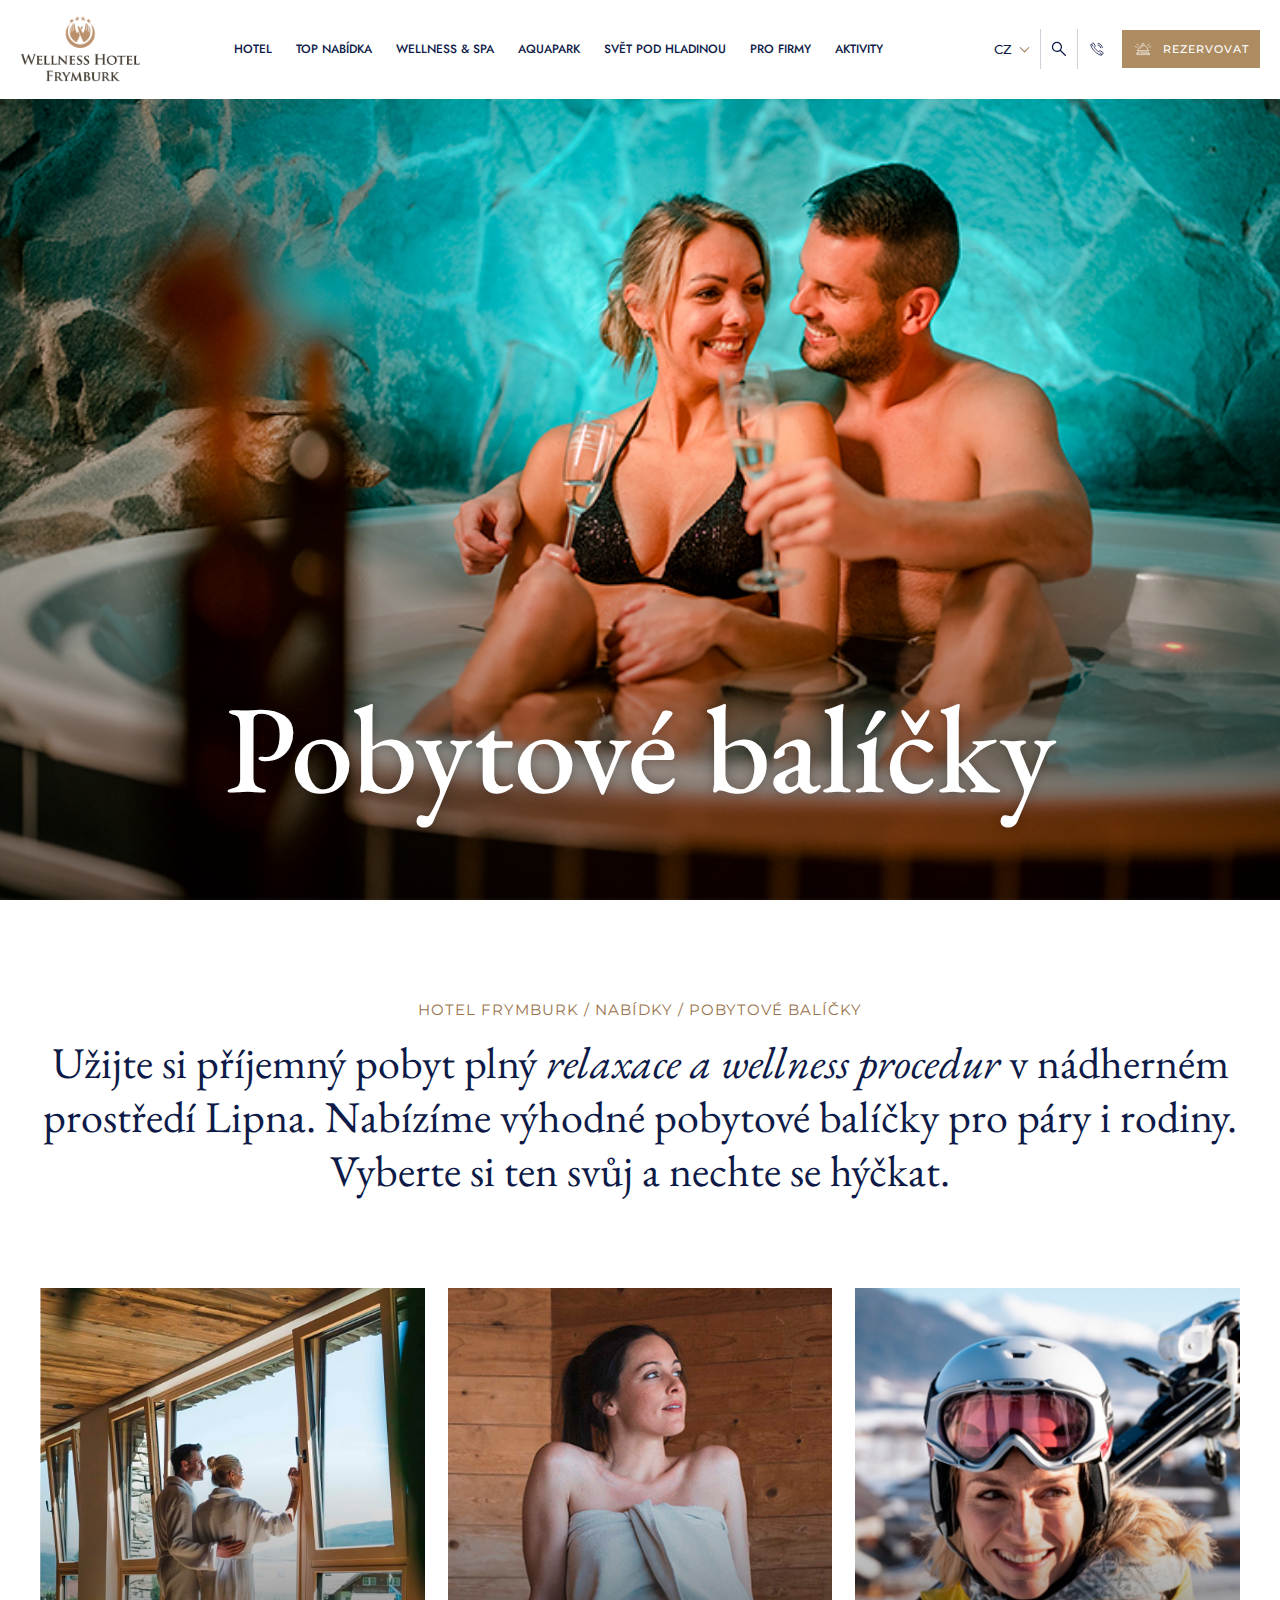
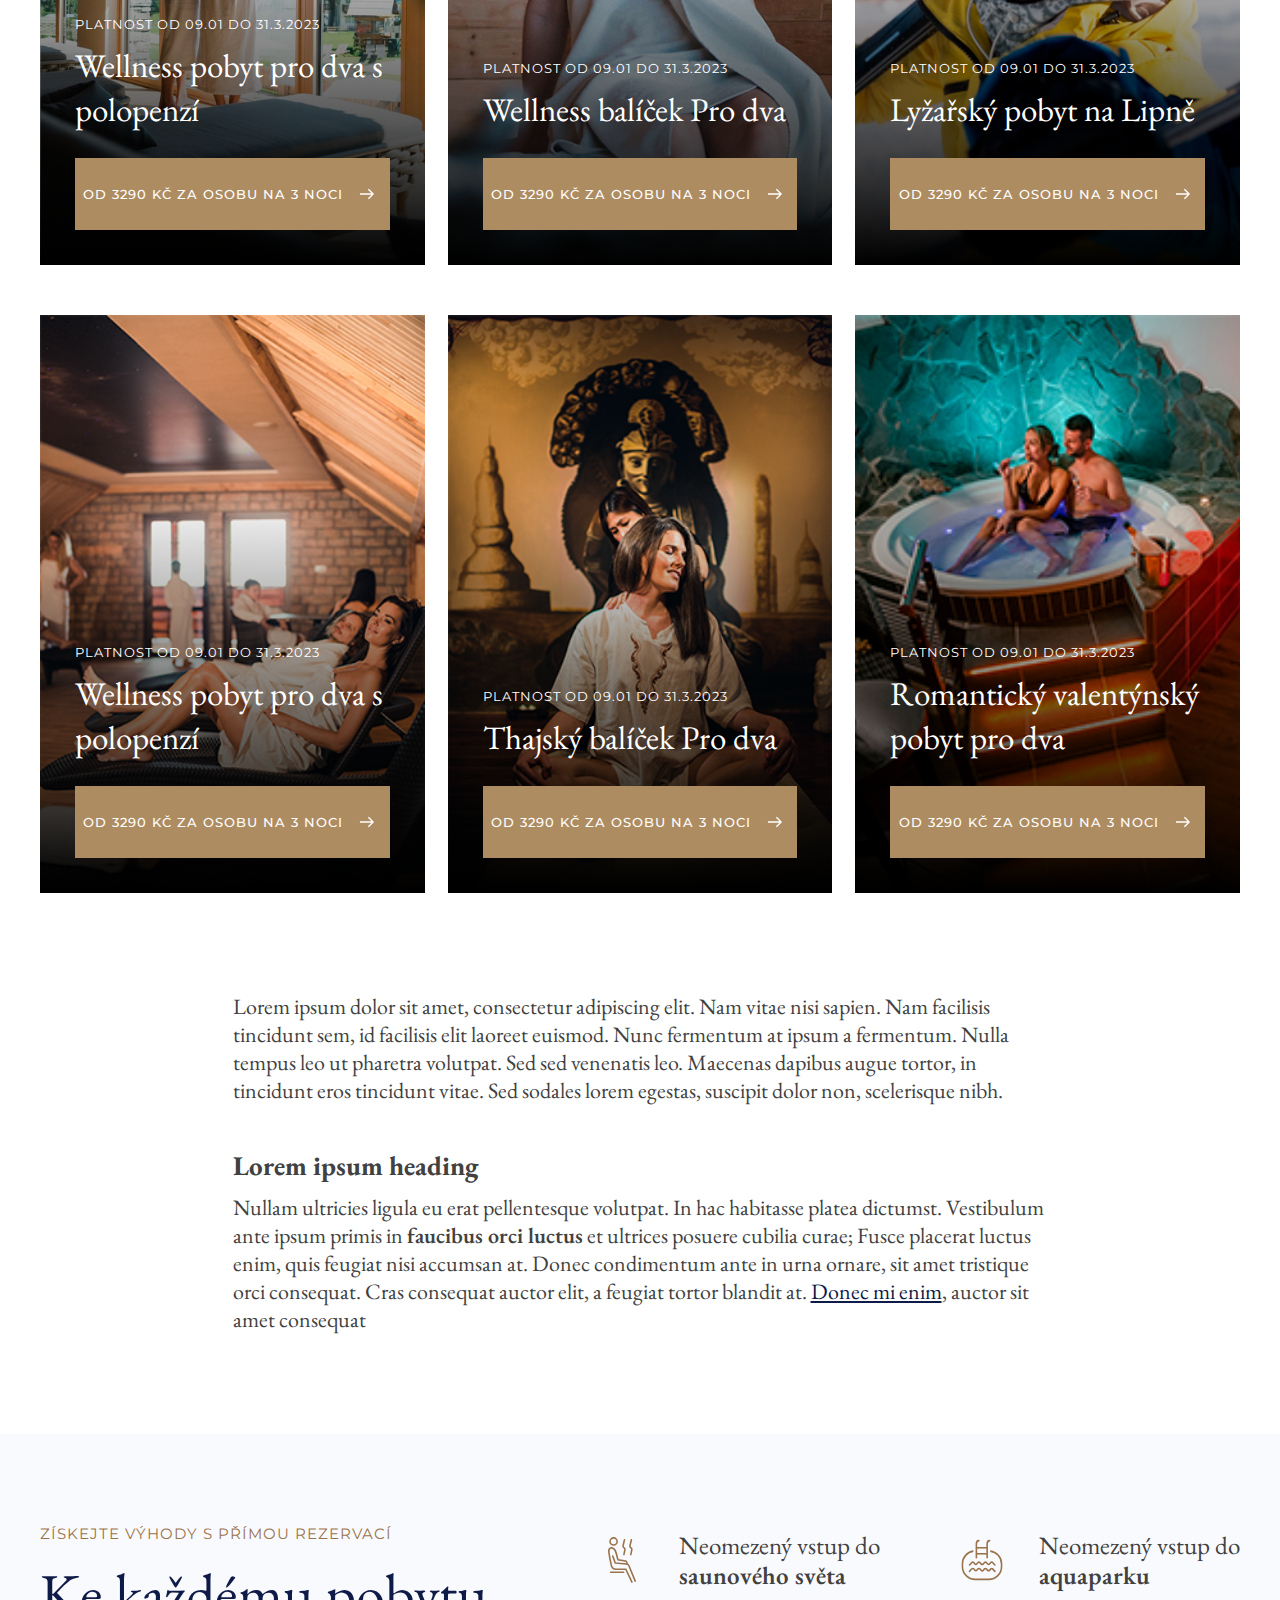
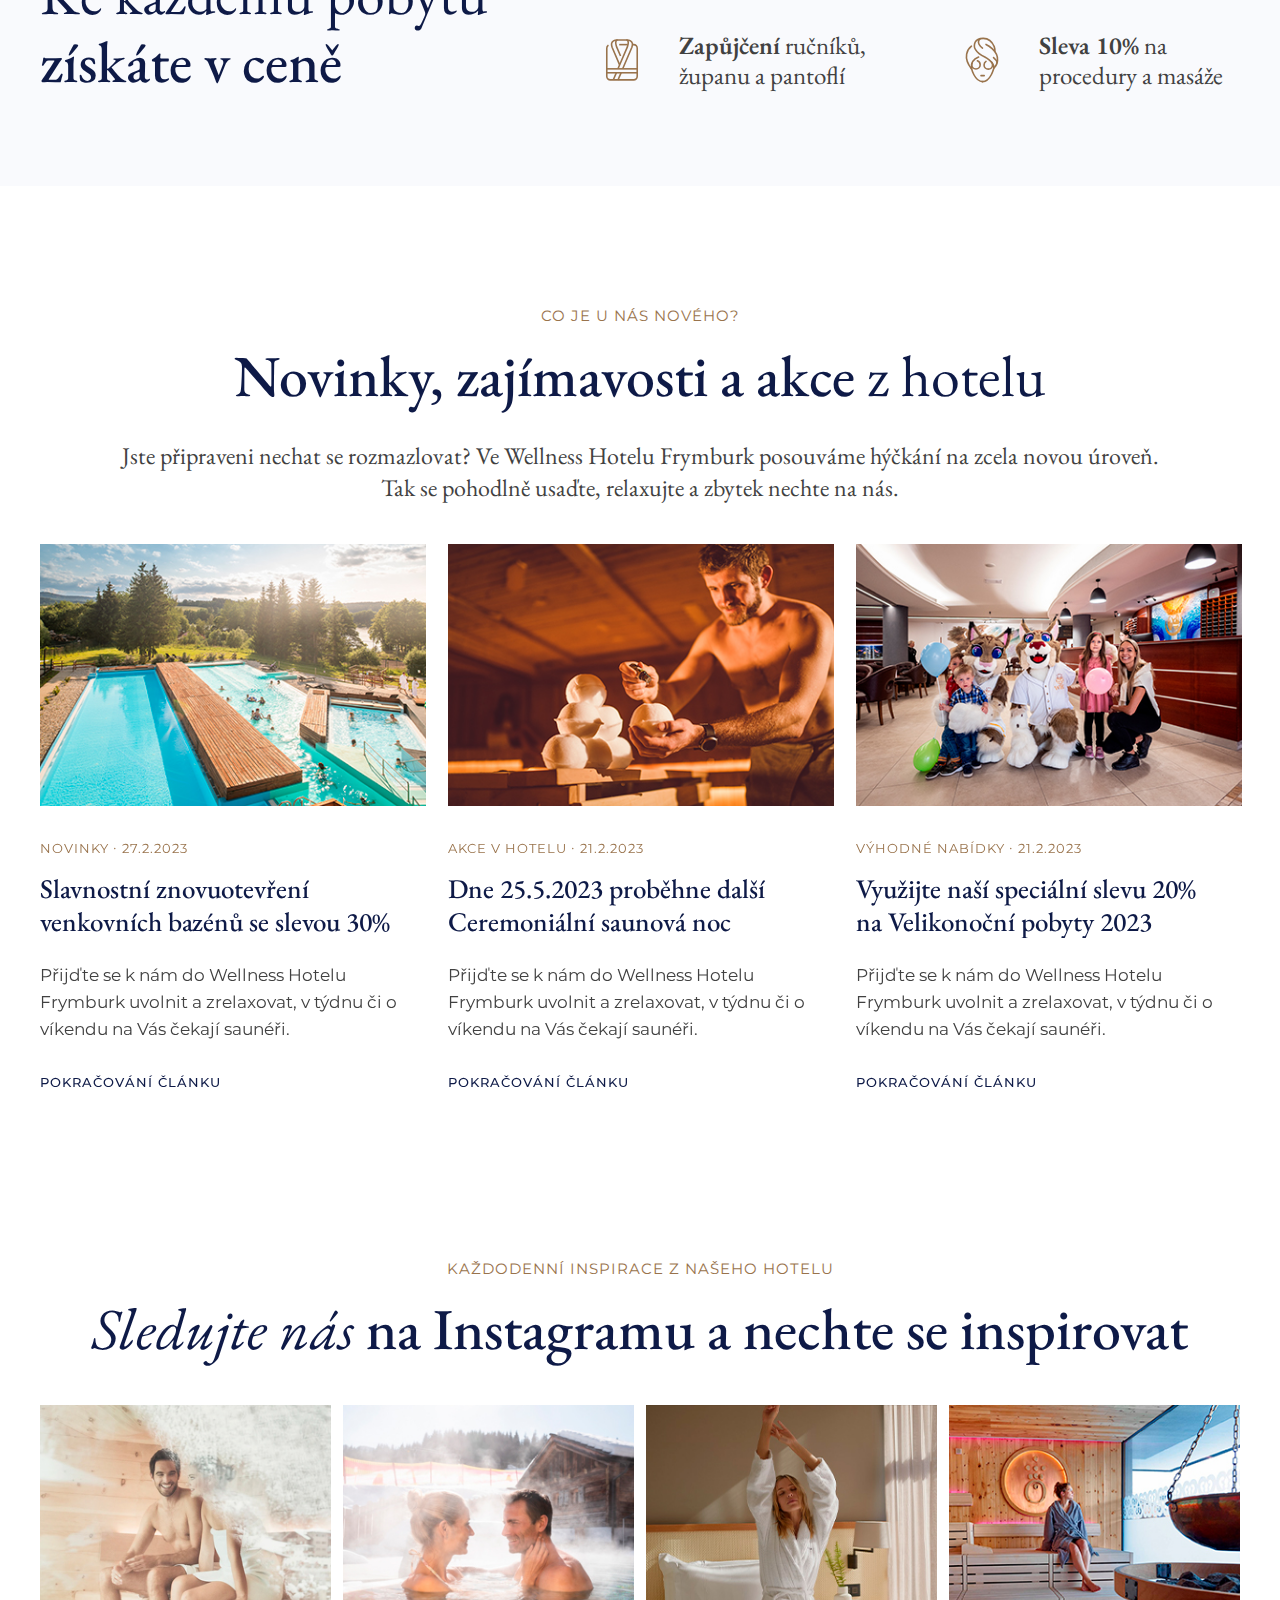
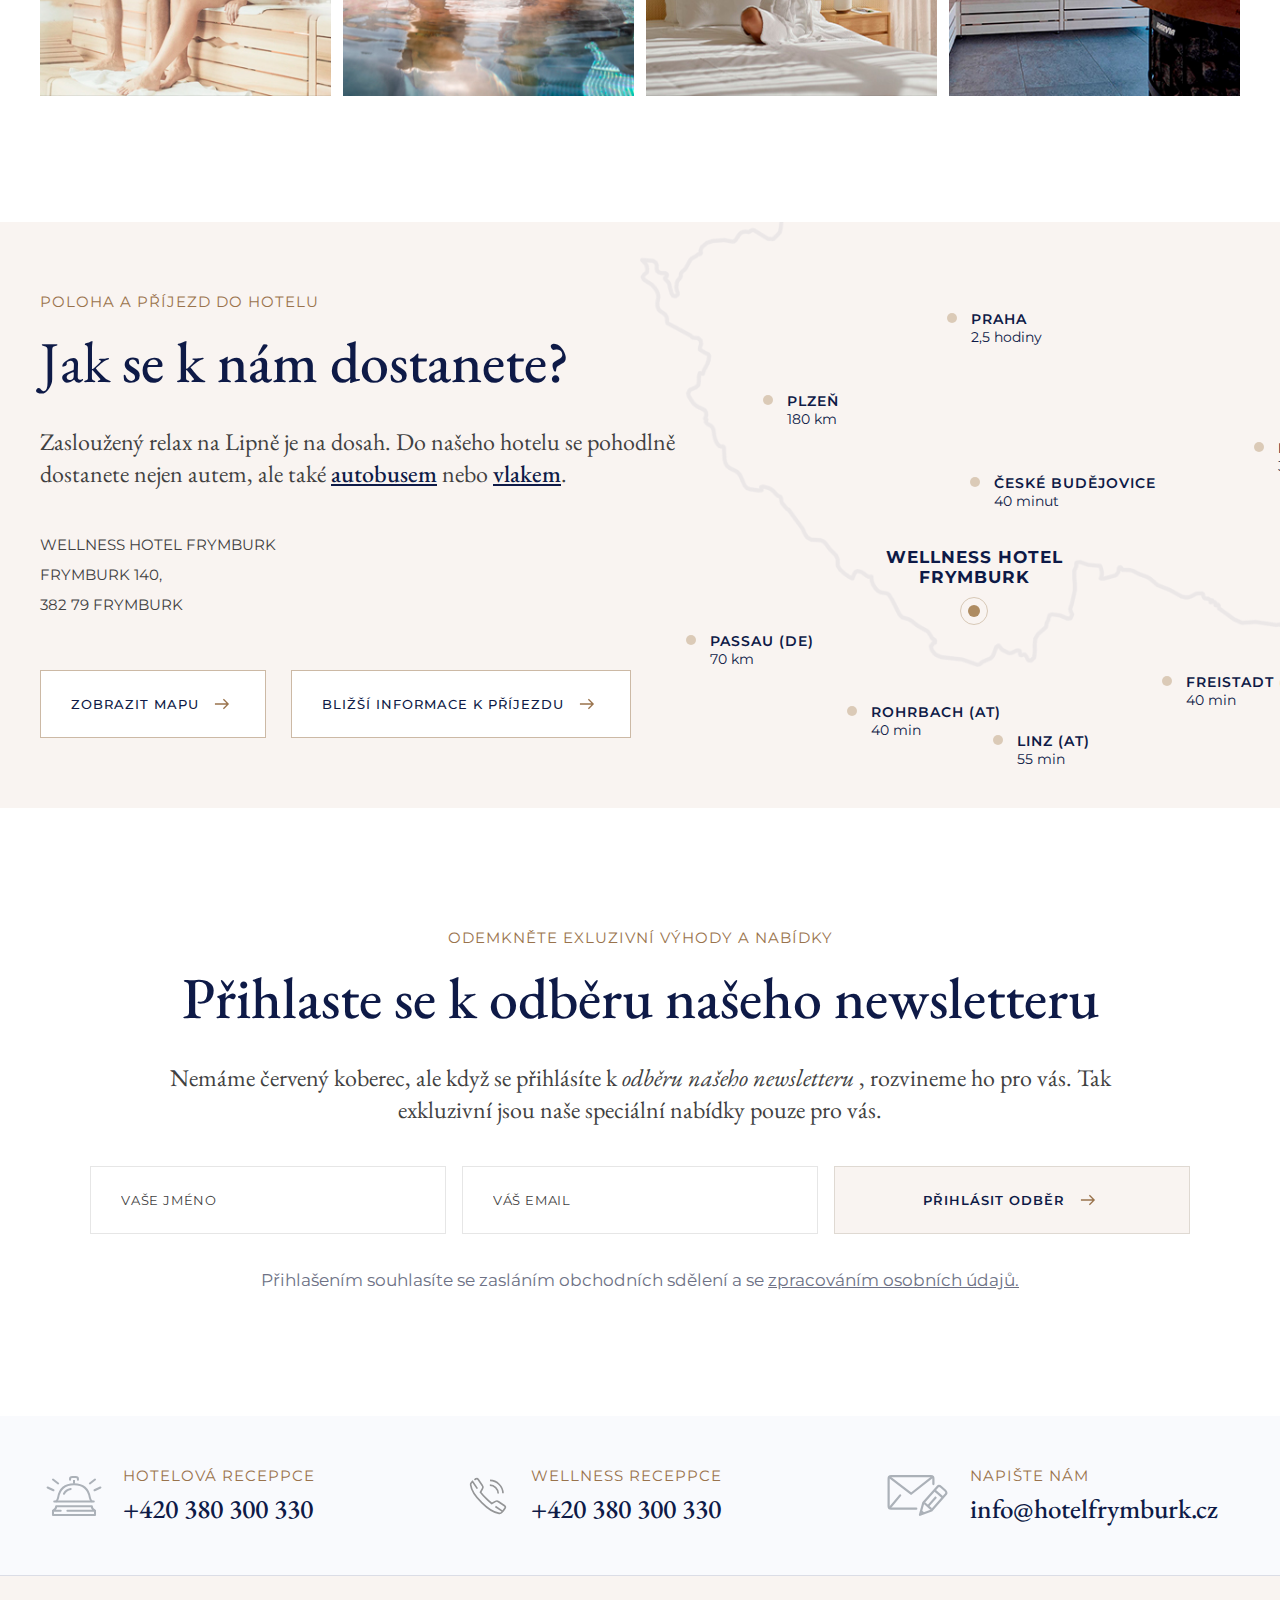
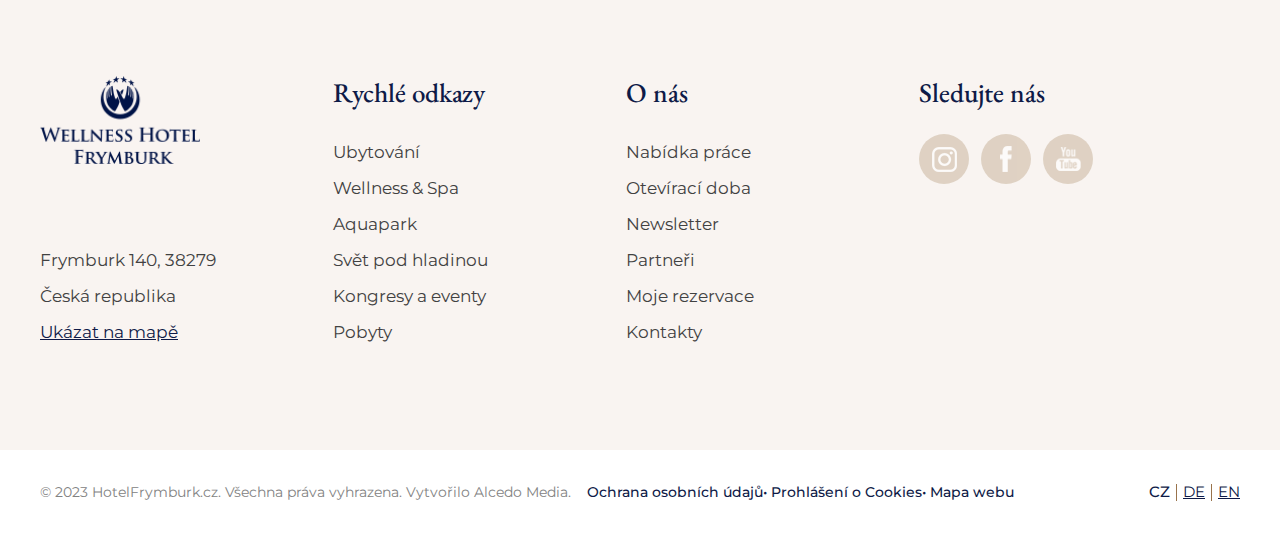
<file: accommodation.html>
<!DOCTYPE html>
<html lang="en">

<head>
    <meta charset="UTF-8" />
    <meta http-equiv="X-UA-Compatible" content="IE=edge" />
    <meta name="viewport" content="width=device-width, initial-scale=1.0" />
    <link rel="preconnect" href="https://fonts.googleapis.com">
    <link rel="preconnect" href="https://fonts.gstatic.com" crossorigin>
    <link
        href="https://fonts.googleapis.com/css2?family=EB+Garamond:ital,wght@0,400;0,500;0,600;0,700;0,800;1,400;1,500;1,600;1,700;1,800&family=Jost:wght@400;500;700&family=Montserrat:ital,wght@0,300;0,400;0,500;0,600;0,700;0,800;0,900;1,300;1,400;1,500;1,600;1,700;1,800;1,900&display=swap"
        rel="stylesheet">
    <link rel="stylesheet" href="css/main.css" />
    <title>Pobytové balíčky</title>
</head>

<body>
    <main class="main sm">
        <!-- header start
    =========================================== -->
        <header class="header light" id="header">
            <div class="headerMenu" id="headerMenu">
            </div>
            <div class="headerSearch low" id="searchMenu">
                <div class="headerSearch__inner">
                    <form action="" class="headerSearch__inner-form">
                        <span id="searchClose">
                            zavřít
                        </span>
                        <label for="searchInput">Prohledat web:</label>
                        <div class="headerSearch__inner-row">
                            <div class="input">
                                <input type="text" placeholder="Hledaný výraz..." id="searchInput">
                            </div>
                            <button type="submit" class="button secondary">
                                <span>
                                    <svg>
                                        <use xlink:href="#searchIcon"></use>
                                    </svg>
                                </span>
                                vyhledat
                            </button>
                        </div>
                    </form>
                </div>
            </div>
            <div class="auto__container">
                <div class="header__inner">
                    <a href="index.html" class="header__inner-logo">
                        <img class="light" src="./images/logo.png" alt="" />
                        <img class="dark" src="./images/logo-dark.png" alt="" />
                    </a>
                    <nav class="nav" id="menu">
                        <ul class="nav__inner">
                            <li>
                                <a id="navMenuBtn">
                                    hotel
                                </a>
                            </li>
                            <li>
                                <a href="#">
                                    top nabídka
                                </a>
                            </li>
                            <li>
                                <a href="spa.html">
                                    Wellness & spa
                                </a>
                            </li>
                            <li>
                                <a href="#">
                                    Aquapark
                                </a>
                            </li>
                            <li>
                                <a href="#">
                                    Svět pod hladinou
                                </a>
                            </li>
                            <li>
                                <a href="#">
                                    pro firmy
                                </a>
                            </li>
                            <li>
                                <a href="activity.html">
                                    aktivity
                                </a>
                            </li>
                            <div class="nav__inner-buttons">
                                <a href="tel:+420 374 768 687" class="button light">
                                    +420 374 768 687
                                </a>
                                <a href="#" class="button light">
                                    rezervovat
                                </a>
                                <div class="nav__inner-lang">
                                    <a href="#">
                                        deutsch
                                    </a>
                                    <hr>
                                    <a href="#">
                                        english
                                    </a>
                                </div>
                            </div>
                        </ul>
                        <div class="navMenu" id="navMenu">
                            <div class="navMenu__inner">
                                <div class="navMenu__inner-col">
                                    <a href="rooms.html">
                                        Naše pokoje
                                    </a>
                                    <a href="#">
                                        Ceník ubytování
                                    </a>
                                    <a href="#">
                                        Fotogalerie
                                    </a>
                                    <a href="#">
                                        Areál hotelu
                                    </a>
                                    <a href="#">
                                        Bezbariérový přístup
                                    </a>
                                </div>
                                <div class="navMenu__inner-col">
                                    <div class="navMenu__item">
                                        <h5 class="title5 navMenu__item-btn">
                                            Kongresy a firemní akce
                                        </h5>
                                        <div class="navMenu__item-dropdown">
                                            <a href="#">
                                                Multifunkční sály
                                            </a>
                                            <a href="#">
                                                Catering
                                            </a>
                                            <a href="#">
                                                Teambuilding
                                            </a>
                                        </div>
                                    </div>
                                    <a href="#">
                                        Pro školy
                                    </a>
                                </div>
                                <div class="navMenu__inner-col">
                                    <div class="navMenu__item">
                                        <h5 class="title5 navMenu__item-btn">
                                            Pro rodiny s dětmi
                                        </h5>
                                        <div class="navMenu__item-dropdown">
                                            <a href="water-world.html">
                                                Dětský vodní svět
                                            </a>
                                            <a href="#">
                                                Dětské masáže
                                            </a>
                                            <a href="#">
                                                Animační programy
                                            </a>
                                        </div>
                                    </div>
                                </div>
                            </div>
                        </div>
                    </nav>
                    <div class="header__inner-buttons">
                        <div class="lang">
                            <span>
                                cz
                            </span>
                            <div class="lang__menu">
                                <a href="#">EN</a>
                                <a href="#">DE</a>
                            </div>
                        </div>
                        <button class="header__inner-search" id="searchBtn">
                            <span>
                                <svg>
                                    <use xlink:href="#searchIcon"></use>
                                </svg>
                            </span>
                        </button>
                        <a href="#" class="header__inner-call">
                            <span>
                                <svg>
                                    <use xlink:href="#phone"></use>
                                </svg>
                            </span>
                        </a>
                        <a href="#" class="button uniq">
                            <span>
                                <svg>
                                    <use xlink:href="#bell"></use>
                                </svg>
                            </span>
                            rezervovat
                        </a>
                        <p class="header__inner-text">
                            MENU
                        </p>
                        <div class="burger" id="menuBtn">
                            <span></span>
                        </div>
                    </div>
                </div>
            </div>
        </header>
        <!-- header end
    =========================================== -->
        <!-- hero start
    =========================================== -->
        <section class="hero dark">
            <div class="hero__bg">
                <img src="./images/accomodation.jpg" alt="">
            </div>
            <div class="auto__container">
                <div class="hero__inner">
                    <div class="hero__inner-title">
                        <h1 class="title1 big">
                            Pobytové balíčky
                        </h1>
                    </div>
                </div>
            </div>
        </section>
        <!-- hero end
    =========================================== -->
        <!-- intro start
    =========================================== -->
        <section class="intro sm">
            <div class="auto__container">
                <div class="intro__inner">
                    <div class="intro__inner-title">
                        <h6 class="title6">
                            <a href="#">
                                hotel frymburk
                            </a>
                            /
                            <a href="#">
                                nabídky
                            </a>
                            /
                            <a href="#">
                                pobytové balíčky
                            </a>
                        </h6>
                        <h3 class="title3">
                            Užijte si příjemný pobyt plný <i>relaxace a wellness procedur</i> v nádherném prostředí
                            Lipna. Nabízíme výhodné pobytové balíčky pro páry i rodiny. Vyberte si ten svůj a nechte se
                            hýčkat.
                        </h3>
                    </div>
                    <div class="stay__inner-grid">
                        <div class="stayItem">
                            <div class="stayItem__inner">
                                <div class="stayItem__image">
                                    <img src="./images/stay/1.jpg" alt="">
                                </div>
                                <div class="stayItem__content">
                                    <h6 class="title6">
                                        Platnost od 09.01 do 31.3.2023
                                    </h6>
                                    <h4 class="title4">
                                        Wellness pobyt pro dva
                                        s polopenzí
                                    </h4>
                                    <ul>
                                        <li>
                                            skipas pro dva na Hochfichtu v ceně
                                        </li>
                                        <li>
                                            sportovní masáž pro dva
                                        </li>
                                        <li>
                                            polopenze pro dva v ceně
                                        </li>
                                    </ul>
                                    <a href="#" class="button secondary">
                                        od 3290 Kč za osobu na 3 noci
                                        <span>
                                            <svg>
                                                <use xlink:href="#arrow-long"></use>
                                            </svg>
                                        </span>
                                    </a>
                                </div>
                            </div>
                        </div>
                        <div class="stayItem">
                            <div class="stayItem__inner">
                                <div class="stayItem__image">
                                    <img src="./images/stay/2.jpg" alt="">
                                </div>
                                <div class="stayItem__content">
                                    <h6 class="title6">
                                        Platnost od 09.01 do 31.3.2023
                                    </h6>
                                    <h4 class="title4">
                                        Wellness balíček Pro dva
                                    </h4>
                                    <ul>
                                        <li>
                                            skipas pro dva na Hochfichtu v ceně
                                        </li>
                                        <li>
                                            sportovní masáž pro dva
                                        </li>
                                        <li>
                                            polopenze pro dva v ceně
                                        </li>
                                    </ul>
                                    <a href="#" class="button secondary">
                                        od 3290 Kč za osobu na 3 noci
                                        <span>
                                            <svg>
                                                <use xlink:href="#arrow-long"></use>
                                            </svg>
                                        </span>
                                    </a>
                                </div>
                            </div>
                        </div>
                        <div class="stayItem">
                            <div class="stayItem__inner">
                                <div class="stayItem__image">
                                    <img src="./images/stay/3.jpg" alt="">
                                </div>
                                <div class="stayItem__content">
                                    <h6 class="title6">
                                        Platnost od 09.01 do 31.3.2023
                                    </h6>
                                    <h4 class="title4">
                                        Lyžařský pobyt na Lipně
                                    </h4>
                                    <ul>
                                        <li>
                                            skipas pro dva na Hochfichtu v ceně
                                        </li>
                                        <li>
                                            sportovní masáž pro dva
                                        </li>
                                        <li>
                                            polopenze pro dva v ceně
                                        </li>
                                    </ul>
                                    <a href="#" class="button secondary">
                                        od 3290 Kč za osobu na 3 noci
                                        <span>
                                            <svg>
                                                <use xlink:href="#arrow-long"></use>
                                            </svg>
                                        </span>
                                    </a>
                                </div>
                            </div>
                        </div>
                        <div class="stayItem">
                            <div class="stayItem__inner">
                                <div class="stayItem__image">
                                    <img src="./images/stay/4.jpg" alt="">
                                </div>
                                <div class="stayItem__content">
                                    <h6 class="title6">
                                        Platnost od 09.01 do 31.3.2023
                                    </h6>
                                    <h4 class="title4">
                                        Wellness pobyt pro dva
                                        s polopenzí
                                    </h4>
                                    <ul>
                                        <li>
                                            skipas pro dva na Hochfichtu v ceně
                                        </li>
                                        <li>
                                            sportovní masáž pro dva
                                        </li>
                                        <li>
                                            polopenze pro dva v ceně
                                        </li>
                                    </ul>
                                    <a href="#" class="button secondary">
                                        od 3290 Kč za osobu na 3 noci
                                        <span>
                                            <svg>
                                                <use xlink:href="#arrow-long"></use>
                                            </svg>
                                        </span>
                                    </a>
                                </div>
                            </div>
                        </div>
                        <div class="stayItem">
                            <div class="stayItem__inner">
                                <div class="stayItem__image">
                                    <img src="./images/stay/5.jpg" alt="">
                                </div>
                                <div class="stayItem__content">
                                    <h6 class="title6">
                                        Platnost od 09.01 do 31.3.2023
                                    </h6>
                                    <h4 class="title4">
                                        Thajský balíček Pro dva
                                    </h4>
                                    <ul>
                                        <li>
                                            skipas pro dva na Hochfichtu v ceně
                                        </li>
                                        <li>
                                            sportovní masáž pro dva
                                        </li>
                                        <li>
                                            polopenze pro dva v ceně
                                        </li>
                                    </ul>
                                    <a href="#" class="button secondary">
                                        od 3290 Kč za osobu na 3 noci
                                        <span>
                                            <svg>
                                                <use xlink:href="#arrow-long"></use>
                                            </svg>
                                        </span>
                                    </a>
                                </div>
                            </div>
                        </div>
                        <div class="stayItem">
                            <div class="stayItem__inner">
                                <div class="stayItem__image big">
                                    <img src="./images/stay/6.jpg" alt="">
                                </div>
                                <div class="stayItem__content">
                                    <h6 class="title6">
                                        Platnost od 09.01 do 31.3.2023
                                    </h6>
                                    <h4 class="title4">
                                        Romantický valentýnský
                                        pobyt pro dva
                                    </h4>
                                    <ul>
                                        <li>
                                            skipas pro dva na Hochfichtu v ceně
                                        </li>
                                        <li>
                                            sportovní masáž pro dva
                                        </li>
                                        <li>
                                            polopenze pro dva v ceně
                                        </li>
                                    </ul>
                                    <a href="#" class="button secondary">
                                        od 3290 Kč za osobu na 3 noci
                                        <span>
                                            <svg>
                                                <use xlink:href="#arrow-long"></use>
                                            </svg>
                                        </span>
                                    </a>
                                </div>
                            </div>
                        </div>
                    </div>
                    <div class="intro__inner-text">
                        <p class="paragraph">
                            Lorem ipsum dolor sit amet, consectetur adipiscing elit. Nam vitae nisi sapien. Nam
                            facilisis tincidunt sem, id facilisis elit laoreet euismod. Nunc fermentum at ipsum a
                            fermentum. Nulla tempus leo ut pharetra volutpat. Sed sed venenatis leo. Maecenas dapibus
                            augue tortor, in tincidunt eros tincidunt vitae. Sed sodales lorem egestas, suscipit dolor
                            non, scelerisque nibh.
                        </p>
                        <h5 class="title5">
                            Lorem ipsum heading
                        </h5>
                        <p class="paragraph">
                            Nullam ultricies ligula eu erat pellentesque volutpat. In hac habitasse platea dictumst.
                            Vestibulum ante ipsum primis in <b>faucibus orci luctus</b> et ultrices posuere cubilia
                            curae; Fusce placerat luctus enim, quis feugiat nisi accumsan at. Donec condimentum ante in
                            urna ornare, sit amet tristique orci consequat. Cras consequat auctor elit, a feugiat tortor
                            blandit at.
                            <a href="#">
                                Donec mi enim</a>, auctor sit amet consequat
                        </p>
                    </div>
                </div>
            </div>
        </section>
        <!-- intro end
=========================================== -->
        <!-- benefits start
    =========================================== -->
        <section class="benefits">
            <div class="auto__container">
                <div class="benefits__inner">
                    <div class="benefits__inner-content">
                        <h6 class="title6">
                            získejte výhody s přímou rezervací
                        </h6>
                        <h2 class="title2">
                            Ke každému pobytu <strong>získáte v ceně</strong>
                        </h2>
                    </div>
                    <div class="benefits__inner-row">
                        <div class="benefitsItem">
                            <div class="benefitsItem__icon">
                                <img src="./images/benefits/sauna.svg" alt="">
                            </div>
                            <p class="paragraph">
                                Neomezený vstup do <br> <strong>saunového světa</strong>
                            </p>
                        </div>
                        <div class="benefitsItem">
                            <div class="benefitsItem__icon big">
                                <img src="./images/benefits/pool.svg" alt="">
                            </div>
                            <p class="paragraph">
                                Neomezený vstup <br>
                                do <strong>aquaparku</strong>
                            </p>
                        </div>
                        <div class="benefitsItem">
                            <div class="benefitsItem__icon">
                                <img src="./images/benefits/dress.svg" alt="">
                            </div>
                            <p class="paragraph">
                                <strong>Zapůjčení</strong> ručníků, <br>
                                županu a pantoflí
                            </p>
                        </div>
                        <div class="benefitsItem">
                            <div class="benefitsItem__icon">
                                <img src="./images/benefits/faceMask.svg" alt="">
                            </div>
                            <p class="paragraph">
                                <strong>Sleva 10%</strong> na <br>
                                procedury a masáže
                            </p>
                        </div>
                    </div>
                </div>
            </div>
        </section>
        <!-- benefits end
    =========================================== -->
        <!-- news start
    =========================================== -->
        <section class="news">
            <div class="auto__container">
                <div class="news__inner">
                    <div class="news__inner-title">
                        <h6 class="title6">
                            co je u nás nového?
                        </h6>
                        <h2 class="title2">
                            <strong>Novinky, zajímavosti a akce</strong> z hotelu
                        </h2>
                        <p class="paragraph big">
                            Jste připraveni nechat se rozmazlovat? Ve Wellness Hotelu Frymburk posouváme hýčkání na
                            zcela novou
                            úroveň. <br> Tak se pohodlně usaďte, relaxujte a zbytek nechte na nás.
                        </p>
                    </div>
                    <div class="news__inner-row-wrapper">
                        <div class="news__inner-row">
                            <div class="newsItem">
                                <div class="newsItem__inner">
                                    <a href="#" class="newsItem__image">
                                        <img src="./images/news/1.jpg" alt="">
                                    </a>
                                    <div class="newsItem__content">
                                        <h6 class="title6">
                                            novinky ∙ 27.2.2023
                                        </h6>
                                        <h5 class="title5">
                                            <a href="#">
                                                Slavnostní znovuotevření venkovních bazénů se slevou 30%
                                            </a>
                                        </h5>
                                        <p class="paragraph sm">
                                            Přijďte se k nám do Wellness Hotelu Frymburk uvolnit a zrelaxovat, v týdnu
                                            či o víkendu na Vás
                                            čekají saunéři.
                                        </p>
                                        <a href="#">
                                            pokračování článku
                                        </a>
                                    </div>
                                </div>
                            </div>
                            <div class="newsItem">
                                <div class="newsItem__inner">
                                    <a href="#" class="newsItem__image">
                                        <img src="./images/news/2.jpg" alt="">
                                    </a>
                                    <div class="newsItem__content">
                                        <h6 class="title6">
                                            akce v hotelu ∙ 21.2.2023
                                        </h6>
                                        <h5 class="title5">
                                            <a href="#">
                                                Dne 25.5.2023 proběhne další Ceremoniální saunová noc
                                            </a>
                                        </h5>
                                        <p class="paragraph sm">
                                            Přijďte se k nám do Wellness Hotelu Frymburk uvolnit a zrelaxovat, v týdnu
                                            či o víkendu na Vás
                                            čekají saunéři.
                                        </p>
                                        <a href="#">
                                            pokračování článku
                                        </a>
                                    </div>
                                </div>
                            </div>
                            <div class="newsItem">
                                <div class="newsItem__inner">
                                    <a href="#" class="newsItem__image">
                                        <img src="./images/news/3.jpg" alt="">
                                    </a>
                                    <div class="newsItem__content">
                                        <h6 class="title6">
                                            výhodné nabídky ∙ 21.2.2023
                                        </h6>
                                        <h5 class="title5">
                                            <a href="#">
                                                Využijte naší speciální slevu 20% na Velikonoční pobyty 2023
                                            </a>
                                        </h5>
                                        <p class="paragraph sm">
                                            Přijďte se k nám do Wellness Hotelu Frymburk uvolnit a zrelaxovat, v týdnu
                                            či o víkendu na Vás
                                            čekají saunéři.
                                        </p>
                                        <a href="#">
                                            pokračování článku
                                        </a>
                                    </div>
                                </div>
                            </div>
                        </div>
                        <div class="arrows">
                            <button type="button" class="prev">
                                <svg>
                                    <use xlink:href="#arrow-right"></use>
                                </svg>
                            </button type="button">
                            <button type="button" class="next">
                                <svg>
                                    <use xlink:href="#arrow-right"></use>
                                </svg>
                            </button type="button">
                        </div>
                    </div>
                </div>
            </div>
        </section>
        <!-- news end
    =========================================== -->
        <!-- follow start
    =========================================== -->
        <section class="follow">
            <div class="auto__container">
                <div class="follow__inner">
                    <div class="follow__inner-title">
                        <h6 class="title6">
                            každodenní inspirace z našeho hotelu
                        </h6>
                        <h2 class="title2">
                            <i>Sledujte nás</i> <strong> na Instagramu a nechte se inspirovat</strong>
                        </h2>
                    </div>
                    <div class="follow__inner-row">
                        <a href="#" class="followItem">
                            <div class="followItem__image">
                                <img src="./images/follow/1.jpg" alt="">
                            </div>
                            <div class="followItem__content">
                                <div class="followItem__content-icon">
                                    <img src="./images/icons/social/instagram.png" alt="">
                                </div>
                            </div>
                        </a>
                        <a href="#" class="followItem">
                            <div class="followItem__image">
                                <img src="./images/follow/2.jpg" alt="">
                            </div>
                            <div class="followItem__content">
                                <div class="followItem__content-icon">
                                    <img src="./images/icons/social/instagram.png" alt="">
                                </div>
                            </div>
                        </a>
                        <a href="#" class="followItem">
                            <div class="followItem__image">
                                <img src="./images/follow/3.jpg" alt="">
                            </div>
                            <div class="followItem__content">
                                <div class="followItem__content-icon">
                                    <img src="./images/icons/social/instagram.png" alt="">
                                </div>
                            </div>
                        </a>
                        <a href="#" class="followItem">
                            <div class="followItem__image">
                                <img src="./images/follow/4.jpg" alt="">
                            </div>
                            <div class="followItem__content">
                                <div class="followItem__content-icon">
                                    <img src="./images/icons/social/instagram.png" alt="">
                                </div>
                            </div>
                        </a>
                    </div>
                </div>
            </div>
        </section>
        <!-- follow end
    =========================================== -->
        <!-- location start
    =========================================== -->
        <section class="location">
            <div class="auto__container">
                <div class="location__inner">
                    <div class="location__inner-content">
                        <h6 class="title6">
                            Poloha a příjezd do hotelu
                        </h6>
                        <h2 class="title2">
                            Jak <strong>se k nám dostanete?</strong>
                        </h2>
                        <p class="paragraph big">
                            Zasloužený relax na Lipně je na dosah. Do našeho hotelu se pohodlně dostanete nejen autem,
                            ale také <a href="#">autobusem</a> nebo <a href="#">vlakem</a>.
                        </p>
                        <p class="paragraph sm">
                            Wellness Hotel Frymburk <br>
                            Frymburk 140, <br>
                            382 79 FRYMBURK
                        </p>
                        <div class="location__inner-buttons">
                            <a href="#" class="button light">
                                zobrazit mapu
                                <span>
                                    <svg>
                                        <use xlink:href="#arrow-long"></use>
                                    </svg>
                                </span>
                            </a>
                            <a href="#" class="button light">
                                bližší informace k příjezdu
                                <span>
                                    <svg>
                                        <use xlink:href="#arrow-long"></use>
                                    </svg>
                                </span>
                            </a>
                        </div>
                    </div>
                    <div class="location__inner-map">
                        <img src="./images/map.png" alt="">
                        <div class="locationItem__wrapper">
                            <div class="locationItem">
                                <h6 class="title6">
                                    praha
                                </h6>
                                <p class="paragraph">
                                    2,5 hodiny
                                </p>
                            </div>
                            <div class="locationItem">
                                <h6 class="title6">
                                    plzeň
                                </h6>
                                <p class="paragraph">
                                    180 km
                                </p>
                            </div>
                            <div class="locationItem">
                                <h6 class="title6">
                                    české budějovice
                                </h6>
                                <p class="paragraph">
                                    40 minut
                                </p>
                            </div>
                            <div class="locationItem">
                                <h6 class="title6">
                                    brno
                                </h6>
                                <p class="paragraph">
                                    3,5 hodiny
                                </p>
                            </div>
                            <div class="locationItem main">
                                <h6 class="title6">
                                    Wellness hotel <br> frymburk
                                </h6>
                                <span></span>
                            </div>
                            <div class="locationItem">
                                <h6 class="title6">
                                    Passau (DE)
                                </h6>
                                <p class="paragraph">
                                    70 km
                                </p>
                            </div>
                            <div class="locationItem">
                                <h6 class="title6">
                                    rohrbach (AT)
                                </h6>
                                <p class="paragraph">
                                    40 min
                                </p>
                            </div>
                            <div class="locationItem">
                                <h6 class="title6">
                                    Linz (AT)
                                </h6>
                                <p class="paragraph">
                                    55 min
                                </p>
                            </div>
                            <div class="locationItem">
                                <h6 class="title6">
                                    freistadt (AT)
                                </h6>
                                <p class="paragraph">
                                    40 min
                                </p>
                            </div>
                        </div>

                    </div>
                </div>
            </div>
        </section>
        <!-- location end
    =========================================== -->
        <!-- newsletter start
    =========================================== -->
        <section class="newsletter">
            <div class="auto__container">
                <div class="newsletter__inner">
                    <div class="newsletter__inner-title">
                        <h6 class="title6">
                            odemkněte exluzivní výhody a nabídky
                        </h6>
                        <h2 class="title2">
                            Přihlaste se k odběru našeho newsletteru
                        </h2>
                        <p class="paragraph big">
                            Nemáme červený koberec, ale když se přihlásíte k <i>odběru našeho newsletteru</i> ,
                            rozvineme ho pro vás.
                            Tak exkluzivní jsou naše speciální nabídky pouze pro vás.
                        </p>
                    </div>
                    <form action="" class="newsletter__inner-form">
                        <div class="input">
                            <input type="text" placeholder="vaše jméno">
                        </div>
                        <div class="input">
                            <input type="email" placeholder="váš email">
                        </div>
                        <button type="submit" class="button light">
                            přihlásit odběr
                            <span>
                                <svg>
                                    <use xlink:href="#arrow-long"></use>
                                </svg>
                            </span>
                        </button>
                    </form>
                    <p class="paragraph">
                        Přihlašením souhlasíte se zasláním obchodních sdělení a se
                        <a href="#">zpracováním osobních údajů.</a>
                    </p>
                </div>
            </div>
        </section>
        <!-- newsletter end
    =========================================== -->
        <!-- contact start
    =========================================== -->
        <section class="contact">
            <div class="auto__container">
                <div class="contact__inner">
                    <a href="tel:+420 380 300 330" class="contactItem">
                        <div class="contactItem__icon big">
                            <img src="./images/icons/bell.svg" alt="">
                        </div>
                        <div class="contactItem__content">
                            <h6 class="title6">
                                Hotelová receppce
                            </h6>
                            <h5 class="title5">
                                +420 380 300 330
                            </h5>
                        </div>
                    </a>
                    <a href="tel:+420 380 300 330" class="contactItem">
                        <div class="contactItem__icon">
                            <img src="./images/icons/phone.svg" alt="">
                        </div>
                        <div class="contactItem__content">
                            <h6 class="title6">
                                wellness receppce
                            </h6>
                            <h5 class="title5">
                                +420 380 300 330
                            </h5>
                        </div>
                    </a>
                    <a href="mailto:info@hotelfrymburk.cz" class="contactItem">
                        <div class="contactItem__icon ex">
                            <img src="./images/icons/mail.svg" alt="">
                        </div>
                        <div class="contactItem__content">
                            <h6 class="title6">
                                napište nám
                            </h6>
                            <h5 class="title5">
                                info@hotelfrymburk.cz
                            </h5>
                        </div>
                    </a>
                </div>
            </div>
        </section>
        <!-- contact end
    =========================================== -->
        <!-- footer start
    =========================================== -->
        <footer class="footer">
            <div class="auto__container">
                <div class="footer__inner">
                    <div class="footer__inner-col">
                        <div class="footer__inner-logo">
                            <img src="./images/footer-logo.png" alt="">
                        </div>
                        <p class="paragraph sm">
                            Frymburk 140, 38279 <br>
                            Česká republika <br>
                            <a href="#">
                                Ukázat na mapě
                            </a>
                        </p>
                    </div>
                    <div class="footer__inner-col">
                        <h5 class="title5">
                            Rychlé odkazy
                        </h5>
                        <a href="#">
                            Ubytování
                        </a>
                        <a href="#">
                            Wellness & Spa
                        </a>
                        <a href="#">
                            Aquapark
                        </a>
                        <a href="#">
                            Svět pod hladinou
                        </a>
                        <a href="#">
                            Kongresy a eventy
                        </a>
                        <a href="#">
                            Pobyty
                        </a>
                    </div>
                    <div class="footer__inner-col">
                        <h5 class="title5">
                            O nás
                        </h5>
                        <a href="#">
                            Nabídka práce
                        </a>
                        <a href="#">
                            Otevírací doba
                        </a>
                        <a href="#">
                            Newsletter
                        </a>
                        <a href="#">
                            Partneři
                        </a>
                        <a href="#">
                            Moje rezervace
                        </a>
                        <a href="#">
                            Kontakty
                        </a>
                    </div>
                    <div class="footer__inner-col">
                        <h5 class="title5">
                            Sledujte nás
                        </h5>
                        <div class="footer__inner-social">
                            <a href="#">
                                <img src="./images/icons/social/instagram.png" alt="">
                            </a>
                            <a href="#" class="thin">
                                <img src="./images/icons/social/facebook.png" alt="">
                            </a>
                            <a href="#">
                                <img src="./images/icons/social/youtube.png" alt="">
                            </a>
                        </div>
                    </div>
                </div>
            </div>
        </footer>
        <div class="copy">
            <div class="auto__container">
                <div class="copy__inner">
                    <div class="copy__inner-text">
                        <p class="paragraph">
                            © 2023 HotelFrymburk.cz. Všechna práva vyhrazena. Vytvořilo Alcedo Media.
                        </p>
                        <div class="copy__inner-links">
                            <a href="#">
                                Ochrana osobních údajů
                            </a>
                            <a href="#">
                                <b>•</b> Prohlášení o Cookies
                            </a>
                            <a href="#">
                                <b>•</b> Mapa webu
                            </a>
                        </div>
                    </div>
                    <div class="copy__inner-lang">
                        <a href="#" class="active">
                            cz
                        </a>
                        <hr>
                        <a href="#">
                            DE
                        </a>
                        <hr>
                        <a href="#">
                            EN
                        </a>
                    </div>
                </div>
            </div>
        </div>
        <!-- footer end
    =========================================== -->
    </main>
    <!-- Sprites
    =========================================== -->
    <svg style="display: none">
        <symbol id="arrow-right" viewBox="0 96 960 960">
            <g>
                <path
                    d="m480 880.614-42.768-42.153 232.462-232.462H175.386v-59.998h494.308L437.232 313.539 480 271.386 784.614 576 480 880.614Z" />
            </g>
        </symbol>
        <symbol id="arrow-long" viewBox="0 96 960 960">
            <g>
                <path
                    d="m561.923 802.153-42.153-43.384 152.77-152.77H171.924v-59.998H672.54l-152.77-152.77 42.153-43.384L788.076 576 561.923 802.153Z" />
            </g>
        </symbol>
        <symbol id="searchIcon" viewBox="0 96 960 960">
            <g>
                <path
                    d="M781.692 919.076 530.461 667.845q-30 24.769-69 38.769t-80.692 14q-102.55 0-173.582-71.014t-71.032-173.537q0-102.524 71.014-173.601 71.014-71.076 173.538-71.076 102.523 0 173.6 71.032T625.384 476q0 42.846-14.385 81.846-14.385 39-38.385 67.846l251.231 251.231-42.153 42.153Zm-400.923-258.46q77.308 0 130.962-53.654Q565.385 553.308 565.385 476q0-77.308-53.654-130.962-53.654-53.654-130.962-53.654-77.308 0-130.962 53.654Q196.154 398.692 196.154 476q0 77.308 53.653 130.962 53.654 53.654 130.962 53.654Z" />
            </g>
        </symbol>
        <symbol id="bell" viewBox="0 0 85 85">
            <g>
                <g>
                    <line fill="none" stroke="currentColor" stroke-linecap="round" stroke-miterlimit="10"
                        stroke-width="2.5" x1="17.793" x2="67.208" y1="49.275" y2="49.275" />
                    <line fill="none" stroke="currentColor" stroke-miterlimit="10" stroke-width="2.5" x1="42.5"
                        x2="42.5" y1="27.057" y2="22.39" />
                    <g>
                        <g>
                            <line fill="none" stroke="currentColor" stroke-linecap="round" stroke-miterlimit="10"
                                stroke-width="2.5" x1="62.311" x2="68.764" y1="26.871" y2="21.934" />
                            <line fill="none" stroke="currentColor" stroke-linecap="round" stroke-miterlimit="10"
                                stroke-width="2.5" x1="68.152" x2="75.51" y1="35.323" y2="31.876" />
                        </g>
                        <g>
                            <line fill="none" stroke="currentColor" stroke-linecap="round" stroke-miterlimit="10"
                                stroke-width="2.5" x1="22.689" x2="16.236" y1="26.871" y2="21.934" />
                            <line fill="none" stroke="currentColor" stroke-linecap="round" stroke-miterlimit="10"
                                stroke-width="2.5" x1="16.848" x2="9.491" y1="35.323" y2="31.876" />
                        </g>
                    </g>
                    <g>
                        <path
                            d="     M68.779,66.394v-5.577c-4-1.397-4-5.418-4-5.418H20.221c0,0,0,4.021-4,5.418v5.577H68.779z"
                            fill="none" stroke="currentColor" stroke-linecap="round" stroke-linejoin="round"
                            stroke-miterlimit="10" stroke-width="2.5" />
                    </g>
                    <path
                        d="M64.707,49.131    c-1.666-1.846-2.183-3.607-2.356-4.668c-1.558-9.495-6.845-16.738-19.851-16.738c-13.005,0-18.292,7.243-19.85,16.738    c-0.174,1.061-0.69,2.822-2.356,4.668"
                        fill="none" stroke="currentColor" stroke-linecap="round" stroke-miterlimit="10"
                        stroke-width="2.5" />
                    <path d="M38.374,33.73    c-4.025,0.728-6.749,2.665-8.433,6.032" fill="none" stroke="currentColor"
                        stroke-linecap="round" stroke-miterlimit="10" stroke-width="2.5" />
                    <line fill="none" stroke="currentColor" stroke-linecap="round" stroke-linejoin="round"
                        stroke-miterlimit="10" stroke-width="2.5" x1="68.236" x2="34.208" y1="60.88" y2="60.88" />
                    <line fill="none" stroke="currentColor" stroke-linecap="round" stroke-linejoin="round"
                        stroke-miterlimit="10" stroke-width="2.5" x1="25.874" x2="16.875" y1="60.88" y2="60.88" />
                </g>
                <path
                    d="   M37.567,22.255c0,0,0-0.097,0-1.357s1.275-2.292,2.835-2.292H44.6c1.559,0,2.834,1.031,2.834,2.292s0,1.357,0,1.357"
                    fill="none" stroke="CurrentColor" stroke-linecap="round" stroke-linejoin="round"
                    stroke-miterlimit="10" stroke-width="2.5" />
            </g>
        </symbol>
        <symbol id="phone" viewBox="0 0 85 85">
            <path d="M45.301,26.104     c3.199,0.076,6.383,1.326,8.844,3.752c2.48,2.447,3.777,5.645,3.881,8.874"
                fill="none" stroke="currentColor" stroke-width="3.5" />
            <path d="M45.547,18.86     c4.957,0.136,9.877,2.079,13.688,5.835c3.807,3.754,5.818,8.64,6.027,13.591"
                fill="none" stroke="currentColor" stroke-width="3.5" />

            <path d="M64.701,65.86l-10.947-7.339" fill="none" stroke="currentColor" stroke-width="3.5" />
            <path
                d="M26.326,31.296l-7.271-10.917    c-0.476,0.427-0.773,0.707-0.773,0.707c-2.731,2.433-2.124,4.56-2.124,4.56C18.002,38.65,31.692,51.18,32.738,52.27    c1.413,1.312,13.641,14.723,26.648,16.553c0,0,2.127,0.605,4.559-2.13l0.756-0.832c0.936-1.235,4.146-5.39,4.176-6.084    c0,0,0.305-1.364-1.293-2.503l-9.574-6.375c0,0-1.672-1.52-4.025-0.227l-5.771,3.193c0,0-5.791-4.596-9.001-8.076    c-3.483-3.205-8.087-8.99-8.087-8.99l3.188-5.773C35.603,28.67,34.083,27,34.083,27l-6.388-9.566    c-1.139-1.593-2.506-1.29-2.506-1.29c-0.705,0.032-1.968,0.844-3.222,1.802"
                fill="none" stroke="currentColor" stroke-width="3.5" />
        </symbol>
        <symbol id="minus" viewBox="0 96 960 960" fill="currentColor">
            <path d="M200 616v-80h560v80H200Z" />
        </symbol>
        <symbol id="add" viewBox="0 96 960 960" fill="currentColor">
            <path d="M440 856V616H200v-80h240V296h80v240h240v80H520v240h-80Z" />
        </symbol>
        <symbol id="chevronBot" viewBox="0 96 960 960" fill="currentColor">
            <path d="M480 711 240 471l56-56 184 184 184-184 56 56-240 240Z" />
        </symbol>
    </svg>
    <!-- js
    =========================================== -->
    <script src="./js/jquery.js"></script>
    <script src="./js/slick.min.js"></script>
    <script src="./js/main.js"></script>
</body>

</html>
</file>
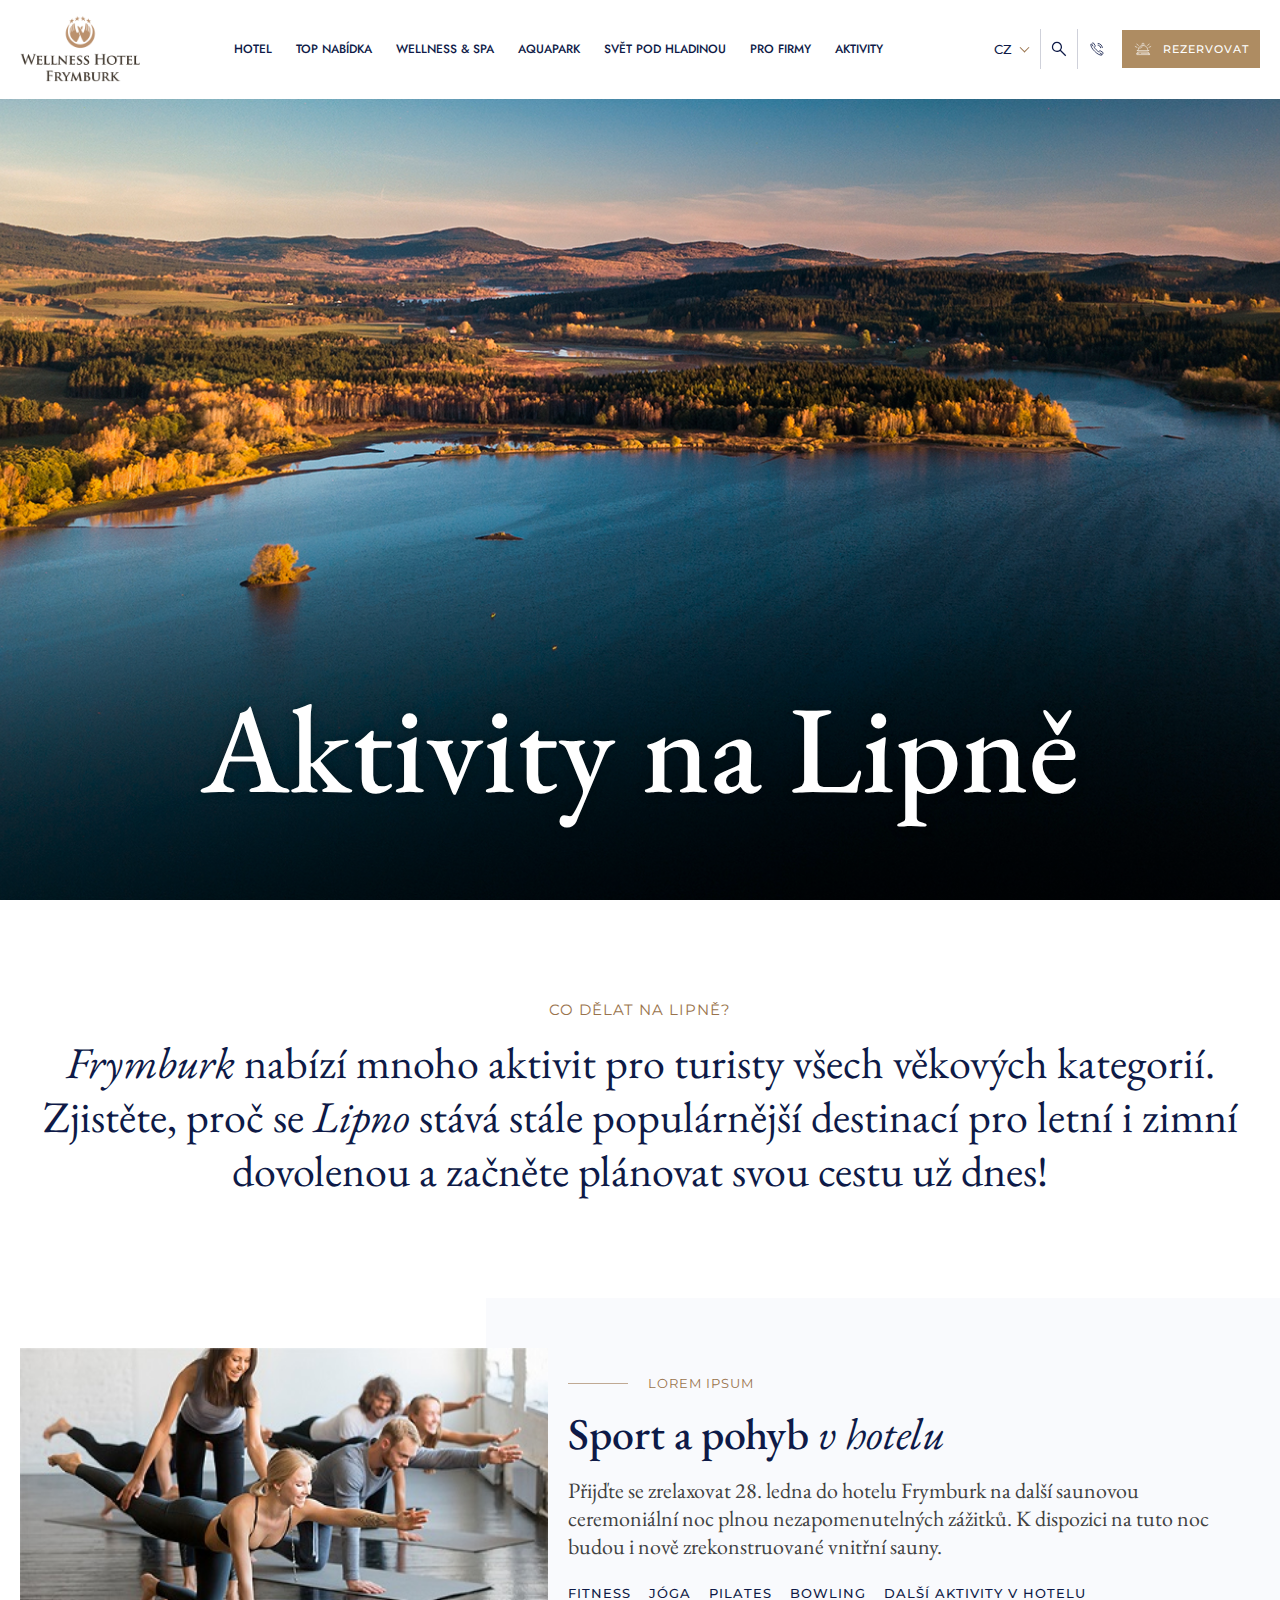
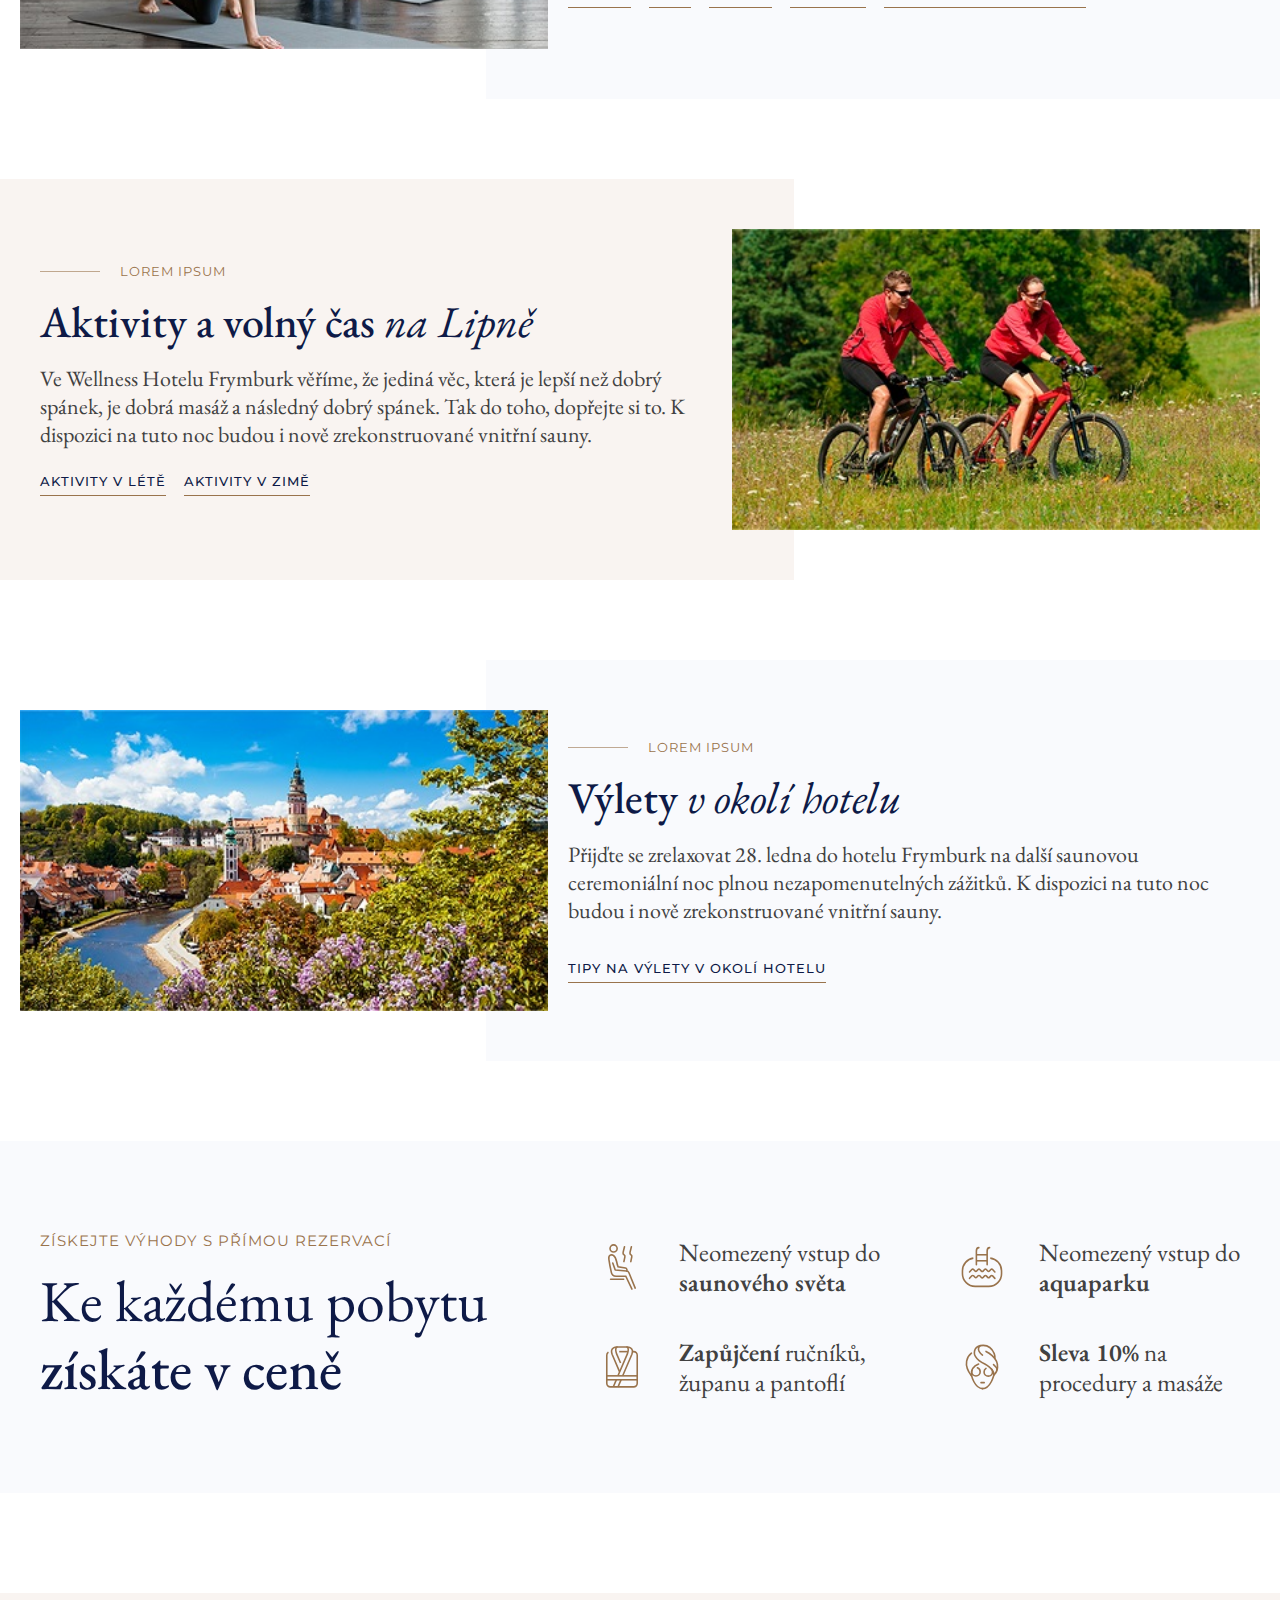
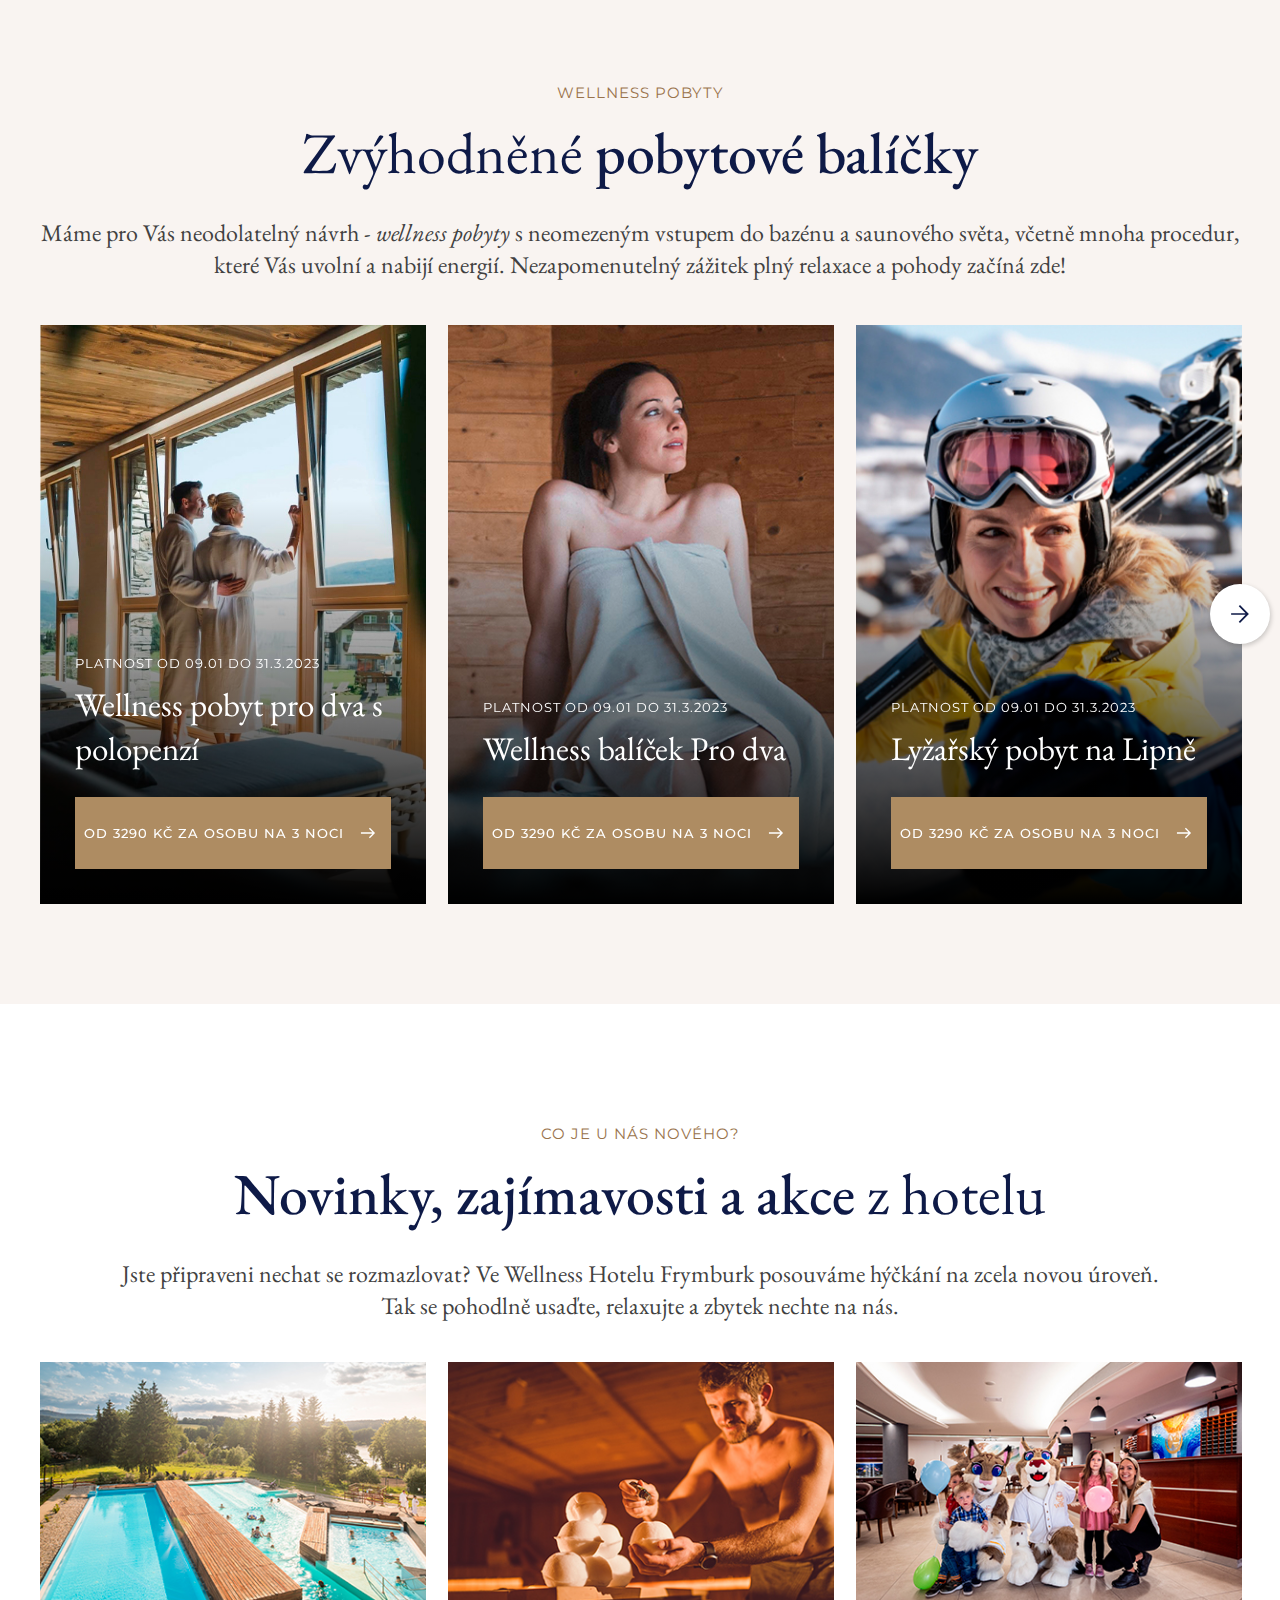
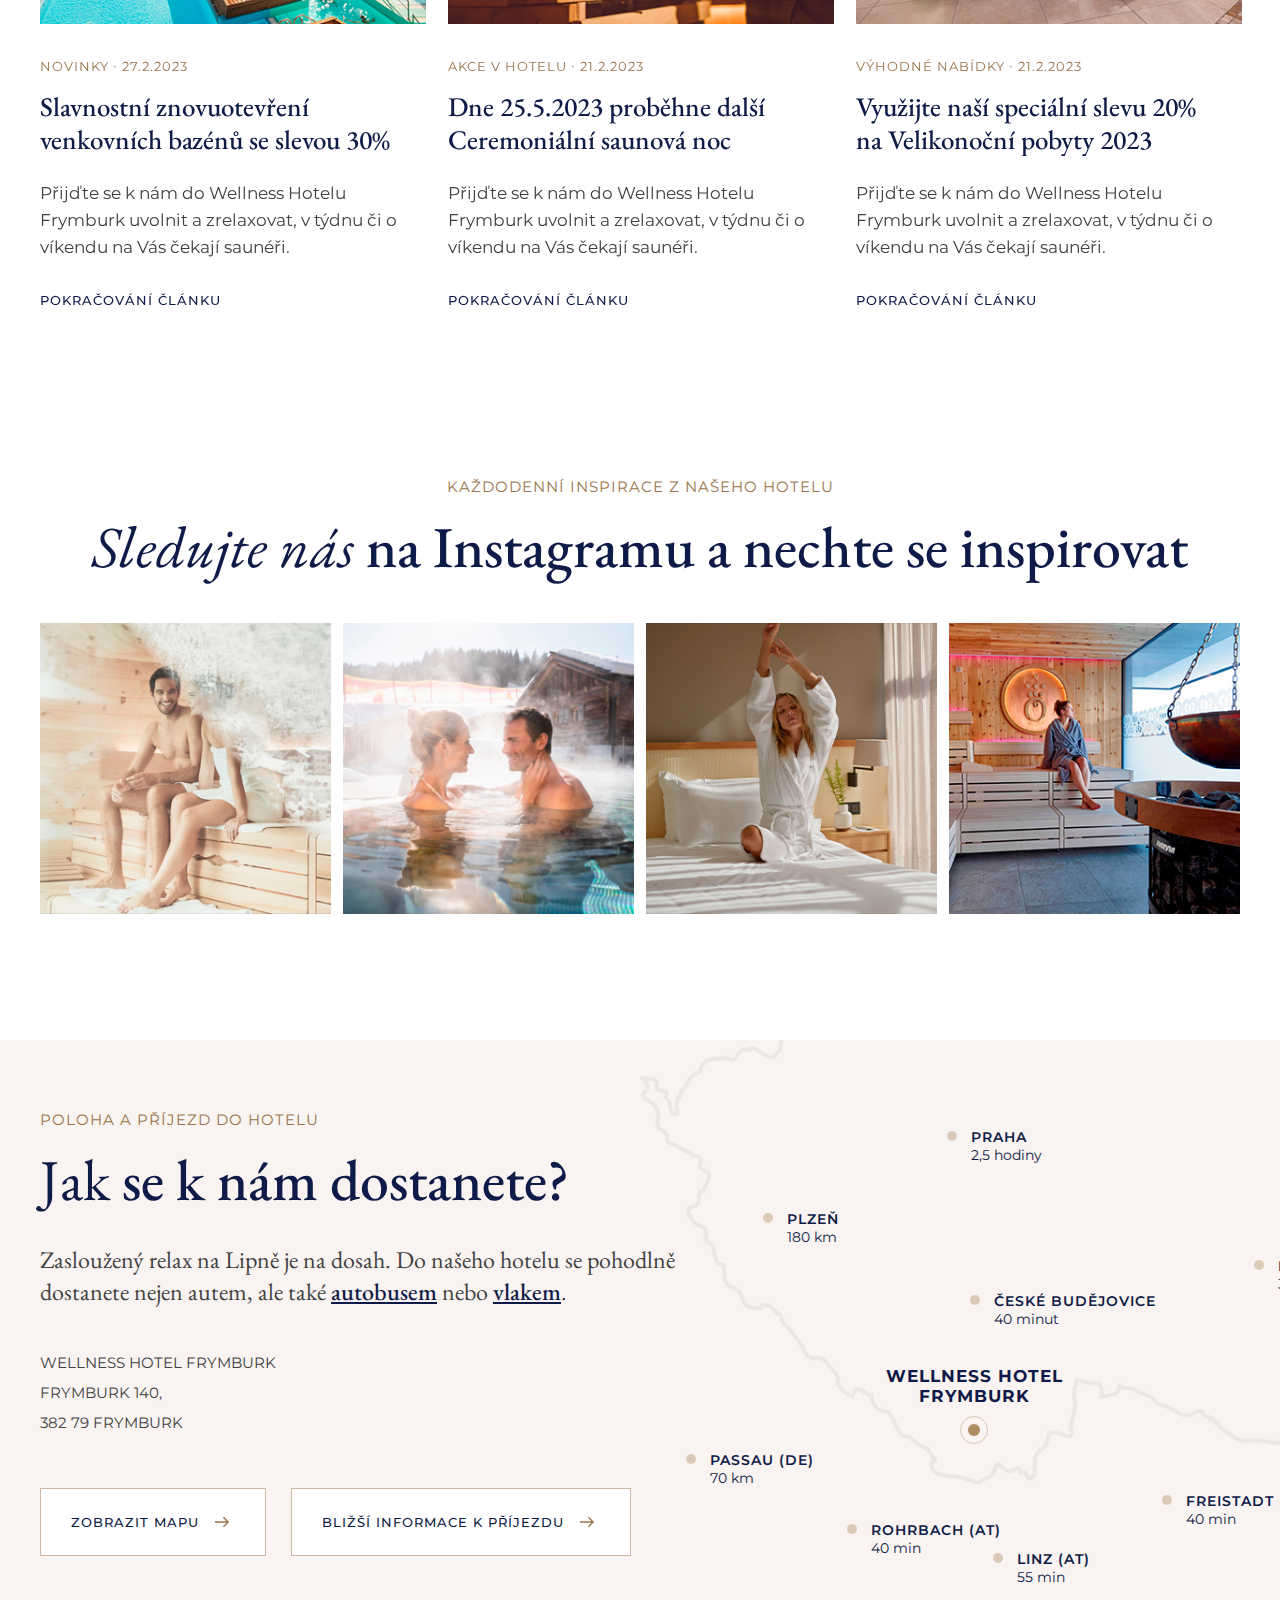
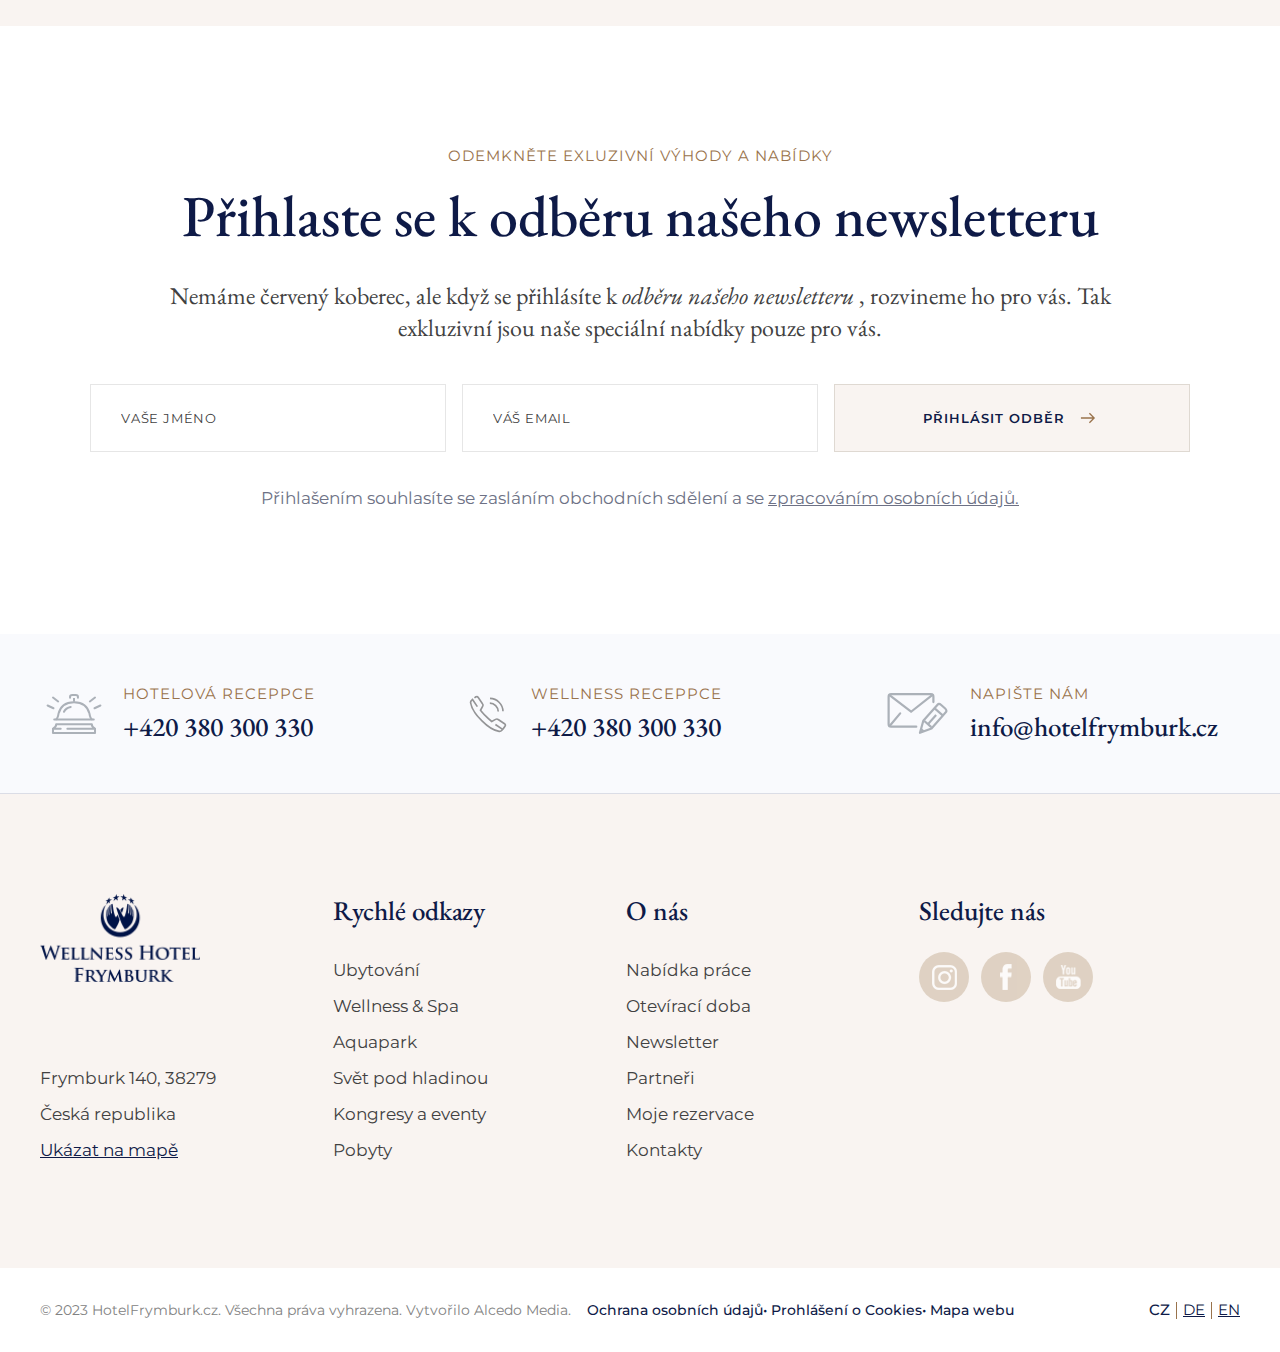
<file: activity.html>
<!DOCTYPE html>
<html lang="en">

<head>
    <meta charset="UTF-8" />
    <meta http-equiv="X-UA-Compatible" content="IE=edge" />
    <meta name="viewport" content="width=device-width, initial-scale=1.0" />
    <link rel="preconnect" href="https://fonts.googleapis.com">
    <link rel="preconnect" href="https://fonts.gstatic.com" crossorigin>
    <link
        href="https://fonts.googleapis.com/css2?family=EB+Garamond:ital,wght@0,400;0,500;0,600;0,700;0,800;1,400;1,500;1,600;1,700;1,800&family=Jost:wght@400;500;700&family=Montserrat:ital,wght@0,300;0,400;0,500;0,600;0,700;0,800;0,900;1,300;1,400;1,500;1,600;1,700;1,800;1,900&display=swap"
        rel="stylesheet">
    <link rel="stylesheet" href="css/main.css" />
    <title>Activity</title>
</head>

<body>
    <main class="main sm">
        <!-- header start
    =========================================== -->
        <header class="header light" id="header">
            <div class="headerMenu" id="headerMenu">
            </div>
            <div class="headerSearch low" id="searchMenu">
                <div class="headerSearch__inner">
                    <form action="" class="headerSearch__inner-form">
                        <span id="searchClose">
                            zavřít
                        </span>
                        <label for="searchInput">Prohledat web:</label>
                        <div class="headerSearch__inner-row">
                            <div class="input">
                                <input type="text" placeholder="Hledaný výraz..." id="searchInput">
                            </div>
                            <button type="submit" class="button secondary">
                                <span>
                                    <svg>
                                        <use xlink:href="#searchIcon"></use>
                                    </svg>
                                </span>
                                vyhledat
                            </button>
                        </div>
                    </form>
                </div>
            </div>
            <div class="auto__container">
                <div class="header__inner">
                    <a href="index.html" class="header__inner-logo">
                        <img class="light" src="./images/logo.png" alt="" />
                        <img class="dark" src="./images/logo-dark.png" alt="" />
                    </a>
                    <nav class="nav" id="menu">
                        <ul class="nav__inner">
                            <li>
                                <a id="navMenuBtn">
                                    hotel
                                </a>
                            </li>
                            <li>
                                <a href="#">
                                    top nabídka
                                </a>
                            </li>
                            <li>
                                <a href="spa.html">
                                    Wellness & spa
                                </a>
                            </li>
                            <li>
                                <a href="#">
                                    Aquapark
                                </a>
                            </li>
                            <li>
                                <a href="#">
                                    Svět pod hladinou
                                </a>
                            </li>
                            <li>
                                <a href="#">
                                    pro firmy
                                </a>
                            </li>
                            <li>
                                <a href="activity.html">
                                    aktivity
                                </a>
                            </li>
                            <div class="nav__inner-buttons">
                                <a href="tel:+420 374 768 687" class="button light">
                                    +420 374 768 687
                                </a>
                                <a href="#" class="button light">
                                    rezervovat
                                </a>
                                <div class="nav__inner-lang">
                                    <a href="#">
                                        deutsch
                                    </a>
                                    <hr>
                                    <a href="#">
                                        english
                                    </a>
                                </div>
                            </div>
                        </ul>
                        <div class="navMenu" id="navMenu">
                            <div class="navMenu__inner">
                                <div class="navMenu__inner-col">
                                    <a href="rooms.html">
                                        Naše pokoje
                                    </a>
                                    <a href="#">
                                        Ceník ubytování
                                    </a>
                                    <a href="#">
                                        Fotogalerie
                                    </a>
                                    <a href="#">
                                        Areál hotelu
                                    </a>
                                    <a href="#">
                                        Bezbariérový přístup
                                    </a>
                                </div>
                                <div class="navMenu__inner-col">
                                    <div class="navMenu__item">
                                        <h5 class="title5 navMenu__item-btn">
                                            Kongresy a firemní akce
                                        </h5>
                                        <div class="navMenu__item-dropdown">
                                            <a href="#">
                                                Multifunkční sály
                                            </a>
                                            <a href="#">
                                                Catering
                                            </a>
                                            <a href="#">
                                                Teambuilding
                                            </a>
                                        </div>
                                    </div>
                                    <a href="#">
                                        Pro školy
                                    </a>
                                </div>
                                <div class="navMenu__inner-col">
                                    <div class="navMenu__item">
                                        <h5 class="title5 navMenu__item-btn">
                                            Pro rodiny s dětmi
                                        </h5>
                                        <div class="navMenu__item-dropdown">
                                            <a href="water-world.html">
                                                Dětský vodní svět
                                            </a>
                                            <a href="#">
                                                Dětské masáže
                                            </a>
                                            <a href="#">
                                                Animační programy
                                            </a>
                                        </div>
                                    </div>
                                </div>
                            </div>
                        </div>
                    </nav>
                    <div class="header__inner-buttons">
                        <div class="lang">
                            <span>
                                cz
                            </span>
                            <div class="lang__menu">
                                <a href="#">EN</a>
                                <a href="#">DE</a>
                            </div>
                        </div>
                        <button class="header__inner-search" id="searchBtn">
                            <span>
                                <svg>
                                    <use xlink:href="#searchIcon"></use>
                                </svg>
                            </span>
                        </button>
                        <a href="#" class="header__inner-call">
                            <span>
                                <svg>
                                    <use xlink:href="#phone"></use>
                                </svg>
                            </span>
                        </a>
                        <a href="#" class="button uniq">
                            <span>
                                <svg>
                                    <use xlink:href="#bell"></use>
                                </svg>
                            </span>
                            rezervovat
                        </a>
                        <p class="header__inner-text">
                            MENU
                        </p>
                        <div class="burger" id="menuBtn">
                            <span></span>
                        </div>
                    </div>
                </div>
            </div>
        </header>
        <!-- header end
    =========================================== -->
        <!-- hero start
    =========================================== -->
        <section class="hero dark">
            <div class="hero__bg">
                <img src="./images/activity-bg.jpg" alt="">
            </div>
            <div class="auto__container">
                <div class="hero__inner">
                    <div class="hero__inner-title">
                        <h1 class="title1 big">
                            Aktivity na Lipně
                        </h1>
                    </div>
                </div>
            </div>
        </section>
        <!-- hero end
    =========================================== -->
        <!-- intro start
    =========================================== -->
        <section class="intro sm">
            <div class="auto__container">
                <div class="intro__inner">
                    <div class="intro__inner-title">
                        <h6 class="title6">
                            co dělat na Lipně?
                        </h6>
                        <h3 class="title3">
                            <i>Frymburk</i> nabízí mnoho aktivit pro turisty všech věkových kategorií. Zjistěte, proč se 
                            <i>Lipno</i>
                            stává stále populárnější destinací pro letní i zimní dovolenou a začněte plánovat svou cestu už dnes!
                        </h3>
                    </div>
                </div>
            </div>
        </section>
        <!-- intro end
=========================================== -->
        <!-- activity start
    =========================================== -->
        <section class="activity">
            <div class="auto__container">
                <div class="activity__inner">
                    <div class="activity__inner-image">
                        <img src="./images/activity/activity-page/1.jpg" alt="">
                    </div>
                    <div class="activity__inner-content">
                        <h6 class="title6">
                            lorem ipsum
                        </h6>
                        <h3 class="title3">
                            <strong>Sport a pohyb</strong> <i>v hotelu</i>
                        </h3>
                        <p class="paragraph">
                            Přijďte se zrelaxovat 28. ledna do hotelu Frymburk na další saunovou ceremoniální noc plnou
                            nezapomenutelných zážitků. K dispozici na tuto noc budou i nově zrekonstruované vnitřní
                            sauny.
                        </p>
                        <div class="activity__inner-links">
                            <a href="#">
                                Fitness
                            </a>
                            <a href="#">
                                jóga
                            </a>
                            <a href="#">
                                pilates
                            </a>
                            <a href="#">
                                bowling
                            </a>
                            <a href="#">
                                další aktivity v hotelu
                            </a>
                        </div>
                    </div>
                </div>
            </div>
        </section>
        <!-- activity end
      =========================================== -->
        <!-- activity start
      =========================================== -->
        <section class="activity rev">
            <div class="auto__container">
                <div class="activity__inner">
                    <div class="activity__inner-content">
                        <h6 class="title6">
                            lorem ipsum
                        </h6>
                        <h3 class="title3">
                            <strong>Aktivity a volný čas</strong> <i>na Lipně</i>
                        </h3>
                        <p class="paragraph">
                            Ve Wellness Hotelu Frymburk věříme, že jediná věc, která je lepší než dobrý spánek, je dobrá masáž a následný dobrý spánek. Tak do toho, dopřejte si to.
                            K dispozici na tuto noc budou i nově zrekonstruované vnitřní sauny. 
                        </p>
                        <div class="activity__inner-links sm">
                            <a href="#">
                                aktivity v létě
                            </a>
                            <a href="#">
                                aktivity v zimě
                            </a>
                        </div>
                    </div>
                    <div class="activity__inner-image">
                        <img src="./images/activity/activity-page/2.jpg" alt="">
                    </div>
                </div>
            </div>
        </section>
        <!-- activity end
      =========================================== -->
        <!-- activity start
      =========================================== -->
        <section class="activity">
            <div class="auto__container">
                <div class="activity__inner">
                    <div class="activity__inner-image">
                        <img src="./images/activity/activity-page/3.jpg" alt="">
                    </div>
                    <div class="activity__inner-content">
                        <h6 class="title6">
                            lorem ipsum
                        </h6>
                        <h3 class="title3">
                            <strong>Výlety</strong> <i>v okolí hotelu</i>
                        </h3>
                        <p class="paragraph">
                            Přijďte se zrelaxovat 28. ledna do hotelu Frymburk na další saunovou ceremoniální noc plnou nezapomenutelných zážitků. K dispozici na tuto noc budou i nově zrekonstruované vnitřní sauny. 
                        </p>
                        <a href="#">
                            tipy na výlety v okolí hotelu
                        </a>
                    </div>
                </div>
            </div>
        </section>
        <!-- activity end
      =========================================== -->
        <!-- benefits start
    =========================================== -->
        <section class="benefits ex">
            <div class="auto__container">
                <div class="benefits__inner">
                    <div class="benefits__inner-content">
                        <h6 class="title6">
                            získejte výhody s přímou rezervací
                        </h6>
                        <h2 class="title2">
                            Ke každému pobytu <strong>získáte v ceně</strong>
                        </h2>
                    </div>
                    <div class="benefits__inner-row">
                        <div class="benefitsItem">
                            <div class="benefitsItem__icon">
                                <img src="./images/benefits/sauna.svg" alt="">
                            </div>
                            <p class="paragraph">
                                Neomezený vstup do <br> <strong>saunového světa</strong>
                            </p>
                        </div>
                        <div class="benefitsItem">
                            <div class="benefitsItem__icon big">
                                <img src="./images/benefits/pool.svg" alt="">
                            </div>
                            <p class="paragraph">
                                Neomezený vstup <br>
                                do <strong>aquaparku</strong>
                            </p>
                        </div>
                        <div class="benefitsItem">
                            <div class="benefitsItem__icon">
                                <img src="./images/benefits/dress.svg" alt="">
                            </div>
                            <p class="paragraph">
                                <strong>Zapůjčení</strong> ručníků, <br>
                                županu a pantoflí
                            </p>
                        </div>
                        <div class="benefitsItem">
                            <div class="benefitsItem__icon">
                                <img src="./images/benefits/faceMask.svg" alt="">
                            </div>
                            <p class="paragraph">
                                <strong>Sleva 10%</strong> na <br>
                                procedury a masáže
                            </p>
                        </div>
                    </div>
                </div>
            </div>
        </section>
        <!-- benefits end
    =========================================== -->
        <!-- stay start
    =========================================== -->
        <section class="stay">
            <div class="auto__container">
                <div class="stay__inner">
                    <div class="stay__inner-title">
                        <h6 class="title6">
                            wellness pobyty
                        </h6>
                        <h2 class="title2">
                            Zvýhodněné <strong>pobytové balíčky</strong>
                        </h2>
                        <p class="paragraph big">
                            Máme pro Vás neodolatelný návrh - <i>wellness pobyty</i> s neomezeným vstupem do bazénu a
                            saunového světa,
                            včetně
                            mnoha procedur, které Vás uvolní a nabijí energií. Nezapomenutelný zážitek plný relaxace a
                            pohody začíná
                            zde!
                        </p>
                    </div>
                    <div class="stay__inner-row-wrapper">
                        <div class="stay__inner-row">
                            <div class="stayItem">
                                <div class="stayItem__inner">
                                    <div class="stayItem__image">
                                        <img src="./images/stay/1.jpg" alt="">
                                    </div>
                                    <div class="stayItem__content">
                                        <h6 class="title6">
                                            Platnost od 09.01 do 31.3.2023
                                        </h6>
                                        <h4 class="title4">
                                            Wellness pobyt pro dva
                                            s polopenzí
                                        </h4>
                                        <ul>
                                            <li>
                                                skipas pro dva na Hochfichtu v ceně
                                            </li>
                                            <li>
                                                sportovní masáž pro dva
                                            </li>
                                            <li>
                                                polopenze pro dva v ceně
                                            </li>
                                        </ul>
                                        <a href="#" class="button secondary">
                                            od 3290 Kč za osobu na 3 noci
                                            <span>
                                                <svg>
                                                    <use xlink:href="#arrow-long"></use>
                                                </svg>
                                            </span>
                                        </a>
                                    </div>
                                </div>
                            </div>
                            <div class="stayItem">
                                <div class="stayItem__inner">
                                    <div class="stayItem__image">
                                        <img src="./images/stay/2.jpg" alt="">
                                    </div>
                                    <div class="stayItem__content">
                                        <h6 class="title6">
                                            Platnost od 09.01 do 31.3.2023
                                        </h6>
                                        <h4 class="title4">
                                            Wellness balíček Pro dva
                                        </h4>
                                        <ul>
                                            <li>
                                                skipas pro dva na Hochfichtu v ceně
                                            </li>
                                            <li>
                                                sportovní masáž pro dva
                                            </li>
                                            <li>
                                                polopenze pro dva v ceně
                                            </li>
                                        </ul>
                                        <a href="#" class="button secondary">
                                            od 3290 Kč za osobu na 3 noci
                                            <span>
                                                <svg>
                                                    <use xlink:href="#arrow-long"></use>
                                                </svg>
                                            </span>
                                        </a>
                                    </div>
                                </div>
                            </div>
                            <div class="stayItem">
                                <div class="stayItem__inner">
                                    <div class="stayItem__image">
                                        <img src="./images/stay/3.jpg" alt="">
                                    </div>
                                    <div class="stayItem__content">
                                        <h6 class="title6">
                                            Platnost od 09.01 do 31.3.2023
                                        </h6>
                                        <h4 class="title4">
                                            Lyžařský pobyt na Lipně
                                        </h4>
                                        <ul>
                                            <li>
                                                skipas pro dva na Hochfichtu v ceně
                                            </li>
                                            <li>
                                                sportovní masáž pro dva
                                            </li>
                                            <li>
                                                polopenze pro dva v ceně
                                            </li>
                                        </ul>
                                        <a href="#" class="button secondary">
                                            od 3290 Kč za osobu na 3 noci
                                            <span>
                                                <svg>
                                                    <use xlink:href="#arrow-long"></use>
                                                </svg>
                                            </span>
                                        </a>
                                    </div>
                                </div>
                            </div>
                            <div class="stayItem">
                                <div class="stayItem__inner">
                                    <div class="stayItem__image">
                                        <img src="./images/stay/1.jpg" alt="">
                                    </div>
                                    <div class="stayItem__content">
                                        <h6 class="title6">
                                            Platnost od 09.01 do 31.3.2023
                                        </h6>
                                        <h4 class="title4">
                                            Wellness pobyt pro dva
                                            s polopenzí
                                        </h4>
                                        <ul>
                                            <li>
                                                skipas pro dva na Hochfichtu v ceně
                                            </li>
                                            <li>
                                                sportovní masáž pro dva
                                            </li>
                                            <li>
                                                polopenze pro dva v ceně
                                            </li>
                                        </ul>
                                        <a href="#" class="button secondary">
                                            od 3290 Kč za osobu na 3 noci
                                            <span>
                                                <svg>
                                                    <use xlink:href="#arrow-long"></use>
                                                </svg>
                                            </span>
                                        </a>
                                    </div>
                                </div>
                            </div>
                        </div>
                        <div class="arrows">
                            <button type="button" class="prev">
                                <svg>
                                    <use xlink:href="#arrow-right"></use>
                                </svg>
                            </button type="button">
                            <button type="button" class="next">
                                <svg>
                                    <use xlink:href="#arrow-right"></use>
                                </svg>
                            </button type="button">
                        </div>
                    </div>
                </div>
            </div>
        </section>
        <!-- stay end
    =========================================== -->
        <!-- news start
    =========================================== -->
        <section class="news">
            <div class="auto__container">
                <div class="news__inner">
                    <div class="news__inner-title">
                        <h6 class="title6">
                            co je u nás nového?
                        </h6>
                        <h2 class="title2">
                            <strong>Novinky, zajímavosti a akce</strong> z hotelu
                        </h2>
                        <p class="paragraph big">
                            Jste připraveni nechat se rozmazlovat? Ve Wellness Hotelu Frymburk posouváme hýčkání na
                            zcela novou
                            úroveň. <br> Tak se pohodlně usaďte, relaxujte a zbytek nechte na nás.
                        </p>
                    </div>
                    <div class="news__inner-row-wrapper">
                        <div class="news__inner-row">
                            <div class="newsItem">
                                <div class="newsItem__inner">
                                    <a href="#" class="newsItem__image">
                                        <img src="./images/news/1.jpg" alt="">
                                    </a>
                                    <div class="newsItem__content">
                                        <h6 class="title6">
                                            novinky ∙ 27.2.2023
                                        </h6>
                                        <h5 class="title5">
                                            <a href="#">
                                                Slavnostní znovuotevření venkovních bazénů se slevou 30%
                                            </a>
                                        </h5>
                                        <p class="paragraph sm">
                                            Přijďte se k nám do Wellness Hotelu Frymburk uvolnit a zrelaxovat, v týdnu
                                            či o víkendu na Vás
                                            čekají saunéři.
                                        </p>
                                        <a href="#">
                                            pokračování článku
                                        </a>
                                    </div>
                                </div>
                            </div>
                            <div class="newsItem">
                                <div class="newsItem__inner">
                                    <a href="#" class="newsItem__image">
                                        <img src="./images/news/2.jpg" alt="">
                                    </a>
                                    <div class="newsItem__content">
                                        <h6 class="title6">
                                            akce v hotelu ∙ 21.2.2023
                                        </h6>
                                        <h5 class="title5">
                                            <a href="#">
                                                Dne 25.5.2023 proběhne další Ceremoniální saunová noc
                                            </a>
                                        </h5>
                                        <p class="paragraph sm">
                                            Přijďte se k nám do Wellness Hotelu Frymburk uvolnit a zrelaxovat, v týdnu
                                            či o víkendu na Vás
                                            čekají saunéři.
                                        </p>
                                        <a href="#">
                                            pokračování článku
                                        </a>
                                    </div>
                                </div>
                            </div>
                            <div class="newsItem">
                                <div class="newsItem__inner">
                                    <a href="#" class="newsItem__image">
                                        <img src="./images/news/3.jpg" alt="">
                                    </a>
                                    <div class="newsItem__content">
                                        <h6 class="title6">
                                            výhodné nabídky ∙ 21.2.2023
                                        </h6>
                                        <h5 class="title5">
                                            <a href="#">
                                                Využijte naší speciální slevu 20% na Velikonoční pobyty 2023
                                            </a>
                                        </h5>
                                        <p class="paragraph sm">
                                            Přijďte se k nám do Wellness Hotelu Frymburk uvolnit a zrelaxovat, v týdnu
                                            či o víkendu na Vás
                                            čekají saunéři.
                                        </p>
                                        <a href="#">
                                            pokračování článku
                                        </a>
                                    </div>
                                </div>
                            </div>
                        </div>
                        <div class="arrows">
                            <button type="button" class="prev">
                                <svg>
                                    <use xlink:href="#arrow-right"></use>
                                </svg>
                            </button type="button">
                            <button type="button" class="next">
                                <svg>
                                    <use xlink:href="#arrow-right"></use>
                                </svg>
                            </button type="button">
                        </div>
                    </div>
                </div>
            </div>
        </section>
        <!-- news end
    =========================================== -->
        <!-- follow start
    =========================================== -->
        <section class="follow">
            <div class="auto__container">
                <div class="follow__inner">
                    <div class="follow__inner-title">
                        <h6 class="title6">
                            každodenní inspirace z našeho hotelu
                        </h6>
                        <h2 class="title2">
                            <i>Sledujte nás</i> <strong> na Instagramu a nechte se inspirovat</strong>
                        </h2>
                    </div>
                    <div class="follow__inner-row">
                        <a href="#" class="followItem">
                            <div class="followItem__image">
                                <img src="./images/follow/1.jpg" alt="">
                            </div>
                            <div class="followItem__content">
                                <div class="followItem__content-icon">
                                    <img src="./images/icons/social/instagram.png" alt="">
                                </div>
                            </div>
                        </a>
                        <a href="#" class="followItem">
                            <div class="followItem__image">
                                <img src="./images/follow/2.jpg" alt="">
                            </div>
                            <div class="followItem__content">
                                <div class="followItem__content-icon">
                                    <img src="./images/icons/social/instagram.png" alt="">
                                </div>
                            </div>
                        </a>
                        <a href="#" class="followItem">
                            <div class="followItem__image">
                                <img src="./images/follow/3.jpg" alt="">
                            </div>
                            <div class="followItem__content">
                                <div class="followItem__content-icon">
                                    <img src="./images/icons/social/instagram.png" alt="">
                                </div>
                            </div>
                        </a>
                        <a href="#" class="followItem">
                            <div class="followItem__image">
                                <img src="./images/follow/4.jpg" alt="">
                            </div>
                            <div class="followItem__content">
                                <div class="followItem__content-icon">
                                    <img src="./images/icons/social/instagram.png" alt="">
                                </div>
                            </div>
                        </a>
                    </div>
                </div>
            </div>
        </section>
        <!-- follow end
    =========================================== -->
        <!-- location start
    =========================================== -->
        <section class="location">
            <div class="auto__container">
                <div class="location__inner">
                    <div class="location__inner-content">
                        <h6 class="title6">
                            Poloha a příjezd do hotelu
                        </h6>
                        <h2 class="title2">
                            Jak <strong>se k nám dostanete?</strong>
                        </h2>
                        <p class="paragraph big">
                            Zasloužený relax na Lipně je na dosah. Do našeho hotelu se pohodlně dostanete nejen autem,
                            ale také <a href="#">autobusem</a> nebo <a href="#">vlakem</a>.
                        </p>
                        <p class="paragraph sm">
                            Wellness Hotel Frymburk <br>
                            Frymburk 140, <br>
                            382 79 FRYMBURK
                        </p>
                        <div class="location__inner-buttons">
                            <a href="#" class="button light">
                                zobrazit mapu
                                <span>
                                    <svg>
                                        <use xlink:href="#arrow-long"></use>
                                    </svg>
                                </span>
                            </a>
                            <a href="#" class="button light">
                                bližší informace k příjezdu
                                <span>
                                    <svg>
                                        <use xlink:href="#arrow-long"></use>
                                    </svg>
                                </span>
                            </a>
                        </div>
                    </div>
                    <div class="location__inner-map">
                        <img src="./images/map.png" alt="">
                        <div class="locationItem__wrapper">
                            <div class="locationItem">
                                <h6 class="title6">
                                    praha
                                </h6>
                                <p class="paragraph">
                                    2,5 hodiny
                                </p>
                            </div>
                            <div class="locationItem">
                                <h6 class="title6">
                                    plzeň
                                </h6>
                                <p class="paragraph">
                                    180 km
                                </p>
                            </div>
                            <div class="locationItem">
                                <h6 class="title6">
                                    české budějovice
                                </h6>
                                <p class="paragraph">
                                    40 minut
                                </p>
                            </div>
                            <div class="locationItem">
                                <h6 class="title6">
                                    brno
                                </h6>
                                <p class="paragraph">
                                    3,5 hodiny
                                </p>
                            </div>
                            <div class="locationItem main">
                                <h6 class="title6">
                                    Wellness hotel <br> frymburk
                                </h6>
                                <span></span>
                            </div>
                            <div class="locationItem">
                                <h6 class="title6">
                                    Passau (DE)
                                </h6>
                                <p class="paragraph">
                                    70 km
                                </p>
                            </div>
                            <div class="locationItem">
                                <h6 class="title6">
                                    rohrbach (AT)
                                </h6>
                                <p class="paragraph">
                                    40 min
                                </p>
                            </div>
                            <div class="locationItem">
                                <h6 class="title6">
                                    Linz (AT)
                                </h6>
                                <p class="paragraph">
                                    55 min
                                </p>
                            </div>
                            <div class="locationItem">
                                <h6 class="title6">
                                    freistadt (AT)
                                </h6>
                                <p class="paragraph">
                                    40 min
                                </p>
                            </div>
                        </div>

                    </div>
                </div>
            </div>
        </section>
        <!-- location end
    =========================================== -->
        <!-- newsletter start
    =========================================== -->
        <section class="newsletter">
            <div class="auto__container">
                <div class="newsletter__inner">
                    <div class="newsletter__inner-title">
                        <h6 class="title6">
                            odemkněte exluzivní výhody a nabídky
                        </h6>
                        <h2 class="title2">
                            Přihlaste se k odběru našeho newsletteru
                        </h2>
                        <p class="paragraph big">
                            Nemáme červený koberec, ale když se přihlásíte k <i>odběru našeho newsletteru</i> ,
                            rozvineme ho pro vás.
                            Tak exkluzivní jsou naše speciální nabídky pouze pro vás.
                        </p>
                    </div>
                    <form action="" class="newsletter__inner-form">
                        <div class="input">
                            <input type="text" placeholder="vaše jméno">
                        </div>
                        <div class="input">
                            <input type="email" placeholder="váš email">
                        </div>
                        <button type="submit" class="button light">
                            přihlásit odběr
                            <span>
                                <svg>
                                    <use xlink:href="#arrow-long"></use>
                                </svg>
                            </span>
                        </button>
                    </form>
                    <p class="paragraph">
                        Přihlašením souhlasíte se zasláním obchodních sdělení a se
                        <a href="#">zpracováním osobních údajů.</a>
                    </p>
                </div>
            </div>
        </section>
        <!-- newsletter end
    =========================================== -->
        <!-- contact start
    =========================================== -->
        <section class="contact">
            <div class="auto__container">
                <div class="contact__inner">
                    <a href="tel:+420 380 300 330" class="contactItem">
                        <div class="contactItem__icon big">
                            <img src="./images/icons/bell.svg" alt="">
                        </div>
                        <div class="contactItem__content">
                            <h6 class="title6">
                                Hotelová receppce
                            </h6>
                            <h5 class="title5">
                                +420 380 300 330
                            </h5>
                        </div>
                    </a>
                    <a href="tel:+420 380 300 330" class="contactItem">
                        <div class="contactItem__icon">
                            <img src="./images/icons/phone.svg" alt="">
                        </div>
                        <div class="contactItem__content">
                            <h6 class="title6">
                                wellness receppce
                            </h6>
                            <h5 class="title5">
                                +420 380 300 330
                            </h5>
                        </div>
                    </a>
                    <a href="mailto:info@hotelfrymburk.cz" class="contactItem">
                        <div class="contactItem__icon ex">
                            <img src="./images/icons/mail.svg" alt="">
                        </div>
                        <div class="contactItem__content">
                            <h6 class="title6">
                                napište nám
                            </h6>
                            <h5 class="title5">
                                info@hotelfrymburk.cz
                            </h5>
                        </div>
                    </a>
                </div>
            </div>
        </section>
        <!-- contact end
    =========================================== -->
        <!-- footer start
    =========================================== -->
        <footer class="footer">
            <div class="auto__container">
                <div class="footer__inner">
                    <div class="footer__inner-col">
                        <div class="footer__inner-logo">
                            <img src="./images/footer-logo.png" alt="">
                        </div>
                        <p class="paragraph sm">
                            Frymburk 140, 38279 <br>
                            Česká republika <br>
                            <a href="#">
                                Ukázat na mapě
                            </a>
                        </p>
                    </div>
                    <div class="footer__inner-col">
                        <h5 class="title5">
                            Rychlé odkazy
                        </h5>
                        <a href="#">
                            Ubytování
                        </a>
                        <a href="#">
                            Wellness & Spa
                        </a>
                        <a href="#">
                            Aquapark
                        </a>
                        <a href="#">
                            Svět pod hladinou
                        </a>
                        <a href="#">
                            Kongresy a eventy
                        </a>
                        <a href="#">
                            Pobyty
                        </a>
                    </div>
                    <div class="footer__inner-col">
                        <h5 class="title5">
                            O nás
                        </h5>
                        <a href="#">
                            Nabídka práce
                        </a>
                        <a href="#">
                            Otevírací doba
                        </a>
                        <a href="#">
                            Newsletter
                        </a>
                        <a href="#">
                            Partneři
                        </a>
                        <a href="#">
                            Moje rezervace
                        </a>
                        <a href="#">
                            Kontakty
                        </a>
                    </div>
                    <div class="footer__inner-col">
                        <h5 class="title5">
                            Sledujte nás
                        </h5>
                        <div class="footer__inner-social">
                            <a href="#">
                                <img src="./images/icons/social/instagram.png" alt="">
                            </a>
                            <a href="#" class="thin">
                                <img src="./images/icons/social/facebook.png" alt="">
                            </a>
                            <a href="#">
                                <img src="./images/icons/social/youtube.png" alt="">
                            </a>
                        </div>
                    </div>
                </div>
            </div>
        </footer>
        <div class="copy">
            <div class="auto__container">
                <div class="copy__inner">
                    <div class="copy__inner-text">
                        <p class="paragraph">
                            © 2023 HotelFrymburk.cz. Všechna práva vyhrazena. Vytvořilo Alcedo Media.
                        </p>
                        <div class="copy__inner-links">
                            <a href="#">
                                Ochrana osobních údajů
                            </a>
                            <a href="#">
                                <b>•</b> Prohlášení o Cookies
                            </a>
                            <a href="#">
                                <b>•</b> Mapa webu
                            </a>
                        </div>
                    </div>
                    <div class="copy__inner-lang">
                        <a href="#" class="active">
                            cz
                        </a>
                        <hr>
                        <a href="#">
                            DE
                        </a>
                        <hr>
                        <a href="#">
                            EN
                        </a>
                    </div>
                </div>
            </div>
        </div>
        <!-- footer end
    =========================================== -->
    </main>
    <!-- Sprites
    =========================================== -->
    <svg style="display: none">
        <symbol id="arrow-right" viewBox="0 96 960 960">
            <g>
                <path
                    d="m480 880.614-42.768-42.153 232.462-232.462H175.386v-59.998h494.308L437.232 313.539 480 271.386 784.614 576 480 880.614Z" />
            </g>
        </symbol>
        <symbol id="arrow-long" viewBox="0 96 960 960">
            <g>
                <path
                    d="m561.923 802.153-42.153-43.384 152.77-152.77H171.924v-59.998H672.54l-152.77-152.77 42.153-43.384L788.076 576 561.923 802.153Z" />
            </g>
        </symbol>
        <symbol id="searchIcon" viewBox="0 96 960 960">
            <g>
                <path
                    d="M781.692 919.076 530.461 667.845q-30 24.769-69 38.769t-80.692 14q-102.55 0-173.582-71.014t-71.032-173.537q0-102.524 71.014-173.601 71.014-71.076 173.538-71.076 102.523 0 173.6 71.032T625.384 476q0 42.846-14.385 81.846-14.385 39-38.385 67.846l251.231 251.231-42.153 42.153Zm-400.923-258.46q77.308 0 130.962-53.654Q565.385 553.308 565.385 476q0-77.308-53.654-130.962-53.654-53.654-130.962-53.654-77.308 0-130.962 53.654Q196.154 398.692 196.154 476q0 77.308 53.653 130.962 53.654 53.654 130.962 53.654Z" />
            </g>
        </symbol>
        <symbol id="bell" viewBox="0 0 85 85">
            <g>
                <g>
                    <line fill="none" stroke="currentColor" stroke-linecap="round" stroke-miterlimit="10"
                        stroke-width="2.5" x1="17.793" x2="67.208" y1="49.275" y2="49.275" />
                    <line fill="none" stroke="currentColor" stroke-miterlimit="10" stroke-width="2.5" x1="42.5"
                        x2="42.5" y1="27.057" y2="22.39" />
                    <g>
                        <g>
                            <line fill="none" stroke="currentColor" stroke-linecap="round" stroke-miterlimit="10"
                                stroke-width="2.5" x1="62.311" x2="68.764" y1="26.871" y2="21.934" />
                            <line fill="none" stroke="currentColor" stroke-linecap="round" stroke-miterlimit="10"
                                stroke-width="2.5" x1="68.152" x2="75.51" y1="35.323" y2="31.876" />
                        </g>
                        <g>
                            <line fill="none" stroke="currentColor" stroke-linecap="round" stroke-miterlimit="10"
                                stroke-width="2.5" x1="22.689" x2="16.236" y1="26.871" y2="21.934" />
                            <line fill="none" stroke="currentColor" stroke-linecap="round" stroke-miterlimit="10"
                                stroke-width="2.5" x1="16.848" x2="9.491" y1="35.323" y2="31.876" />
                        </g>
                    </g>
                    <g>
                        <path
                            d="     M68.779,66.394v-5.577c-4-1.397-4-5.418-4-5.418H20.221c0,0,0,4.021-4,5.418v5.577H68.779z"
                            fill="none" stroke="currentColor" stroke-linecap="round" stroke-linejoin="round"
                            stroke-miterlimit="10" stroke-width="2.5" />
                    </g>
                    <path
                        d="M64.707,49.131    c-1.666-1.846-2.183-3.607-2.356-4.668c-1.558-9.495-6.845-16.738-19.851-16.738c-13.005,0-18.292,7.243-19.85,16.738    c-0.174,1.061-0.69,2.822-2.356,4.668"
                        fill="none" stroke="currentColor" stroke-linecap="round" stroke-miterlimit="10"
                        stroke-width="2.5" />
                    <path d="M38.374,33.73    c-4.025,0.728-6.749,2.665-8.433,6.032" fill="none" stroke="currentColor"
                        stroke-linecap="round" stroke-miterlimit="10" stroke-width="2.5" />
                    <line fill="none" stroke="currentColor" stroke-linecap="round" stroke-linejoin="round"
                        stroke-miterlimit="10" stroke-width="2.5" x1="68.236" x2="34.208" y1="60.88" y2="60.88" />
                    <line fill="none" stroke="currentColor" stroke-linecap="round" stroke-linejoin="round"
                        stroke-miterlimit="10" stroke-width="2.5" x1="25.874" x2="16.875" y1="60.88" y2="60.88" />
                </g>
                <path
                    d="   M37.567,22.255c0,0,0-0.097,0-1.357s1.275-2.292,2.835-2.292H44.6c1.559,0,2.834,1.031,2.834,2.292s0,1.357,0,1.357"
                    fill="none" stroke="CurrentColor" stroke-linecap="round" stroke-linejoin="round"
                    stroke-miterlimit="10" stroke-width="2.5" />
            </g>
        </symbol>
        <symbol id="phone" viewBox="0 0 85 85">
            <path d="M45.301,26.104     c3.199,0.076,6.383,1.326,8.844,3.752c2.48,2.447,3.777,5.645,3.881,8.874"
                fill="none" stroke="currentColor" stroke-width="3.5" />
            <path d="M45.547,18.86     c4.957,0.136,9.877,2.079,13.688,5.835c3.807,3.754,5.818,8.64,6.027,13.591"
                fill="none" stroke="currentColor" stroke-width="3.5" />

            <path d="M64.701,65.86l-10.947-7.339" fill="none" stroke="currentColor" stroke-width="3.5" />
            <path
                d="M26.326,31.296l-7.271-10.917    c-0.476,0.427-0.773,0.707-0.773,0.707c-2.731,2.433-2.124,4.56-2.124,4.56C18.002,38.65,31.692,51.18,32.738,52.27    c1.413,1.312,13.641,14.723,26.648,16.553c0,0,2.127,0.605,4.559-2.13l0.756-0.832c0.936-1.235,4.146-5.39,4.176-6.084    c0,0,0.305-1.364-1.293-2.503l-9.574-6.375c0,0-1.672-1.52-4.025-0.227l-5.771,3.193c0,0-5.791-4.596-9.001-8.076    c-3.483-3.205-8.087-8.99-8.087-8.99l3.188-5.773C35.603,28.67,34.083,27,34.083,27l-6.388-9.566    c-1.139-1.593-2.506-1.29-2.506-1.29c-0.705,0.032-1.968,0.844-3.222,1.802"
                fill="none" stroke="currentColor" stroke-width="3.5" />
        </symbol>
        <symbol id="minus" viewBox="0 96 960 960" fill="currentColor">
            <path d="M200 616v-80h560v80H200Z" />
        </symbol>
        <symbol id="add" viewBox="0 96 960 960" fill="currentColor">
            <path d="M440 856V616H200v-80h240V296h80v240h240v80H520v240h-80Z" />
        </symbol>
        <symbol id="chevronBot" viewBox="0 96 960 960" fill="currentColor">
            <path d="M480 711 240 471l56-56 184 184 184-184 56 56-240 240Z" />
        </symbol>
    </svg>
    <!-- js
    =========================================== -->
    <script src="./js/jquery.js"></script>
    <script src="./js/slick.min.js"></script>
    <script src="./js/main.js"></script>
</body>

</html>
</file>
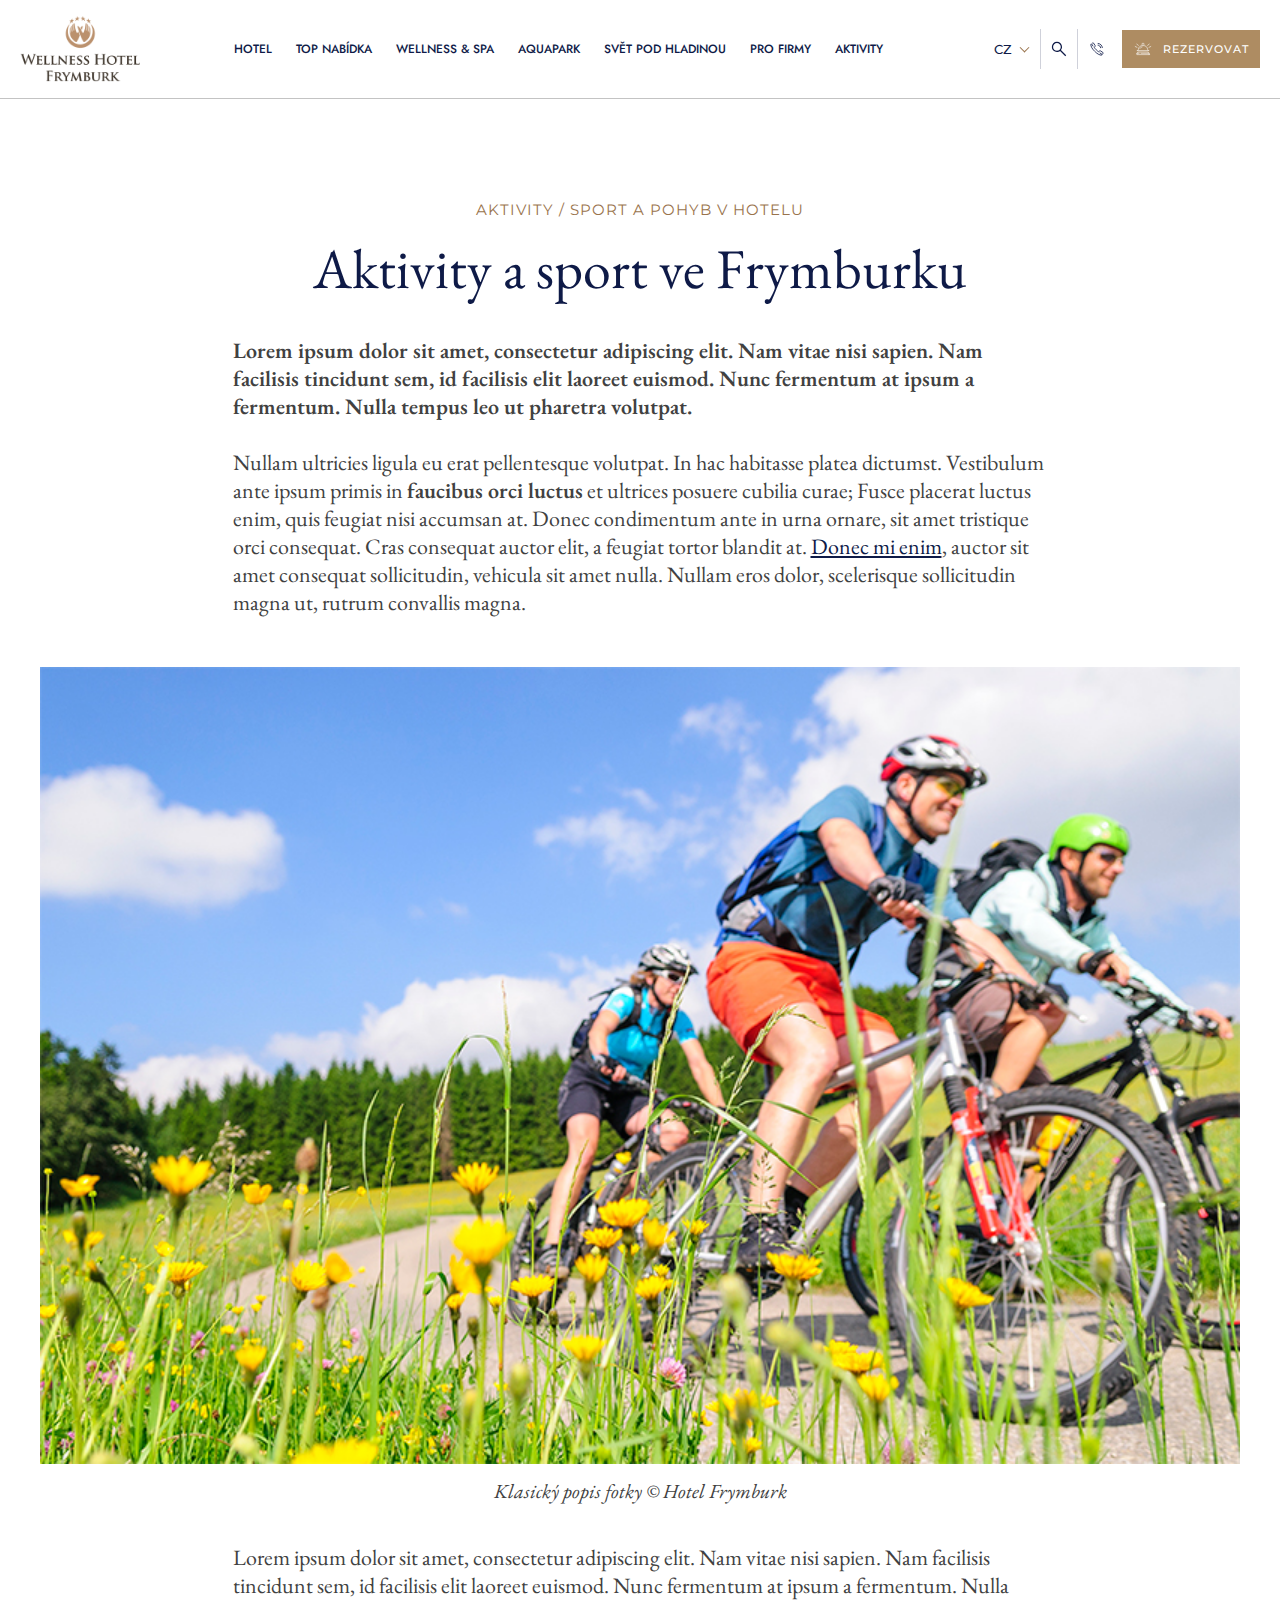
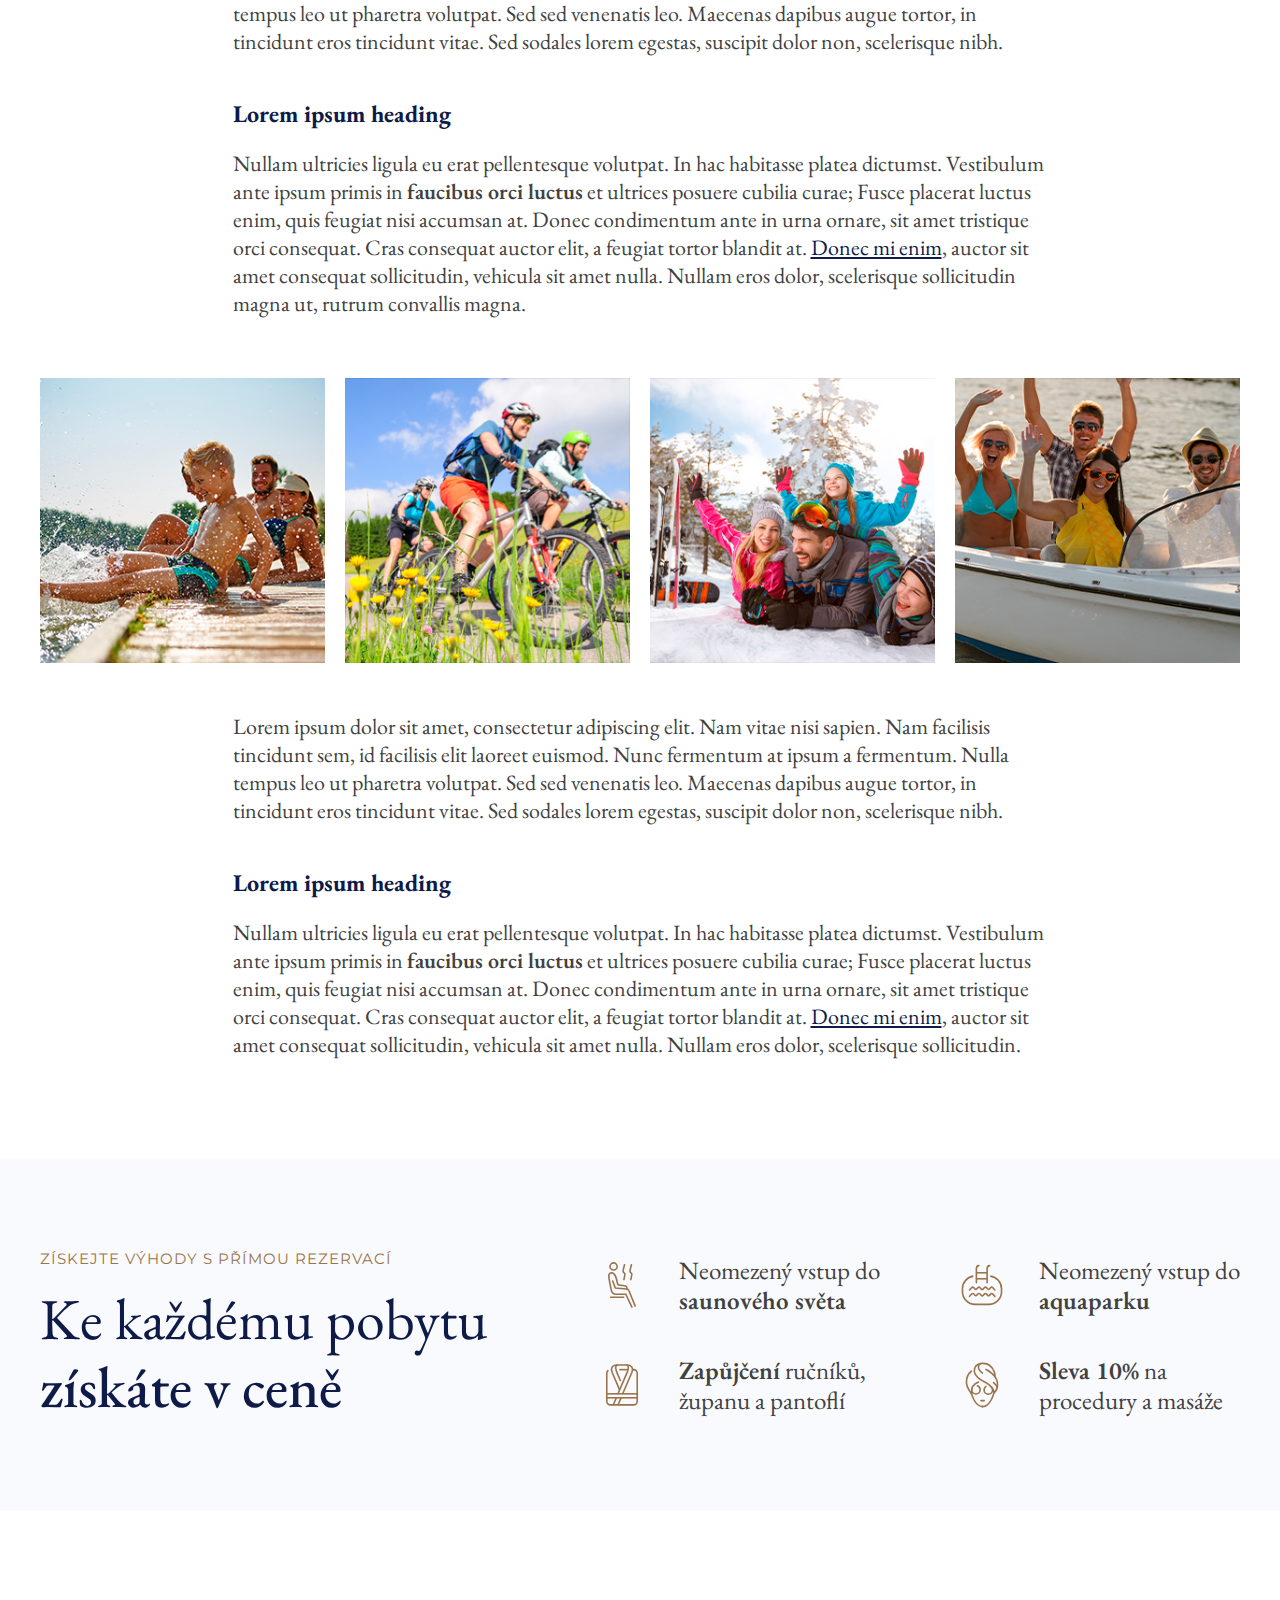
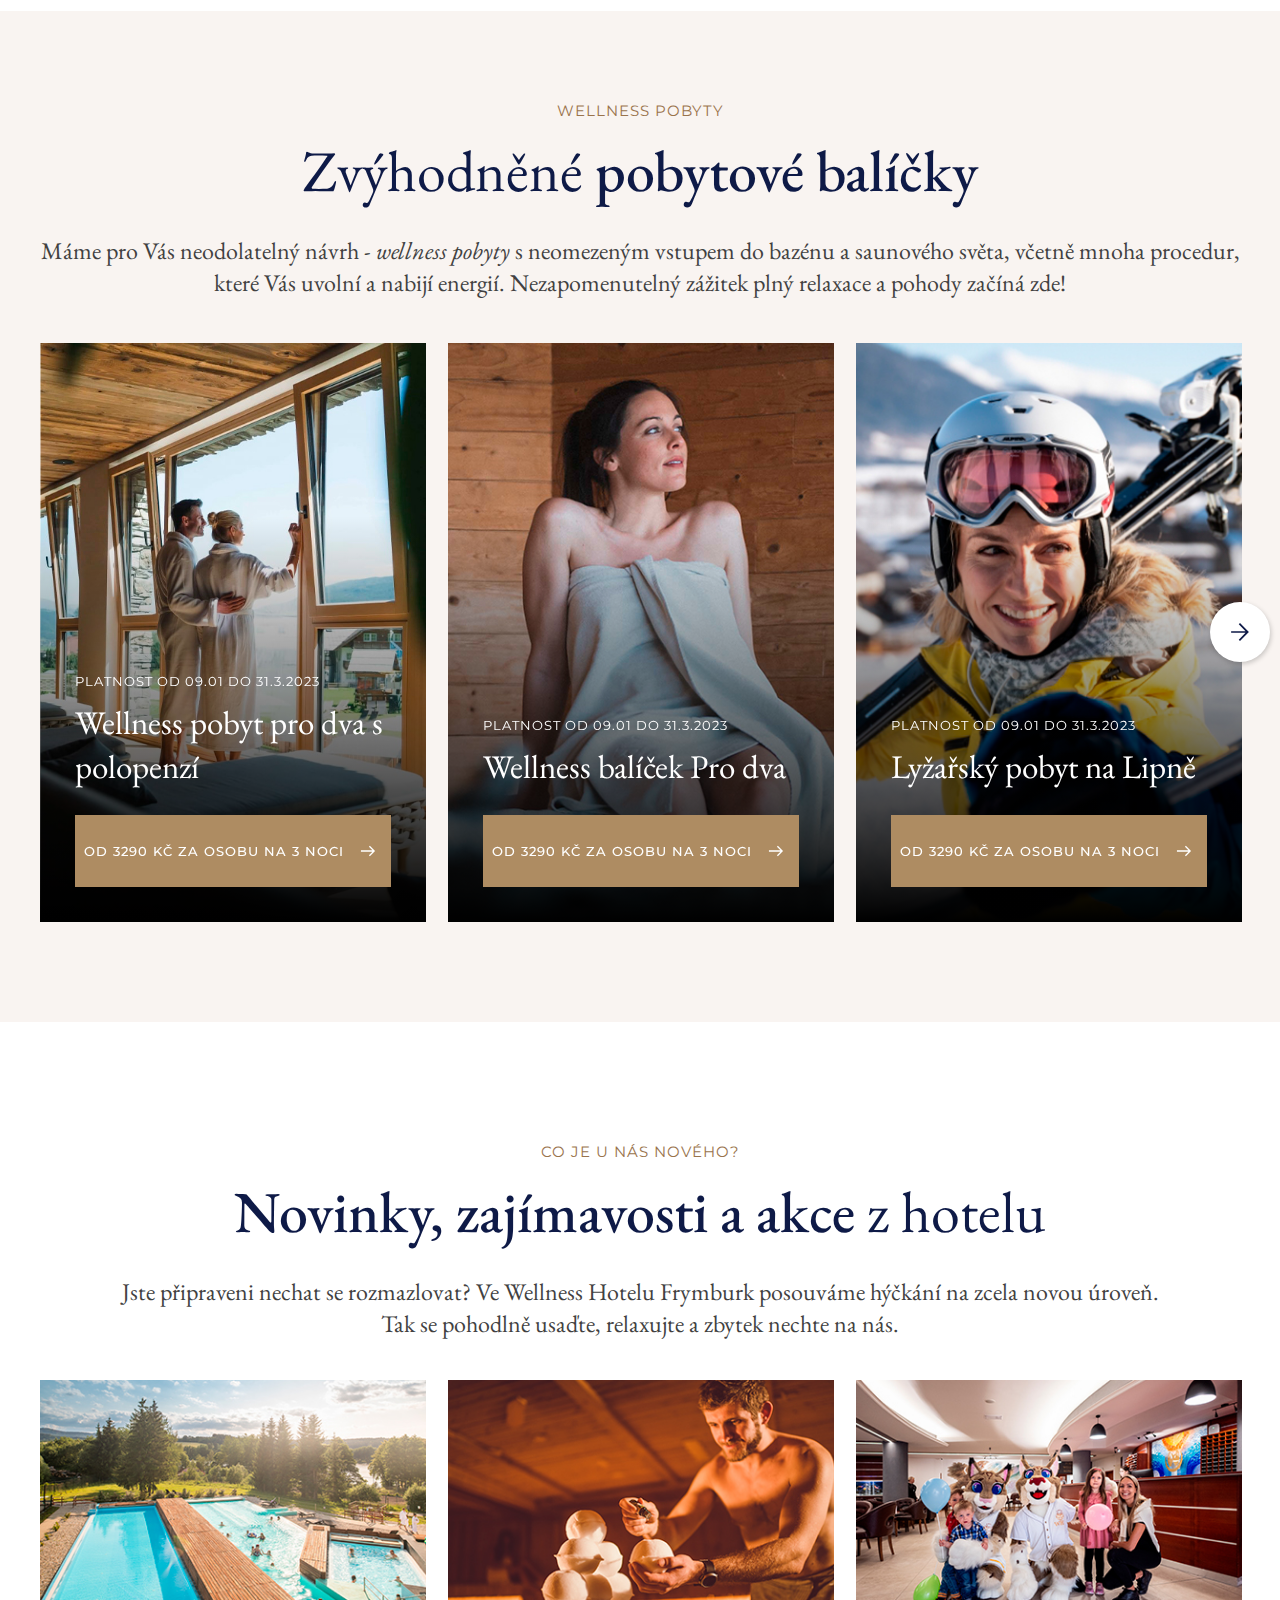
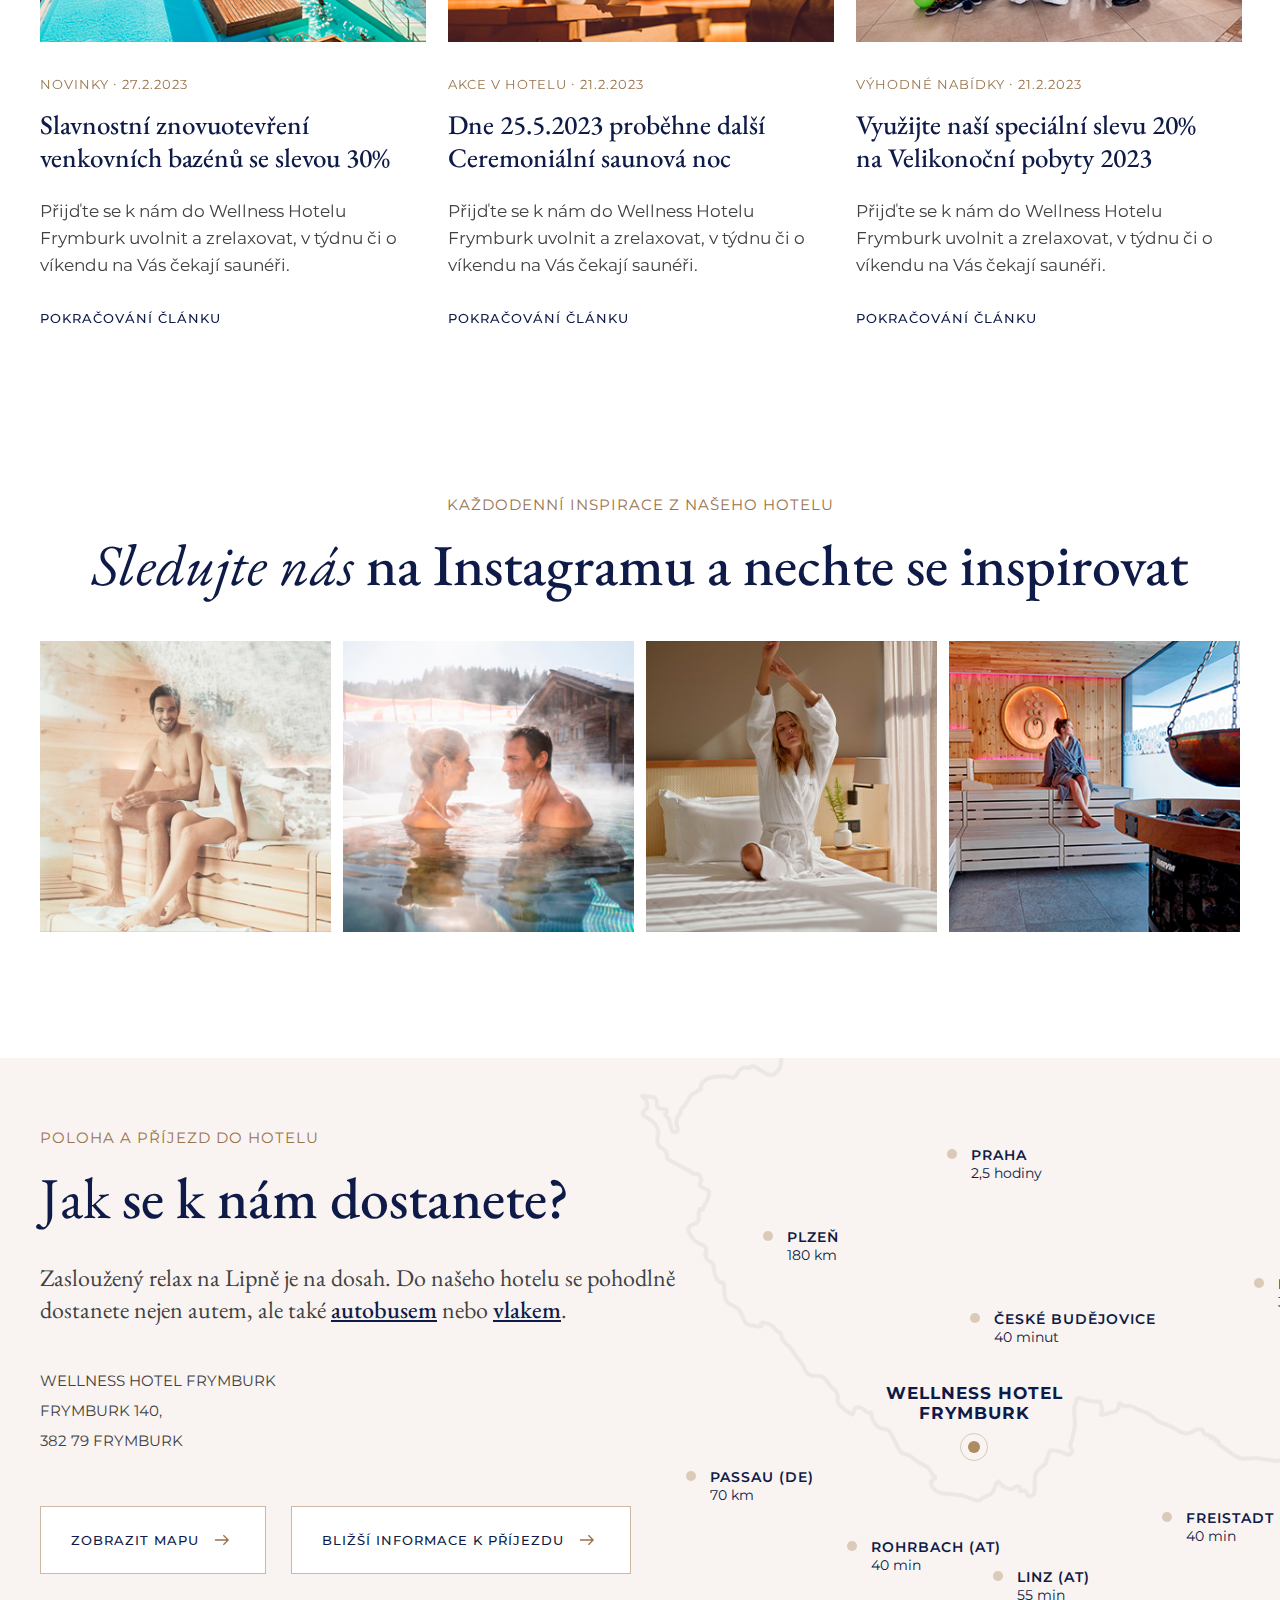
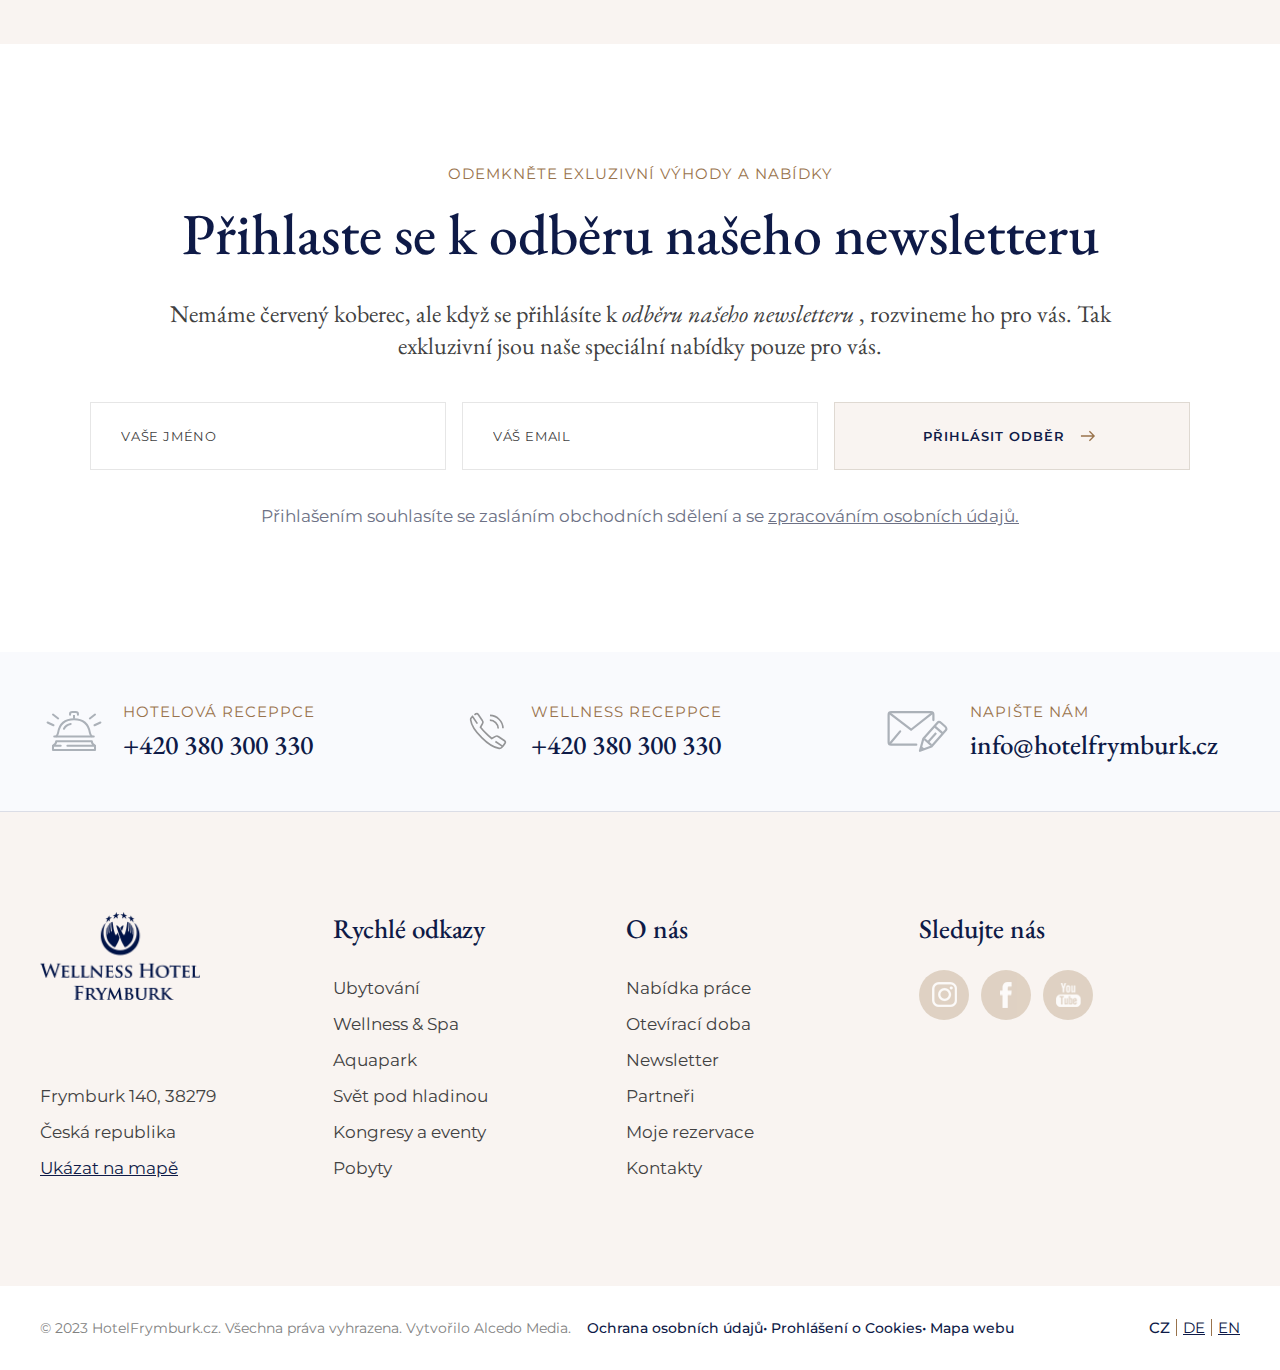
<file: article.html>
<!DOCTYPE html>
<html lang="en">

<head>
    <meta charset="UTF-8" />
    <meta http-equiv="X-UA-Compatible" content="IE=edge" />
    <meta name="viewport" content="width=device-width, initial-scale=1.0" />
    <link rel="preconnect" href="https://fonts.googleapis.com">
    <link rel="preconnect" href="https://fonts.gstatic.com" crossorigin>
    <link
        href="https://fonts.googleapis.com/css2?family=EB+Garamond:ital,wght@0,400;0,500;0,600;0,700;0,800;1,400;1,500;1,600;1,700;1,800&family=Jost:wght@400;500;700&family=Montserrat:ital,wght@0,300;0,400;0,500;0,600;0,700;0,800;0,900;1,300;1,400;1,500;1,600;1,700;1,800;1,900&display=swap"
        rel="stylesheet">
    <link rel="stylesheet" href="css/main.css" />
    <title>Clanek</title>
</head>

<body>
    <main class="main">
        <!-- header start
    =========================================== -->
        <header class="header light lined" id="header">
            <div class="headerMenu" id="headerMenu">
            </div>
            <div class="headerSearch low" id="searchMenu">
                <div class="headerSearch__inner">
                    <form action="" class="headerSearch__inner-form">
                        <span id="searchClose">
                            zavřít
                        </span>
                        <label for="searchInput">Prohledat web:</label>
                        <div class="headerSearch__inner-row">
                            <div class="input">
                                <input type="text" placeholder="Hledaný výraz..." id="searchInput">
                            </div>
                            <button type="submit" class="button secondary">
                                <span>
                                    <svg>
                                        <use xlink:href="#searchIcon"></use>
                                    </svg>
                                </span>
                                vyhledat
                            </button>
                        </div>
                    </form>
                </div>
            </div>
            <div class="auto__container">
                <div class="header__inner">
                    <a href="index.html" class="header__inner-logo">
                        <img class="light" src="./images/logo.png" alt="" />
                        <img class="dark" src="./images/logo-dark.png" alt="" />
                    </a>
                    <nav class="nav" id="menu">
                        <ul class="nav__inner">
                            <li>
                                <a id="navMenuBtn">
                                    hotel
                                </a>
                            </li>
                            <li>
                                <a href="#">
                                    top nabídka
                                </a>
                            </li>
                            <li>
                                <a href="spa.html">
                                    Wellness & spa
                                </a>
                            </li>
                            <li>
                                <a href="#">
                                    Aquapark
                                </a>
                            </li>
                            <li>
                                <a href="#">
                                    Svět pod hladinou
                                </a>
                            </li>
                            <li>
                                <a href="#">
                                    pro firmy
                                </a>
                            </li>
                            <li>
                                <a href="activity.html">
                                    aktivity
                                </a>
                            </li>
                            <div class="nav__inner-buttons">
                                <a href="tel:+420 374 768 687" class="button light">
                                    +420 374 768 687
                                </a>
                                <a href="#" class="button light">
                                    rezervovat
                                </a>
                                <div class="nav__inner-lang">
                                    <a href="#">
                                        deutsch
                                    </a>
                                    <hr>
                                    <a href="#">
                                        english
                                    </a>
                                </div>
                            </div>
                        </ul>
                        <div class="navMenu" id="navMenu">
                            <div class="navMenu__inner">
                                <div class="navMenu__inner-col">
                                    <a href="rooms.html">
                                        Naše pokoje
                                    </a>
                                    <a href="#">
                                        Ceník ubytování
                                    </a>
                                    <a href="#">
                                        Fotogalerie
                                    </a>
                                    <a href="#">
                                        Areál hotelu
                                    </a>
                                    <a href="#">
                                        Bezbariérový přístup
                                    </a>
                                </div>
                                <div class="navMenu__inner-col">
                                    <div class="navMenu__item">
                                        <h5 class="title5 navMenu__item-btn">
                                            Kongresy a firemní akce
                                        </h5>
                                        <div class="navMenu__item-dropdown">
                                            <a href="#">
                                                Multifunkční sály
                                            </a>
                                            <a href="#">
                                                Catering
                                            </a>
                                            <a href="#">
                                                Teambuilding
                                            </a>
                                        </div>
                                    </div>
                                    <a href="#">
                                        Pro školy
                                    </a>
                                </div>
                                <div class="navMenu__inner-col">
                                    <div class="navMenu__item">
                                        <h5 class="title5 navMenu__item-btn">
                                            Pro rodiny s dětmi
                                        </h5>
                                        <div class="navMenu__item-dropdown">
                                            <a href="water-world.html">
                                                Dětský vodní svět
                                            </a>
                                            <a href="#">
                                                Dětské masáže
                                            </a>
                                            <a href="#">
                                                Animační programy
                                            </a>
                                        </div>
                                    </div>
                                </div>
                            </div>
                        </div>
                    </nav>
                    <div class="header__inner-buttons">
                        <div class="lang">
                            <span>
                                cz
                            </span>
                            <div class="lang__menu">
                                <a href="#">EN</a>
                                <a href="#">DE</a>
                            </div>
                        </div>
                        <button class="header__inner-search" id="searchBtn">
                            <span>
                                <svg>
                                    <use xlink:href="#searchIcon"></use>
                                </svg>
                            </span>
                        </button>
                        <a href="#" class="header__inner-call">
                            <span>
                                <svg>
                                    <use xlink:href="#phone"></use>
                                </svg>
                            </span>
                        </a>
                        <a href="#" class="button uniq">
                            <span>
                                <svg>
                                    <use xlink:href="#bell"></use>
                                </svg>
                            </span>
                            rezervovat
                        </a>
                        <p class="header__inner-text">
                            MENU
                        </p>
                        <div class="burger" id="menuBtn">
                            <span></span>
                        </div>
                    </div>
                </div>
            </div>
        </header>
        <!-- header end
    =========================================== -->
        <!-- article start
    =========================================== -->
        <section class="article">
            <div class="auto__container">
                <div class="article__inner">
                    <div class="article__inner-title">
                        <h6 class="title6">
                            <a href="#">
                                aktivity</a>
                            /
                            <a href="#">
                                sport a pohyb v hotelu
                            </a>
                        </h6>
                        <h2 class="title2 ex">
                            Aktivity a sport ve Frymburku
                        </h2>
                    </div>
                    <div class="article__inner-text">
                        <p class="paragraph">
                            <b>
                                Lorem ipsum dolor sit amet, consectetur adipiscing elit. Nam vitae nisi sapien. Nam
                                facilisis tincidunt sem, id facilisis elit laoreet euismod. Nunc fermentum at ipsum a
                                fermentum. Nulla tempus leo ut pharetra volutpat.
                            </b> <br> <br>
                            Nullam ultricies ligula eu erat pellentesque volutpat. In hac habitasse platea dictumst.
                            Vestibulum ante ipsum primis in <b>faucibus orci luctus</b> et ultrices posuere cubilia
                            curae; Fusce placerat luctus enim, quis feugiat nisi accumsan at. Donec condimentum ante in
                            urna ornare, sit amet tristique orci consequat. Cras consequat auctor elit, a feugiat tortor
                            blandit at. 
                            <a href="#">
                            Donec mi enim</a>, auctor sit amet consequat sollicitudin, vehicula sit amet nulla. Nullam eros dolor, scelerisque sollicitudin magna ut, rutrum convallis magna.
                        </p>
                    </div>
                    <div class="article__inner-image">
                        <img src="./images/article/2-big.jpg" alt="">
                        <a href="#">
                            Klasický popis fotky © Hotel Frymburk
                        </a>
                    </div>
                    <div class="article__inner-text">
                        <p class="paragraph">
                            Lorem ipsum dolor sit amet, consectetur adipiscing elit. Nam vitae nisi sapien. Nam
                            facilisis tincidunt sem, id facilisis elit laoreet euismod. Nunc fermentum at ipsum a
                            fermentum. Nulla tempus leo ut pharetra volutpat. Sed sed venenatis leo. Maecenas dapibus
                            augue tortor, in tincidunt eros tincidunt vitae. Sed sodales lorem egestas, suscipit dolor
                            non, scelerisque nibh.
                        </p>
                        <h5 class="title5">
                            Lorem ipsum heading
                        </h5>
                        <p class="paragraph">
                            Nullam ultricies ligula eu erat pellentesque volutpat. In hac habitasse platea dictumst.
                            Vestibulum ante ipsum primis in <b>faucibus orci luctus</b> et ultrices posuere cubilia
                            curae; Fusce placerat luctus enim, quis feugiat nisi accumsan at. Donec condimentum ante in
                            urna ornare, sit amet tristique orci consequat. Cras consequat auctor elit, a feugiat tortor
                            blandit at. 
                            <a href="#">
                            Donec mi enim</a>, auctor sit amet consequat sollicitudin, vehicula sit amet nulla. Nullam eros dolor, scelerisque sollicitudin magna ut, rutrum convallis magna.
                        </p>
                    </div>
                    <div class="article__inner-row" id="lightgallery">
                        <a href="./images/article/1-big.jpg" class="articleItem">
                            <div class="articleItem__image">
                                <img src="./images/article/1.jpg" alt="">
                            </div>
                            <span>
                                <img src="./images/icons/search.png" alt="">
                            </span>
                        </a>
                        <a href="./images/article/2-big.jpg" class="articleItem">
                            <div class="articleItem__image">
                                <img src="./images/article/2.jpg" alt="">
                            </div>
                            <span>
                                <img src="./images/icons/search.png" alt="">
                            </span>
                        </a>
                        <a href="./images/article/3-big.jpg" class="articleItem">
                            <div class="articleItem__image">
                                <img src="./images/article/3.jpg" alt="">
                            </div>
                            <span>
                                <img src="./images/icons/search.png" alt="">
                            </span>
                        </a>
                        <a href="./images/article/4-big.jpg" class="articleItem">
                            <div class="articleItem__image">
                                <img src="./images/article/4.jpg" alt="">
                            </div>
                            <span>
                                <img src="./images/icons/search.png" alt="">
                            </span>
                        </a>
                    </div>
                    <div class="article__inner-text">
                        <p class="paragraph">
                            Lorem ipsum dolor sit amet, consectetur adipiscing elit. Nam vitae nisi sapien. Nam
                            facilisis tincidunt sem, id facilisis elit laoreet euismod. Nunc fermentum at ipsum a
                            fermentum. Nulla tempus leo ut pharetra volutpat. Sed sed venenatis leo. Maecenas dapibus
                            augue tortor, in tincidunt eros tincidunt vitae. Sed sodales lorem egestas, suscipit dolor
                            non, scelerisque nibh.
                        </p>
                        <h5 class="title5">
                            Lorem ipsum heading
                        </h5>
                        <p class="paragraph">
                            Nullam ultricies ligula eu erat pellentesque volutpat. In hac habitasse platea dictumst.
                            Vestibulum ante ipsum primis in <b>faucibus orci luctus</b> et ultrices posuere cubilia
                            curae; Fusce placerat luctus enim, quis feugiat nisi accumsan at. Donec condimentum ante in
                            urna ornare, sit amet tristique orci consequat. Cras consequat auctor elit, a feugiat tortor
                            blandit at. 
                            <a href="#">
                            Donec mi enim</a>, auctor sit amet consequat sollicitudin, vehicula sit amet nulla. Nullam eros dolor,
                            scelerisque sollicitudin.
                        </p>
                    </div>
                </div>
            </div>
        </section>
        <!-- intro end
    =========================================== -->
        <!-- benefits start
    =========================================== -->
        <section class="benefits ex">
            <div class="auto__container">
                <div class="benefits__inner">
                    <div class="benefits__inner-content">
                        <h6 class="title6">
                            získejte výhody s přímou rezervací
                        </h6>
                        <h2 class="title2">
                            Ke každému pobytu <strong>získáte v ceně</strong>
                        </h2>
                    </div>
                    <div class="benefits__inner-row">
                        <div class="benefitsItem">
                            <div class="benefitsItem__icon">
                                <img src="./images/benefits/sauna.svg" alt="">
                            </div>
                            <p class="paragraph">
                                Neomezený vstup do <br> <strong>saunového světa</strong>
                            </p>
                        </div>
                        <div class="benefitsItem">
                            <div class="benefitsItem__icon big">
                                <img src="./images/benefits/pool.svg" alt="">
                            </div>
                            <p class="paragraph">
                                Neomezený vstup <br>
                                do <strong>aquaparku</strong>
                            </p>
                        </div>
                        <div class="benefitsItem">
                            <div class="benefitsItem__icon">
                                <img src="./images/benefits/dress.svg" alt="">
                            </div>
                            <p class="paragraph">
                                <strong>Zapůjčení</strong> ručníků, <br>
                                županu a pantoflí
                            </p>
                        </div>
                        <div class="benefitsItem">
                            <div class="benefitsItem__icon">
                                <img src="./images/benefits/faceMask.svg" alt="">
                            </div>
                            <p class="paragraph">
                                <strong>Sleva 10%</strong> na <br>
                                procedury a masáže
                            </p>
                        </div>
                    </div>
                </div>
            </div>
        </section>
        <!-- benefits end
    =========================================== -->
        <!-- stay start
    =========================================== -->
        <section class="stay">
            <div class="auto__container">
                <div class="stay__inner">
                    <div class="stay__inner-title">
                        <h6 class="title6">
                            wellness pobyty
                        </h6>
                        <h2 class="title2">
                            Zvýhodněné <strong>pobytové balíčky</strong>
                        </h2>
                        <p class="paragraph big">
                            Máme pro Vás neodolatelný návrh - <i>wellness pobyty</i> s neomezeným vstupem do bazénu a
                            saunového světa,
                            včetně
                            mnoha procedur, které Vás uvolní a nabijí energií. Nezapomenutelný zážitek plný relaxace a
                            pohody začíná
                            zde!
                        </p>
                    </div>
                    <div class="stay__inner-row-wrapper">
                        <div class="stay__inner-row">
                            <div class="stayItem">
                                <div class="stayItem__inner">
                                    <div class="stayItem__image">
                                        <img src="./images/stay/1.jpg" alt="">
                                    </div>
                                    <div class="stayItem__content">
                                        <h6 class="title6">
                                            Platnost od 09.01 do 31.3.2023
                                        </h6>
                                        <h4 class="title4">
                                            Wellness pobyt pro dva
                                            s polopenzí
                                        </h4>
                                        <ul>
                                            <li>
                                                skipas pro dva na Hochfichtu v ceně
                                            </li>
                                            <li>
                                                sportovní masáž pro dva
                                            </li>
                                            <li>
                                                polopenze pro dva v ceně
                                            </li>
                                        </ul>
                                        <a href="#" class="button secondary">
                                            od 3290 Kč za osobu na 3 noci
                                            <span>
                                                <svg>
                                                    <use xlink:href="#arrow-long"></use>
                                                </svg>
                                            </span>
                                        </a>
                                    </div>
                                </div>
                            </div>
                            <div class="stayItem">
                                <div class="stayItem__inner">
                                    <div class="stayItem__image">
                                        <img src="./images/stay/2.jpg" alt="">
                                    </div>
                                    <div class="stayItem__content">
                                        <h6 class="title6">
                                            Platnost od 09.01 do 31.3.2023
                                        </h6>
                                        <h4 class="title4">
                                            Wellness balíček Pro dva
                                        </h4>
                                        <ul>
                                            <li>
                                                skipas pro dva na Hochfichtu v ceně
                                            </li>
                                            <li>
                                                sportovní masáž pro dva
                                            </li>
                                            <li>
                                                polopenze pro dva v ceně
                                            </li>
                                        </ul>
                                        <a href="#" class="button secondary">
                                            od 3290 Kč za osobu na 3 noci
                                            <span>
                                                <svg>
                                                    <use xlink:href="#arrow-long"></use>
                                                </svg>
                                            </span>
                                        </a>
                                    </div>
                                </div>
                            </div>
                            <div class="stayItem">
                                <div class="stayItem__inner">
                                    <div class="stayItem__image">
                                        <img src="./images/stay/3.jpg" alt="">
                                    </div>
                                    <div class="stayItem__content">
                                        <h6 class="title6">
                                            Platnost od 09.01 do 31.3.2023
                                        </h6>
                                        <h4 class="title4">
                                            Lyžařský pobyt na Lipně
                                        </h4>
                                        <ul>
                                            <li>
                                                skipas pro dva na Hochfichtu v ceně
                                            </li>
                                            <li>
                                                sportovní masáž pro dva
                                            </li>
                                            <li>
                                                polopenze pro dva v ceně
                                            </li>
                                        </ul>
                                        <a href="#" class="button secondary">
                                            od 3290 Kč za osobu na 3 noci
                                            <span>
                                                <svg>
                                                    <use xlink:href="#arrow-long"></use>
                                                </svg>
                                            </span>
                                        </a>
                                    </div>
                                </div>
                            </div>
                            <div class="stayItem">
                                <div class="stayItem__inner">
                                    <div class="stayItem__image">
                                        <img src="./images/stay/1.jpg" alt="">
                                    </div>
                                    <div class="stayItem__content">
                                        <h6 class="title6">
                                            Platnost od 09.01 do 31.3.2023
                                        </h6>
                                        <h4 class="title4">
                                            Wellness pobyt pro dva
                                            s polopenzí
                                        </h4>
                                        <ul>
                                            <li>
                                                skipas pro dva na Hochfichtu v ceně
                                            </li>
                                            <li>
                                                sportovní masáž pro dva
                                            </li>
                                            <li>
                                                polopenze pro dva v ceně
                                            </li>
                                        </ul>
                                        <a href="#" class="button secondary">
                                            od 3290 Kč za osobu na 3 noci
                                            <span>
                                                <svg>
                                                    <use xlink:href="#arrow-long"></use>
                                                </svg>
                                            </span>
                                        </a>
                                    </div>
                                </div>
                            </div>
                        </div>
                        <div class="arrows">
                            <button type="button" class="prev">
                                <svg>
                                    <use xlink:href="#arrow-right"></use>
                                </svg>
                            </button type="button">
                            <button type="button" class="next">
                                <svg>
                                    <use xlink:href="#arrow-right"></use>
                                </svg>
                            </button type="button">
                        </div>
                    </div>
                </div>
            </div>
        </section>
        <!-- stay end
    =========================================== -->
        <!-- news start
    =========================================== -->
        <section class="news">
            <div class="auto__container">
                <div class="news__inner">
                    <div class="news__inner-title">
                        <h6 class="title6">
                            co je u nás nového?
                        </h6>
                        <h2 class="title2">
                            <strong>Novinky, zajímavosti a akce</strong> z hotelu
                        </h2>
                        <p class="paragraph big">
                            Jste připraveni nechat se rozmazlovat? Ve Wellness Hotelu Frymburk posouváme hýčkání na
                            zcela novou
                            úroveň. <br> Tak se pohodlně usaďte, relaxujte a zbytek nechte na nás.
                        </p>
                    </div>
                    <div class="news__inner-row-wrapper">
                        <div class="news__inner-row">
                            <div class="newsItem">
                                <div class="newsItem__inner">
                                    <a href="#" class="newsItem__image">
                                        <img src="./images/news/1.jpg" alt="">
                                    </a>
                                    <div class="newsItem__content">
                                        <h6 class="title6">
                                            novinky ∙ 27.2.2023
                                        </h6>
                                        <h5 class="title5">
                                            <a href="#">
                                                Slavnostní znovuotevření venkovních bazénů se slevou 30%
                                            </a>
                                        </h5>
                                        <p class="paragraph sm">
                                            Přijďte se k nám do Wellness Hotelu Frymburk uvolnit a zrelaxovat, v týdnu
                                            či o víkendu na Vás
                                            čekají saunéři.
                                        </p>
                                        <a href="#">
                                            pokračování článku
                                        </a>
                                    </div>
                                </div>
                            </div>
                            <div class="newsItem">
                                <div class="newsItem__inner">
                                    <a href="#" class="newsItem__image">
                                        <img src="./images/news/2.jpg" alt="">
                                    </a>
                                    <div class="newsItem__content">
                                        <h6 class="title6">
                                            akce v hotelu ∙ 21.2.2023
                                        </h6>
                                        <h5 class="title5">
                                            <a href="#">
                                                Dne 25.5.2023 proběhne další Ceremoniální saunová noc
                                            </a>
                                        </h5>
                                        <p class="paragraph sm">
                                            Přijďte se k nám do Wellness Hotelu Frymburk uvolnit a zrelaxovat, v týdnu
                                            či o víkendu na Vás
                                            čekají saunéři.
                                        </p>
                                        <a href="#">
                                            pokračování článku
                                        </a>
                                    </div>
                                </div>
                            </div>
                            <div class="newsItem">
                                <div class="newsItem__inner">
                                    <a href="#" class="newsItem__image">
                                        <img src="./images/news/3.jpg" alt="">
                                    </a>
                                    <div class="newsItem__content">
                                        <h6 class="title6">
                                            výhodné nabídky ∙ 21.2.2023
                                        </h6>
                                        <h5 class="title5">
                                            <a href="#">
                                                Využijte naší speciální slevu 20% na Velikonoční pobyty 2023
                                            </a>
                                        </h5>
                                        <p class="paragraph sm">
                                            Přijďte se k nám do Wellness Hotelu Frymburk uvolnit a zrelaxovat, v týdnu
                                            či o víkendu na Vás
                                            čekají saunéři.
                                        </p>
                                        <a href="#">
                                            pokračování článku
                                        </a>
                                    </div>
                                </div>
                            </div>
                        </div>
                        <div class="arrows">
                            <button type="button" class="prev">
                                <svg>
                                    <use xlink:href="#arrow-right"></use>
                                </svg>
                            </button type="button">
                            <button type="button" class="next">
                                <svg>
                                    <use xlink:href="#arrow-right"></use>
                                </svg>
                            </button type="button">
                        </div>
                    </div>
                </div>
            </div>
        </section>
        <!-- news end
    =========================================== -->
        <!-- follow start
    =========================================== -->
        <section class="follow">
            <div class="auto__container">
                <div class="follow__inner">
                    <div class="follow__inner-title">
                        <h6 class="title6">
                            každodenní inspirace z našeho hotelu
                        </h6>
                        <h2 class="title2">
                            <i>Sledujte nás</i> <strong> na Instagramu a nechte se inspirovat</strong>
                        </h2>
                    </div>
                    <div class="follow__inner-row">
                        <a href="#" class="followItem">
                            <div class="followItem__image">
                                <img src="./images/follow/1.jpg" alt="">
                            </div>
                            <div class="followItem__content">
                                <div class="followItem__content-icon">
                                    <img src="./images/icons/social/instagram.png" alt="">
                                </div>
                            </div>
                        </a>
                        <a href="#" class="followItem">
                            <div class="followItem__image">
                                <img src="./images/follow/2.jpg" alt="">
                            </div>
                            <div class="followItem__content">
                                <div class="followItem__content-icon">
                                    <img src="./images/icons/social/instagram.png" alt="">
                                </div>
                            </div>
                        </a>
                        <a href="#" class="followItem">
                            <div class="followItem__image">
                                <img src="./images/follow/3.jpg" alt="">
                            </div>
                            <div class="followItem__content">
                                <div class="followItem__content-icon">
                                    <img src="./images/icons/social/instagram.png" alt="">
                                </div>
                            </div>
                        </a>
                        <a href="#" class="followItem">
                            <div class="followItem__image">
                                <img src="./images/follow/4.jpg" alt="">
                            </div>
                            <div class="followItem__content">
                                <div class="followItem__content-icon">
                                    <img src="./images/icons/social/instagram.png" alt="">
                                </div>
                            </div>
                        </a>
                    </div>
                </div>
            </div>
        </section>
        <!-- follow end
    =========================================== -->
        <!-- location start
    =========================================== -->
        <section class="location">
            <div class="auto__container">
                <div class="location__inner">
                    <div class="location__inner-content">
                        <h6 class="title6">
                            Poloha a příjezd do hotelu
                        </h6>
                        <h2 class="title2">
                            Jak <strong>se k nám dostanete?</strong>
                        </h2>
                        <p class="paragraph big">
                            Zasloužený relax na Lipně je na dosah. Do našeho hotelu se pohodlně dostanete nejen autem,
                            ale také <a href="#">autobusem</a> nebo <a href="#">vlakem</a>.
                        </p>
                        <p class="paragraph sm">
                            Wellness Hotel Frymburk <br>
                            Frymburk 140, <br>
                            382 79 FRYMBURK
                        </p>
                        <div class="location__inner-buttons">
                            <a href="#" class="button light">
                                zobrazit mapu
                                <span>
                                    <svg>
                                        <use xlink:href="#arrow-long"></use>
                                    </svg>
                                </span>
                            </a>
                            <a href="#" class="button light">
                                bližší informace k příjezdu
                                <span>
                                    <svg>
                                        <use xlink:href="#arrow-long"></use>
                                    </svg>
                                </span>
                            </a>
                        </div>
                    </div>
                    <div class="location__inner-map">
                        <img src="./images/map.png" alt="">
                        <div class="locationItem__wrapper">
                            <div class="locationItem">
                                <h6 class="title6">
                                    praha
                                </h6>
                                <p class="paragraph">
                                    2,5 hodiny
                                </p>
                            </div>
                            <div class="locationItem">
                                <h6 class="title6">
                                    plzeň
                                </h6>
                                <p class="paragraph">
                                    180 km
                                </p>
                            </div>
                            <div class="locationItem">
                                <h6 class="title6">
                                    české budějovice
                                </h6>
                                <p class="paragraph">
                                    40 minut
                                </p>
                            </div>
                            <div class="locationItem">
                                <h6 class="title6">
                                    brno
                                </h6>
                                <p class="paragraph">
                                    3,5 hodiny
                                </p>
                            </div>
                            <div class="locationItem main">
                                <h6 class="title6">
                                    Wellness hotel <br> frymburk
                                </h6>
                                <span></span>
                            </div>
                            <div class="locationItem">
                                <h6 class="title6">
                                    Passau (DE)
                                </h6>
                                <p class="paragraph">
                                    70 km
                                </p>
                            </div>
                            <div class="locationItem">
                                <h6 class="title6">
                                    rohrbach (AT)
                                </h6>
                                <p class="paragraph">
                                    40 min
                                </p>
                            </div>
                            <div class="locationItem">
                                <h6 class="title6">
                                    Linz (AT)
                                </h6>
                                <p class="paragraph">
                                    55 min
                                </p>
                            </div>
                            <div class="locationItem">
                                <h6 class="title6">
                                    freistadt (AT)
                                </h6>
                                <p class="paragraph">
                                    40 min
                                </p>
                            </div>
                        </div>

                    </div>
                </div>
            </div>
        </section>
        <!-- location end
    =========================================== -->
        <!-- newsletter start
    =========================================== -->
        <section class="newsletter">
            <div class="auto__container">
                <div class="newsletter__inner">
                    <div class="newsletter__inner-title">
                        <h6 class="title6">
                            odemkněte exluzivní výhody a nabídky
                        </h6>
                        <h2 class="title2">
                            Přihlaste se k odběru našeho newsletteru
                        </h2>
                        <p class="paragraph big">
                            Nemáme červený koberec, ale když se přihlásíte k <i>odběru našeho newsletteru</i> ,
                            rozvineme ho pro vás.
                            Tak exkluzivní jsou naše speciální nabídky pouze pro vás.
                        </p>
                    </div>
                    <form action="" class="newsletter__inner-form">
                        <div class="input">
                            <input type="text" placeholder="vaše jméno">
                        </div>
                        <div class="input">
                            <input type="email" placeholder="váš email">
                        </div>
                        <button type="submit" class="button light">
                            přihlásit odběr
                            <span>
                                <svg>
                                    <use xlink:href="#arrow-long"></use>
                                </svg>
                            </span>
                        </button>
                    </form>
                    <p class="paragraph">
                        Přihlašením souhlasíte se zasláním obchodních sdělení a se
                        <a href="#">zpracováním osobních údajů.</a>
                    </p>
                </div>
            </div>
        </section>
        <!-- newsletter end
    =========================================== -->
        <!-- contact start
    =========================================== -->
        <section class="contact">
            <div class="auto__container">
                <div class="contact__inner">
                    <a href="tel:+420 380 300 330" class="contactItem">
                        <div class="contactItem__icon big">
                            <img src="./images/icons/bell.svg" alt="">
                        </div>
                        <div class="contactItem__content">
                            <h6 class="title6">
                                Hotelová receppce
                            </h6>
                            <h5 class="title5">
                                +420 380 300 330
                            </h5>
                        </div>
                    </a>
                    <a href="tel:+420 380 300 330" class="contactItem">
                        <div class="contactItem__icon">
                            <img src="./images/icons/phone.svg" alt="">
                        </div>
                        <div class="contactItem__content">
                            <h6 class="title6">
                                wellness receppce
                            </h6>
                            <h5 class="title5">
                                +420 380 300 330
                            </h5>
                        </div>
                    </a>
                    <a href="mailto:info@hotelfrymburk.cz" class="contactItem">
                        <div class="contactItem__icon ex">
                            <img src="./images/icons/mail.svg" alt="">
                        </div>
                        <div class="contactItem__content">
                            <h6 class="title6">
                                napište nám
                            </h6>
                            <h5 class="title5">
                                info@hotelfrymburk.cz
                            </h5>
                        </div>
                    </a>
                </div>
            </div>
        </section>
        <!-- contact end
    =========================================== -->
        <!-- footer start
    =========================================== -->
        <footer class="footer">
            <div class="auto__container">
                <div class="footer__inner">
                    <div class="footer__inner-col">
                        <div class="footer__inner-logo">
                            <img src="./images/footer-logo.png" alt="">
                        </div>
                        <p class="paragraph sm">
                            Frymburk 140, 38279 <br>
                            Česká republika <br>
                            <a href="#">
                                Ukázat na mapě
                            </a>
                        </p>
                    </div>
                    <div class="footer__inner-col">
                        <h5 class="title5">
                            Rychlé odkazy
                        </h5>
                        <a href="#">
                            Ubytování
                        </a>
                        <a href="#">
                            Wellness & Spa
                        </a>
                        <a href="#">
                            Aquapark
                        </a>
                        <a href="#">
                            Svět pod hladinou
                        </a>
                        <a href="#">
                            Kongresy a eventy
                        </a>
                        <a href="#">
                            Pobyty
                        </a>
                    </div>
                    <div class="footer__inner-col">
                        <h5 class="title5">
                            O nás
                        </h5>
                        <a href="#">
                            Nabídka práce
                        </a>
                        <a href="#">
                            Otevírací doba
                        </a>
                        <a href="#">
                            Newsletter
                        </a>
                        <a href="#">
                            Partneři
                        </a>
                        <a href="#">
                            Moje rezervace
                        </a>
                        <a href="#">
                            Kontakty
                        </a>
                    </div>
                    <div class="footer__inner-col">
                        <h5 class="title5">
                            Sledujte nás
                        </h5>
                        <div class="footer__inner-social">
                            <a href="#">
                                <img src="./images/icons/social/instagram.png" alt="">
                            </a>
                            <a href="#" class="thin">
                                <img src="./images/icons/social/facebook.png" alt="">
                            </a>
                            <a href="#">
                                <img src="./images/icons/social/youtube.png" alt="">
                            </a>
                        </div>
                    </div>
                </div>
            </div>
        </footer>
        <div class="copy">
            <div class="auto__container">
                <div class="copy__inner">
                    <div class="copy__inner-text">
                        <p class="paragraph">
                            © 2023 HotelFrymburk.cz. Všechna práva vyhrazena. Vytvořilo Alcedo Media.
                        </p>
                        <div class="copy__inner-links">
                            <a href="#">
                                Ochrana osobních údajů
                            </a>
                            <a href="#">
                                <b>•</b> Prohlášení o Cookies
                            </a>
                            <a href="#">
                                <b>•</b> Mapa webu
                            </a>
                        </div>
                    </div>
                    <div class="copy__inner-lang">
                        <a href="#" class="active">
                            cz
                        </a>
                        <hr>
                        <a href="#">
                            DE
                        </a>
                        <hr>
                        <a href="#">
                            EN
                        </a>
                    </div>
                </div>
            </div>
        </div>
        <!-- footer end
    =========================================== -->
    </main>
    <!-- Sprites
    =========================================== -->
    <svg style="display: none">
        <symbol id="arrow-right" viewBox="0 96 960 960">
            <g>
                <path
                    d="m480 880.614-42.768-42.153 232.462-232.462H175.386v-59.998h494.308L437.232 313.539 480 271.386 784.614 576 480 880.614Z" />
            </g>
        </symbol>
        <symbol id="arrow-long" viewBox="0 96 960 960">
            <g>
                <path
                    d="m561.923 802.153-42.153-43.384 152.77-152.77H171.924v-59.998H672.54l-152.77-152.77 42.153-43.384L788.076 576 561.923 802.153Z" />
            </g>
        </symbol>
        <symbol id="searchIcon" viewBox="0 96 960 960">
            <g>
                <path
                    d="M781.692 919.076 530.461 667.845q-30 24.769-69 38.769t-80.692 14q-102.55 0-173.582-71.014t-71.032-173.537q0-102.524 71.014-173.601 71.014-71.076 173.538-71.076 102.523 0 173.6 71.032T625.384 476q0 42.846-14.385 81.846-14.385 39-38.385 67.846l251.231 251.231-42.153 42.153Zm-400.923-258.46q77.308 0 130.962-53.654Q565.385 553.308 565.385 476q0-77.308-53.654-130.962-53.654-53.654-130.962-53.654-77.308 0-130.962 53.654Q196.154 398.692 196.154 476q0 77.308 53.653 130.962 53.654 53.654 130.962 53.654Z" />
            </g>
        </symbol>
        <symbol id="bell" viewBox="0 0 85 85">
            <g>
                <g>
                    <line fill="none" stroke="currentColor" stroke-linecap="round" stroke-miterlimit="10"
                        stroke-width="2.5" x1="17.793" x2="67.208" y1="49.275" y2="49.275" />
                    <line fill="none" stroke="currentColor" stroke-miterlimit="10" stroke-width="2.5" x1="42.5"
                        x2="42.5" y1="27.057" y2="22.39" />
                    <g>
                        <g>
                            <line fill="none" stroke="currentColor" stroke-linecap="round" stroke-miterlimit="10"
                                stroke-width="2.5" x1="62.311" x2="68.764" y1="26.871" y2="21.934" />
                            <line fill="none" stroke="currentColor" stroke-linecap="round" stroke-miterlimit="10"
                                stroke-width="2.5" x1="68.152" x2="75.51" y1="35.323" y2="31.876" />
                        </g>
                        <g>
                            <line fill="none" stroke="currentColor" stroke-linecap="round" stroke-miterlimit="10"
                                stroke-width="2.5" x1="22.689" x2="16.236" y1="26.871" y2="21.934" />
                            <line fill="none" stroke="currentColor" stroke-linecap="round" stroke-miterlimit="10"
                                stroke-width="2.5" x1="16.848" x2="9.491" y1="35.323" y2="31.876" />
                        </g>
                    </g>
                    <g>
                        <path
                            d="     M68.779,66.394v-5.577c-4-1.397-4-5.418-4-5.418H20.221c0,0,0,4.021-4,5.418v5.577H68.779z"
                            fill="none" stroke="currentColor" stroke-linecap="round" stroke-linejoin="round"
                            stroke-miterlimit="10" stroke-width="2.5" />
                    </g>
                    <path
                        d="M64.707,49.131    c-1.666-1.846-2.183-3.607-2.356-4.668c-1.558-9.495-6.845-16.738-19.851-16.738c-13.005,0-18.292,7.243-19.85,16.738    c-0.174,1.061-0.69,2.822-2.356,4.668"
                        fill="none" stroke="currentColor" stroke-linecap="round" stroke-miterlimit="10"
                        stroke-width="2.5" />
                    <path d="M38.374,33.73    c-4.025,0.728-6.749,2.665-8.433,6.032" fill="none" stroke="currentColor"
                        stroke-linecap="round" stroke-miterlimit="10" stroke-width="2.5" />
                    <line fill="none" stroke="currentColor" stroke-linecap="round" stroke-linejoin="round"
                        stroke-miterlimit="10" stroke-width="2.5" x1="68.236" x2="34.208" y1="60.88" y2="60.88" />
                    <line fill="none" stroke="currentColor" stroke-linecap="round" stroke-linejoin="round"
                        stroke-miterlimit="10" stroke-width="2.5" x1="25.874" x2="16.875" y1="60.88" y2="60.88" />
                </g>
                <path
                    d="   M37.567,22.255c0,0,0-0.097,0-1.357s1.275-2.292,2.835-2.292H44.6c1.559,0,2.834,1.031,2.834,2.292s0,1.357,0,1.357"
                    fill="none" stroke="CurrentColor" stroke-linecap="round" stroke-linejoin="round"
                    stroke-miterlimit="10" stroke-width="2.5" />
            </g>
        </symbol>
        <symbol id="phone" viewBox="0 0 85 85">
            <path d="M45.301,26.104     c3.199,0.076,6.383,1.326,8.844,3.752c2.48,2.447,3.777,5.645,3.881,8.874"
                fill="none" stroke="currentColor" stroke-width="3.5" />
            <path d="M45.547,18.86     c4.957,0.136,9.877,2.079,13.688,5.835c3.807,3.754,5.818,8.64,6.027,13.591"
                fill="none" stroke="currentColor" stroke-width="3.5" />

            <path d="M64.701,65.86l-10.947-7.339" fill="none" stroke="currentColor" stroke-width="3.5" />
            <path
                d="M26.326,31.296l-7.271-10.917    c-0.476,0.427-0.773,0.707-0.773,0.707c-2.731,2.433-2.124,4.56-2.124,4.56C18.002,38.65,31.692,51.18,32.738,52.27    c1.413,1.312,13.641,14.723,26.648,16.553c0,0,2.127,0.605,4.559-2.13l0.756-0.832c0.936-1.235,4.146-5.39,4.176-6.084    c0,0,0.305-1.364-1.293-2.503l-9.574-6.375c0,0-1.672-1.52-4.025-0.227l-5.771,3.193c0,0-5.791-4.596-9.001-8.076    c-3.483-3.205-8.087-8.99-8.087-8.99l3.188-5.773C35.603,28.67,34.083,27,34.083,27l-6.388-9.566    c-1.139-1.593-2.506-1.29-2.506-1.29c-0.705,0.032-1.968,0.844-3.222,1.802"
                fill="none" stroke="currentColor" stroke-width="3.5" />
        </symbol>
        <symbol id="minus" viewBox="0 96 960 960" fill="currentColor">
            <path d="M200 616v-80h560v80H200Z" />
        </symbol>
        <symbol id="add" viewBox="0 96 960 960" fill="currentColor">
            <path d="M440 856V616H200v-80h240V296h80v240h240v80H520v240h-80Z" />
        </symbol>
        <symbol id="chevronBot" viewBox="0 96 960 960" fill="currentColor">
            <path d="M480 711 240 471l56-56 184 184 184-184 56 56-240 240Z" />
        </symbol>
    </svg>
    <!-- js
    =========================================== -->
    <script src="./js/jquery.js"></script>
    <script src="./js/slick.min.js"></script>
    <script src="js/lightgallery.min.js"></script>
    <script src="js/lg-thumbnail.min.js"></script>
    <script src="js/lg-zoom.min.js"></script>
    <script src="./js/main.js"></script>
    <script type="text/javascript">
        lightGallery(document.getElementById('lightgallery'), {
            plugins: [lgZoom, lgThumbnail],
            licenseKey: 'your_license_key',
            speed: 500,
            zoomFromOrigin: false,
            // ... other settings
        });
    </script>
</body>

</html>
</file>
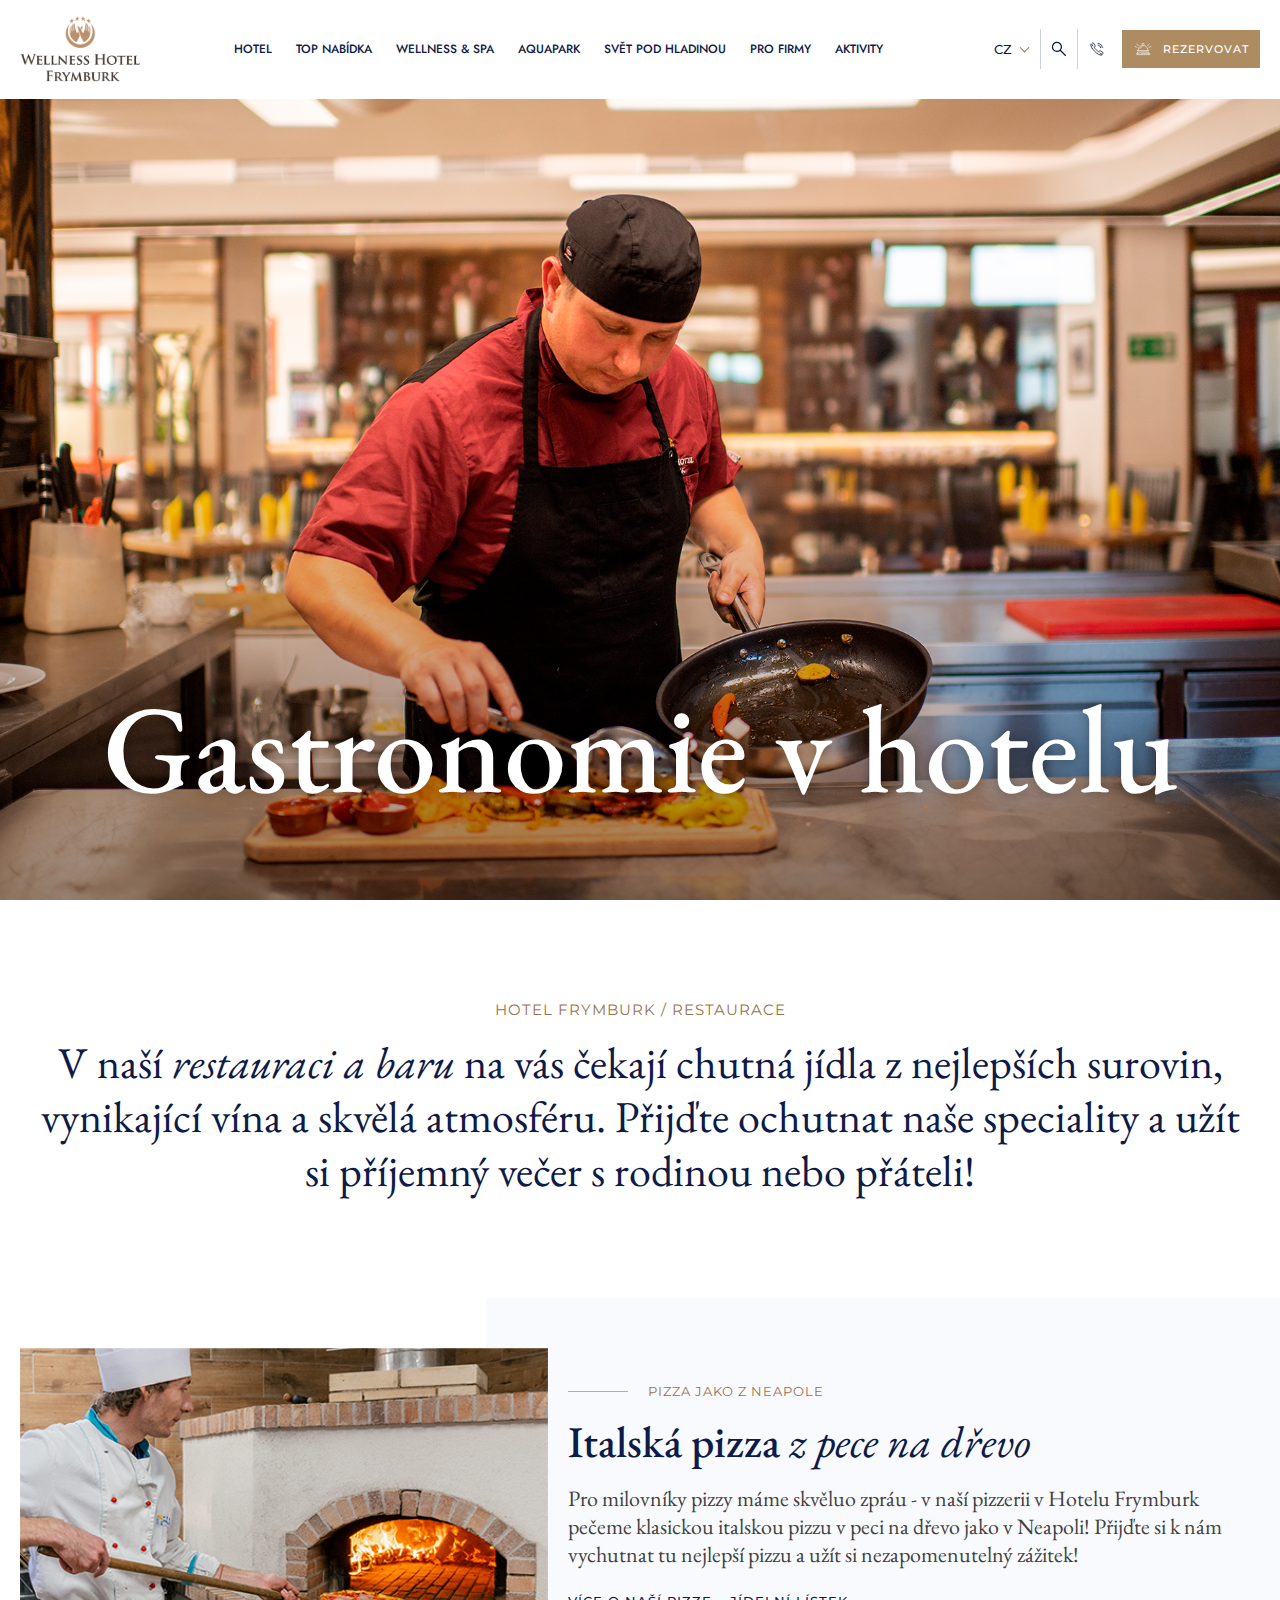
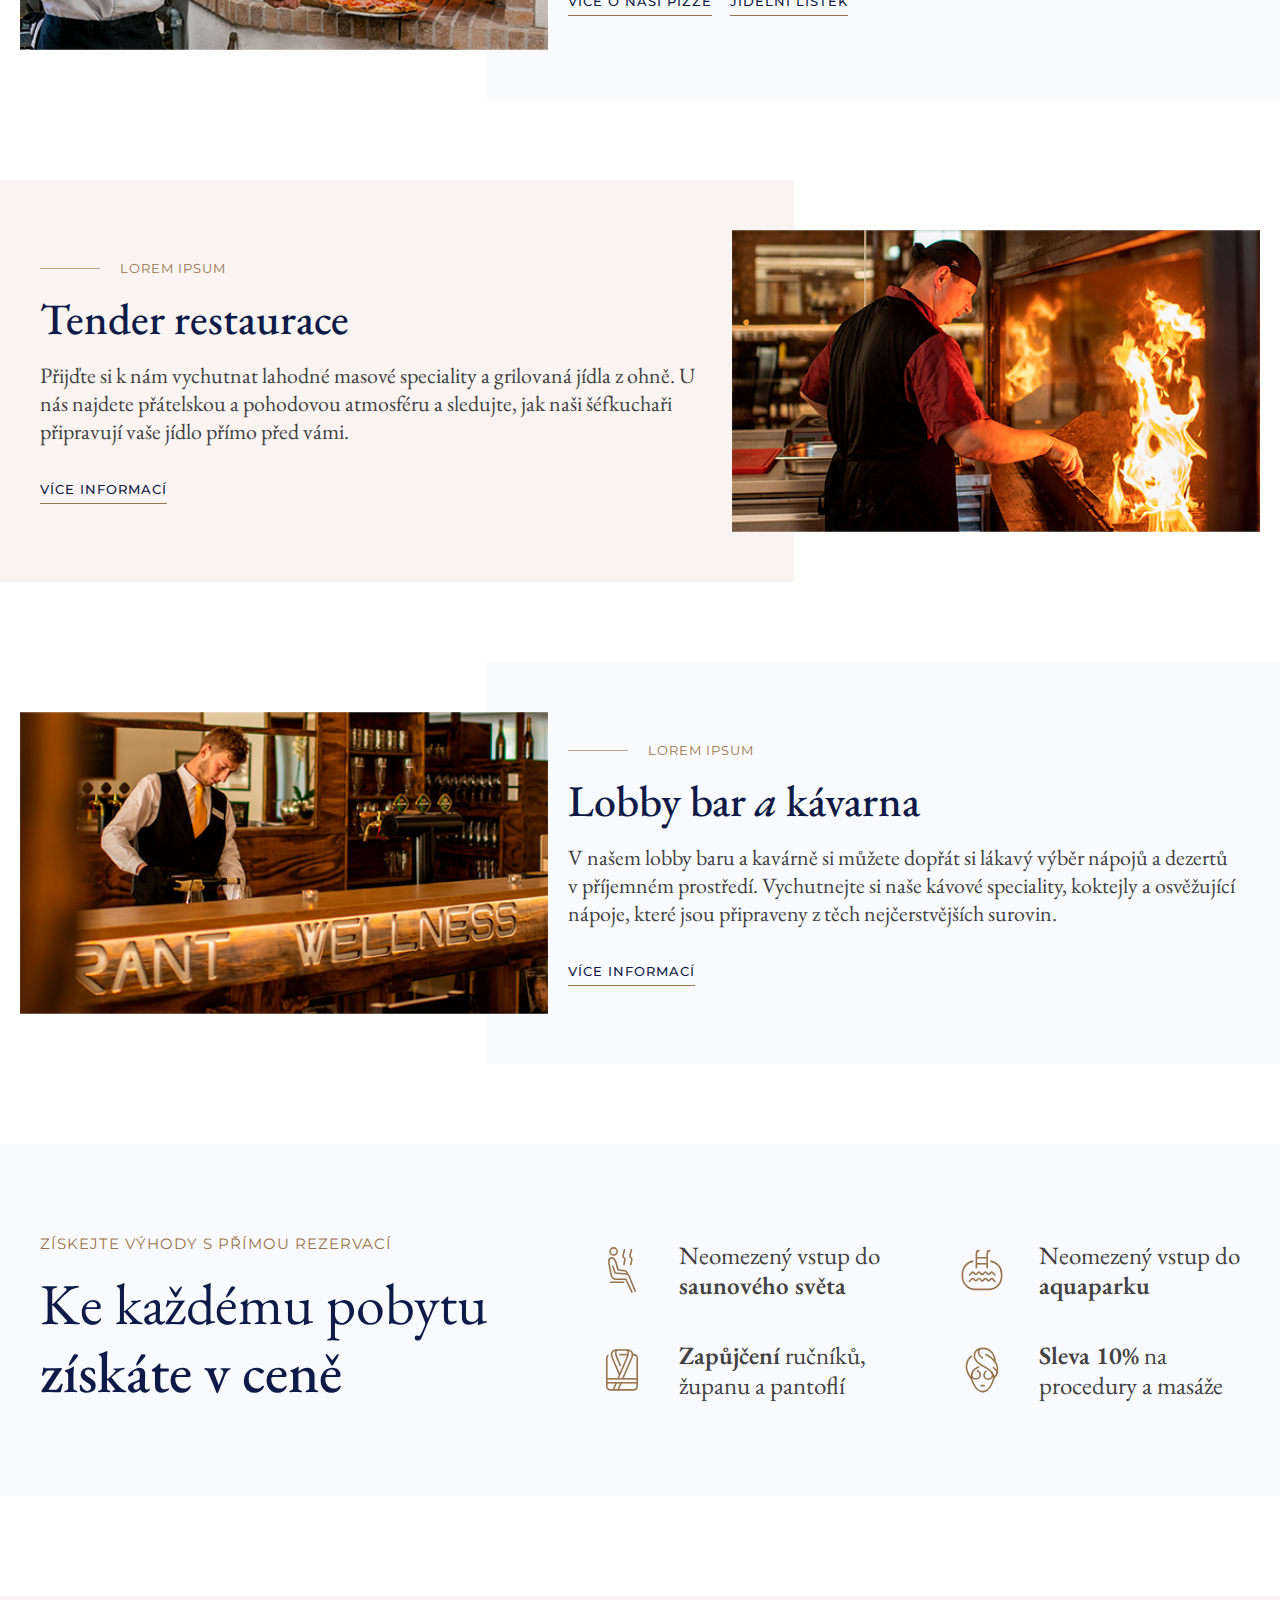
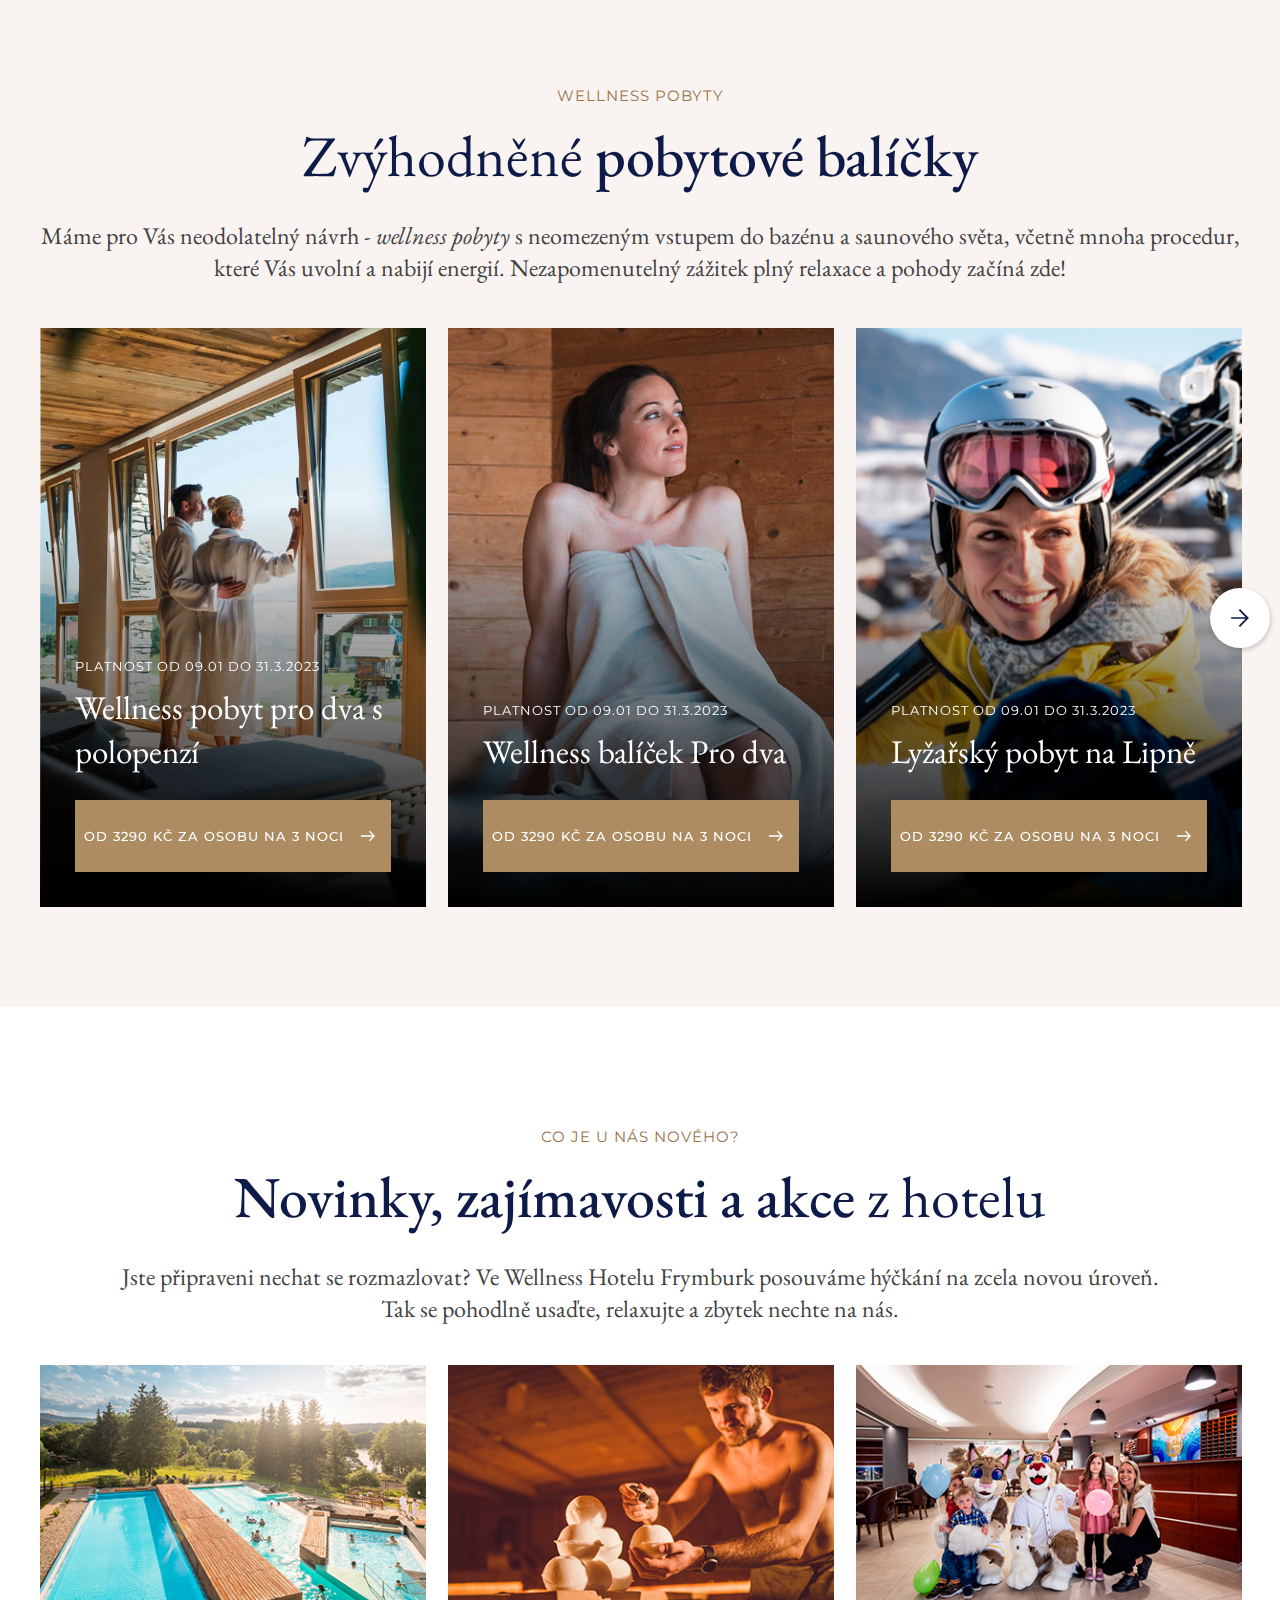
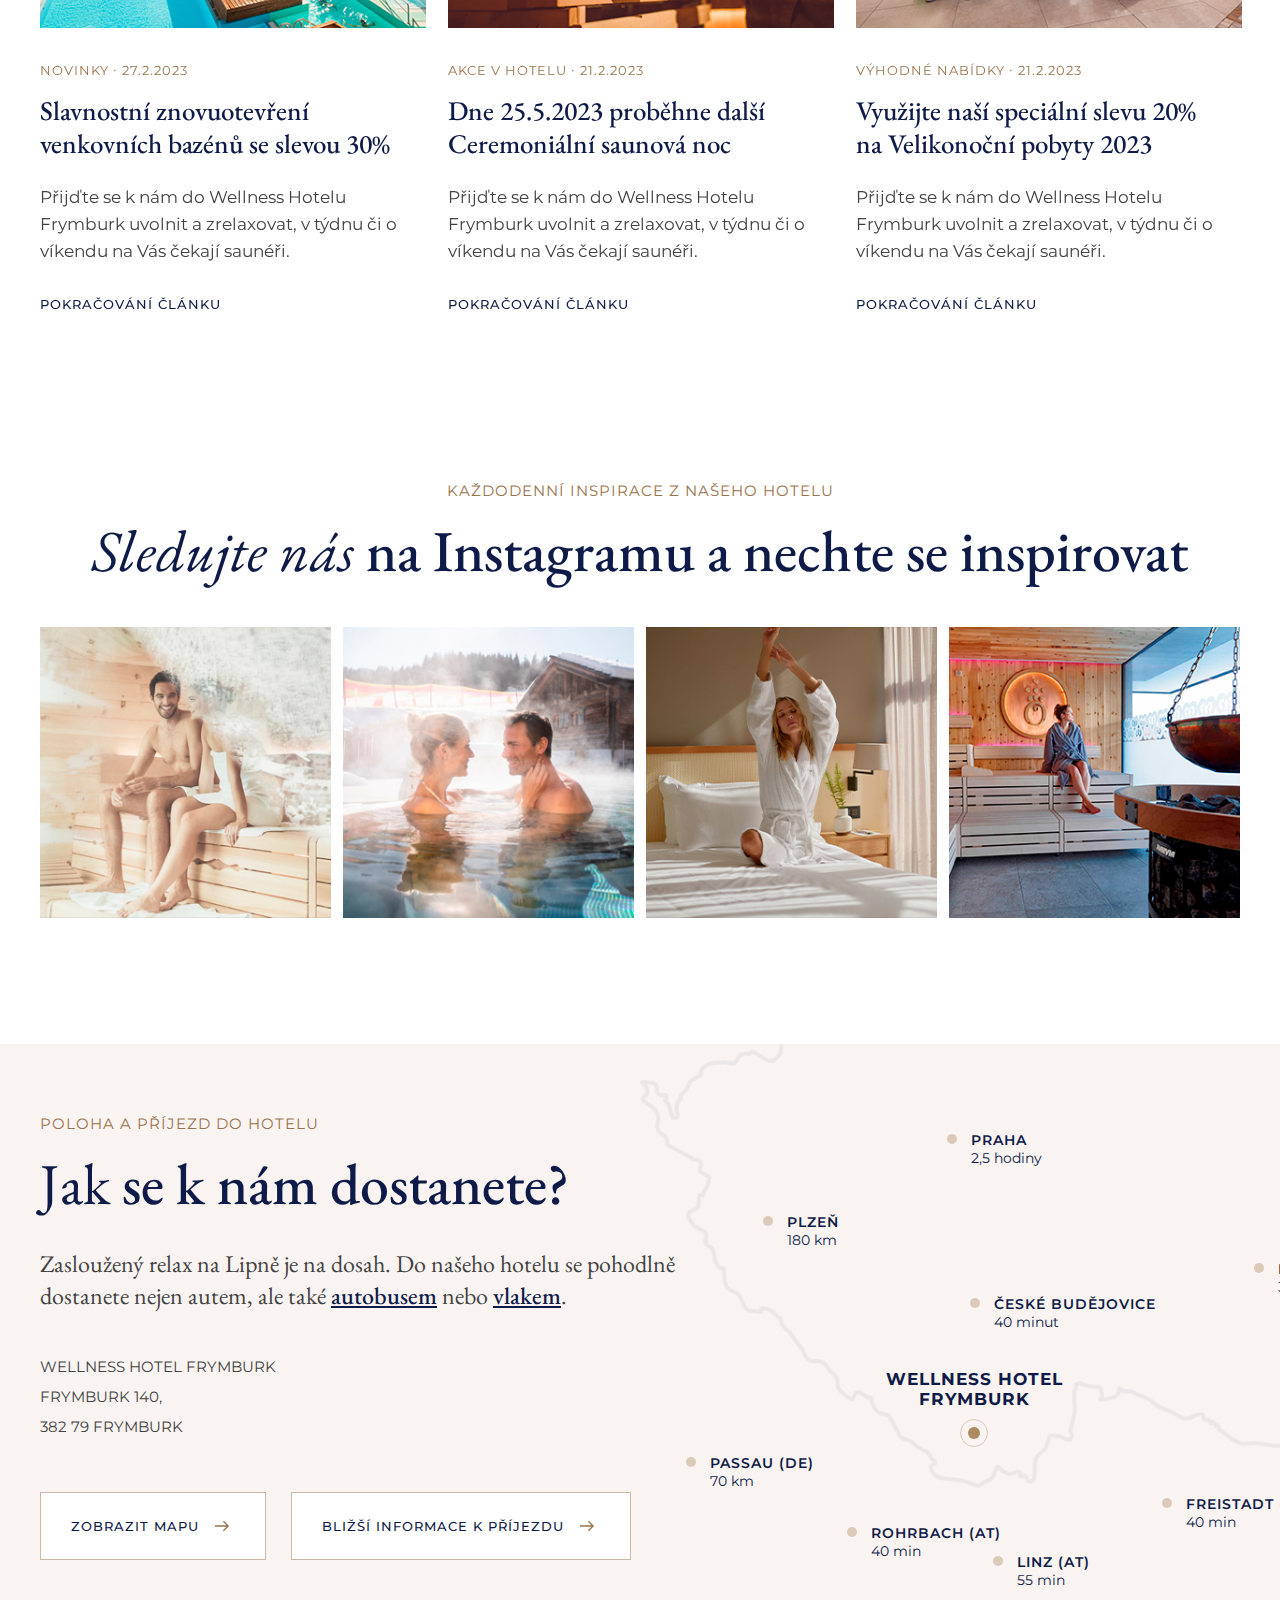
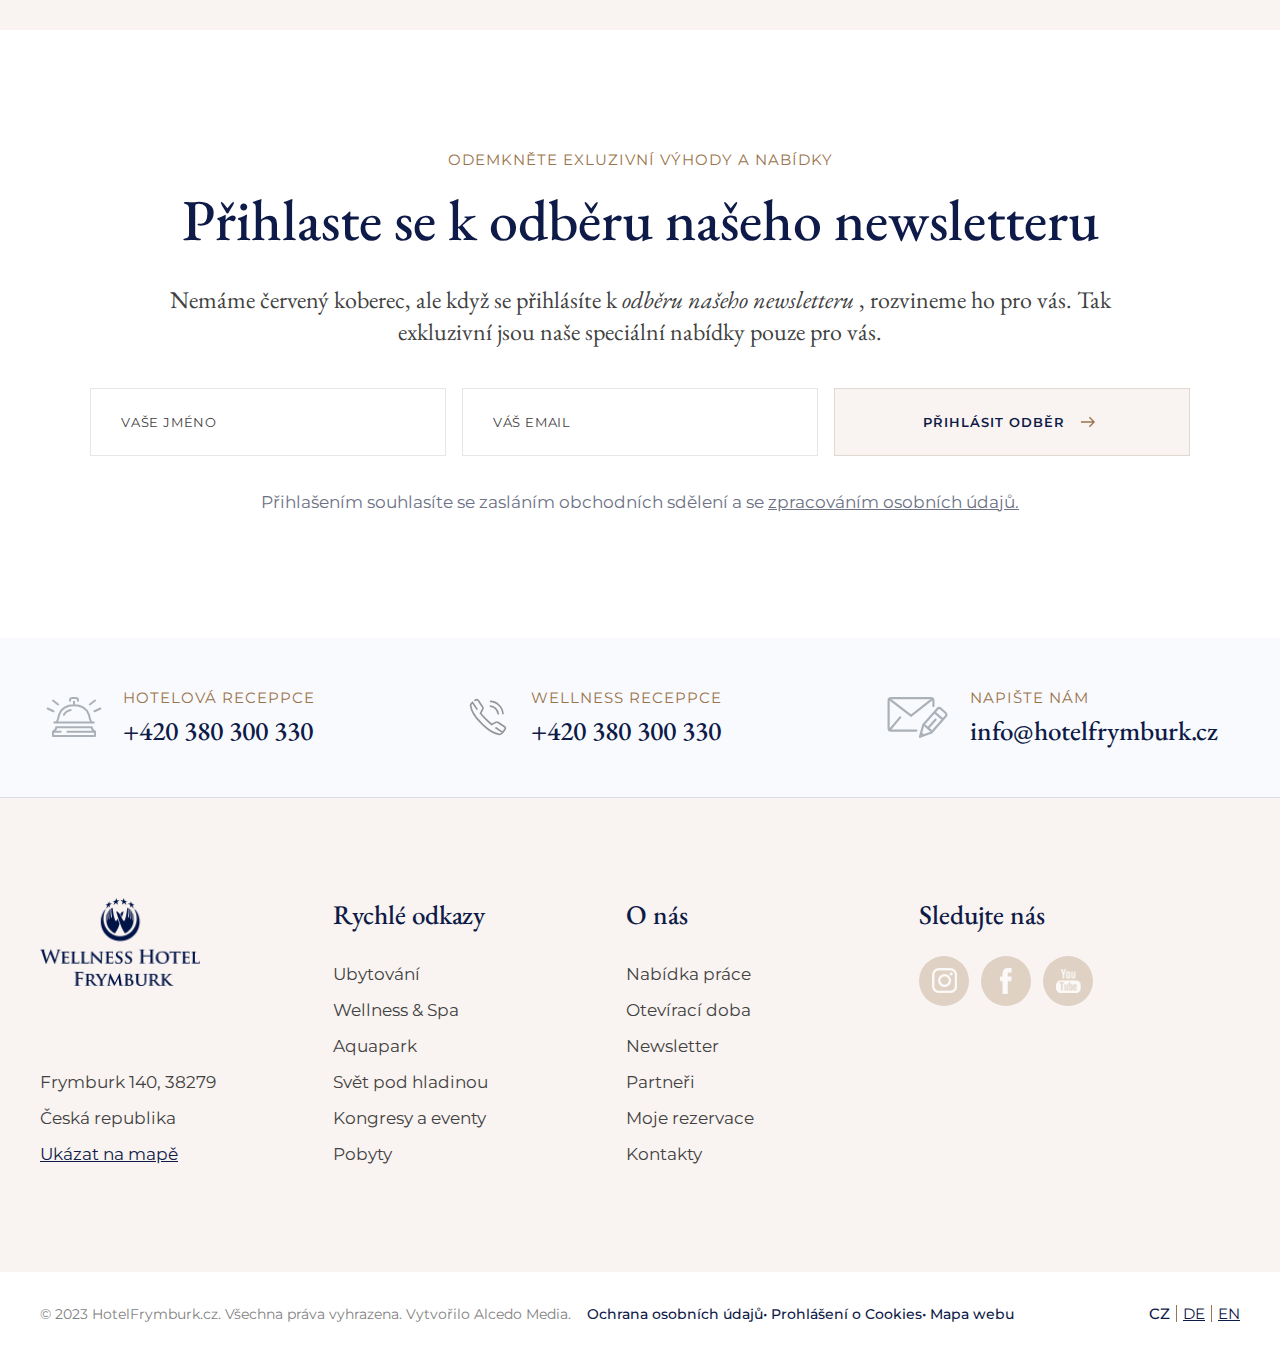
<file: gastronomy.html>
<!DOCTYPE html>
<html lang="en">

<head>
    <meta charset="UTF-8" />
    <meta http-equiv="X-UA-Compatible" content="IE=edge" />
    <meta name="viewport" content="width=device-width, initial-scale=1.0" />
    <link rel="preconnect" href="https://fonts.googleapis.com">
    <link rel="preconnect" href="https://fonts.gstatic.com" crossorigin>
    <link
        href="https://fonts.googleapis.com/css2?family=EB+Garamond:ital,wght@0,400;0,500;0,600;0,700;0,800;1,400;1,500;1,600;1,700;1,800&family=Jost:wght@400;500;700&family=Montserrat:ital,wght@0,300;0,400;0,500;0,600;0,700;0,800;0,900;1,300;1,400;1,500;1,600;1,700;1,800;1,900&display=swap"
        rel="stylesheet">
    <link rel="stylesheet" href="css/main.css" />
    <title>Gastronomie v hotelu</title>
</head>

<body>
    <main class="main sm">
        <!-- header start
    =========================================== -->
        <header class="header light" id="header">
            <div class="headerMenu" id="headerMenu">
            </div>
            <div class="headerSearch low" id="searchMenu">
                <div class="headerSearch__inner">
                    <form action="" class="headerSearch__inner-form">
                        <span id="searchClose">
                            zavřít
                        </span>
                        <label for="searchInput">Prohledat web:</label>
                        <div class="headerSearch__inner-row">
                            <div class="input">
                                <input type="text" placeholder="Hledaný výraz..." id="searchInput">
                            </div>
                            <button type="submit" class="button secondary">
                                <span>
                                    <svg>
                                        <use xlink:href="#searchIcon"></use>
                                    </svg>
                                </span>
                                vyhledat
                            </button>
                        </div>
                    </form>
                </div>
            </div>
            <div class="auto__container">
                <div class="header__inner">
                    <a href="index.html" class="header__inner-logo">
                        <img class="light" src="./images/logo.png" alt="" />
                        <img class="dark" src="./images/logo-dark.png" alt="" />
                    </a>
                    <nav class="nav" id="menu">
                        <ul class="nav__inner">
                            <li>
                                <a id="navMenuBtn">
                                    hotel
                                </a>
                            </li>
                            <li>
                                <a href="#">
                                    top nabídka
                                </a>
                            </li>
                            <li>
                                <a href="spa.html">
                                    Wellness & spa
                                </a>
                            </li>
                            <li>
                                <a href="#">
                                    Aquapark
                                </a>
                            </li>
                            <li>
                                <a href="#">
                                    Svět pod hladinou
                                </a>
                            </li>
                            <li>
                                <a href="#">
                                    pro firmy
                                </a>
                            </li>
                            <li>
                                <a href="activity.html">
                                    aktivity
                                </a>
                            </li>
                            <div class="nav__inner-buttons">
                                <a href="tel:+420 374 768 687" class="button light">
                                    +420 374 768 687
                                </a>
                                <a href="#" class="button light">
                                    rezervovat
                                </a>
                                <div class="nav__inner-lang">
                                    <a href="#">
                                        deutsch
                                    </a>
                                    <hr>
                                    <a href="#">
                                        english
                                    </a>
                                </div>
                            </div>
                        </ul>
                        <div class="navMenu" id="navMenu">
                            <div class="navMenu__inner">
                                <div class="navMenu__inner-col">
                                    <a href="rooms.html">
                                        Naše pokoje
                                    </a>
                                    <a href="#">
                                        Ceník ubytování
                                    </a>
                                    <a href="#">
                                        Fotogalerie
                                    </a>
                                    <a href="#">
                                        Areál hotelu
                                    </a>
                                    <a href="#">
                                        Bezbariérový přístup
                                    </a>
                                </div>
                                <div class="navMenu__inner-col">
                                    <div class="navMenu__item">
                                        <h5 class="title5 navMenu__item-btn">
                                            Kongresy a firemní akce
                                        </h5>
                                        <div class="navMenu__item-dropdown">
                                            <a href="#">
                                                Multifunkční sály
                                            </a>
                                            <a href="#">
                                                Catering
                                            </a>
                                            <a href="#">
                                                Teambuilding
                                            </a>
                                        </div>
                                    </div>
                                    <a href="#">
                                        Pro školy
                                    </a>
                                </div>
                                <div class="navMenu__inner-col">
                                    <div class="navMenu__item">
                                        <h5 class="title5 navMenu__item-btn">
                                            Pro rodiny s dětmi
                                        </h5>
                                        <div class="navMenu__item-dropdown">
                                            <a href="water-world.html">
                                                Dětský vodní svět
                                            </a>
                                            <a href="#">
                                                Dětské masáže
                                            </a>
                                            <a href="#">
                                                Animační programy
                                            </a>
                                        </div>
                                    </div>
                                </div>
                            </div>
                        </div>
                    </nav>
                    <div class="header__inner-buttons">
                        <div class="lang">
                            <span>
                                cz
                            </span>
                            <div class="lang__menu">
                                <a href="#">EN</a>
                                <a href="#">DE</a>
                            </div>
                        </div>
                        <button class="header__inner-search" id="searchBtn">
                            <span>
                                <svg>
                                    <use xlink:href="#searchIcon"></use>
                                </svg>
                            </span>
                        </button>
                        <a href="#" class="header__inner-call">
                            <span>
                                <svg>
                                    <use xlink:href="#phone"></use>
                                </svg>
                            </span>
                        </a>
                        <a href="#" class="button uniq">
                            <span>
                                <svg>
                                    <use xlink:href="#bell"></use>
                                </svg>
                            </span>
                            rezervovat
                        </a>
                        <p class="header__inner-text">
                            MENU
                        </p>
                        <div class="burger" id="menuBtn">
                            <span></span>
                        </div>
                    </div>
                </div>
            </div>
        </header>
        <!-- header end
    =========================================== -->
        <!-- hero start
    =========================================== -->
        <section class="hero dark">
            <div class="hero__bg">
                <img src="./images/gastronomy-bg.jpg" alt="">
            </div>
            <div class="auto__container">
                <div class="hero__inner">
                    <div class="hero__inner-title">
                        <h1 class="title1 big">
                            Gastronomie <br> v hotelu
                        </h1>
                    </div>
                </div>
            </div>
        </section>
        <!-- hero end
    =========================================== -->
        <!-- intro start
    =========================================== -->
        <section class="intro sm">
            <div class="auto__container">
                <div class="intro__inner">
                    <div class="intro__inner-title">
                        <h6 class="title6">
                            <a href="#">hotel frymburk</a>
                            /
                            <a href="#">
                                restaurace
                            </a>
                        </h6>
                        <h3 class="title3">
                            V naší
                            <i>restauraci a baru</i> na vás čekají chutná jídla z nejlepších surovin, vynikající vína a
                            skvělá atmosféru. Přijďte ochutnat naše speciality a užít si příjemný večer s rodinou nebo
                            přáteli!
                        </h3>
                    </div>
                </div>
            </div>
        </section>
        <!-- intro end
=========================================== -->
        <!-- activity start
      =========================================== -->
        <section class="activity">
            <div class="auto__container">
                <div class="activity__inner">
                    <div class="activity__inner-image">
                        <img src="./images/gastronomy/1.jpg" alt="">
                    </div>
                    <div class="activity__inner-content">
                        <h6 class="title6">
                            pizza jako z Neapole
                        </h6>
                        <h3 class="title3">
                            <strong>Italská pizza</strong> <i>z pece na dřevo</i>
                        </h3>
                        <p class="paragraph">
                            Pro milovníky pizzy máme skvěluo zpráu - v naší pizzerii v Hotelu Frymburk pečeme klasickou
                            italskou pizzu v peci na dřevo jako v Neapoli! Přijďte si k nám vychutnat tu nejlepší pizzu
                            a užít si nezapomenutelný zážitek!
                        </p>
                        <div class="activity__inner-links sm">
                            <a href="#">
                                více o naší pizze
                            </a>
                            <a href="#">
                                jídelní lístek
                            </a>
                        </div>
                    </div>
                </div>
            </div>
        </section>
        <!-- activity end
  =========================================== -->
        <!-- activity start
      =========================================== -->
        <section class="activity rev">
            <div class="auto__container">
                <div class="activity__inner">
                    <div class="activity__inner-content">
                        <h6 class="title6">
                            lorem ipsum
                        </h6>
                        <h3 class="title3">
                            <strong>Tender restaurace</strong>
                        </h3>
                        <p class="paragraph">
                            Přijďte si k nám vychutnat lahodné masové speciality a grilovaná jídla z ohně. U nás najdete přátelskou a pohodovou atmosféru a sledujte, jak naši šéfkuchaři připravují vaše jídlo přímo před vámi. 
                        </p>
                        <a href="#">
                            více informací
                        </a>
                    </div>
                    <div class="activity__inner-image">
                        <img src="./images/gastronomy/2.jpg" alt="">
                    </div>
                </div>
            </div>
        </section>
        <!-- activity end
  =========================================== -->
        <!-- activity start
    =========================================== -->
        <section class="activity">
            <div class="auto__container">
                <div class="activity__inner">
                    <div class="activity__inner-image">
                        <img src="./images/gastronomy/3.jpg" alt="">
                    </div>
                    <div class="activity__inner-content">
                        <h6 class="title6">
                            lorem ipsum
                        </h6>
                        <h3 class="title3">
                            <strong>Lobby bar <i>a</i> kávarna</strong>
                        </h3>
                        <p class="paragraph">
                            V našem lobby baru a kavárně si můžete dopřát si lákavý výběr nápojů a dezertů v příjemném prostředí. Vychutnejte si naše kávové speciality, koktejly a osvěžující nápoje, které jsou připraveny z těch nejčerstvějších surovin.
                        </p>
                        <a href="#">
                            více informací
                        </a>
                    </div>
                </div>
            </div>
        </section>
        <!-- activity end
      =========================================== -->
        <!-- benefits start
    =========================================== -->
        <section class="benefits ex">
            <div class="auto__container">
                <div class="benefits__inner">
                    <div class="benefits__inner-content">
                        <h6 class="title6">
                            získejte výhody s přímou rezervací
                        </h6>
                        <h2 class="title2">
                            Ke každému pobytu <strong>získáte v ceně</strong>
                        </h2>
                    </div>
                    <div class="benefits__inner-row">
                        <div class="benefitsItem">
                            <div class="benefitsItem__icon">
                                <img src="./images/benefits/sauna.svg" alt="">
                            </div>
                            <p class="paragraph">
                                Neomezený vstup do <br> <strong>saunového světa</strong>
                            </p>
                        </div>
                        <div class="benefitsItem">
                            <div class="benefitsItem__icon big">
                                <img src="./images/benefits/pool.svg" alt="">
                            </div>
                            <p class="paragraph">
                                Neomezený vstup <br>
                                do <strong>aquaparku</strong>
                            </p>
                        </div>
                        <div class="benefitsItem">
                            <div class="benefitsItem__icon">
                                <img src="./images/benefits/dress.svg" alt="">
                            </div>
                            <p class="paragraph">
                                <strong>Zapůjčení</strong> ručníků, <br>
                                županu a pantoflí
                            </p>
                        </div>
                        <div class="benefitsItem">
                            <div class="benefitsItem__icon">
                                <img src="./images/benefits/faceMask.svg" alt="">
                            </div>
                            <p class="paragraph">
                                <strong>Sleva 10%</strong> na <br>
                                procedury a masáže
                            </p>
                        </div>
                    </div>
                </div>
            </div>
        </section>
        <!-- benefits end
    =========================================== -->
        <!-- stay start
    =========================================== -->
        <section class="stay">
            <div class="auto__container">
                <div class="stay__inner">
                    <div class="stay__inner-title">
                        <h6 class="title6">
                            wellness pobyty
                        </h6>
                        <h2 class="title2">
                            Zvýhodněné <strong>pobytové balíčky</strong>
                        </h2>
                        <p class="paragraph big">
                            Máme pro Vás neodolatelný návrh - <i>wellness pobyty</i> s neomezeným vstupem do bazénu a
                            saunového světa,
                            včetně
                            mnoha procedur, které Vás uvolní a nabijí energií. Nezapomenutelný zážitek plný relaxace a
                            pohody začíná
                            zde!
                        </p>
                    </div>
                    <div class="stay__inner-row-wrapper">
                        <div class="stay__inner-row">
                            <div class="stayItem">
                                <div class="stayItem__inner">
                                    <div class="stayItem__image">
                                        <img src="./images/stay/1.jpg" alt="">
                                    </div>
                                    <div class="stayItem__content">
                                        <h6 class="title6">
                                            Platnost od 09.01 do 31.3.2023
                                        </h6>
                                        <h4 class="title4">
                                            Wellness pobyt pro dva
                                            s polopenzí
                                        </h4>
                                        <ul>
                                            <li>
                                                skipas pro dva na Hochfichtu v ceně
                                            </li>
                                            <li>
                                                sportovní masáž pro dva
                                            </li>
                                            <li>
                                                polopenze pro dva v ceně
                                            </li>
                                        </ul>
                                        <a href="#" class="button secondary">
                                            od 3290 Kč za osobu na 3 noci
                                            <span>
                                                <svg>
                                                    <use xlink:href="#arrow-long"></use>
                                                </svg>
                                            </span>
                                        </a>
                                    </div>
                                </div>
                            </div>
                            <div class="stayItem">
                                <div class="stayItem__inner">
                                    <div class="stayItem__image">
                                        <img src="./images/stay/2.jpg" alt="">
                                    </div>
                                    <div class="stayItem__content">
                                        <h6 class="title6">
                                            Platnost od 09.01 do 31.3.2023
                                        </h6>
                                        <h4 class="title4">
                                            Wellness balíček Pro dva
                                        </h4>
                                        <ul>
                                            <li>
                                                skipas pro dva na Hochfichtu v ceně
                                            </li>
                                            <li>
                                                sportovní masáž pro dva
                                            </li>
                                            <li>
                                                polopenze pro dva v ceně
                                            </li>
                                        </ul>
                                        <a href="#" class="button secondary">
                                            od 3290 Kč za osobu na 3 noci
                                            <span>
                                                <svg>
                                                    <use xlink:href="#arrow-long"></use>
                                                </svg>
                                            </span>
                                        </a>
                                    </div>
                                </div>
                            </div>
                            <div class="stayItem">
                                <div class="stayItem__inner">
                                    <div class="stayItem__image">
                                        <img src="./images/stay/3.jpg" alt="">
                                    </div>
                                    <div class="stayItem__content">
                                        <h6 class="title6">
                                            Platnost od 09.01 do 31.3.2023
                                        </h6>
                                        <h4 class="title4">
                                            Lyžařský pobyt na Lipně
                                        </h4>
                                        <ul>
                                            <li>
                                                skipas pro dva na Hochfichtu v ceně
                                            </li>
                                            <li>
                                                sportovní masáž pro dva
                                            </li>
                                            <li>
                                                polopenze pro dva v ceně
                                            </li>
                                        </ul>
                                        <a href="#" class="button secondary">
                                            od 3290 Kč za osobu na 3 noci
                                            <span>
                                                <svg>
                                                    <use xlink:href="#arrow-long"></use>
                                                </svg>
                                            </span>
                                        </a>
                                    </div>
                                </div>
                            </div>
                            <div class="stayItem">
                                <div class="stayItem__inner">
                                    <div class="stayItem__image">
                                        <img src="./images/stay/1.jpg" alt="">
                                    </div>
                                    <div class="stayItem__content">
                                        <h6 class="title6">
                                            Platnost od 09.01 do 31.3.2023
                                        </h6>
                                        <h4 class="title4">
                                            Wellness pobyt pro dva
                                            s polopenzí
                                        </h4>
                                        <ul>
                                            <li>
                                                skipas pro dva na Hochfichtu v ceně
                                            </li>
                                            <li>
                                                sportovní masáž pro dva
                                            </li>
                                            <li>
                                                polopenze pro dva v ceně
                                            </li>
                                        </ul>
                                        <a href="#" class="button secondary">
                                            od 3290 Kč za osobu na 3 noci
                                            <span>
                                                <svg>
                                                    <use xlink:href="#arrow-long"></use>
                                                </svg>
                                            </span>
                                        </a>
                                    </div>
                                </div>
                            </div>
                        </div>
                        <div class="arrows">
                            <button type="button" class="prev">
                                <svg>
                                    <use xlink:href="#arrow-right"></use>
                                </svg>
                            </button type="button">
                            <button type="button" class="next">
                                <svg>
                                    <use xlink:href="#arrow-right"></use>
                                </svg>
                            </button type="button">
                        </div>
                    </div>
                </div>
            </div>
        </section>
        <!-- stay end
    =========================================== -->
        <!-- news start
    =========================================== -->
        <section class="news">
            <div class="auto__container">
                <div class="news__inner">
                    <div class="news__inner-title">
                        <h6 class="title6">
                            co je u nás nového?
                        </h6>
                        <h2 class="title2">
                            <strong>Novinky, zajímavosti a akce</strong> z hotelu
                        </h2>
                        <p class="paragraph big">
                            Jste připraveni nechat se rozmazlovat? Ve Wellness Hotelu Frymburk posouváme hýčkání na
                            zcela novou
                            úroveň. <br> Tak se pohodlně usaďte, relaxujte a zbytek nechte na nás.
                        </p>
                    </div>
                    <div class="news__inner-row-wrapper">
                        <div class="news__inner-row">
                            <div class="newsItem">
                                <div class="newsItem__inner">
                                    <a href="#" class="newsItem__image">
                                        <img src="./images/news/1.jpg" alt="">
                                    </a>
                                    <div class="newsItem__content">
                                        <h6 class="title6">
                                            novinky ∙ 27.2.2023
                                        </h6>
                                        <h5 class="title5">
                                            <a href="#">
                                                Slavnostní znovuotevření venkovních bazénů se slevou 30%
                                            </a>
                                        </h5>
                                        <p class="paragraph sm">
                                            Přijďte se k nám do Wellness Hotelu Frymburk uvolnit a zrelaxovat, v týdnu
                                            či o víkendu na Vás
                                            čekají saunéři.
                                        </p>
                                        <a href="#">
                                            pokračování článku
                                        </a>
                                    </div>
                                </div>
                            </div>
                            <div class="newsItem">
                                <div class="newsItem__inner">
                                    <a href="#" class="newsItem__image">
                                        <img src="./images/news/2.jpg" alt="">
                                    </a>
                                    <div class="newsItem__content">
                                        <h6 class="title6">
                                            akce v hotelu ∙ 21.2.2023
                                        </h6>
                                        <h5 class="title5">
                                            <a href="#">
                                                Dne 25.5.2023 proběhne další Ceremoniální saunová noc
                                            </a>
                                        </h5>
                                        <p class="paragraph sm">
                                            Přijďte se k nám do Wellness Hotelu Frymburk uvolnit a zrelaxovat, v týdnu
                                            či o víkendu na Vás
                                            čekají saunéři.
                                        </p>
                                        <a href="#">
                                            pokračování článku
                                        </a>
                                    </div>
                                </div>
                            </div>
                            <div class="newsItem">
                                <div class="newsItem__inner">
                                    <a href="#" class="newsItem__image">
                                        <img src="./images/news/3.jpg" alt="">
                                    </a>
                                    <div class="newsItem__content">
                                        <h6 class="title6">
                                            výhodné nabídky ∙ 21.2.2023
                                        </h6>
                                        <h5 class="title5">
                                            <a href="#">
                                                Využijte naší speciální slevu 20% na Velikonoční pobyty 2023
                                            </a>
                                        </h5>
                                        <p class="paragraph sm">
                                            Přijďte se k nám do Wellness Hotelu Frymburk uvolnit a zrelaxovat, v týdnu
                                            či o víkendu na Vás
                                            čekají saunéři.
                                        </p>
                                        <a href="#">
                                            pokračování článku
                                        </a>
                                    </div>
                                </div>
                            </div>
                        </div>
                        <div class="arrows">
                            <button type="button" class="prev">
                                <svg>
                                    <use xlink:href="#arrow-right"></use>
                                </svg>
                            </button type="button">
                            <button type="button" class="next">
                                <svg>
                                    <use xlink:href="#arrow-right"></use>
                                </svg>
                            </button type="button">
                        </div>
                    </div>
                </div>
            </div>
        </section>
        <!-- news end
    =========================================== -->
        <!-- follow start
    =========================================== -->
        <section class="follow">
            <div class="auto__container">
                <div class="follow__inner">
                    <div class="follow__inner-title">
                        <h6 class="title6">
                            každodenní inspirace z našeho hotelu
                        </h6>
                        <h2 class="title2">
                            <i>Sledujte nás</i> <strong> na Instagramu a nechte se inspirovat</strong>
                        </h2>
                    </div>
                    <div class="follow__inner-row">
                        <a href="#" class="followItem">
                            <div class="followItem__image">
                                <img src="./images/follow/1.jpg" alt="">
                            </div>
                            <div class="followItem__content">
                                <div class="followItem__content-icon">
                                    <img src="./images/icons/social/instagram.png" alt="">
                                </div>
                            </div>
                        </a>
                        <a href="#" class="followItem">
                            <div class="followItem__image">
                                <img src="./images/follow/2.jpg" alt="">
                            </div>
                            <div class="followItem__content">
                                <div class="followItem__content-icon">
                                    <img src="./images/icons/social/instagram.png" alt="">
                                </div>
                            </div>
                        </a>
                        <a href="#" class="followItem">
                            <div class="followItem__image">
                                <img src="./images/follow/3.jpg" alt="">
                            </div>
                            <div class="followItem__content">
                                <div class="followItem__content-icon">
                                    <img src="./images/icons/social/instagram.png" alt="">
                                </div>
                            </div>
                        </a>
                        <a href="#" class="followItem">
                            <div class="followItem__image">
                                <img src="./images/follow/4.jpg" alt="">
                            </div>
                            <div class="followItem__content">
                                <div class="followItem__content-icon">
                                    <img src="./images/icons/social/instagram.png" alt="">
                                </div>
                            </div>
                        </a>
                    </div>
                </div>
            </div>
        </section>
        <!-- follow end
    =========================================== -->
        <!-- location start
    =========================================== -->
        <section class="location">
            <div class="auto__container">
                <div class="location__inner">
                    <div class="location__inner-content">
                        <h6 class="title6">
                            Poloha a příjezd do hotelu
                        </h6>
                        <h2 class="title2">
                            Jak <strong>se k nám dostanete?</strong>
                        </h2>
                        <p class="paragraph big">
                            Zasloužený relax na Lipně je na dosah. Do našeho hotelu se pohodlně dostanete nejen autem,
                            ale také <a href="#">autobusem</a> nebo <a href="#">vlakem</a>.
                        </p>
                        <p class="paragraph sm">
                            Wellness Hotel Frymburk <br>
                            Frymburk 140, <br>
                            382 79 FRYMBURK
                        </p>
                        <div class="location__inner-buttons">
                            <a href="#" class="button light">
                                zobrazit mapu
                                <span>
                                    <svg>
                                        <use xlink:href="#arrow-long"></use>
                                    </svg>
                                </span>
                            </a>
                            <a href="#" class="button light">
                                bližší informace k příjezdu
                                <span>
                                    <svg>
                                        <use xlink:href="#arrow-long"></use>
                                    </svg>
                                </span>
                            </a>
                        </div>
                    </div>
                    <div class="location__inner-map">
                        <img src="./images/map.png" alt="">
                        <div class="locationItem__wrapper">
                            <div class="locationItem">
                                <h6 class="title6">
                                    praha
                                </h6>
                                <p class="paragraph">
                                    2,5 hodiny
                                </p>
                            </div>
                            <div class="locationItem">
                                <h6 class="title6">
                                    plzeň
                                </h6>
                                <p class="paragraph">
                                    180 km
                                </p>
                            </div>
                            <div class="locationItem">
                                <h6 class="title6">
                                    české budějovice
                                </h6>
                                <p class="paragraph">
                                    40 minut
                                </p>
                            </div>
                            <div class="locationItem">
                                <h6 class="title6">
                                    brno
                                </h6>
                                <p class="paragraph">
                                    3,5 hodiny
                                </p>
                            </div>
                            <div class="locationItem main">
                                <h6 class="title6">
                                    Wellness hotel <br> frymburk
                                </h6>
                                <span></span>
                            </div>
                            <div class="locationItem">
                                <h6 class="title6">
                                    Passau (DE)
                                </h6>
                                <p class="paragraph">
                                    70 km
                                </p>
                            </div>
                            <div class="locationItem">
                                <h6 class="title6">
                                    rohrbach (AT)
                                </h6>
                                <p class="paragraph">
                                    40 min
                                </p>
                            </div>
                            <div class="locationItem">
                                <h6 class="title6">
                                    Linz (AT)
                                </h6>
                                <p class="paragraph">
                                    55 min
                                </p>
                            </div>
                            <div class="locationItem">
                                <h6 class="title6">
                                    freistadt (AT)
                                </h6>
                                <p class="paragraph">
                                    40 min
                                </p>
                            </div>
                        </div>

                    </div>
                </div>
            </div>
        </section>
        <!-- location end
    =========================================== -->
        <!-- newsletter start
    =========================================== -->
        <section class="newsletter">
            <div class="auto__container">
                <div class="newsletter__inner">
                    <div class="newsletter__inner-title">
                        <h6 class="title6">
                            odemkněte exluzivní výhody a nabídky
                        </h6>
                        <h2 class="title2">
                            Přihlaste se k odběru našeho newsletteru
                        </h2>
                        <p class="paragraph big">
                            Nemáme červený koberec, ale když se přihlásíte k <i>odběru našeho newsletteru</i> ,
                            rozvineme ho pro vás.
                            Tak exkluzivní jsou naše speciální nabídky pouze pro vás.
                        </p>
                    </div>
                    <form action="" class="newsletter__inner-form">
                        <div class="input">
                            <input type="text" placeholder="vaše jméno">
                        </div>
                        <div class="input">
                            <input type="email" placeholder="váš email">
                        </div>
                        <button type="submit" class="button light">
                            přihlásit odběr
                            <span>
                                <svg>
                                    <use xlink:href="#arrow-long"></use>
                                </svg>
                            </span>
                        </button>
                    </form>
                    <p class="paragraph">
                        Přihlašením souhlasíte se zasláním obchodních sdělení a se
                        <a href="#">zpracováním osobních údajů.</a>
                    </p>
                </div>
            </div>
        </section>
        <!-- newsletter end
    =========================================== -->
        <!-- contact start
    =========================================== -->
        <section class="contact">
            <div class="auto__container">
                <div class="contact__inner">
                    <a href="tel:+420 380 300 330" class="contactItem">
                        <div class="contactItem__icon big">
                            <img src="./images/icons/bell.svg" alt="">
                        </div>
                        <div class="contactItem__content">
                            <h6 class="title6">
                                Hotelová receppce
                            </h6>
                            <h5 class="title5">
                                +420 380 300 330
                            </h5>
                        </div>
                    </a>
                    <a href="tel:+420 380 300 330" class="contactItem">
                        <div class="contactItem__icon">
                            <img src="./images/icons/phone.svg" alt="">
                        </div>
                        <div class="contactItem__content">
                            <h6 class="title6">
                                wellness receppce
                            </h6>
                            <h5 class="title5">
                                +420 380 300 330
                            </h5>
                        </div>
                    </a>
                    <a href="mailto:info@hotelfrymburk.cz" class="contactItem">
                        <div class="contactItem__icon ex">
                            <img src="./images/icons/mail.svg" alt="">
                        </div>
                        <div class="contactItem__content">
                            <h6 class="title6">
                                napište nám
                            </h6>
                            <h5 class="title5">
                                info@hotelfrymburk.cz
                            </h5>
                        </div>
                    </a>
                </div>
            </div>
        </section>
        <!-- contact end
    =========================================== -->
        <!-- footer start
    =========================================== -->
        <footer class="footer">
            <div class="auto__container">
                <div class="footer__inner">
                    <div class="footer__inner-col">
                        <div class="footer__inner-logo">
                            <img src="./images/footer-logo.png" alt="">
                        </div>
                        <p class="paragraph sm">
                            Frymburk 140, 38279 <br>
                            Česká republika <br>
                            <a href="#">
                                Ukázat na mapě
                            </a>
                        </p>
                    </div>
                    <div class="footer__inner-col">
                        <h5 class="title5">
                            Rychlé odkazy
                        </h5>
                        <a href="#">
                            Ubytování
                        </a>
                        <a href="#">
                            Wellness & Spa
                        </a>
                        <a href="#">
                            Aquapark
                        </a>
                        <a href="#">
                            Svět pod hladinou
                        </a>
                        <a href="#">
                            Kongresy a eventy
                        </a>
                        <a href="#">
                            Pobyty
                        </a>
                    </div>
                    <div class="footer__inner-col">
                        <h5 class="title5">
                            O nás
                        </h5>
                        <a href="#">
                            Nabídka práce
                        </a>
                        <a href="#">
                            Otevírací doba
                        </a>
                        <a href="#">
                            Newsletter
                        </a>
                        <a href="#">
                            Partneři
                        </a>
                        <a href="#">
                            Moje rezervace
                        </a>
                        <a href="#">
                            Kontakty
                        </a>
                    </div>
                    <div class="footer__inner-col">
                        <h5 class="title5">
                            Sledujte nás
                        </h5>
                        <div class="footer__inner-social">
                            <a href="#">
                                <img src="./images/icons/social/instagram.png" alt="">
                            </a>
                            <a href="#" class="thin">
                                <img src="./images/icons/social/facebook.png" alt="">
                            </a>
                            <a href="#">
                                <img src="./images/icons/social/youtube.png" alt="">
                            </a>
                        </div>
                    </div>
                </div>
            </div>
        </footer>
        <div class="copy">
            <div class="auto__container">
                <div class="copy__inner">
                    <div class="copy__inner-text">
                        <p class="paragraph">
                            © 2023 HotelFrymburk.cz. Všechna práva vyhrazena. Vytvořilo Alcedo Media.
                        </p>
                        <div class="copy__inner-links">
                            <a href="#">
                                Ochrana osobních údajů
                            </a>
                            <a href="#">
                                <b>•</b> Prohlášení o Cookies
                            </a>
                            <a href="#">
                                <b>•</b> Mapa webu
                            </a>
                        </div>
                    </div>
                    <div class="copy__inner-lang">
                        <a href="#" class="active">
                            cz
                        </a>
                        <hr>
                        <a href="#">
                            DE
                        </a>
                        <hr>
                        <a href="#">
                            EN
                        </a>
                    </div>
                </div>
            </div>
        </div>
        <!-- footer end
    =========================================== -->
    </main>
    <!-- Sprites
    =========================================== -->
    <svg style="display: none">
        <symbol id="arrow-right" viewBox="0 96 960 960">
            <g>
                <path
                    d="m480 880.614-42.768-42.153 232.462-232.462H175.386v-59.998h494.308L437.232 313.539 480 271.386 784.614 576 480 880.614Z" />
            </g>
        </symbol>
        <symbol id="arrow-long" viewBox="0 96 960 960">
            <g>
                <path
                    d="m561.923 802.153-42.153-43.384 152.77-152.77H171.924v-59.998H672.54l-152.77-152.77 42.153-43.384L788.076 576 561.923 802.153Z" />
            </g>
        </symbol>
        <symbol id="searchIcon" viewBox="0 96 960 960">
            <g>
                <path
                    d="M781.692 919.076 530.461 667.845q-30 24.769-69 38.769t-80.692 14q-102.55 0-173.582-71.014t-71.032-173.537q0-102.524 71.014-173.601 71.014-71.076 173.538-71.076 102.523 0 173.6 71.032T625.384 476q0 42.846-14.385 81.846-14.385 39-38.385 67.846l251.231 251.231-42.153 42.153Zm-400.923-258.46q77.308 0 130.962-53.654Q565.385 553.308 565.385 476q0-77.308-53.654-130.962-53.654-53.654-130.962-53.654-77.308 0-130.962 53.654Q196.154 398.692 196.154 476q0 77.308 53.653 130.962 53.654 53.654 130.962 53.654Z" />
            </g>
        </symbol>
        <symbol id="bell" viewBox="0 0 85 85">
            <g>
                <g>
                    <line fill="none" stroke="currentColor" stroke-linecap="round" stroke-miterlimit="10"
                        stroke-width="2.5" x1="17.793" x2="67.208" y1="49.275" y2="49.275" />
                    <line fill="none" stroke="currentColor" stroke-miterlimit="10" stroke-width="2.5" x1="42.5"
                        x2="42.5" y1="27.057" y2="22.39" />
                    <g>
                        <g>
                            <line fill="none" stroke="currentColor" stroke-linecap="round" stroke-miterlimit="10"
                                stroke-width="2.5" x1="62.311" x2="68.764" y1="26.871" y2="21.934" />
                            <line fill="none" stroke="currentColor" stroke-linecap="round" stroke-miterlimit="10"
                                stroke-width="2.5" x1="68.152" x2="75.51" y1="35.323" y2="31.876" />
                        </g>
                        <g>
                            <line fill="none" stroke="currentColor" stroke-linecap="round" stroke-miterlimit="10"
                                stroke-width="2.5" x1="22.689" x2="16.236" y1="26.871" y2="21.934" />
                            <line fill="none" stroke="currentColor" stroke-linecap="round" stroke-miterlimit="10"
                                stroke-width="2.5" x1="16.848" x2="9.491" y1="35.323" y2="31.876" />
                        </g>
                    </g>
                    <g>
                        <path
                            d="     M68.779,66.394v-5.577c-4-1.397-4-5.418-4-5.418H20.221c0,0,0,4.021-4,5.418v5.577H68.779z"
                            fill="none" stroke="currentColor" stroke-linecap="round" stroke-linejoin="round"
                            stroke-miterlimit="10" stroke-width="2.5" />
                    </g>
                    <path
                        d="M64.707,49.131    c-1.666-1.846-2.183-3.607-2.356-4.668c-1.558-9.495-6.845-16.738-19.851-16.738c-13.005,0-18.292,7.243-19.85,16.738    c-0.174,1.061-0.69,2.822-2.356,4.668"
                        fill="none" stroke="currentColor" stroke-linecap="round" stroke-miterlimit="10"
                        stroke-width="2.5" />
                    <path d="M38.374,33.73    c-4.025,0.728-6.749,2.665-8.433,6.032" fill="none" stroke="currentColor"
                        stroke-linecap="round" stroke-miterlimit="10" stroke-width="2.5" />
                    <line fill="none" stroke="currentColor" stroke-linecap="round" stroke-linejoin="round"
                        stroke-miterlimit="10" stroke-width="2.5" x1="68.236" x2="34.208" y1="60.88" y2="60.88" />
                    <line fill="none" stroke="currentColor" stroke-linecap="round" stroke-linejoin="round"
                        stroke-miterlimit="10" stroke-width="2.5" x1="25.874" x2="16.875" y1="60.88" y2="60.88" />
                </g>
                <path
                    d="   M37.567,22.255c0,0,0-0.097,0-1.357s1.275-2.292,2.835-2.292H44.6c1.559,0,2.834,1.031,2.834,2.292s0,1.357,0,1.357"
                    fill="none" stroke="CurrentColor" stroke-linecap="round" stroke-linejoin="round"
                    stroke-miterlimit="10" stroke-width="2.5" />
            </g>
        </symbol>
        <symbol id="phone" viewBox="0 0 85 85">
            <path d="M45.301,26.104     c3.199,0.076,6.383,1.326,8.844,3.752c2.48,2.447,3.777,5.645,3.881,8.874"
                fill="none" stroke="currentColor" stroke-width="3.5" />
            <path d="M45.547,18.86     c4.957,0.136,9.877,2.079,13.688,5.835c3.807,3.754,5.818,8.64,6.027,13.591"
                fill="none" stroke="currentColor" stroke-width="3.5" />

            <path d="M64.701,65.86l-10.947-7.339" fill="none" stroke="currentColor" stroke-width="3.5" />
            <path
                d="M26.326,31.296l-7.271-10.917    c-0.476,0.427-0.773,0.707-0.773,0.707c-2.731,2.433-2.124,4.56-2.124,4.56C18.002,38.65,31.692,51.18,32.738,52.27    c1.413,1.312,13.641,14.723,26.648,16.553c0,0,2.127,0.605,4.559-2.13l0.756-0.832c0.936-1.235,4.146-5.39,4.176-6.084    c0,0,0.305-1.364-1.293-2.503l-9.574-6.375c0,0-1.672-1.52-4.025-0.227l-5.771,3.193c0,0-5.791-4.596-9.001-8.076    c-3.483-3.205-8.087-8.99-8.087-8.99l3.188-5.773C35.603,28.67,34.083,27,34.083,27l-6.388-9.566    c-1.139-1.593-2.506-1.29-2.506-1.29c-0.705,0.032-1.968,0.844-3.222,1.802"
                fill="none" stroke="currentColor" stroke-width="3.5" />
        </symbol>
        <symbol id="minus" viewBox="0 96 960 960" fill="currentColor">
            <path d="M200 616v-80h560v80H200Z" />
        </symbol>
        <symbol id="add" viewBox="0 96 960 960" fill="currentColor">
            <path d="M440 856V616H200v-80h240V296h80v240h240v80H520v240h-80Z" />
        </symbol>
        <symbol id="chevronBot" viewBox="0 96 960 960" fill="currentColor">
            <path d="M480 711 240 471l56-56 184 184 184-184 56 56-240 240Z" />
        </symbol>
    </svg>
    <!-- js
    =========================================== -->
    <script src="./js/jquery.js"></script>
    <script src="./js/slick.min.js"></script>
    <script src="./js/main.js"></script>
</body>

</html>
</file>
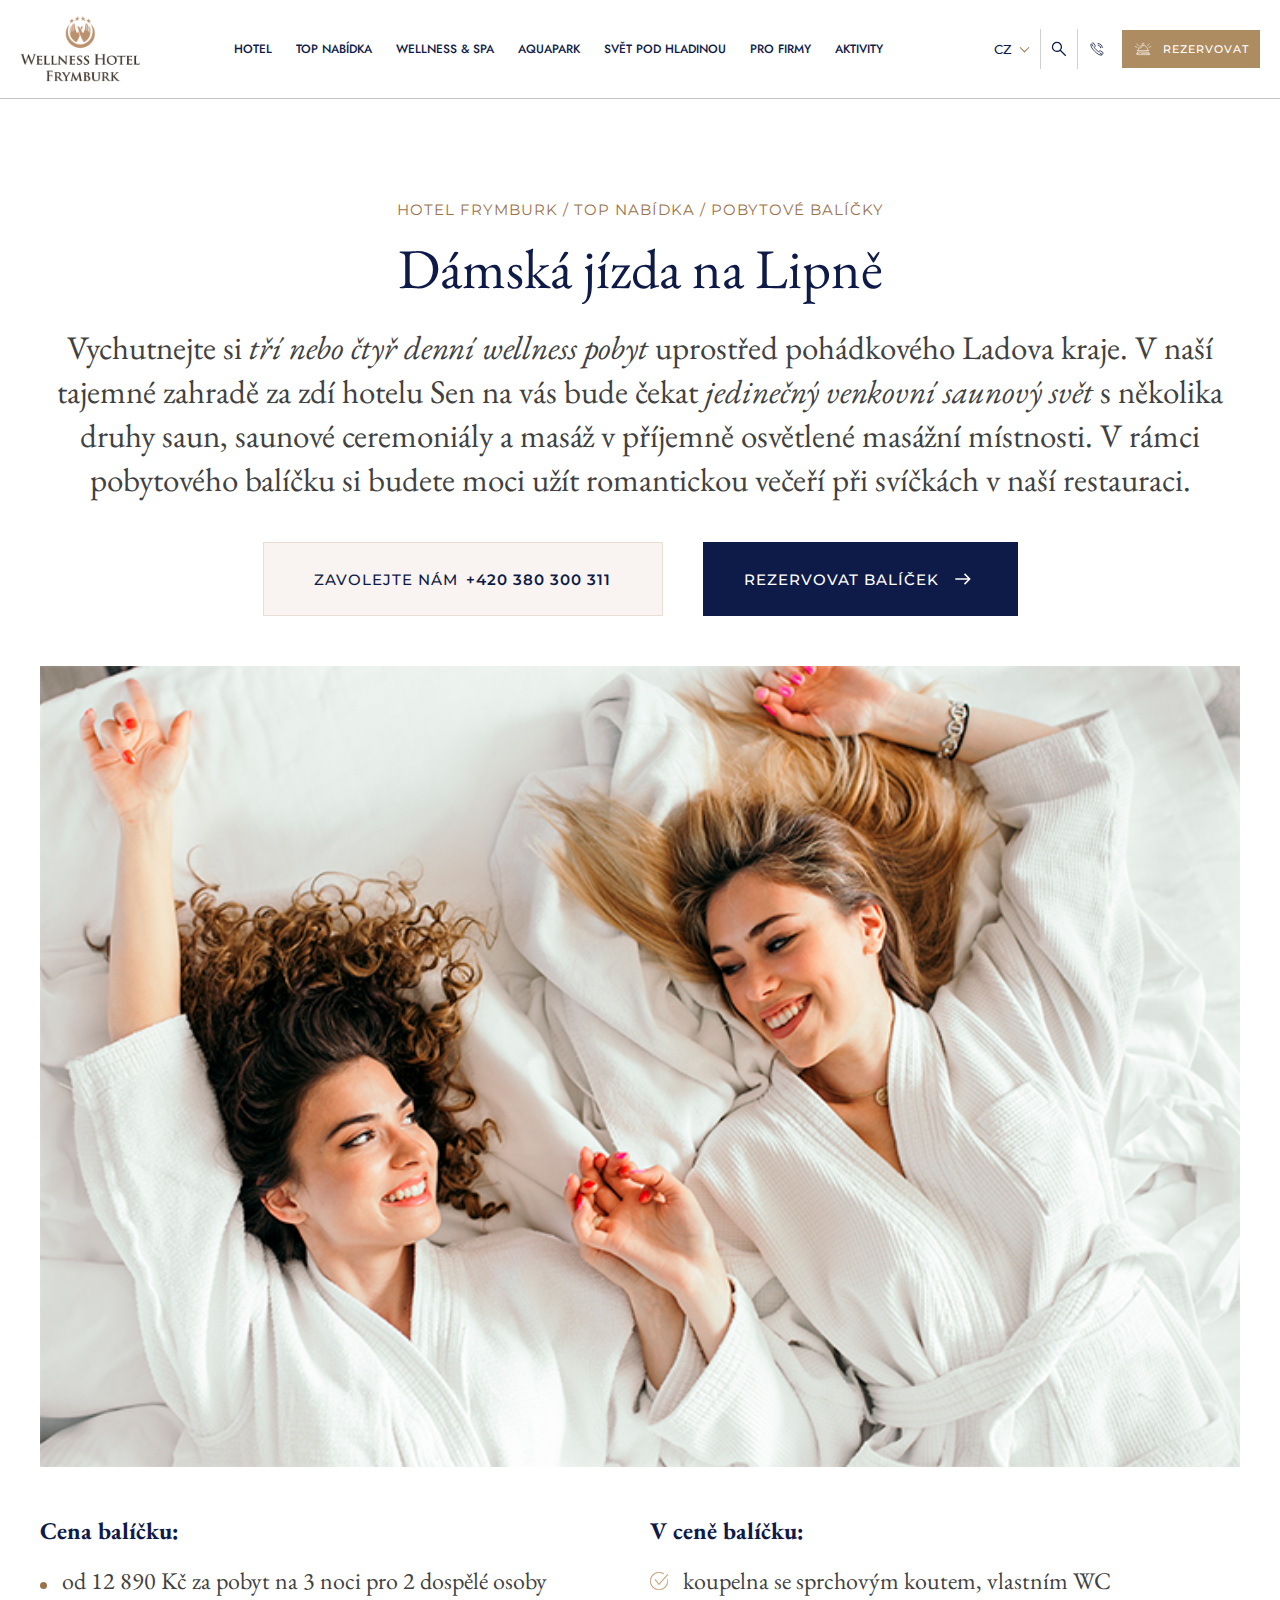
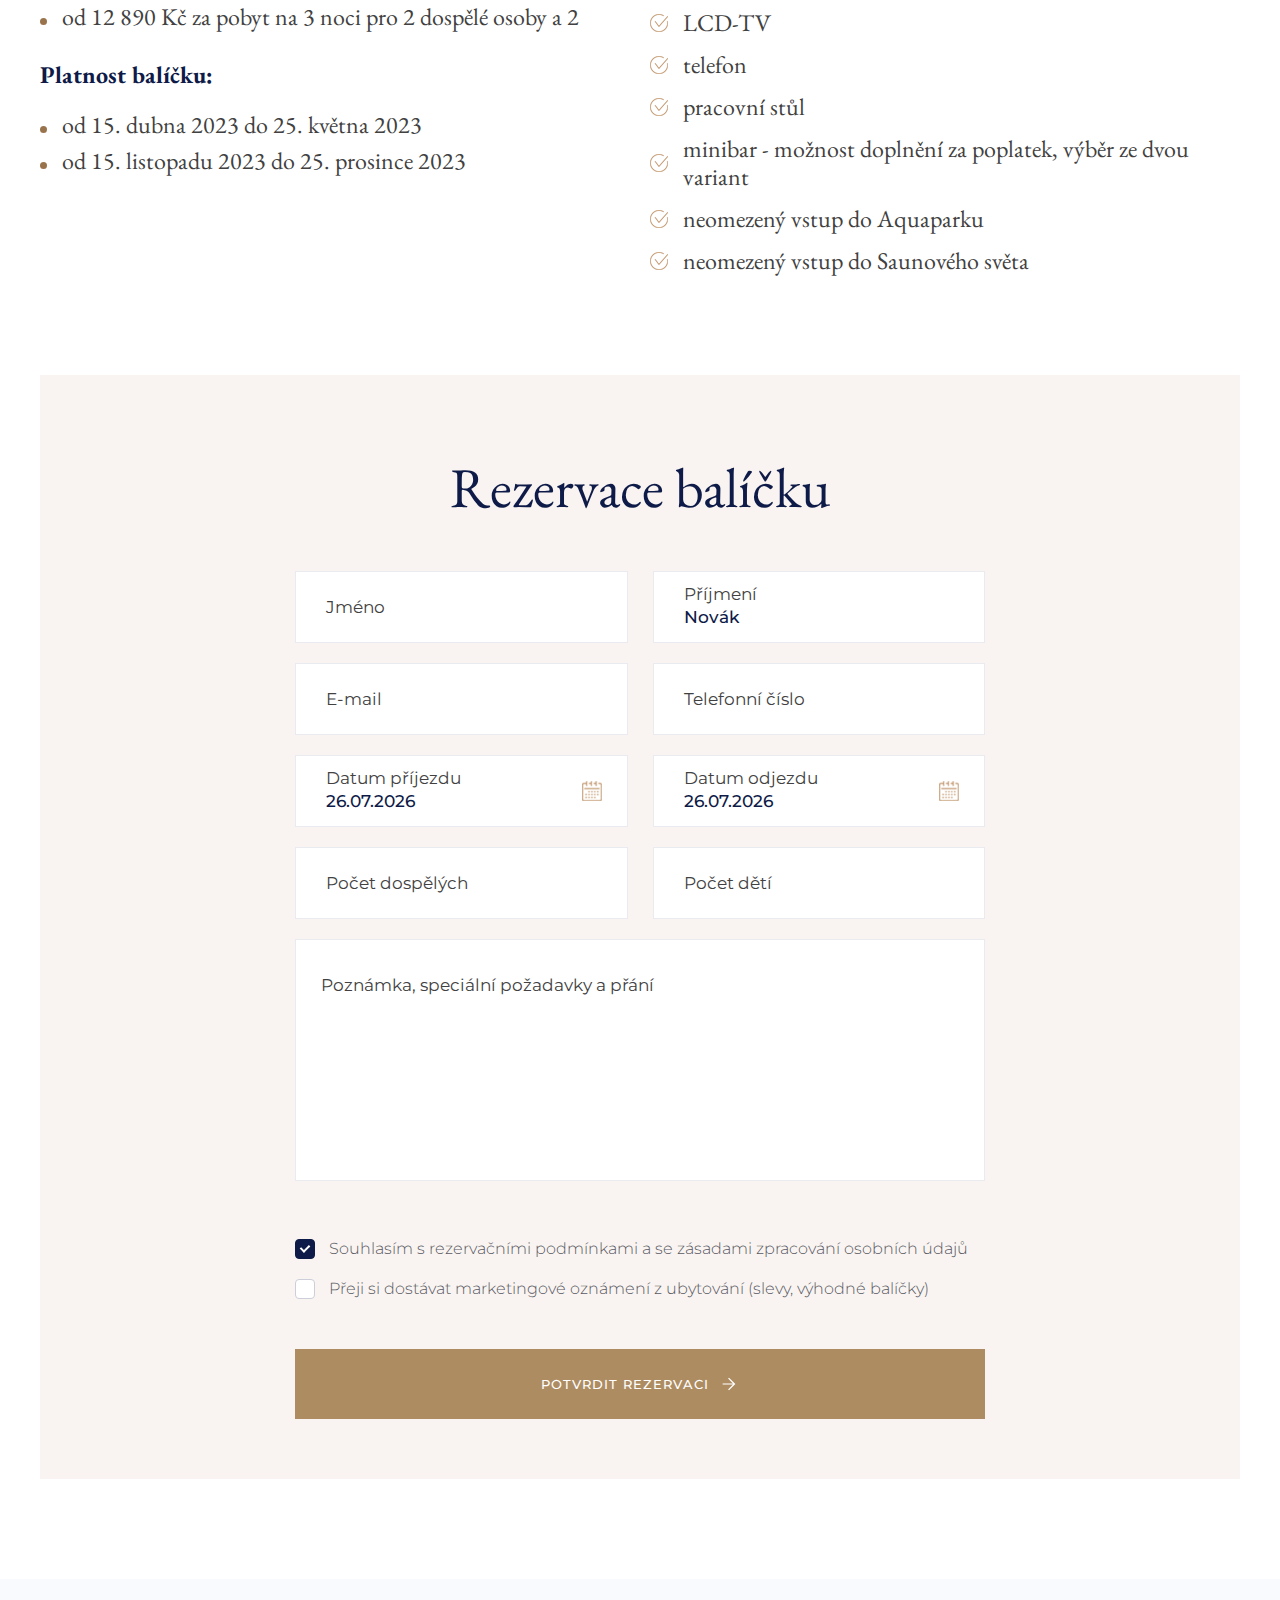
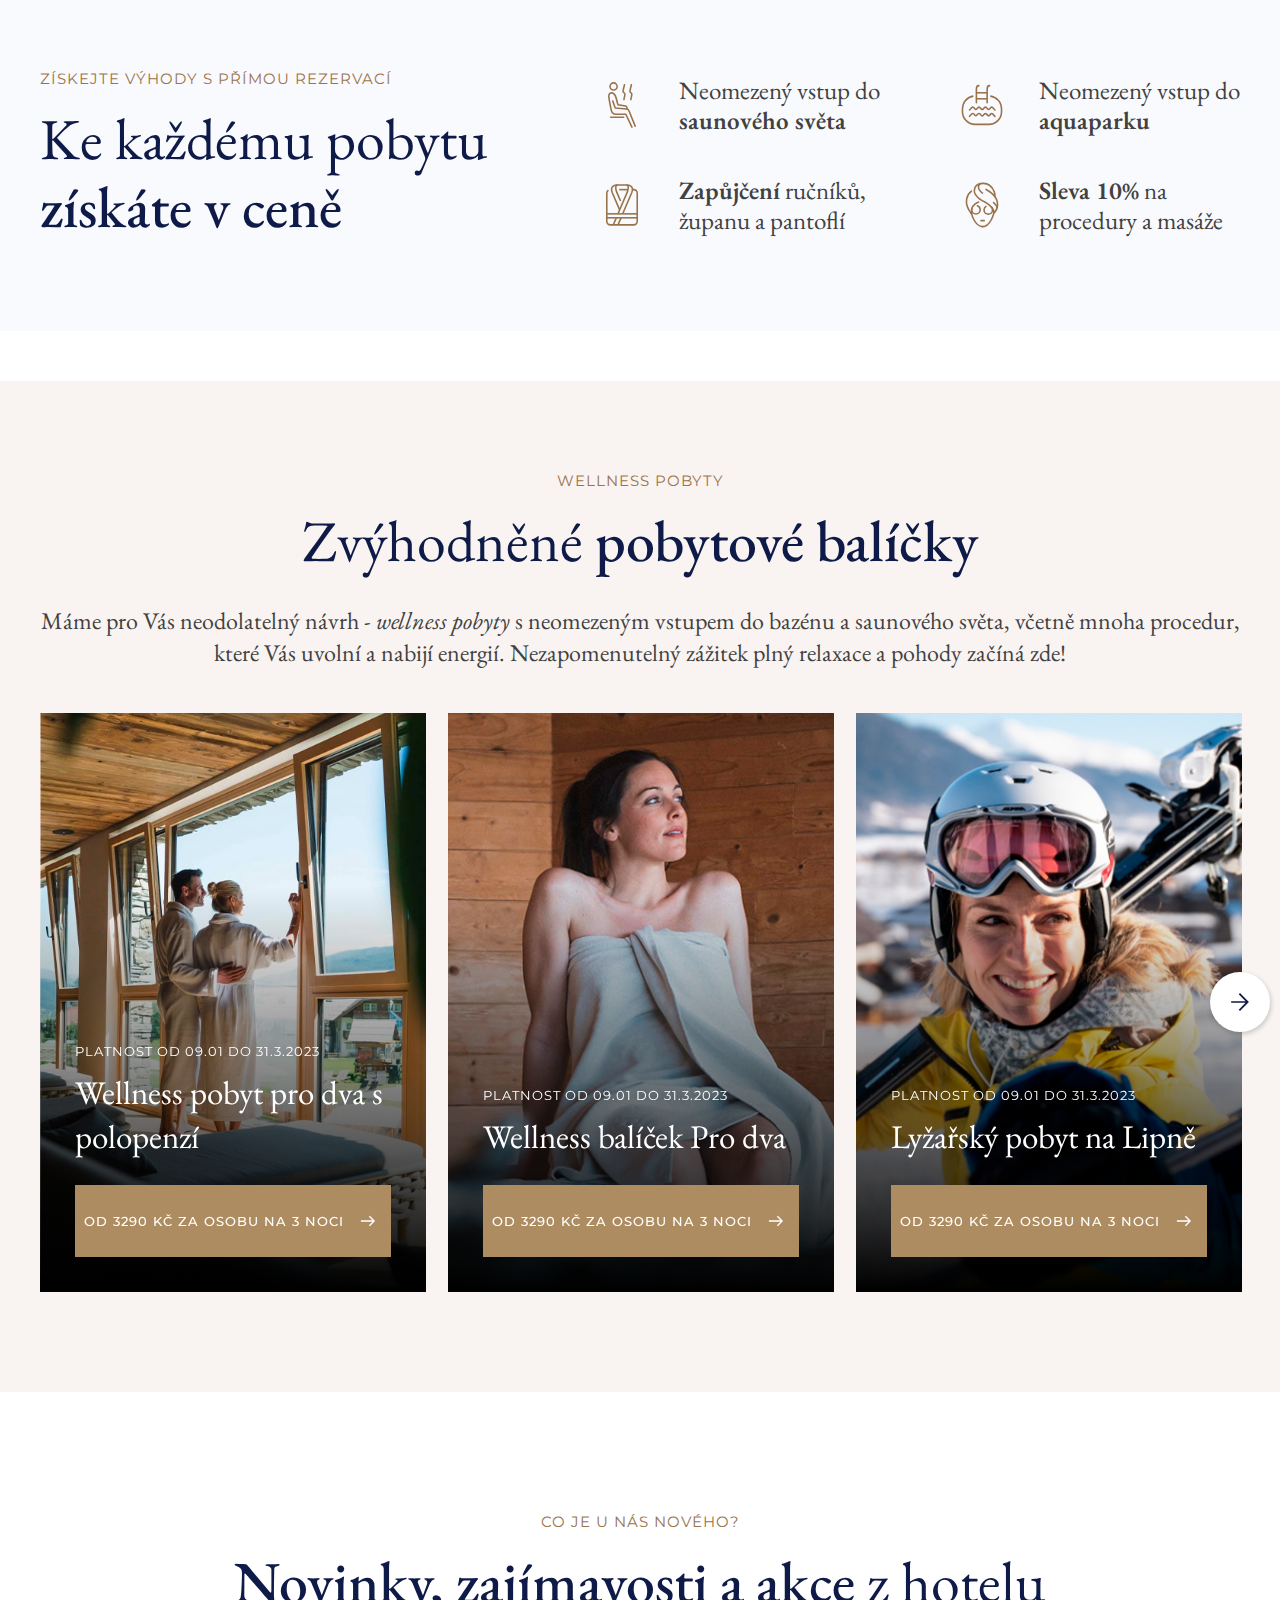
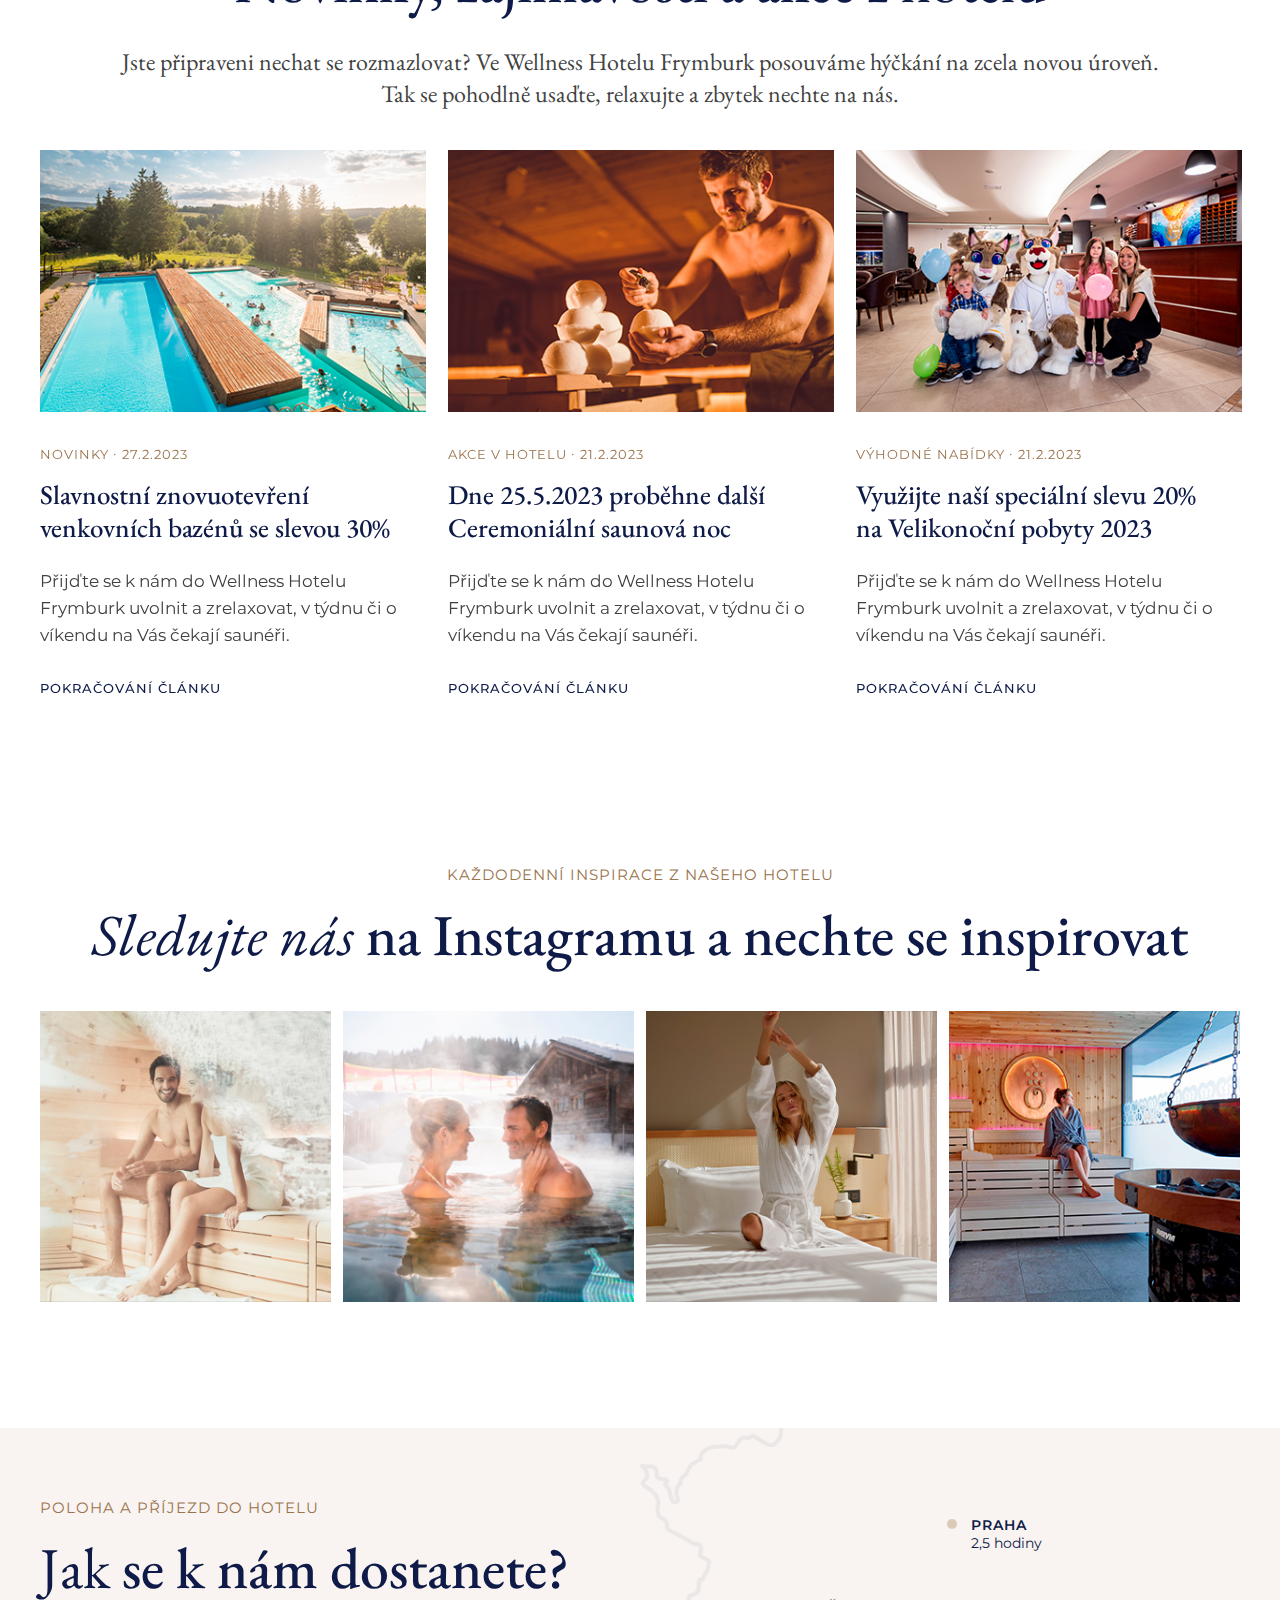
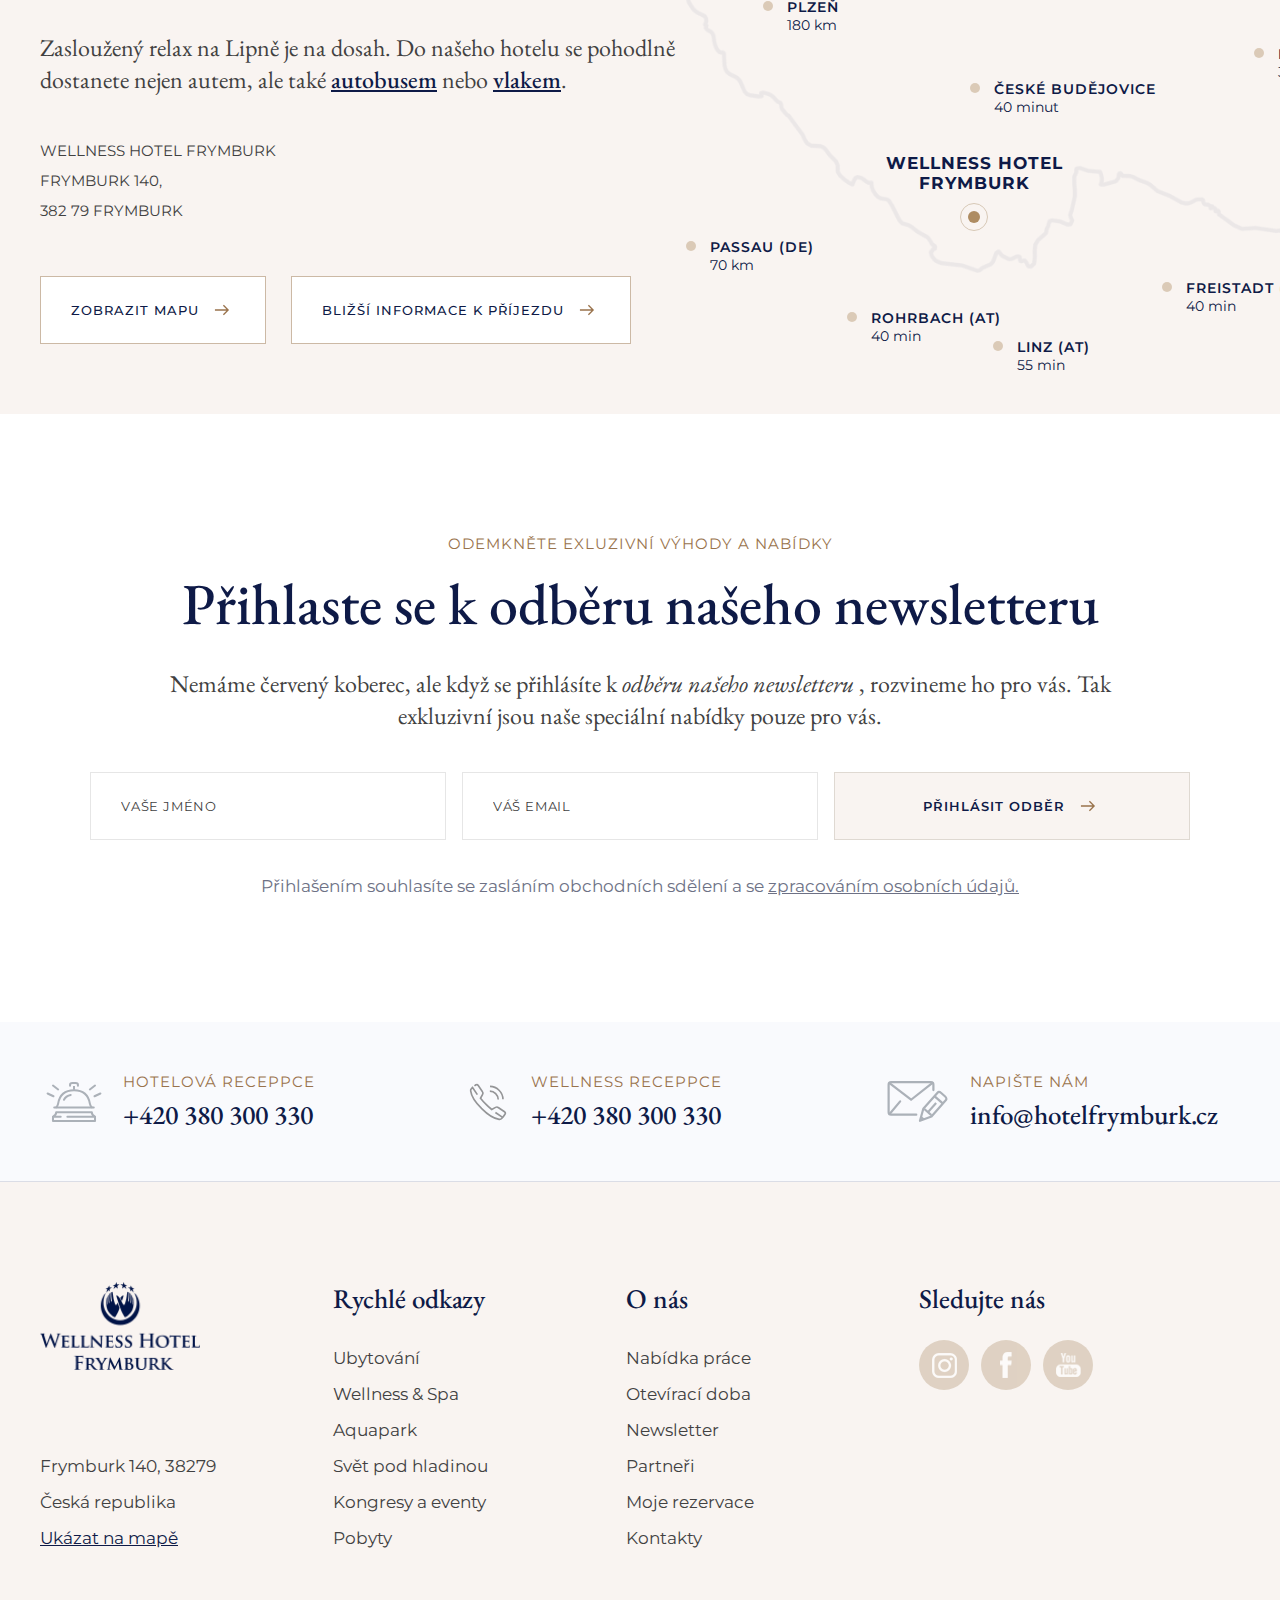
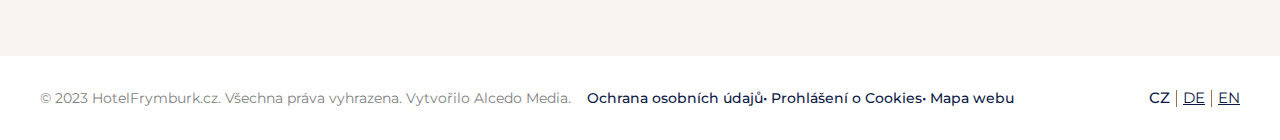
<file: package.html>
<!DOCTYPE html>
<html lang="en">

<head>
    <meta charset="UTF-8" />
    <meta http-equiv="X-UA-Compatible" content="IE=edge" />
    <meta name="viewport" content="width=device-width, initial-scale=1.0" />
    <link rel="preconnect" href="https://fonts.googleapis.com">
    <link rel="preconnect" href="https://fonts.gstatic.com" crossorigin>
    <link
        href="https://fonts.googleapis.com/css2?family=EB+Garamond:ital,wght@0,400;0,500;0,600;0,700;0,800;1,400;1,500;1,600;1,700;1,800&family=Jost:wght@400;500;700&family=Montserrat:ital,wght@0,300;0,400;0,500;0,600;0,700;0,800;0,900;1,300;1,400;1,500;1,600;1,700;1,800;1,900&display=swap"
        rel="stylesheet">
    <link rel="stylesheet" href="css/main.css" />
    <title>Balicek</title>
</head>

<body>
    <main class="main">
        <!-- header start
    =========================================== -->
        <header class="header light lined" id="header">
            <div class="headerMenu" id="headerMenu">
            </div>
            <div class="headerSearch low" id="searchMenu">
                <div class="headerSearch__inner">
                    <form action="" class="headerSearch__inner-form">
                        <span id="searchClose">
                            zavřít
                        </span>
                        <label for="searchInput">Prohledat web:</label>
                        <div class="headerSearch__inner-row">
                            <div class="input">
                                <input type="text" placeholder="Hledaný výraz..." id="searchInput">
                            </div>
                            <button type="submit" class="button secondary">
                                <span>
                                    <svg>
                                        <use xlink:href="#searchIcon"></use>
                                    </svg>
                                </span>
                                vyhledat
                            </button>
                        </div>
                    </form>
                </div>
            </div>
            <div class="auto__container">
                <div class="header__inner">
                    <a href="index.html" class="header__inner-logo">
                        <img class="light" src="./images/logo.png" alt="" />
                        <img class="dark" src="./images/logo-dark.png" alt="" />
                    </a>
                    <nav class="nav" id="menu">
                        <ul class="nav__inner">
                            <li>
                                <a id="navMenuBtn">
                                    hotel
                                </a>
                            </li>
                            <li>
                                <a href="#">
                                    top nabídka
                                </a>
                            </li>
                            <li>
                                <a href="spa.html">
                                    Wellness & spa
                                </a>
                            </li>
                            <li>
                                <a href="#">
                                    Aquapark
                                </a>
                            </li>
                            <li>
                                <a href="#">
                                    Svět pod hladinou
                                </a>
                            </li>
                            <li>
                                <a href="#">
                                    pro firmy
                                </a>
                            </li>
                            <li>
                                <a href="activity.html">
                                    aktivity
                                </a>
                            </li>
                            <div class="nav__inner-buttons">
                                <a href="tel:+420 374 768 687" class="button light">
                                    +420 374 768 687
                                </a>
                                <a href="#" class="button light">
                                    rezervovat
                                </a>
                                <div class="nav__inner-lang">
                                    <a href="#">
                                        deutsch
                                    </a>
                                    <hr>
                                    <a href="#">
                                        english
                                    </a>
                                </div>
                            </div>
                        </ul>
                        <div class="navMenu" id="navMenu">
                            <div class="navMenu__inner">
                                <div class="navMenu__inner-col">
                                    <a href="rooms.html">
                                        Naše pokoje
                                    </a>
                                    <a href="#">
                                        Ceník ubytování
                                    </a>
                                    <a href="#">
                                        Fotogalerie
                                    </a>
                                    <a href="#">
                                        Areál hotelu
                                    </a>
                                    <a href="#">
                                        Bezbariérový přístup
                                    </a>
                                </div>
                                <div class="navMenu__inner-col">
                                    <div class="navMenu__item">
                                        <h5 class="title5 navMenu__item-btn">
                                            Kongresy a firemní akce
                                        </h5>
                                        <div class="navMenu__item-dropdown">
                                            <a href="#">
                                                Multifunkční sály
                                            </a>
                                            <a href="#">
                                                Catering
                                            </a>
                                            <a href="#">
                                                Teambuilding
                                            </a>
                                        </div>
                                    </div>
                                    <a href="#">
                                        Pro školy
                                    </a>
                                </div>
                                <div class="navMenu__inner-col">
                                    <div class="navMenu__item">
                                        <h5 class="title5 navMenu__item-btn">
                                            Pro rodiny s dětmi
                                        </h5>
                                        <div class="navMenu__item-dropdown">
                                            <a href="water-world.html">
                                                Dětský vodní svět
                                            </a>
                                            <a href="#">
                                                Dětské masáže
                                            </a>
                                            <a href="#">
                                                Animační programy
                                            </a>
                                        </div>
                                    </div>
                                </div>
                            </div>
                        </div>
                    </nav>
                    <div class="header__inner-buttons">
                        <div class="lang">
                            <span>
                                cz
                            </span>
                            <div class="lang__menu">
                                <a href="#">EN</a>
                                <a href="#">DE</a>
                            </div>
                        </div>
                        <button class="header__inner-search" id="searchBtn">
                            <span>
                                <svg>
                                    <use xlink:href="#searchIcon"></use>
                                </svg>
                            </span>
                        </button>
                        <a href="#" class="header__inner-call">
                            <span>
                                <svg>
                                    <use xlink:href="#phone"></use>
                                </svg>
                            </span>
                        </a>
                        <a href="#" class="button uniq">
                            <span>
                                <svg>
                                    <use xlink:href="#bell"></use>
                                </svg>
                            </span>
                            rezervovat
                        </a>
                        <p class="header__inner-text">
                            MENU
                        </p>
                        <div class="burger" id="menuBtn">
                            <span></span>
                        </div>
                    </div>
                </div>
            </div>
        </header>
        <!-- header end
    =========================================== -->
        <!-- article start
    =========================================== -->
        <section class="article">
            <div class="auto__container">
                <div class="article__inner">
                    <div class="article__inner-title">
                        <h2 class="title6">
                            <a href="#">
                                hotel frymburk</a>
                            /
                            <a href="#">
                                top nabídka
                            </a> <br>
                            <b>/</b>
                            <a href="#">
                                pobytové balíčky
                            </a>
                        </h2>
                        <h1 class="title2 ex">
                            Dámská jízda na Lipně
                        </h1>
                        <p class="title4">
                            Vychutnejte si <i>tří nebo čtyř denní wellness pobyt</i> uprostřed pohádkového Ladova kraje.
                            V naší tajemné zahradě za zdí hotelu Sen na vás bude čekat <i>jedinečný venkovní saunový
                                svět</i> s několika druhy saun, saunové ceremoniály a masáž v příjemně osvětlené masážní
                            místnosti. V rámci pobytového balíčku si budete moci užít romantickou večeří při svíčkách v
                            naší restauraci.
                        </p>
                        <div class="button__row">
                            <a href="tel:+420 380 300 311" class="button light">
                                zavolejte nám <b>+420 380 300 311</b> 
                            </a>
                            <a href="#" class="button primary">
                                rezervovat balíček
                                <span>
                                    <svg>
                                        <use xlink:href="#arrow-long"></use>
                                    </svg>
                                </span>
                            </a>
                        </div>
                    </div>
                    <div class="article__inner-image sm">
                        <img src="./images/package.jpg" alt="">
                    </div>
                    <div class="article__inner-list">
                        <div class="article__inner-list-col">
                            <h5 class="title5">
                                Cena balíčku:
                            </h5>
                            <ul>
                                <li>
                                    od 12 890 Kč za pobyt na 3 noci pro 2 dospělé osoby
                                </li>
                                <li>
                                    od 12 890 Kč za pobyt na 3 noci pro 2 dospělé osoby a 2
                                </li>
                            </ul>
                            <h5 class="title5">
                                Platnost balíčku:
                            </h5>
                            <ul>
                                <li>
                                    od 15. dubna 2023 do 25. května 2023
                                </li>
                                <li>
                                    od 15. listopadu 2023 do 25. prosince 2023
                                </li>
                            </ul>
                        </div>
                        <div class="article__inner-list-col">
                            <h5 class="title5">
                                V ceně balíčku:
                            </h5>
                            <ul class="tick">
                                <li>
                                    <span>
                                        <img src="./images/icons/list-tick.png" alt="">
                                    </span>
                                    <b>
                                        koupelna se sprchovým koutem, vlastním WC
                                    </b>
                                </li>
                                <li>
                                    <span>
                                        <img src="./images/icons/list-tick.png" alt="">
                                    </span>
                                    <b>
                                        LCD-TV
                                    </b>
                                </li>
                                <li>
                                    <span>
                                        <img src="./images/icons/list-tick.png" alt="">
                                    </span>
                                    <b>
                                        telefon
                                    </b>
                                </li>
                                <li>
                                    <span>
                                        <img src="./images/icons/list-tick.png" alt="">
                                    </span>
                                    <b>
                                        pracovní stůl
                                    </b>
                                </li>
                                <li>
                                    <span>
                                        <img src="./images/icons/list-tick.png" alt="">
                                    </span>
                                    <b>
                                        minibar - možnost doplnění za poplatek, výběr ze dvou variant
                                    </b>
                                </li>
                                <li>
                                    <span>
                                        <img src="./images/icons/list-tick.png" alt="">
                                    </span>
                                    <b>
                                        neomezený vstup do Aquaparku
                                    </b>
                                </li>
                                <li>
                                    <span>
                                        <img src="./images/icons/list-tick.png" alt="">
                                    </span>
                                    <b>
                                        neomezený vstup do Saunového světa
                                    </b>
                                </li>
                            </ul>
                        </div>
                    </div>
                </div>
            </div>
        </section>
        <!-- article end
    =========================================== -->
        <section class="booking">
            <div class="auto__container">
                <div class="booking__inner">
                    <h2 class="title2 ex">
                        Rezervace balíčku
                    </h2>
                    <form action="" class="bookingForm" id="bookingForm">
                        <div class="bookingForm__row">
                            <div class="bookingForm__input">
                                <input type="text" value="" />
                                <label>Jméno</label>
                            </div>
                            <div class="bookingForm__input">
                                <input type="text" value="Novák" />
                                <label>Příjmení</label>
                            </div>
                        </div>
                        <div class="bookingForm__row">
                            <div class="bookingForm__input">
                                <input type="email" value="" />
                                <label>E-mail</label>
                            </div>
                            <div class="bookingForm__input">
                                <input type="tel" value="" />
                                <label>Telefonní číslo</label>
                            </div>
                        </div>
                        <div class="bookingForm__row">
                            <div class="bookingForm__input">
                                <label for="">Datum příjezdu</label>
                                <input value=" " id="checkin" />
                                <div class="bookingForm__input-icon">
                                    <img src="./images/icons/calendar.png" alt="">
                                </div>
                            </div>
                            <div class="bookingForm__input">
                                <label for="">Datum odjezdu</label>
                                <input value=" " id="checkout" />
                                <div class="bookingForm__input-icon">
                                    <img src="./images/icons/calendar.png" alt="">
                                </div>
                            </div>
                        </div>
                        <div class="bookingForm__row">
                            <div class="bookingForm__input">
                                <input type="number" value="" />
                                <label>Počet dospělých</label>
                            </div>
                            <div class="bookingForm__input">
                                <input type="number" value="" />
                                <label>Počet dětí</label>
                            </div>
                        </div>
                        <textarea name="" id="" rows="6" value="">Poznámka, speciální požadavky a přání</textarea>
                        <div class="bookingForm__checkboxes">
                            <div class="checkbox">
                                <input type="checkbox" checked />
                                <label for=""></label>
                                <span>Souhlasím s rezervačními podmínkami a se zásadami zpracování osobních údajů</span>
                            </div>
                            <div class="checkbox">
                                <input type="checkbox" />
                                <label for=""></label>
                                <span>
                                    Přeji si dostávat marketingové oznámení z ubytování (slevy, výhodné balíčky)
                                </span>
                            </div>
                        </div>
                        <button type="submit" class="button secondary">
                            potvrdit rezervaci
                            <span>
                                <svg>
                                    <use xlink:href="#arrow-right"></use>
                                </svg>
                            </span>
                        </button>
                    </form>
                </div>
            </div>
        </section>
        <!-- benefits start
    =========================================== -->
        <section class="benefits big">
            <div class="auto__container">
                <div class="benefits__inner">
                    <div class="benefits__inner-content">
                        <h6 class="title6">
                            získejte výhody s přímou rezervací
                        </h6>
                        <h2 class="title2">
                            Ke každému pobytu <strong>získáte v ceně</strong>
                        </h2>
                    </div>
                    <div class="benefits__inner-row">
                        <div class="benefitsItem">
                            <div class="benefitsItem__icon">
                                <img src="./images/benefits/sauna.svg" alt="">
                            </div>
                            <p class="paragraph">
                                Neomezený vstup do <br> <strong>saunového světa</strong>
                            </p>
                        </div>
                        <div class="benefitsItem">
                            <div class="benefitsItem__icon big">
                                <img src="./images/benefits/pool.svg" alt="">
                            </div>
                            <p class="paragraph">
                                Neomezený vstup <br>
                                do <strong>aquaparku</strong>
                            </p>
                        </div>
                        <div class="benefitsItem">
                            <div class="benefitsItem__icon">
                                <img src="./images/benefits/dress.svg" alt="">
                            </div>
                            <p class="paragraph">
                                <strong>Zapůjčení</strong> ručníků, <br>
                                županu a pantoflí
                            </p>
                        </div>
                        <div class="benefitsItem">
                            <div class="benefitsItem__icon">
                                <img src="./images/benefits/faceMask.svg" alt="">
                            </div>
                            <p class="paragraph">
                                <strong>Sleva 10%</strong> na <br>
                                procedury a masáže
                            </p>
                        </div>
                    </div>
                </div>
            </div>
        </section>
        <!-- benefits end
    =========================================== -->
        <!-- stay start
    =========================================== -->
        <section class="stay">
            <div class="auto__container">
                <div class="stay__inner">
                    <div class="stay__inner-title">
                        <h6 class="title6">
                            wellness pobyty
                        </h6>
                        <h2 class="title2">
                            Zvýhodněné <strong>pobytové balíčky</strong>
                        </h2>
                        <p class="paragraph big">
                            Máme pro Vás neodolatelný návrh - <i>wellness pobyty</i> s neomezeným vstupem do bazénu a
                            saunového světa,
                            včetně
                            mnoha procedur, které Vás uvolní a nabijí energií. Nezapomenutelný zážitek plný relaxace a
                            pohody začíná
                            zde!
                        </p>
                    </div>
                    <div class="stay__inner-row-wrapper">
                        <div class="stay__inner-row">
                            <div class="stayItem">
                                <div class="stayItem__inner">
                                    <div class="stayItem__image">
                                        <img src="./images/stay/1.jpg" alt="">
                                    </div>
                                    <div class="stayItem__content">
                                        <h6 class="title6">
                                            Platnost od 09.01 do 31.3.2023
                                        </h6>
                                        <h4 class="title4">
                                            Wellness pobyt pro dva
                                            s polopenzí
                                        </h4>
                                        <ul>
                                            <li>
                                                skipas pro dva na Hochfichtu v ceně
                                            </li>
                                            <li>
                                                sportovní masáž pro dva
                                            </li>
                                            <li>
                                                polopenze pro dva v ceně
                                            </li>
                                        </ul>
                                        <a href="#" class="button secondary">
                                            od 3290 Kč za osobu na 3 noci
                                            <span>
                                                <svg>
                                                    <use xlink:href="#arrow-long"></use>
                                                </svg>
                                            </span>
                                        </a>
                                    </div>
                                </div>
                            </div>
                            <div class="stayItem">
                                <div class="stayItem__inner">
                                    <div class="stayItem__image">
                                        <img src="./images/stay/2.jpg" alt="">
                                    </div>
                                    <div class="stayItem__content">
                                        <h6 class="title6">
                                            Platnost od 09.01 do 31.3.2023
                                        </h6>
                                        <h4 class="title4">
                                            Wellness balíček Pro dva
                                        </h4>
                                        <ul>
                                            <li>
                                                skipas pro dva na Hochfichtu v ceně
                                            </li>
                                            <li>
                                                sportovní masáž pro dva
                                            </li>
                                            <li>
                                                polopenze pro dva v ceně
                                            </li>
                                        </ul>
                                        <a href="#" class="button secondary">
                                            od 3290 Kč za osobu na 3 noci
                                            <span>
                                                <svg>
                                                    <use xlink:href="#arrow-long"></use>
                                                </svg>
                                            </span>
                                        </a>
                                    </div>
                                </div>
                            </div>
                            <div class="stayItem">
                                <div class="stayItem__inner">
                                    <div class="stayItem__image">
                                        <img src="./images/stay/3.jpg" alt="">
                                    </div>
                                    <div class="stayItem__content">
                                        <h6 class="title6">
                                            Platnost od 09.01 do 31.3.2023
                                        </h6>
                                        <h4 class="title4">
                                            Lyžařský pobyt na Lipně
                                        </h4>
                                        <ul>
                                            <li>
                                                skipas pro dva na Hochfichtu v ceně
                                            </li>
                                            <li>
                                                sportovní masáž pro dva
                                            </li>
                                            <li>
                                                polopenze pro dva v ceně
                                            </li>
                                        </ul>
                                        <a href="#" class="button secondary">
                                            od 3290 Kč za osobu na 3 noci
                                            <span>
                                                <svg>
                                                    <use xlink:href="#arrow-long"></use>
                                                </svg>
                                            </span>
                                        </a>
                                    </div>
                                </div>
                            </div>
                            <div class="stayItem">
                                <div class="stayItem__inner">
                                    <div class="stayItem__image">
                                        <img src="./images/stay/1.jpg" alt="">
                                    </div>
                                    <div class="stayItem__content">
                                        <h6 class="title6">
                                            Platnost od 09.01 do 31.3.2023
                                        </h6>
                                        <h4 class="title4">
                                            Wellness pobyt pro dva
                                            s polopenzí
                                        </h4>
                                        <ul>
                                            <li>
                                                skipas pro dva na Hochfichtu v ceně
                                            </li>
                                            <li>
                                                sportovní masáž pro dva
                                            </li>
                                            <li>
                                                polopenze pro dva v ceně
                                            </li>
                                        </ul>
                                        <a href="#" class="button secondary">
                                            od 3290 Kč za osobu na 3 noci
                                            <span>
                                                <svg>
                                                    <use xlink:href="#arrow-long"></use>
                                                </svg>
                                            </span>
                                        </a>
                                    </div>
                                </div>
                            </div>
                        </div>
                        <div class="arrows">
                            <button type="button" class="prev">
                                <svg>
                                    <use xlink:href="#arrow-right"></use>
                                </svg>
                            </button type="button">
                            <button type="button" class="next">
                                <svg>
                                    <use xlink:href="#arrow-right"></use>
                                </svg>
                            </button type="button">
                        </div>
                    </div>
                </div>
            </div>
        </section>
        <!-- stay end
    =========================================== -->
        <!-- news start
    =========================================== -->
        <section class="news">
            <div class="auto__container">
                <div class="news__inner">
                    <div class="news__inner-title">
                        <h6 class="title6">
                            co je u nás nového?
                        </h6>
                        <h2 class="title2">
                            <strong>Novinky, zajímavosti a akce</strong> z hotelu
                        </h2>
                        <p class="paragraph big">
                            Jste připraveni nechat se rozmazlovat? Ve Wellness Hotelu Frymburk posouváme hýčkání na
                            zcela novou
                            úroveň. <br> Tak se pohodlně usaďte, relaxujte a zbytek nechte na nás.
                        </p>
                    </div>
                    <div class="news__inner-row-wrapper">
                        <div class="news__inner-row">
                            <div class="newsItem">
                                <div class="newsItem__inner">
                                    <a href="#" class="newsItem__image">
                                        <img src="./images/news/1.jpg" alt="">
                                    </a>
                                    <div class="newsItem__content">
                                        <h6 class="title6">
                                            novinky ∙ 27.2.2023
                                        </h6>
                                        <h5 class="title5">
                                            <a href="#">
                                                Slavnostní znovuotevření venkovních bazénů se slevou 30%
                                            </a>
                                        </h5>
                                        <p class="paragraph sm">
                                            Přijďte se k nám do Wellness Hotelu Frymburk uvolnit a zrelaxovat, v týdnu
                                            či o víkendu na Vás
                                            čekají saunéři.
                                        </p>
                                        <a href="#">
                                            pokračování článku
                                        </a>
                                    </div>
                                </div>
                            </div>
                            <div class="newsItem">
                                <div class="newsItem__inner">
                                    <a href="#" class="newsItem__image">
                                        <img src="./images/news/2.jpg" alt="">
                                    </a>
                                    <div class="newsItem__content">
                                        <h6 class="title6">
                                            akce v hotelu ∙ 21.2.2023
                                        </h6>
                                        <h5 class="title5">
                                            <a href="#">
                                                Dne 25.5.2023 proběhne další Ceremoniální saunová noc
                                            </a>
                                        </h5>
                                        <p class="paragraph sm">
                                            Přijďte se k nám do Wellness Hotelu Frymburk uvolnit a zrelaxovat, v týdnu
                                            či o víkendu na Vás
                                            čekají saunéři.
                                        </p>
                                        <a href="#">
                                            pokračování článku
                                        </a>
                                    </div>
                                </div>
                            </div>
                            <div class="newsItem">
                                <div class="newsItem__inner">
                                    <a href="#" class="newsItem__image">
                                        <img src="./images/news/3.jpg" alt="">
                                    </a>
                                    <div class="newsItem__content">
                                        <h6 class="title6">
                                            výhodné nabídky ∙ 21.2.2023
                                        </h6>
                                        <h5 class="title5">
                                            <a href="#">
                                                Využijte naší speciální slevu 20% na Velikonoční pobyty 2023
                                            </a>
                                        </h5>
                                        <p class="paragraph sm">
                                            Přijďte se k nám do Wellness Hotelu Frymburk uvolnit a zrelaxovat, v týdnu
                                            či o víkendu na Vás
                                            čekají saunéři.
                                        </p>
                                        <a href="#">
                                            pokračování článku
                                        </a>
                                    </div>
                                </div>
                            </div>
                        </div>
                        <div class="arrows">
                            <button type="button" class="prev">
                                <svg>
                                    <use xlink:href="#arrow-right"></use>
                                </svg>
                            </button type="button">
                            <button type="button" class="next">
                                <svg>
                                    <use xlink:href="#arrow-right"></use>
                                </svg>
                            </button type="button">
                        </div>
                    </div>
                </div>
            </div>
        </section>
        <!-- news end
    =========================================== -->
        <!-- follow start
    =========================================== -->
        <section class="follow">
            <div class="auto__container">
                <div class="follow__inner">
                    <div class="follow__inner-title">
                        <h6 class="title6">
                            každodenní inspirace z našeho hotelu
                        </h6>
                        <h2 class="title2">
                            <i>Sledujte nás</i> <strong> na Instagramu a nechte se inspirovat</strong>
                        </h2>
                    </div>
                    <div class="follow__inner-row">
                        <a href="#" class="followItem">
                            <div class="followItem__image">
                                <img src="./images/follow/1.jpg" alt="">
                            </div>
                            <div class="followItem__content">
                                <div class="followItem__content-icon">
                                    <img src="./images/icons/social/instagram.png" alt="">
                                </div>
                            </div>
                        </a>
                        <a href="#" class="followItem">
                            <div class="followItem__image">
                                <img src="./images/follow/2.jpg" alt="">
                            </div>
                            <div class="followItem__content">
                                <div class="followItem__content-icon">
                                    <img src="./images/icons/social/instagram.png" alt="">
                                </div>
                            </div>
                        </a>
                        <a href="#" class="followItem">
                            <div class="followItem__image">
                                <img src="./images/follow/3.jpg" alt="">
                            </div>
                            <div class="followItem__content">
                                <div class="followItem__content-icon">
                                    <img src="./images/icons/social/instagram.png" alt="">
                                </div>
                            </div>
                        </a>
                        <a href="#" class="followItem">
                            <div class="followItem__image">
                                <img src="./images/follow/4.jpg" alt="">
                            </div>
                            <div class="followItem__content">
                                <div class="followItem__content-icon">
                                    <img src="./images/icons/social/instagram.png" alt="">
                                </div>
                            </div>
                        </a>
                    </div>
                </div>
            </div>
        </section>
        <!-- follow end
    =========================================== -->
        <!-- location start
    =========================================== -->
        <section class="location">
            <div class="auto__container">
                <div class="location__inner">
                    <div class="location__inner-content">
                        <h6 class="title6">
                            Poloha a příjezd do hotelu
                        </h6>
                        <h2 class="title2">
                            Jak <strong>se k nám dostanete?</strong>
                        </h2>
                        <p class="paragraph big">
                            Zasloužený relax na Lipně je na dosah. Do našeho hotelu se pohodlně dostanete nejen autem,
                            ale také <a href="#">autobusem</a> nebo <a href="#">vlakem</a>.
                        </p>
                        <p class="paragraph sm">
                            Wellness Hotel Frymburk <br>
                            Frymburk 140, <br>
                            382 79 FRYMBURK
                        </p>
                        <div class="location__inner-buttons">
                            <a href="#" class="button light">
                                zobrazit mapu
                                <span>
                                    <svg>
                                        <use xlink:href="#arrow-long"></use>
                                    </svg>
                                </span>
                            </a>
                            <a href="#" class="button light">
                                bližší informace k příjezdu
                                <span>
                                    <svg>
                                        <use xlink:href="#arrow-long"></use>
                                    </svg>
                                </span>
                            </a>
                        </div>
                    </div>
                    <div class="location__inner-map">
                        <img src="./images/map.png" alt="">
                        <div class="locationItem__wrapper">
                            <div class="locationItem">
                                <h6 class="title6">
                                    praha
                                </h6>
                                <p class="paragraph">
                                    2,5 hodiny
                                </p>
                            </div>
                            <div class="locationItem">
                                <h6 class="title6">
                                    plzeň
                                </h6>
                                <p class="paragraph">
                                    180 km
                                </p>
                            </div>
                            <div class="locationItem">
                                <h6 class="title6">
                                    české budějovice
                                </h6>
                                <p class="paragraph">
                                    40 minut
                                </p>
                            </div>
                            <div class="locationItem">
                                <h6 class="title6">
                                    brno
                                </h6>
                                <p class="paragraph">
                                    3,5 hodiny
                                </p>
                            </div>
                            <div class="locationItem main">
                                <h6 class="title6">
                                    Wellness hotel <br> frymburk
                                </h6>
                                <span></span>
                            </div>
                            <div class="locationItem">
                                <h6 class="title6">
                                    Passau (DE)
                                </h6>
                                <p class="paragraph">
                                    70 km
                                </p>
                            </div>
                            <div class="locationItem">
                                <h6 class="title6">
                                    rohrbach (AT)
                                </h6>
                                <p class="paragraph">
                                    40 min
                                </p>
                            </div>
                            <div class="locationItem">
                                <h6 class="title6">
                                    Linz (AT)
                                </h6>
                                <p class="paragraph">
                                    55 min
                                </p>
                            </div>
                            <div class="locationItem">
                                <h6 class="title6">
                                    freistadt (AT)
                                </h6>
                                <p class="paragraph">
                                    40 min
                                </p>
                            </div>
                        </div>

                    </div>
                </div>
            </div>
        </section>
        <!-- location end
    =========================================== -->
        <!-- newsletter start
    =========================================== -->
        <section class="newsletter">
            <div class="auto__container">
                <div class="newsletter__inner">
                    <div class="newsletter__inner-title">
                        <h6 class="title6">
                            odemkněte exluzivní výhody a nabídky
                        </h6>
                        <h2 class="title2">
                            Přihlaste se k odběru našeho newsletteru
                        </h2>
                        <p class="paragraph big">
                            Nemáme červený koberec, ale když se přihlásíte k <i>odběru našeho newsletteru</i> ,
                            rozvineme ho pro vás.
                            Tak exkluzivní jsou naše speciální nabídky pouze pro vás.
                        </p>
                    </div>
                    <form action="" class="newsletter__inner-form">
                        <div class="input">
                            <input type="text" placeholder="vaše jméno">
                        </div>
                        <div class="input">
                            <input type="email" placeholder="váš email">
                        </div>
                        <button type="submit" class="button light">
                            přihlásit odběr
                            <span>
                                <svg>
                                    <use xlink:href="#arrow-long"></use>
                                </svg>
                            </span>
                        </button>
                    </form>
                    <p class="paragraph">
                        Přihlašením souhlasíte se zasláním obchodních sdělení a se
                        <a href="#">zpracováním osobních údajů.</a>
                    </p>
                </div>
            </div>
        </section>
        <!-- newsletter end
    =========================================== -->
        <!-- contact start
    =========================================== -->
        <section class="contact">
            <div class="auto__container">
                <div class="contact__inner">
                    <a href="tel:+420 380 300 330" class="contactItem">
                        <div class="contactItem__icon big">
                            <img src="./images/icons/bell.svg" alt="">
                        </div>
                        <div class="contactItem__content">
                            <h6 class="title6">
                                Hotelová receppce
                            </h6>
                            <h5 class="title5">
                                +420 380 300 330
                            </h5>
                        </div>
                    </a>
                    <a href="tel:+420 380 300 330" class="contactItem">
                        <div class="contactItem__icon">
                            <img src="./images/icons/phone.svg" alt="">
                        </div>
                        <div class="contactItem__content">
                            <h6 class="title6">
                                wellness receppce
                            </h6>
                            <h5 class="title5">
                                +420 380 300 330
                            </h5>
                        </div>
                    </a>
                    <a href="mailto:info@hotelfrymburk.cz" class="contactItem">
                        <div class="contactItem__icon ex">
                            <img src="./images/icons/mail.svg" alt="">
                        </div>
                        <div class="contactItem__content">
                            <h6 class="title6">
                                napište nám
                            </h6>
                            <h5 class="title5">
                                info@hotelfrymburk.cz
                            </h5>
                        </div>
                    </a>
                </div>
            </div>
        </section>
        <!-- contact end
    =========================================== -->
        <!-- footer start
    =========================================== -->
        <footer class="footer">
            <div class="auto__container">
                <div class="footer__inner">
                    <div class="footer__inner-col">
                        <div class="footer__inner-logo">
                            <img src="./images/footer-logo.png" alt="">
                        </div>
                        <p class="paragraph sm">
                            Frymburk 140, 38279 <br>
                            Česká republika <br>
                            <a href="#">
                                Ukázat na mapě
                            </a>
                        </p>
                    </div>
                    <div class="footer__inner-col">
                        <h5 class="title5">
                            Rychlé odkazy
                        </h5>
                        <a href="#">
                            Ubytování
                        </a>
                        <a href="#">
                            Wellness & Spa
                        </a>
                        <a href="#">
                            Aquapark
                        </a>
                        <a href="#">
                            Svět pod hladinou
                        </a>
                        <a href="#">
                            Kongresy a eventy
                        </a>
                        <a href="#">
                            Pobyty
                        </a>
                    </div>
                    <div class="footer__inner-col">
                        <h5 class="title5">
                            O nás
                        </h5>
                        <a href="#">
                            Nabídka práce
                        </a>
                        <a href="#">
                            Otevírací doba
                        </a>
                        <a href="#">
                            Newsletter
                        </a>
                        <a href="#">
                            Partneři
                        </a>
                        <a href="#">
                            Moje rezervace
                        </a>
                        <a href="#">
                            Kontakty
                        </a>
                    </div>
                    <div class="footer__inner-col">
                        <h5 class="title5">
                            Sledujte nás
                        </h5>
                        <div class="footer__inner-social">
                            <a href="#">
                                <img src="./images/icons/social/instagram.png" alt="">
                            </a>
                            <a href="#" class="thin">
                                <img src="./images/icons/social/facebook.png" alt="">
                            </a>
                            <a href="#">
                                <img src="./images/icons/social/youtube.png" alt="">
                            </a>
                        </div>
                    </div>
                </div>
            </div>
        </footer>
        <div class="copy">
            <div class="auto__container">
                <div class="copy__inner">
                    <div class="copy__inner-text">
                        <p class="paragraph">
                            © 2023 HotelFrymburk.cz. Všechna práva vyhrazena. Vytvořilo Alcedo Media.
                        </p>
                        <div class="copy__inner-links">
                            <a href="#">
                                Ochrana osobních údajů
                            </a>
                            <a href="#">
                                <b>•</b> Prohlášení o Cookies
                            </a>
                            <a href="#">
                                <b>•</b> Mapa webu
                            </a>
                        </div>
                    </div>
                    <div class="copy__inner-lang">
                        <a href="#" class="active">
                            cz
                        </a>
                        <hr>
                        <a href="#">
                            DE
                        </a>
                        <hr>
                        <a href="#">
                            EN
                        </a>
                    </div>
                </div>
            </div>
        </div>
        <!-- footer end
    =========================================== -->
    </main>
    <!-- Sprites
    =========================================== -->
    <svg style="display: none">
        <symbol id="arrow-right" viewBox="0 96 960 960">
            <g>
                <path
                    d="m480 880.614-42.768-42.153 232.462-232.462H175.386v-59.998h494.308L437.232 313.539 480 271.386 784.614 576 480 880.614Z" />
            </g>
        </symbol>
        <symbol id="arrow-long" viewBox="0 96 960 960">
            <g>
                <path
                    d="m561.923 802.153-42.153-43.384 152.77-152.77H171.924v-59.998H672.54l-152.77-152.77 42.153-43.384L788.076 576 561.923 802.153Z" />
            </g>
        </symbol>
        <symbol id="searchIcon" viewBox="0 96 960 960">
            <g>
                <path
                    d="M781.692 919.076 530.461 667.845q-30 24.769-69 38.769t-80.692 14q-102.55 0-173.582-71.014t-71.032-173.537q0-102.524 71.014-173.601 71.014-71.076 173.538-71.076 102.523 0 173.6 71.032T625.384 476q0 42.846-14.385 81.846-14.385 39-38.385 67.846l251.231 251.231-42.153 42.153Zm-400.923-258.46q77.308 0 130.962-53.654Q565.385 553.308 565.385 476q0-77.308-53.654-130.962-53.654-53.654-130.962-53.654-77.308 0-130.962 53.654Q196.154 398.692 196.154 476q0 77.308 53.653 130.962 53.654 53.654 130.962 53.654Z" />
            </g>
        </symbol>
        <symbol id="bell" viewBox="0 0 85 85">
            <g>
                <g>
                    <line fill="none" stroke="currentColor" stroke-linecap="round" stroke-miterlimit="10"
                        stroke-width="2.5" x1="17.793" x2="67.208" y1="49.275" y2="49.275" />
                    <line fill="none" stroke="currentColor" stroke-miterlimit="10" stroke-width="2.5" x1="42.5"
                        x2="42.5" y1="27.057" y2="22.39" />
                    <g>
                        <g>
                            <line fill="none" stroke="currentColor" stroke-linecap="round" stroke-miterlimit="10"
                                stroke-width="2.5" x1="62.311" x2="68.764" y1="26.871" y2="21.934" />
                            <line fill="none" stroke="currentColor" stroke-linecap="round" stroke-miterlimit="10"
                                stroke-width="2.5" x1="68.152" x2="75.51" y1="35.323" y2="31.876" />
                        </g>
                        <g>
                            <line fill="none" stroke="currentColor" stroke-linecap="round" stroke-miterlimit="10"
                                stroke-width="2.5" x1="22.689" x2="16.236" y1="26.871" y2="21.934" />
                            <line fill="none" stroke="currentColor" stroke-linecap="round" stroke-miterlimit="10"
                                stroke-width="2.5" x1="16.848" x2="9.491" y1="35.323" y2="31.876" />
                        </g>
                    </g>
                    <g>
                        <path
                            d="     M68.779,66.394v-5.577c-4-1.397-4-5.418-4-5.418H20.221c0,0,0,4.021-4,5.418v5.577H68.779z"
                            fill="none" stroke="currentColor" stroke-linecap="round" stroke-linejoin="round"
                            stroke-miterlimit="10" stroke-width="2.5" />
                    </g>
                    <path
                        d="M64.707,49.131    c-1.666-1.846-2.183-3.607-2.356-4.668c-1.558-9.495-6.845-16.738-19.851-16.738c-13.005,0-18.292,7.243-19.85,16.738    c-0.174,1.061-0.69,2.822-2.356,4.668"
                        fill="none" stroke="currentColor" stroke-linecap="round" stroke-miterlimit="10"
                        stroke-width="2.5" />
                    <path d="M38.374,33.73    c-4.025,0.728-6.749,2.665-8.433,6.032" fill="none" stroke="currentColor"
                        stroke-linecap="round" stroke-miterlimit="10" stroke-width="2.5" />
                    <line fill="none" stroke="currentColor" stroke-linecap="round" stroke-linejoin="round"
                        stroke-miterlimit="10" stroke-width="2.5" x1="68.236" x2="34.208" y1="60.88" y2="60.88" />
                    <line fill="none" stroke="currentColor" stroke-linecap="round" stroke-linejoin="round"
                        stroke-miterlimit="10" stroke-width="2.5" x1="25.874" x2="16.875" y1="60.88" y2="60.88" />
                </g>
                <path
                    d="   M37.567,22.255c0,0,0-0.097,0-1.357s1.275-2.292,2.835-2.292H44.6c1.559,0,2.834,1.031,2.834,2.292s0,1.357,0,1.357"
                    fill="none" stroke="CurrentColor" stroke-linecap="round" stroke-linejoin="round"
                    stroke-miterlimit="10" stroke-width="2.5" />
            </g>
        </symbol>
        <symbol id="phone" viewBox="0 0 85 85">
            <path d="M45.301,26.104     c3.199,0.076,6.383,1.326,8.844,3.752c2.48,2.447,3.777,5.645,3.881,8.874"
                fill="none" stroke="currentColor" stroke-width="3.5" />
            <path d="M45.547,18.86     c4.957,0.136,9.877,2.079,13.688,5.835c3.807,3.754,5.818,8.64,6.027,13.591"
                fill="none" stroke="currentColor" stroke-width="3.5" />

            <path d="M64.701,65.86l-10.947-7.339" fill="none" stroke="currentColor" stroke-width="3.5" />
            <path
                d="M26.326,31.296l-7.271-10.917    c-0.476,0.427-0.773,0.707-0.773,0.707c-2.731,2.433-2.124,4.56-2.124,4.56C18.002,38.65,31.692,51.18,32.738,52.27    c1.413,1.312,13.641,14.723,26.648,16.553c0,0,2.127,0.605,4.559-2.13l0.756-0.832c0.936-1.235,4.146-5.39,4.176-6.084    c0,0,0.305-1.364-1.293-2.503l-9.574-6.375c0,0-1.672-1.52-4.025-0.227l-5.771,3.193c0,0-5.791-4.596-9.001-8.076    c-3.483-3.205-8.087-8.99-8.087-8.99l3.188-5.773C35.603,28.67,34.083,27,34.083,27l-6.388-9.566    c-1.139-1.593-2.506-1.29-2.506-1.29c-0.705,0.032-1.968,0.844-3.222,1.802"
                fill="none" stroke="currentColor" stroke-width="3.5" />
        </symbol>
        <symbol id="minus" viewBox="0 96 960 960" fill="currentColor">
            <path d="M200 616v-80h560v80H200Z" />
        </symbol>
        <symbol id="add" viewBox="0 96 960 960" fill="currentColor">
            <path d="M440 856V616H200v-80h240V296h80v240h240v80H520v240h-80Z" />
        </symbol>
        <symbol id="chevronBot" viewBox="0 96 960 960" fill="currentColor">
            <path d="M480 711 240 471l56-56 184 184 184-184 56 56-240 240Z" />
        </symbol>
    </svg>
    <!-- js
    =========================================== -->
    <script src="./js/jquery.js"></script>
    <script src="./js/slick.min.js"></script>
    <script src="./js/easypick.js"></script>
    <script src="./js/steps.js"></script>
    <script src="./js/main.js"></script>
</body>

</html>
</file>
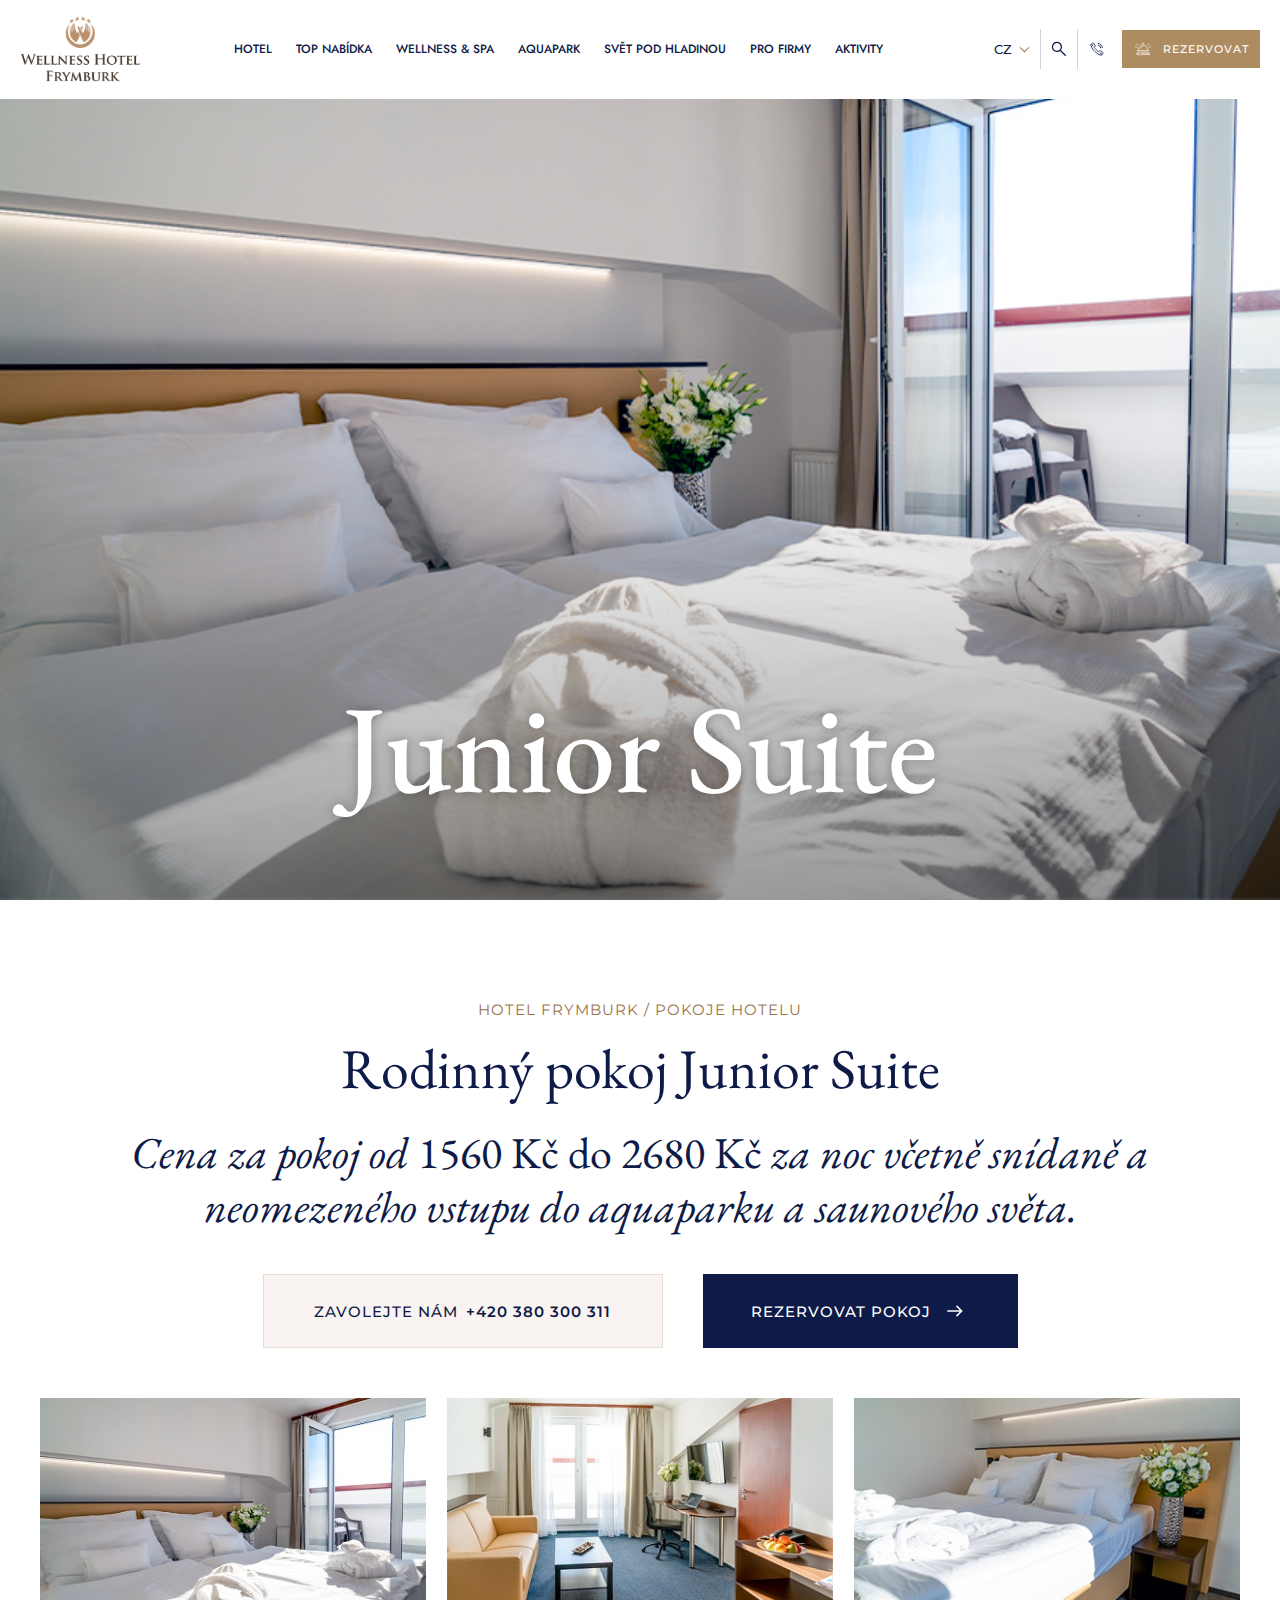
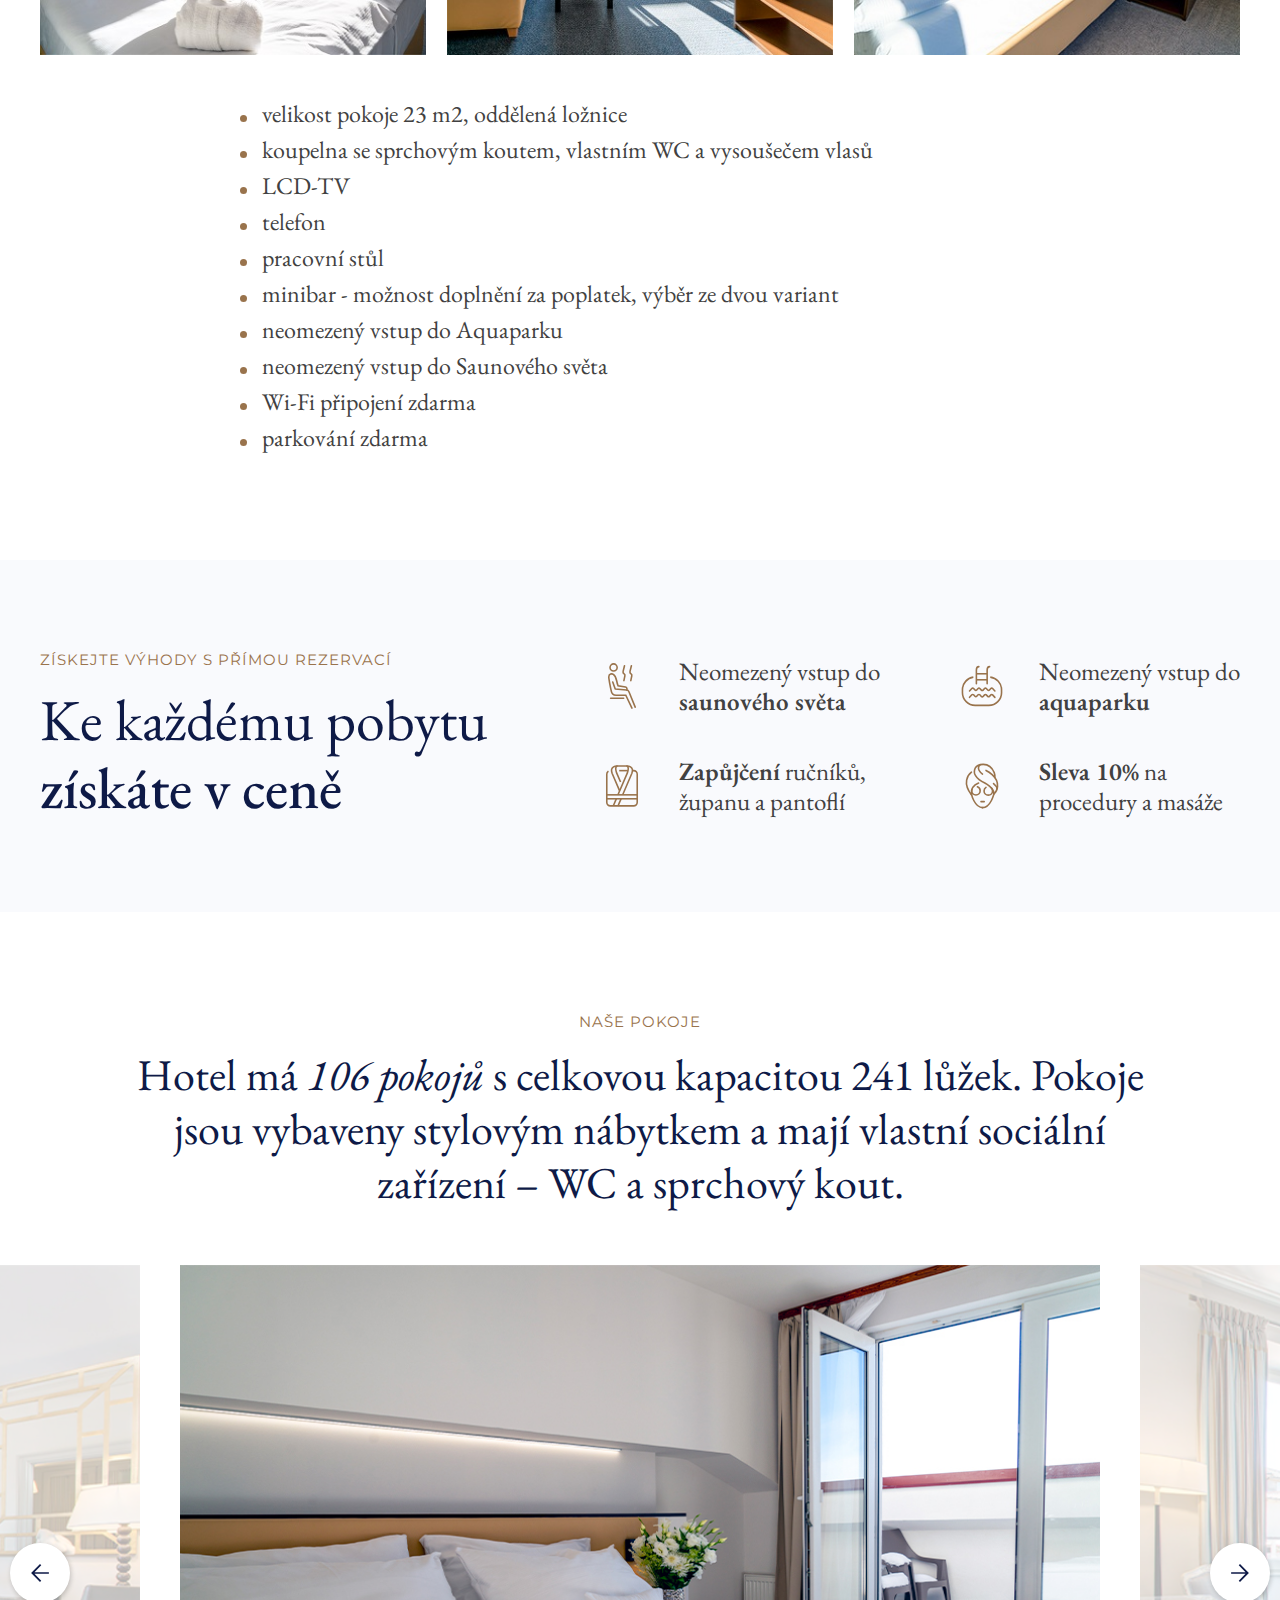
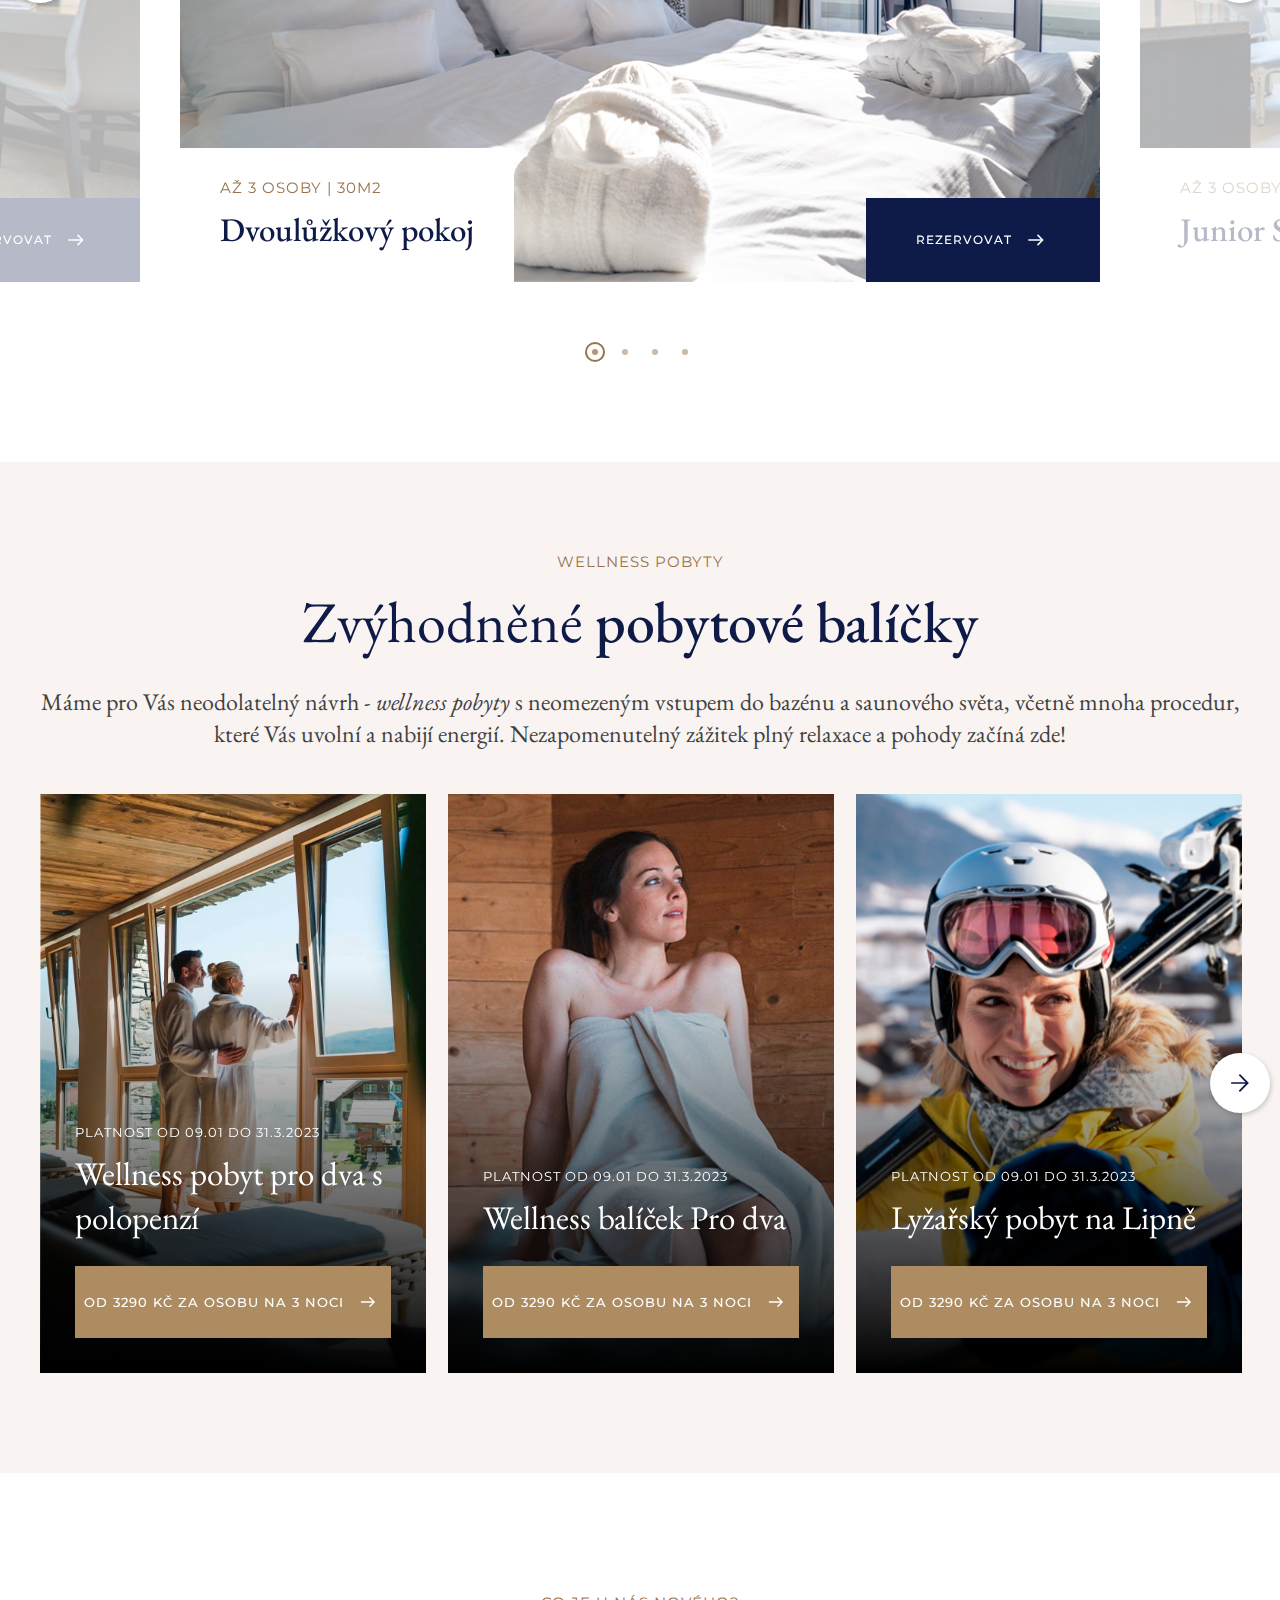
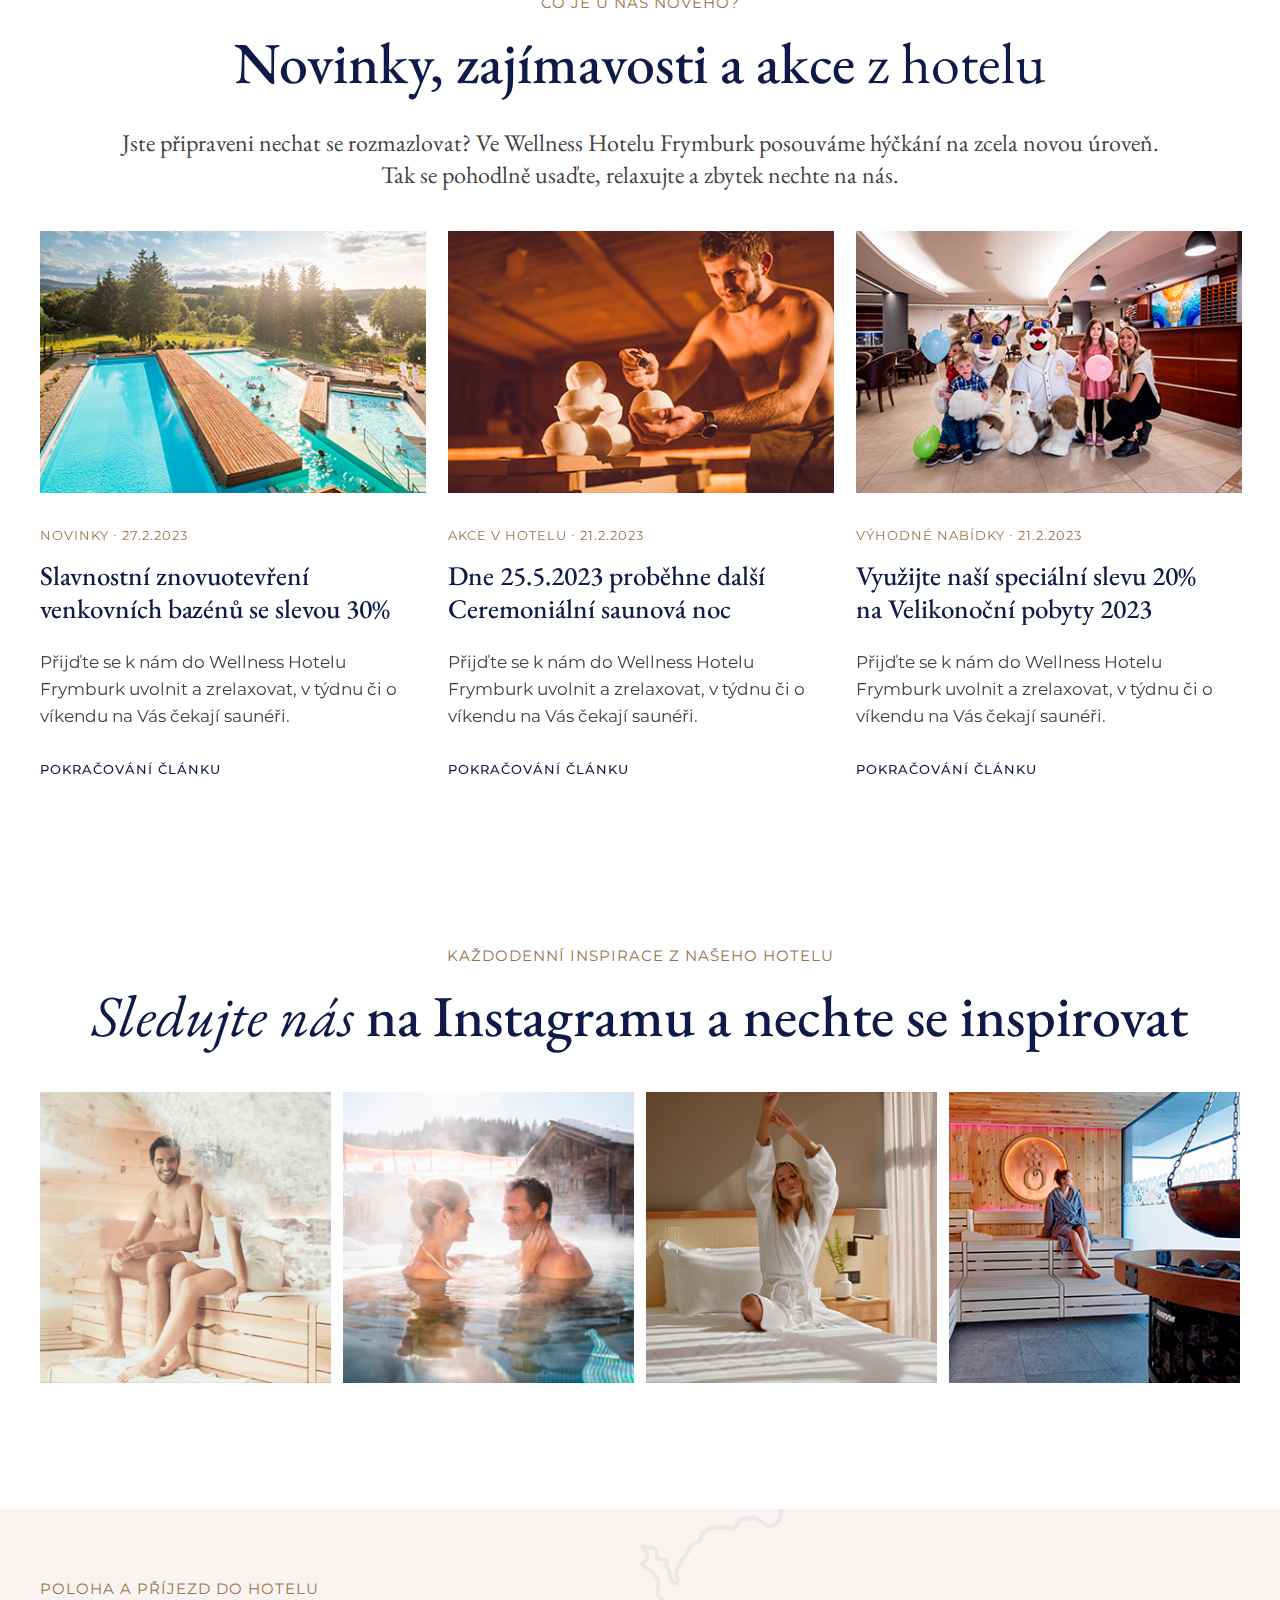
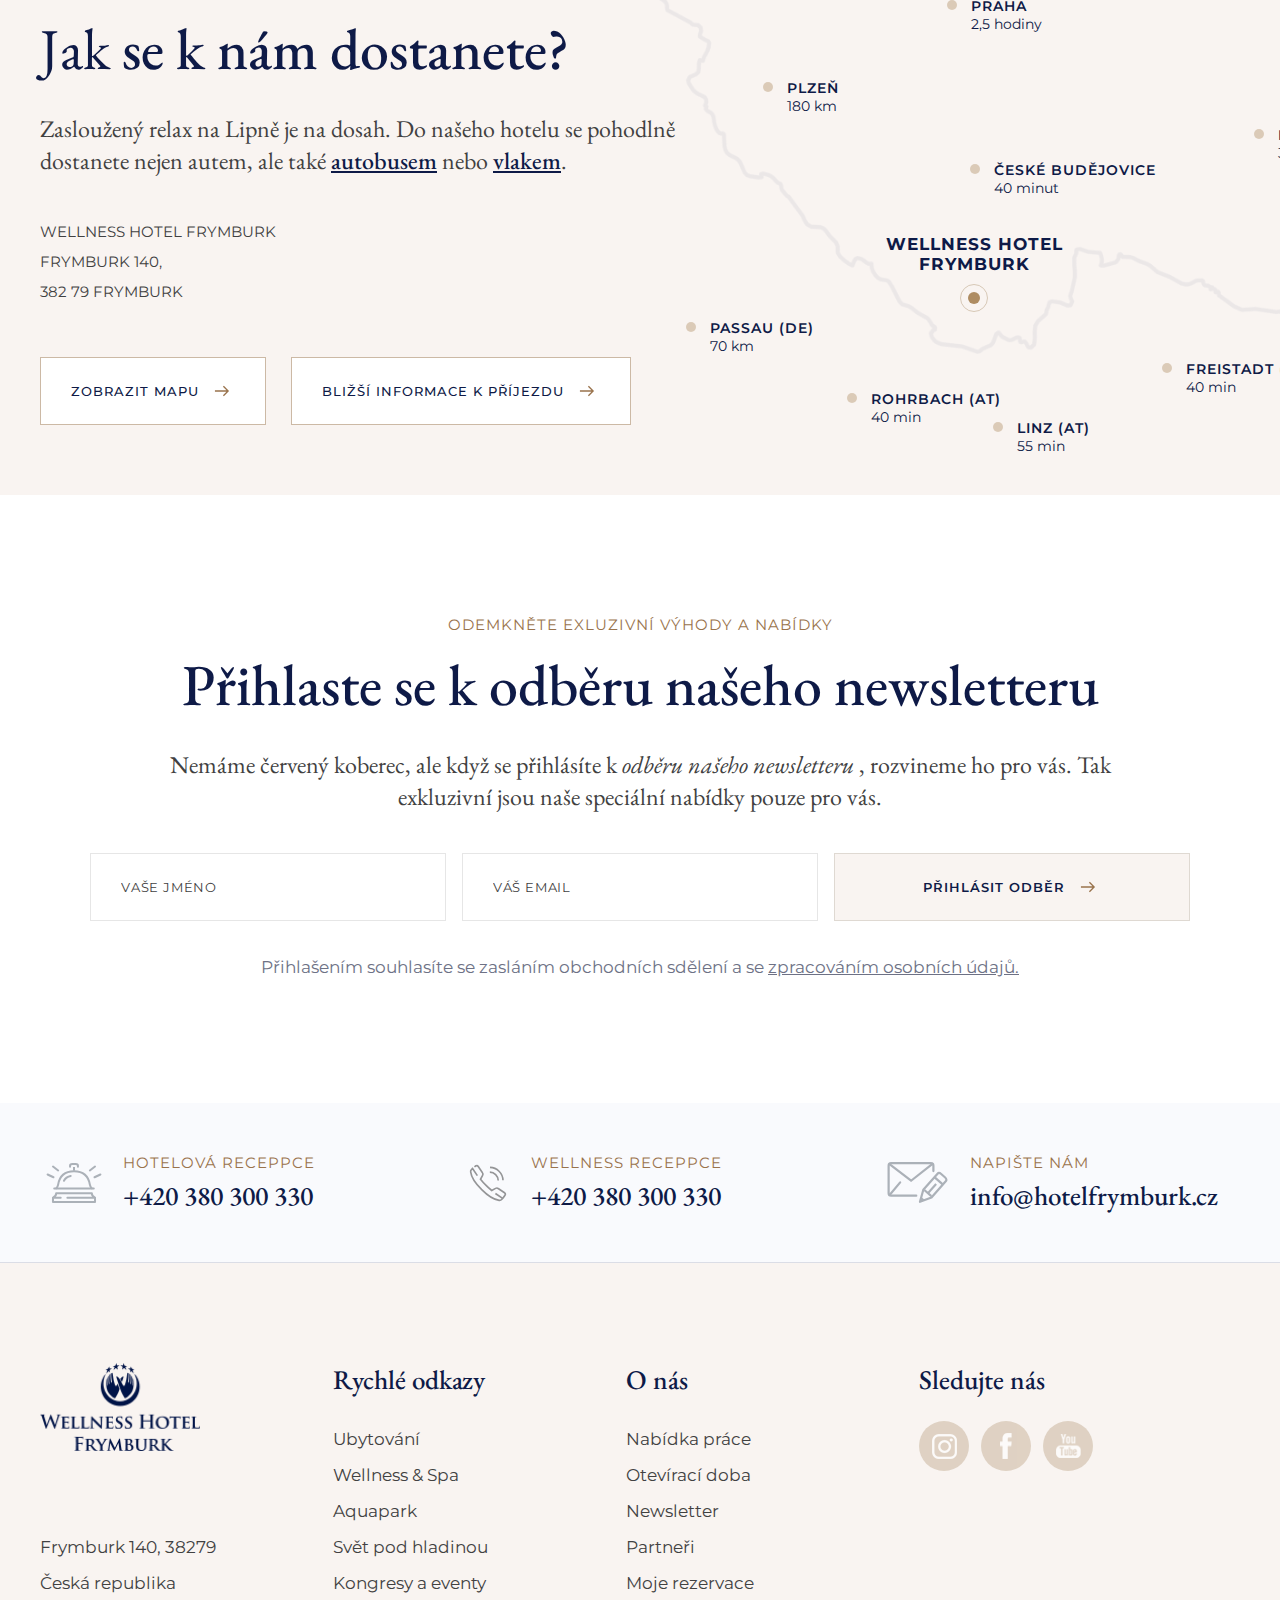
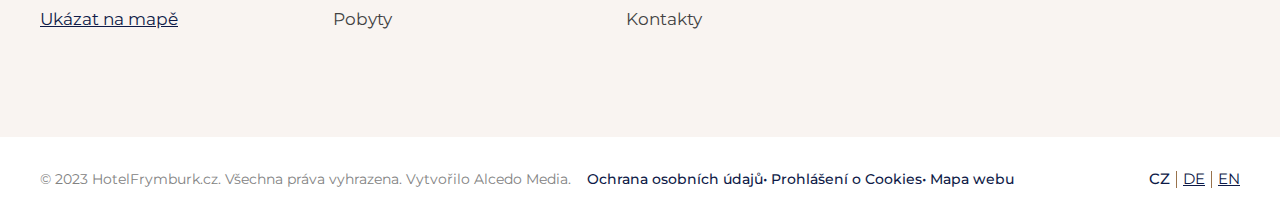
<file: room-detail.html>
<!DOCTYPE html>
<html lang="en">

<head>
    <meta charset="UTF-8" />
    <meta http-equiv="X-UA-Compatible" content="IE=edge" />
    <meta name="viewport" content="width=device-width, initial-scale=1.0" />
    <link rel="preconnect" href="https://fonts.googleapis.com">
    <link rel="preconnect" href="https://fonts.gstatic.com" crossorigin>
    <link
        href="https://fonts.googleapis.com/css2?family=EB+Garamond:ital,wght@0,400;0,500;0,600;0,700;0,800;1,400;1,500;1,600;1,700;1,800&family=Jost:wght@400;500;700&family=Montserrat:ital,wght@0,300;0,400;0,500;0,600;0,700;0,800;0,900;1,300;1,400;1,500;1,600;1,700;1,800;1,900&display=swap"
        rel="stylesheet">
    <link rel="stylesheet" href="css/main.css" />
    <title>Pokoj-detail</title>
</head>

<body>
    <main class="main sm">
        <!-- header start
    =========================================== -->
        <header class="header light" id="header">
            <div class="headerMenu" id="headerMenu">
            </div>
            <div class="headerSearch low" id="searchMenu">
                <div class="headerSearch__inner">
                    <form action="" class="headerSearch__inner-form">
                        <span id="searchClose">
                            zavřít
                        </span>
                        <label for="searchInput">Prohledat web:</label>
                        <div class="headerSearch__inner-row">
                            <div class="input">
                                <input type="text" placeholder="Hledaný výraz..." id="searchInput">
                            </div>
                            <button type="submit" class="button secondary">
                                <span>
                                    <svg>
                                        <use xlink:href="#searchIcon"></use>
                                    </svg>
                                </span>
                                vyhledat
                            </button>
                        </div>
                    </form>
                </div>
            </div>
            <div class="auto__container">
                <div class="header__inner">
                    <a href="index.html" class="header__inner-logo">
                        <img class="light" src="./images/logo.png" alt="" />
                        <img class="dark" src="./images/logo-dark.png" alt="" />
                    </a>
                    <nav class="nav" id="menu">
                        <ul class="nav__inner">
                            <li>
                                <a id="navMenuBtn">
                                    hotel
                                </a>
                            </li>
                            <li>
                                <a href="#">
                                    top nabídka
                                </a>
                            </li>
                            <li>
                                <a href="spa.html">
                                    Wellness & spa
                                </a>
                            </li>
                            <li>
                                <a href="#">
                                    Aquapark
                                </a>
                            </li>
                            <li>
                                <a href="#">
                                    Svět pod hladinou
                                </a>
                            </li>
                            <li>
                                <a href="#">
                                    pro firmy
                                </a>
                            </li>
                            <li>
                                <a href="activity.html">
                                    aktivity
                                </a>
                            </li>
                            <div class="nav__inner-buttons">
                                <a href="tel:+420 374 768 687" class="button light">
                                    +420 374 768 687
                                </a>
                                <a href="#" class="button light">
                                    rezervovat
                                </a>
                                <div class="nav__inner-lang">
                                    <a href="#">
                                        deutsch
                                    </a>
                                    <hr>
                                    <a href="#">
                                        english
                                    </a>
                                </div>
                            </div>
                        </ul>
                        <div class="navMenu" id="navMenu">
                            <div class="navMenu__inner">
                                <div class="navMenu__inner-col">
                                    <a href="rooms.html">
                                        Naše pokoje
                                    </a>
                                    <a href="#">
                                        Ceník ubytování
                                    </a>
                                    <a href="#">
                                        Fotogalerie
                                    </a>
                                    <a href="#">
                                        Areál hotelu
                                    </a>
                                    <a href="#">
                                        Bezbariérový přístup
                                    </a>
                                </div>
                                <div class="navMenu__inner-col">
                                    <div class="navMenu__item">
                                        <h5 class="title5 navMenu__item-btn">
                                            Kongresy a firemní akce
                                        </h5>
                                        <div class="navMenu__item-dropdown">
                                            <a href="#">
                                                Multifunkční sály
                                            </a>
                                            <a href="#">
                                                Catering
                                            </a>
                                            <a href="#">
                                                Teambuilding
                                            </a>
                                        </div>
                                    </div>
                                    <a href="#">
                                        Pro školy
                                    </a>
                                </div>
                                <div class="navMenu__inner-col">
                                    <div class="navMenu__item">
                                        <h5 class="title5 navMenu__item-btn">
                                            Pro rodiny s dětmi
                                        </h5>
                                        <div class="navMenu__item-dropdown">
                                            <a href="water-world.html">
                                                Dětský vodní svět
                                            </a>
                                            <a href="#">
                                                Dětské masáže
                                            </a>
                                            <a href="#">
                                                Animační programy
                                            </a>
                                        </div>
                                    </div>
                                </div>
                            </div>
                        </div>
                    </nav>
                    <div class="header__inner-buttons">
                        <div class="lang">
                            <span>
                                cz
                            </span>
                            <div class="lang__menu">
                                <a href="#">EN</a>
                                <a href="#">DE</a>
                            </div>
                        </div>
                        <button class="header__inner-search" id="searchBtn">
                            <span>
                                <svg>
                                    <use xlink:href="#searchIcon"></use>
                                </svg>
                            </span>
                        </button>
                        <a href="#" class="header__inner-call">
                            <span>
                                <svg>
                                    <use xlink:href="#phone"></use>
                                </svg>
                            </span>
                        </a>
                        <a href="#" class="button uniq">
                            <span>
                                <svg>
                                    <use xlink:href="#bell"></use>
                                </svg>
                            </span>
                            rezervovat
                        </a>
                        <p class="header__inner-text">
                            MENU
                        </p>
                        <div class="burger" id="menuBtn">
                            <span></span>
                        </div>
                    </div>
                </div>
            </div>
        </header>
        <!-- header end
    =========================================== -->
        <!-- hero start
    =========================================== -->
        <section class="hero dark">
            <div class="hero__bg">
                <img src="./images/rooms/1.jpg" alt="">
            </div>
            <div class="auto__container">
                <div class="hero__inner">
                    <div class="hero__inner-title">
                        <h1 class="title1 big">
                            Junior Suite
                        </h1>
                    </div>
                </div>
            </div>
        </section>
        <!-- hero end
    =========================================== -->
        <!-- gallery start
    =========================================== -->
        <section class="gallery">
            <div class="auto__container">
                <div class="gallery__inner">
                    <div class="gallery__inner-title">
                        <h6 class="title6">
                            <a href="#">
                                hotel frymburk
                            </a>  / 
                            <a href="#">
                                pokoje hotelu
                            </a>
                        </h6>
                        <h2 class="title2 ex">
                            Rodinný pokoj Junior Suite
                        </h2>
                        <h3 class="title3">
                            <i>Cena za pokoj od</i> 1560 Kč do 2680 Kč <i>
                                za noc včetně snídaně a neomezeného vstupu do aquaparku a saunového světa.
                            </i>
                        </h3>
                        <div class="button__row">
                            <a href="tel:+420 380 300 311" class="button light">
                                zavolejte nám <b> +420 380 300 311</b> 
                            </a>
                            <a href="#" class="button primary">
                                rezervovat pokoj
                                <span>
                                    <svg>
                                        <use xlink:href="#arrow-long"></use>
                                    </svg>
                                </span>
                            </a>
                        </div>
                    </div>
                    <div class="gallery__inner-row" id="lightgallery">
                        <a href="./images/room-detail/1-big.jpg" class="galleryItem"
                            data-lg-size="1024-800">
                            <div class="galleryItem__image">
                                <img src="./images/room-detail/1.jpg" alt="">
                            </div>
                            <span>
                                <img src="./images/icons/search.png" alt="">
                            </span>
                        </a>
                        <a href="./images/room-detail/2-big.jpg" class="galleryItem">
                            <div class="galleryItem__image">
                                <img src="./images/room-detail/2.jpg" alt="">
                            </div>
                            <span>
                                <img src="./images/icons/search.png" alt="">
                            </span>
                        </a>
                        <a href="./images/room-detail/3-big.jpg" class="galleryItem">
                            <div class="galleryItem__image">
                                <img src="./images/room-detail/3.jpg" alt="">
                            </div>
                            <span>
                                <img src="./images/icons/search.png" alt="">
                            </span>
                        </a>
                    </div>
                    <ul class="gallery__inner-list">
                        <li>
                            velikost pokoje 23 m2, oddělená ložnice
                        </li>
                        <li>
                            koupelna se sprchovým koutem, vlastním WC a vysoušečem vlasů
                        </li>
                        <li>
                            LCD-TV
                        </li>
                        <li>
                            telefon
                        </li>
                        <li>
                            pracovní stůl
                        </li>
                        <li>
                            minibar - možnost doplnění za poplatek, výběr ze dvou variant
                        </li>
                        <li>
                            neomezený vstup do Aquaparku
                        </li>
                        <li>
                            neomezený vstup do Saunového světa
                        </li>
                        <li>
                            Wi-Fi připojení zdarma
                        </li>
                        <li>
                            parkování zdarma
                        </li>
                    </ul>
                </div>
            </div>
        </section>
        <!-- gallery end
    =========================================== -->
        <!-- benefits start
    =========================================== -->
        <section class="benefits">
            <div class="auto__container">
                <div class="benefits__inner">
                    <div class="benefits__inner-content">
                        <h6 class="title6">
                            získejte výhody s přímou rezervací
                        </h6>
                        <h2 class="title2">
                            Ke každému pobytu <strong>získáte v ceně</strong>
                        </h2>
                    </div>
                    <div class="benefits__inner-row">
                        <div class="benefitsItem">
                            <div class="benefitsItem__icon">
                                <img src="./images/benefits/sauna.svg" alt="">
                            </div>
                            <p class="paragraph">
                                Neomezený vstup do <br> <strong>saunového světa</strong>
                            </p>
                        </div>
                        <div class="benefitsItem">
                            <div class="benefitsItem__icon big">
                                <img src="./images/benefits/pool.svg" alt="">
                            </div>
                            <p class="paragraph">
                                Neomezený vstup <br>
                                do <strong>aquaparku</strong>
                            </p>
                        </div>
                        <div class="benefitsItem">
                            <div class="benefitsItem__icon">
                                <img src="./images/benefits/dress.svg" alt="">
                            </div>
                            <p class="paragraph">
                                <strong>Zapůjčení</strong> ručníků, <br>
                                županu a pantoflí
                            </p>
                        </div>
                        <div class="benefitsItem">
                            <div class="benefitsItem__icon">
                                <img src="./images/benefits/faceMask.svg" alt="">
                            </div>
                            <p class="paragraph">
                                <strong>Sleva 10%</strong> na <br>
                                procedury a masáže
                            </p>
                        </div>
                    </div>
                </div>
            </div>
        </section>
        <!-- benefits end
    =========================================== -->
        <!-- rooms start
    =========================================== -->
        <section class="rooms">
            <div class="auto__container">
                <div class="rooms__inner">
                    <div class="rooms__inner-title">
                        <h6 class="title6">
                            naše pokoje
                        </h6>
                        <h3 class="title3">
                            Hotel má <i>106 pokojů</i> s celkovou kapacitou 241 lůžek.
                            Pokoje jsou vybaveny stylovým nábytkem a mají vlastní sociální zařízení – WC a sprchový
                            kout.
                        </h3>
                    </div>
                    <div class="rooms__inner-slider-wrapper">
                        <div class="rooms__inner-slider">
                            <div class="roomsItem">
                                <div class="roomsItem__inner">
                                    <a href="#" class="roomsItem__image">
                                        <img src="./images/rooms/1.jpg" alt="">
                                    </a>
                                    <div class="roomsItem__content">
                                        <div class="roomsItem__content-title">
                                            <h6 class="title6">
                                                až 3 osoby | 30m2
                                            </h6>
                                            <h4 class="title4">
                                                <a href="#"> Dvoulůžkový pokoj</a>
                                            </h4>
                                        </div>
                                        <a href="#" class="button primary">
                                            rezervovat
                                            <span>
                                                <svg>
                                                    <use xlink:href="#arrow-long"></use>
                                                </svg>
                                            </span>
                                        </a>
                                    </div>
                                </div>
                            </div>
                            <div class="roomsItem">
                                <div class="roomsItem__inner">
                                    <a href="#" class="roomsItem__image">
                                        <img src="./images/rooms/2.jpg" alt="">
                                    </a>
                                    <div class="roomsItem__content">
                                        <div class="roomsItem__content-title">
                                            <h6 class="title6">
                                                až 3 osoby | 30m2
                                            </h6>
                                            <h4 class="title4">
                                                <a href="#">Junior Suite</a>
                                            </h4>
                                        </div>
                                        <a href="#" class="button primary">
                                            rezervovat
                                            <span>
                                                <svg>
                                                    <use xlink:href="#arrow-long"></use>
                                                </svg>
                                            </span>
                                        </a>
                                    </div>
                                </div>
                            </div>
                            <div class="roomsItem">
                                <div class="roomsItem__inner">
                                    <a href="#" class="roomsItem__image">
                                        <img src="./images/rooms/1.jpg" alt="">
                                    </a>
                                    <div class="roomsItem__content">
                                        <div class="roomsItem__content-title">
                                            <h6 class="title6">
                                                až 3 osoby | 30m2
                                            </h6>
                                            <h4 class="title4">
                                                <a href="#"> Dvoulůžkový pokoj</a>
                                            </h4>
                                        </div>
                                        <a href="#" class="button primary">
                                            rezervovat
                                            <span>
                                                <svg>
                                                    <use xlink:href="#arrow-long"></use>
                                                </svg>
                                            </span>
                                        </a>
                                    </div>
                                </div>
                            </div>
                            <div class="roomsItem">
                                <div class="roomsItem__inner">
                                    <a href="#" class="roomsItem__image">
                                        <img src="./images/rooms/2.jpg" alt="">
                                    </a>
                                    <div class="roomsItem__content">
                                        <div class="roomsItem__content-title">
                                            <h6 class="title6">
                                                až 3 osoby | 30m2
                                            </h6>
                                            <h4 class="title4">
                                                <a href="#">Junior Suite</a>
                                            </h4>
                                        </div>
                                        <a href="#" class="button primary">
                                            rezervovat
                                            <span>
                                                <svg>
                                                    <use xlink:href="#arrow-long"></use>
                                                </svg>
                                            </span>
                                        </a>
                                    </div>
                                </div>
                            </div>
                        </div>
                        <div class="arrows">
                            <button type="button" class="prev">
                                <svg>
                                    <use xlink:href="#arrow-right"></use>
                                </svg>
                            </button>
                            <button type="button" class="next">
                                <svg>
                                    <use xlink:href="#arrow-right"></use>
                                </svg>
                            </button>
                        </div>
                    </div>
                </div>
            </div>
        </section>
        <!-- rooms end
      =========================================== -->
        <!-- stay start
    =========================================== -->
        <section class="stay">
            <div class="auto__container">
                <div class="stay__inner">
                    <div class="stay__inner-title">
                        <h6 class="title6">
                            wellness pobyty
                        </h6>
                        <h2 class="title2">
                            Zvýhodněné <strong>pobytové balíčky</strong>
                        </h2>
                        <p class="paragraph big">
                            Máme pro Vás neodolatelný návrh - <i>wellness pobyty</i> s neomezeným vstupem do bazénu a
                            saunového světa,
                            včetně
                            mnoha procedur, které Vás uvolní a nabijí energií. Nezapomenutelný zážitek plný relaxace a
                            pohody začíná
                            zde!
                        </p>
                    </div>
                    <div class="stay__inner-row-wrapper">
                        <div class="stay__inner-row">
                            <div class="stayItem">
                                <div class="stayItem__inner">
                                    <div class="stayItem__image">
                                        <img src="./images/stay/1.jpg" alt="">
                                    </div>
                                    <div class="stayItem__content">
                                        <h6 class="title6">
                                            Platnost od 09.01 do 31.3.2023
                                        </h6>
                                        <h4 class="title4">
                                            Wellness pobyt pro dva
                                            s polopenzí
                                        </h4>
                                        <ul>
                                            <li>
                                                skipas pro dva na Hochfichtu v ceně
                                            </li>
                                            <li>
                                                sportovní masáž pro dva
                                            </li>
                                            <li>
                                                polopenze pro dva v ceně
                                            </li>
                                        </ul>
                                        <a href="#" class="button secondary">
                                            od 3290 Kč za osobu na 3 noci
                                            <span>
                                                <svg>
                                                    <use xlink:href="#arrow-long"></use>
                                                </svg>
                                            </span>
                                        </a>
                                    </div>
                                </div>
                            </div>
                            <div class="stayItem">
                                <div class="stayItem__inner">
                                    <div class="stayItem__image">
                                        <img src="./images/stay/2.jpg" alt="">
                                    </div>
                                    <div class="stayItem__content">
                                        <h6 class="title6">
                                            Platnost od 09.01 do 31.3.2023
                                        </h6>
                                        <h4 class="title4">
                                            Wellness balíček Pro dva
                                        </h4>
                                        <ul>
                                            <li>
                                                skipas pro dva na Hochfichtu v ceně
                                            </li>
                                            <li>
                                                sportovní masáž pro dva
                                            </li>
                                            <li>
                                                polopenze pro dva v ceně
                                            </li>
                                        </ul>
                                        <a href="#" class="button secondary">
                                            od 3290 Kč za osobu na 3 noci
                                            <span>
                                                <svg>
                                                    <use xlink:href="#arrow-long"></use>
                                                </svg>
                                            </span>
                                        </a>
                                    </div>
                                </div>
                            </div>
                            <div class="stayItem">
                                <div class="stayItem__inner">
                                    <div class="stayItem__image">
                                        <img src="./images/stay/3.jpg" alt="">
                                    </div>
                                    <div class="stayItem__content">
                                        <h6 class="title6">
                                            Platnost od 09.01 do 31.3.2023
                                        </h6>
                                        <h4 class="title4">
                                            Lyžařský pobyt na Lipně
                                        </h4>
                                        <ul>
                                            <li>
                                                skipas pro dva na Hochfichtu v ceně
                                            </li>
                                            <li>
                                                sportovní masáž pro dva
                                            </li>
                                            <li>
                                                polopenze pro dva v ceně
                                            </li>
                                        </ul>
                                        <a href="#" class="button secondary">
                                            od 3290 Kč za osobu na 3 noci
                                            <span>
                                                <svg>
                                                    <use xlink:href="#arrow-long"></use>
                                                </svg>
                                            </span>
                                        </a>
                                    </div>
                                </div>
                            </div>
                            <div class="stayItem">
                                <div class="stayItem__inner">
                                    <div class="stayItem__image">
                                        <img src="./images/stay/1.jpg" alt="">
                                    </div>
                                    <div class="stayItem__content">
                                        <h6 class="title6">
                                            Platnost od 09.01 do 31.3.2023
                                        </h6>
                                        <h4 class="title4">
                                            Wellness pobyt pro dva
                                            s polopenzí
                                        </h4>
                                        <ul>
                                            <li>
                                                skipas pro dva na Hochfichtu v ceně
                                            </li>
                                            <li>
                                                sportovní masáž pro dva
                                            </li>
                                            <li>
                                                polopenze pro dva v ceně
                                            </li>
                                        </ul>
                                        <a href="#" class="button secondary">
                                            od 3290 Kč za osobu na 3 noci
                                            <span>
                                                <svg>
                                                    <use xlink:href="#arrow-long"></use>
                                                </svg>
                                            </span>
                                        </a>
                                    </div>
                                </div>
                            </div>
                        </div>
                        <div class="arrows">
                            <button type="button" class="prev">
                                <svg>
                                    <use xlink:href="#arrow-right"></use>
                                </svg>
                            </button type="button">
                            <button type="button" class="next">
                                <svg>
                                    <use xlink:href="#arrow-right"></use>
                                </svg>
                            </button type="button">
                        </div>
                    </div>
                </div>
            </div>
        </section>
        <!-- stay end
    =========================================== -->
        <!-- news start
    =========================================== -->
        <section class="news">
            <div class="auto__container">
                <div class="news__inner">
                    <div class="news__inner-title">
                        <h6 class="title6">
                            co je u nás nového?
                        </h6>
                        <h2 class="title2">
                            <strong>Novinky, zajímavosti a akce</strong> z hotelu
                        </h2>
                        <p class="paragraph big">
                            Jste připraveni nechat se rozmazlovat? Ve Wellness Hotelu Frymburk posouváme hýčkání na
                            zcela novou
                            úroveň. <br> Tak se pohodlně usaďte, relaxujte a zbytek nechte na nás.
                        </p>
                    </div>
                    <div class="news__inner-row-wrapper">
                        <div class="news__inner-row">
                            <div class="newsItem">
                                <div class="newsItem__inner">
                                    <a href="#" class="newsItem__image">
                                        <img src="./images/news/1.jpg" alt="">
                                    </a>
                                    <div class="newsItem__content">
                                        <h6 class="title6">
                                            novinky ∙ 27.2.2023
                                        </h6>
                                        <h5 class="title5">
                                            <a href="#">
                                                Slavnostní znovuotevření venkovních bazénů se slevou 30%
                                            </a>
                                        </h5>
                                        <p class="paragraph sm">
                                            Přijďte se k nám do Wellness Hotelu Frymburk uvolnit a zrelaxovat, v týdnu
                                            či o víkendu na Vás
                                            čekají saunéři.
                                        </p>
                                        <a href="#">
                                            pokračování článku
                                        </a>
                                    </div>
                                </div>
                            </div>
                            <div class="newsItem">
                                <div class="newsItem__inner">
                                    <a href="#" class="newsItem__image">
                                        <img src="./images/news/2.jpg" alt="">
                                    </a>
                                    <div class="newsItem__content">
                                        <h6 class="title6">
                                            akce v hotelu ∙ 21.2.2023
                                        </h6>
                                        <h5 class="title5">
                                            <a href="#">
                                                Dne 25.5.2023 proběhne další Ceremoniální saunová noc
                                            </a>
                                        </h5>
                                        <p class="paragraph sm">
                                            Přijďte se k nám do Wellness Hotelu Frymburk uvolnit a zrelaxovat, v týdnu
                                            či o víkendu na Vás
                                            čekají saunéři.
                                        </p>
                                        <a href="#">
                                            pokračování článku
                                        </a>
                                    </div>
                                </div>
                            </div>
                            <div class="newsItem">
                                <div class="newsItem__inner">
                                    <a href="#" class="newsItem__image">
                                        <img src="./images/news/3.jpg" alt="">
                                    </a>
                                    <div class="newsItem__content">
                                        <h6 class="title6">
                                            výhodné nabídky ∙ 21.2.2023
                                        </h6>
                                        <h5 class="title5">
                                            <a href="#">
                                                Využijte naší speciální slevu 20% na Velikonoční pobyty 2023
                                            </a>
                                        </h5>
                                        <p class="paragraph sm">
                                            Přijďte se k nám do Wellness Hotelu Frymburk uvolnit a zrelaxovat, v týdnu
                                            či o víkendu na Vás
                                            čekají saunéři.
                                        </p>
                                        <a href="#">
                                            pokračování článku
                                        </a>
                                    </div>
                                </div>
                            </div>
                        </div>
                        <div class="arrows">
                            <button type="button" class="prev">
                                <svg>
                                    <use xlink:href="#arrow-right"></use>
                                </svg>
                            </button type="button">
                            <button type="button" class="next">
                                <svg>
                                    <use xlink:href="#arrow-right"></use>
                                </svg>
                            </button type="button">
                        </div>
                    </div>
                </div>
            </div>
        </section>
        <!-- news end
    =========================================== -->
        <!-- follow start
    =========================================== -->
        <section class="follow">
            <div class="auto__container">
                <div class="follow__inner">
                    <div class="follow__inner-title">
                        <h6 class="title6">
                            každodenní inspirace z našeho hotelu
                        </h6>
                        <h2 class="title2">
                            <i>Sledujte nás</i> <strong> na Instagramu a nechte se inspirovat</strong>
                        </h2>
                    </div>
                    <div class="follow__inner-row">
                        <a href="#" class="followItem">
                            <div class="followItem__image">
                                <img src="./images/follow/1.jpg" alt="">
                            </div>
                            <div class="followItem__content">
                                <div class="followItem__content-icon">
                                    <img src="./images/icons/social/instagram.png" alt="">
                                </div>
                            </div>
                        </a>
                        <a href="#" class="followItem">
                            <div class="followItem__image">
                                <img src="./images/follow/2.jpg" alt="">
                            </div>
                            <div class="followItem__content">
                                <div class="followItem__content-icon">
                                    <img src="./images/icons/social/instagram.png" alt="">
                                </div>
                            </div>
                        </a>
                        <a href="#" class="followItem">
                            <div class="followItem__image">
                                <img src="./images/follow/3.jpg" alt="">
                            </div>
                            <div class="followItem__content">
                                <div class="followItem__content-icon">
                                    <img src="./images/icons/social/instagram.png" alt="">
                                </div>
                            </div>
                        </a>
                        <a href="#" class="followItem">
                            <div class="followItem__image">
                                <img src="./images/follow/4.jpg" alt="">
                            </div>
                            <div class="followItem__content">
                                <div class="followItem__content-icon">
                                    <img src="./images/icons/social/instagram.png" alt="">
                                </div>
                            </div>
                        </a>
                    </div>
                </div>
            </div>
        </section>
        <!-- follow end
    =========================================== -->
        <!-- location start
    =========================================== -->
        <section class="location">
            <div class="auto__container">
                <div class="location__inner">
                    <div class="location__inner-content">
                        <h6 class="title6">
                            Poloha a příjezd do hotelu
                        </h6>
                        <h2 class="title2">
                            Jak <strong>se k nám dostanete?</strong>
                        </h2>
                        <p class="paragraph big">
                            Zasloužený relax na Lipně je na dosah. Do našeho hotelu se pohodlně dostanete nejen autem,
                            ale také <a href="#">autobusem</a> nebo <a href="#">vlakem</a>.
                        </p>
                        <p class="paragraph sm">
                            Wellness Hotel Frymburk <br>
                            Frymburk 140, <br>
                            382 79 FRYMBURK
                        </p>
                        <div class="location__inner-buttons">
                            <a href="#" class="button light">
                                zobrazit mapu
                                <span>
                                    <svg>
                                        <use xlink:href="#arrow-long"></use>
                                    </svg>
                                </span>
                            </a>
                            <a href="#" class="button light">
                                bližší informace k příjezdu
                                <span>
                                    <svg>
                                        <use xlink:href="#arrow-long"></use>
                                    </svg>
                                </span>
                            </a>
                        </div>
                    </div>
                    <div class="location__inner-map">
                        <img src="./images/map.png" alt="">
                        <div class="locationItem__wrapper">
                            <div class="locationItem">
                                <h6 class="title6">
                                    praha
                                </h6>
                                <p class="paragraph">
                                    2,5 hodiny
                                </p>
                            </div>
                            <div class="locationItem">
                                <h6 class="title6">
                                    plzeň
                                </h6>
                                <p class="paragraph">
                                    180 km
                                </p>
                            </div>
                            <div class="locationItem">
                                <h6 class="title6">
                                    české budějovice
                                </h6>
                                <p class="paragraph">
                                    40 minut
                                </p>
                            </div>
                            <div class="locationItem">
                                <h6 class="title6">
                                    brno
                                </h6>
                                <p class="paragraph">
                                    3,5 hodiny
                                </p>
                            </div>
                            <div class="locationItem main">
                                <h6 class="title6">
                                    Wellness hotel <br> frymburk
                                </h6>
                                <span></span>
                            </div>
                            <div class="locationItem">
                                <h6 class="title6">
                                    Passau (DE)
                                </h6>
                                <p class="paragraph">
                                    70 km
                                </p>
                            </div>
                            <div class="locationItem">
                                <h6 class="title6">
                                    rohrbach (AT)
                                </h6>
                                <p class="paragraph">
                                    40 min
                                </p>
                            </div>
                            <div class="locationItem">
                                <h6 class="title6">
                                    Linz (AT)
                                </h6>
                                <p class="paragraph">
                                    55 min
                                </p>
                            </div>
                            <div class="locationItem">
                                <h6 class="title6">
                                    freistadt (AT)
                                </h6>
                                <p class="paragraph">
                                    40 min
                                </p>
                            </div>
                        </div>

                    </div>
                </div>
            </div>
        </section>
        <!-- location end
    =========================================== -->
        <!-- newsletter start
    =========================================== -->
        <section class="newsletter">
            <div class="auto__container">
                <div class="newsletter__inner">
                    <div class="newsletter__inner-title">
                        <h6 class="title6">
                            odemkněte exluzivní výhody a nabídky
                        </h6>
                        <h2 class="title2">
                            Přihlaste se k odběru našeho newsletteru
                        </h2>
                        <p class="paragraph big">
                            Nemáme červený koberec, ale když se přihlásíte k <i>odběru našeho newsletteru</i> ,
                            rozvineme ho pro vás.
                            Tak exkluzivní jsou naše speciální nabídky pouze pro vás.
                        </p>
                    </div>
                    <form action="" class="newsletter__inner-form">
                        <div class="input">
                            <input type="text" placeholder="vaše jméno">
                        </div>
                        <div class="input">
                            <input type="email" placeholder="váš email">
                        </div>
                        <button type="submit" class="button light">
                            přihlásit odběr
                            <span>
                                <svg>
                                    <use xlink:href="#arrow-long"></use>
                                </svg>
                            </span>
                        </button>
                    </form>
                    <p class="paragraph">
                        Přihlašením souhlasíte se zasláním obchodních sdělení a se
                        <a href="#">zpracováním osobních údajů.</a>
                    </p>
                </div>
            </div>
        </section>
        <!-- newsletter end
    =========================================== -->
        <!-- contact start
    =========================================== -->
        <section class="contact">
            <div class="auto__container">
                <div class="contact__inner">
                    <a href="tel:+420 380 300 330" class="contactItem">
                        <div class="contactItem__icon big">
                            <img src="./images/icons/bell.svg" alt="">
                        </div>
                        <div class="contactItem__content">
                            <h6 class="title6">
                                Hotelová receppce
                            </h6>
                            <h5 class="title5">
                                +420 380 300 330
                            </h5>
                        </div>
                    </a>
                    <a href="tel:+420 380 300 330" class="contactItem">
                        <div class="contactItem__icon">
                            <img src="./images/icons/phone.svg" alt="">
                        </div>
                        <div class="contactItem__content">
                            <h6 class="title6">
                                wellness receppce
                            </h6>
                            <h5 class="title5">
                                +420 380 300 330
                            </h5>
                        </div>
                    </a>
                    <a href="mailto:info@hotelfrymburk.cz" class="contactItem">
                        <div class="contactItem__icon ex">
                            <img src="./images/icons/mail.svg" alt="">
                        </div>
                        <div class="contactItem__content">
                            <h6 class="title6">
                                napište nám
                            </h6>
                            <h5 class="title5">
                                info@hotelfrymburk.cz
                            </h5>
                        </div>
                    </a>
                </div>
            </div>
        </section>
        <!-- contact end
    =========================================== -->
        <!-- footer start
    =========================================== -->
        <footer class="footer">
            <div class="auto__container">
                <div class="footer__inner">
                    <div class="footer__inner-col">
                        <div class="footer__inner-logo">
                            <img src="./images/footer-logo.png" alt="">
                        </div>
                        <p class="paragraph sm">
                            Frymburk 140, 38279 <br>
                            Česká republika <br>
                            <a href="#">
                                Ukázat na mapě
                            </a>
                        </p>
                    </div>
                    <div class="footer__inner-col">
                        <h5 class="title5">
                            Rychlé odkazy
                        </h5>
                        <a href="#">
                            Ubytování
                        </a>
                        <a href="#">
                            Wellness & Spa
                        </a>
                        <a href="#">
                            Aquapark
                        </a>
                        <a href="#">
                            Svět pod hladinou
                        </a>
                        <a href="#">
                            Kongresy a eventy
                        </a>
                        <a href="#">
                            Pobyty
                        </a>
                    </div>
                    <div class="footer__inner-col">
                        <h5 class="title5">
                            O nás
                        </h5>
                        <a href="#">
                            Nabídka práce
                        </a>
                        <a href="#">
                            Otevírací doba
                        </a>
                        <a href="#">
                            Newsletter
                        </a>
                        <a href="#">
                            Partneři
                        </a>
                        <a href="#">
                            Moje rezervace
                        </a>
                        <a href="#">
                            Kontakty
                        </a>
                    </div>
                    <div class="footer__inner-col">
                        <h5 class="title5">
                            Sledujte nás
                        </h5>
                        <div class="footer__inner-social">
                            <a href="#">
                                <img src="./images/icons/social/instagram.png" alt="">
                            </a>
                            <a href="#" class="thin">
                                <img src="./images/icons/social/facebook.png" alt="">
                            </a>
                            <a href="#">
                                <img src="./images/icons/social/youtube.png" alt="">
                            </a>
                        </div>
                    </div>
                </div>
            </div>
        </footer>
        <div class="copy">
            <div class="auto__container">
                <div class="copy__inner">
                    <div class="copy__inner-text">
                        <p class="paragraph">
                            © 2023 HotelFrymburk.cz. Všechna práva vyhrazena. Vytvořilo Alcedo Media.
                        </p>
                        <div class="copy__inner-links">
                            <a href="#">
                                Ochrana osobních údajů
                            </a>
                            <a href="#">
                                <b>•</b> Prohlášení o Cookies
                            </a>
                            <a href="#">
                                <b>•</b> Mapa webu
                            </a>
                        </div>
                    </div>
                    <div class="copy__inner-lang">
                        <a href="#" class="active">
                            cz
                        </a>
                        <hr>
                        <a href="#">
                            DE
                        </a>
                        <hr>
                        <a href="#">
                            EN
                        </a>
                    </div>
                </div>
            </div>
        </div>
        <!-- footer end
    =========================================== -->
    </main>
    <!-- Sprites
    =========================================== -->
    <svg style="display: none">
        <symbol id="arrow-right" viewBox="0 96 960 960">
            <g>
                <path
                    d="m480 880.614-42.768-42.153 232.462-232.462H175.386v-59.998h494.308L437.232 313.539 480 271.386 784.614 576 480 880.614Z" />
            </g>
        </symbol>
        <symbol id="arrow-long" viewBox="0 96 960 960">
            <g>
                <path
                    d="m561.923 802.153-42.153-43.384 152.77-152.77H171.924v-59.998H672.54l-152.77-152.77 42.153-43.384L788.076 576 561.923 802.153Z" />
            </g>
        </symbol>
        <symbol id="searchIcon" viewBox="0 96 960 960">
            <g>
                <path
                    d="M781.692 919.076 530.461 667.845q-30 24.769-69 38.769t-80.692 14q-102.55 0-173.582-71.014t-71.032-173.537q0-102.524 71.014-173.601 71.014-71.076 173.538-71.076 102.523 0 173.6 71.032T625.384 476q0 42.846-14.385 81.846-14.385 39-38.385 67.846l251.231 251.231-42.153 42.153Zm-400.923-258.46q77.308 0 130.962-53.654Q565.385 553.308 565.385 476q0-77.308-53.654-130.962-53.654-53.654-130.962-53.654-77.308 0-130.962 53.654Q196.154 398.692 196.154 476q0 77.308 53.653 130.962 53.654 53.654 130.962 53.654Z" />
            </g>
        </symbol>
        <symbol id="bell" viewBox="0 0 85 85">
            <g>
                <g>
                    <line fill="none" stroke="currentColor" stroke-linecap="round" stroke-miterlimit="10"
                        stroke-width="2.5" x1="17.793" x2="67.208" y1="49.275" y2="49.275" />
                    <line fill="none" stroke="currentColor" stroke-miterlimit="10" stroke-width="2.5" x1="42.5"
                        x2="42.5" y1="27.057" y2="22.39" />
                    <g>
                        <g>
                            <line fill="none" stroke="currentColor" stroke-linecap="round" stroke-miterlimit="10"
                                stroke-width="2.5" x1="62.311" x2="68.764" y1="26.871" y2="21.934" />
                            <line fill="none" stroke="currentColor" stroke-linecap="round" stroke-miterlimit="10"
                                stroke-width="2.5" x1="68.152" x2="75.51" y1="35.323" y2="31.876" />
                        </g>
                        <g>
                            <line fill="none" stroke="currentColor" stroke-linecap="round" stroke-miterlimit="10"
                                stroke-width="2.5" x1="22.689" x2="16.236" y1="26.871" y2="21.934" />
                            <line fill="none" stroke="currentColor" stroke-linecap="round" stroke-miterlimit="10"
                                stroke-width="2.5" x1="16.848" x2="9.491" y1="35.323" y2="31.876" />
                        </g>
                    </g>
                    <g>
                        <path
                            d="     M68.779,66.394v-5.577c-4-1.397-4-5.418-4-5.418H20.221c0,0,0,4.021-4,5.418v5.577H68.779z"
                            fill="none" stroke="currentColor" stroke-linecap="round" stroke-linejoin="round"
                            stroke-miterlimit="10" stroke-width="2.5" />
                    </g>
                    <path
                        d="M64.707,49.131    c-1.666-1.846-2.183-3.607-2.356-4.668c-1.558-9.495-6.845-16.738-19.851-16.738c-13.005,0-18.292,7.243-19.85,16.738    c-0.174,1.061-0.69,2.822-2.356,4.668"
                        fill="none" stroke="currentColor" stroke-linecap="round" stroke-miterlimit="10"
                        stroke-width="2.5" />
                    <path d="M38.374,33.73    c-4.025,0.728-6.749,2.665-8.433,6.032" fill="none" stroke="currentColor"
                        stroke-linecap="round" stroke-miterlimit="10" stroke-width="2.5" />
                    <line fill="none" stroke="currentColor" stroke-linecap="round" stroke-linejoin="round"
                        stroke-miterlimit="10" stroke-width="2.5" x1="68.236" x2="34.208" y1="60.88" y2="60.88" />
                    <line fill="none" stroke="currentColor" stroke-linecap="round" stroke-linejoin="round"
                        stroke-miterlimit="10" stroke-width="2.5" x1="25.874" x2="16.875" y1="60.88" y2="60.88" />
                </g>
                <path
                    d="   M37.567,22.255c0,0,0-0.097,0-1.357s1.275-2.292,2.835-2.292H44.6c1.559,0,2.834,1.031,2.834,2.292s0,1.357,0,1.357"
                    fill="none" stroke="CurrentColor" stroke-linecap="round" stroke-linejoin="round"
                    stroke-miterlimit="10" stroke-width="2.5" />
            </g>
        </symbol>
        <symbol id="phone" viewBox="0 0 85 85">
            <path d="M45.301,26.104     c3.199,0.076,6.383,1.326,8.844,3.752c2.48,2.447,3.777,5.645,3.881,8.874"
                fill="none" stroke="currentColor" stroke-width="3.5" />
            <path d="M45.547,18.86     c4.957,0.136,9.877,2.079,13.688,5.835c3.807,3.754,5.818,8.64,6.027,13.591"
                fill="none" stroke="currentColor" stroke-width="3.5" />

            <path d="M64.701,65.86l-10.947-7.339" fill="none" stroke="currentColor" stroke-width="3.5" />
            <path
                d="M26.326,31.296l-7.271-10.917    c-0.476,0.427-0.773,0.707-0.773,0.707c-2.731,2.433-2.124,4.56-2.124,4.56C18.002,38.65,31.692,51.18,32.738,52.27    c1.413,1.312,13.641,14.723,26.648,16.553c0,0,2.127,0.605,4.559-2.13l0.756-0.832c0.936-1.235,4.146-5.39,4.176-6.084    c0,0,0.305-1.364-1.293-2.503l-9.574-6.375c0,0-1.672-1.52-4.025-0.227l-5.771,3.193c0,0-5.791-4.596-9.001-8.076    c-3.483-3.205-8.087-8.99-8.087-8.99l3.188-5.773C35.603,28.67,34.083,27,34.083,27l-6.388-9.566    c-1.139-1.593-2.506-1.29-2.506-1.29c-0.705,0.032-1.968,0.844-3.222,1.802"
                fill="none" stroke="currentColor" stroke-width="3.5" />
        </symbol>
        <symbol id="minus" viewBox="0 96 960 960" fill="currentColor">
            <path d="M200 616v-80h560v80H200Z" />
        </symbol>
        <symbol id="add" viewBox="0 96 960 960" fill="currentColor">
            <path d="M440 856V616H200v-80h240V296h80v240h240v80H520v240h-80Z" />
        </symbol>
        <symbol id="chevronBot" viewBox="0 96 960 960" fill="currentColor">
            <path d="M480 711 240 471l56-56 184 184 184-184 56 56-240 240Z" />
        </symbol>
    </svg>
    <!-- js
    =========================================== -->
    <script src="./js/jquery.js"></script>
    <script src="./js/slick.min.js"></script>
    <script src="js/lightgallery.min.js"></script>
    <script src="js/lg-thumbnail.min.js"></script>
    <script src="js/lg-zoom.min.js"></script>
    <script src="./js/main.js"></script>
    <script type="text/javascript">
        lightGallery(document.getElementById('lightgallery'), {
            plugins: [lgZoom, lgThumbnail],
            licenseKey: 'your_license_key',
            speed: 500,
            zoomFromOrigin: false,
            // ... other settings
        });
    </script>
</body>

</html>
</file>
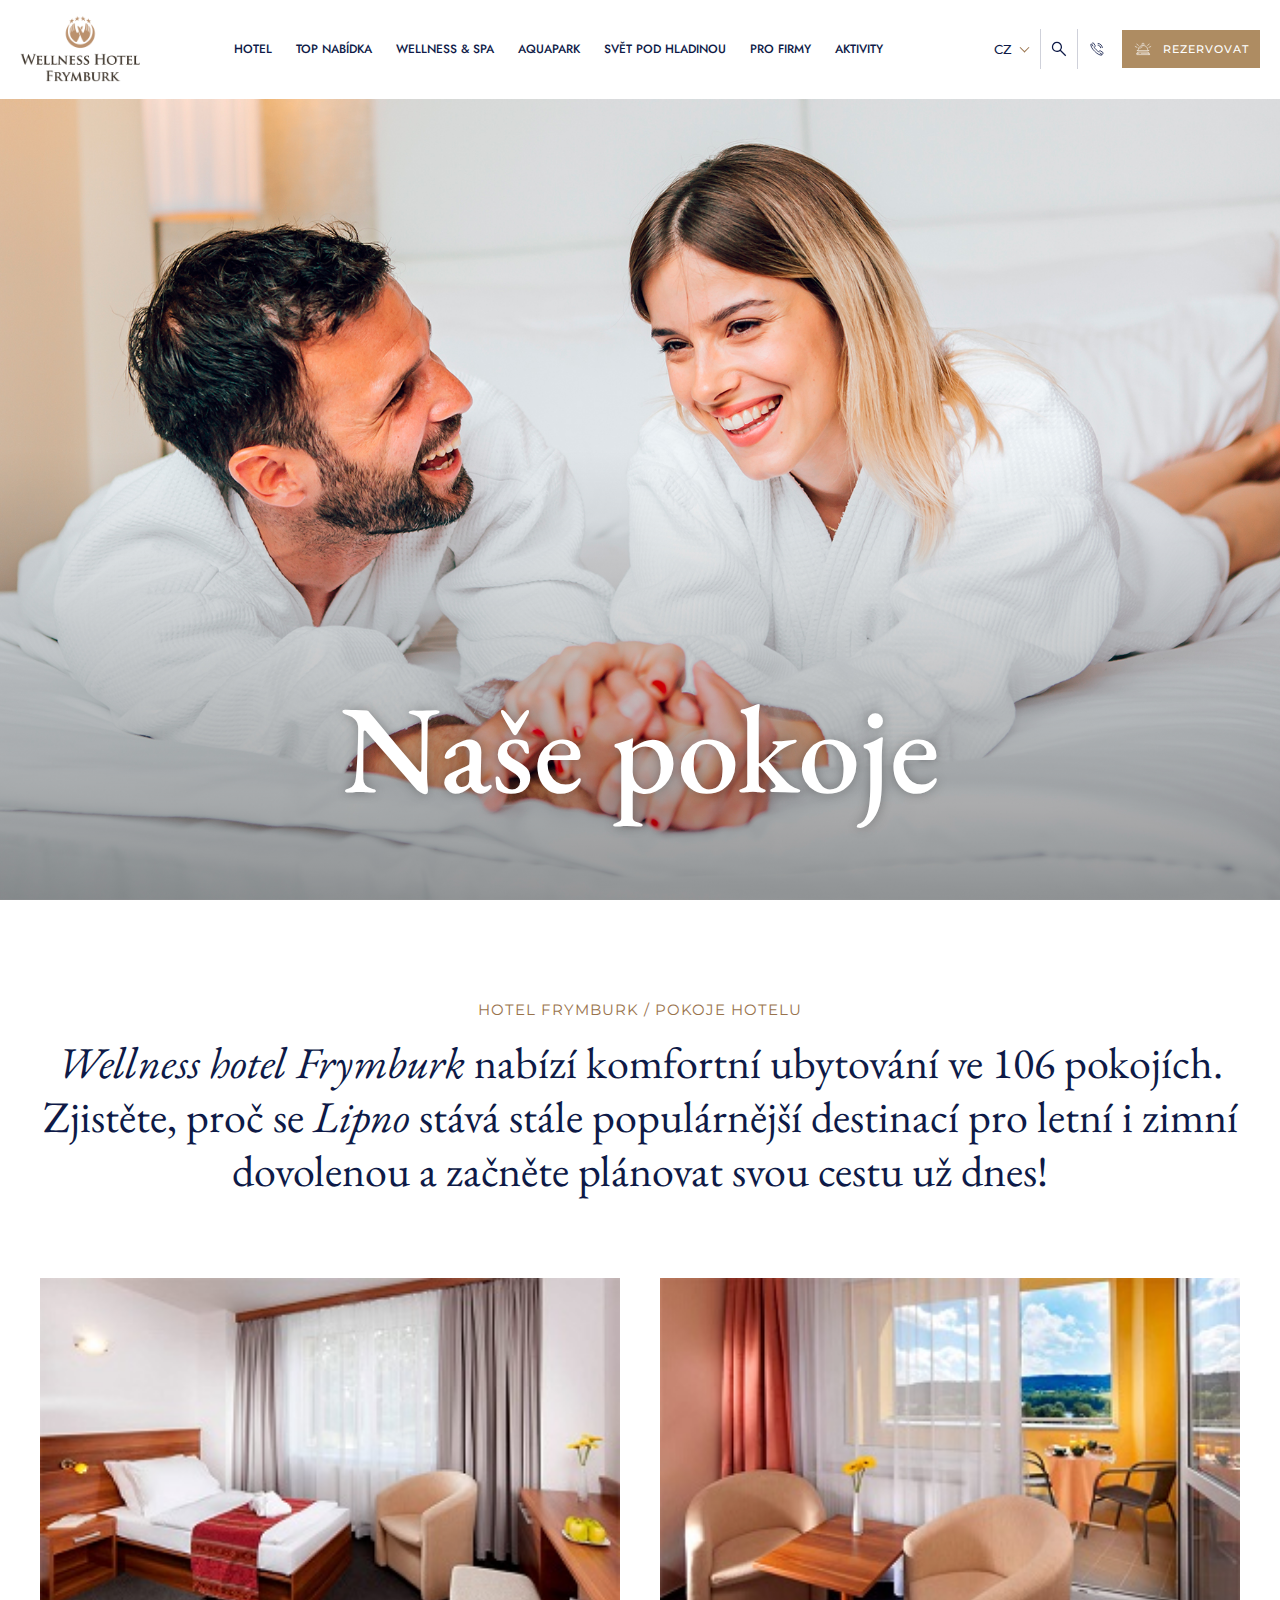
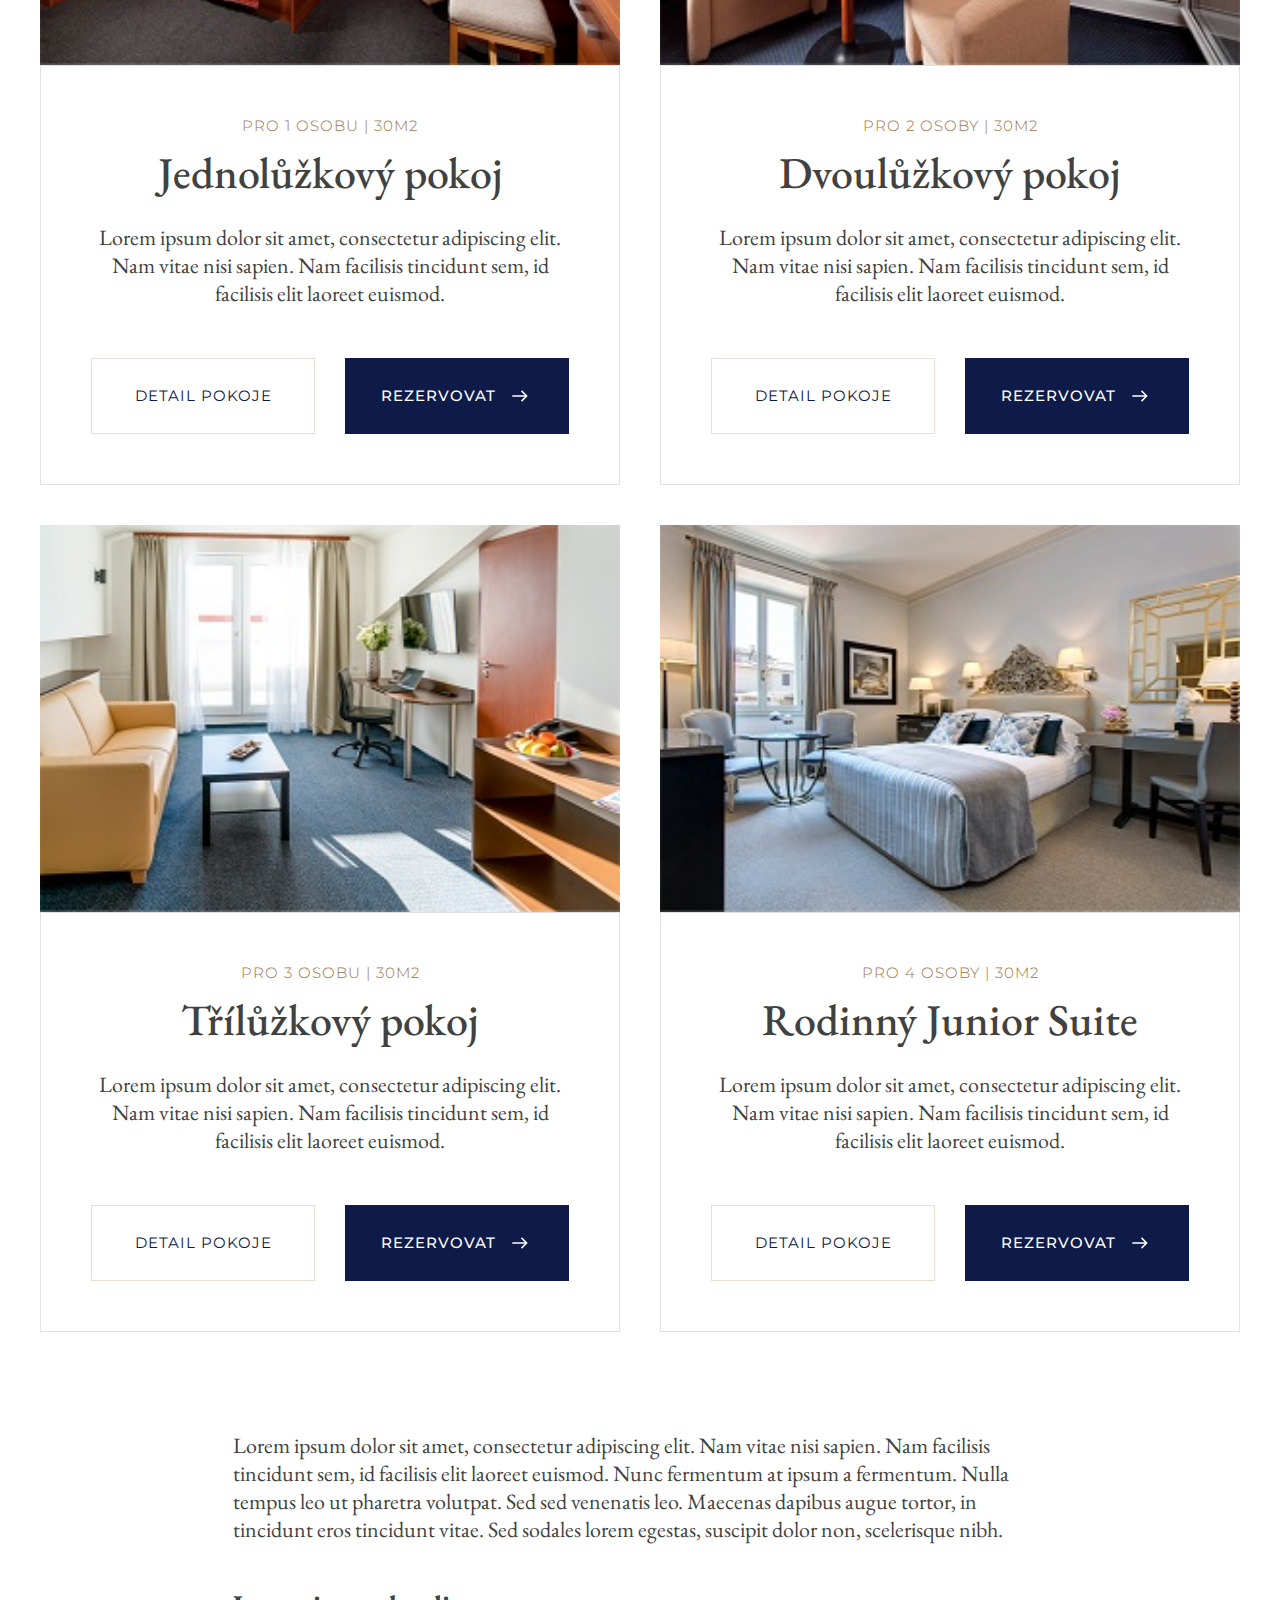
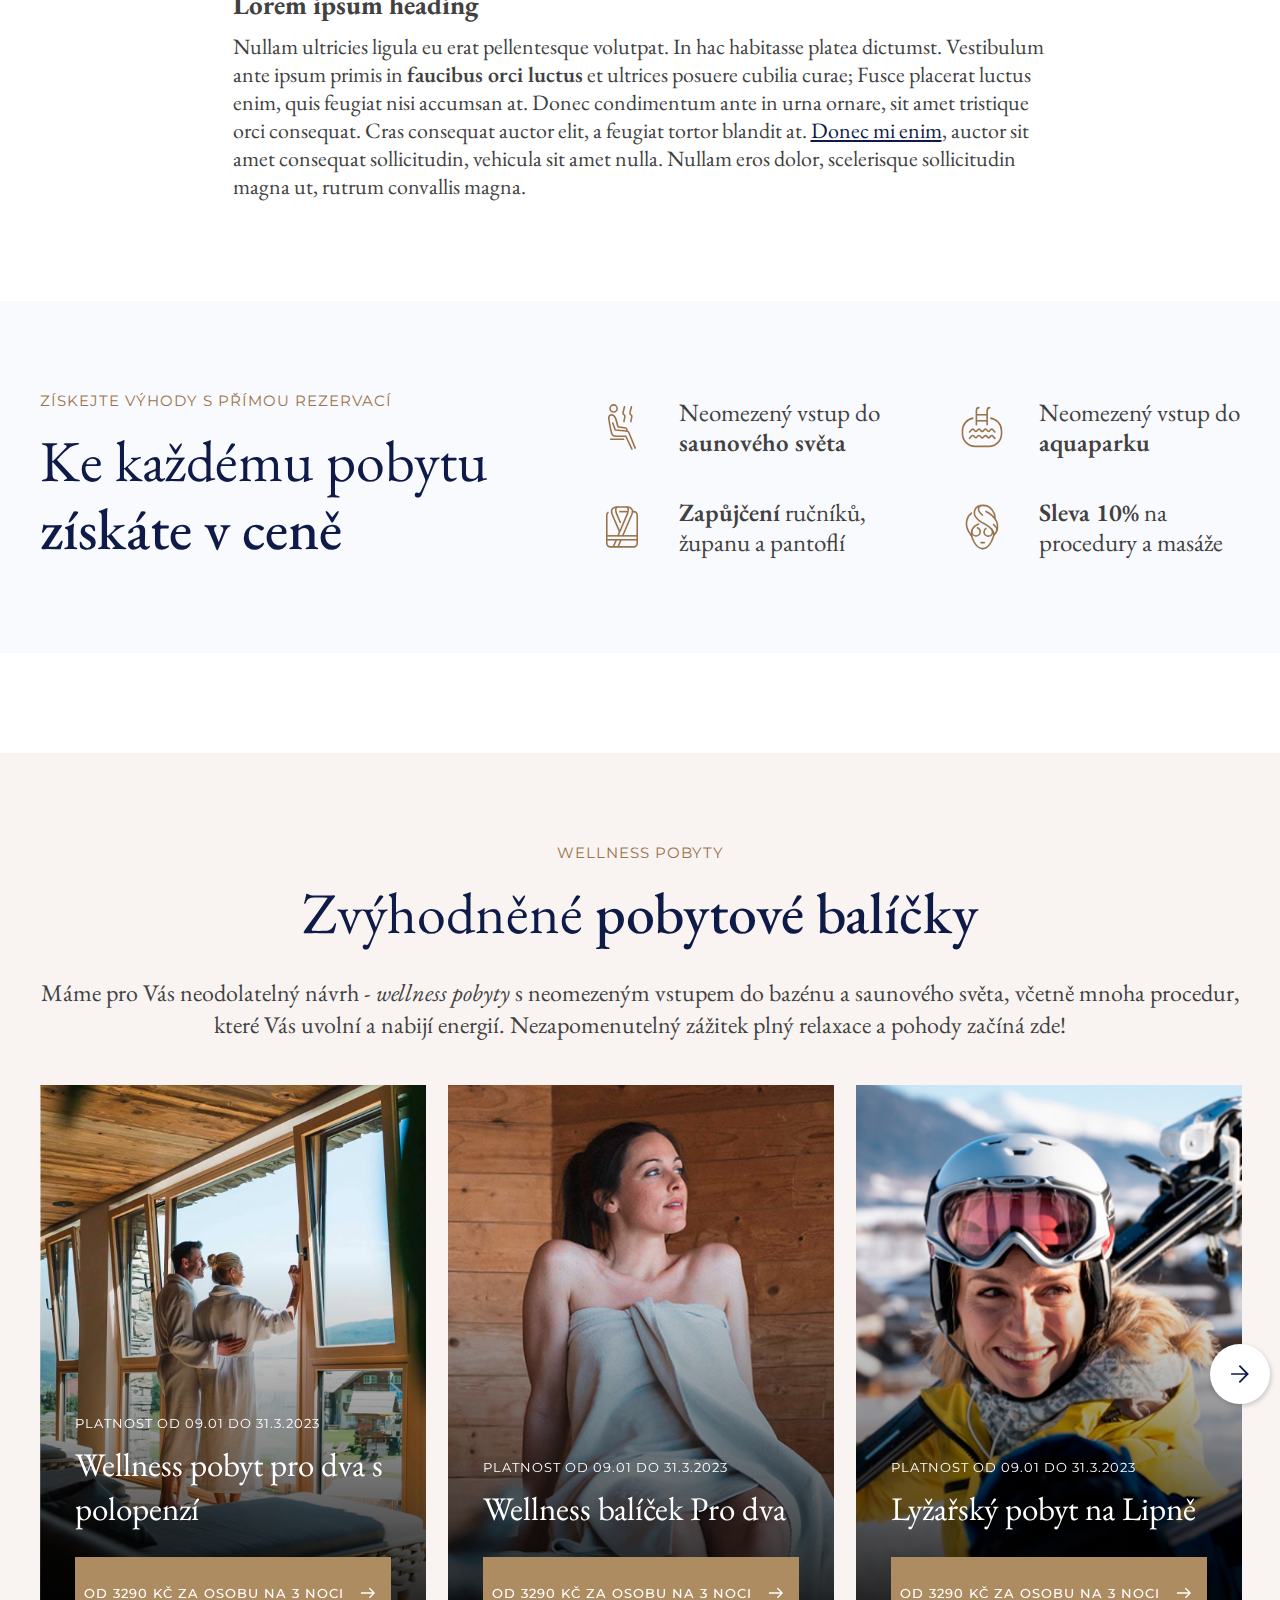
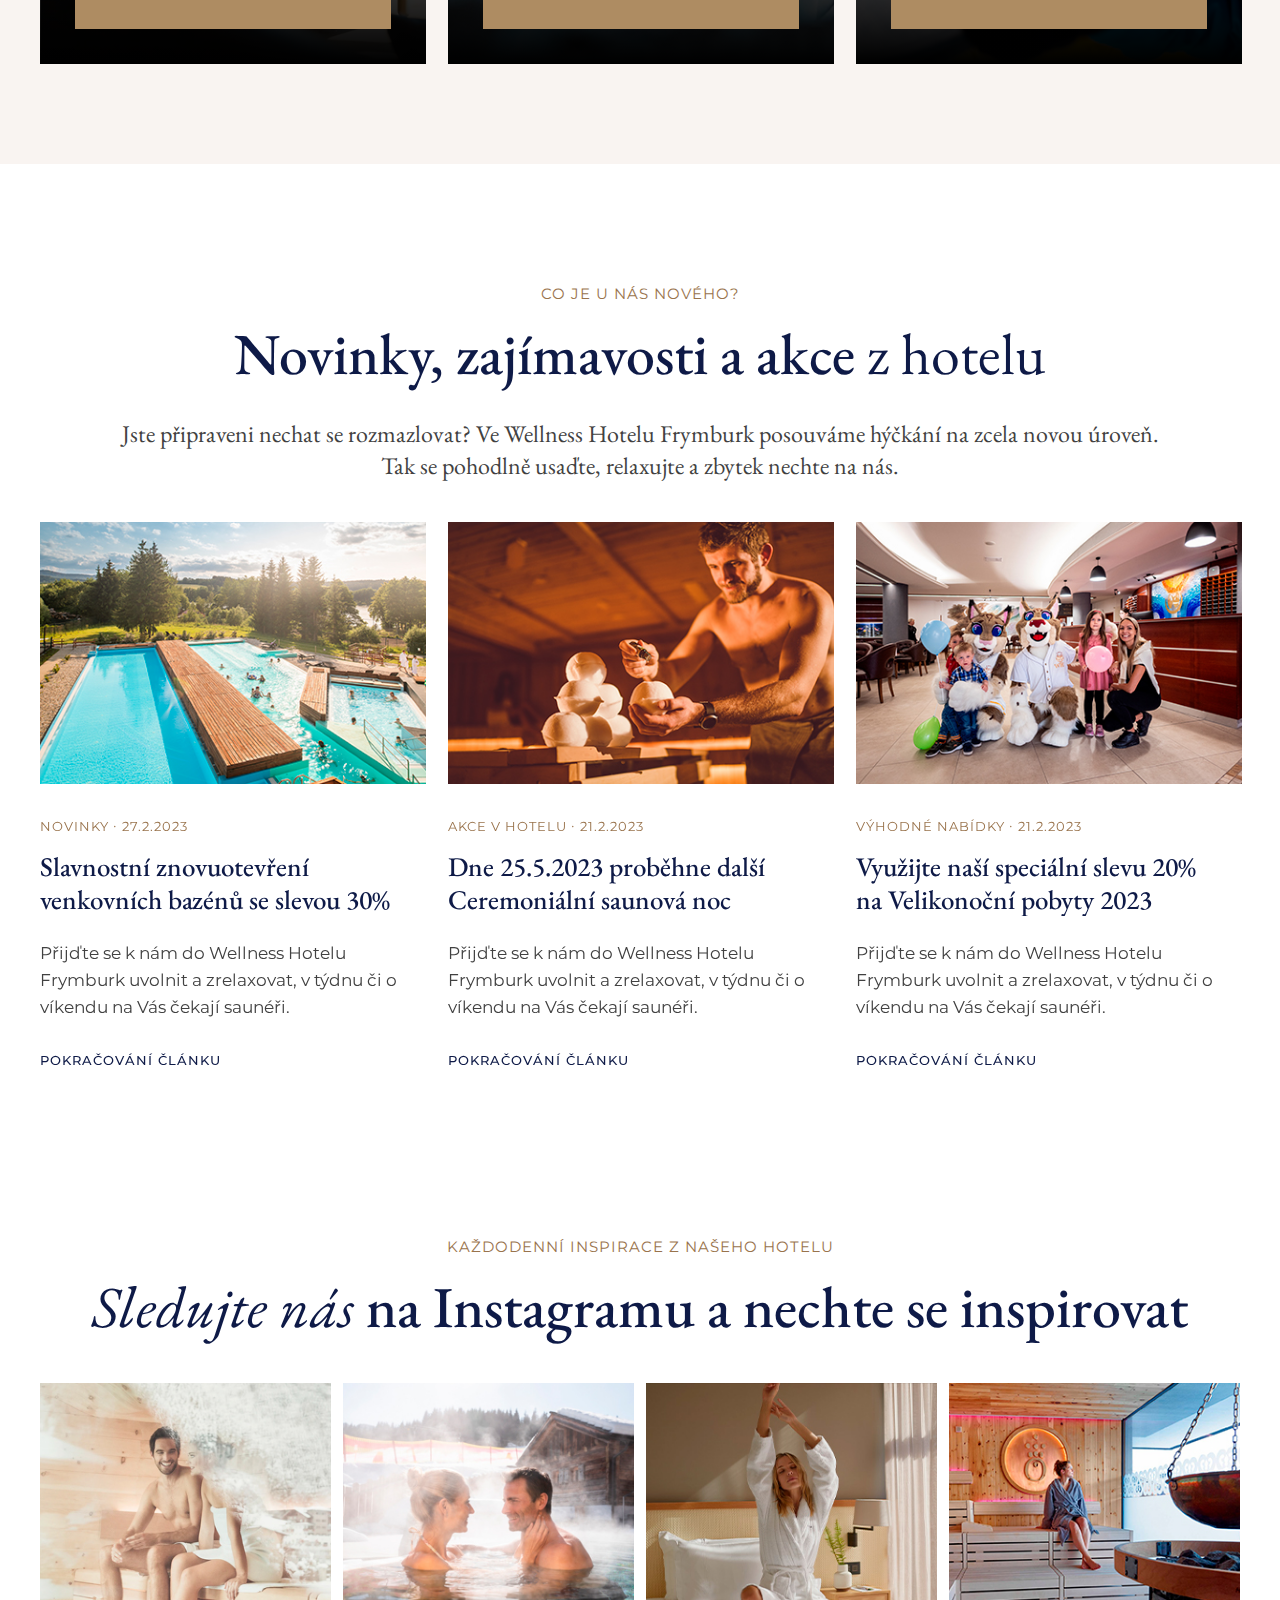
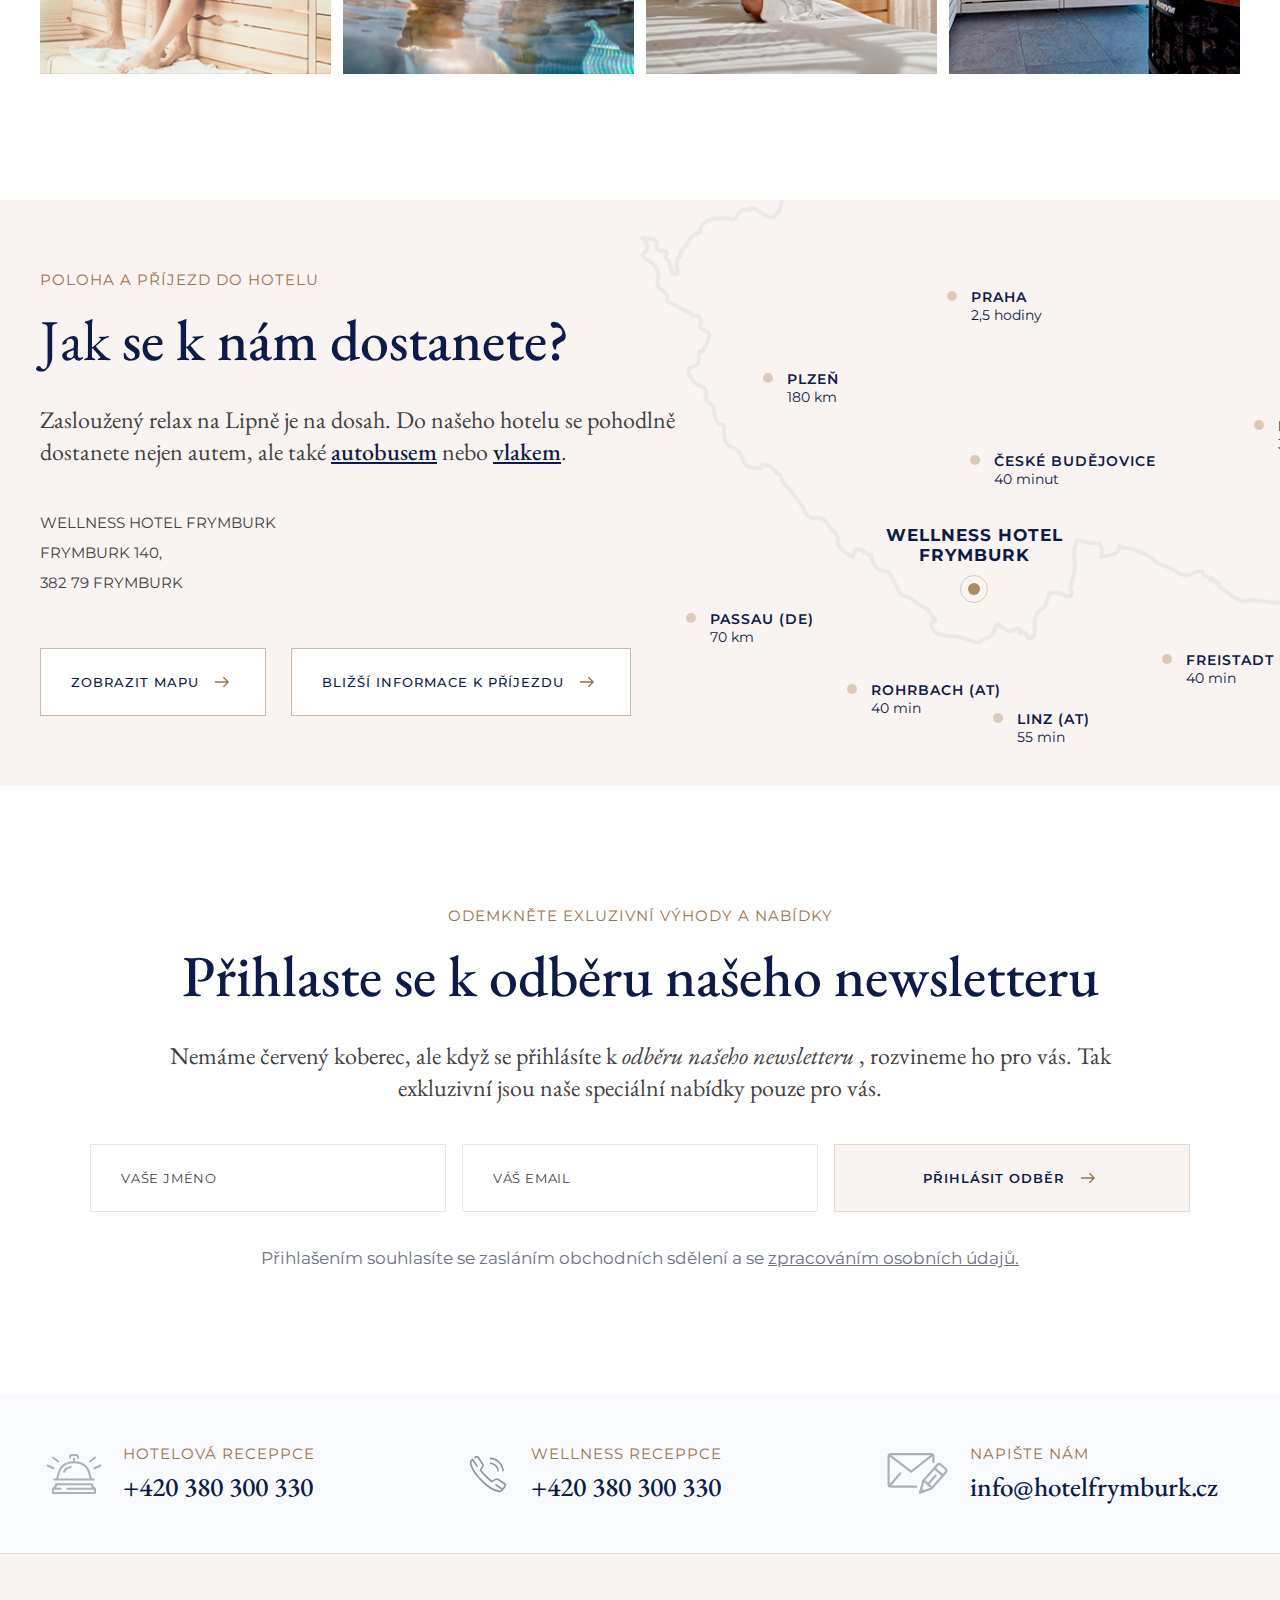
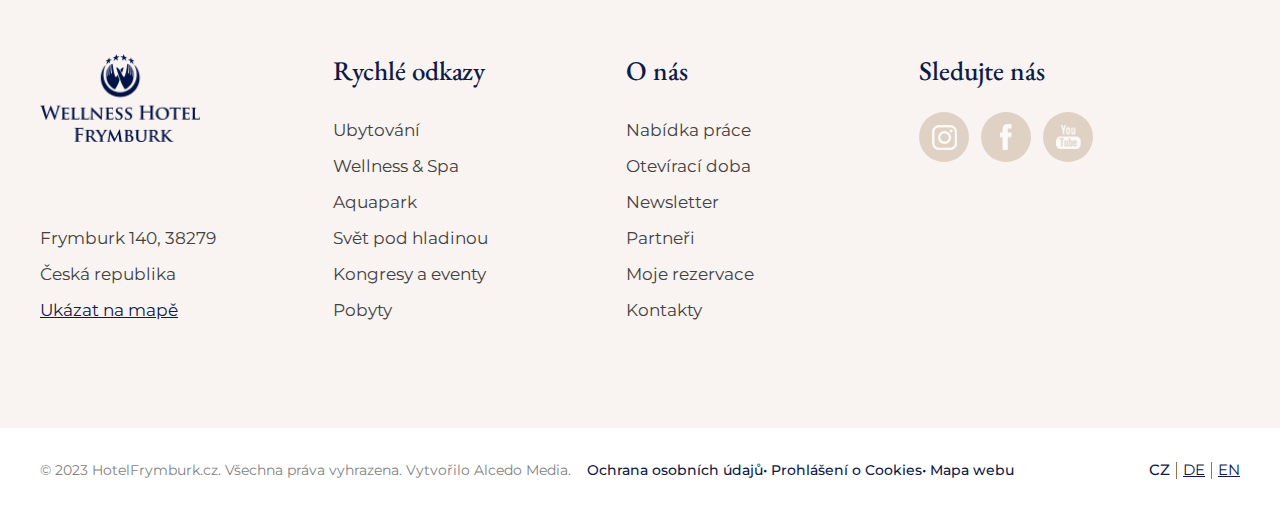
<file: rooms.html>
<!DOCTYPE html>
<html lang="en">

<head>
    <meta charset="UTF-8" />
    <meta http-equiv="X-UA-Compatible" content="IE=edge" />
    <meta name="viewport" content="width=device-width, initial-scale=1.0" />
    <link rel="preconnect" href="https://fonts.googleapis.com">
    <link rel="preconnect" href="https://fonts.gstatic.com" crossorigin>
    <link
        href="https://fonts.googleapis.com/css2?family=EB+Garamond:ital,wght@0,400;0,500;0,600;0,700;0,800;1,400;1,500;1,600;1,700;1,800&family=Jost:wght@400;500;700&family=Montserrat:ital,wght@0,300;0,400;0,500;0,600;0,700;0,800;0,900;1,300;1,400;1,500;1,600;1,700;1,800;1,900&display=swap"
        rel="stylesheet">
    <link rel="stylesheet" href="css/main.css" />
    <title>Naše pokoje</title>
</head>

<body>
    <main class="main sm">
        <!-- header start
    =========================================== -->
        <header class="header light" id="header">
            <div class="headerMenu" id="headerMenu">
            </div>
            <div class="headerSearch low" id="searchMenu">
                <div class="headerSearch__inner">
                    <form action="" class="headerSearch__inner-form">
                        <span id="searchClose">
                            zavřít
                        </span>
                        <label for="searchInput">Prohledat web:</label>
                        <div class="headerSearch__inner-row">
                            <div class="input">
                                <input type="text" placeholder="Hledaný výraz..." id="searchInput">
                            </div>
                            <button type="submit" class="button secondary">
                                <span>
                                    <svg>
                                        <use xlink:href="#searchIcon"></use>
                                    </svg>
                                </span>
                                vyhledat
                            </button>
                        </div>
                    </form>
                </div>
            </div>
            <div class="auto__container">
                <div class="header__inner">
                    <a href="index.html" class="header__inner-logo">
                        <img class="light" src="./images/logo.png" alt="" />
                        <img class="dark" src="./images/logo-dark.png" alt="" />
                    </a>
                    <nav class="nav" id="menu">
                        <ul class="nav__inner">
                            <li>
                                <a id="navMenuBtn">
                                    hotel
                                </a>
                            </li>
                            <li>
                                <a href="#">
                                    top nabídka
                                </a>
                            </li>
                            <li>
                                <a href="spa.html">
                                    Wellness & spa
                                </a>
                            </li>
                            <li>
                                <a href="#">
                                    Aquapark
                                </a>
                            </li>
                            <li>
                                <a href="#">
                                    Svět pod hladinou
                                </a>
                            </li>
                            <li>
                                <a href="#">
                                    pro firmy
                                </a>
                            </li>
                            <li>
                                <a href="activity.html">
                                    aktivity
                                </a>
                            </li>
                            <div class="nav__inner-buttons">
                                <a href="tel:+420 374 768 687" class="button light">
                                    +420 374 768 687
                                </a>
                                <a href="#" class="button light">
                                    rezervovat
                                </a>
                                <div class="nav__inner-lang">
                                    <a href="#">
                                        deutsch
                                    </a>
                                    <hr>
                                    <a href="#">
                                        english
                                    </a>
                                </div>
                            </div>
                        </ul>
                        <div class="navMenu" id="navMenu">
                            <div class="navMenu__inner">
                                <div class="navMenu__inner-col">
                                    <a href="rooms.html">
                                        Naše pokoje
                                    </a>
                                    <a href="#">
                                        Ceník ubytování
                                    </a>
                                    <a href="#">
                                        Fotogalerie
                                    </a>
                                    <a href="#">
                                        Areál hotelu
                                    </a>
                                    <a href="#">
                                        Bezbariérový přístup
                                    </a>
                                </div>
                                <div class="navMenu__inner-col">
                                    <div class="navMenu__item">
                                        <h5 class="title5 navMenu__item-btn">
                                            Kongresy a firemní akce
                                        </h5>
                                        <div class="navMenu__item-dropdown">
                                            <a href="#">
                                                Multifunkční sály
                                            </a>
                                            <a href="#">
                                                Catering
                                            </a>
                                            <a href="#">
                                                Teambuilding
                                            </a>
                                        </div>
                                    </div>
                                    <a href="#">
                                        Pro školy
                                    </a>
                                </div>
                                <div class="navMenu__inner-col">
                                    <div class="navMenu__item">
                                        <h5 class="title5 navMenu__item-btn">
                                            Pro rodiny s dětmi
                                        </h5>
                                        <div class="navMenu__item-dropdown">
                                            <a href="water-world.html">
                                                Dětský vodní svět
                                            </a>
                                            <a href="#">
                                                Dětské masáže
                                            </a>
                                            <a href="#">
                                                Animační programy
                                            </a>
                                        </div>
                                    </div>
                                </div>
                            </div>
                        </div>
                    </nav>
                    <div class="header__inner-buttons">
                        <div class="lang">
                            <span>
                                cz
                            </span>
                            <div class="lang__menu">
                                <a href="#">EN</a>
                                <a href="#">DE</a>
                            </div>
                        </div>
                        <button class="header__inner-search" id="searchBtn">
                            <span>
                                <svg>
                                    <use xlink:href="#searchIcon"></use>
                                </svg>
                            </span>
                        </button>
                        <a href="#" class="header__inner-call">
                            <span>
                                <svg>
                                    <use xlink:href="#phone"></use>
                                </svg>
                            </span>
                        </a>
                        <a href="#" class="button uniq">
                            <span>
                                <svg>
                                    <use xlink:href="#bell"></use>
                                </svg>
                            </span>
                            rezervovat
                        </a>
                        <p class="header__inner-text">
                            MENU
                        </p>
                        <div class="burger" id="menuBtn">
                            <span></span>
                        </div>
                    </div>
                </div>
            </div>
        </header>
        <!-- header end
    =========================================== -->
        <!-- hero start
    =========================================== -->
        <section class="hero dark">
            <div class="hero__bg">
                <img src="./images/rooms.jpg" alt="">
            </div>
            <div class="auto__container">
                <div class="hero__inner">
                    <div class="hero__inner-title">
                        <h1 class="title1 big">
                            Naše pokoje
                        </h1>
                    </div>
                </div>
            </div>
        </section>
        <!-- hero end
    =========================================== -->
        <!-- intro start
    =========================================== -->
        <section class="intro">
            <div class="auto__container">
                <div class="intro__inner">
                    <div class="intro__inner-title">
                        <h6 class="title6">
                            hotel frymburk / pokoje hotelu
                        </h6>
                        <h3 class="title3">
                            <i>Wellness hotel Frymburk</i>  nabízí komfortní ubytování ve 106 pokojích. Zjistěte, proč se <i>Lipno</i>
                            stává stále populárnější destinací pro letní i zimní dovolenou a začněte plánovat svou cestu
                            už dnes!
                        </h3>
                    </div>
                    <div class="intro__inner-row" id="lightgallery">
                        <div class="introCard">
                            <div class="introCard__image lightItem" data-src="./images/rooms/rooms-page/1-big.jpg">
                                <img src="./images/rooms/rooms-page/1.jpg" alt="">
                                <span>
                                    <img src="./images/icons/search.png" alt="">
                                </span>
                            </div>
                            <div class="introCard__content">
                                <h6 class="title6">
                                    pro 1 osobu | 30m2
                                </h6>
                                <h3 class="title3">
                                    Jednolůžkový pokoj
                                </h3>
                                <p class="paragraph">
                                    Lorem ipsum dolor sit amet, consectetur adipiscing elit. Nam vitae nisi sapien. Nam
                                    facilisis tincidunt sem, id facilisis elit laoreet euismod.
                                </p>
                                <div class="button__row">
                                    <a href="room-detail.html" data-src="" class="button light">
                                        detail pokoje
                                    </a>
                                    <a href="#" class="button primary">
                                        rezervovat
                                        <span>
                                            <svg>
                                                <use xlink:href="#arrow-long"></use>
                                            </svg>
                                        </span>
                                    </a>
                                </div>
                            </div>
                        </div>
                        <div class="introCard">
                            <div class="introCard__image lightItem" data-src="./images/rooms/rooms-page/2-big.jpg">
                                <img src="./images/rooms/rooms-page/2.jpg" alt="">
                                <span>
                                    <img src="./images/icons/search.png" alt="">
                                </span>
                            </div>
                            <div class="introCard__content">
                                <h6 class="title6">
                                    pro 2 osoby | 30m2
                                </h6>
                                <h3 class="title3">
                                    Dvoulůžkový pokoj
                                </h3>
                                <p class="paragraph">
                                    Lorem ipsum dolor sit amet, consectetur adipiscing elit. Nam vitae nisi sapien. Nam
                                    facilisis tincidunt sem, id facilisis elit laoreet euismod.
                                </p>
                                <div class="button__row">
                                    <a href="room-detail.html" class="button light">
                                        detail pokoje
                                    </a>
                                    <a href="#" class="button primary">
                                        rezervovat
                                        <span>
                                            <svg>
                                                <use xlink:href="#arrow-long"></use>
                                            </svg>
                                        </span>
                                    </a>
                                </div>
                            </div>
                        </div>
                        <div class="introCard">
                            <div class="introCard__image lightItem" data-src="./images/rooms/rooms-page/3-big.jpg">
                                <img src="./images/rooms/rooms-page/3.jpg" alt="">
                                <span>
                                    <img src="./images/icons/search.png" alt="">
                                </span>
                            </div>
                            <div class="introCard__content">
                                <h6 class="title6">
                                    pro 3 osobu | 30m2
                                </h6>
                                <h3 class="title3">
                                    Třílůžkový pokoj
                                </h3>
                                <p class="paragraph">
                                    Lorem ipsum dolor sit amet, consectetur adipiscing elit. Nam vitae nisi sapien. Nam
                                    facilisis tincidunt sem, id facilisis elit laoreet euismod.
                                </p>
                                <div class="button__row">
                                    <a href="room-detail.html" class="button light">
                                        detail pokoje
                                    </a>
                                    <a href="#" class="button primary">
                                        rezervovat
                                        <span>
                                            <svg>
                                                <use xlink:href="#arrow-long"></use>
                                            </svg>
                                        </span>
                                    </a>
                                </div>
                            </div>
                        </div>
                        <div class="introCard">
                            <div class="introCard__image lightItem" data-src="./images/rooms/rooms-page/4-big.jpg">
                                <img src="./images/rooms/rooms-page/4.jpg" alt="">
                                <span>
                                    <img src="./images/icons/search.png" alt="">
                                </span>
                            </div>
                            <div class="introCard__content">
                                <h6 class="title6">
                                    pro 4 osoby | 30m2
                                </h6>
                                <h3 class="title3">
                                    Rodinný Junior Suite
                                </h3>
                                <p class="paragraph">
                                    Lorem ipsum dolor sit amet, consectetur adipiscing elit. Nam vitae nisi sapien. Nam
                                    facilisis tincidunt sem, id facilisis elit laoreet euismod.
                                </p>
                                <div class="button__row">
                                    <a href="room-detail.html" class="button light">
                                        detail pokoje
                                    </a>
                                    <a href="#" class="button primary">
                                        rezervovat
                                        <span>
                                            <svg>
                                                <use xlink:href="#arrow-long"></use>
                                            </svg>
                                        </span>
                                    </a>
                                </div>
                            </div>
                        </div>
                    </div>
                    <div class="intro__inner-text">
                        <p class="paragraph">
                            Lorem ipsum dolor sit amet, consectetur adipiscing elit. Nam vitae nisi sapien. Nam facilisis tincidunt sem, id facilisis elit laoreet euismod. Nunc fermentum at ipsum a fermentum. Nulla tempus leo ut pharetra volutpat. Sed sed venenatis leo. Maecenas dapibus augue tortor, in tincidunt eros tincidunt vitae. Sed sodales lorem egestas, suscipit dolor non, scelerisque nibh. 
                        </p>
                        <h5 class="title5">
                            Lorem ipsum heading
                        </h5>
                        <p class="paragraph">
                            Nullam ultricies ligula eu erat pellentesque volutpat. In hac habitasse platea dictumst.
                            Vestibulum ante ipsum primis in <b>faucibus orci luctus</b> et ultrices posuere cubilia
                            curae; Fusce placerat luctus enim, quis feugiat nisi accumsan at. Donec condimentum ante in
                            urna ornare, sit amet tristique orci consequat. Cras consequat auctor elit, a feugiat tortor
                            blandit at. 
                            <a href="#">
                            Donec mi enim</a>, auctor sit amet consequat sollicitudin, vehicula sit amet nulla. Nullam eros dolor, scelerisque sollicitudin magna ut, rutrum convallis magna.
                        </p>
                    </div>
                </div>
            </div>
        </section>
        <!-- intro end
    =========================================== -->
        <!-- benefits start
    =========================================== -->
        <section class="benefits ex">
            <div class="auto__container">
                <div class="benefits__inner">
                    <div class="benefits__inner-content">
                        <h6 class="title6">
                            získejte výhody s přímou rezervací
                        </h6>
                        <h2 class="title2">
                            Ke každému pobytu <strong>získáte v ceně</strong>
                        </h2>
                    </div>
                    <div class="benefits__inner-row">
                        <div class="benefitsItem">
                            <div class="benefitsItem__icon">
                                <img src="./images/benefits/sauna.svg" alt="">
                            </div>
                            <p class="paragraph">
                                Neomezený vstup do <br> <strong>saunového světa</strong>
                            </p>
                        </div>
                        <div class="benefitsItem">
                            <div class="benefitsItem__icon big">
                                <img src="./images/benefits/pool.svg" alt="">
                            </div>
                            <p class="paragraph">
                                Neomezený vstup <br>
                                do <strong>aquaparku</strong>
                            </p>
                        </div>
                        <div class="benefitsItem">
                            <div class="benefitsItem__icon">
                                <img src="./images/benefits/dress.svg" alt="">
                            </div>
                            <p class="paragraph">
                                <strong>Zapůjčení</strong> ručníků, <br>
                                županu a pantoflí
                            </p>
                        </div>
                        <div class="benefitsItem">
                            <div class="benefitsItem__icon">
                                <img src="./images/benefits/faceMask.svg" alt="">
                            </div>
                            <p class="paragraph">
                                <strong>Sleva 10%</strong> na <br>
                                procedury a masáže
                            </p>
                        </div>
                    </div>
                </div>
            </div>
        </section>
        <!-- benefits end
    =========================================== -->
        <!-- stay start
    =========================================== -->
        <section class="stay">
            <div class="auto__container">
                <div class="stay__inner">
                    <div class="stay__inner-title">
                        <h6 class="title6">
                            wellness pobyty
                        </h6>
                        <h2 class="title2">
                            Zvýhodněné <strong>pobytové balíčky</strong>
                        </h2>
                        <p class="paragraph big">
                            Máme pro Vás neodolatelný návrh - <i>wellness pobyty</i> s neomezeným vstupem do bazénu a
                            saunového světa,
                            včetně
                            mnoha procedur, které Vás uvolní a nabijí energií. Nezapomenutelný zážitek plný relaxace a
                            pohody začíná
                            zde!
                        </p>
                    </div>
                    <div class="stay__inner-row-wrapper">
                        <div class="stay__inner-row">
                            <div class="stayItem">
                                <div class="stayItem__inner">
                                    <div class="stayItem__image">
                                        <img src="./images/stay/1.jpg" alt="">
                                    </div>
                                    <div class="stayItem__content">
                                        <h6 class="title6">
                                            Platnost od 09.01 do 31.3.2023
                                        </h6>
                                        <h4 class="title4">
                                            Wellness pobyt pro dva
                                            s polopenzí
                                        </h4>
                                        <ul>
                                            <li>
                                                skipas pro dva na Hochfichtu v ceně
                                            </li>
                                            <li>
                                                sportovní masáž pro dva
                                            </li>
                                            <li>
                                                polopenze pro dva v ceně
                                            </li>
                                        </ul>
                                        <a href="#" class="button secondary">
                                            od 3290 Kč za osobu na 3 noci
                                            <span>
                                                <svg>
                                                    <use xlink:href="#arrow-long"></use>
                                                </svg>
                                            </span>
                                        </a>
                                    </div>
                                </div>
                            </div>
                            <div class="stayItem">
                                <div class="stayItem__inner">
                                    <div class="stayItem__image">
                                        <img src="./images/stay/2.jpg" alt="">
                                    </div>
                                    <div class="stayItem__content">
                                        <h6 class="title6">
                                            Platnost od 09.01 do 31.3.2023
                                        </h6>
                                        <h4 class="title4">
                                            Wellness balíček Pro dva
                                        </h4>
                                        <ul>
                                            <li>
                                                skipas pro dva na Hochfichtu v ceně
                                            </li>
                                            <li>
                                                sportovní masáž pro dva
                                            </li>
                                            <li>
                                                polopenze pro dva v ceně
                                            </li>
                                        </ul>
                                        <a href="#" class="button secondary">
                                            od 3290 Kč za osobu na 3 noci
                                            <span>
                                                <svg>
                                                    <use xlink:href="#arrow-long"></use>
                                                </svg>
                                            </span>
                                        </a>
                                    </div>
                                </div>
                            </div>
                            <div class="stayItem">
                                <div class="stayItem__inner">
                                    <div class="stayItem__image">
                                        <img src="./images/stay/3.jpg" alt="">
                                    </div>
                                    <div class="stayItem__content">
                                        <h6 class="title6">
                                            Platnost od 09.01 do 31.3.2023
                                        </h6>
                                        <h4 class="title4">
                                            Lyžařský pobyt na Lipně
                                        </h4>
                                        <ul>
                                            <li>
                                                skipas pro dva na Hochfichtu v ceně
                                            </li>
                                            <li>
                                                sportovní masáž pro dva
                                            </li>
                                            <li>
                                                polopenze pro dva v ceně
                                            </li>
                                        </ul>
                                        <a href="#" class="button secondary">
                                            od 3290 Kč za osobu na 3 noci
                                            <span>
                                                <svg>
                                                    <use xlink:href="#arrow-long"></use>
                                                </svg>
                                            </span>
                                        </a>
                                    </div>
                                </div>
                            </div>
                            <div class="stayItem">
                                <div class="stayItem__inner">
                                    <div class="stayItem__image">
                                        <img src="./images/stay/1.jpg" alt="">
                                    </div>
                                    <div class="stayItem__content">
                                        <h6 class="title6">
                                            Platnost od 09.01 do 31.3.2023
                                        </h6>
                                        <h4 class="title4">
                                            Wellness pobyt pro dva
                                            s polopenzí
                                        </h4>
                                        <ul>
                                            <li>
                                                skipas pro dva na Hochfichtu v ceně
                                            </li>
                                            <li>
                                                sportovní masáž pro dva
                                            </li>
                                            <li>
                                                polopenze pro dva v ceně
                                            </li>
                                        </ul>
                                        <a href="#" class="button secondary">
                                            od 3290 Kč za osobu na 3 noci
                                            <span>
                                                <svg>
                                                    <use xlink:href="#arrow-long"></use>
                                                </svg>
                                            </span>
                                        </a>
                                    </div>
                                </div>
                            </div>
                        </div>
                        <div class="arrows">
                            <button type="button" class="prev">
                                <svg>
                                    <use xlink:href="#arrow-right"></use>
                                </svg>
                            </button type="button">
                            <button type="button" class="next">
                                <svg>
                                    <use xlink:href="#arrow-right"></use>
                                </svg>
                            </button type="button">
                        </div>
                    </div>
                </div>
            </div>
        </section>
        <!-- stay end
    =========================================== -->
        <!-- news start
    =========================================== -->
        <section class="news">
            <div class="auto__container">
                <div class="news__inner">
                    <div class="news__inner-title">
                        <h6 class="title6">
                            co je u nás nového?
                        </h6>
                        <h2 class="title2">
                            <strong>Novinky, zajímavosti a akce</strong> z hotelu
                        </h2>
                        <p class="paragraph big">
                            Jste připraveni nechat se rozmazlovat? Ve Wellness Hotelu Frymburk posouváme hýčkání na
                            zcela novou
                            úroveň. <br> Tak se pohodlně usaďte, relaxujte a zbytek nechte na nás.
                        </p>
                    </div>
                    <div class="news__inner-row-wrapper">
                        <div class="news__inner-row">
                            <div class="newsItem">
                                <div class="newsItem__inner">
                                    <a href="#" class="newsItem__image">
                                        <img src="./images/news/1.jpg" alt="">
                                    </a>
                                    <div class="newsItem__content">
                                        <h6 class="title6">
                                            novinky ∙ 27.2.2023
                                        </h6>
                                        <h5 class="title5">
                                            <a href="#">
                                                Slavnostní znovuotevření venkovních bazénů se slevou 30%
                                            </a>
                                        </h5>
                                        <p class="paragraph sm">
                                            Přijďte se k nám do Wellness Hotelu Frymburk uvolnit a zrelaxovat, v týdnu
                                            či o víkendu na Vás
                                            čekají saunéři.
                                        </p>
                                        <a href="#">
                                            pokračování článku
                                        </a>
                                    </div>
                                </div>
                            </div>
                            <div class="newsItem">
                                <div class="newsItem__inner">
                                    <a href="#" class="newsItem__image">
                                        <img src="./images/news/2.jpg" alt="">
                                    </a>
                                    <div class="newsItem__content">
                                        <h6 class="title6">
                                            akce v hotelu ∙ 21.2.2023
                                        </h6>
                                        <h5 class="title5">
                                            <a href="#">
                                                Dne 25.5.2023 proběhne další Ceremoniální saunová noc
                                            </a>
                                        </h5>
                                        <p class="paragraph sm">
                                            Přijďte se k nám do Wellness Hotelu Frymburk uvolnit a zrelaxovat, v týdnu
                                            či o víkendu na Vás
                                            čekají saunéři.
                                        </p>
                                        <a href="#">
                                            pokračování článku
                                        </a>
                                    </div>
                                </div>
                            </div>
                            <div class="newsItem">
                                <div class="newsItem__inner">
                                    <a href="#" class="newsItem__image">
                                        <img src="./images/news/3.jpg" alt="">
                                    </a>
                                    <div class="newsItem__content">
                                        <h6 class="title6">
                                            výhodné nabídky ∙ 21.2.2023
                                        </h6>
                                        <h5 class="title5">
                                            <a href="#">
                                                Využijte naší speciální slevu 20% na Velikonoční pobyty 2023
                                            </a>
                                        </h5>
                                        <p class="paragraph sm">
                                            Přijďte se k nám do Wellness Hotelu Frymburk uvolnit a zrelaxovat, v týdnu
                                            či o víkendu na Vás
                                            čekají saunéři.
                                        </p>
                                        <a href="#">
                                            pokračování článku
                                        </a>
                                    </div>
                                </div>
                            </div>
                        </div>
                        <div class="arrows">
                            <button type="button" class="prev">
                                <svg>
                                    <use xlink:href="#arrow-right"></use>
                                </svg>
                            </button type="button">
                            <button type="button" class="next">
                                <svg>
                                    <use xlink:href="#arrow-right"></use>
                                </svg>
                            </button type="button">
                        </div>
                    </div>
                </div>
            </div>
        </section>
        <!-- news end
    =========================================== -->
        <!-- follow start
    =========================================== -->
        <section class="follow">
            <div class="auto__container">
                <div class="follow__inner">
                    <div class="follow__inner-title">
                        <h6 class="title6">
                            každodenní inspirace z našeho hotelu
                        </h6>
                        <h2 class="title2">
                            <i>Sledujte nás</i> <strong> na Instagramu a nechte se inspirovat</strong>
                        </h2>
                    </div>
                    <div class="follow__inner-row">
                        <a href="#" class="followItem">
                            <div class="followItem__image">
                                <img src="./images/follow/1.jpg" alt="">
                            </div>
                            <div class="followItem__content">
                                <div class="followItem__content-icon">
                                    <img src="./images/icons/social/instagram.png" alt="">
                                </div>
                            </div>
                        </a>
                        <a href="#" class="followItem">
                            <div class="followItem__image">
                                <img src="./images/follow/2.jpg" alt="">
                            </div>
                            <div class="followItem__content">
                                <div class="followItem__content-icon">
                                    <img src="./images/icons/social/instagram.png" alt="">
                                </div>
                            </div>
                        </a>
                        <a href="#" class="followItem">
                            <div class="followItem__image">
                                <img src="./images/follow/3.jpg" alt="">
                            </div>
                            <div class="followItem__content">
                                <div class="followItem__content-icon">
                                    <img src="./images/icons/social/instagram.png" alt="">
                                </div>
                            </div>
                        </a>
                        <a href="#" class="followItem">
                            <div class="followItem__image">
                                <img src="./images/follow/4.jpg" alt="">
                            </div>
                            <div class="followItem__content">
                                <div class="followItem__content-icon">
                                    <img src="./images/icons/social/instagram.png" alt="">
                                </div>
                            </div>
                        </a>
                    </div>
                </div>
            </div>
        </section>
        <!-- follow end
    =========================================== -->
        <!-- location start
    =========================================== -->
        <section class="location">
            <div class="auto__container">
                <div class="location__inner">
                    <div class="location__inner-content">
                        <h6 class="title6">
                            Poloha a příjezd do hotelu
                        </h6>
                        <h2 class="title2">
                            Jak <strong>se k nám dostanete?</strong>
                        </h2>
                        <p class="paragraph big">
                            Zasloužený relax na Lipně je na dosah. Do našeho hotelu se pohodlně dostanete nejen autem,
                            ale také <a href="#">autobusem</a> nebo <a href="#">vlakem</a>.
                        </p>
                        <p class="paragraph sm">
                            Wellness Hotel Frymburk <br>
                            Frymburk 140, <br>
                            382 79 FRYMBURK
                        </p>
                        <div class="location__inner-buttons">
                            <a href="#" class="button light">
                                zobrazit mapu
                                <span>
                                    <svg>
                                        <use xlink:href="#arrow-long"></use>
                                    </svg>
                                </span>
                            </a>
                            <a href="#" class="button light">
                                bližší informace k příjezdu
                                <span>
                                    <svg>
                                        <use xlink:href="#arrow-long"></use>
                                    </svg>
                                </span>
                            </a>
                        </div>
                    </div>
                    <div class="location__inner-map">
                        <img src="./images/map.png" alt="">
                        <div class="locationItem__wrapper">
                            <div class="locationItem">
                                <h6 class="title6">
                                    praha
                                </h6>
                                <p class="paragraph">
                                    2,5 hodiny
                                </p>
                            </div>
                            <div class="locationItem">
                                <h6 class="title6">
                                    plzeň
                                </h6>
                                <p class="paragraph">
                                    180 km
                                </p>
                            </div>
                            <div class="locationItem">
                                <h6 class="title6">
                                    české budějovice
                                </h6>
                                <p class="paragraph">
                                    40 minut
                                </p>
                            </div>
                            <div class="locationItem">
                                <h6 class="title6">
                                    brno
                                </h6>
                                <p class="paragraph">
                                    3,5 hodiny
                                </p>
                            </div>
                            <div class="locationItem main">
                                <h6 class="title6">
                                    Wellness hotel <br> frymburk
                                </h6>
                                <span></span>
                            </div>
                            <div class="locationItem">
                                <h6 class="title6">
                                    Passau (DE)
                                </h6>
                                <p class="paragraph">
                                    70 km
                                </p>
                            </div>
                            <div class="locationItem">
                                <h6 class="title6">
                                    rohrbach (AT)
                                </h6>
                                <p class="paragraph">
                                    40 min
                                </p>
                            </div>
                            <div class="locationItem">
                                <h6 class="title6">
                                    Linz (AT)
                                </h6>
                                <p class="paragraph">
                                    55 min
                                </p>
                            </div>
                            <div class="locationItem">
                                <h6 class="title6">
                                    freistadt (AT)
                                </h6>
                                <p class="paragraph">
                                    40 min
                                </p>
                            </div>
                        </div>

                    </div>
                </div>
            </div>
        </section>
        <!-- location end
    =========================================== -->
        <!-- newsletter start
    =========================================== -->
        <section class="newsletter">
            <div class="auto__container">
                <div class="newsletter__inner">
                    <div class="newsletter__inner-title">
                        <h6 class="title6">
                            odemkněte exluzivní výhody a nabídky
                        </h6>
                        <h2 class="title2">
                            Přihlaste se k odběru našeho newsletteru
                        </h2>
                        <p class="paragraph big">
                            Nemáme červený koberec, ale když se přihlásíte k <i>odběru našeho newsletteru</i> ,
                            rozvineme ho pro vás.
                            Tak exkluzivní jsou naše speciální nabídky pouze pro vás.
                        </p>
                    </div>
                    <form action="" class="newsletter__inner-form">
                        <div class="input">
                            <input type="text" placeholder="vaše jméno">
                        </div>
                        <div class="input">
                            <input type="email" placeholder="váš email">
                        </div>
                        <button type="submit" class="button light">
                            přihlásit odběr
                            <span>
                                <svg>
                                    <use xlink:href="#arrow-long"></use>
                                </svg>
                            </span>
                        </button>
                    </form>
                    <p class="paragraph">
                        Přihlašením souhlasíte se zasláním obchodních sdělení a se
                        <a href="#">zpracováním osobních údajů.</a>
                    </p>
                </div>
            </div>
        </section>
        <!-- newsletter end
    =========================================== -->
        <!-- contact start
    =========================================== -->
        <section class="contact">
            <div class="auto__container">
                <div class="contact__inner">
                    <a href="tel:+420 380 300 330" class="contactItem">
                        <div class="contactItem__icon big">
                            <img src="./images/icons/bell.svg" alt="">
                        </div>
                        <div class="contactItem__content">
                            <h6 class="title6">
                                Hotelová receppce
                            </h6>
                            <h5 class="title5">
                                +420 380 300 330
                            </h5>
                        </div>
                    </a>
                    <a href="tel:+420 380 300 330" class="contactItem">
                        <div class="contactItem__icon">
                            <img src="./images/icons/phone.svg" alt="">
                        </div>
                        <div class="contactItem__content">
                            <h6 class="title6">
                                wellness receppce
                            </h6>
                            <h5 class="title5">
                                +420 380 300 330
                            </h5>
                        </div>
                    </a>
                    <a href="mailto:info@hotelfrymburk.cz" class="contactItem">
                        <div class="contactItem__icon ex">
                            <img src="./images/icons/mail.svg" alt="">
                        </div>
                        <div class="contactItem__content">
                            <h6 class="title6">
                                napište nám
                            </h6>
                            <h5 class="title5">
                                info@hotelfrymburk.cz
                            </h5>
                        </div>
                    </a>
                </div>
            </div>
        </section>
        <!-- contact end
    =========================================== -->
        <!-- footer start
    =========================================== -->
        <footer class="footer">
            <div class="auto__container">
                <div class="footer__inner">
                    <div class="footer__inner-col">
                        <div class="footer__inner-logo">
                            <img src="./images/footer-logo.png" alt="">
                        </div>
                        <p class="paragraph sm">
                            Frymburk 140, 38279 <br>
                            Česká republika <br>
                            <a href="#">
                                Ukázat na mapě
                            </a>
                        </p>
                    </div>
                    <div class="footer__inner-col">
                        <h5 class="title5">
                            Rychlé odkazy
                        </h5>
                        <a href="#">
                            Ubytování
                        </a>
                        <a href="#">
                            Wellness & Spa
                        </a>
                        <a href="#">
                            Aquapark
                        </a>
                        <a href="#">
                            Svět pod hladinou
                        </a>
                        <a href="#">
                            Kongresy a eventy
                        </a>
                        <a href="#">
                            Pobyty
                        </a>
                    </div>
                    <div class="footer__inner-col">
                        <h5 class="title5">
                            O nás
                        </h5>
                        <a href="#">
                            Nabídka práce
                        </a>
                        <a href="#">
                            Otevírací doba
                        </a>
                        <a href="#">
                            Newsletter
                        </a>
                        <a href="#">
                            Partneři
                        </a>
                        <a href="#">
                            Moje rezervace
                        </a>
                        <a href="#">
                            Kontakty
                        </a>
                    </div>
                    <div class="footer__inner-col">
                        <h5 class="title5">
                            Sledujte nás
                        </h5>
                        <div class="footer__inner-social">
                            <a href="#">
                                <img src="./images/icons/social/instagram.png" alt="">
                            </a>
                            <a href="#" class="thin">
                                <img src="./images/icons/social/facebook.png" alt="">
                            </a>
                            <a href="#">
                                <img src="./images/icons/social/youtube.png" alt="">
                            </a>
                        </div>
                    </div>
                </div>
            </div>
        </footer>
        <div class="copy">
            <div class="auto__container">
                <div class="copy__inner">
                    <div class="copy__inner-text">
                        <p class="paragraph">
                            © 2023 HotelFrymburk.cz. Všechna práva vyhrazena. Vytvořilo Alcedo Media.
                        </p>
                        <div class="copy__inner-links">
                            <a href="#">
                                Ochrana osobních údajů
                            </a>
                            <a href="#">
                                <b>•</b> Prohlášení o Cookies
                            </a>
                            <a href="#">
                                <b>•</b> Mapa webu
                            </a>
                        </div>
                    </div>
                    <div class="copy__inner-lang">
                        <a href="#" class="active">
                            cz
                        </a>
                        <hr>
                        <a href="#">
                            DE
                        </a>
                        <hr>
                        <a href="#">
                            EN
                        </a>
                    </div>
                </div>
            </div>
        </div>
        <!-- footer end
    =========================================== -->
    </main>
    <!-- Sprites
    =========================================== -->
    <svg style="display: none">
        <symbol id="arrow-right" viewBox="0 96 960 960">
            <g>
                <path
                    d="m480 880.614-42.768-42.153 232.462-232.462H175.386v-59.998h494.308L437.232 313.539 480 271.386 784.614 576 480 880.614Z" />
            </g>
        </symbol>
        <symbol id="arrow-long" viewBox="0 96 960 960">
            <g>
                <path
                    d="m561.923 802.153-42.153-43.384 152.77-152.77H171.924v-59.998H672.54l-152.77-152.77 42.153-43.384L788.076 576 561.923 802.153Z" />
            </g>
        </symbol>
        <symbol id="searchIcon" viewBox="0 96 960 960">
            <g>
                <path
                    d="M781.692 919.076 530.461 667.845q-30 24.769-69 38.769t-80.692 14q-102.55 0-173.582-71.014t-71.032-173.537q0-102.524 71.014-173.601 71.014-71.076 173.538-71.076 102.523 0 173.6 71.032T625.384 476q0 42.846-14.385 81.846-14.385 39-38.385 67.846l251.231 251.231-42.153 42.153Zm-400.923-258.46q77.308 0 130.962-53.654Q565.385 553.308 565.385 476q0-77.308-53.654-130.962-53.654-53.654-130.962-53.654-77.308 0-130.962 53.654Q196.154 398.692 196.154 476q0 77.308 53.653 130.962 53.654 53.654 130.962 53.654Z" />
            </g>
        </symbol>
        <symbol id="bell" viewBox="0 0 85 85">
            <g>
                <g>
                    <line fill="none" stroke="currentColor" stroke-linecap="round" stroke-miterlimit="10"
                        stroke-width="2.5" x1="17.793" x2="67.208" y1="49.275" y2="49.275" />
                    <line fill="none" stroke="currentColor" stroke-miterlimit="10" stroke-width="2.5" x1="42.5"
                        x2="42.5" y1="27.057" y2="22.39" />
                    <g>
                        <g>
                            <line fill="none" stroke="currentColor" stroke-linecap="round" stroke-miterlimit="10"
                                stroke-width="2.5" x1="62.311" x2="68.764" y1="26.871" y2="21.934" />
                            <line fill="none" stroke="currentColor" stroke-linecap="round" stroke-miterlimit="10"
                                stroke-width="2.5" x1="68.152" x2="75.51" y1="35.323" y2="31.876" />
                        </g>
                        <g>
                            <line fill="none" stroke="currentColor" stroke-linecap="round" stroke-miterlimit="10"
                                stroke-width="2.5" x1="22.689" x2="16.236" y1="26.871" y2="21.934" />
                            <line fill="none" stroke="currentColor" stroke-linecap="round" stroke-miterlimit="10"
                                stroke-width="2.5" x1="16.848" x2="9.491" y1="35.323" y2="31.876" />
                        </g>
                    </g>
                    <g>
                        <path
                            d="     M68.779,66.394v-5.577c-4-1.397-4-5.418-4-5.418H20.221c0,0,0,4.021-4,5.418v5.577H68.779z"
                            fill="none" stroke="currentColor" stroke-linecap="round" stroke-linejoin="round"
                            stroke-miterlimit="10" stroke-width="2.5" />
                    </g>
                    <path
                        d="M64.707,49.131    c-1.666-1.846-2.183-3.607-2.356-4.668c-1.558-9.495-6.845-16.738-19.851-16.738c-13.005,0-18.292,7.243-19.85,16.738    c-0.174,1.061-0.69,2.822-2.356,4.668"
                        fill="none" stroke="currentColor" stroke-linecap="round" stroke-miterlimit="10"
                        stroke-width="2.5" />
                    <path d="M38.374,33.73    c-4.025,0.728-6.749,2.665-8.433,6.032" fill="none" stroke="currentColor"
                        stroke-linecap="round" stroke-miterlimit="10" stroke-width="2.5" />
                    <line fill="none" stroke="currentColor" stroke-linecap="round" stroke-linejoin="round"
                        stroke-miterlimit="10" stroke-width="2.5" x1="68.236" x2="34.208" y1="60.88" y2="60.88" />
                    <line fill="none" stroke="currentColor" stroke-linecap="round" stroke-linejoin="round"
                        stroke-miterlimit="10" stroke-width="2.5" x1="25.874" x2="16.875" y1="60.88" y2="60.88" />
                </g>
                <path
                    d="   M37.567,22.255c0,0,0-0.097,0-1.357s1.275-2.292,2.835-2.292H44.6c1.559,0,2.834,1.031,2.834,2.292s0,1.357,0,1.357"
                    fill="none" stroke="CurrentColor" stroke-linecap="round" stroke-linejoin="round"
                    stroke-miterlimit="10" stroke-width="2.5" />
            </g>
        </symbol>
        <symbol id="phone" viewBox="0 0 85 85">
            <path d="M45.301,26.104     c3.199,0.076,6.383,1.326,8.844,3.752c2.48,2.447,3.777,5.645,3.881,8.874"
                fill="none" stroke="currentColor" stroke-width="3.5" />
            <path d="M45.547,18.86     c4.957,0.136,9.877,2.079,13.688,5.835c3.807,3.754,5.818,8.64,6.027,13.591"
                fill="none" stroke="currentColor" stroke-width="3.5" />

            <path d="M64.701,65.86l-10.947-7.339" fill="none" stroke="currentColor" stroke-width="3.5" />
            <path
                d="M26.326,31.296l-7.271-10.917    c-0.476,0.427-0.773,0.707-0.773,0.707c-2.731,2.433-2.124,4.56-2.124,4.56C18.002,38.65,31.692,51.18,32.738,52.27    c1.413,1.312,13.641,14.723,26.648,16.553c0,0,2.127,0.605,4.559-2.13l0.756-0.832c0.936-1.235,4.146-5.39,4.176-6.084    c0,0,0.305-1.364-1.293-2.503l-9.574-6.375c0,0-1.672-1.52-4.025-0.227l-5.771,3.193c0,0-5.791-4.596-9.001-8.076    c-3.483-3.205-8.087-8.99-8.087-8.99l3.188-5.773C35.603,28.67,34.083,27,34.083,27l-6.388-9.566    c-1.139-1.593-2.506-1.29-2.506-1.29c-0.705,0.032-1.968,0.844-3.222,1.802"
                fill="none" stroke="currentColor" stroke-width="3.5" />
        </symbol>
        <symbol id="minus" viewBox="0 96 960 960" fill="currentColor">
            <path d="M200 616v-80h560v80H200Z" />
        </symbol>
        <symbol id="add" viewBox="0 96 960 960" fill="currentColor">
            <path d="M440 856V616H200v-80h240V296h80v240h240v80H520v240h-80Z" />
        </symbol>
        <symbol id="chevronBot" viewBox="0 96 960 960" fill="currentColor">
            <path d="M480 711 240 471l56-56 184 184 184-184 56 56-240 240Z" />
        </symbol>
    </svg>
    <!-- js
    =========================================== -->
    <script src="./js/jquery.js"></script>
    <script src="./js/slick.min.js"></script>
    <script src="js/lightgallery.min.js"></script>
    <script src="js/lg-thumbnail.min.js"></script>
    <script src="js/lg-zoom.min.js"></script>
    <script src="./js/main.js"></script>
    <script type="text/javascript">
        lightGallery(document.getElementById('lightgallery'), {
            plugins: [lgZoom, lgThumbnail],
            licenseKey: 'your_license_key',
            speed: 500,
            zoomFromOrigin: false,
            selector: '.lightItem',
            // ... other settings
        });
    </script>
</body>

</html>
</file>
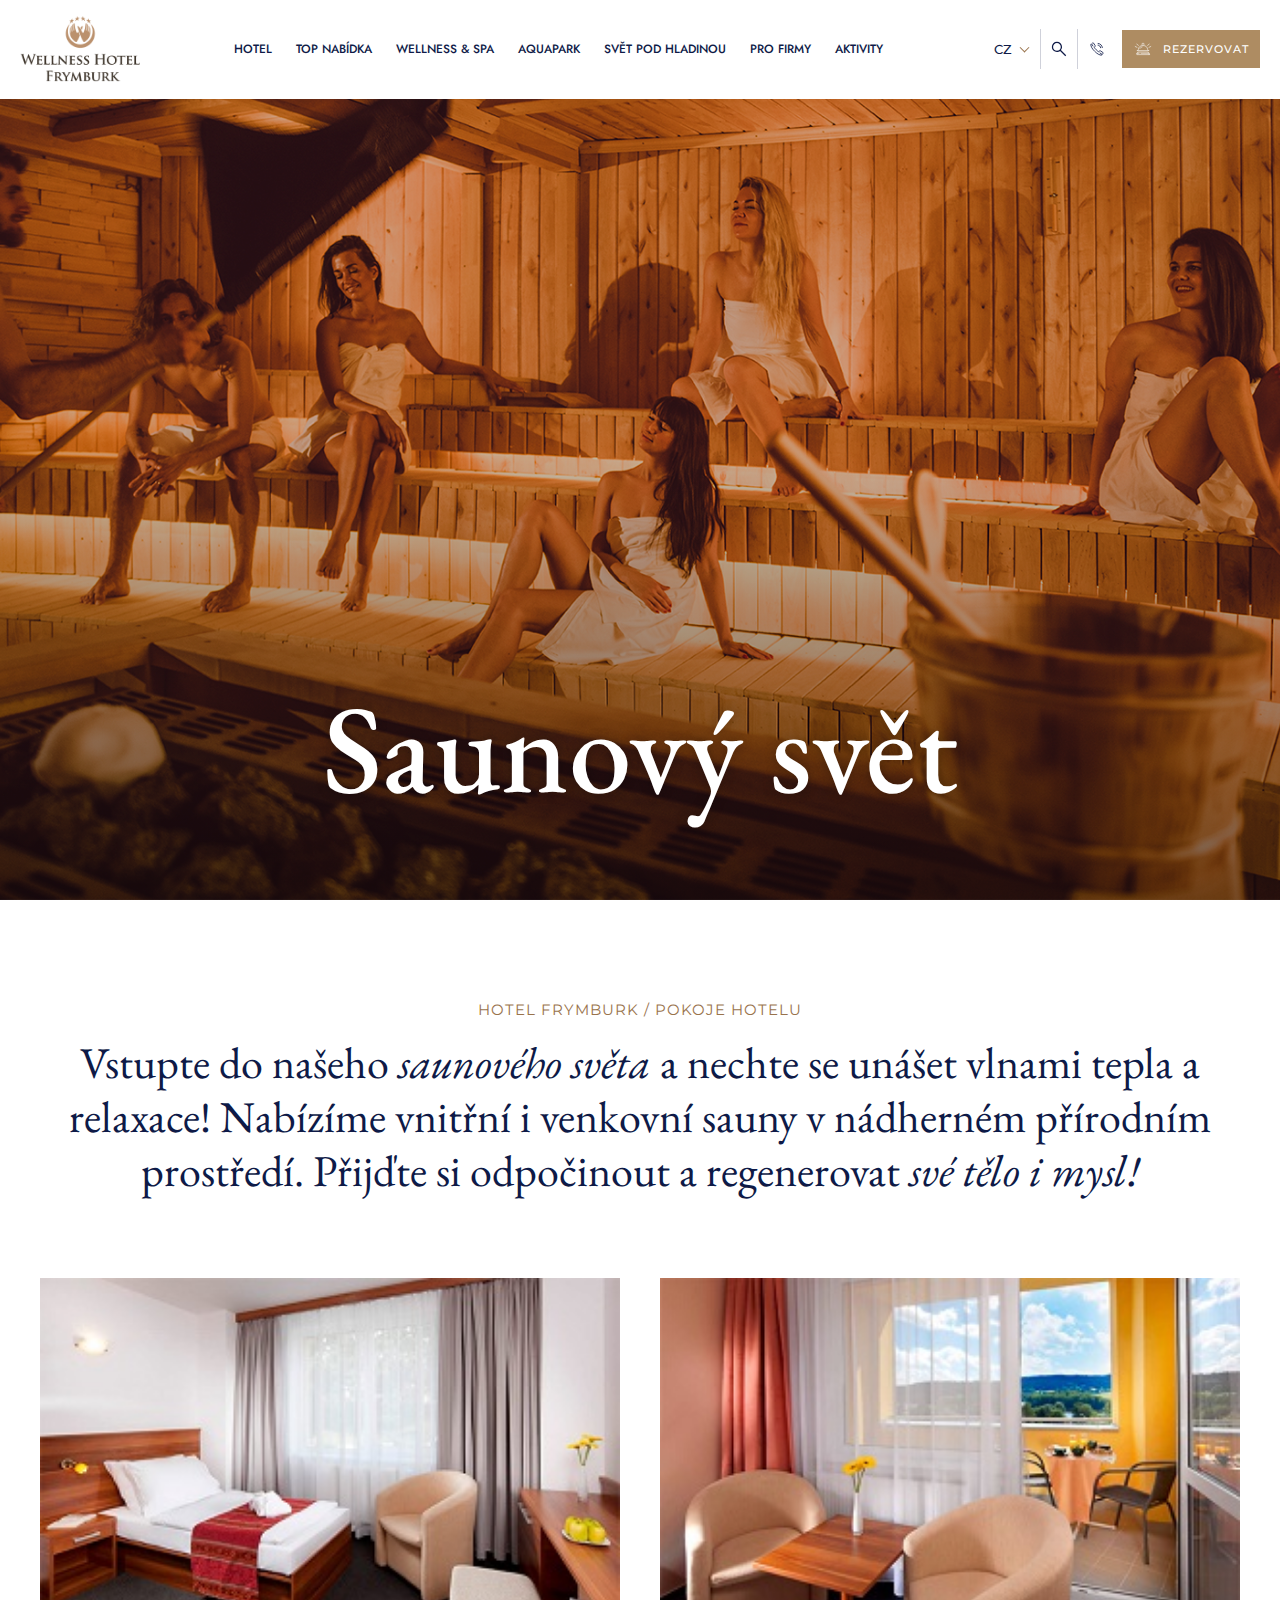
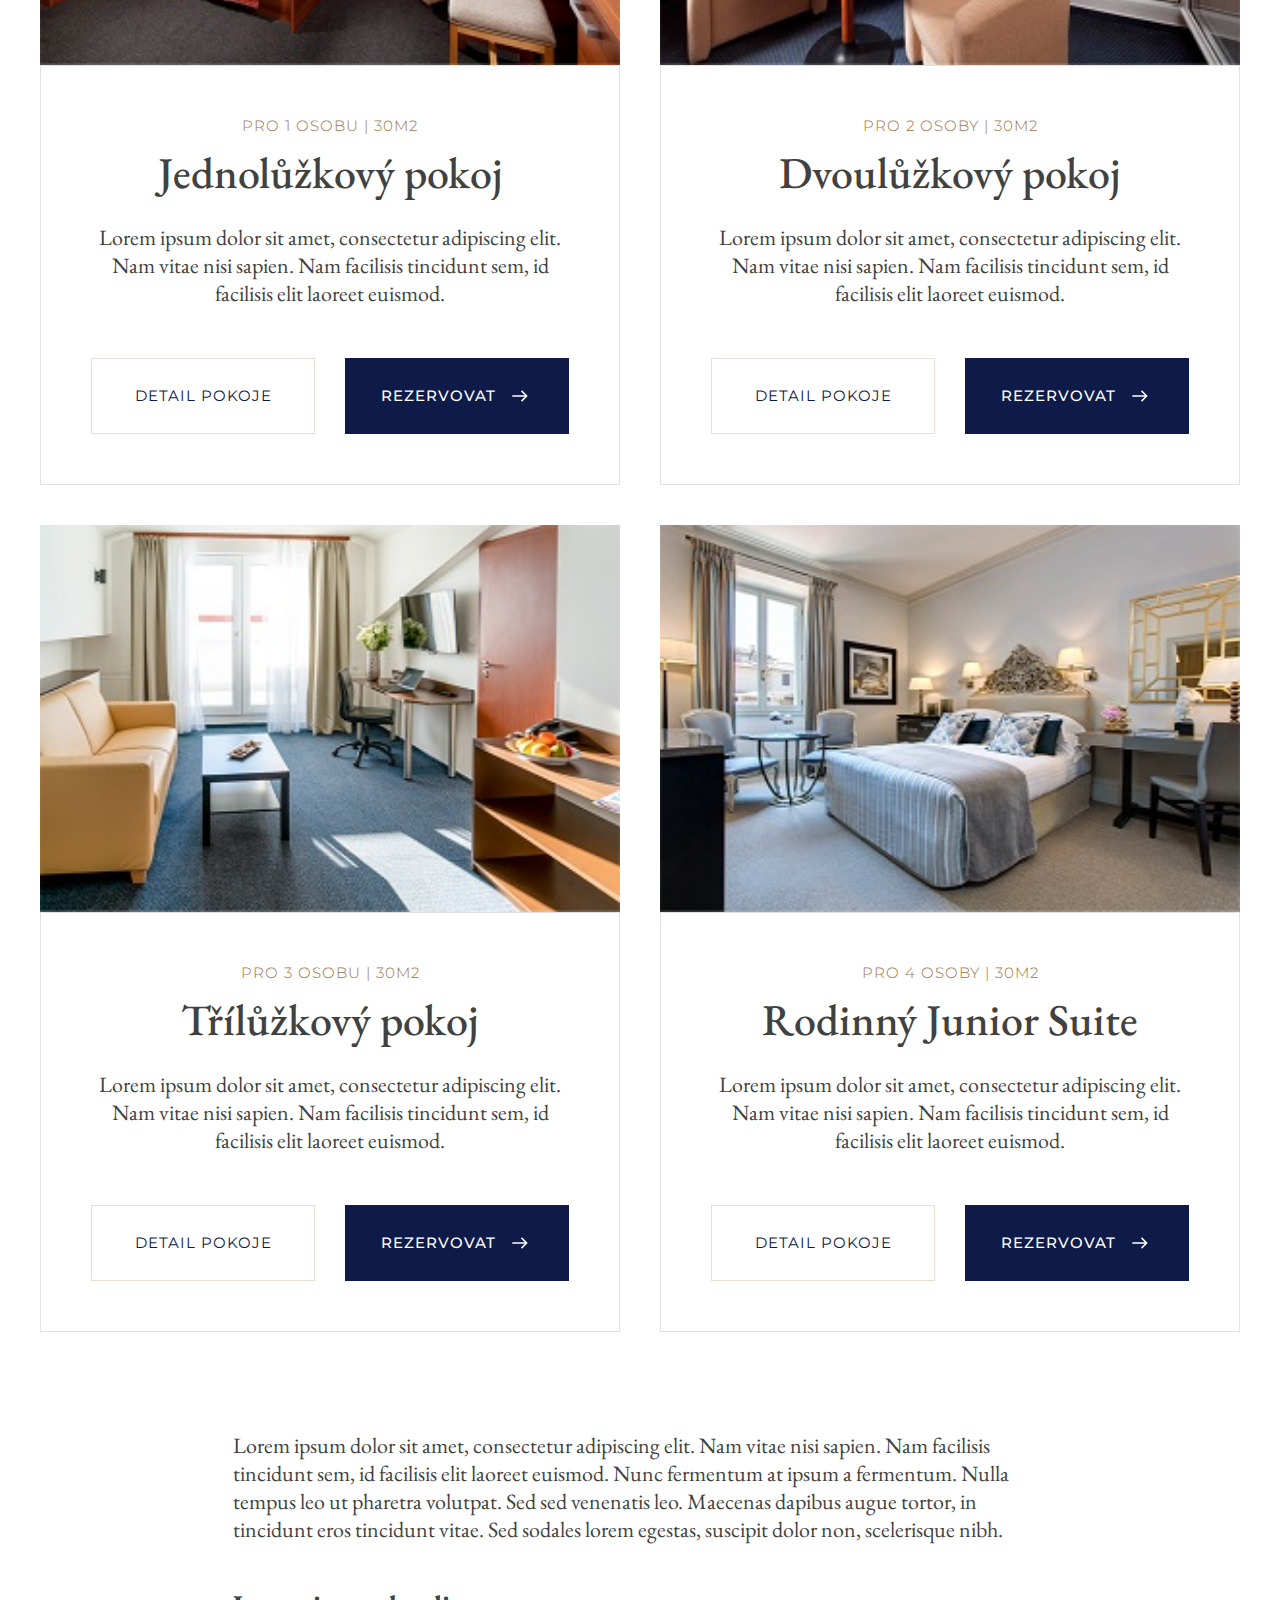
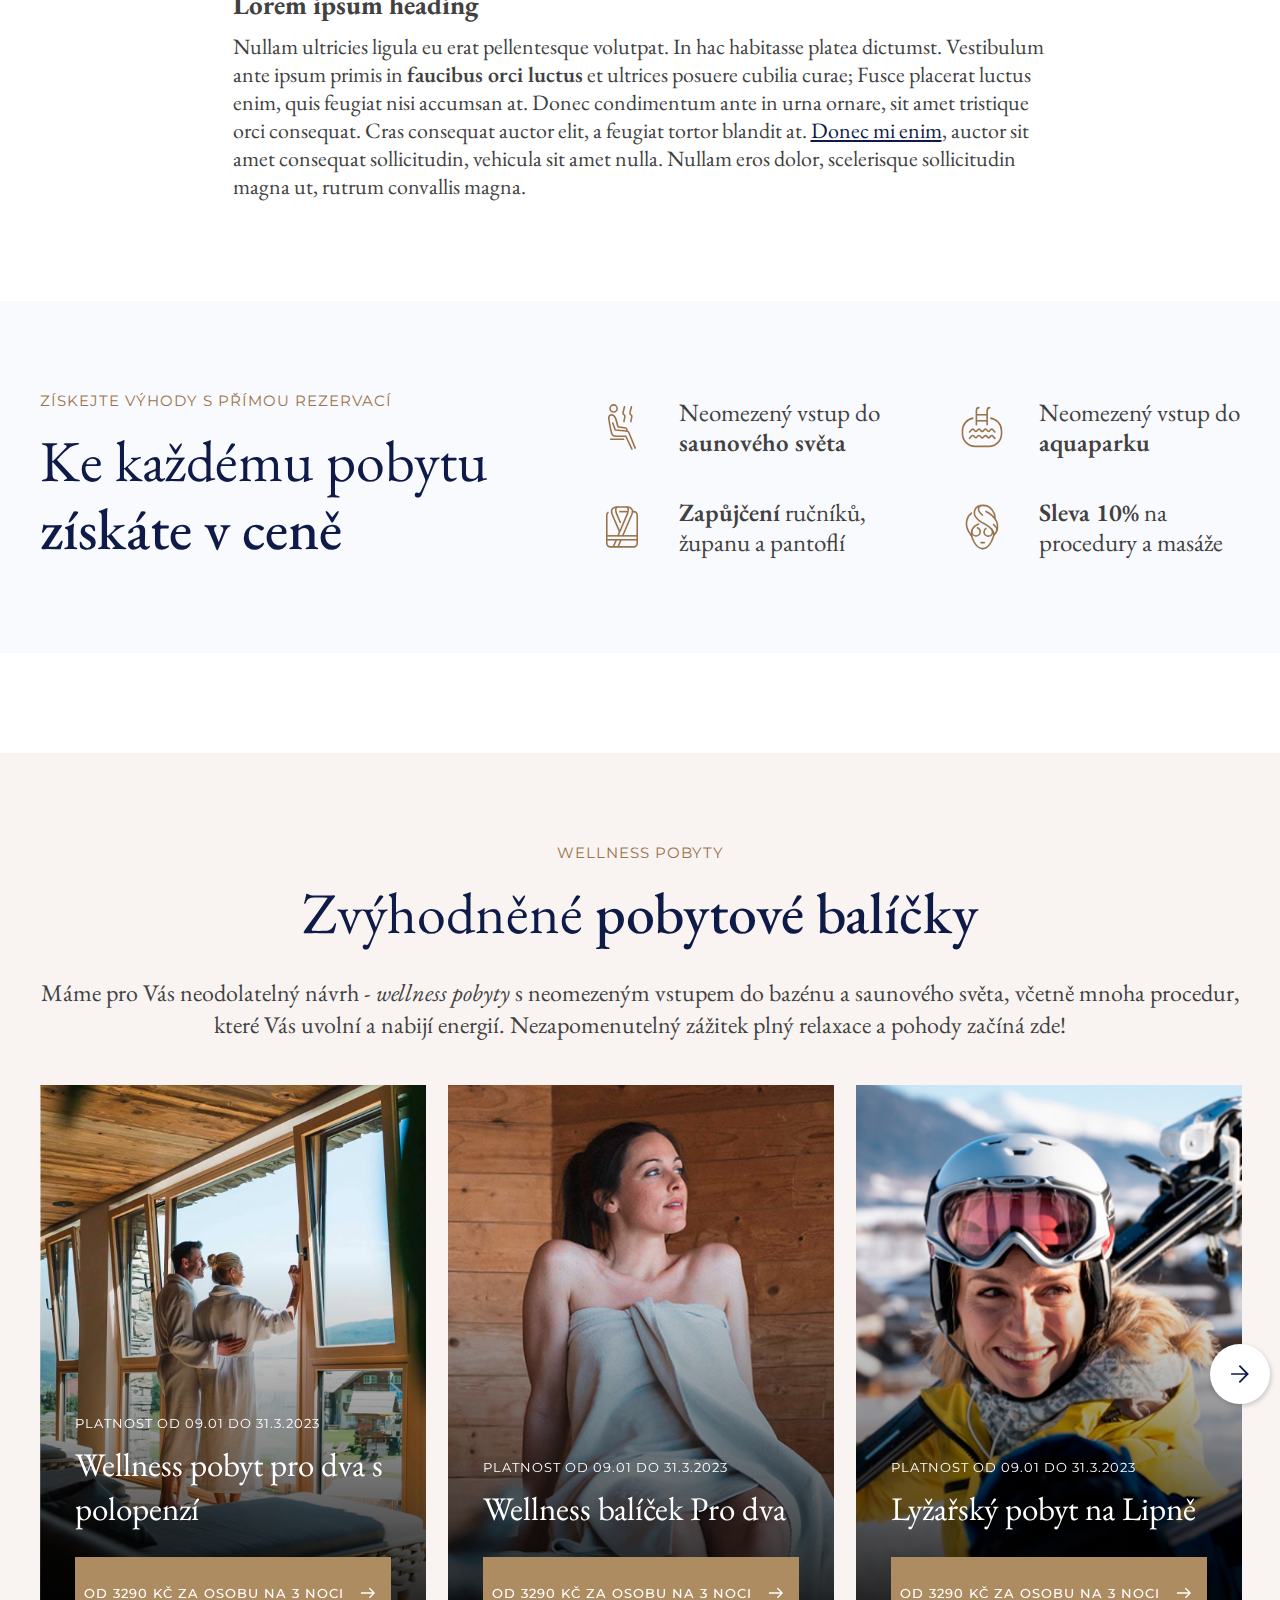
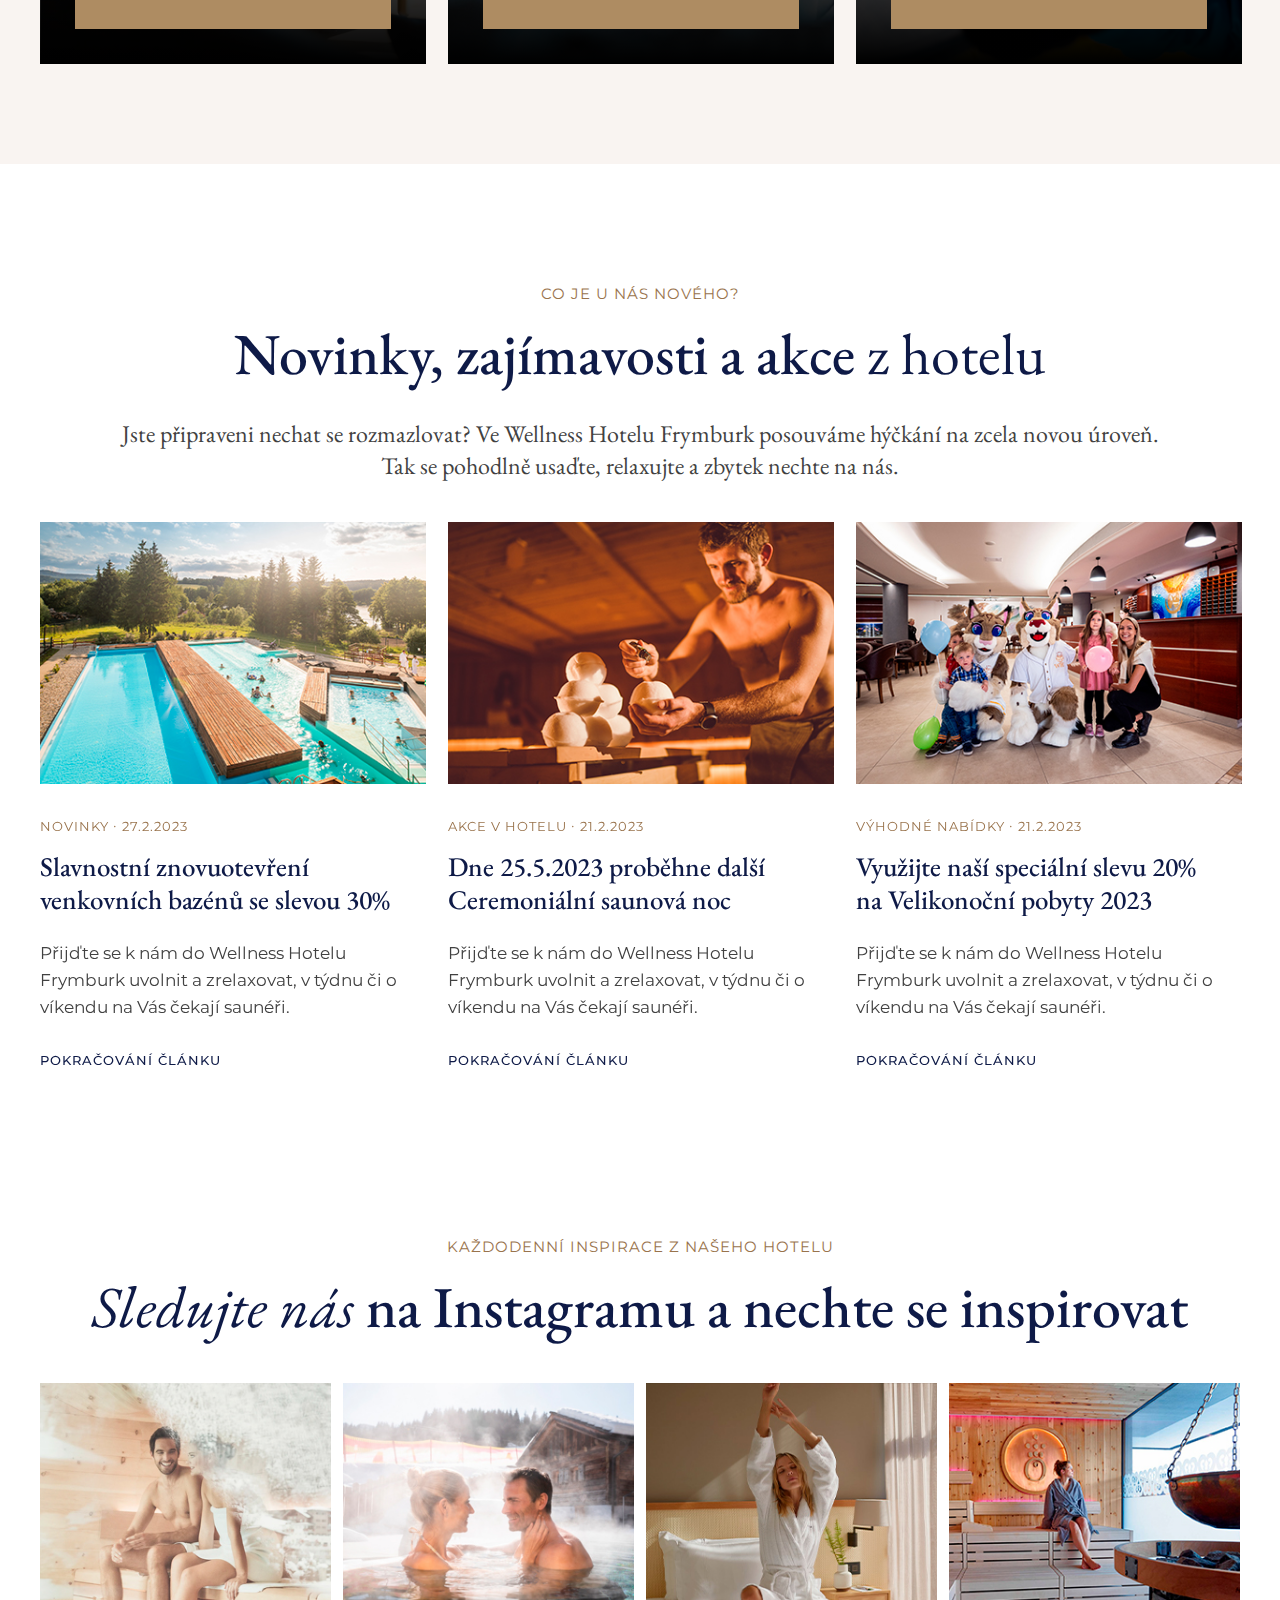
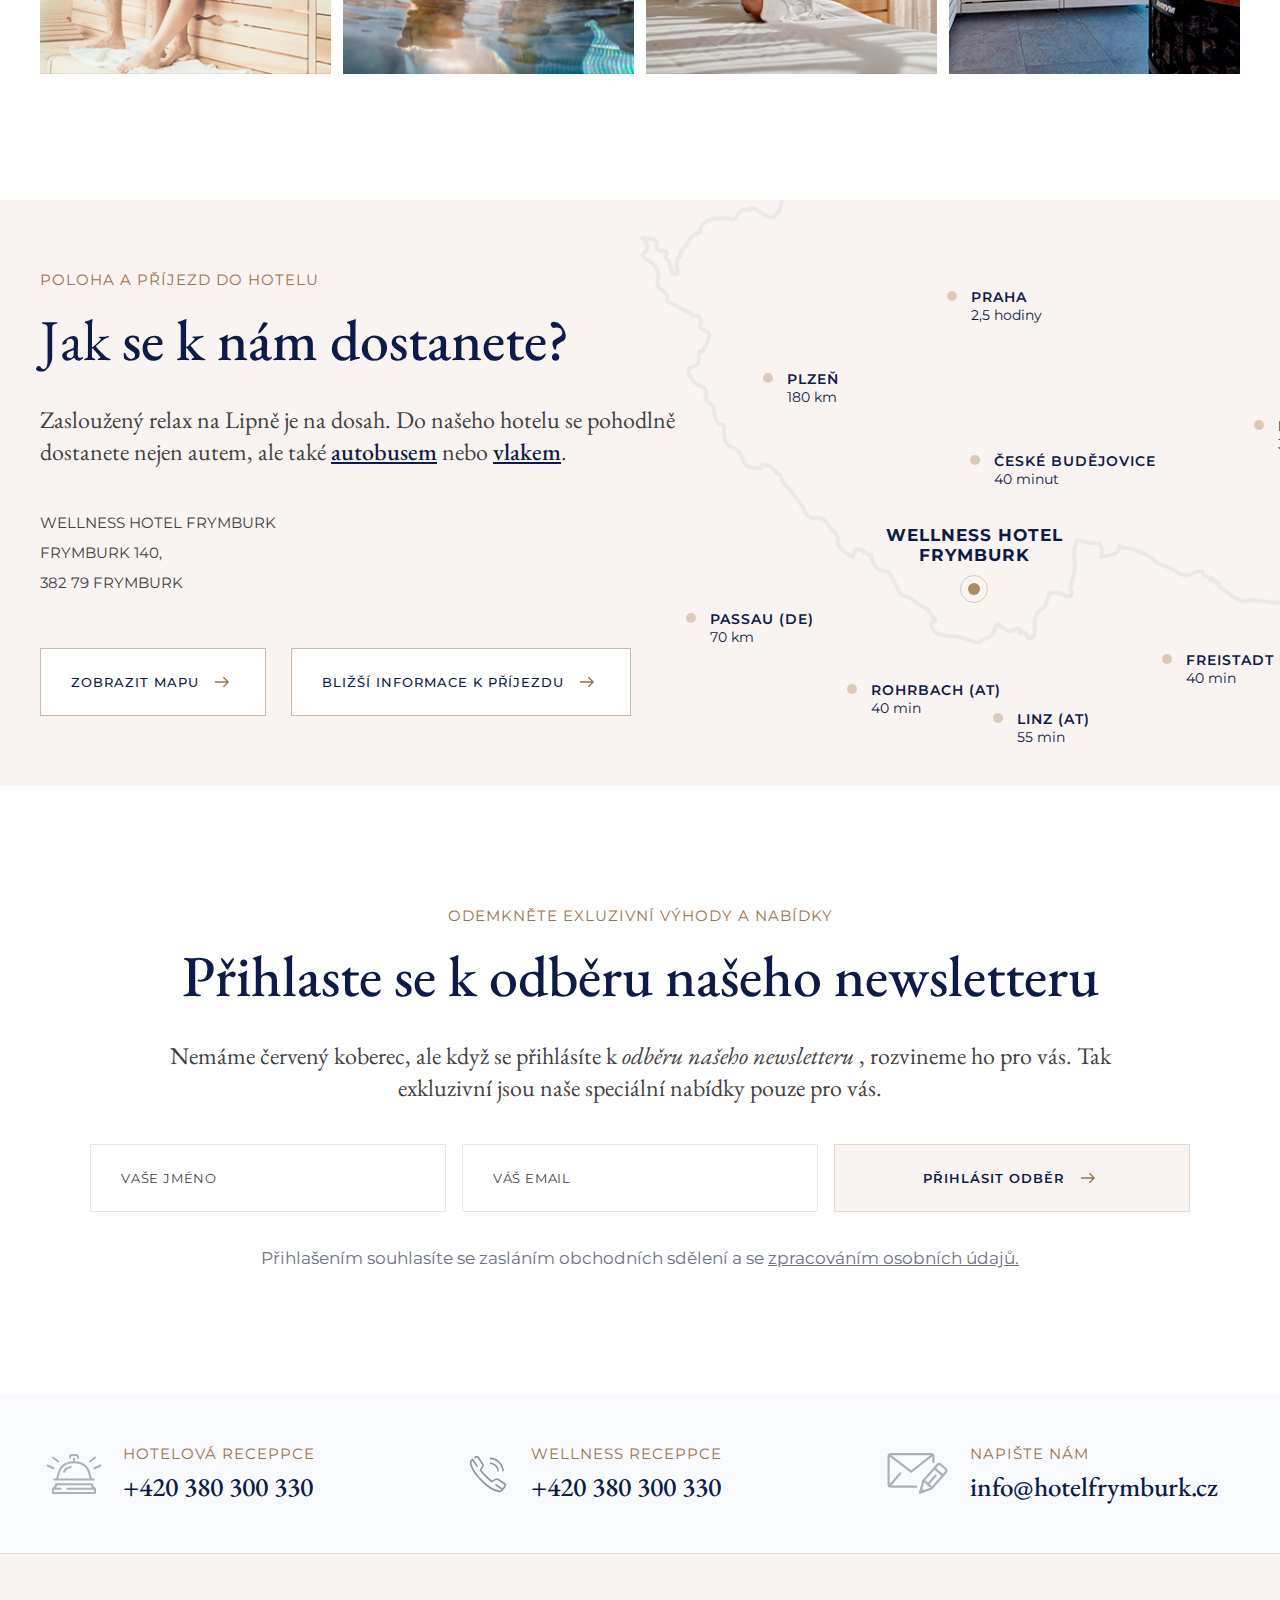
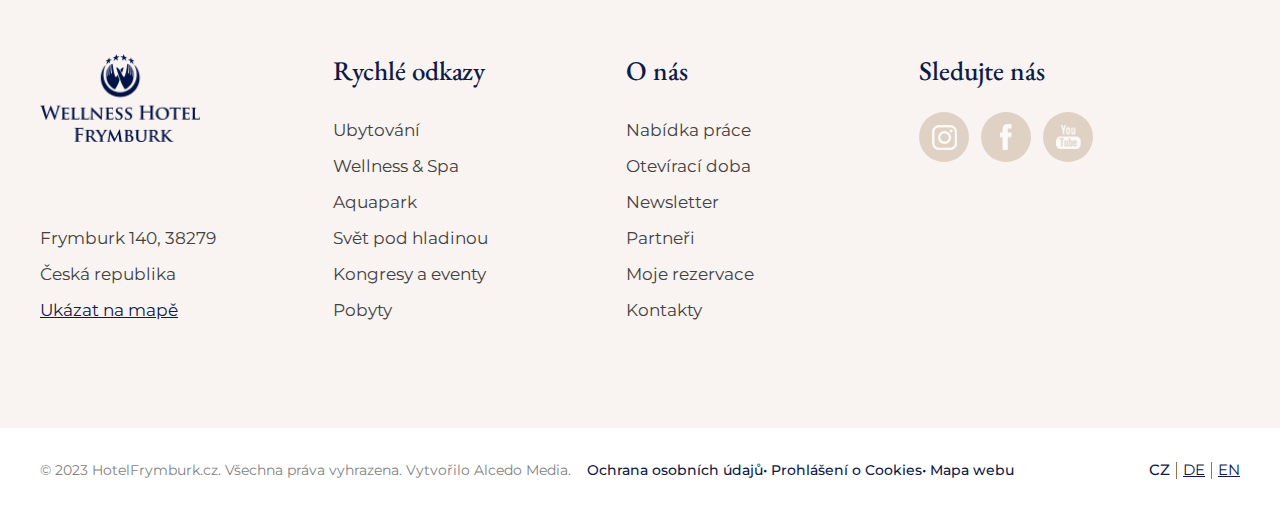
<file: sauna.html>
<!DOCTYPE html>
<html lang="en">

<head>
    <meta charset="UTF-8" />
    <meta http-equiv="X-UA-Compatible" content="IE=edge" />
    <meta name="viewport" content="width=device-width, initial-scale=1.0" />
    <link rel="preconnect" href="https://fonts.googleapis.com">
    <link rel="preconnect" href="https://fonts.gstatic.com" crossorigin>
    <link
        href="https://fonts.googleapis.com/css2?family=EB+Garamond:ital,wght@0,400;0,500;0,600;0,700;0,800;1,400;1,500;1,600;1,700;1,800&family=Jost:wght@400;500;700&family=Montserrat:ital,wght@0,300;0,400;0,500;0,600;0,700;0,800;0,900;1,300;1,400;1,500;1,600;1,700;1,800;1,900&display=swap"
        rel="stylesheet">
    <link rel="stylesheet" href="css/main.css" />
    <title>Saunový svět</title>
</head>

<body>
    <main class="main sm">
        <!-- header start
    =========================================== -->
        <header class="header light" id="header">
            <div class="headerMenu" id="headerMenu">
            </div>
            <div class="headerSearch low" id="searchMenu">
                <div class="headerSearch__inner">
                    <form action="" class="headerSearch__inner-form">
                        <span id="searchClose">
                            zavřít
                        </span>
                        <label for="searchInput">Prohledat web:</label>
                        <div class="headerSearch__inner-row">
                            <div class="input">
                                <input type="text" placeholder="Hledaný výraz..." id="searchInput">
                            </div>
                            <button type="submit" class="button secondary">
                                <span>
                                    <svg>
                                        <use xlink:href="#searchIcon"></use>
                                    </svg>
                                </span>
                                vyhledat
                            </button>
                        </div>
                    </form>
                </div>
            </div>
            <div class="auto__container">
                <div class="header__inner">
                    <a href="index.html" class="header__inner-logo">
                        <img class="light" src="./images/logo.png" alt="" />
                        <img class="dark" src="./images/logo-dark.png" alt="" />
                    </a>
                    <nav class="nav" id="menu">
                        <ul class="nav__inner">
                            <li>
                                <a id="navMenuBtn">
                                    hotel
                                </a>
                            </li>
                            <li>
                                <a href="#">
                                    top nabídka
                                </a>
                            </li>
                            <li>
                                <a href="spa.html">
                                    Wellness & spa
                                </a>
                            </li>
                            <li>
                                <a href="#">
                                    Aquapark
                                </a>
                            </li>
                            <li>
                                <a href="#">
                                    Svět pod hladinou
                                </a>
                            </li>
                            <li>
                                <a href="#">
                                    pro firmy
                                </a>
                            </li>
                            <li>
                                <a href="activity.html">
                                    aktivity
                                </a>
                            </li>
                            <div class="nav__inner-buttons">
                                <a href="tel:+420 374 768 687" class="button light">
                                    +420 374 768 687
                                </a>
                                <a href="#" class="button light">
                                    rezervovat
                                </a>
                                <div class="nav__inner-lang">
                                    <a href="#">
                                        deutsch
                                    </a>
                                    <hr>
                                    <a href="#">
                                        english
                                    </a>
                                </div>
                            </div>
                        </ul>
                        <div class="navMenu" id="navMenu">
                            <div class="navMenu__inner">
                                <div class="navMenu__inner-col">
                                    <a href="rooms.html">
                                        Naše pokoje
                                    </a>
                                    <a href="#">
                                        Ceník ubytování
                                    </a>
                                    <a href="#">
                                        Fotogalerie
                                    </a>
                                    <a href="#">
                                        Areál hotelu
                                    </a>
                                    <a href="#">
                                        Bezbariérový přístup
                                    </a>
                                </div>
                                <div class="navMenu__inner-col">
                                    <div class="navMenu__item">
                                        <h5 class="title5 navMenu__item-btn">
                                            Kongresy a firemní akce
                                        </h5>
                                        <div class="navMenu__item-dropdown">
                                            <a href="#">
                                                Multifunkční sály
                                            </a>
                                            <a href="#">
                                                Catering
                                            </a>
                                            <a href="#">
                                                Teambuilding
                                            </a>
                                        </div>
                                    </div>
                                    <a href="#">
                                        Pro školy
                                    </a>
                                </div>
                                <div class="navMenu__inner-col">
                                    <div class="navMenu__item">
                                        <h5 class="title5 navMenu__item-btn">
                                            Pro rodiny s dětmi
                                        </h5>
                                        <div class="navMenu__item-dropdown">
                                            <a href="water-world.html">
                                                Dětský vodní svět
                                            </a>
                                            <a href="#">
                                                Dětské masáže
                                            </a>
                                            <a href="#">
                                                Animační programy
                                            </a>
                                        </div>
                                    </div>
                                </div>
                            </div>
                        </div>
                    </nav>
                    <div class="header__inner-buttons">
                        <div class="lang">
                            <span>
                                cz
                            </span>
                            <div class="lang__menu">
                                <a href="#">EN</a>
                                <a href="#">DE</a>
                            </div>
                        </div>
                        <button class="header__inner-search" id="searchBtn">
                            <span>
                                <svg>
                                    <use xlink:href="#searchIcon"></use>
                                </svg>
                            </span>
                        </button>
                        <a href="#" class="header__inner-call">
                            <span>
                                <svg>
                                    <use xlink:href="#phone"></use>
                                </svg>
                            </span>
                        </a>
                        <a href="#" class="button uniq">
                            <span>
                                <svg>
                                    <use xlink:href="#bell"></use>
                                </svg>
                            </span>
                            rezervovat
                        </a>
                        <p class="header__inner-text">
                            MENU
                        </p>
                        <div class="burger" id="menuBtn">
                            <span></span>
                        </div>
                    </div>
                </div>
            </div>
        </header>
        <!-- header end
    =========================================== -->
        <!-- hero start
    =========================================== -->
        <section class="hero dark">
            <div class="hero__bg">
                <img src="./images/hero.png" alt="">
            </div>
            <div class="auto__container">
                <div class="hero__inner">
                    <div class="hero__inner-title">
                        <h1 class="title1 big">
                            Saunový svět
                        </h1>
                    </div>
                </div>
            </div>
        </section>
        <!-- hero end
    =========================================== -->
        <!-- intro start
    =========================================== -->
        <section class="intro">
            <div class="auto__container">
                <div class="intro__inner">
                    <div class="intro__inner-title">
                        <h6 class="title6">
                            <a href="#">hotel frymburk</a>
                            / <a href="#">pokoje hotelu</a>
                        </h6>
                        <h3 class="title3">
                            Vstupte do našeho
                            <i>saunového světa</i> a nechte se unášet vlnami tepla a relaxace!
                            Nabízíme vnitřní i venkovní sauny v nádherném přírodním prostředí. Přijďte si odpočinout a
                            regenerovat
                            <i>své tělo i mysl!</i>
                        </h3>
                    </div>
                    <div class="intro__inner-row" id="lightgallery">
                        <div class="introCard">
                            <div class="introCard__image lightItem" data-src="./images/rooms/rooms-page/1-big.jpg">
                                <img src="./images/rooms/rooms-page/1.jpg" alt="">
                                <span>
                                    <img src="./images/icons/search.png" alt="">
                                </span>
                            </div>
                            <div class="introCard__content">
                                <h6 class="title6">
                                    pro 1 osobu | 30m2
                                </h6>
                                <h3 class="title3">
                                    Jednolůžkový pokoj
                                </h3>
                                <p class="paragraph">
                                    Lorem ipsum dolor sit amet, consectetur adipiscing elit. Nam vitae nisi sapien. Nam
                                    facilisis tincidunt sem, id facilisis elit laoreet euismod.
                                </p>
                                <div class="button__row">
                                    <a href="#" data-src="" class="button light">
                                        detail pokoje
                                    </a>
                                    <a href="#" class="button primary">
                                        rezervovat
                                        <span>
                                            <svg>
                                                <use xlink:href="#arrow-long"></use>
                                            </svg>
                                        </span>
                                    </a>
                                </div>
                            </div>
                        </div>
                        <div class="introCard">
                            <div class="introCard__image lightItem" data-src="./images/rooms/rooms-page/2-big.jpg">
                                <img src="./images/rooms/rooms-page/2.jpg" alt="">
                                <span>
                                    <img src="./images/icons/search.png" alt="">
                                </span>
                            </div>
                            <div class="introCard__content">
                                <h6 class="title6">
                                    pro 2 osoby | 30m2
                                </h6>
                                <h3 class="title3">
                                    Dvoulůžkový pokoj
                                </h3>
                                <p class="paragraph">
                                    Lorem ipsum dolor sit amet, consectetur adipiscing elit. Nam vitae nisi sapien. Nam
                                    facilisis tincidunt sem, id facilisis elit laoreet euismod.
                                </p>
                                <div class="button__row">
                                    <a href="#" class="button light">
                                        detail pokoje
                                    </a>
                                    <a href="#" class="button primary">
                                        rezervovat
                                        <span>
                                            <svg>
                                                <use xlink:href="#arrow-long"></use>
                                            </svg>
                                        </span>
                                    </a>
                                </div>
                            </div>
                        </div>
                        <div class="introCard">
                            <div class="introCard__image lightItem" data-src="./images/rooms/rooms-page/3-big.jpg">
                                <img src="./images/rooms/rooms-page/3.jpg" alt="">
                                <span>
                                    <img src="./images/icons/search.png" alt="">
                                </span>
                            </div>
                            <div class="introCard__content">
                                <h6 class="title6">
                                    pro 3 osobu | 30m2
                                </h6>
                                <h3 class="title3">
                                    Třílůžkový pokoj
                                </h3>
                                <p class="paragraph">
                                    Lorem ipsum dolor sit amet, consectetur adipiscing elit. Nam vitae nisi sapien. Nam
                                    facilisis tincidunt sem, id facilisis elit laoreet euismod.
                                </p>
                                <div class="button__row">
                                    <a href="#" class="button light">
                                        detail pokoje
                                    </a>
                                    <a href="#" class="button primary">
                                        rezervovat
                                        <span>
                                            <svg>
                                                <use xlink:href="#arrow-long"></use>
                                            </svg>
                                        </span>
                                    </a>
                                </div>
                            </div>
                        </div>
                        <div class="introCard">
                            <div class="introCard__image lightItem" data-src="./images/rooms/rooms-page/4-big.jpg">
                                <img src="./images/rooms/rooms-page/4.jpg" alt="">
                                <span>
                                    <img src="./images/icons/search.png" alt="">
                                </span>
                            </div>
                            <div class="introCard__content">
                                <h6 class="title6">
                                    pro 4 osoby | 30m2
                                </h6>
                                <h3 class="title3">
                                    Rodinný Junior Suite
                                </h3>
                                <p class="paragraph">
                                    Lorem ipsum dolor sit amet, consectetur adipiscing elit. Nam vitae nisi sapien. Nam
                                    facilisis tincidunt sem, id facilisis elit laoreet euismod.
                                </p>
                                <div class="button__row">
                                    <a href="#" class="button light">
                                        detail pokoje
                                    </a>
                                    <a href="#" class="button primary">
                                        rezervovat
                                        <span>
                                            <svg>
                                                <use xlink:href="#arrow-long"></use>
                                            </svg>
                                        </span>
                                    </a>
                                </div>
                            </div>
                        </div>
                    </div>
                    <div class="intro__inner-text">
                        <p class="paragraph">
                            Lorem ipsum dolor sit amet, consectetur adipiscing elit. Nam vitae nisi sapien. Nam
                            facilisis tincidunt sem, id facilisis elit laoreet euismod. Nunc fermentum at ipsum a
                            fermentum. Nulla tempus leo ut pharetra volutpat. Sed sed venenatis leo. Maecenas dapibus
                            augue tortor, in tincidunt eros tincidunt vitae. Sed sodales lorem egestas, suscipit dolor
                            non, scelerisque nibh.
                        </p>
                        <h5 class="title5">
                            Lorem ipsum heading
                        </h5>
                        <p class="paragraph">
                            Nullam ultricies ligula eu erat pellentesque volutpat. In hac habitasse platea dictumst.
                            Vestibulum ante ipsum primis in <b>faucibus orci luctus</b> et ultrices posuere cubilia
                            curae; Fusce placerat luctus enim, quis feugiat nisi accumsan at. Donec condimentum ante in
                            urna ornare, sit amet tristique orci consequat. Cras consequat auctor elit, a feugiat tortor
                            blandit at. 
                            <a href="#">
                            Donec mi enim</a>, auctor sit amet consequat sollicitudin, vehicula sit amet nulla. Nullam eros dolor, scelerisque sollicitudin magna ut, rutrum convallis magna.
                        </p>
                    </div>
                </div>
            </div>
        </section>
        <!-- intro end
    =========================================== -->
        <!-- benefits start
    =========================================== -->
        <section class="benefits ex">
            <div class="auto__container">
                <div class="benefits__inner">
                    <div class="benefits__inner-content">
                        <h6 class="title6">
                            získejte výhody s přímou rezervací
                        </h6>
                        <h2 class="title2">
                            Ke každému pobytu <strong>získáte v ceně</strong>
                        </h2>
                    </div>
                    <div class="benefits__inner-row">
                        <div class="benefitsItem">
                            <div class="benefitsItem__icon">
                                <img src="./images/benefits/sauna.svg" alt="">
                            </div>
                            <p class="paragraph">
                                Neomezený vstup do <br> <strong>saunového světa</strong>
                            </p>
                        </div>
                        <div class="benefitsItem">
                            <div class="benefitsItem__icon big">
                                <img src="./images/benefits/pool.svg" alt="">
                            </div>
                            <p class="paragraph">
                                Neomezený vstup <br>
                                do <strong>aquaparku</strong>
                            </p>
                        </div>
                        <div class="benefitsItem">
                            <div class="benefitsItem__icon">
                                <img src="./images/benefits/dress.svg" alt="">
                            </div>
                            <p class="paragraph">
                                <strong>Zapůjčení</strong> ručníků, <br>
                                županu a pantoflí
                            </p>
                        </div>
                        <div class="benefitsItem">
                            <div class="benefitsItem__icon">
                                <img src="./images/benefits/faceMask.svg" alt="">
                            </div>
                            <p class="paragraph">
                                <strong>Sleva 10%</strong> na <br>
                                procedury a masáže
                            </p>
                        </div>
                    </div>
                </div>
            </div>
        </section>
        <!-- benefits end
    =========================================== -->
        <!-- stay start
    =========================================== -->
        <section class="stay">
            <div class="auto__container">
                <div class="stay__inner">
                    <div class="stay__inner-title">
                        <h6 class="title6">
                            wellness pobyty
                        </h6>
                        <h2 class="title2">
                            Zvýhodněné <strong>pobytové balíčky</strong>
                        </h2>
                        <p class="paragraph big">
                            Máme pro Vás neodolatelný návrh - <i>wellness pobyty</i> s neomezeným vstupem do bazénu a
                            saunového světa,
                            včetně
                            mnoha procedur, které Vás uvolní a nabijí energií. Nezapomenutelný zážitek plný relaxace a
                            pohody začíná
                            zde!
                        </p>
                    </div>
                    <div class="stay__inner-row-wrapper">
                        <div class="stay__inner-row">
                            <div class="stayItem">
                                <div class="stayItem__inner">
                                    <div class="stayItem__image">
                                        <img src="./images/stay/1.jpg" alt="">
                                    </div>
                                    <div class="stayItem__content">
                                        <h6 class="title6">
                                            Platnost od 09.01 do 31.3.2023
                                        </h6>
                                        <h4 class="title4">
                                            Wellness pobyt pro dva
                                            s polopenzí
                                        </h4>
                                        <ul>
                                            <li>
                                                skipas pro dva na Hochfichtu v ceně
                                            </li>
                                            <li>
                                                sportovní masáž pro dva
                                            </li>
                                            <li>
                                                polopenze pro dva v ceně
                                            </li>
                                        </ul>
                                        <a href="#" class="button secondary">
                                            od 3290 Kč za osobu na 3 noci
                                            <span>
                                                <svg>
                                                    <use xlink:href="#arrow-long"></use>
                                                </svg>
                                            </span>
                                        </a>
                                    </div>
                                </div>
                            </div>
                            <div class="stayItem">
                                <div class="stayItem__inner">
                                    <div class="stayItem__image">
                                        <img src="./images/stay/2.jpg" alt="">
                                    </div>
                                    <div class="stayItem__content">
                                        <h6 class="title6">
                                            Platnost od 09.01 do 31.3.2023
                                        </h6>
                                        <h4 class="title4">
                                            Wellness balíček Pro dva
                                        </h4>
                                        <ul>
                                            <li>
                                                skipas pro dva na Hochfichtu v ceně
                                            </li>
                                            <li>
                                                sportovní masáž pro dva
                                            </li>
                                            <li>
                                                polopenze pro dva v ceně
                                            </li>
                                        </ul>
                                        <a href="#" class="button secondary">
                                            od 3290 Kč za osobu na 3 noci
                                            <span>
                                                <svg>
                                                    <use xlink:href="#arrow-long"></use>
                                                </svg>
                                            </span>
                                        </a>
                                    </div>
                                </div>
                            </div>
                            <div class="stayItem">
                                <div class="stayItem__inner">
                                    <div class="stayItem__image">
                                        <img src="./images/stay/3.jpg" alt="">
                                    </div>
                                    <div class="stayItem__content">
                                        <h6 class="title6">
                                            Platnost od 09.01 do 31.3.2023
                                        </h6>
                                        <h4 class="title4">
                                            Lyžařský pobyt na Lipně
                                        </h4>
                                        <ul>
                                            <li>
                                                skipas pro dva na Hochfichtu v ceně
                                            </li>
                                            <li>
                                                sportovní masáž pro dva
                                            </li>
                                            <li>
                                                polopenze pro dva v ceně
                                            </li>
                                        </ul>
                                        <a href="#" class="button secondary">
                                            od 3290 Kč za osobu na 3 noci
                                            <span>
                                                <svg>
                                                    <use xlink:href="#arrow-long"></use>
                                                </svg>
                                            </span>
                                        </a>
                                    </div>
                                </div>
                            </div>
                            <div class="stayItem">
                                <div class="stayItem__inner">
                                    <div class="stayItem__image">
                                        <img src="./images/stay/1.jpg" alt="">
                                    </div>
                                    <div class="stayItem__content">
                                        <h6 class="title6">
                                            Platnost od 09.01 do 31.3.2023
                                        </h6>
                                        <h4 class="title4">
                                            Wellness pobyt pro dva
                                            s polopenzí
                                        </h4>
                                        <ul>
                                            <li>
                                                skipas pro dva na Hochfichtu v ceně
                                            </li>
                                            <li>
                                                sportovní masáž pro dva
                                            </li>
                                            <li>
                                                polopenze pro dva v ceně
                                            </li>
                                        </ul>
                                        <a href="#" class="button secondary">
                                            od 3290 Kč za osobu na 3 noci
                                            <span>
                                                <svg>
                                                    <use xlink:href="#arrow-long"></use>
                                                </svg>
                                            </span>
                                        </a>
                                    </div>
                                </div>
                            </div>
                        </div>
                        <div class="arrows">
                            <button type="button" class="prev">
                                <svg>
                                    <use xlink:href="#arrow-right"></use>
                                </svg>
                            </button type="button">
                            <button type="button" class="next">
                                <svg>
                                    <use xlink:href="#arrow-right"></use>
                                </svg>
                            </button type="button">
                        </div>
                    </div>
                </div>
            </div>
        </section>
        <!-- stay end
    =========================================== -->
        <!-- news start
    =========================================== -->
        <section class="news">
            <div class="auto__container">
                <div class="news__inner">
                    <div class="news__inner-title">
                        <h6 class="title6">
                            co je u nás nového?
                        </h6>
                        <h2 class="title2">
                            <strong>Novinky, zajímavosti a akce</strong> z hotelu
                        </h2>
                        <p class="paragraph big">
                            Jste připraveni nechat se rozmazlovat? Ve Wellness Hotelu Frymburk posouváme hýčkání na
                            zcela novou
                            úroveň. <br> Tak se pohodlně usaďte, relaxujte a zbytek nechte na nás.
                        </p>
                    </div>
                    <div class="news__inner-row-wrapper">
                        <div class="news__inner-row">
                            <div class="newsItem">
                                <div class="newsItem__inner">
                                    <a href="#" class="newsItem__image">
                                        <img src="./images/news/1.jpg" alt="">
                                    </a>
                                    <div class="newsItem__content">
                                        <h6 class="title6">
                                            novinky ∙ 27.2.2023
                                        </h6>
                                        <h5 class="title5">
                                            <a href="#">
                                                Slavnostní znovuotevření venkovních bazénů se slevou 30%
                                            </a>
                                        </h5>
                                        <p class="paragraph sm">
                                            Přijďte se k nám do Wellness Hotelu Frymburk uvolnit a zrelaxovat, v týdnu
                                            či o víkendu na Vás
                                            čekají saunéři.
                                        </p>
                                        <a href="#">
                                            pokračování článku
                                        </a>
                                    </div>
                                </div>
                            </div>
                            <div class="newsItem">
                                <div class="newsItem__inner">
                                    <a href="#" class="newsItem__image">
                                        <img src="./images/news/2.jpg" alt="">
                                    </a>
                                    <div class="newsItem__content">
                                        <h6 class="title6">
                                            akce v hotelu ∙ 21.2.2023
                                        </h6>
                                        <h5 class="title5">
                                            <a href="#">
                                                Dne 25.5.2023 proběhne další Ceremoniální saunová noc
                                            </a>
                                        </h5>
                                        <p class="paragraph sm">
                                            Přijďte se k nám do Wellness Hotelu Frymburk uvolnit a zrelaxovat, v týdnu
                                            či o víkendu na Vás
                                            čekají saunéři.
                                        </p>
                                        <a href="#">
                                            pokračování článku
                                        </a>
                                    </div>
                                </div>
                            </div>
                            <div class="newsItem">
                                <div class="newsItem__inner">
                                    <a href="#" class="newsItem__image">
                                        <img src="./images/news/3.jpg" alt="">
                                    </a>
                                    <div class="newsItem__content">
                                        <h6 class="title6">
                                            výhodné nabídky ∙ 21.2.2023
                                        </h6>
                                        <h5 class="title5">
                                            <a href="#">
                                                Využijte naší speciální slevu 20% na Velikonoční pobyty 2023
                                            </a>
                                        </h5>
                                        <p class="paragraph sm">
                                            Přijďte se k nám do Wellness Hotelu Frymburk uvolnit a zrelaxovat, v týdnu
                                            či o víkendu na Vás
                                            čekají saunéři.
                                        </p>
                                        <a href="#">
                                            pokračování článku
                                        </a>
                                    </div>
                                </div>
                            </div>
                        </div>
                        <div class="arrows">
                            <button type="button" class="prev">
                                <svg>
                                    <use xlink:href="#arrow-right"></use>
                                </svg>
                            </button type="button">
                            <button type="button" class="next">
                                <svg>
                                    <use xlink:href="#arrow-right"></use>
                                </svg>
                            </button type="button">
                        </div>
                    </div>
                </div>
            </div>
        </section>
        <!-- news end
    =========================================== -->
        <!-- follow start
    =========================================== -->
        <section class="follow">
            <div class="auto__container">
                <div class="follow__inner">
                    <div class="follow__inner-title">
                        <h6 class="title6">
                            každodenní inspirace z našeho hotelu
                        </h6>
                        <h2 class="title2">
                            <i>Sledujte nás</i> <strong> na Instagramu a nechte se inspirovat</strong>
                        </h2>
                    </div>
                    <div class="follow__inner-row">
                        <a href="#" class="followItem">
                            <div class="followItem__image">
                                <img src="./images/follow/1.jpg" alt="">
                            </div>
                            <div class="followItem__content">
                                <div class="followItem__content-icon">
                                    <img src="./images/icons/social/instagram.png" alt="">
                                </div>
                            </div>
                        </a>
                        <a href="#" class="followItem">
                            <div class="followItem__image">
                                <img src="./images/follow/2.jpg" alt="">
                            </div>
                            <div class="followItem__content">
                                <div class="followItem__content-icon">
                                    <img src="./images/icons/social/instagram.png" alt="">
                                </div>
                            </div>
                        </a>
                        <a href="#" class="followItem">
                            <div class="followItem__image">
                                <img src="./images/follow/3.jpg" alt="">
                            </div>
                            <div class="followItem__content">
                                <div class="followItem__content-icon">
                                    <img src="./images/icons/social/instagram.png" alt="">
                                </div>
                            </div>
                        </a>
                        <a href="#" class="followItem">
                            <div class="followItem__image">
                                <img src="./images/follow/4.jpg" alt="">
                            </div>
                            <div class="followItem__content">
                                <div class="followItem__content-icon">
                                    <img src="./images/icons/social/instagram.png" alt="">
                                </div>
                            </div>
                        </a>
                    </div>
                </div>
            </div>
        </section>
        <!-- follow end
    =========================================== -->
        <!-- location start
    =========================================== -->
        <section class="location">
            <div class="auto__container">
                <div class="location__inner">
                    <div class="location__inner-content">
                        <h6 class="title6">
                            Poloha a příjezd do hotelu
                        </h6>
                        <h2 class="title2">
                            Jak <strong>se k nám dostanete?</strong>
                        </h2>
                        <p class="paragraph big">
                            Zasloužený relax na Lipně je na dosah. Do našeho hotelu se pohodlně dostanete nejen autem,
                            ale také <a href="#">autobusem</a> nebo <a href="#">vlakem</a>.
                        </p>
                        <p class="paragraph sm">
                            Wellness Hotel Frymburk <br>
                            Frymburk 140, <br>
                            382 79 FRYMBURK
                        </p>
                        <div class="location__inner-buttons">
                            <a href="#" class="button light">
                                zobrazit mapu
                                <span>
                                    <svg>
                                        <use xlink:href="#arrow-long"></use>
                                    </svg>
                                </span>
                            </a>
                            <a href="#" class="button light">
                                bližší informace k příjezdu
                                <span>
                                    <svg>
                                        <use xlink:href="#arrow-long"></use>
                                    </svg>
                                </span>
                            </a>
                        </div>
                    </div>
                    <div class="location__inner-map">
                        <img src="./images/map.png" alt="">
                        <div class="locationItem__wrapper">
                            <div class="locationItem">
                                <h6 class="title6">
                                    praha
                                </h6>
                                <p class="paragraph">
                                    2,5 hodiny
                                </p>
                            </div>
                            <div class="locationItem">
                                <h6 class="title6">
                                    plzeň
                                </h6>
                                <p class="paragraph">
                                    180 km
                                </p>
                            </div>
                            <div class="locationItem">
                                <h6 class="title6">
                                    české budějovice
                                </h6>
                                <p class="paragraph">
                                    40 minut
                                </p>
                            </div>
                            <div class="locationItem">
                                <h6 class="title6">
                                    brno
                                </h6>
                                <p class="paragraph">
                                    3,5 hodiny
                                </p>
                            </div>
                            <div class="locationItem main">
                                <h6 class="title6">
                                    Wellness hotel <br> frymburk
                                </h6>
                                <span></span>
                            </div>
                            <div class="locationItem">
                                <h6 class="title6">
                                    Passau (DE)
                                </h6>
                                <p class="paragraph">
                                    70 km
                                </p>
                            </div>
                            <div class="locationItem">
                                <h6 class="title6">
                                    rohrbach (AT)
                                </h6>
                                <p class="paragraph">
                                    40 min
                                </p>
                            </div>
                            <div class="locationItem">
                                <h6 class="title6">
                                    Linz (AT)
                                </h6>
                                <p class="paragraph">
                                    55 min
                                </p>
                            </div>
                            <div class="locationItem">
                                <h6 class="title6">
                                    freistadt (AT)
                                </h6>
                                <p class="paragraph">
                                    40 min
                                </p>
                            </div>
                        </div>

                    </div>
                </div>
            </div>
        </section>
        <!-- location end
    =========================================== -->
        <!-- newsletter start
    =========================================== -->
        <section class="newsletter">
            <div class="auto__container">
                <div class="newsletter__inner">
                    <div class="newsletter__inner-title">
                        <h6 class="title6">
                            odemkněte exluzivní výhody a nabídky
                        </h6>
                        <h2 class="title2">
                            Přihlaste se k odběru našeho newsletteru
                        </h2>
                        <p class="paragraph big">
                            Nemáme červený koberec, ale když se přihlásíte k <i>odběru našeho newsletteru</i> ,
                            rozvineme ho pro vás.
                            Tak exkluzivní jsou naše speciální nabídky pouze pro vás.
                        </p>
                    </div>
                    <form action="" class="newsletter__inner-form">
                        <div class="input">
                            <input type="text" placeholder="vaše jméno">
                        </div>
                        <div class="input">
                            <input type="email" placeholder="váš email">
                        </div>
                        <button type="submit" class="button light">
                            přihlásit odběr
                            <span>
                                <svg>
                                    <use xlink:href="#arrow-long"></use>
                                </svg>
                            </span>
                        </button>
                    </form>
                    <p class="paragraph">
                        Přihlašením souhlasíte se zasláním obchodních sdělení a se
                        <a href="#">zpracováním osobních údajů.</a>
                    </p>
                </div>
            </div>
        </section>
        <!-- newsletter end
    =========================================== -->
        <!-- contact start
    =========================================== -->
        <section class="contact">
            <div class="auto__container">
                <div class="contact__inner">
                    <a href="tel:+420 380 300 330" class="contactItem">
                        <div class="contactItem__icon big">
                            <img src="./images/icons/bell.svg" alt="">
                        </div>
                        <div class="contactItem__content">
                            <h6 class="title6">
                                Hotelová receppce
                            </h6>
                            <h5 class="title5">
                                +420 380 300 330
                            </h5>
                        </div>
                    </a>
                    <a href="tel:+420 380 300 330" class="contactItem">
                        <div class="contactItem__icon">
                            <img src="./images/icons/phone.svg" alt="">
                        </div>
                        <div class="contactItem__content">
                            <h6 class="title6">
                                wellness receppce
                            </h6>
                            <h5 class="title5">
                                +420 380 300 330
                            </h5>
                        </div>
                    </a>
                    <a href="mailto:info@hotelfrymburk.cz" class="contactItem">
                        <div class="contactItem__icon ex">
                            <img src="./images/icons/mail.svg" alt="">
                        </div>
                        <div class="contactItem__content">
                            <h6 class="title6">
                                napište nám
                            </h6>
                            <h5 class="title5">
                                info@hotelfrymburk.cz
                            </h5>
                        </div>
                    </a>
                </div>
            </div>
        </section>
        <!-- contact end
    =========================================== -->
        <!-- footer start
    =========================================== -->
        <footer class="footer">
            <div class="auto__container">
                <div class="footer__inner">
                    <div class="footer__inner-col">
                        <div class="footer__inner-logo">
                            <img src="./images/footer-logo.png" alt="">
                        </div>
                        <p class="paragraph sm">
                            Frymburk 140, 38279 <br>
                            Česká republika <br>
                            <a href="#">
                                Ukázat na mapě
                            </a>
                        </p>
                    </div>
                    <div class="footer__inner-col">
                        <h5 class="title5">
                            Rychlé odkazy
                        </h5>
                        <a href="#">
                            Ubytování
                        </a>
                        <a href="#">
                            Wellness & Spa
                        </a>
                        <a href="#">
                            Aquapark
                        </a>
                        <a href="#">
                            Svět pod hladinou
                        </a>
                        <a href="#">
                            Kongresy a eventy
                        </a>
                        <a href="#">
                            Pobyty
                        </a>
                    </div>
                    <div class="footer__inner-col">
                        <h5 class="title5">
                            O nás
                        </h5>
                        <a href="#">
                            Nabídka práce
                        </a>
                        <a href="#">
                            Otevírací doba
                        </a>
                        <a href="#">
                            Newsletter
                        </a>
                        <a href="#">
                            Partneři
                        </a>
                        <a href="#">
                            Moje rezervace
                        </a>
                        <a href="#">
                            Kontakty
                        </a>
                    </div>
                    <div class="footer__inner-col">
                        <h5 class="title5">
                            Sledujte nás
                        </h5>
                        <div class="footer__inner-social">
                            <a href="#">
                                <img src="./images/icons/social/instagram.png" alt="">
                            </a>
                            <a href="#" class="thin">
                                <img src="./images/icons/social/facebook.png" alt="">
                            </a>
                            <a href="#">
                                <img src="./images/icons/social/youtube.png" alt="">
                            </a>
                        </div>
                    </div>
                </div>
            </div>
        </footer>
        <div class="copy">
            <div class="auto__container">
                <div class="copy__inner">
                    <div class="copy__inner-text">
                        <p class="paragraph">
                            © 2023 HotelFrymburk.cz. Všechna práva vyhrazena. Vytvořilo Alcedo Media.
                        </p>
                        <div class="copy__inner-links">
                            <a href="#">
                                Ochrana osobních údajů
                            </a>
                            <a href="#">
                                <b>•</b> Prohlášení o Cookies
                            </a>
                            <a href="#">
                                <b>•</b> Mapa webu
                            </a>
                        </div>
                    </div>
                    <div class="copy__inner-lang">
                        <a href="#" class="active">
                            cz
                        </a>
                        <hr>
                        <a href="#">
                            DE
                        </a>
                        <hr>
                        <a href="#">
                            EN
                        </a>
                    </div>
                </div>
            </div>
        </div>
        <!-- footer end
    =========================================== -->
    </main>
    <!-- Sprites
    =========================================== -->
    <svg style="display: none">
        <symbol id="arrow-right" viewBox="0 96 960 960">
            <g>
                <path
                    d="m480 880.614-42.768-42.153 232.462-232.462H175.386v-59.998h494.308L437.232 313.539 480 271.386 784.614 576 480 880.614Z" />
            </g>
        </symbol>
        <symbol id="arrow-long" viewBox="0 96 960 960">
            <g>
                <path
                    d="m561.923 802.153-42.153-43.384 152.77-152.77H171.924v-59.998H672.54l-152.77-152.77 42.153-43.384L788.076 576 561.923 802.153Z" />
            </g>
        </symbol>
        <symbol id="searchIcon" viewBox="0 96 960 960">
            <g>
                <path
                    d="M781.692 919.076 530.461 667.845q-30 24.769-69 38.769t-80.692 14q-102.55 0-173.582-71.014t-71.032-173.537q0-102.524 71.014-173.601 71.014-71.076 173.538-71.076 102.523 0 173.6 71.032T625.384 476q0 42.846-14.385 81.846-14.385 39-38.385 67.846l251.231 251.231-42.153 42.153Zm-400.923-258.46q77.308 0 130.962-53.654Q565.385 553.308 565.385 476q0-77.308-53.654-130.962-53.654-53.654-130.962-53.654-77.308 0-130.962 53.654Q196.154 398.692 196.154 476q0 77.308 53.653 130.962 53.654 53.654 130.962 53.654Z" />
            </g>
        </symbol>
        <symbol id="bell" viewBox="0 0 85 85">
            <g>
                <g>
                    <line fill="none" stroke="currentColor" stroke-linecap="round" stroke-miterlimit="10"
                        stroke-width="2.5" x1="17.793" x2="67.208" y1="49.275" y2="49.275" />
                    <line fill="none" stroke="currentColor" stroke-miterlimit="10" stroke-width="2.5" x1="42.5"
                        x2="42.5" y1="27.057" y2="22.39" />
                    <g>
                        <g>
                            <line fill="none" stroke="currentColor" stroke-linecap="round" stroke-miterlimit="10"
                                stroke-width="2.5" x1="62.311" x2="68.764" y1="26.871" y2="21.934" />
                            <line fill="none" stroke="currentColor" stroke-linecap="round" stroke-miterlimit="10"
                                stroke-width="2.5" x1="68.152" x2="75.51" y1="35.323" y2="31.876" />
                        </g>
                        <g>
                            <line fill="none" stroke="currentColor" stroke-linecap="round" stroke-miterlimit="10"
                                stroke-width="2.5" x1="22.689" x2="16.236" y1="26.871" y2="21.934" />
                            <line fill="none" stroke="currentColor" stroke-linecap="round" stroke-miterlimit="10"
                                stroke-width="2.5" x1="16.848" x2="9.491" y1="35.323" y2="31.876" />
                        </g>
                    </g>
                    <g>
                        <path
                            d="     M68.779,66.394v-5.577c-4-1.397-4-5.418-4-5.418H20.221c0,0,0,4.021-4,5.418v5.577H68.779z"
                            fill="none" stroke="currentColor" stroke-linecap="round" stroke-linejoin="round"
                            stroke-miterlimit="10" stroke-width="2.5" />
                    </g>
                    <path
                        d="M64.707,49.131    c-1.666-1.846-2.183-3.607-2.356-4.668c-1.558-9.495-6.845-16.738-19.851-16.738c-13.005,0-18.292,7.243-19.85,16.738    c-0.174,1.061-0.69,2.822-2.356,4.668"
                        fill="none" stroke="currentColor" stroke-linecap="round" stroke-miterlimit="10"
                        stroke-width="2.5" />
                    <path d="M38.374,33.73    c-4.025,0.728-6.749,2.665-8.433,6.032" fill="none" stroke="currentColor"
                        stroke-linecap="round" stroke-miterlimit="10" stroke-width="2.5" />
                    <line fill="none" stroke="currentColor" stroke-linecap="round" stroke-linejoin="round"
                        stroke-miterlimit="10" stroke-width="2.5" x1="68.236" x2="34.208" y1="60.88" y2="60.88" />
                    <line fill="none" stroke="currentColor" stroke-linecap="round" stroke-linejoin="round"
                        stroke-miterlimit="10" stroke-width="2.5" x1="25.874" x2="16.875" y1="60.88" y2="60.88" />
                </g>
                <path
                    d="   M37.567,22.255c0,0,0-0.097,0-1.357s1.275-2.292,2.835-2.292H44.6c1.559,0,2.834,1.031,2.834,2.292s0,1.357,0,1.357"
                    fill="none" stroke="CurrentColor" stroke-linecap="round" stroke-linejoin="round"
                    stroke-miterlimit="10" stroke-width="2.5" />
            </g>
        </symbol>
        <symbol id="phone" viewBox="0 0 85 85">
            <path d="M45.301,26.104     c3.199,0.076,6.383,1.326,8.844,3.752c2.48,2.447,3.777,5.645,3.881,8.874"
                fill="none" stroke="currentColor" stroke-width="3.5" />
            <path d="M45.547,18.86     c4.957,0.136,9.877,2.079,13.688,5.835c3.807,3.754,5.818,8.64,6.027,13.591"
                fill="none" stroke="currentColor" stroke-width="3.5" />

            <path d="M64.701,65.86l-10.947-7.339" fill="none" stroke="currentColor" stroke-width="3.5" />
            <path
                d="M26.326,31.296l-7.271-10.917    c-0.476,0.427-0.773,0.707-0.773,0.707c-2.731,2.433-2.124,4.56-2.124,4.56C18.002,38.65,31.692,51.18,32.738,52.27    c1.413,1.312,13.641,14.723,26.648,16.553c0,0,2.127,0.605,4.559-2.13l0.756-0.832c0.936-1.235,4.146-5.39,4.176-6.084    c0,0,0.305-1.364-1.293-2.503l-9.574-6.375c0,0-1.672-1.52-4.025-0.227l-5.771,3.193c0,0-5.791-4.596-9.001-8.076    c-3.483-3.205-8.087-8.99-8.087-8.99l3.188-5.773C35.603,28.67,34.083,27,34.083,27l-6.388-9.566    c-1.139-1.593-2.506-1.29-2.506-1.29c-0.705,0.032-1.968,0.844-3.222,1.802"
                fill="none" stroke="currentColor" stroke-width="3.5" />
        </symbol>
        <symbol id="minus" viewBox="0 96 960 960" fill="currentColor">
            <path d="M200 616v-80h560v80H200Z" />
        </symbol>
        <symbol id="add" viewBox="0 96 960 960" fill="currentColor">
            <path d="M440 856V616H200v-80h240V296h80v240h240v80H520v240h-80Z" />
        </symbol>
        <symbol id="chevronBot" viewBox="0 96 960 960" fill="currentColor">
            <path d="M480 711 240 471l56-56 184 184 184-184 56 56-240 240Z" />
        </symbol>
    </svg>
    <!-- js
    =========================================== -->
    <script src="./js/jquery.js"></script>
    <script src="./js/slick.min.js"></script>
    <script src="js/lightgallery.min.js"></script>
    <script src="js/lg-thumbnail.min.js"></script>
    <script src="js/lg-zoom.min.js"></script>
    <script src="./js/main.js"></script>
    <script type="text/javascript">
        lightGallery(document.getElementById('lightgallery'), {
            plugins: [lgZoom, lgThumbnail],
            licenseKey: 'your_license_key',
            speed: 500,
            zoomFromOrigin: false,
            selector: '.lightItem',
            // ... other settings
        });
    </script>
</body>

</html>
</file>
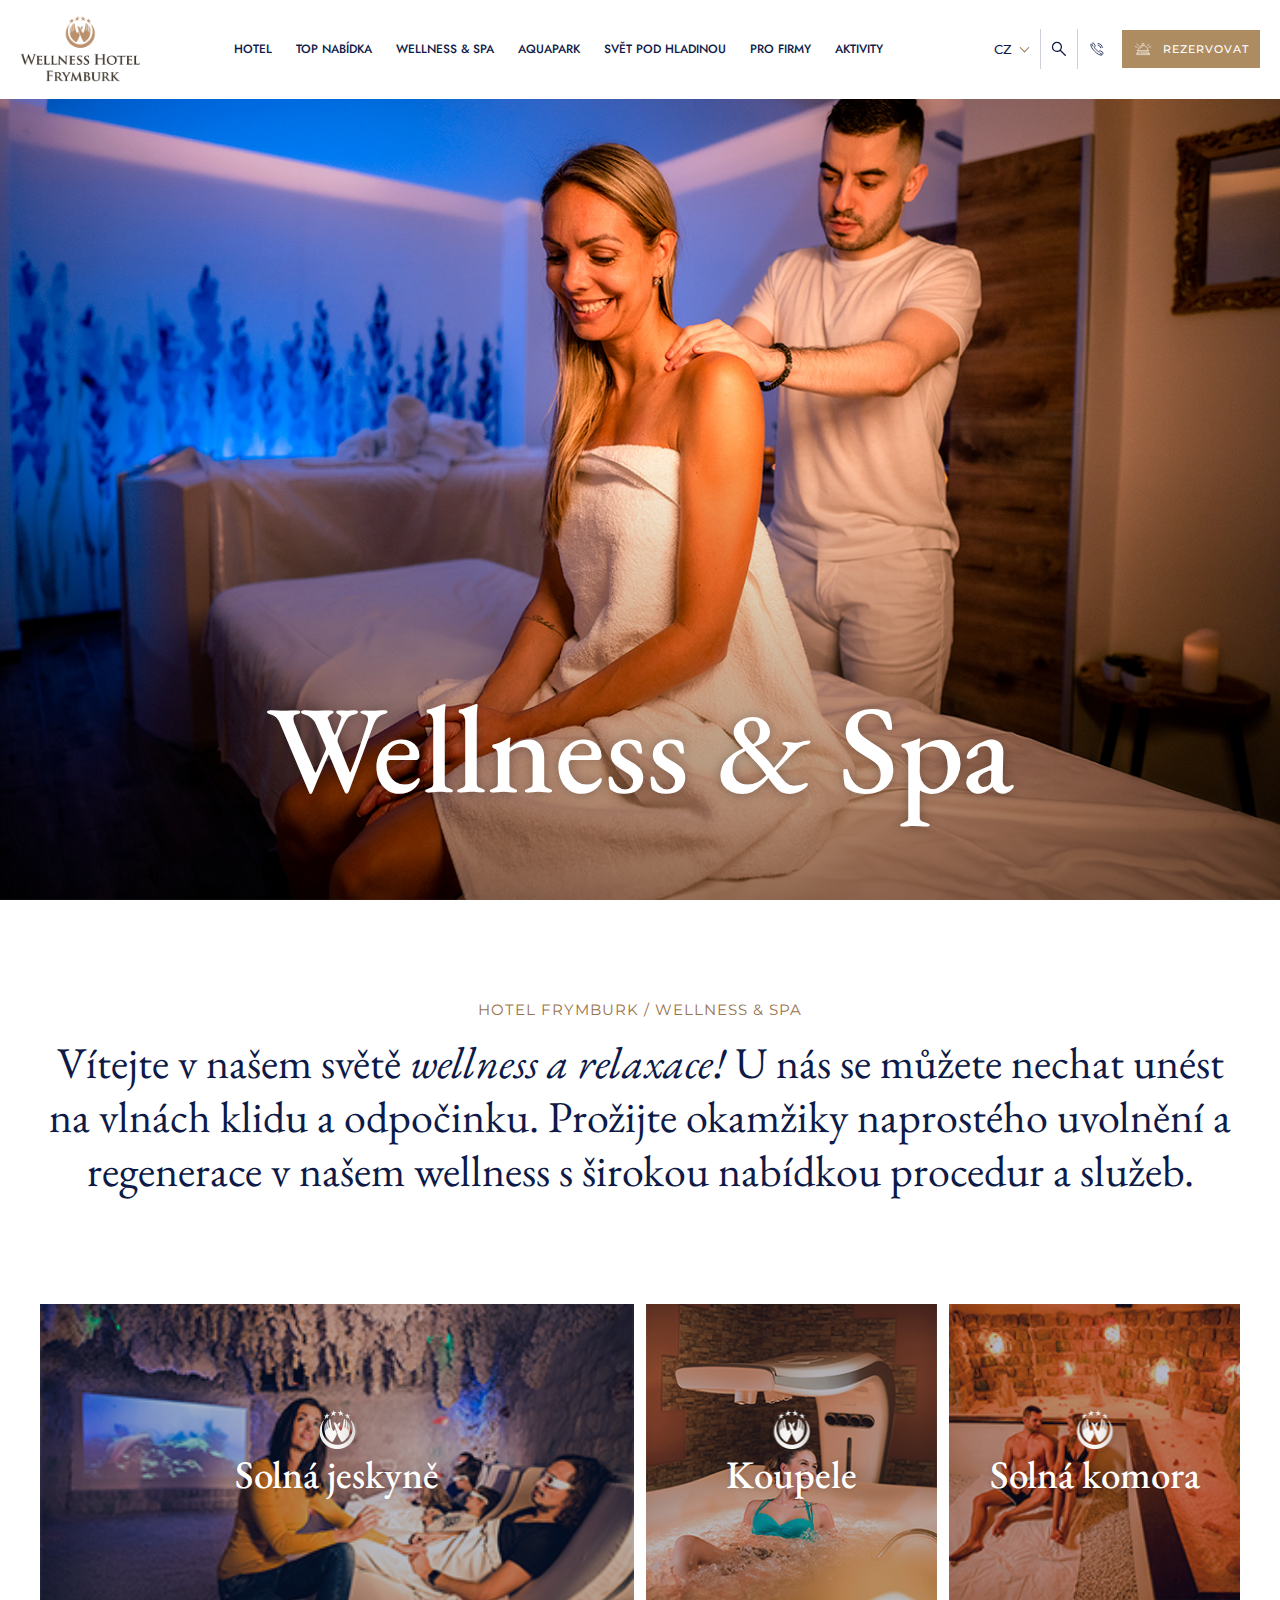
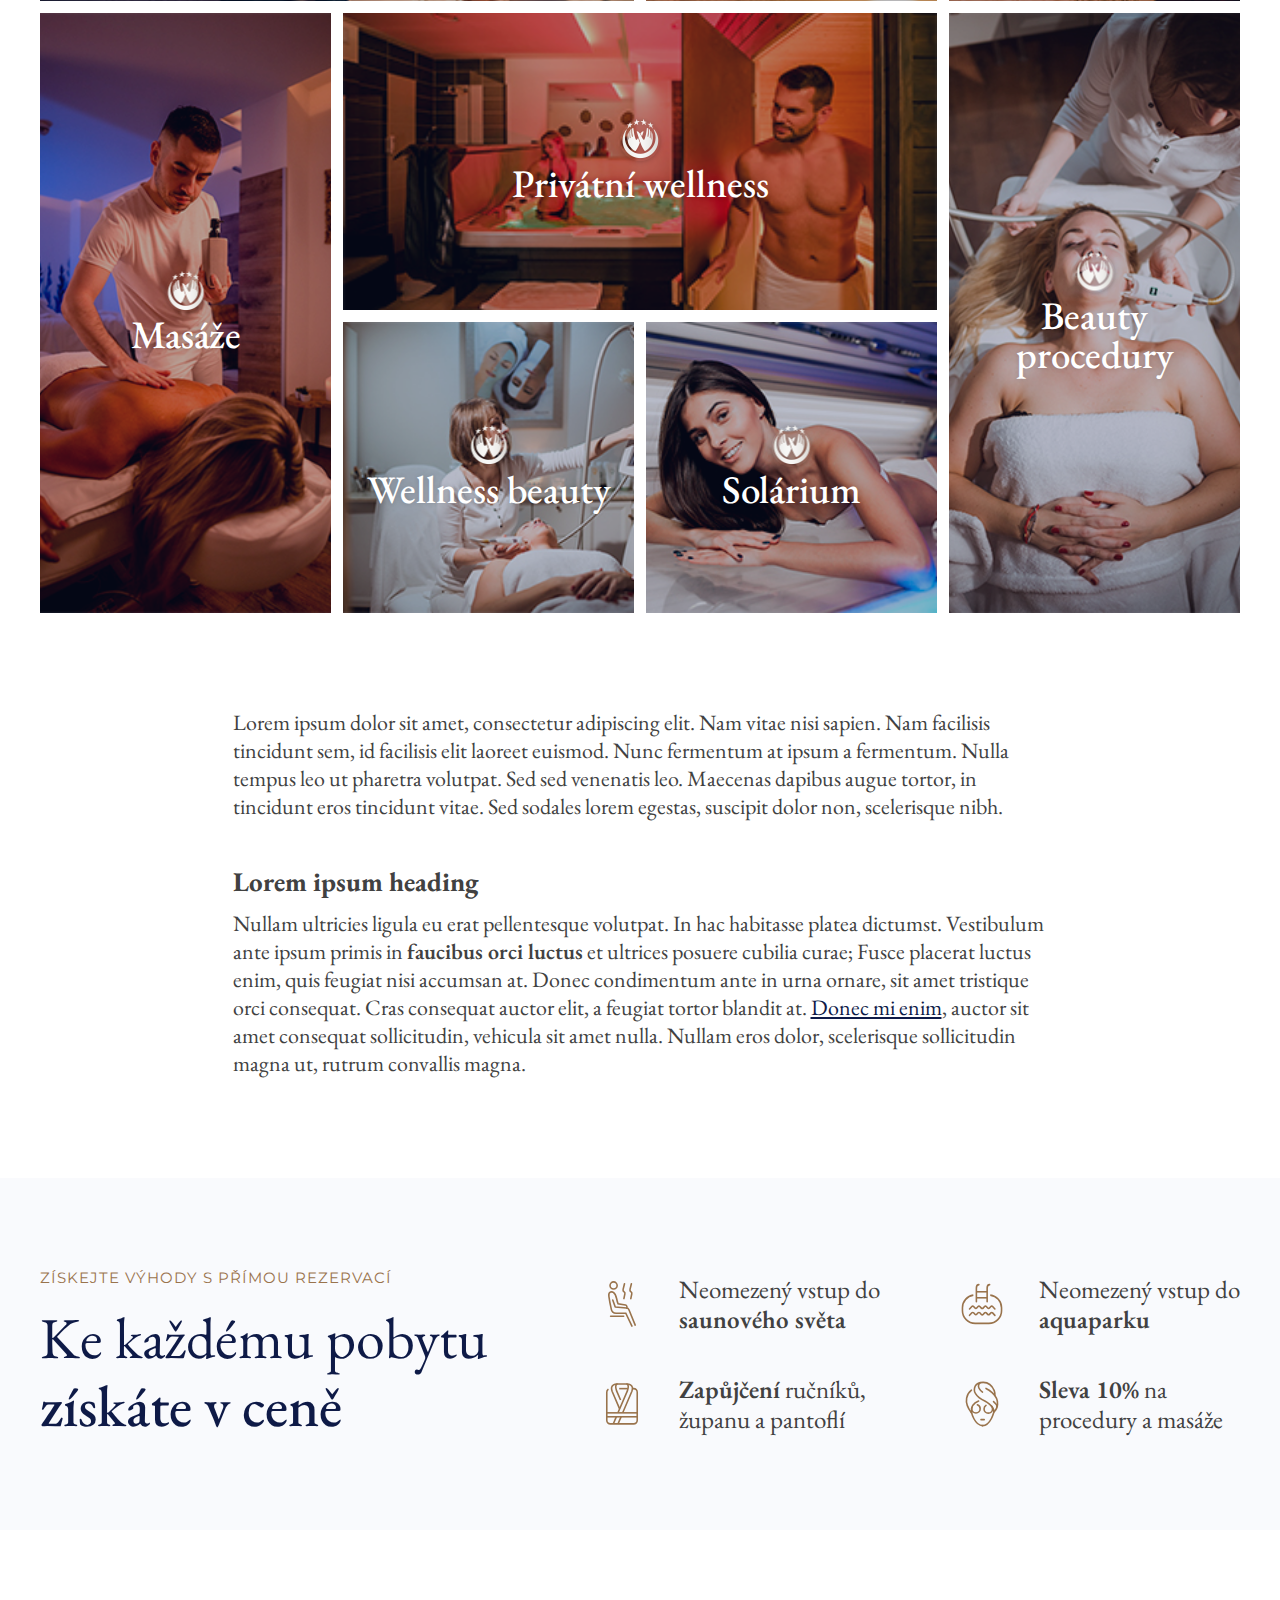
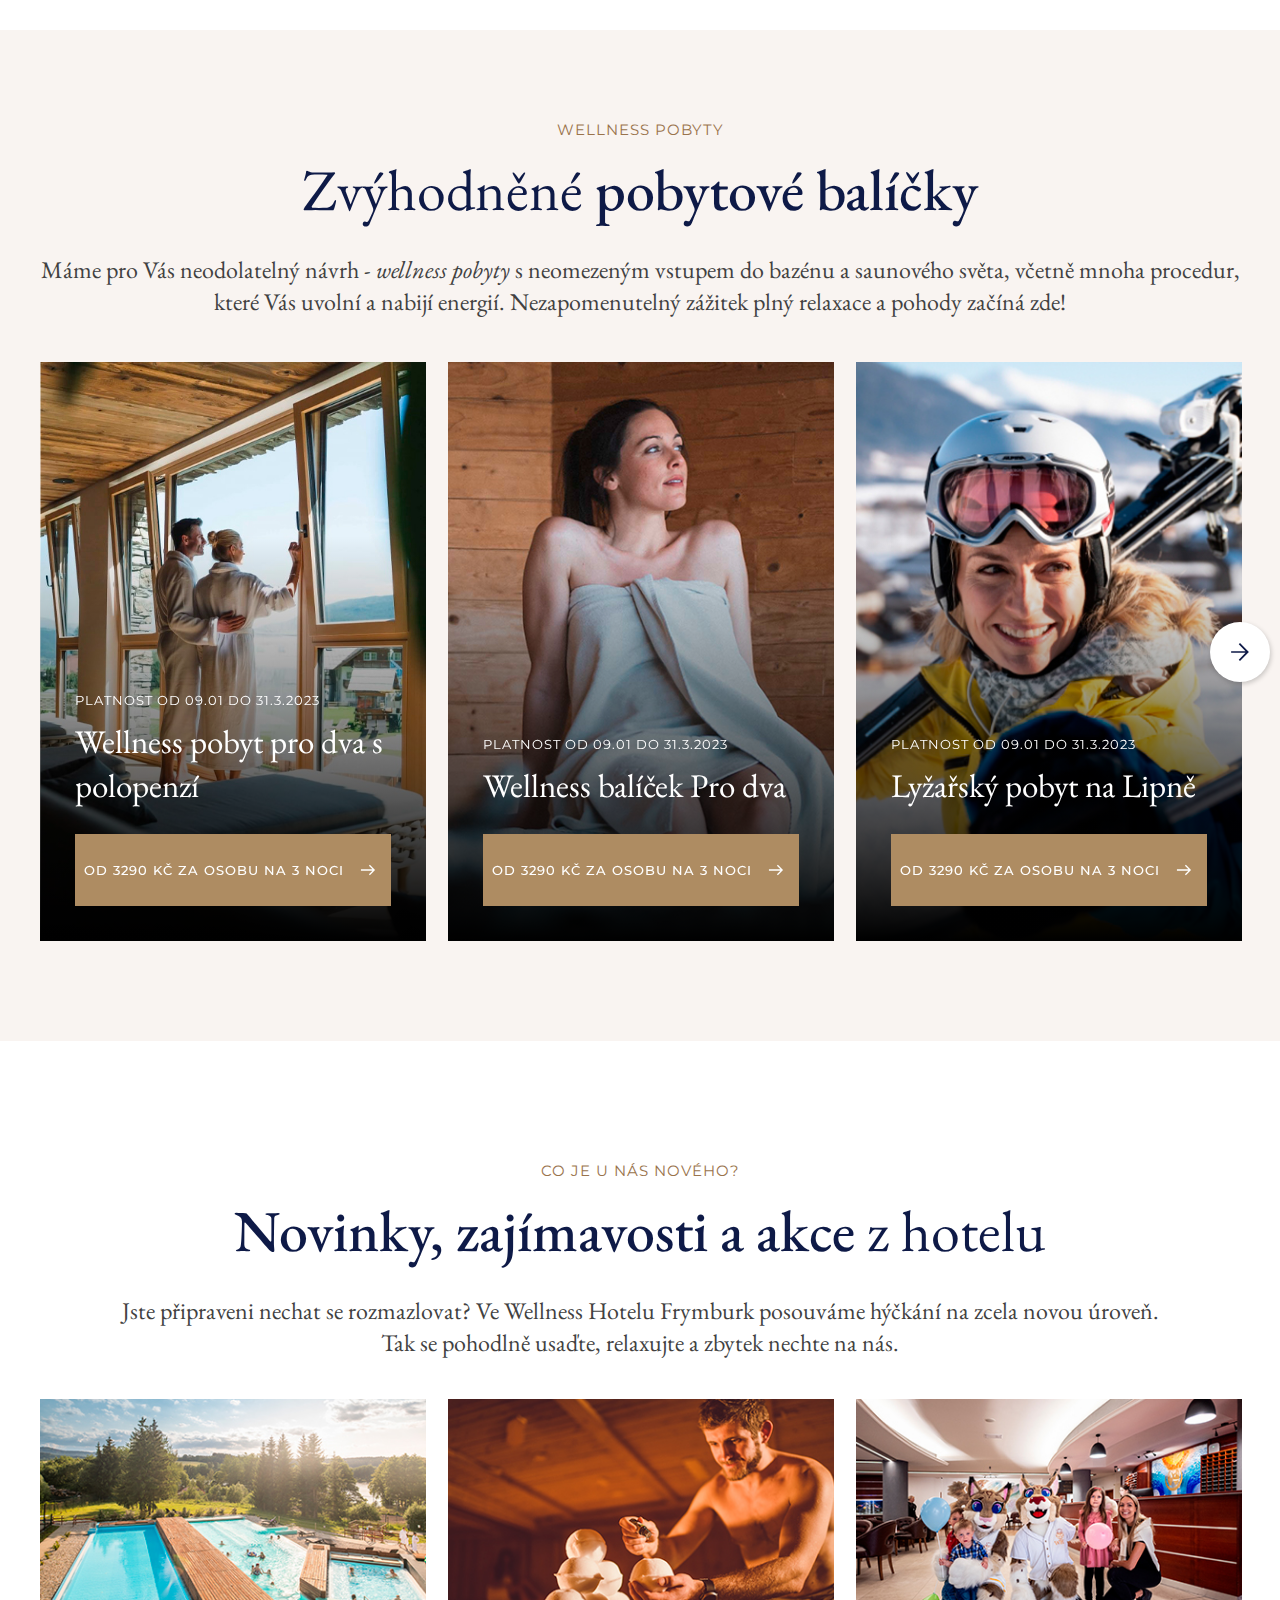
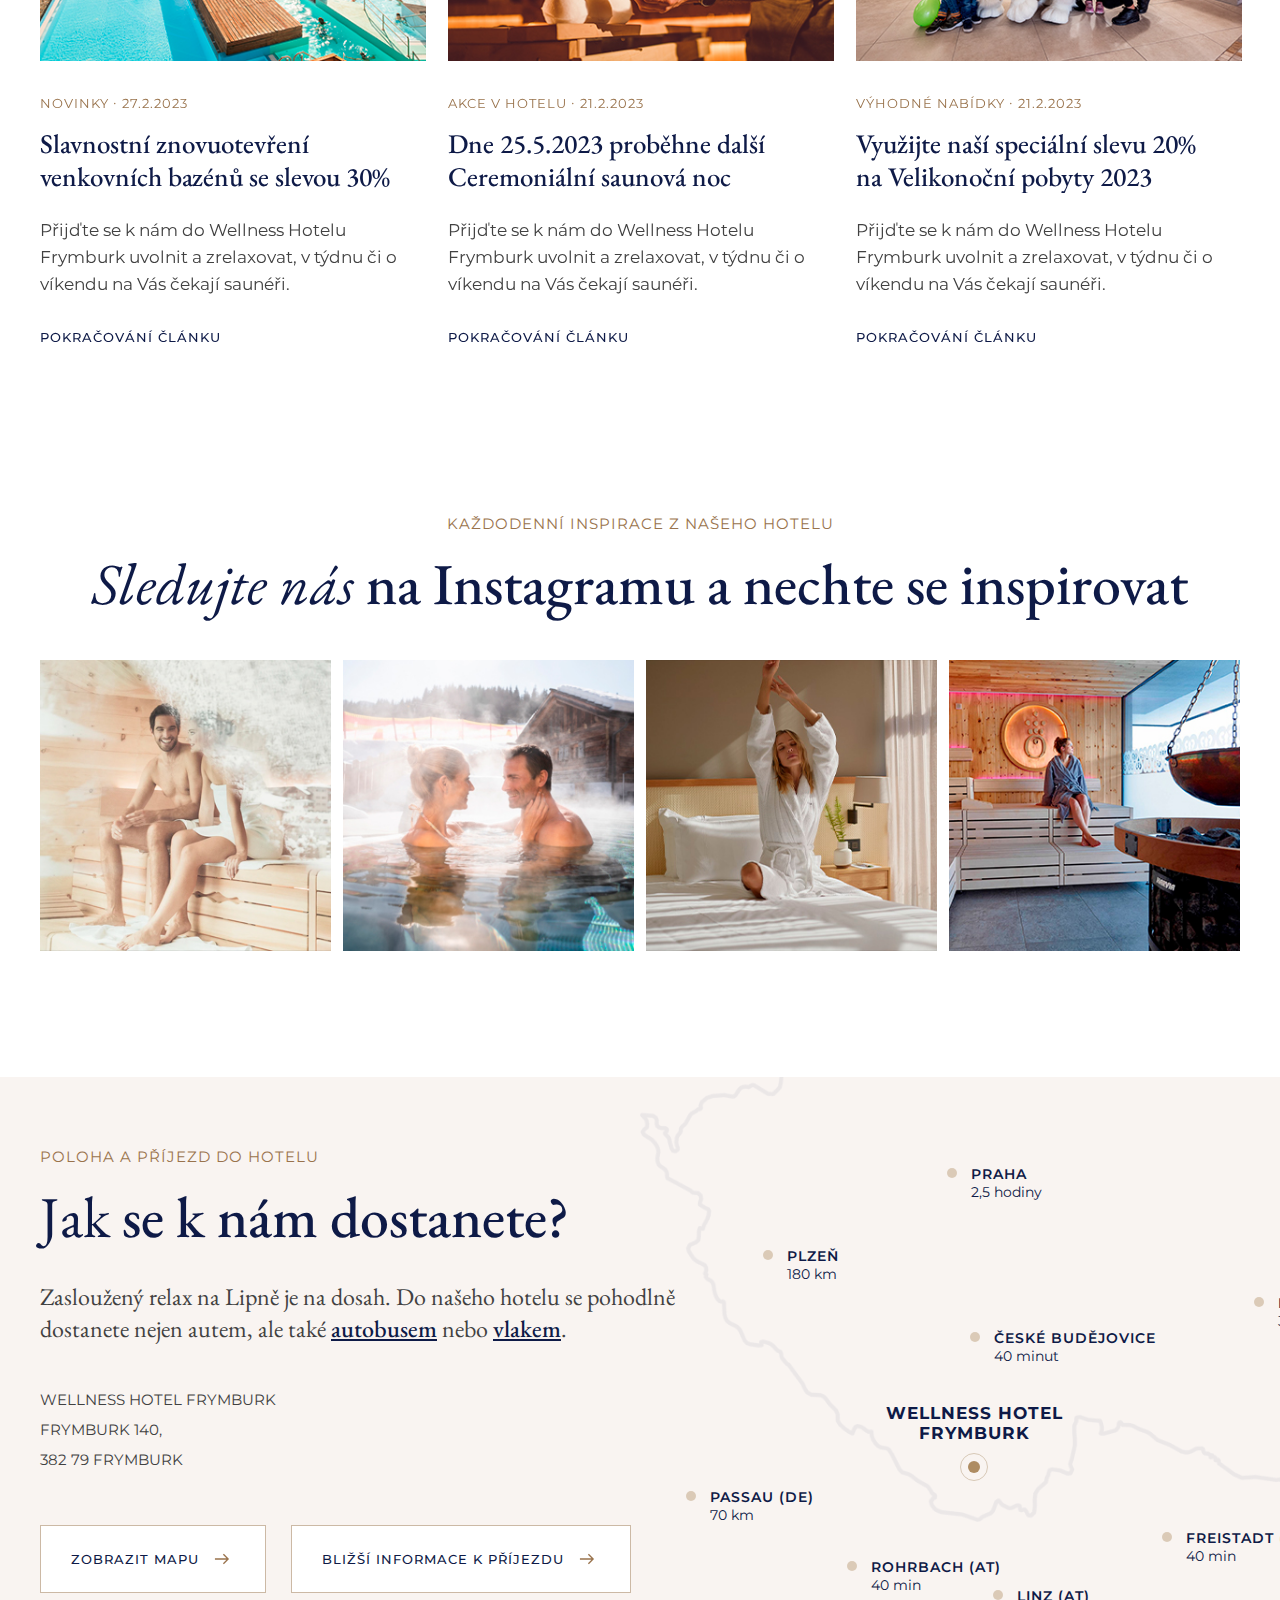
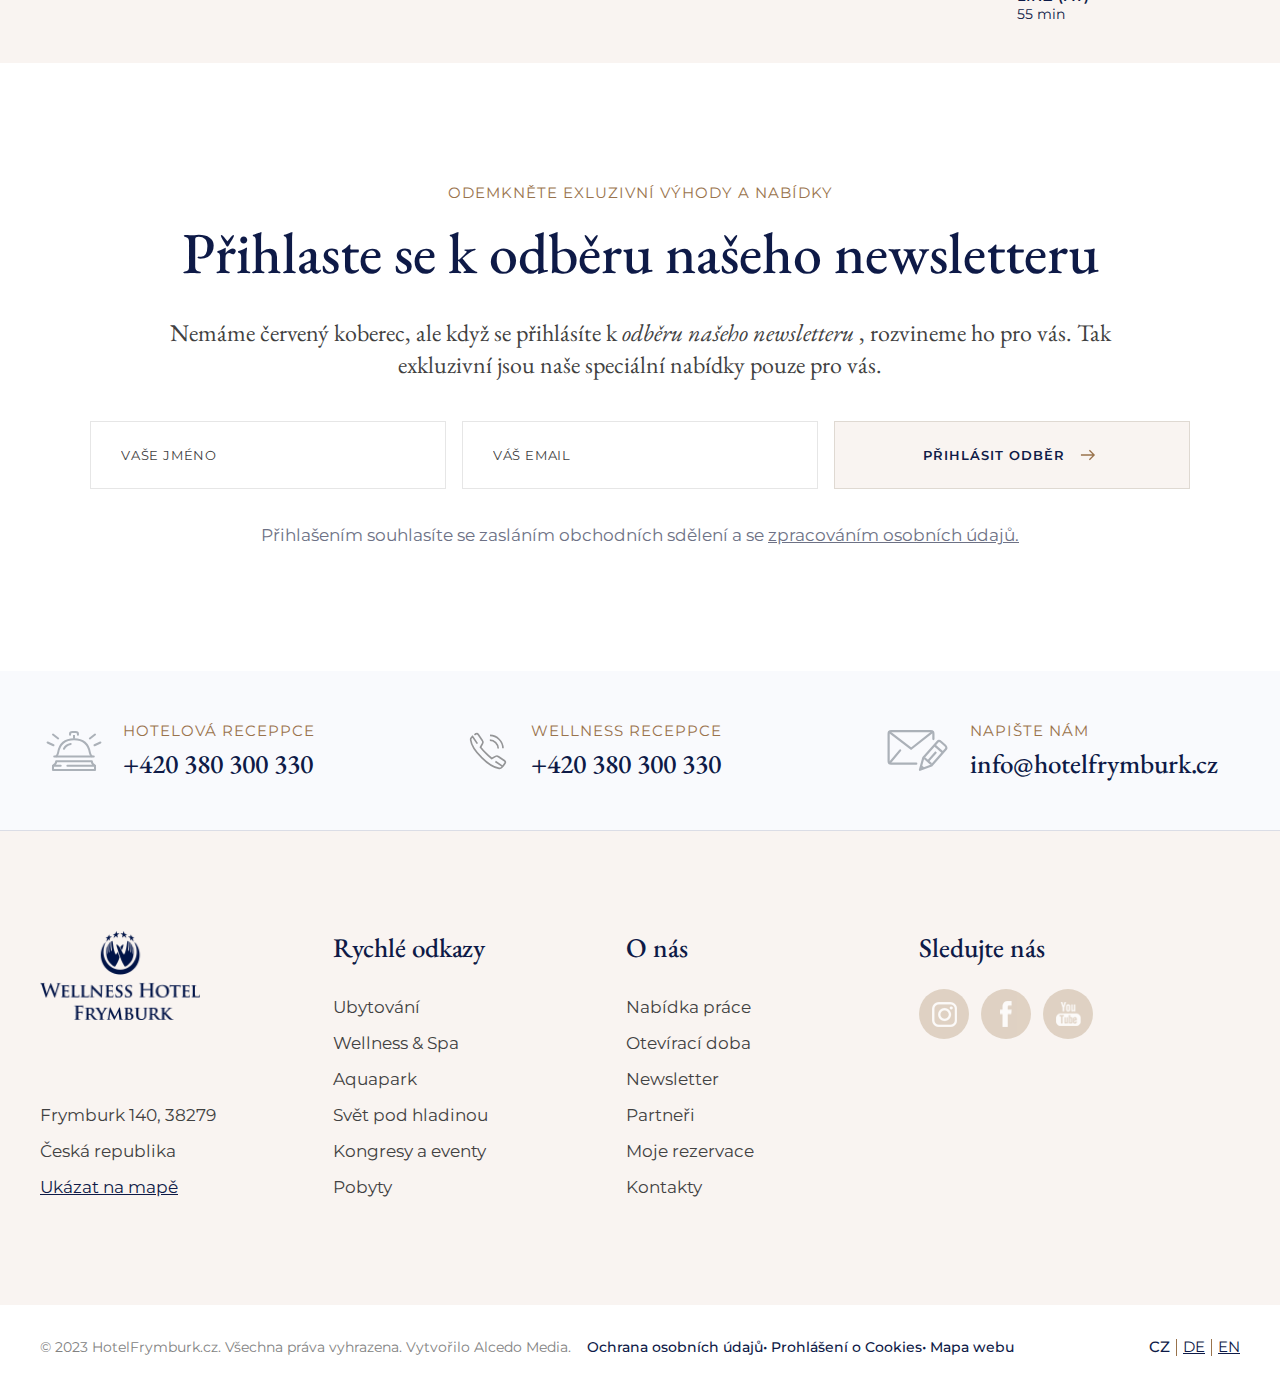
<file: spa.html>
<!DOCTYPE html>
<html lang="en">

<head>
    <meta charset="UTF-8" />
    <meta http-equiv="X-UA-Compatible" content="IE=edge" />
    <meta name="viewport" content="width=device-width, initial-scale=1.0" />
    <link rel="preconnect" href="https://fonts.googleapis.com">
    <link rel="preconnect" href="https://fonts.gstatic.com" crossorigin>
    <link
        href="https://fonts.googleapis.com/css2?family=EB+Garamond:ital,wght@0,400;0,500;0,600;0,700;0,800;1,400;1,500;1,600;1,700;1,800&family=Jost:wght@400;500;700&family=Montserrat:ital,wght@0,300;0,400;0,500;0,600;0,700;0,800;0,900;1,300;1,400;1,500;1,600;1,700;1,800;1,900&display=swap"
        rel="stylesheet">
    <link rel="stylesheet" href="css/main.css" />
    <title>Wellness & Spa</title>
</head>

<body>
    <main class="main sm">
        <!-- header start
    =========================================== -->
        <header class="header light" id="header">
            <div class="headerMenu" id="headerMenu">
            </div>
            <div class="headerSearch low" id="searchMenu">
                <div class="headerSearch__inner">
                    <form action="" class="headerSearch__inner-form">
                        <span id="searchClose">
                            zavřít
                        </span>
                        <label for="searchInput">Prohledat web:</label>
                        <div class="headerSearch__inner-row">
                            <div class="input">
                                <input type="text" placeholder="Hledaný výraz..." id="searchInput">
                            </div>
                            <button type="submit" class="button secondary">
                                <span>
                                    <svg>
                                        <use xlink:href="#searchIcon"></use>
                                    </svg>
                                </span>
                                vyhledat
                            </button>
                        </div>
                    </form>
                </div>
            </div>
            <div class="auto__container">
                <div class="header__inner">
                    <a href="index.html" class="header__inner-logo">
                        <img class="light" src="./images/logo.png" alt="" />
                        <img class="dark" src="./images/logo-dark.png" alt="" />
                    </a>
                    <nav class="nav" id="menu">
                        <ul class="nav__inner">
                            <li>
                                <a id="navMenuBtn">
                                    hotel
                                </a>
                            </li>
                            <li>
                                <a href="#">
                                    top nabídka
                                </a>
                            </li>
                            <li>
                                <a href="spa.html">
                                    Wellness & spa
                                </a>
                            </li>
                            <li>
                                <a href="#">
                                    Aquapark
                                </a>
                            </li>
                            <li>
                                <a href="#">
                                    Svět pod hladinou
                                </a>
                            </li>
                            <li>
                                <a href="#">
                                    pro firmy
                                </a>
                            </li>
                            <li>
                                <a href="activity.html">
                                    aktivity
                                </a>
                            </li>
                            <div class="nav__inner-buttons">
                                <a href="tel:+420 374 768 687" class="button light">
                                    +420 374 768 687
                                </a>
                                <a href="#" class="button light">
                                    rezervovat
                                </a>
                                <div class="nav__inner-lang">
                                    <a href="#">
                                        deutsch
                                    </a>
                                    <hr>
                                    <a href="#">
                                        english
                                    </a>
                                </div>
                            </div>
                        </ul>
                        <div class="navMenu" id="navMenu">
                            <div class="navMenu__inner">
                                <div class="navMenu__inner-col">
                                    <a href="rooms.html">
                                        Naše pokoje
                                    </a>
                                    <a href="#">
                                        Ceník ubytování
                                    </a>
                                    <a href="#">
                                        Fotogalerie
                                    </a>
                                    <a href="#">
                                        Areál hotelu
                                    </a>
                                    <a href="#">
                                        Bezbariérový přístup
                                    </a>
                                </div>
                                <div class="navMenu__inner-col">
                                    <div class="navMenu__item">
                                        <h5 class="title5 navMenu__item-btn">
                                            Kongresy a firemní akce
                                        </h5>
                                        <div class="navMenu__item-dropdown">
                                            <a href="#">
                                                Multifunkční sály
                                            </a>
                                            <a href="#">
                                                Catering
                                            </a>
                                            <a href="#">
                                                Teambuilding
                                            </a>
                                        </div>
                                    </div>
                                    <a href="#">
                                        Pro školy
                                    </a>
                                </div>
                                <div class="navMenu__inner-col">
                                    <div class="navMenu__item">
                                        <h5 class="title5 navMenu__item-btn">
                                            Pro rodiny s dětmi
                                        </h5>
                                        <div class="navMenu__item-dropdown">
                                            <a href="water-world.html">
                                                Dětský vodní svět
                                            </a>
                                            <a href="#">
                                                Dětské masáže
                                            </a>
                                            <a href="#">
                                                Animační programy
                                            </a>
                                        </div>
                                    </div>
                                </div>
                            </div>
                        </div>
                    </nav>
                    <div class="header__inner-buttons">
                        <div class="lang">
                            <span>
                                cz
                            </span>
                            <div class="lang__menu">
                                <a href="#">EN</a>
                                <a href="#">DE</a>
                            </div>
                        </div>
                        <button class="header__inner-search" id="searchBtn">
                            <span>
                                <svg>
                                    <use xlink:href="#searchIcon"></use>
                                </svg>
                            </span>
                        </button>
                        <a href="#" class="header__inner-call">
                            <span>
                                <svg>
                                    <use xlink:href="#phone"></use>
                                </svg>
                            </span>
                        </a>
                        <a href="#" class="button uniq">
                            <span>
                                <svg>
                                    <use xlink:href="#bell"></use>
                                </svg>
                            </span>
                            rezervovat
                        </a>
                        <p class="header__inner-text">
                            MENU
                        </p>
                        <div class="burger" id="menuBtn">
                            <span></span>
                        </div>
                    </div>
                </div>
            </div>
        </header>
        <!-- header end
    =========================================== -->
        <!-- hero start
    =========================================== -->
        <section class="hero dark">
            <div class="hero__bg">
                <img src="./images/spa-bg.jpg" alt="">
            </div>
            <div class="auto__container">
                <div class="hero__inner">
                    <div class="hero__inner-title">
                        <h1 class="title1 big">
                            Wellness & Spa
                        </h1>
                    </div>
                </div>
            </div>
        </section>
        <!-- hero end
    =========================================== -->
        <!-- intro start
    =========================================== -->
        <section class="intro sm">
            <div class="auto__container">
                <div class="intro__inner">
                    <div class="intro__inner-title">
                        <h6 class="title6">
                            <a href="#">hotel frymburk</a>
                            / <a href="#">wellness & Spa</a>
                        </h6>
                        <h3 class="title3">
                            Vítejte v našem světě <i>wellness a relaxace!</i> U nás se můžete nechat unést na vlnách
                            klidu a odpočinku. Prožijte okamžiky naprostého uvolnění a regenerace v našem wellness s
                            širokou nabídkou procedur a služeb.
                        </h3>
                    </div>
                </div>
            </div>
        </section>
        <!-- intro end
    =========================================== -->
        <!-- offer start
    =========================================== -->
        <section class="offer big">
            <div class="auto__container">
                <div class="offer__inner">
                    <div class="offer__inner-advantages">
                        <div class="offer__inner-row">
                            <a href="#" class="offerItem big">
                                <div class="offerItem__inner">
                                    <div class="offerItem__image">
                                        <img src="./images/offer/spa/1.jpg" alt="">
                                    </div>
                                    <div class="offerItem__content">
                                        <div class="offerItem__icon">
                                            <img src="./images/icons/logo-icon.png" alt="">
                                        </div>
                                        <h4 class="title4">
                                            Solná jeskyně
                                        </h4>
                                    </div>
                                </div>
                            </a>
                            <a href="#" class="offerItem">
                                <div class="offerItem__inner">
                                    <div class="offerItem__image">
                                        <img src="./images/offer/spa/2.jpg" alt="">
                                    </div>
                                    <div class="offerItem__content">
                                        <div class="offerItem__icon">
                                            <img src="./images/icons/logo-icon.png" alt="">
                                        </div>
                                        <h4 class="title4">
                                            Koupele
                                        </h4>
                                    </div>
                                </div>
                            </a>
                            <a href="#" class="offerItem">
                                <div class="offerItem__inner">
                                    <div class="offerItem__image">
                                        <img src="./images/offer/spa/3.jpg" alt="">
                                    </div>
                                    <div class="offerItem__content">
                                        <div class="offerItem__icon">
                                            <img src="./images/icons/logo-icon.png" alt="">
                                        </div>
                                        <h4 class="title4">
                                            Solná komora
                                        </h4>
                                    </div>
                                </div>
                            </a>
                        </div>
                        <div class="offer__inner-row">
                            <div class="offer__inner-column">
                                <a href="#" class="offerItem">
                                    <div class="offerItem__inner">
                                        <div class="offerItem__image">
                                            <img src="./images/offer/spa/4.jpg" alt="">
                                        </div>
                                        <div class="offerItem__content">
                                            <div class="offerItem__icon">
                                                <img src="./images/icons/logo-icon.png" alt="">
                                            </div>
                                            <h4 class="title4">
                                                Masáže
                                            </h4>
                                        </div>
                                    </div>
                                </a>
                            </div>
                            <div class="offer__inner-column">
                                <a href="#" class="offerItem big">
                                    <div class="offerItem__inner">
                                        <div class="offerItem__image">
                                            <img src="./images/offer/spa/5.jpg" alt="">
                                        </div>
                                        <div class="offerItem__content">
                                            <div class="offerItem__icon">
                                                <img src="./images/icons/logo-icon.png" alt="">
                                            </div>
                                            <h4 class="title4">
                                                Privátní wellness
                                            </h4>
                                        </div>
                                    </div>
                                </a>
                                <a href="#" class="offerItem">
                                    <div class="offerItem__inner">
                                        <div class="offerItem__image">
                                            <img src="./images/offer/spa/6.jpg" alt="">
                                        </div>
                                        <div class="offerItem__content">
                                            <div class="offerItem__icon">
                                                <img src="./images/icons/logo-icon.png" alt="">
                                            </div>
                                            <h4 class="title4">
                                                Wellness beauty
                                            </h4>
                                        </div>
                                    </div>
                                </a>
                                <a href="#" class="offerItem">
                                    <div class="offerItem__inner">
                                        <div class="offerItem__image">
                                            <img src="./images/offer/spa/7.jpg" alt="">
                                        </div>
                                        <div class="offerItem__content">
                                            <div class="offerItem__icon">
                                                <img src="./images/icons/logo-icon.png" alt="">
                                            </div>
                                            <h4 class="title4">
                                                Solárium
                                            </h4>
                                        </div>
                                    </div>
                                </a>
                            </div>
                            <div class="offer__inner-column">
                                <a href="#" class="offerItem">
                                    <div class="offerItem__inner">
                                        <div class="offerItem__image">
                                            <img src="./images/offer/spa/8.jpg" alt="">
                                        </div>
                                        <div class="offerItem__content">
                                            <div class="offerItem__icon">
                                                <img src="./images/icons/logo-icon.png" alt="">
                                            </div>
                                            <h4 class="title4">
                                                Beauty <br> procedury
                                            </h4>
                                        </div>
                                    </div>
                                </a>
                            </div>
                        </div>
                    </div>
                    <div class="intro__inner-text">
                        <p class="paragraph">
                            Lorem ipsum dolor sit amet, consectetur adipiscing elit. Nam vitae nisi sapien. Nam
                            facilisis tincidunt sem, id facilisis elit laoreet euismod. Nunc fermentum at ipsum a
                            fermentum. Nulla tempus leo ut pharetra volutpat. Sed sed venenatis leo. Maecenas dapibus
                            augue tortor, in tincidunt eros tincidunt vitae. Sed sodales lorem egestas, suscipit dolor
                            non, scelerisque nibh.
                        </p>
                        <h5 class="title5">
                            Lorem ipsum heading
                        </h5>
                        <p class="paragraph">
                            Nullam ultricies ligula eu erat pellentesque volutpat. In hac habitasse platea dictumst.
                            Vestibulum ante ipsum primis in <b>faucibus orci luctus</b> et ultrices posuere cubilia
                            curae; Fusce placerat luctus enim, quis feugiat nisi accumsan at. Donec condimentum ante in
                            urna ornare, sit amet tristique orci consequat. Cras consequat auctor elit, a feugiat tortor
                            blandit at. 
                            <a href="#">
                            Donec mi enim</a>, auctor sit amet consequat sollicitudin, vehicula sit amet nulla. Nullam eros dolor, scelerisque sollicitudin magna ut, rutrum convallis magna.
                        </p>
                    </div>
                </div>
            </div>
        </section>
        <!-- offer end
      =========================================== -->
        <!-- benefits start
    =========================================== -->
        <section class="benefits ex">
            <div class="auto__container">
                <div class="benefits__inner">
                    <div class="benefits__inner-content">
                        <h6 class="title6">
                            získejte výhody s přímou rezervací
                        </h6>
                        <h2 class="title2">
                            Ke každému pobytu <strong>získáte v ceně</strong>
                        </h2>
                    </div>
                    <div class="benefits__inner-row">
                        <div class="benefitsItem">
                            <div class="benefitsItem__icon">
                                <img src="./images/benefits/sauna.svg" alt="">
                            </div>
                            <p class="paragraph">
                                Neomezený vstup do <br> <strong>saunového světa</strong>
                            </p>
                        </div>
                        <div class="benefitsItem">
                            <div class="benefitsItem__icon big">
                                <img src="./images/benefits/pool.svg" alt="">
                            </div>
                            <p class="paragraph">
                                Neomezený vstup <br>
                                do <strong>aquaparku</strong>
                            </p>
                        </div>
                        <div class="benefitsItem">
                            <div class="benefitsItem__icon">
                                <img src="./images/benefits/dress.svg" alt="">
                            </div>
                            <p class="paragraph">
                                <strong>Zapůjčení</strong> ručníků, <br>
                                županu a pantoflí
                            </p>
                        </div>
                        <div class="benefitsItem">
                            <div class="benefitsItem__icon">
                                <img src="./images/benefits/faceMask.svg" alt="">
                            </div>
                            <p class="paragraph">
                                <strong>Sleva 10%</strong> na <br>
                                procedury a masáže
                            </p>
                        </div>
                    </div>
                </div>
            </div>
        </section>
        <!-- benefits end
    =========================================== -->
        <!-- stay start
    =========================================== -->
        <section class="stay">
            <div class="auto__container">
                <div class="stay__inner">
                    <div class="stay__inner-title">
                        <h6 class="title6">
                            wellness pobyty
                        </h6>
                        <h2 class="title2">
                            Zvýhodněné <strong>pobytové balíčky</strong>
                        </h2>
                        <p class="paragraph big">
                            Máme pro Vás neodolatelný návrh - <i>wellness pobyty</i> s neomezeným vstupem do bazénu a
                            saunového světa,
                            včetně
                            mnoha procedur, které Vás uvolní a nabijí energií. Nezapomenutelný zážitek plný relaxace a
                            pohody začíná
                            zde!
                        </p>
                    </div>
                    <div class="stay__inner-row-wrapper">
                        <div class="stay__inner-row">
                            <div class="stayItem">
                                <div class="stayItem__inner">
                                    <div class="stayItem__image">
                                        <img src="./images/stay/1.jpg" alt="">
                                    </div>
                                    <div class="stayItem__content">
                                        <h6 class="title6">
                                            Platnost od 09.01 do 31.3.2023
                                        </h6>
                                        <h4 class="title4">
                                            Wellness pobyt pro dva
                                            s polopenzí
                                        </h4>
                                        <ul>
                                            <li>
                                                skipas pro dva na Hochfichtu v ceně
                                            </li>
                                            <li>
                                                sportovní masáž pro dva
                                            </li>
                                            <li>
                                                polopenze pro dva v ceně
                                            </li>
                                        </ul>
                                        <a href="#" class="button secondary">
                                            od 3290 Kč za osobu na 3 noci
                                            <span>
                                                <svg>
                                                    <use xlink:href="#arrow-long"></use>
                                                </svg>
                                            </span>
                                        </a>
                                    </div>
                                </div>
                            </div>
                            <div class="stayItem">
                                <div class="stayItem__inner">
                                    <div class="stayItem__image">
                                        <img src="./images/stay/2.jpg" alt="">
                                    </div>
                                    <div class="stayItem__content">
                                        <h6 class="title6">
                                            Platnost od 09.01 do 31.3.2023
                                        </h6>
                                        <h4 class="title4">
                                            Wellness balíček Pro dva
                                        </h4>
                                        <ul>
                                            <li>
                                                skipas pro dva na Hochfichtu v ceně
                                            </li>
                                            <li>
                                                sportovní masáž pro dva
                                            </li>
                                            <li>
                                                polopenze pro dva v ceně
                                            </li>
                                        </ul>
                                        <a href="#" class="button secondary">
                                            od 3290 Kč za osobu na 3 noci
                                            <span>
                                                <svg>
                                                    <use xlink:href="#arrow-long"></use>
                                                </svg>
                                            </span>
                                        </a>
                                    </div>
                                </div>
                            </div>
                            <div class="stayItem">
                                <div class="stayItem__inner">
                                    <div class="stayItem__image">
                                        <img src="./images/stay/3.jpg" alt="">
                                    </div>
                                    <div class="stayItem__content">
                                        <h6 class="title6">
                                            Platnost od 09.01 do 31.3.2023
                                        </h6>
                                        <h4 class="title4">
                                            Lyžařský pobyt na Lipně
                                        </h4>
                                        <ul>
                                            <li>
                                                skipas pro dva na Hochfichtu v ceně
                                            </li>
                                            <li>
                                                sportovní masáž pro dva
                                            </li>
                                            <li>
                                                polopenze pro dva v ceně
                                            </li>
                                        </ul>
                                        <a href="#" class="button secondary">
                                            od 3290 Kč za osobu na 3 noci
                                            <span>
                                                <svg>
                                                    <use xlink:href="#arrow-long"></use>
                                                </svg>
                                            </span>
                                        </a>
                                    </div>
                                </div>
                            </div>
                            <div class="stayItem">
                                <div class="stayItem__inner">
                                    <div class="stayItem__image">
                                        <img src="./images/stay/1.jpg" alt="">
                                    </div>
                                    <div class="stayItem__content">
                                        <h6 class="title6">
                                            Platnost od 09.01 do 31.3.2023
                                        </h6>
                                        <h4 class="title4">
                                            Wellness pobyt pro dva
                                            s polopenzí
                                        </h4>
                                        <ul>
                                            <li>
                                                skipas pro dva na Hochfichtu v ceně
                                            </li>
                                            <li>
                                                sportovní masáž pro dva
                                            </li>
                                            <li>
                                                polopenze pro dva v ceně
                                            </li>
                                        </ul>
                                        <a href="#" class="button secondary">
                                            od 3290 Kč za osobu na 3 noci
                                            <span>
                                                <svg>
                                                    <use xlink:href="#arrow-long"></use>
                                                </svg>
                                            </span>
                                        </a>
                                    </div>
                                </div>
                            </div>
                        </div>
                        <div class="arrows">
                            <button type="button" class="prev">
                                <svg>
                                    <use xlink:href="#arrow-right"></use>
                                </svg>
                            </button type="button">
                            <button type="button" class="next">
                                <svg>
                                    <use xlink:href="#arrow-right"></use>
                                </svg>
                            </button type="button">
                        </div>
                    </div>
                </div>
            </div>
        </section>
        <!-- stay end
    =========================================== -->
        <!-- news start
    =========================================== -->
        <section class="news">
            <div class="auto__container">
                <div class="news__inner">
                    <div class="news__inner-title">
                        <h6 class="title6">
                            co je u nás nového?
                        </h6>
                        <h2 class="title2">
                            <strong>Novinky, zajímavosti a akce</strong> z hotelu
                        </h2>
                        <p class="paragraph big">
                            Jste připraveni nechat se rozmazlovat? Ve Wellness Hotelu Frymburk posouváme hýčkání na
                            zcela novou
                            úroveň. <br> Tak se pohodlně usaďte, relaxujte a zbytek nechte na nás.
                        </p>
                    </div>
                    <div class="news__inner-row-wrapper">
                        <div class="news__inner-row">
                            <div class="newsItem">
                                <div class="newsItem__inner">
                                    <a href="#" class="newsItem__image">
                                        <img src="./images/news/1.jpg" alt="">
                                    </a>
                                    <div class="newsItem__content">
                                        <h6 class="title6">
                                            novinky ∙ 27.2.2023
                                        </h6>
                                        <h5 class="title5">
                                            <a href="#">
                                                Slavnostní znovuotevření venkovních bazénů se slevou 30%
                                            </a>
                                        </h5>
                                        <p class="paragraph sm">
                                            Přijďte se k nám do Wellness Hotelu Frymburk uvolnit a zrelaxovat, v týdnu
                                            či o víkendu na Vás
                                            čekají saunéři.
                                        </p>
                                        <a href="#">
                                            pokračování článku
                                        </a>
                                    </div>
                                </div>
                            </div>
                            <div class="newsItem">
                                <div class="newsItem__inner">
                                    <a href="#" class="newsItem__image">
                                        <img src="./images/news/2.jpg" alt="">
                                    </a>
                                    <div class="newsItem__content">
                                        <h6 class="title6">
                                            akce v hotelu ∙ 21.2.2023
                                        </h6>
                                        <h5 class="title5">
                                            <a href="#">
                                                Dne 25.5.2023 proběhne další Ceremoniální saunová noc
                                            </a>
                                        </h5>
                                        <p class="paragraph sm">
                                            Přijďte se k nám do Wellness Hotelu Frymburk uvolnit a zrelaxovat, v týdnu
                                            či o víkendu na Vás
                                            čekají saunéři.
                                        </p>
                                        <a href="#">
                                            pokračování článku
                                        </a>
                                    </div>
                                </div>
                            </div>
                            <div class="newsItem">
                                <div class="newsItem__inner">
                                    <a href="#" class="newsItem__image">
                                        <img src="./images/news/3.jpg" alt="">
                                    </a>
                                    <div class="newsItem__content">
                                        <h6 class="title6">
                                            výhodné nabídky ∙ 21.2.2023
                                        </h6>
                                        <h5 class="title5">
                                            <a href="#">
                                                Využijte naší speciální slevu 20% na Velikonoční pobyty 2023
                                            </a>
                                        </h5>
                                        <p class="paragraph sm">
                                            Přijďte se k nám do Wellness Hotelu Frymburk uvolnit a zrelaxovat, v týdnu
                                            či o víkendu na Vás
                                            čekají saunéři.
                                        </p>
                                        <a href="#">
                                            pokračování článku
                                        </a>
                                    </div>
                                </div>
                            </div>
                        </div>
                        <div class="arrows">
                            <button type="button" class="prev">
                                <svg>
                                    <use xlink:href="#arrow-right"></use>
                                </svg>
                            </button type="button">
                            <button type="button" class="next">
                                <svg>
                                    <use xlink:href="#arrow-right"></use>
                                </svg>
                            </button type="button">
                        </div>
                    </div>
                </div>
            </div>
        </section>
        <!-- news end
    =========================================== -->
        <!-- follow start
    =========================================== -->
        <section class="follow">
            <div class="auto__container">
                <div class="follow__inner">
                    <div class="follow__inner-title">
                        <h6 class="title6">
                            každodenní inspirace z našeho hotelu
                        </h6>
                        <h2 class="title2">
                            <i>Sledujte nás</i> <strong> na Instagramu a nechte se inspirovat</strong>
                        </h2>
                    </div>
                    <div class="follow__inner-row">
                        <a href="#" class="followItem">
                            <div class="followItem__image">
                                <img src="./images/follow/1.jpg" alt="">
                            </div>
                            <div class="followItem__content">
                                <div class="followItem__content-icon">
                                    <img src="./images/icons/social/instagram.png" alt="">
                                </div>
                            </div>
                        </a>
                        <a href="#" class="followItem">
                            <div class="followItem__image">
                                <img src="./images/follow/2.jpg" alt="">
                            </div>
                            <div class="followItem__content">
                                <div class="followItem__content-icon">
                                    <img src="./images/icons/social/instagram.png" alt="">
                                </div>
                            </div>
                        </a>
                        <a href="#" class="followItem">
                            <div class="followItem__image">
                                <img src="./images/follow/3.jpg" alt="">
                            </div>
                            <div class="followItem__content">
                                <div class="followItem__content-icon">
                                    <img src="./images/icons/social/instagram.png" alt="">
                                </div>
                            </div>
                        </a>
                        <a href="#" class="followItem">
                            <div class="followItem__image">
                                <img src="./images/follow/4.jpg" alt="">
                            </div>
                            <div class="followItem__content">
                                <div class="followItem__content-icon">
                                    <img src="./images/icons/social/instagram.png" alt="">
                                </div>
                            </div>
                        </a>
                    </div>
                </div>
            </div>
        </section>
        <!-- follow end
    =========================================== -->
        <!-- location start
    =========================================== -->
        <section class="location">
            <div class="auto__container">
                <div class="location__inner">
                    <div class="location__inner-content">
                        <h6 class="title6">
                            Poloha a příjezd do hotelu
                        </h6>
                        <h2 class="title2">
                            Jak <strong>se k nám dostanete?</strong>
                        </h2>
                        <p class="paragraph big">
                            Zasloužený relax na Lipně je na dosah. Do našeho hotelu se pohodlně dostanete nejen autem,
                            ale také <a href="#">autobusem</a> nebo <a href="#">vlakem</a>.
                        </p>
                        <p class="paragraph sm">
                            Wellness Hotel Frymburk <br>
                            Frymburk 140, <br>
                            382 79 FRYMBURK
                        </p>
                        <div class="location__inner-buttons">
                            <a href="#" class="button light">
                                zobrazit mapu
                                <span>
                                    <svg>
                                        <use xlink:href="#arrow-long"></use>
                                    </svg>
                                </span>
                            </a>
                            <a href="#" class="button light">
                                bližší informace k příjezdu
                                <span>
                                    <svg>
                                        <use xlink:href="#arrow-long"></use>
                                    </svg>
                                </span>
                            </a>
                        </div>
                    </div>
                    <div class="location__inner-map">
                        <img src="./images/map.png" alt="">
                        <div class="locationItem__wrapper">
                            <div class="locationItem">
                                <h6 class="title6">
                                    praha
                                </h6>
                                <p class="paragraph">
                                    2,5 hodiny
                                </p>
                            </div>
                            <div class="locationItem">
                                <h6 class="title6">
                                    plzeň
                                </h6>
                                <p class="paragraph">
                                    180 km
                                </p>
                            </div>
                            <div class="locationItem">
                                <h6 class="title6">
                                    české budějovice
                                </h6>
                                <p class="paragraph">
                                    40 minut
                                </p>
                            </div>
                            <div class="locationItem">
                                <h6 class="title6">
                                    brno
                                </h6>
                                <p class="paragraph">
                                    3,5 hodiny
                                </p>
                            </div>
                            <div class="locationItem main">
                                <h6 class="title6">
                                    Wellness hotel <br> frymburk
                                </h6>
                                <span></span>
                            </div>
                            <div class="locationItem">
                                <h6 class="title6">
                                    Passau (DE)
                                </h6>
                                <p class="paragraph">
                                    70 km
                                </p>
                            </div>
                            <div class="locationItem">
                                <h6 class="title6">
                                    rohrbach (AT)
                                </h6>
                                <p class="paragraph">
                                    40 min
                                </p>
                            </div>
                            <div class="locationItem">
                                <h6 class="title6">
                                    Linz (AT)
                                </h6>
                                <p class="paragraph">
                                    55 min
                                </p>
                            </div>
                            <div class="locationItem">
                                <h6 class="title6">
                                    freistadt (AT)
                                </h6>
                                <p class="paragraph">
                                    40 min
                                </p>
                            </div>
                        </div>

                    </div>
                </div>
            </div>
        </section>
        <!-- location end
    =========================================== -->
        <!-- newsletter start
    =========================================== -->
        <section class="newsletter">
            <div class="auto__container">
                <div class="newsletter__inner">
                    <div class="newsletter__inner-title">
                        <h6 class="title6">
                            odemkněte exluzivní výhody a nabídky
                        </h6>
                        <h2 class="title2">
                            Přihlaste se k odběru našeho newsletteru
                        </h2>
                        <p class="paragraph big">
                            Nemáme červený koberec, ale když se přihlásíte k <i>odběru našeho newsletteru</i> ,
                            rozvineme ho pro vás.
                            Tak exkluzivní jsou naše speciální nabídky pouze pro vás.
                        </p>
                    </div>
                    <form action="" class="newsletter__inner-form">
                        <div class="input">
                            <input type="text" placeholder="vaše jméno">
                        </div>
                        <div class="input">
                            <input type="email" placeholder="váš email">
                        </div>
                        <button type="submit" class="button light">
                            přihlásit odběr
                            <span>
                                <svg>
                                    <use xlink:href="#arrow-long"></use>
                                </svg>
                            </span>
                        </button>
                    </form>
                    <p class="paragraph">
                        Přihlašením souhlasíte se zasláním obchodních sdělení a se
                        <a href="#">zpracováním osobních údajů.</a>
                    </p>
                </div>
            </div>
        </section>
        <!-- newsletter end
    =========================================== -->
        <!-- contact start
    =========================================== -->
        <section class="contact">
            <div class="auto__container">
                <div class="contact__inner">
                    <a href="tel:+420 380 300 330" class="contactItem">
                        <div class="contactItem__icon big">
                            <img src="./images/icons/bell.svg" alt="">
                        </div>
                        <div class="contactItem__content">
                            <h6 class="title6">
                                Hotelová receppce
                            </h6>
                            <h5 class="title5">
                                +420 380 300 330
                            </h5>
                        </div>
                    </a>
                    <a href="tel:+420 380 300 330" class="contactItem">
                        <div class="contactItem__icon">
                            <img src="./images/icons/phone.svg" alt="">
                        </div>
                        <div class="contactItem__content">
                            <h6 class="title6">
                                wellness receppce
                            </h6>
                            <h5 class="title5">
                                +420 380 300 330
                            </h5>
                        </div>
                    </a>
                    <a href="mailto:info@hotelfrymburk.cz" class="contactItem">
                        <div class="contactItem__icon ex">
                            <img src="./images/icons/mail.svg" alt="">
                        </div>
                        <div class="contactItem__content">
                            <h6 class="title6">
                                napište nám
                            </h6>
                            <h5 class="title5">
                                info@hotelfrymburk.cz
                            </h5>
                        </div>
                    </a>
                </div>
            </div>
        </section>
        <!-- contact end
    =========================================== -->
        <!-- footer start
    =========================================== -->
        <footer class="footer">
            <div class="auto__container">
                <div class="footer__inner">
                    <div class="footer__inner-col">
                        <div class="footer__inner-logo">
                            <img src="./images/footer-logo.png" alt="">
                        </div>
                        <p class="paragraph sm">
                            Frymburk 140, 38279 <br>
                            Česká republika <br>
                            <a href="#">
                                Ukázat na mapě
                            </a>
                        </p>
                    </div>
                    <div class="footer__inner-col">
                        <h5 class="title5">
                            Rychlé odkazy
                        </h5>
                        <a href="#">
                            Ubytování
                        </a>
                        <a href="#">
                            Wellness & Spa
                        </a>
                        <a href="#">
                            Aquapark
                        </a>
                        <a href="#">
                            Svět pod hladinou
                        </a>
                        <a href="#">
                            Kongresy a eventy
                        </a>
                        <a href="#">
                            Pobyty
                        </a>
                    </div>
                    <div class="footer__inner-col">
                        <h5 class="title5">
                            O nás
                        </h5>
                        <a href="#">
                            Nabídka práce
                        </a>
                        <a href="#">
                            Otevírací doba
                        </a>
                        <a href="#">
                            Newsletter
                        </a>
                        <a href="#">
                            Partneři
                        </a>
                        <a href="#">
                            Moje rezervace
                        </a>
                        <a href="#">
                            Kontakty
                        </a>
                    </div>
                    <div class="footer__inner-col">
                        <h5 class="title5">
                            Sledujte nás
                        </h5>
                        <div class="footer__inner-social">
                            <a href="#">
                                <img src="./images/icons/social/instagram.png" alt="">
                            </a>
                            <a href="#" class="thin">
                                <img src="./images/icons/social/facebook.png" alt="">
                            </a>
                            <a href="#">
                                <img src="./images/icons/social/youtube.png" alt="">
                            </a>
                        </div>
                    </div>
                </div>
            </div>
        </footer>
        <div class="copy">
            <div class="auto__container">
                <div class="copy__inner">
                    <div class="copy__inner-text">
                        <p class="paragraph">
                            © 2023 HotelFrymburk.cz. Všechna práva vyhrazena. Vytvořilo Alcedo Media.
                        </p>
                        <div class="copy__inner-links">
                            <a href="#">
                                Ochrana osobních údajů
                            </a>
                            <a href="#">
                                <b>•</b> Prohlášení o Cookies
                            </a>
                            <a href="#">
                                <b>•</b> Mapa webu
                            </a>
                        </div>
                    </div>
                    <div class="copy__inner-lang">
                        <a href="#" class="active">
                            cz
                        </a>
                        <hr>
                        <a href="#">
                            DE
                        </a>
                        <hr>
                        <a href="#">
                            EN
                        </a>
                    </div>
                </div>
            </div>
        </div>
        <!-- footer end
    =========================================== -->
    </main>
    <!-- Sprites
    =========================================== -->
    <svg style="display: none">
        <symbol id="arrow-right" viewBox="0 96 960 960">
            <g>
                <path
                    d="m480 880.614-42.768-42.153 232.462-232.462H175.386v-59.998h494.308L437.232 313.539 480 271.386 784.614 576 480 880.614Z" />
            </g>
        </symbol>
        <symbol id="arrow-long" viewBox="0 96 960 960">
            <g>
                <path
                    d="m561.923 802.153-42.153-43.384 152.77-152.77H171.924v-59.998H672.54l-152.77-152.77 42.153-43.384L788.076 576 561.923 802.153Z" />
            </g>
        </symbol>
        <symbol id="searchIcon" viewBox="0 96 960 960">
            <g>
                <path
                    d="M781.692 919.076 530.461 667.845q-30 24.769-69 38.769t-80.692 14q-102.55 0-173.582-71.014t-71.032-173.537q0-102.524 71.014-173.601 71.014-71.076 173.538-71.076 102.523 0 173.6 71.032T625.384 476q0 42.846-14.385 81.846-14.385 39-38.385 67.846l251.231 251.231-42.153 42.153Zm-400.923-258.46q77.308 0 130.962-53.654Q565.385 553.308 565.385 476q0-77.308-53.654-130.962-53.654-53.654-130.962-53.654-77.308 0-130.962 53.654Q196.154 398.692 196.154 476q0 77.308 53.653 130.962 53.654 53.654 130.962 53.654Z" />
            </g>
        </symbol>
        <symbol id="bell" viewBox="0 0 85 85">
            <g>
                <g>
                    <line fill="none" stroke="currentColor" stroke-linecap="round" stroke-miterlimit="10"
                        stroke-width="2.5" x1="17.793" x2="67.208" y1="49.275" y2="49.275" />
                    <line fill="none" stroke="currentColor" stroke-miterlimit="10" stroke-width="2.5" x1="42.5"
                        x2="42.5" y1="27.057" y2="22.39" />
                    <g>
                        <g>
                            <line fill="none" stroke="currentColor" stroke-linecap="round" stroke-miterlimit="10"
                                stroke-width="2.5" x1="62.311" x2="68.764" y1="26.871" y2="21.934" />
                            <line fill="none" stroke="currentColor" stroke-linecap="round" stroke-miterlimit="10"
                                stroke-width="2.5" x1="68.152" x2="75.51" y1="35.323" y2="31.876" />
                        </g>
                        <g>
                            <line fill="none" stroke="currentColor" stroke-linecap="round" stroke-miterlimit="10"
                                stroke-width="2.5" x1="22.689" x2="16.236" y1="26.871" y2="21.934" />
                            <line fill="none" stroke="currentColor" stroke-linecap="round" stroke-miterlimit="10"
                                stroke-width="2.5" x1="16.848" x2="9.491" y1="35.323" y2="31.876" />
                        </g>
                    </g>
                    <g>
                        <path
                            d="     M68.779,66.394v-5.577c-4-1.397-4-5.418-4-5.418H20.221c0,0,0,4.021-4,5.418v5.577H68.779z"
                            fill="none" stroke="currentColor" stroke-linecap="round" stroke-linejoin="round"
                            stroke-miterlimit="10" stroke-width="2.5" />
                    </g>
                    <path
                        d="M64.707,49.131    c-1.666-1.846-2.183-3.607-2.356-4.668c-1.558-9.495-6.845-16.738-19.851-16.738c-13.005,0-18.292,7.243-19.85,16.738    c-0.174,1.061-0.69,2.822-2.356,4.668"
                        fill="none" stroke="currentColor" stroke-linecap="round" stroke-miterlimit="10"
                        stroke-width="2.5" />
                    <path d="M38.374,33.73    c-4.025,0.728-6.749,2.665-8.433,6.032" fill="none" stroke="currentColor"
                        stroke-linecap="round" stroke-miterlimit="10" stroke-width="2.5" />
                    <line fill="none" stroke="currentColor" stroke-linecap="round" stroke-linejoin="round"
                        stroke-miterlimit="10" stroke-width="2.5" x1="68.236" x2="34.208" y1="60.88" y2="60.88" />
                    <line fill="none" stroke="currentColor" stroke-linecap="round" stroke-linejoin="round"
                        stroke-miterlimit="10" stroke-width="2.5" x1="25.874" x2="16.875" y1="60.88" y2="60.88" />
                </g>
                <path
                    d="   M37.567,22.255c0,0,0-0.097,0-1.357s1.275-2.292,2.835-2.292H44.6c1.559,0,2.834,1.031,2.834,2.292s0,1.357,0,1.357"
                    fill="none" stroke="CurrentColor" stroke-linecap="round" stroke-linejoin="round"
                    stroke-miterlimit="10" stroke-width="2.5" />
            </g>
        </symbol>
        <symbol id="phone" viewBox="0 0 85 85">
            <path d="M45.301,26.104     c3.199,0.076,6.383,1.326,8.844,3.752c2.48,2.447,3.777,5.645,3.881,8.874"
                fill="none" stroke="currentColor" stroke-width="3.5" />
            <path d="M45.547,18.86     c4.957,0.136,9.877,2.079,13.688,5.835c3.807,3.754,5.818,8.64,6.027,13.591"
                fill="none" stroke="currentColor" stroke-width="3.5" />

            <path d="M64.701,65.86l-10.947-7.339" fill="none" stroke="currentColor" stroke-width="3.5" />
            <path
                d="M26.326,31.296l-7.271-10.917    c-0.476,0.427-0.773,0.707-0.773,0.707c-2.731,2.433-2.124,4.56-2.124,4.56C18.002,38.65,31.692,51.18,32.738,52.27    c1.413,1.312,13.641,14.723,26.648,16.553c0,0,2.127,0.605,4.559-2.13l0.756-0.832c0.936-1.235,4.146-5.39,4.176-6.084    c0,0,0.305-1.364-1.293-2.503l-9.574-6.375c0,0-1.672-1.52-4.025-0.227l-5.771,3.193c0,0-5.791-4.596-9.001-8.076    c-3.483-3.205-8.087-8.99-8.087-8.99l3.188-5.773C35.603,28.67,34.083,27,34.083,27l-6.388-9.566    c-1.139-1.593-2.506-1.29-2.506-1.29c-0.705,0.032-1.968,0.844-3.222,1.802"
                fill="none" stroke="currentColor" stroke-width="3.5" />
        </symbol>
        <symbol id="minus" viewBox="0 96 960 960" fill="currentColor">
            <path d="M200 616v-80h560v80H200Z" />
        </symbol>
        <symbol id="add" viewBox="0 96 960 960" fill="currentColor">
            <path d="M440 856V616H200v-80h240V296h80v240h240v80H520v240h-80Z" />
        </symbol>
        <symbol id="chevronBot" viewBox="0 96 960 960" fill="currentColor">
            <path d="M480 711 240 471l56-56 184 184 184-184 56 56-240 240Z" />
        </symbol>
    </svg>
    <!-- js
    =========================================== -->
    <script src="./js/jquery.js"></script>
    <script src="./js/slick.min.js"></script>
    <script src="./js/main.js"></script>
</body>

</html>
</file>
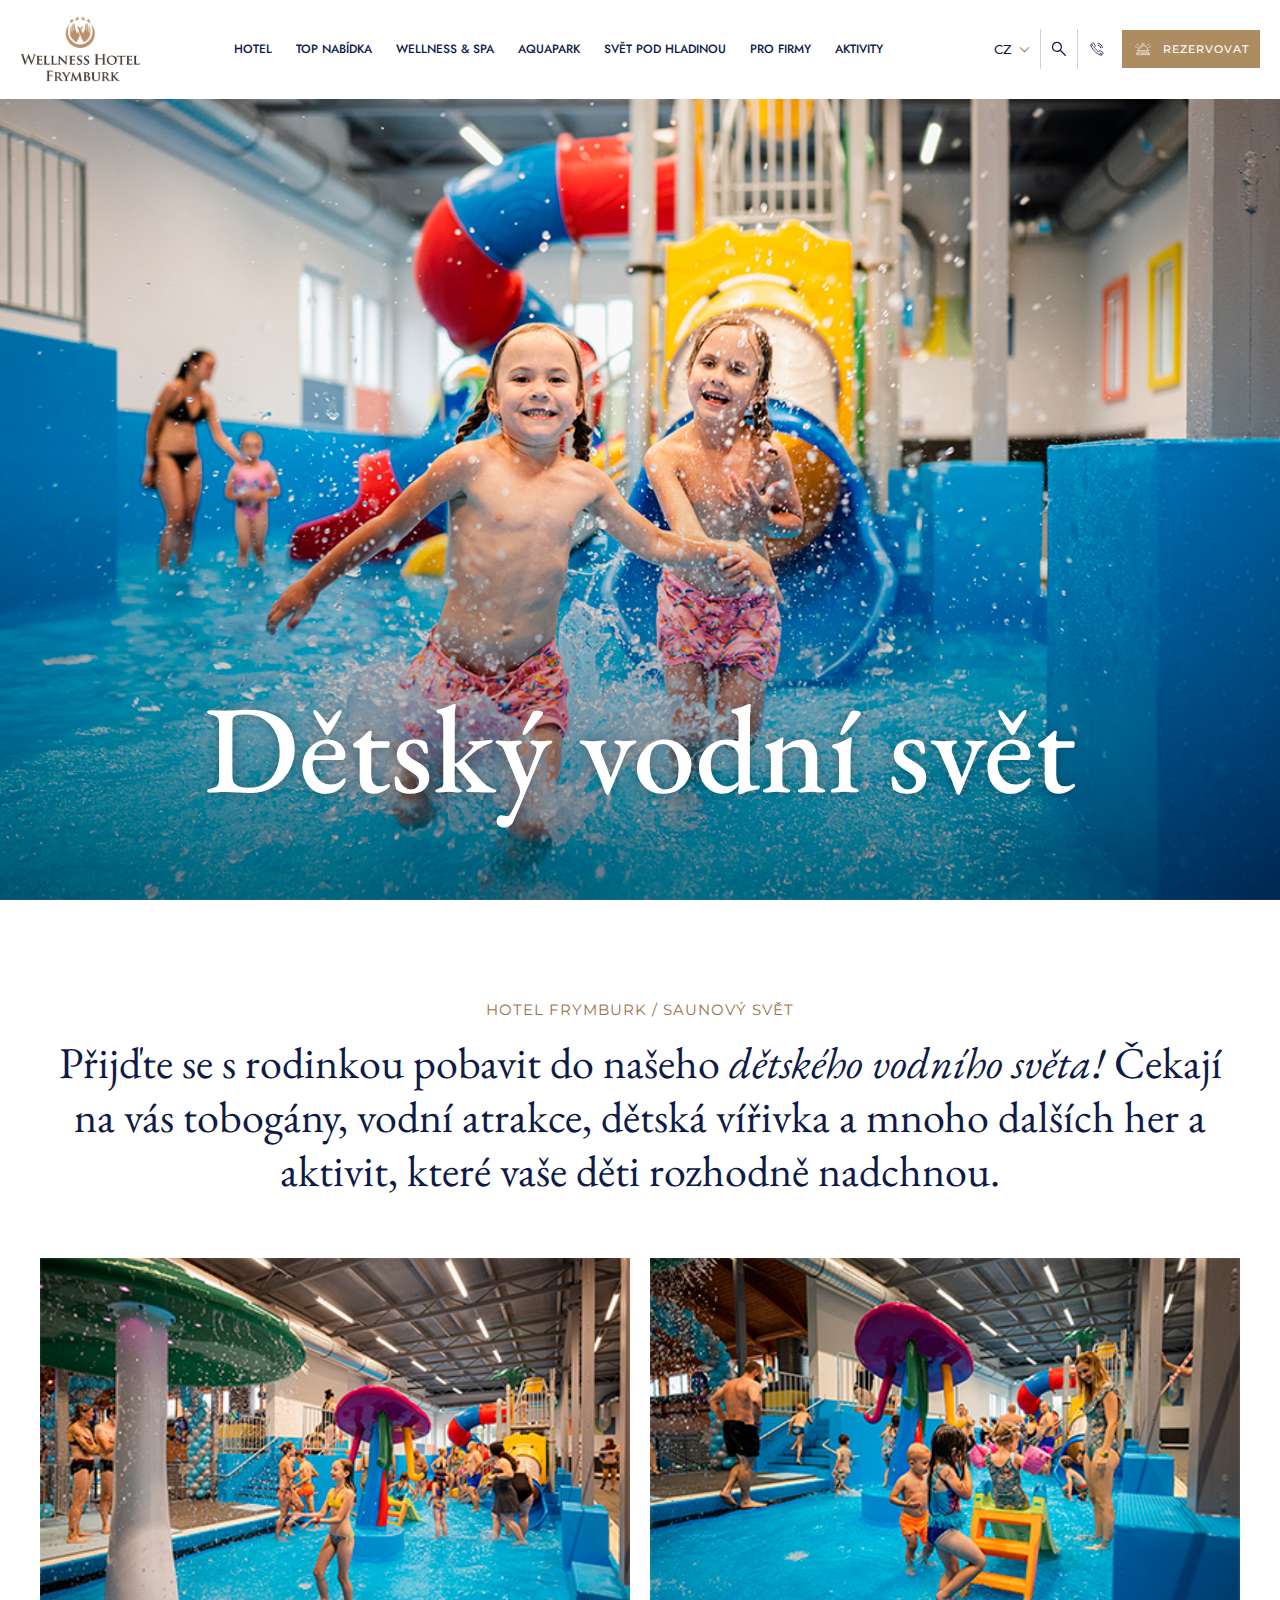
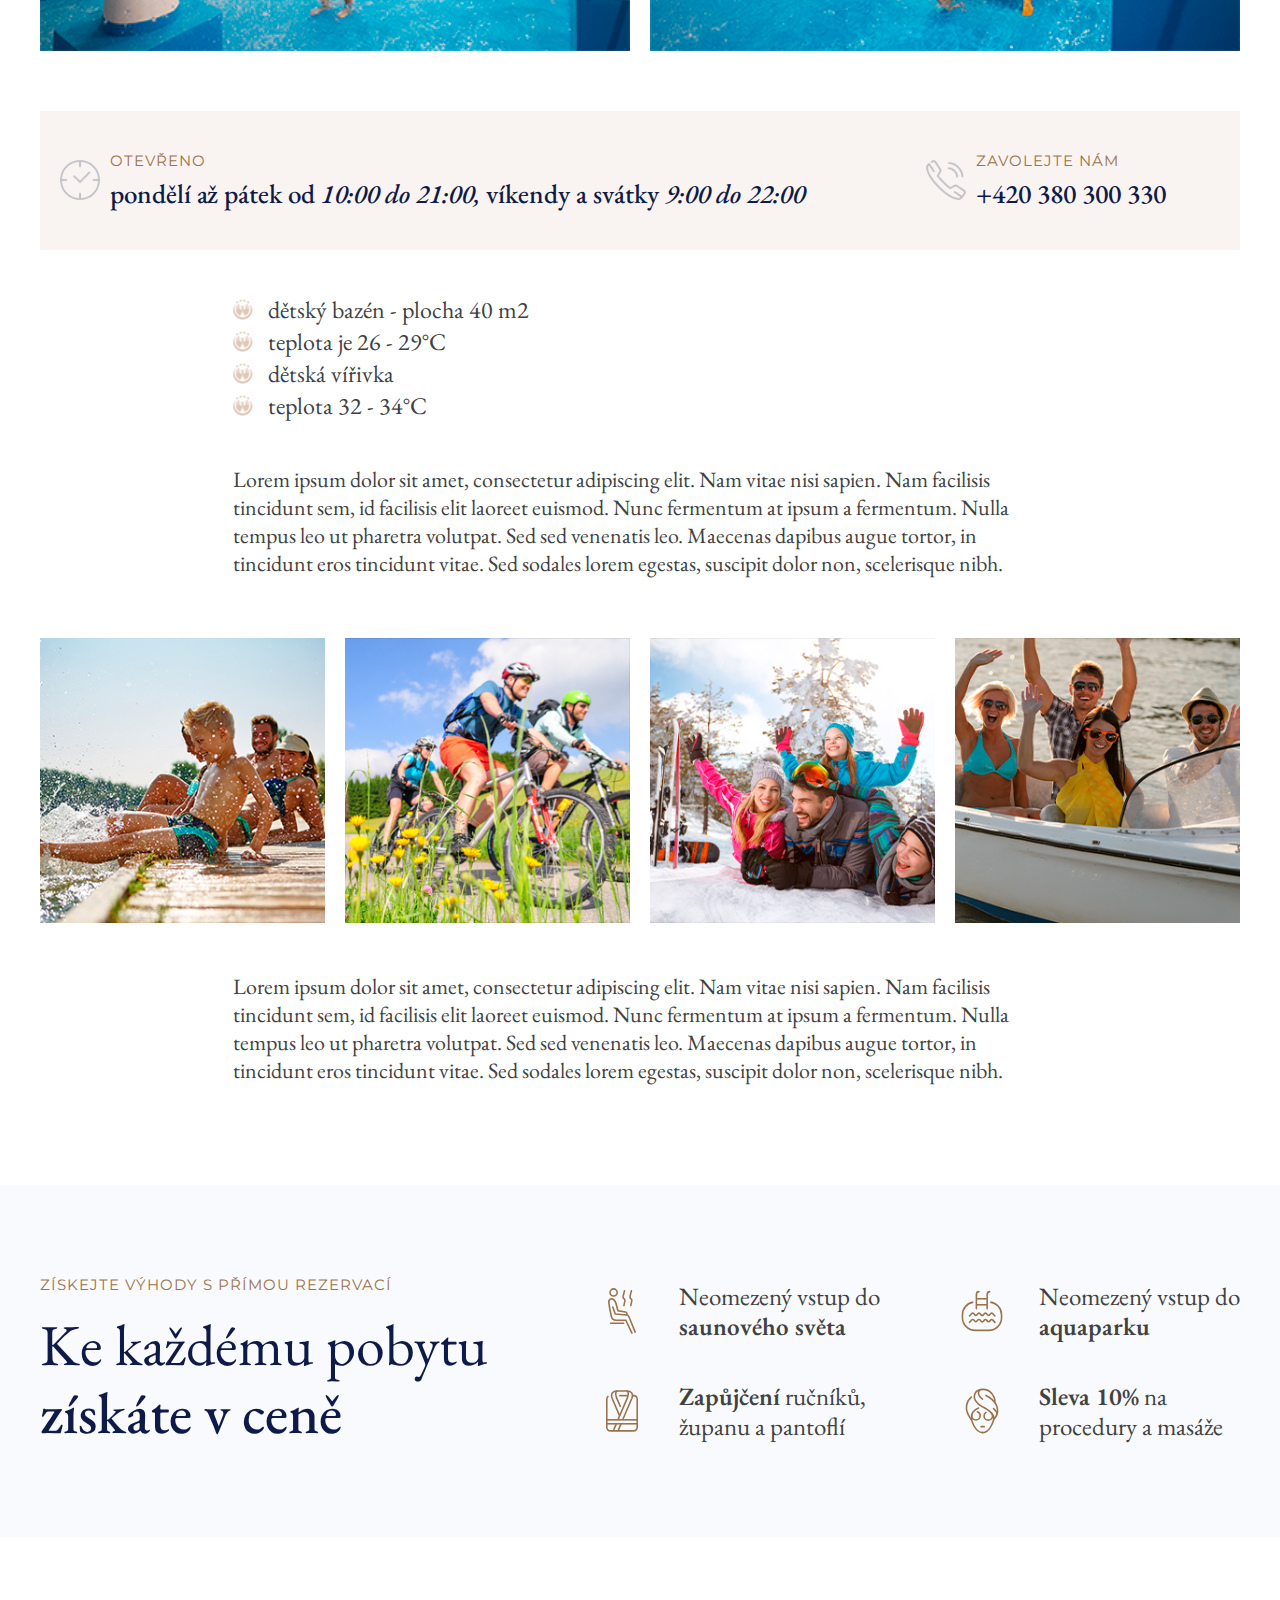
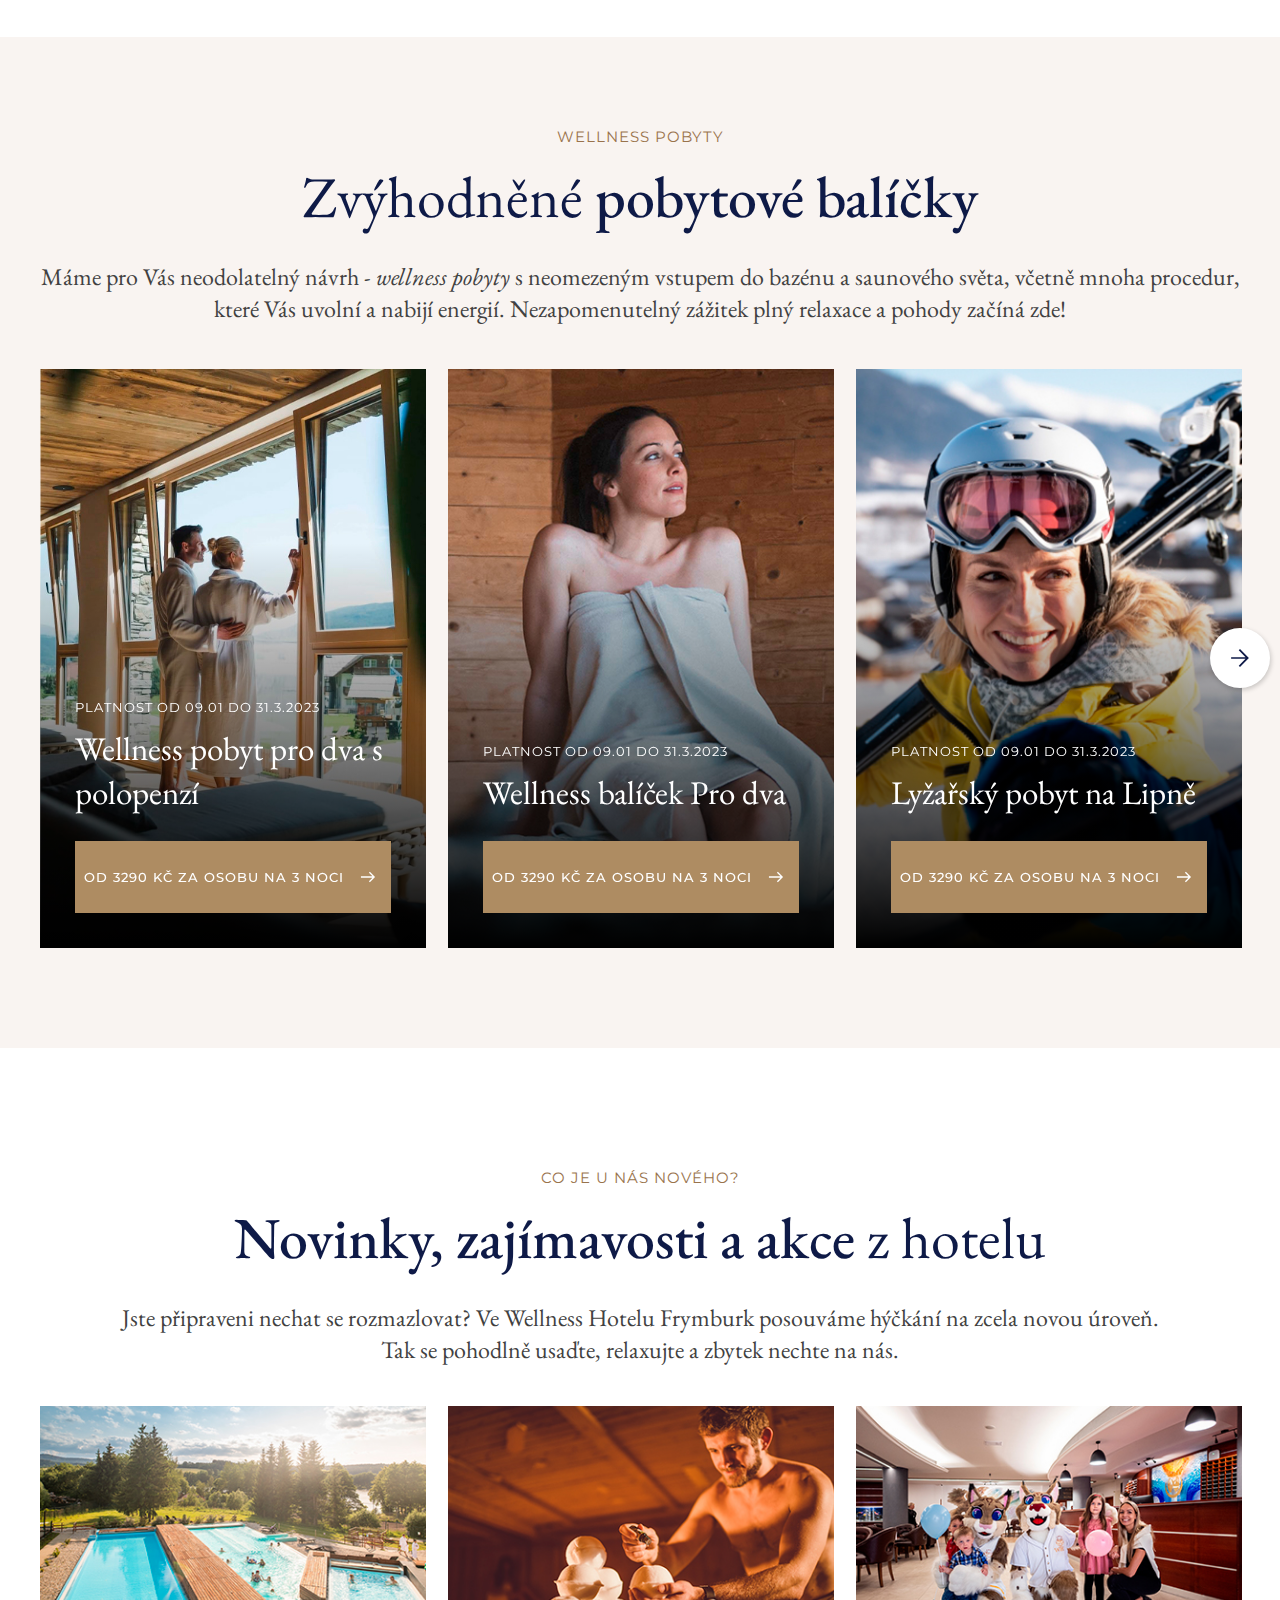
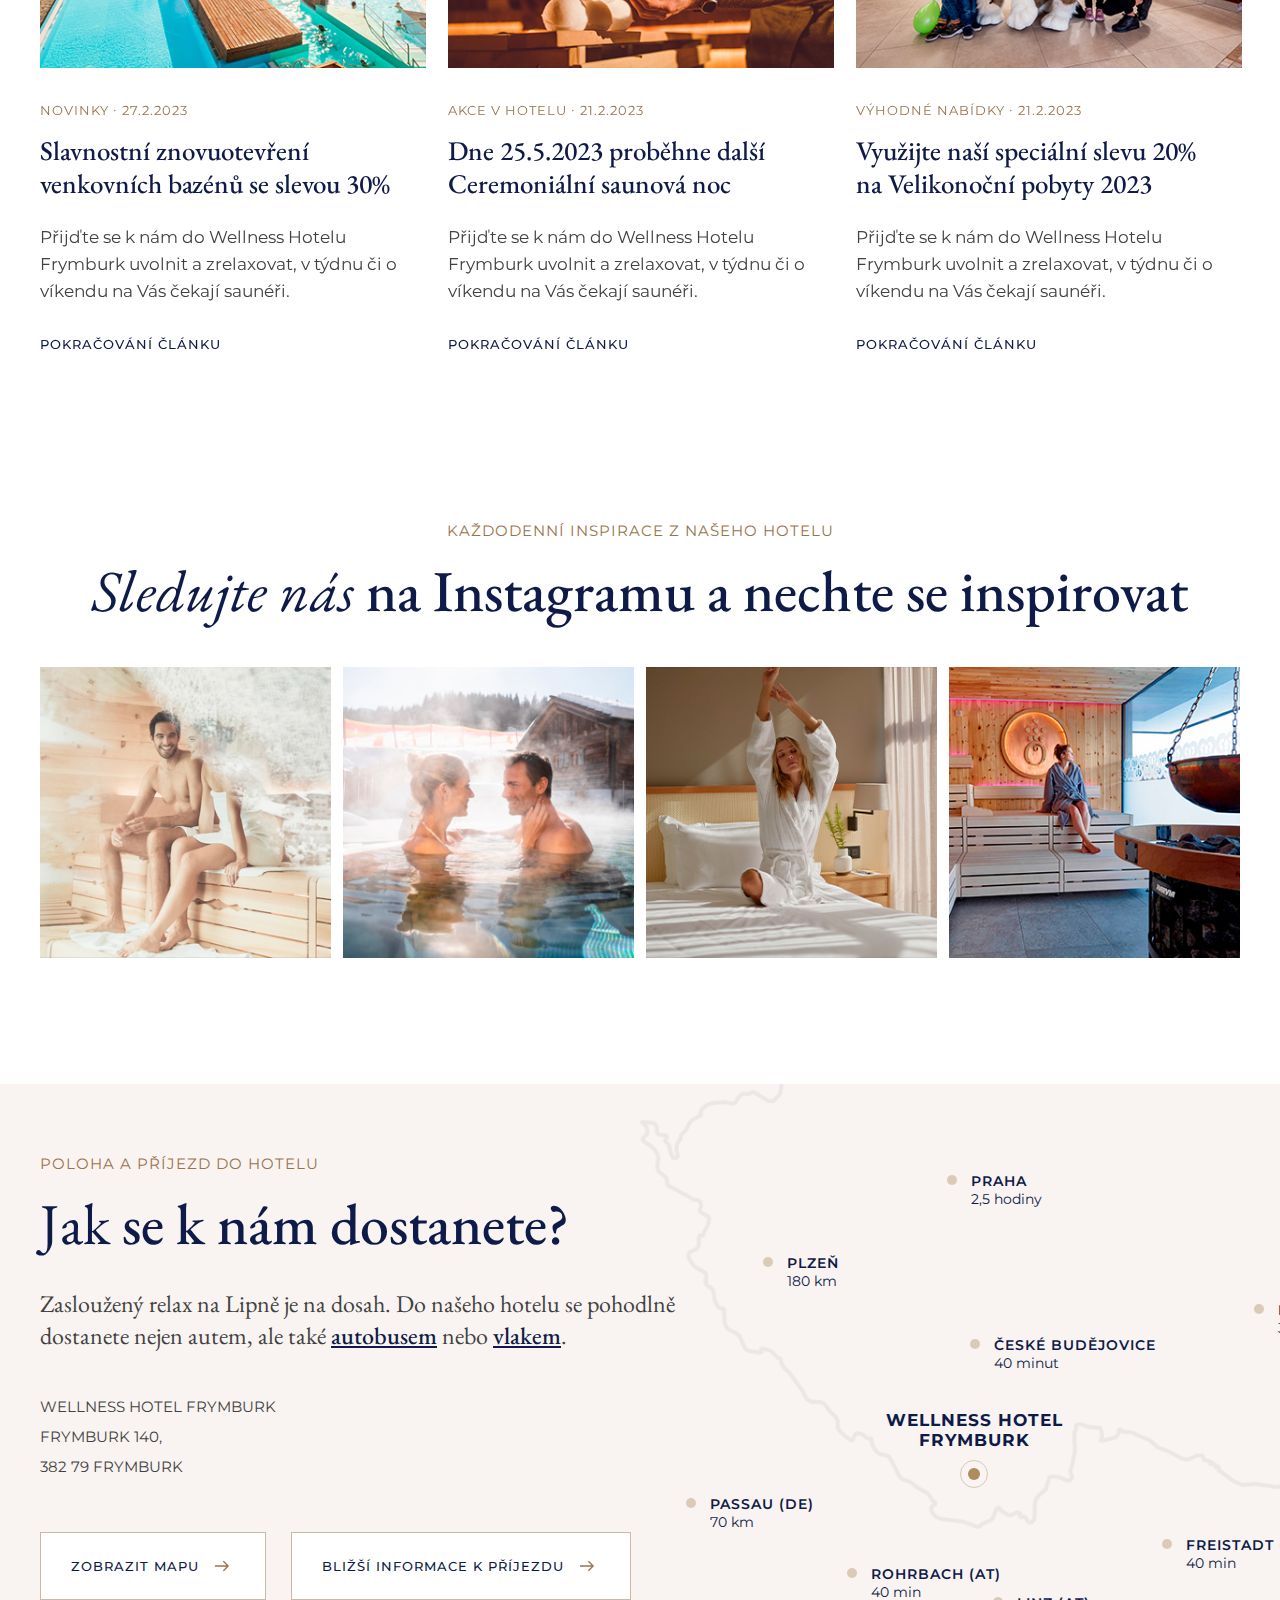
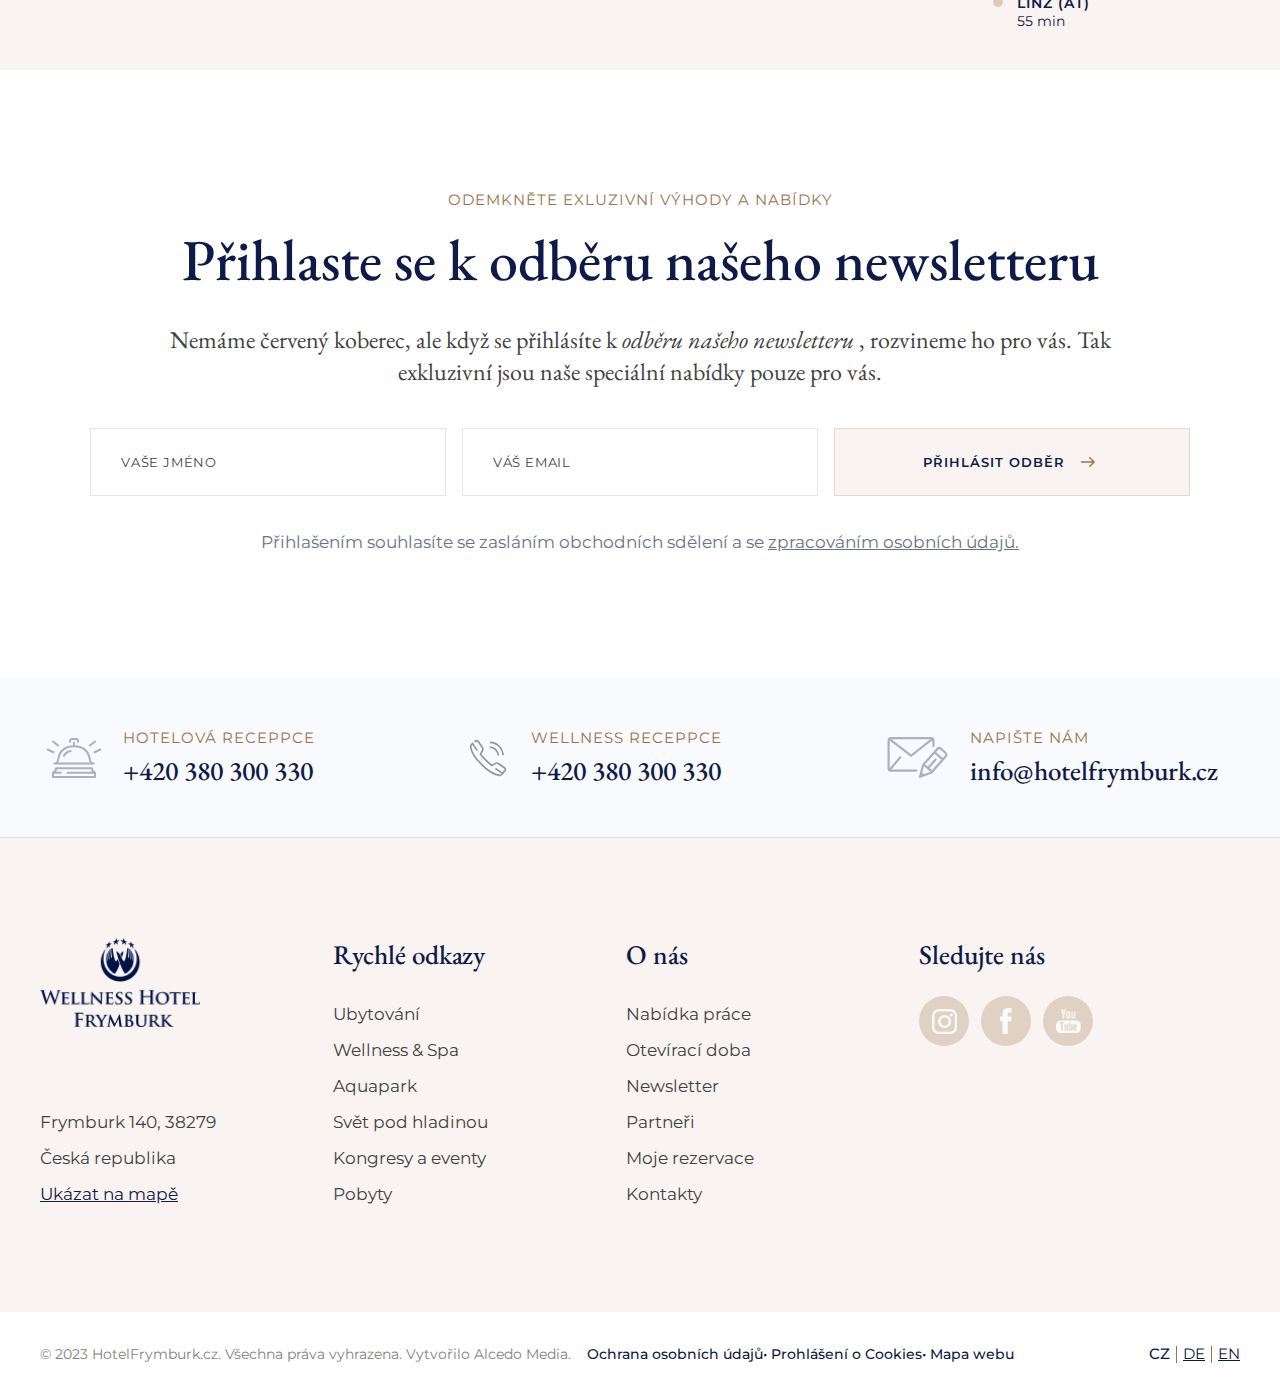
<file: water-world.html>
<!DOCTYPE html>
<html lang="en">

<head>
    <meta charset="UTF-8" />
    <meta http-equiv="X-UA-Compatible" content="IE=edge" />
    <meta name="viewport" content="width=device-width, initial-scale=1.0" />
    <link rel="preconnect" href="https://fonts.googleapis.com">
    <link rel="preconnect" href="https://fonts.gstatic.com" crossorigin>
    <link
        href="https://fonts.googleapis.com/css2?family=EB+Garamond:ital,wght@0,400;0,500;0,600;0,700;0,800;1,400;1,500;1,600;1,700;1,800&family=Jost:wght@400;500;700&family=Montserrat:ital,wght@0,300;0,400;0,500;0,600;0,700;0,800;0,900;1,300;1,400;1,500;1,600;1,700;1,800;1,900&display=swap"
        rel="stylesheet">
    <link rel="stylesheet" href="css/main.css" />
    <title>Dětský vodní svět</title>
</head>

<body>
    <main class="main sm">
        <!-- header start
    =========================================== -->
        <header class="header light" id="header">
            <div class="headerMenu" id="headerMenu">
            </div>
            <div class="headerSearch low" id="searchMenu">
                <div class="headerSearch__inner">
                    <form action="" class="headerSearch__inner-form">
                        <span id="searchClose">
                            zavřít
                        </span>
                        <label for="searchInput">Prohledat web:</label>
                        <div class="headerSearch__inner-row">
                            <div class="input">
                                <input type="text" placeholder="Hledaný výraz..." id="searchInput">
                            </div>
                            <button type="submit" class="button secondary">
                                <span>
                                    <svg>
                                        <use xlink:href="#searchIcon"></use>
                                    </svg>
                                </span>
                                vyhledat
                            </button>
                        </div>
                    </form>
                </div>
            </div>
            <div class="auto__container">
                <div class="header__inner">
                    <a href="index.html" class="header__inner-logo">
                        <img class="light" src="./images/logo.png" alt="" />
                        <img class="dark" src="./images/logo-dark.png" alt="" />
                    </a>
                    <nav class="nav" id="menu">
                        <ul class="nav__inner">
                            <li>
                                <a id="navMenuBtn">
                                    hotel
                                </a>
                            </li>
                            <li>
                                <a href="#">
                                    top nabídka
                                </a>
                            </li>
                            <li>
                                <a href="spa.html">
                                    Wellness & spa
                                </a>
                            </li>
                            <li>
                                <a href="#">
                                    Aquapark
                                </a>
                            </li>
                            <li>
                                <a href="#">
                                    Svět pod hladinou
                                </a>
                            </li>
                            <li>
                                <a href="#">
                                    pro firmy
                                </a>
                            </li>
                            <li>
                                <a href="activity.html">
                                    aktivity
                                </a>
                            </li>
                            <div class="nav__inner-buttons">
                                <a href="tel:+420 374 768 687" class="button light">
                                    +420 374 768 687
                                </a>
                                <a href="#" class="button light">
                                    rezervovat
                                </a>
                                <div class="nav__inner-lang">
                                    <a href="#">
                                        deutsch
                                    </a>
                                    <hr>
                                    <a href="#">
                                        english
                                    </a>
                                </div>
                            </div>
                        </ul>
                        <div class="navMenu" id="navMenu">
                            <div class="navMenu__inner">
                                <div class="navMenu__inner-col">
                                    <a href="rooms.html">
                                        Naše pokoje
                                    </a>
                                    <a href="#">
                                        Ceník ubytování
                                    </a>
                                    <a href="#">
                                        Fotogalerie
                                    </a>
                                    <a href="#">
                                        Areál hotelu
                                    </a>
                                    <a href="#">
                                        Bezbariérový přístup
                                    </a>
                                </div>
                                <div class="navMenu__inner-col">
                                    <div class="navMenu__item">
                                        <h5 class="title5 navMenu__item-btn">
                                            Kongresy a firemní akce
                                        </h5>
                                        <div class="navMenu__item-dropdown">
                                            <a href="#">
                                                Multifunkční sály
                                            </a>
                                            <a href="#">
                                                Catering
                                            </a>
                                            <a href="#">
                                                Teambuilding
                                            </a>
                                        </div>
                                    </div>
                                    <a href="#">
                                        Pro školy
                                    </a>
                                </div>
                                <div class="navMenu__inner-col">
                                    <div class="navMenu__item">
                                        <h5 class="title5 navMenu__item-btn">
                                            Pro rodiny s dětmi
                                        </h5>
                                        <div class="navMenu__item-dropdown">
                                            <a href="water-world.html">
                                                Dětský vodní svět
                                            </a>
                                            <a href="#">
                                                Dětské masáže
                                            </a>
                                            <a href="#">
                                                Animační programy
                                            </a>
                                        </div>
                                    </div>
                                </div>
                            </div>
                        </div>
                    </nav>
                    <div class="header__inner-buttons">
                        <div class="lang">
                            <span>
                                cz
                            </span>
                            <div class="lang__menu">
                                <a href="#">EN</a>
                                <a href="#">DE</a>
                            </div>
                        </div>
                        <button class="header__inner-search" id="searchBtn">
                            <span>
                                <svg>
                                    <use xlink:href="#searchIcon"></use>
                                </svg>
                            </span>
                        </button>
                        <a href="#" class="header__inner-call">
                            <span>
                                <svg>
                                    <use xlink:href="#phone"></use>
                                </svg>
                            </span>
                        </a>
                        <a href="#" class="button uniq">
                            <span>
                                <svg>
                                    <use xlink:href="#bell"></use>
                                </svg>
                            </span>
                            rezervovat
                        </a>
                        <p class="header__inner-text">
                            MENU
                        </p>
                        <div class="burger" id="menuBtn">
                            <span></span>
                        </div>
                    </div>
                </div>
            </div>
        </header>
        <!-- header end
    =========================================== -->
        <!-- hero start
    =========================================== -->
        <section class="hero dark">
            <div class="hero__bg">
                <img src="./images/water-world/water-world-bg.jpg" alt="">
            </div>
            <div class="auto__container">
                <div class="hero__inner">
                    <div class="hero__inner-title">
                        <h1 class="title1 big">
                            Dětský vodní svět
                        </h1>
                    </div>
                </div>
            </div>
        </section>
        <!-- hero end
    =========================================== -->
        <!-- intro start
    =========================================== -->
        <section class="intro sm">
            <div class="auto__container">
                <div class="intro__inner" id="lightgallery">
                    <div class="intro__inner-title">
                        <h6 class="title6">
                            <a href="#">
                                hotel frymburk
                            </a>
                            /
                            <a href="#">
                                saunový svět
                            </a>
                        </h6>
                        <h3 class="title3">
                            Přijďte se s rodinkou pobavit do našeho <i>dětského vodního světa!</i> Čekají na vás
                            tobogány, vodní atrakce, dětská vířivka a mnoho dalších her a aktivit, které vaše děti
                            rozhodně nadchnou.
                        </h3>
                    </div>
                    <div class="intro__inner-col">
                        <div data-src="./images/water-world/1-big.jpg" class="introItem lightItem">
                            <div class="introItem__image">
                                <img src="./images/water-world/1.jpg" alt="">
                            </div>
                            <span>
                                <img src="./images/icons/search.png" alt="">
                            </span>
                        </div>
                        <div data-src="./images/water-world/1-big.jpg" class="introItem lightItem">
                            <div class="introItem__image">
                                <img src="./images/water-world/2.jpg" alt="">
                            </div>
                            <span>
                                <img src="./images/icons/search.png" alt="">
                            </span>
                        </div>
                    </div>
                    <div class="contact big">
                        <div class="contact__inner">
                            <div class="contactItem">
                                <div class="contactItem__icon">
                                    <img src="./images/icons/clock.png" alt="">
                                </div>
                                <div class="contactItem__content">
                                    <h6 class="title6">
                                        otevřeno
                                    </h6>
                                    <h5 class="title5">
                                        pondělí až pátek od
                                        <i>10:00 do 21:00,</i> <br>
                                        víkendy a svátky <i>9:00 do 22:00</i>
                                    </h5>
                                </div>
                            </div>
                            <a href="tel:+420 380 300 330" class="contactItem">
                                <div class="contactItem__icon">
                                    <img src="./images/icons/call.png" alt="">
                                </div>
                                <div class="contactItem__content">
                                    <h6 class="title6">
                                        zavolejte nám
                                    </h6>
                                    <h5 class="title5">
                                        +420 380 300 330
                                    </h5>
                                </div>
                            </a>
                        </div>
                    </div>
                    <ul class="intro__inner-list">
                        <li>
                            <span>
                                <img src="./images/icons/logo-icon-main.png" alt="">
                            </span>
                            dětský bazén - plocha 40 m2
                        </li>
                        <li>
                            <span>
                                <img src="./images/icons/logo-icon-main.png" alt="">
                            </span>
                            teplota je 26 - 29°C
                        </li>
                        <li>
                            <span>
                                <img src="./images/icons/logo-icon-main.png" alt="">
                            </span>
                            dětská vířivka
                        </li>
                        <li>
                            <span>
                                <img src="./images/icons/logo-icon-main.png" alt="">
                            </span>
                            teplota 32 - 34°C
                        </li>
                    </ul>
                    <div class="intro__inner-text">
                        <div class="paragraph">
                            Lorem ipsum dolor sit amet, consectetur adipiscing elit. Nam vitae nisi sapien. Nam
                            facilisis tincidunt sem, id facilisis elit laoreet euismod. Nunc fermentum at ipsum a
                            fermentum. Nulla tempus leo ut pharetra volutpat. Sed sed venenatis leo. Maecenas dapibus
                            augue tortor, in tincidunt eros tincidunt vitae. Sed sodales lorem egestas, suscipit dolor
                            non, scelerisque nibh.
                        </div>
                    </div>
                    <div class="article__inner-row">
                        <a href="./images/article/1-big.jpg" class="articleItem lightItem">
                            <div class="articleItem__image">
                                <img src="./images/article/1.jpg" alt="">
                            </div>
                            <span>
                                <img src="./images/icons/search.png" alt="">
                            </span>
                        </a>
                        <a href="./images/article/2-big.jpg" class="articleItem lightItem">
                            <div class="articleItem__image">
                                <img src="./images/article/2.jpg" alt="">
                            </div>
                            <span>
                                <img src="./images/icons/search.png" alt="">
                            </span>
                        </a>
                        <a href="./images/article/3-big.jpg" class="articleItem lightItem">
                            <div class="articleItem__image">
                                <img src="./images/article/3.jpg" alt="">
                            </div>
                            <span>
                                <img src="./images/icons/search.png" alt="">
                            </span>
                        </a>
                        <a href="./images/article/4-big.jpg" class="articleItem lightItem">
                            <div class="articleItem__image">
                                <img src="./images/article/4.jpg" alt="">
                            </div>
                            <span>
                                <img src="./images/icons/search.png" alt="">
                            </span>
                        </a>
                    </div>
                    <div class="intro__inner-text">
                        <div class="paragraph">
                            Lorem ipsum dolor sit amet, consectetur adipiscing elit. Nam vitae nisi sapien. Nam
                            facilisis tincidunt sem, id facilisis elit laoreet euismod. Nunc fermentum at ipsum a
                            fermentum. Nulla tempus leo ut pharetra volutpat. Sed sed venenatis leo. Maecenas dapibus
                            augue tortor, in tincidunt eros tincidunt vitae. Sed sodales lorem egestas, suscipit dolor
                            non, scelerisque nibh.
                        </div>
                    </div>
                </div>
            </div>
        </section>
        <!-- intro end
=========================================== -->
        <!-- benefits start
    =========================================== -->
        <section class="benefits ex">
            <div class="auto__container">
                <div class="benefits__inner">
                    <div class="benefits__inner-content">
                        <h6 class="title6">
                            získejte výhody s přímou rezervací
                        </h6>
                        <h2 class="title2">
                            Ke každému pobytu <strong>získáte v ceně</strong>
                        </h2>
                    </div>
                    <div class="benefits__inner-row">
                        <div class="benefitsItem">
                            <div class="benefitsItem__icon">
                                <img src="./images/benefits/sauna.svg" alt="">
                            </div>
                            <p class="paragraph">
                                Neomezený vstup do <br> <strong>saunového světa</strong>
                            </p>
                        </div>
                        <div class="benefitsItem">
                            <div class="benefitsItem__icon big">
                                <img src="./images/benefits/pool.svg" alt="">
                            </div>
                            <p class="paragraph">
                                Neomezený vstup <br>
                                do <strong>aquaparku</strong>
                            </p>
                        </div>
                        <div class="benefitsItem">
                            <div class="benefitsItem__icon">
                                <img src="./images/benefits/dress.svg" alt="">
                            </div>
                            <p class="paragraph">
                                <strong>Zapůjčení</strong> ručníků, <br>
                                županu a pantoflí
                            </p>
                        </div>
                        <div class="benefitsItem">
                            <div class="benefitsItem__icon">
                                <img src="./images/benefits/faceMask.svg" alt="">
                            </div>
                            <p class="paragraph">
                                <strong>Sleva 10%</strong> na <br>
                                procedury a masáže
                            </p>
                        </div>
                    </div>
                </div>
            </div>
        </section>
        <!-- benefits end
    =========================================== -->
        <!-- stay start
    =========================================== -->
        <section class="stay">
            <div class="auto__container">
                <div class="stay__inner">
                    <div class="stay__inner-title">
                        <h6 class="title6">
                            wellness pobyty
                        </h6>
                        <h2 class="title2">
                            Zvýhodněné <strong>pobytové balíčky</strong>
                        </h2>
                        <p class="paragraph big">
                            Máme pro Vás neodolatelný návrh - <i>wellness pobyty</i> s neomezeným vstupem do bazénu a
                            saunového světa,
                            včetně
                            mnoha procedur, které Vás uvolní a nabijí energií. Nezapomenutelný zážitek plný relaxace a
                            pohody začíná
                            zde!
                        </p>
                    </div>
                    <div class="stay__inner-row-wrapper">
                        <div class="stay__inner-row">
                            <div class="stayItem">
                                <div class="stayItem__inner">
                                    <div class="stayItem__image">
                                        <img src="./images/stay/1.jpg" alt="">
                                    </div>
                                    <div class="stayItem__content">
                                        <h6 class="title6">
                                            Platnost od 09.01 do 31.3.2023
                                        </h6>
                                        <h4 class="title4">
                                            Wellness pobyt pro dva
                                            s polopenzí
                                        </h4>
                                        <ul>
                                            <li>
                                                skipas pro dva na Hochfichtu v ceně
                                            </li>
                                            <li>
                                                sportovní masáž pro dva
                                            </li>
                                            <li>
                                                polopenze pro dva v ceně
                                            </li>
                                        </ul>
                                        <a href="#" class="button secondary">
                                            od 3290 Kč za osobu na 3 noci
                                            <span>
                                                <svg>
                                                    <use xlink:href="#arrow-long"></use>
                                                </svg>
                                            </span>
                                        </a>
                                    </div>
                                </div>
                            </div>
                            <div class="stayItem">
                                <div class="stayItem__inner">
                                    <div class="stayItem__image">
                                        <img src="./images/stay/2.jpg" alt="">
                                    </div>
                                    <div class="stayItem__content">
                                        <h6 class="title6">
                                            Platnost od 09.01 do 31.3.2023
                                        </h6>
                                        <h4 class="title4">
                                            Wellness balíček Pro dva
                                        </h4>
                                        <ul>
                                            <li>
                                                skipas pro dva na Hochfichtu v ceně
                                            </li>
                                            <li>
                                                sportovní masáž pro dva
                                            </li>
                                            <li>
                                                polopenze pro dva v ceně
                                            </li>
                                        </ul>
                                        <a href="#" class="button secondary">
                                            od 3290 Kč za osobu na 3 noci
                                            <span>
                                                <svg>
                                                    <use xlink:href="#arrow-long"></use>
                                                </svg>
                                            </span>
                                        </a>
                                    </div>
                                </div>
                            </div>
                            <div class="stayItem">
                                <div class="stayItem__inner">
                                    <div class="stayItem__image">
                                        <img src="./images/stay/3.jpg" alt="">
                                    </div>
                                    <div class="stayItem__content">
                                        <h6 class="title6">
                                            Platnost od 09.01 do 31.3.2023
                                        </h6>
                                        <h4 class="title4">
                                            Lyžařský pobyt na Lipně
                                        </h4>
                                        <ul>
                                            <li>
                                                skipas pro dva na Hochfichtu v ceně
                                            </li>
                                            <li>
                                                sportovní masáž pro dva
                                            </li>
                                            <li>
                                                polopenze pro dva v ceně
                                            </li>
                                        </ul>
                                        <a href="#" class="button secondary">
                                            od 3290 Kč za osobu na 3 noci
                                            <span>
                                                <svg>
                                                    <use xlink:href="#arrow-long"></use>
                                                </svg>
                                            </span>
                                        </a>
                                    </div>
                                </div>
                            </div>
                            <div class="stayItem">
                                <div class="stayItem__inner">
                                    <div class="stayItem__image">
                                        <img src="./images/stay/1.jpg" alt="">
                                    </div>
                                    <div class="stayItem__content">
                                        <h6 class="title6">
                                            Platnost od 09.01 do 31.3.2023
                                        </h6>
                                        <h4 class="title4">
                                            Wellness pobyt pro dva
                                            s polopenzí
                                        </h4>
                                        <ul>
                                            <li>
                                                skipas pro dva na Hochfichtu v ceně
                                            </li>
                                            <li>
                                                sportovní masáž pro dva
                                            </li>
                                            <li>
                                                polopenze pro dva v ceně
                                            </li>
                                        </ul>
                                        <a href="#" class="button secondary">
                                            od 3290 Kč za osobu na 3 noci
                                            <span>
                                                <svg>
                                                    <use xlink:href="#arrow-long"></use>
                                                </svg>
                                            </span>
                                        </a>
                                    </div>
                                </div>
                            </div>
                        </div>
                        <div class="arrows">
                            <button type="button" class="prev">
                                <svg>
                                    <use xlink:href="#arrow-right"></use>
                                </svg>
                            </button type="button">
                            <button type="button" class="next">
                                <svg>
                                    <use xlink:href="#arrow-right"></use>
                                </svg>
                            </button type="button">
                        </div>
                    </div>
                </div>
            </div>
        </section>
        <!-- stay end
    =========================================== -->
        <!-- news start
    =========================================== -->
        <section class="news">
            <div class="auto__container">
                <div class="news__inner">
                    <div class="news__inner-title">
                        <h6 class="title6">
                            co je u nás nového?
                        </h6>
                        <h2 class="title2">
                            <strong>Novinky, zajímavosti a akce</strong> z hotelu
                        </h2>
                        <p class="paragraph big">
                            Jste připraveni nechat se rozmazlovat? Ve Wellness Hotelu Frymburk posouváme hýčkání na
                            zcela novou
                            úroveň. <br> Tak se pohodlně usaďte, relaxujte a zbytek nechte na nás.
                        </p>
                    </div>
                    <div class="news__inner-row-wrapper">
                        <div class="news__inner-row">
                            <div class="newsItem">
                                <div class="newsItem__inner">
                                    <a href="#" class="newsItem__image">
                                        <img src="./images/news/1.jpg" alt="">
                                    </a>
                                    <div class="newsItem__content">
                                        <h6 class="title6">
                                            novinky ∙ 27.2.2023
                                        </h6>
                                        <h5 class="title5">
                                            <a href="#">
                                                Slavnostní znovuotevření venkovních bazénů se slevou 30%
                                            </a>
                                        </h5>
                                        <p class="paragraph sm">
                                            Přijďte se k nám do Wellness Hotelu Frymburk uvolnit a zrelaxovat, v týdnu
                                            či o víkendu na Vás
                                            čekají saunéři.
                                        </p>
                                        <a href="#">
                                            pokračování článku
                                        </a>
                                    </div>
                                </div>
                            </div>
                            <div class="newsItem">
                                <div class="newsItem__inner">
                                    <a href="#" class="newsItem__image">
                                        <img src="./images/news/2.jpg" alt="">
                                    </a>
                                    <div class="newsItem__content">
                                        <h6 class="title6">
                                            akce v hotelu ∙ 21.2.2023
                                        </h6>
                                        <h5 class="title5">
                                            <a href="#">
                                                Dne 25.5.2023 proběhne další Ceremoniální saunová noc
                                            </a>
                                        </h5>
                                        <p class="paragraph sm">
                                            Přijďte se k nám do Wellness Hotelu Frymburk uvolnit a zrelaxovat, v týdnu
                                            či o víkendu na Vás
                                            čekají saunéři.
                                        </p>
                                        <a href="#">
                                            pokračování článku
                                        </a>
                                    </div>
                                </div>
                            </div>
                            <div class="newsItem">
                                <div class="newsItem__inner">
                                    <a href="#" class="newsItem__image">
                                        <img src="./images/news/3.jpg" alt="">
                                    </a>
                                    <div class="newsItem__content">
                                        <h6 class="title6">
                                            výhodné nabídky ∙ 21.2.2023
                                        </h6>
                                        <h5 class="title5">
                                            <a href="#">
                                                Využijte naší speciální slevu 20% na Velikonoční pobyty 2023
                                            </a>
                                        </h5>
                                        <p class="paragraph sm">
                                            Přijďte se k nám do Wellness Hotelu Frymburk uvolnit a zrelaxovat, v týdnu
                                            či o víkendu na Vás
                                            čekají saunéři.
                                        </p>
                                        <a href="#">
                                            pokračování článku
                                        </a>
                                    </div>
                                </div>
                            </div>
                        </div>
                        <div class="arrows">
                            <button type="button" class="prev">
                                <svg>
                                    <use xlink:href="#arrow-right"></use>
                                </svg>
                            </button type="button">
                            <button type="button" class="next">
                                <svg>
                                    <use xlink:href="#arrow-right"></use>
                                </svg>
                            </button type="button">
                        </div>
                    </div>
                </div>
            </div>
        </section>
        <!-- news end
    =========================================== -->
        <!-- follow start
    =========================================== -->
        <section class="follow">
            <div class="auto__container">
                <div class="follow__inner">
                    <div class="follow__inner-title">
                        <h6 class="title6">
                            každodenní inspirace z našeho hotelu
                        </h6>
                        <h2 class="title2">
                            <i>Sledujte nás</i> <strong> na Instagramu a nechte se inspirovat</strong>
                        </h2>
                    </div>
                    <div class="follow__inner-row">
                        <a href="#" class="followItem">
                            <div class="followItem__image">
                                <img src="./images/follow/1.jpg" alt="">
                            </div>
                            <div class="followItem__content">
                                <div class="followItem__content-icon">
                                    <img src="./images/icons/social/instagram.png" alt="">
                                </div>
                            </div>
                        </a>
                        <a href="#" class="followItem">
                            <div class="followItem__image">
                                <img src="./images/follow/2.jpg" alt="">
                            </div>
                            <div class="followItem__content">
                                <div class="followItem__content-icon">
                                    <img src="./images/icons/social/instagram.png" alt="">
                                </div>
                            </div>
                        </a>
                        <a href="#" class="followItem">
                            <div class="followItem__image">
                                <img src="./images/follow/3.jpg" alt="">
                            </div>
                            <div class="followItem__content">
                                <div class="followItem__content-icon">
                                    <img src="./images/icons/social/instagram.png" alt="">
                                </div>
                            </div>
                        </a>
                        <a href="#" class="followItem">
                            <div class="followItem__image">
                                <img src="./images/follow/4.jpg" alt="">
                            </div>
                            <div class="followItem__content">
                                <div class="followItem__content-icon">
                                    <img src="./images/icons/social/instagram.png" alt="">
                                </div>
                            </div>
                        </a>
                    </div>
                </div>
            </div>
        </section>
        <!-- follow end
    =========================================== -->
        <!-- location start
    =========================================== -->
        <section class="location">
            <div class="auto__container">
                <div class="location__inner">
                    <div class="location__inner-content">
                        <h6 class="title6">
                            Poloha a příjezd do hotelu
                        </h6>
                        <h2 class="title2">
                            Jak <strong>se k nám dostanete?</strong>
                        </h2>
                        <p class="paragraph big">
                            Zasloužený relax na Lipně je na dosah. Do našeho hotelu se pohodlně dostanete nejen autem,
                            ale také <a href="#">autobusem</a> nebo <a href="#">vlakem</a>.
                        </p>
                        <p class="paragraph sm">
                            Wellness Hotel Frymburk <br>
                            Frymburk 140, <br>
                            382 79 FRYMBURK
                        </p>
                        <div class="location__inner-buttons">
                            <a href="#" class="button light">
                                zobrazit mapu
                                <span>
                                    <svg>
                                        <use xlink:href="#arrow-long"></use>
                                    </svg>
                                </span>
                            </a>
                            <a href="#" class="button light">
                                bližší informace k příjezdu
                                <span>
                                    <svg>
                                        <use xlink:href="#arrow-long"></use>
                                    </svg>
                                </span>
                            </a>
                        </div>
                    </div>
                    <div class="location__inner-map">
                        <img src="./images/map.png" alt="">
                        <div class="locationItem__wrapper">
                            <div class="locationItem">
                                <h6 class="title6">
                                    praha
                                </h6>
                                <p class="paragraph">
                                    2,5 hodiny
                                </p>
                            </div>
                            <div class="locationItem">
                                <h6 class="title6">
                                    plzeň
                                </h6>
                                <p class="paragraph">
                                    180 km
                                </p>
                            </div>
                            <div class="locationItem">
                                <h6 class="title6">
                                    české budějovice
                                </h6>
                                <p class="paragraph">
                                    40 minut
                                </p>
                            </div>
                            <div class="locationItem">
                                <h6 class="title6">
                                    brno
                                </h6>
                                <p class="paragraph">
                                    3,5 hodiny
                                </p>
                            </div>
                            <div class="locationItem main">
                                <h6 class="title6">
                                    Wellness hotel <br> frymburk
                                </h6>
                                <span></span>
                            </div>
                            <div class="locationItem">
                                <h6 class="title6">
                                    Passau (DE)
                                </h6>
                                <p class="paragraph">
                                    70 km
                                </p>
                            </div>
                            <div class="locationItem">
                                <h6 class="title6">
                                    rohrbach (AT)
                                </h6>
                                <p class="paragraph">
                                    40 min
                                </p>
                            </div>
                            <div class="locationItem">
                                <h6 class="title6">
                                    Linz (AT)
                                </h6>
                                <p class="paragraph">
                                    55 min
                                </p>
                            </div>
                            <div class="locationItem">
                                <h6 class="title6">
                                    freistadt (AT)
                                </h6>
                                <p class="paragraph">
                                    40 min
                                </p>
                            </div>
                        </div>

                    </div>
                </div>
            </div>
        </section>
        <!-- location end
    =========================================== -->
        <!-- newsletter start
    =========================================== -->
        <section class="newsletter">
            <div class="auto__container">
                <div class="newsletter__inner">
                    <div class="newsletter__inner-title">
                        <h6 class="title6">
                            odemkněte exluzivní výhody a nabídky
                        </h6>
                        <h2 class="title2">
                            Přihlaste se k odběru našeho newsletteru
                        </h2>
                        <p class="paragraph big">
                            Nemáme červený koberec, ale když se přihlásíte k <i>odběru našeho newsletteru</i> ,
                            rozvineme ho pro vás.
                            Tak exkluzivní jsou naše speciální nabídky pouze pro vás.
                        </p>
                    </div>
                    <form action="" class="newsletter__inner-form">
                        <div class="input">
                            <input type="text" placeholder="vaše jméno">
                        </div>
                        <div class="input">
                            <input type="email" placeholder="váš email">
                        </div>
                        <button type="submit" class="button light">
                            přihlásit odběr
                            <span>
                                <svg>
                                    <use xlink:href="#arrow-long"></use>
                                </svg>
                            </span>
                        </button>
                    </form>
                    <p class="paragraph">
                        Přihlašením souhlasíte se zasláním obchodních sdělení a se
                        <a href="#">zpracováním osobních údajů.</a>
                    </p>
                </div>
            </div>
        </section>
        <!-- newsletter end
    =========================================== -->
        <!-- contact start
    =========================================== -->
        <section class="contact">
            <div class="auto__container">
                <div class="contact__inner">
                    <a href="tel:+420 380 300 330" class="contactItem">
                        <div class="contactItem__icon big">
                            <img src="./images/icons/bell.svg" alt="">
                        </div>
                        <div class="contactItem__content">
                            <h6 class="title6">
                                Hotelová receppce
                            </h6>
                            <h5 class="title5">
                                +420 380 300 330
                            </h5>
                        </div>
                    </a>
                    <a href="tel:+420 380 300 330" class="contactItem">
                        <div class="contactItem__icon">
                            <img src="./images/icons/phone.svg" alt="">
                        </div>
                        <div class="contactItem__content">
                            <h6 class="title6">
                                wellness receppce
                            </h6>
                            <h5 class="title5">
                                +420 380 300 330
                            </h5>
                        </div>
                    </a>
                    <a href="mailto:info@hotelfrymburk.cz" class="contactItem">
                        <div class="contactItem__icon ex">
                            <img src="./images/icons/mail.svg" alt="">
                        </div>
                        <div class="contactItem__content">
                            <h6 class="title6">
                                napište nám
                            </h6>
                            <h5 class="title5">
                                info@hotelfrymburk.cz
                            </h5>
                        </div>
                    </a>
                </div>
            </div>
        </section>
        <!-- contact end
    =========================================== -->
        <!-- footer start
    =========================================== -->
        <footer class="footer">
            <div class="auto__container">
                <div class="footer__inner">
                    <div class="footer__inner-col">
                        <div class="footer__inner-logo">
                            <img src="./images/footer-logo.png" alt="">
                        </div>
                        <p class="paragraph sm">
                            Frymburk 140, 38279 <br>
                            Česká republika <br>
                            <a href="#">
                                Ukázat na mapě
                            </a>
                        </p>
                    </div>
                    <div class="footer__inner-col">
                        <h5 class="title5">
                            Rychlé odkazy
                        </h5>
                        <a href="#">
                            Ubytování
                        </a>
                        <a href="#">
                            Wellness & Spa
                        </a>
                        <a href="#">
                            Aquapark
                        </a>
                        <a href="#">
                            Svět pod hladinou
                        </a>
                        <a href="#">
                            Kongresy a eventy
                        </a>
                        <a href="#">
                            Pobyty
                        </a>
                    </div>
                    <div class="footer__inner-col">
                        <h5 class="title5">
                            O nás
                        </h5>
                        <a href="#">
                            Nabídka práce
                        </a>
                        <a href="#">
                            Otevírací doba
                        </a>
                        <a href="#">
                            Newsletter
                        </a>
                        <a href="#">
                            Partneři
                        </a>
                        <a href="#">
                            Moje rezervace
                        </a>
                        <a href="#">
                            Kontakty
                        </a>
                    </div>
                    <div class="footer__inner-col">
                        <h5 class="title5">
                            Sledujte nás
                        </h5>
                        <div class="footer__inner-social">
                            <a href="#">
                                <img src="./images/icons/social/instagram.png" alt="">
                            </a>
                            <a href="#" class="thin">
                                <img src="./images/icons/social/facebook.png" alt="">
                            </a>
                            <a href="#">
                                <img src="./images/icons/social/youtube.png" alt="">
                            </a>
                        </div>
                    </div>
                </div>
            </div>
        </footer>
        <div class="copy">
            <div class="auto__container">
                <div class="copy__inner">
                    <div class="copy__inner-text">
                        <p class="paragraph">
                            © 2023 HotelFrymburk.cz. Všechna práva vyhrazena. Vytvořilo Alcedo Media.
                        </p>
                        <div class="copy__inner-links">
                            <a href="#">
                                Ochrana osobních údajů
                            </a>
                            <a href="#">
                                <b>•</b> Prohlášení o Cookies
                            </a>
                            <a href="#">
                                <b>•</b> Mapa webu
                            </a>
                        </div>
                    </div>
                    <div class="copy__inner-lang">
                        <a href="#" class="active">
                            cz
                        </a>
                        <hr>
                        <a href="#">
                            DE
                        </a>
                        <hr>
                        <a href="#">
                            EN
                        </a>
                    </div>
                </div>
            </div>
        </div>
        <!-- footer end
    =========================================== -->
    </main>
    <!-- Sprites
    =========================================== -->
    <svg style="display: none">
        <symbol id="arrow-right" viewBox="0 96 960 960">
            <g>
                <path
                    d="m480 880.614-42.768-42.153 232.462-232.462H175.386v-59.998h494.308L437.232 313.539 480 271.386 784.614 576 480 880.614Z" />
            </g>
        </symbol>
        <symbol id="arrow-long" viewBox="0 96 960 960">
            <g>
                <path
                    d="m561.923 802.153-42.153-43.384 152.77-152.77H171.924v-59.998H672.54l-152.77-152.77 42.153-43.384L788.076 576 561.923 802.153Z" />
            </g>
        </symbol>
        <symbol id="searchIcon" viewBox="0 96 960 960">
            <g>
                <path
                    d="M781.692 919.076 530.461 667.845q-30 24.769-69 38.769t-80.692 14q-102.55 0-173.582-71.014t-71.032-173.537q0-102.524 71.014-173.601 71.014-71.076 173.538-71.076 102.523 0 173.6 71.032T625.384 476q0 42.846-14.385 81.846-14.385 39-38.385 67.846l251.231 251.231-42.153 42.153Zm-400.923-258.46q77.308 0 130.962-53.654Q565.385 553.308 565.385 476q0-77.308-53.654-130.962-53.654-53.654-130.962-53.654-77.308 0-130.962 53.654Q196.154 398.692 196.154 476q0 77.308 53.653 130.962 53.654 53.654 130.962 53.654Z" />
            </g>
        </symbol>
        <symbol id="bell" viewBox="0 0 85 85">
            <g>
                <g>
                    <line fill="none" stroke="currentColor" stroke-linecap="round" stroke-miterlimit="10"
                        stroke-width="2.5" x1="17.793" x2="67.208" y1="49.275" y2="49.275" />
                    <line fill="none" stroke="currentColor" stroke-miterlimit="10" stroke-width="2.5" x1="42.5"
                        x2="42.5" y1="27.057" y2="22.39" />
                    <g>
                        <g>
                            <line fill="none" stroke="currentColor" stroke-linecap="round" stroke-miterlimit="10"
                                stroke-width="2.5" x1="62.311" x2="68.764" y1="26.871" y2="21.934" />
                            <line fill="none" stroke="currentColor" stroke-linecap="round" stroke-miterlimit="10"
                                stroke-width="2.5" x1="68.152" x2="75.51" y1="35.323" y2="31.876" />
                        </g>
                        <g>
                            <line fill="none" stroke="currentColor" stroke-linecap="round" stroke-miterlimit="10"
                                stroke-width="2.5" x1="22.689" x2="16.236" y1="26.871" y2="21.934" />
                            <line fill="none" stroke="currentColor" stroke-linecap="round" stroke-miterlimit="10"
                                stroke-width="2.5" x1="16.848" x2="9.491" y1="35.323" y2="31.876" />
                        </g>
                    </g>
                    <g>
                        <path
                            d="     M68.779,66.394v-5.577c-4-1.397-4-5.418-4-5.418H20.221c0,0,0,4.021-4,5.418v5.577H68.779z"
                            fill="none" stroke="currentColor" stroke-linecap="round" stroke-linejoin="round"
                            stroke-miterlimit="10" stroke-width="2.5" />
                    </g>
                    <path
                        d="M64.707,49.131    c-1.666-1.846-2.183-3.607-2.356-4.668c-1.558-9.495-6.845-16.738-19.851-16.738c-13.005,0-18.292,7.243-19.85,16.738    c-0.174,1.061-0.69,2.822-2.356,4.668"
                        fill="none" stroke="currentColor" stroke-linecap="round" stroke-miterlimit="10"
                        stroke-width="2.5" />
                    <path d="M38.374,33.73    c-4.025,0.728-6.749,2.665-8.433,6.032" fill="none" stroke="currentColor"
                        stroke-linecap="round" stroke-miterlimit="10" stroke-width="2.5" />
                    <line fill="none" stroke="currentColor" stroke-linecap="round" stroke-linejoin="round"
                        stroke-miterlimit="10" stroke-width="2.5" x1="68.236" x2="34.208" y1="60.88" y2="60.88" />
                    <line fill="none" stroke="currentColor" stroke-linecap="round" stroke-linejoin="round"
                        stroke-miterlimit="10" stroke-width="2.5" x1="25.874" x2="16.875" y1="60.88" y2="60.88" />
                </g>
                <path
                    d="   M37.567,22.255c0,0,0-0.097,0-1.357s1.275-2.292,2.835-2.292H44.6c1.559,0,2.834,1.031,2.834,2.292s0,1.357,0,1.357"
                    fill="none" stroke="CurrentColor" stroke-linecap="round" stroke-linejoin="round"
                    stroke-miterlimit="10" stroke-width="2.5" />
            </g>
        </symbol>
        <symbol id="phone" viewBox="0 0 85 85">
            <path d="M45.301,26.104     c3.199,0.076,6.383,1.326,8.844,3.752c2.48,2.447,3.777,5.645,3.881,8.874"
                fill="none" stroke="currentColor" stroke-width="3.5" />
            <path d="M45.547,18.86     c4.957,0.136,9.877,2.079,13.688,5.835c3.807,3.754,5.818,8.64,6.027,13.591"
                fill="none" stroke="currentColor" stroke-width="3.5" />

            <path d="M64.701,65.86l-10.947-7.339" fill="none" stroke="currentColor" stroke-width="3.5" />
            <path
                d="M26.326,31.296l-7.271-10.917    c-0.476,0.427-0.773,0.707-0.773,0.707c-2.731,2.433-2.124,4.56-2.124,4.56C18.002,38.65,31.692,51.18,32.738,52.27    c1.413,1.312,13.641,14.723,26.648,16.553c0,0,2.127,0.605,4.559-2.13l0.756-0.832c0.936-1.235,4.146-5.39,4.176-6.084    c0,0,0.305-1.364-1.293-2.503l-9.574-6.375c0,0-1.672-1.52-4.025-0.227l-5.771,3.193c0,0-5.791-4.596-9.001-8.076    c-3.483-3.205-8.087-8.99-8.087-8.99l3.188-5.773C35.603,28.67,34.083,27,34.083,27l-6.388-9.566    c-1.139-1.593-2.506-1.29-2.506-1.29c-0.705,0.032-1.968,0.844-3.222,1.802"
                fill="none" stroke="currentColor" stroke-width="3.5" />
        </symbol>
        <symbol id="minus" viewBox="0 96 960 960" fill="currentColor">
            <path d="M200 616v-80h560v80H200Z" />
        </symbol>
        <symbol id="add" viewBox="0 96 960 960" fill="currentColor">
            <path d="M440 856V616H200v-80h240V296h80v240h240v80H520v240h-80Z" />
        </symbol>
        <symbol id="chevronBot" viewBox="0 96 960 960" fill="currentColor">
            <path d="M480 711 240 471l56-56 184 184 184-184 56 56-240 240Z" />
        </symbol>
    </svg>
    <!-- js
    =========================================== -->
    <script src="./js/jquery.js"></script>
    <script src="./js/slick.min.js"></script>
    <script src="js/lightgallery.min.js"></script>
    <script src="js/lg-thumbnail.min.js"></script>
    <script src="js/lg-zoom.min.js"></script>
    <script src="./js/main.js"></script>
    <script type="text/javascript">
        lightGallery(document.getElementById('lightgallery'), {
            plugins: [lgZoom, lgThumbnail],
            licenseKey: 'your_license_key',
            speed: 500,
            zoomFromOrigin: false,
            selector: '.lightItem',
            // ... other settings
        });
    </script>
</body>

</html>
</file>
<file: css/main.css>
@charset "UTF-8";
@import "./fonts/stylesheet.css";
@import "./easypick.css";
@import "./lightgallery-bundle.css";
@import "./lg-thumbnail.css";
@import "./lg-zoom.css";
html, body {
  scroll-behavior: smooth;
}

*,
*::before,
*::after {
  margin: 0;
  padding: 0;
  border: none;
  outline: none;
  -webkit-box-sizing: border-box;
          box-sizing: border-box;
}

button {
  outline: none;
}

button:focus {
  outline: none;
}

input::-webkit-outer-spin-button,
input::-webkit-inner-spin-button {
  -webkit-appearance: none;
  margin: 0;
}

/* width */
::-webkit-scrollbar {
  width: 8px;
}

/* Track */
::-webkit-scrollbar-track {
  background: #fff;
}

/* Handle */
::-webkit-scrollbar-thumb {
  background: rgba(0, 0, 0, 0.2);
  border-radius: 10px;
}

/* Handle on hover */
::-webkit-scrollbar-thumb:hover {
  background: rgba(0, 0, 0, 0.3);
}

/*** 
====================================================================
Global Settings
====================================================================
   ***/
body {
  font-family: "EB Garamond", serif;
  font-size: 24px;
  color: #414141;
  line-height: 32px;
  font-weight: 400;
  background: #fff;
}
body.active {
  overflow: hidden;
}

a {
  text-decoration: none;
  opacity: 1;
  color: #fff;
  -webkit-transition: 0.3s ease;
  transition: 0.3s ease;
  cursor: pointer;
}
a:hover {
  opacity: 0.88;
}

ul li {
  list-style: none;
}

.auto__container {
  position: relative;
  max-width: 1360px;
  margin: 0 auto;
  padding: 0 40px;
}

.title1 {
  font-weight: 500;
  font-size: 110px;
  line-height: 118px;
}
.title1.big {
  font-size: 125px;
  line-height: 100%;
}

.title2 {
  font-weight: 400;
  font-size: 63px;
  line-height: 69px;
}
.title2.sm {
  font-size: 57px;
  line-height: 60px;
}
.title2.ex {
  font-size: 60px;
  line-height: 100%;
}
.title2 strong {
  font-weight: 500;
}

.title3 {
  font-weight: 400;
  font-size: 48px;
  line-height: 60px;
}

.title4 {
  font-weight: 500;
  font-size: 33px;
  line-height: 44px;
}

.title5 {
  font-weight: 500;
  font-size: 27px;
  line-height: 33px;
}

.title6 {
  font-weight: 400;
  font-size: 15px;
  line-height: 20px;
  text-transform: uppercase;
  color: #99734c;
  letter-spacing: 1px;
  font-family: "Montserrat", sans-serif;
  margin-bottom: 16px;
}
.title6.sm {
  margin: 0;
  color: #414141;
  font-size: 12px;
  line-height: 16px;
  letter-spacing: 0.6px;
}
.title6 a {
  color: inherit;
  font-weight: inherit;
  -webkit-transition: 0.3s ease;
  transition: 0.3s ease;
  position: relative;
}
.title6 a::before {
  position: absolute;
  top: 100%;
  left: 0;
  width: 100%;
  height: 1px;
  background-color: #99734c;
  content: "";
  opacity: 0;
  -webkit-transition: 0.3s ease;
  transition: 0.3s ease;
}
.title6 a:hover {
  opacity: 1;
}
.title6 a:hover::before {
  opacity: 1;
}

.paragraph {
  font-size: 24px;
  line-height: 32px;
}
.paragraph.big {
  font-size: 27px;
  line-height: 38px;
}
.paragraph.sm {
  font-size: 17px;
  line-height: 27px;
}
.paragraph a:hover {
  opacity: 1;
  color: #99734c !important;
}

.main {
  overflow: hidden;
  padding: 20px 25px 0 25px;
  position: relative;
}
.main.sm {
  padding-top: 0;
}

.button {
  display: -webkit-inline-box;
  display: -ms-inline-flexbox;
  display: inline-flex;
  -webkit-box-pack: center;
      -ms-flex-pack: center;
          justify-content: center;
  -webkit-box-align: center;
      -ms-flex-align: center;
          align-items: center;
  cursor: pointer;
  -webkit-transition: 0.3s ease;
  transition: 0.3s ease;
  font-family: "Montserrat", sans-serif;
  font-size: 12px;
  line-height: 20px;
  font-weight: 500;
  letter-spacing: 1px;
  text-transform: uppercase;
}
.button span {
  display: -webkit-box;
  display: -ms-flexbox;
  display: flex;
  -webkit-box-pack: center;
      -ms-flex-pack: center;
          justify-content: center;
  -webkit-box-align: center;
      -ms-flex-align: center;
          align-items: center;
}
.button span img {
  width: 100%;
}
.button span svg {
  width: 100%;
  height: 100%;
  -webkit-transition: 0.3s ease;
  transition: 0.3s ease;
}
.button.uniq {
  color: #fff;
  padding: 15px 26px;
  border: 1px solid #aaa7a4;
  background-color: #b0957360;
  font-weight: 500;
}
.button.uniq svg {
  color: #fff;
}
.button.uniq span {
  width: 26px;
  height: 26px;
  margin-right: 10px;
}
.button.primary {
  padding: 30px 50px;
  color: #fff;
  background-color: #0e1a47;
}
.button.primary:hover {
  opacity: 1;
  background-color: #99734c;
}
.button.primary span {
  width: 28px;
  height: 24px;
  margin-left: 10px;
}
.button.primary span svg {
  fill: #fff;
}
.button.secondary {
  padding: 25px 10px;
  font-size: 13px;
  background-color: #ae8c62;
  color: #fff;
  font-weight: 500;
}
.button.secondary span {
  width: 28px;
  height: 22px;
  margin-left: 10px;
  position: relative;
}
.button.secondary span svg {
  width: 100%;
  height: 100%;
  -webkit-transition: 0.3s ease;
  transition: 0.3s ease;
  fill: #fff;
}
.button.light {
  padding: 22px 30px;
  background-color: #fff;
  border: 1px solid rgba(153, 115, 76, 0.5);
  color: #0e1a47;
  font-size: 13px;
  line-height: 16px;
}
.button.light:hover {
  opacity: 1;
  background-color: #99734c;
  black: #99734c;
  color: #fff;
}
.button.light:hover svg {
  fill: #fff;
}
.button.light span {
  width: 26px;
  height: 22px;
  margin-left: 10px;
}
.button.light span svg {
  width: 100%;
  height: 100%;
  fill: #99734c;
  -webkit-transition: 0.3s ease;
  transition: 0.3s ease;
}

.lang {
  font-size: 15px;
  line-height: 20px;
  font-weight: 500;
  font-family: "Montserrat", sans-serif;
  color: #fff;
  text-transform: uppercase;
  margin-right: 18px;
  cursor: pointer;
  -webkit-transition: 0.3s ease;
  transition: 0.3s ease;
  position: relative;
  display: -webkit-box;
  display: -ms-flexbox;
  display: flex;
  -webkit-box-align: center;
      -ms-flex-align: center;
          align-items: center;
  -webkit-box-pack: center;
      -ms-flex-pack: center;
          justify-content: center;
  -webkit-transition: 0.2s ease;
  transition: 0.2s ease;
  padding: 5px 0;
}
.lang__menu {
  position: absolute;
  top: 100%;
  left: 0;
  min-width: 100%;
  opacity: 0;
  max-height: 0;
  -webkit-transition: 0.4s ease;
  transition: 0.4s ease;
  overflow: hidden;
  background-color: #0e1a47;
  padding: 0 15px;
  border-radius: 3px;
  z-index: 999;
}
.lang__menu a {
  margin-bottom: 4px;
  display: block;
  color: #fff;
}
.lang__menu a:last-child {
  margin: 0;
}
.lang:hover .lang__menu {
  opacity: 1;
  max-height: 180px;
  padding: 12px 15px;
}
.lang:hover span::before {
  -webkit-transform: translateY(-30%) rotate(-45deg);
          transform: translateY(-30%) rotate(-45deg);
}
.lang > span {
  position: relative;
  padding-right: 22px;
}
.lang > span::before {
  position: absolute;
  content: "";
  width: 7px;
  height: 7px;
  border-top: 1.5px solid #fff;
  border-right: 1.5px solid #fff;
  background-color: transparent;
  top: 50%;
  right: 0;
  -webkit-transform: translateY(-70%) rotate(135deg);
          transform: translateY(-70%) rotate(135deg);
  -webkit-transition: 0.3s ease;
  transition: 0.3s ease;
}

.arrows {
  position: static;
}
.arrows button {
  position: absolute;
  top: 50%;
  right: -10%;
  width: 60px;
  height: 60px;
  border-radius: 50%;
  background-color: #fff;
  display: -webkit-box;
  display: -ms-flexbox;
  display: flex;
  -webkit-box-pack: center;
      -ms-flex-pack: center;
          justify-content: center;
  -webkit-box-align: center;
      -ms-flex-align: center;
          align-items: center;
  cursor: pointer;
  -webkit-transition: 0.3s ease;
  transition: 0.3s ease;
  -webkit-box-shadow: 1px 2px 5px rgba(0, 0, 0, 0.2);
          box-shadow: 1px 2px 5px rgba(0, 0, 0, 0.2);
  -webkit-transform: translateY(-50%);
          transform: translateY(-50%);
  z-index: 3;
}
.arrows button:hover {
  opacity: 1;
}
.arrows button:hover svg {
  fill: #99734c;
}
.arrows button svg {
  width: 28px;
  height: 28px;
  fill: #0e1a47;
  -webkit-transition: 0.3s ease;
  transition: 0.3s ease;
}
.arrows .prev {
  right: unset;
  left: -10%;
}
.arrows .prev svg {
  -webkit-transform: scaleX(-1);
          transform: scaleX(-1);
}

.input {
  display: -webkit-box;
  display: -ms-flexbox;
  display: flex;
  -webkit-box-pack: center;
      -ms-flex-pack: center;
          justify-content: center;
  -webkit-box-align: center;
      -ms-flex-align: center;
          align-items: center;
  background-color: #fff;
}
.input input {
  width: 100%;
  height: 100%;
  font-size: 13px;
  line-height: 16px;
  text-transform: uppercase;
  color: #414141;
  letter-spacing: 0.8px;
  padding: 22px 30px;
  background-color: transparent;
  border: 1px solid #e6e6e6;
  text-align: left;
  font-family: "Montserrat", sans-serif;
}
.input input::-webkit-input-placeholder {
  color: #414141;
}
.input input::-moz-placeholder {
  color: #414141;
}
.input input:-ms-input-placeholder {
  color: #414141;
}
.input input::-ms-input-placeholder {
  color: #414141;
}
.input input::placeholder {
  color: #414141;
}

.checkbox {
  position: relative;
  display: -webkit-box;
  display: -ms-flexbox;
  display: flex;
  -webkit-box-align: center;
      -ms-flex-align: center;
          align-items: center;
  cursor: pointer;
}
.checkbox input {
  position: absolute;
  width: 100%;
  height: 100%;
  top: 0;
  left: 0;
  opacity: 0;
  background: none;
  -webkit-appearance: none;
  z-index: 1;
}
.checkbox input:checked + label {
  background: #0e1a47;
  border: 1px solid #0e1a47;
}
.checkbox input:checked + label::before {
  opacity: 1;
}
.checkbox label {
  position: absolute;
  top: 50%;
  left: 0;
  transform: translateY(-50%);
  -moz-ransform: translateY(-50%);
  -o-transform: translateY(-50%);
  -ms-transform: translateY(-50%);
  -webkit-transform: translateY(-50%);
  display: block;
  width: 20px;
  height: 20px;
  border: 1px solid #cccfd9;
  border-radius: 4px;
  -webkit-transition: all 0.2s ease-in-out 0s;
  transition: all 0.2s ease-in-out 0s;
  -moz-transition: all 0.2s ease-in-out 0s;
  background-color: #fff;
}
.checkbox label::before {
  content: "";
  position: absolute;
  top: 3px;
  left: 6px;
  width: 6px;
  height: 9px;
  border-right: 2px solid #fff;
  border-bottom: 2px solid #fff;
  -webkit-transform: rotate(45deg);
          transform: rotate(45deg);
  opacity: 0;
  -webkit-transition: all 0.2s ease-in-out 0s;
  transition: all 0.2s ease-in-out 0s;
  -moz-transition: all 0.2s ease-in-out 0s;
}
.checkbox span {
  padding-left: 34px;
  font-size: 16px;
  line-height: 20px;
  font-family: "Montserrat", sans-serif;
  font-weight: 300;
  color: #585962;
}

.header {
  position: absolute;
  top: 20px;
  left: 24px;
  width: calc(100% - 48px);
  z-index: 15;
  border-bottom: 1px solid #ffffff20;
}
.header::before {
  position: absolute;
  top: 0;
  left: 0;
  width: 100%;
  height: 100%;
  background: -webkit-gradient(linear, left top, left bottom, from(#3a163d), to(#3a163d20));
  background: linear-gradient(to bottom, #3a163d, #3a163d20);
  content: "";
  -webkit-transition: 0.3s ease;
  transition: 0.3s ease;
}
.header::after {
  position: absolute;
  top: -25px;
  left: -25px;
  width: calc(100% + 50px);
  height: calc(100% + 25px);
  content: "";
  -webkit-box-shadow: 0px 0px 10px rgba(1, 0, 3, 0.15);
          box-shadow: 0px 0px 10px rgba(1, 0, 3, 0.15);
  z-index: 99;
  pointer-events: none;
  -webkit-transition: 0.3s ease;
  transition: 0.3s ease;
  opacity: 0;
}
.header .auto__container {
  max-width: 1920px;
}
.header.sticky {
  position: fixed;
  top: 0;
  left: 0;
  width: 100%;
  -webkit-animation-name: sticky;
          animation-name: sticky;
  -webkit-animation-duration: 0.4s;
          animation-duration: 0.4s;
  background-color: #fff;
}
.header.sticky::before {
  opacity: 0;
}
.header.sticky .headerSearch {
  top: 117px;
  height: calc(100% - 117px);
}
.header.active {
  background-color: #fff;
  border-color: transparent;
}
.header.active::before {
  opacity: 0;
}
.header.active::after {
  opacity: 1;
}
.header.active .header__inner-logo img.dark {
  display: block;
}
.header.active .header__inner-logo img.light {
  display: none;
}
.header.active .header__inner-call span svg {
  color: #0e1a47;
}
.header.active .header__inner-search {
  border-color: rgba(14, 26, 71, 0.2);
}
.header.active .header__inner-search span svg {
  fill: #0e1a47;
}
.header.active .header__inner-buttons .button {
  background-color: #f9f4f1;
  border-color: #dfd9d2;
  color: #0e1a47;
  font-weight: 600;
}
.header.active .header__inner-buttons .button:hover {
  opacity: 1;
  background-color: #99734c;
  color: #fff;
}
.header.active .header__inner-buttons .button:hover svg {
  color: #fff;
}
.header.active .header__inner-buttons .button svg {
  color: #99734c;
}
.header.active .header__inner .lang {
  color: #0e1a47;
}
.header.active .header__inner .lang span::before {
  border-color: #99734c;
}
.header.active .nav__inner li a {
  color: #0e1a47;
}
.header.active .nav__inner li a.active {
  color: #99734c;
}
.header.active .nav__inner li a:hover {
  opacity: 1;
  color: #99734c;
}
.header.light {
  background-color: #fff;
  border-color: transparent;
  width: 100%;
  top: 0;
  left: 0;
}
.header.light.active::after {
  opacity: 1;
}
.header.light::after {
  top: 0;
  left: 0;
  width: 100%;
  height: 100%;
  opacity: 0;
}
.header.light::before {
  display: none;
}
.header.light .header__inner-logo img.dark {
  display: block;
}
.header.light .header__inner-logo img.light {
  display: none;
}
.header.light .header__inner-call span svg {
  color: #0e1a47;
}
.header.light .header__inner-search {
  border-color: rgba(14, 26, 71, 0.2);
}
.header.light .header__inner-search span svg {
  fill: #0e1a47;
}
.header.light .header__inner-buttons .button {
  background-color: #ae8c62;
  border-color: transparent;
  color: #fff;
  font-weight: 500;
}
.header.light .header__inner-buttons .button:hover {
  opacity: 1;
  background-color: #0e1a47;
}
.header.light .header__inner-buttons .button svg {
  color: #fff;
}
.header.light .header__inner .lang {
  color: #0e1a47;
}
.header.light .header__inner .lang span::before {
  border-color: #99734c;
}
.header.light .nav__inner li a {
  color: #0e1a47;
}
.header.light .nav__inner li a.active {
  color: #99734c;
}
.header.light .nav__inner li a:hover {
  opacity: 1;
  color: #99734c;
}
.header.lined {
  border-bottom: 1px solid #41414150;
}
.header.lined.sticky {
  border-color: transparent;
}
.header__inner {
  padding: 20px 0 16px;
  display: -webkit-box;
  display: -ms-flexbox;
  display: flex;
  -webkit-box-pack: justify;
      -ms-flex-pack: justify;
          justify-content: space-between;
}
.header__inner-logo {
  display: -webkit-box;
  display: -ms-flexbox;
  display: flex;
  -webkit-box-pack: center;
      -ms-flex-pack: center;
          justify-content: center;
  -webkit-box-align: center;
      -ms-flex-align: center;
          align-items: center;
  width: 148px;
  opacity: 1;
}
.header__inner-logo:hover {
  opacity: 1;
}
.header__inner-logo img {
  width: 100%;
}
.header__inner-logo img.dark {
  display: none;
}
.header__inner-buttons {
  display: -webkit-box;
  display: -ms-flexbox;
  display: flex;
  -webkit-box-align: center;
      -ms-flex-align: center;
          align-items: center;
  -ms-flex-item-align: center;
      -ms-grid-row-align: center;
      align-self: center;
}
.header__inner-search {
  display: -webkit-box;
  display: -ms-flexbox;
  display: flex;
  -webkit-box-pack: center;
      -ms-flex-pack: center;
          justify-content: center;
  -webkit-box-align: center;
      -ms-flex-align: center;
          align-items: center;
  padding: 18px;
  height: 100%;
  border-right: 1px solid #ffffff40;
  border-left: 1px solid #ffffff40;
  margin-right: 10px;
  background-color: transparent;
  cursor: pointer;
}
.header__inner-search:hover {
  opacity: 0.8;
}
.header__inner-search span {
  width: 22px;
  height: 22px;
  display: -webkit-box;
  display: -ms-flexbox;
  display: flex;
  -webkit-box-pack: center;
      -ms-flex-pack: center;
          justify-content: center;
  -webkit-box-align: center;
      -ms-flex-align: center;
          align-items: center;
}
.header__inner-search span svg {
  width: 130%;
  height: 130%;
  fill: #fff;
  -webkit-transition: 0.2s ease;
  transition: 0.2s ease;
}
.header__inner-call {
  display: -webkit-box;
  display: -ms-flexbox;
  display: flex;
  -webkit-box-pack: center;
      -ms-flex-pack: center;
          justify-content: center;
  -webkit-box-align: center;
      -ms-flex-align: center;
          align-items: center;
  padding: 18px 4px;
}
.header__inner-call span {
  width: 26px;
  height: 26px;
  display: -webkit-box;
  display: -ms-flexbox;
  display: flex;
  -webkit-box-pack: center;
      -ms-flex-pack: center;
          justify-content: center;
  -webkit-box-align: center;
      -ms-flex-align: center;
          align-items: center;
}
.header__inner-call span svg {
  width: 140%;
  height: 140%;
  -webkit-transition: 0.2s ease;
  transition: 0.2s ease;
  color: #fff;
}
.header__inner-text {
  display: none;
}
.header__inner .button {
  margin-left: 25px;
}
.headerSearch {
  position: fixed;
  top: 137px;
  left: 0;
  width: 100%;
  height: calc(100% - 137px);
  z-index: 9;
  background: rgba(0, 0, 0, 0.4);
  z-index: 92;
  opacity: 0;
  pointer-events: none;
  -webkit-transition: 0.4s ease;
  transition: 0.4s ease;
}
.headerSearch.low {
  top: 117px;
  height: calc(100% - 117px);
}
.headerSearch.active {
  opacity: 1;
  pointer-events: all;
}
.headerSearch.active .headerSearch__inner {
  padding: 50px 0 80px;
  opacity: 1;
  max-height: 500px;
  overflow: visible;
  pointer-events: all;
}
.headerSearch__inner {
  position: absolute;
  top: 0;
  left: 0;
  min-width: 100%;
  background-color: #fff;
  -webkit-transition: 0.4s ease;
  transition: 0.4s ease;
  max-height: 0;
  opacity: 0;
  pointer-events: none;
  z-index: 99;
}
.headerSearch__inner-form {
  padding: 65px 0;
  position: relative;
  width: 80%;
  max-width: 830px;
  margin: 0 auto;
}
.headerSearch__inner-form > span {
  display: block;
  font-size: 14px;
  line-height: 20px;
  font-weight: 500;
  font-family: "Montserrat", sans-serif;
  color: #0e1a47;
  position: absolute;
  top: 0;
  right: 0;
  text-align: end;
  padding-left: 26px;
  cursor: pointer;
  -webkit-transition: 0.2s ease;
  transition: 0.2s ease;
  text-transform: uppercase;
  letter-spacing: 1px;
}
.headerSearch__inner-form > span:hover {
  color: #99734c;
}
.headerSearch__inner-form > span:hover::before {
  background-color: #99734c;
}
.headerSearch__inner-form > span:hover::after {
  background-color: #99734c;
}
.headerSearch__inner-form > span::before {
  position: absolute;
  top: 50%;
  left: 0;
  width: 15px;
  height: 2px;
  background-color: #0e1a47;
  content: "";
  -webkit-transform: translateY(-40%) rotate(-45deg);
          transform: translateY(-40%) rotate(-45deg);
  -webkit-transition: 0.2s ease;
  transition: 0.2s ease;
}
.headerSearch__inner-form > span::after {
  position: absolute;
  top: 50%;
  left: 0;
  width: 15px;
  height: 2px;
  background-color: #0e1a47;
  content: "";
  -webkit-transform: translateY(-40%) rotate(45deg);
          transform: translateY(-40%) rotate(45deg);
  -webkit-transition: 0.2s ease;
  transition: 0.2s ease;
}
.headerSearch__inner-row {
  display: -webkit-box;
  display: -ms-flexbox;
  display: flex;
  -webkit-box-pack: justify;
      -ms-flex-pack: justify;
          justify-content: space-between;
}
.headerSearch__inner label {
  display: block;
  margin-bottom: 25px;
  font-size: 23px;
  line-height: 28px;
  color: #0e1a47;
  font-weight: 600;
  font-family: "EB Garamond", serif;
}
.headerSearch__inner .input {
  width: calc(60% - 15px);
}
.headerSearch__inner .input input {
  font-family: "Montserrat", sans-serif;
  font-weight: 400;
  color: #414141;
  background-color: #fff;
  border-color: #e9ebf1;
}
.headerSearch__inner .button {
  width: calc(40% - 15px);
  padding: 24px 10px;
  font-size: 14px;
  line-height: 18px;
}
.headerSearch__inner .button:hover {
  opacity: 1;
  background-color: #0e1a47;
}
.headerSearch__inner .button span {
  width: 20px;
  height: 20px;
  margin: 0 10px 0 0;
}
.headerSearch__inner .button span svg {
  fill: #fff;
}

.headerMenu {
  position: fixed;
  top: 137px;
  left: 0;
  width: 100%;
  height: calc(100% - 137px);
  z-index: 9;
  background: rgba(0, 0, 0, 0.4);
  z-index: 90;
  opacity: 0;
  pointer-events: none;
  -webkit-transition: 0.4s ease;
  transition: 0.4s ease;
}
.headerMenu.active {
  opacity: 1;
  pointer-events: all;
}
.headerMenu__search__inner {
  width: 100%;
  display: -webkit-box;
  display: -ms-flexbox;
  display: flex;
  -webkit-box-pack: justify;
      -ms-flex-pack: justify;
          justify-content: space-between;
}
.headerMenu__search__inner-col {
  display: -webkit-box;
  display: -ms-flexbox;
  display: flex;
  -webkit-box-orient: vertical;
  -webkit-box-direction: normal;
      -ms-flex-direction: column;
          flex-direction: column;
}
.headerMenu__search__inner .title5 {
  font-size: 23px;
  line-height: 26px;
  color: #0e1a47;
  font-weight: 600;
  padding: 5px;
  margin-bottom: 20px;
  -webkit-user-select: none;
     -moz-user-select: none;
      -ms-user-select: none;
          user-select: none;
}
.headerMenu__search__inner a {
  font-size: 23px;
  line-height: 26px;
  color: #0e1a47;
  font-weight: 600;
  padding: 5px;
  margin-bottom: 20px;
}
.headerMenu__search__inner a:hover {
  opacity: 1;
  color: #99734c;
}
.headerMenu__search__inner a:last-child {
  margin: 0;
}

@-webkit-keyframes sticky {
  0% {
    top: -60px;
    opacity: 0;
  }
  100% {
    top: 0;
    opacity: 1;
  }
}

@keyframes sticky {
  0% {
    top: -60px;
    opacity: 0;
  }
  100% {
    top: 0;
    opacity: 1;
  }
}
.nav {
  display: -webkit-box;
  display: -ms-flexbox;
  display: flex;
  -webkit-box-align: center;
      -ms-flex-align: center;
          align-items: center;
  position: relative;
}
.navMenu {
  position: absolute;
  top: calc(100% + 16px);
  left: 0;
  min-width: 100%;
  background-color: #fff;
  -webkit-transition: 0.4s ease;
  transition: 0.4s ease;
  max-height: 0;
  opacity: 0;
  pointer-events: none;
  z-index: 99;
}
.navMenu::before {
  position: absolute;
  top: 0;
  right: calc(100% - 2px);
  width: 2000px;
  height: 100%;
  content: "";
  background-color: #fff;
  -webkit-transition: 0.4s ease;
  transition: 0.4s ease;
}
.navMenu::after {
  position: absolute;
  top: 0;
  left: calc(100% - 2px);
  width: 2000px;
  height: 100%;
  content: "";
  background-color: #fff;
  -webkit-transition: 0.4s ease;
  transition: 0.4s ease;
}
.navMenu.active {
  padding: 60px 0 80px;
  opacity: 1;
  max-height: 500px;
  overflow: visible;
  pointer-events: all;
}
.navMenu__inner {
  width: 100%;
  display: -webkit-box;
  display: -ms-flexbox;
  display: flex;
  -webkit-box-pack: justify;
      -ms-flex-pack: justify;
          justify-content: space-between;
}
.navMenu__inner-col {
  display: -webkit-box;
  display: -ms-flexbox;
  display: flex;
  -webkit-box-orient: vertical;
  -webkit-box-direction: normal;
      -ms-flex-direction: column;
          flex-direction: column;
}
.navMenu__inner .title5 {
  font-size: 23px;
  line-height: 26px;
  color: #0e1a47;
  font-weight: 600;
  padding: 5px;
  margin-bottom: 20px;
  -webkit-user-select: none;
     -moz-user-select: none;
      -ms-user-select: none;
          user-select: none;
}
.navMenu__inner a {
  font-size: 23px;
  line-height: 26px;
  color: #0e1a47;
  font-weight: 600;
  padding: 5px;
  margin-bottom: 20px;
}
.navMenu__inner a:hover {
  opacity: 1;
  color: #99734c;
}
.navMenu__inner a:last-child {
  margin: 0;
}
.navMenu__item-dropdown {
  display: -webkit-box;
  display: -ms-flexbox;
  display: flex;
  -webkit-box-orient: vertical;
  -webkit-box-direction: normal;
      -ms-flex-direction: column;
          flex-direction: column;
  -webkit-transition: 0.5s ease;
  transition: 0.5s ease;
  padding: 0 24px 20px;
}
.navMenu__item-dropdown.active {
  opacity: 1;
  max-height: 200px;
  padding: 5px 24px 20px;
}
.navMenu__item a {
  font-size: 20px;
  line-height: 26px;
  font-weight: 400;
}
.nav__inner {
  display: -webkit-box;
  display: -ms-flexbox;
  display: flex;
  -webkit-box-align: center;
      -ms-flex-align: center;
          align-items: center;
  height: 100%;
}
.nav__inner-buttons {
  display: none;
}
.nav__inner li {
  display: -webkit-box;
  display: -ms-flexbox;
  display: flex;
  -webkit-box-pack: center;
      -ms-flex-pack: center;
          justify-content: center;
  -webkit-box-align: center;
      -ms-flex-align: center;
          align-items: center;
  margin-right: 30px;
  height: 100%;
}
.nav__inner li:last-child {
  margin: 0;
}
.nav__inner li a {
  font-size: 16px;
  line-height: 24px;
  font-weight: 500;
  font-family: "Jost", sans-serif;
  text-transform: uppercase;
  color: #fff;
  padding: 5px;
  height: 100%;
  display: -webkit-box;
  display: -ms-flexbox;
  display: flex;
  -webkit-box-pack: center;
      -ms-flex-pack: center;
          justify-content: center;
  -webkit-box-align: center;
      -ms-flex-align: center;
          align-items: center;
  position: relative;
  -webkit-user-select: none;
     -moz-user-select: none;
      -ms-user-select: none;
          user-select: none;
}
.nav__inner li a.active::before {
  position: absolute;
  content: "";
  width: 100%;
  height: 3px;
  background-color: #af906e;
  bottom: -16px;
  -webkit-transition: 0.3s ease;
  transition: 0.3s ease;
}

.burger {
  display: none;
}

.footer {
  background-color: #f9f4f1;
  padding: 100px 0;
}
.footer__inner {
  display: -webkit-box;
  display: -ms-flexbox;
  display: flex;
  -webkit-box-pack: justify;
      -ms-flex-pack: justify;
          justify-content: space-between;
}
.footer__inner-logo {
  display: -webkit-box;
  display: -ms-flexbox;
  display: flex;
  -webkit-box-pack: center;
      -ms-flex-pack: center;
          justify-content: center;
  -webkit-box-align: center;
      -ms-flex-align: center;
          align-items: center;
  width: 160px;
  margin-bottom: 60px;
}
.footer__inner-logo img {
  width: 100%;
}
.footer__inner-col {
  width: calc(24% - 15px);
  display: -webkit-box;
  display: -ms-flexbox;
  display: flex;
  -webkit-box-orient: vertical;
  -webkit-box-direction: normal;
      -ms-flex-direction: column;
          flex-direction: column;
}
.footer__inner-col:first-child {
  -webkit-box-pack: justify;
      -ms-flex-pack: justify;
          justify-content: space-between;
}
.footer__inner-col:last-child {
  width: calc(28% - 15px);
}
.footer__inner-col .paragraph {
  font-family: "Montserrat", sans-serif;
  line-height: 36px;
}
.footer__inner-col .paragraph a {
  color: #0e1a47;
  text-decoration: underline;
}
.footer__inner-col a {
  font-size: 17px;
  line-height: 36px;
  color: #414141;
  font-family: "Montserrat", sans-serif;
}
.footer__inner-col a:hover {
  opacity: 1;
  color: #99734c;
}
.footer__inner-social {
  display: -webkit-box;
  display: -ms-flexbox;
  display: flex;
  -webkit-box-align: center;
      -ms-flex-align: center;
          align-items: center;
}
.footer__inner-social a {
  width: 50px;
  height: 50px;
  border-radius: 50%;
  margin: 0 12px 0 0;
  display: -webkit-box;
  display: -ms-flexbox;
  display: flex;
  -webkit-box-pack: center;
      -ms-flex-pack: center;
          justify-content: center;
  -webkit-box-align: center;
      -ms-flex-align: center;
          align-items: center;
  background-color: #cebba5;
  opacity: 0.6;
}
.footer__inner-social a:last-child {
  margin: 0;
}
.footer__inner-social a:hover {
  opacity: 1;
}
.footer__inner-social a.thin img {
  width: 25%;
}
.footer__inner-social a img {
  width: 50%;
}
.footer__inner .title5 {
  color: #0e1a47;
  margin-bottom: 25px;
}

.copy {
  padding: 30px 0;
  background-color: #fff;
}
.copy__inner {
  display: -webkit-box;
  display: -ms-flexbox;
  display: flex;
  -webkit-box-pack: justify;
      -ms-flex-pack: justify;
          justify-content: space-between;
  -webkit-box-align: center;
      -ms-flex-align: center;
          align-items: center;
}
.copy__inner-text {
  display: -webkit-box;
  display: -ms-flexbox;
  display: flex;
  -webkit-box-align: center;
      -ms-flex-align: center;
          align-items: center;
}
.copy__inner-links {
  margin-left: 16px;
  display: -webkit-box;
  display: -ms-flexbox;
  display: flex;
  -webkit-box-align: center;
      -ms-flex-align: center;
          align-items: center;
}
.copy__inner-links a {
  font-size: 14px;
  line-height: 18px;
  font-family: "Montserrat", sans-serif;
  color: #0e1a47;
  font-weight: 500;
}
.copy__inner-links a b {
  font-weight: 500;
}
.copy__inner-lang {
  display: -webkit-box;
  display: -ms-flexbox;
  display: flex;
  -webkit-box-align: center;
      -ms-flex-align: center;
          align-items: center;
}
.copy__inner-lang a {
  font-size: 15px;
  line-height: 24px;
  color: #0e1a47;
  font-weight: 400;
  text-decoration: underline;
  text-transform: uppercase;
  font-family: "Montserrat", sans-serif;
}
.copy__inner-lang a.active {
  font-weight: 500;
  text-decoration: unset;
}
.copy__inner-lang hr {
  width: 1px;
  height: 17px;
  background-color: #99734c;
  margin: 0 6px;
}
.copy__inner .paragraph {
  font-size: 14px;
  line-height: 18px;
  font-family: "Montserrat", sans-serif;
  color: #828282;
}

.offer {
  padding: 150px 0 100px;
}
.offer.big {
  padding-top: 0;
}
.offer.big .offer__inner-advantages {
  margin-bottom: 90px;
}
.offer.big .offer__inner-row {
  width: calc(100% + 12px);
}
.offer.big .offer__inner-column .offerItem {
  width: calc(50% - 12px);
}
.offer.big .offer__inner-column .offerItem:first-child {
  width: 100%;
}
.offer.big .offer__inner-column:first-child {
  width: 25%;
}
.offer.big .offer__inner-column:first-child .offerItem {
  width: 100%;
}
.offer.big .offer__inner-column:first-child .offerItem__inner {
  padding-bottom: 200%;
}
.offer.big .offer__inner-column:last-child {
  width: 25%;
}
.offer.big .offer__inner-column:last-child .offerItem {
  width: 100%;
}
.offer.big .offer__inner-column:last-child .offerItem__inner {
  padding-bottom: 200%;
}
.offer.big .offerItem {
  width: calc(25% - 12px);
}
.offer.big .offerItem.big {
  width: calc(50% - 12px);
}
.offer__inner-content {
  display: -webkit-box;
  display: -ms-flexbox;
  display: flex;
  -webkit-box-pack: justify;
      -ms-flex-pack: justify;
          justify-content: space-between;
  -webkit-box-align: end;
      -ms-flex-align: end;
          align-items: flex-end;
  margin-bottom: 60px;
}
.offer__inner-content .paragraph {
  width: calc(60% - 15px);
  max-width: 730px;
  text-align: end;
}
.offer__inner-content .paragraph strong {
  font-weight: 600;
}
.offer__inner-content .paragraph i {
  font-style: italic;
}
.offer__inner-content .paragraph br.mob {
  display: none;
}
.offer__inner-title {
  width: calc(40% - 15px);
}
.offer__inner-advantages {
  display: -webkit-box;
  display: -ms-flexbox;
  display: flex;
  -ms-flex-wrap: wrap;
      flex-wrap: wrap;
  -webkit-box-pack: justify;
      -ms-flex-pack: justify;
          justify-content: space-between;
}
.offer__inner-col {
  width: 24.3%;
  display: -webkit-box;
  display: -ms-flexbox;
  display: flex;
  -webkit-box-orient: vertical;
  -webkit-box-direction: normal;
      -ms-flex-direction: column;
          flex-direction: column;
  -webkit-box-pack: justify;
      -ms-flex-pack: justify;
          justify-content: space-between;
}
.offer__inner-col .offerItem {
  width: 100%;
  margin: 6px 0;
  height: calc(33.3% - 12px);
}
.offer__inner-col .offerItem:last-child {
  height: calc(66.6% - 12px);
}
.offer__inner-row {
  width: 75.7%;
  display: -webkit-box;
  display: -ms-flexbox;
  display: flex;
  -ms-flex-wrap: wrap;
      flex-wrap: wrap;
  margin: 0 -6px;
}
.offer__inner .title2 {
  color: #0e1a47;
}
.offer__inner-column {
  width: 50%;
  display: -webkit-box;
  display: -ms-flexbox;
  display: flex;
  -ms-flex-wrap: wrap;
      flex-wrap: wrap;
  -webkit-box-pack: justify;
      -ms-flex-pack: justify;
          justify-content: space-between;
}
.offerItem {
  margin: 6px;
  background-color: #0e1a47;
  display: -webkit-box;
  display: -ms-flexbox;
  display: flex;
  -webkit-box-align: center;
      -ms-flex-align: center;
          align-items: center;
  -webkit-box-pack: center;
      -ms-flex-pack: center;
          justify-content: center;
  color: #fff;
  text-align: center;
  position: relative;
  width: calc(33.3% - 12px);
}
.offerItem:hover {
  opacity: 1;
}
.offerItem:hover .offerItem__image img {
  -webkit-transform: scale(1.1);
          transform: scale(1.1);
}
.offerItem.big {
  width: calc(66.6% - 12px);
}
.offerItem.big .offerItem__inner {
  padding-bottom: 50%;
}
.offerItem__inner {
  width: 100%;
  height: 100%;
  position: relative;
  padding-bottom: 100%;
}
.offerItem__image {
  display: -webkit-box;
  display: -ms-flexbox;
  display: flex;
  -webkit-box-pack: center;
      -ms-flex-pack: center;
          justify-content: center;
  -webkit-box-align: center;
      -ms-flex-align: center;
          align-items: center;
  position: absolute;
  top: 0;
  left: 0;
  width: 100%;
  height: 100%;
  opacity: 0.7;
  overflow: hidden;
}
.offerItem__image img {
  width: 100%;
  height: 100%;
  object-fit: cover;
  -o-object-fit: cover;
  -webkit-transition: 0.3s ease;
  transition: 0.3s ease;
}
.offerItem__content {
  width: 100%;
  position: absolute;
  top: 50%;
  left: 50%;
  display: -webkit-box;
  display: -ms-flexbox;
  display: flex;
  -webkit-box-orient: vertical;
  -webkit-box-direction: normal;
      -ms-flex-direction: column;
          flex-direction: column;
  -webkit-box-align: center;
      -ms-flex-align: center;
          align-items: center;
  -webkit-transform: translate(-50%, -50%);
          transform: translate(-50%, -50%);
  padding: 10px;
}
.offerItem__icon {
  width: 40px;
  height: 40px;
  display: -webkit-box;
  display: -ms-flexbox;
  display: flex;
  -webkit-box-pack: center;
      -ms-flex-pack: center;
          justify-content: center;
  -webkit-box-align: center;
      -ms-flex-align: center;
          align-items: center;
  margin-bottom: 3px;
  -webkit-box-shadow: 0px 1px 5px 0px rgba(2, 3, 2, 0.15);
          box-shadow: 0px 1px 5px 0px rgba(2, 3, 2, 0.15);
  border-radius: 50%;
}
.offerItem__icon img {
  width: 110%;
}
.offerItem .title4 {
  font-size: 39px;
  line-height: 100%;
  text-shadow: 0px 0px 5px rgba(2, 3, 2, 0.15);
}

.benefits {
  padding: 90px 0;
  background-color: #f9fafd;
}
.benefits.big {
  margin-bottom: 50px;
}
.benefits.ex {
  margin-bottom: 100px;
}
.benefits__inner {
  display: -webkit-box;
  display: -ms-flexbox;
  display: flex;
  -webkit-box-align: center;
      -ms-flex-align: center;
          align-items: center;
  -webkit-box-pack: justify;
      -ms-flex-pack: justify;
          justify-content: space-between;
}
.benefits__inner-content {
  width: calc(45% - 15px);
  max-width: 520px;
}
.benefits__inner-row {
  width: calc(55% - 15px);
  max-width: 680px;
  display: -webkit-box;
  display: -ms-flexbox;
  display: flex;
  -ms-flex-wrap: wrap;
      flex-wrap: wrap;
  -webkit-box-pack: justify;
      -ms-flex-pack: justify;
          justify-content: space-between;
}
.benefits__inner .title2 {
  color: #0e1a47;
}
.benefitsItem {
  display: -webkit-box;
  display: -ms-flexbox;
  display: flex;
  -webkit-box-align: center;
      -ms-flex-align: center;
          align-items: center;
  -webkit-box-pack: justify;
      -ms-flex-pack: justify;
          justify-content: space-between;
  width: calc(50% - 10px);
  max-width: 285px;
  font-weight: 400;
  margin-bottom: 40px;
}
.benefitsItem:nth-child(n+3) {
  margin: 0;
}
.benefitsItem__icon {
  width: 54px;
  height: 54px;
  display: -webkit-box;
  display: -ms-flexbox;
  display: flex;
  -webkit-box-pack: center;
      -ms-flex-pack: center;
          justify-content: center;
  -webkit-box-align: center;
      -ms-flex-align: center;
          align-items: center;
  margin-right: 30px;
}
.benefitsItem__icon img {
  width: 100%;
}
.benefitsItem strong {
  font-weight: 600;
}
.benefitsItem .paragraph {
  width: calc(100% - 84px);
  font-size: 25px;
  line-height: 30px;
}
.benefitsItem .paragraph br {
  display: none;
}

.rooms {
  padding: 100px 0 180px;
}
.rooms__inner-title {
  text-align: center;
  max-width: 1024px;
  margin: 0 auto 55px;
}
.rooms__inner-slider {
  max-width: 960px;
  margin: 0 auto;
}
.rooms__inner-slider-wrapper {
  width: 100%;
  position: relative;
}
.rooms__inner .slick-list {
  overflow: visible;
  padding: 0 !important;
}
.rooms__inner .slick-slide {
  opacity: 0.3;
  -webkit-transition: 0.3s ease;
  transition: 0.3s ease;
  pointer-events: none;
}
.rooms__inner .slick-current {
  opacity: 1;
  pointer-events: all;
}
.rooms__inner .slick-dots {
  bottom: unset;
  top: calc(100% + 60px);
  display: -webkit-box;
  display: -ms-flexbox;
  display: flex;
  -webkit-box-align: center;
      -ms-flex-align: center;
          align-items: center;
  -webkit-box-pack: center;
      -ms-flex-pack: center;
          justify-content: center;
}
.rooms__inner .slick-dots li.slick-active button {
  border-color: #99734c;
}
.rooms__inner .slick-dots li button {
  width: 100%;
  height: 100%;
  border-radius: 50%;
  border: 2px solid transparent;
  -webkit-transition: 0.3s ease;
  transition: 0.3s ease;
  background-color: transparent;
}
.rooms__inner .slick-dots li button:before {
  position: absolute;
  top: 50%;
  left: 50%;
  width: 6px;
  height: 6px;
  content: "";
  background-color: #99734c;
  -webkit-transform: translate(-50%, -50%);
          transform: translate(-50%, -50%);
  border-radius: 50%;
  opacity: 0.5;
}
.rooms__inner .title3 {
  color: #0e1a47;
}
.rooms__inner .title3 i {
  font-style: italic;
}
.roomsItem {
  margin: 0 20px;
}
.roomsItem__inner {
  width: 100%;
  height: 100%;
  position: relative;
  padding-bottom: 67%;
}
.roomsItem__image {
  display: -webkit-box;
  display: -ms-flexbox;
  display: flex;
  -webkit-box-pack: center;
      -ms-flex-pack: center;
          justify-content: center;
  -webkit-box-align: center;
      -ms-flex-align: center;
          align-items: center;
  position: absolute;
  top: 0;
  left: 0;
  width: 100%;
  height: 100%;
  overflow: hidden;
  cursor: pointer;
  -webkit-transition: 0.3s ease;
  transition: 0.3s ease;
}
.roomsItem__image:hover {
  opacity: 1;
}
.roomsItem__image:hover img {
  -webkit-transform: scale(1.1);
          transform: scale(1.1);
}
.roomsItem__image img {
  width: 100%;
  height: 100%;
  object-fit: cover;
  -o-object-fit: cover;
  -webkit-transition: 0.3s ease;
  transition: 0.3s ease;
}
.roomsItem__content {
  position: absolute;
  bottom: 0;
  left: 0;
  width: 100%;
  display: -webkit-box;
  display: -ms-flexbox;
  display: flex;
  -webkit-box-pack: justify;
      -ms-flex-pack: justify;
          justify-content: space-between;
  -webkit-box-align: end;
      -ms-flex-align: end;
          align-items: flex-end;
}
.roomsItem__content-title {
  background-color: #fff;
  padding: 30px 40px;
}
.roomsItem__content .title6 {
  margin-bottom: 10px;
}
.roomsItem__content .title4 {
  color: #0e1a47;
}
.roomsItem__content .title4 a {
  color: inherit;
}
.roomsItem__content .title4 a:hover {
  opacity: 1;
  color: #99734c;
}

.stay {
  padding: 90px 0 100px;
  background-color: #f9f4f1;
}
.stay__inner-title {
  text-align: center;
  margin-bottom: 44px;
}
.stay__inner-row {
  margin: 0 -11px;
}
.stay__inner-row-wrapper {
  position: relative;
}
.stay__inner-grid {
  display: -webkit-box;
  display: -ms-flexbox;
  display: flex;
  -ms-flex-wrap: wrap;
      flex-wrap: wrap;
  -webkit-box-pack: justify;
      -ms-flex-pack: justify;
          justify-content: space-between;
  margin: 0 -11px;
  padding: 90px 0 50px;
}
.stay__inner-grid .stayItem {
  margin: 0 11px 50px;
}
.stay__inner .slick-disabled {
  opacity: 0;
  pointer-events: none;
}
.stay__inner .title2 {
  margin-bottom: 30px;
  color: #0e1a47;
}
.stayItem {
  width: calc(33.3% - 22px);
  margin: 0 11px;
  cursor: pointer;
  position: relative;
  display: block;
}
.stayItem::before {
  position: absolute;
  bottom: 0;
  left: 0;
  width: 100%;
  height: 70%;
  content: "";
  background: -webkit-gradient(linear, left bottom, left top, from(#000), to(transparent));
  background: linear-gradient(to top, #000, transparent);
  z-index: 2;
  pointer-events: none;
  -webkit-transition: 0.3s ease;
  transition: 0.3s ease;
}
.stayItem::after {
  position: absolute;
  top: 0;
  left: 0;
  width: 100%;
  height: 100%;
  content: "";
  z-index: 2;
  background-color: #0e1a47;
  opacity: 0;
  pointer-events: none;
  -webkit-transition: 0.3s ease;
  transition: 0.3s ease;
}
.stayItem:hover::before {
  opacity: 0;
}
.stayItem:hover::after {
  opacity: 0.8;
}
.stayItem:hover ul {
  opacity: 1;
  max-height: 200px;
  padding: 5px 0 40px;
}
.stayItem:hover .button {
  background-color: #fff;
  color: #0e1a47;
}
.stayItem:hover .button svg {
  fill: #0e1a47;
}
.stayItem__inner {
  width: 100%;
  height: 100%;
  padding-bottom: 150%;
  position: relative;
}
.stayItem__image {
  position: absolute;
  top: 0;
  left: 0;
  width: 100%;
  height: 100%;
  z-index: 1;
  display: -webkit-box;
  display: -ms-flexbox;
  display: flex;
  -webkit-box-pack: center;
      -ms-flex-pack: center;
          justify-content: center;
  -webkit-box-align: center;
      -ms-flex-align: center;
          align-items: center;
}
.stayItem__image.big img {
  -o-object-position: 15%;
     object-position: 15%;
}
.stayItem__image img {
  width: 100%;
  height: 100%;
  object-fit: cover;
  -o-object-fit: cover;
}
.stayItem__content {
  padding: 35px;
  position: absolute;
  bottom: 0;
  width: 100%;
  z-index: 3;
}
.stayItem .button {
  width: 100%;
  padding: 25px 0;
}
.stayItem .button:hover {
  opacity: 1;
}
.stayItem .button img.dark {
  opacity: 0;
}
.stayItem ul {
  opacity: 0;
  max-height: 0;
  overflow: hidden;
  -webkit-transition: 0.4s ease;
  transition: 0.4s ease;
  color: #fff;
}
.stayItem ul li {
  position: relative;
  padding-left: 12px;
  font-size: 17px;
  line-height: 20px;
  font-family: "Montserrat", sans-serif;
  font-weight: 400;
  margin-bottom: 15px;
}
.stayItem ul li:last-child {
  margin-bottom: 0;
}
.stayItem ul li::before {
  position: absolute;
  top: 9px;
  left: 0;
  width: 4px;
  height: 4px;
  border-radius: 50%;
  background-color: #fff;
  content: "";
}
.stayItem .title6 {
  color: #fff;
  font-size: 13px;
  line-height: 16px;
  letter-spacing: 1px;
  margin-bottom: 12px;
}
.stayItem .title4 {
  color: #fff;
  margin-bottom: 26px;
  font-weight: 400;
}

.news {
  padding: 120px 0 90px;
}
.news__inner-title {
  text-align: center;
  margin-bottom: 40px;
}
.news__inner-row {
  margin: 0 -11px;
}
.news__inner-row-wrapper {
  position: relative;
}
.news__inner .slick-disabled {
  opacity: 0;
  pointer-events: none;
}
.news__inner .arrows button {
  top: 40%;
}
.news__inner .title2 {
  color: #0e1a47;
  margin-bottom: 30px;
}
.newsItem {
  margin: 0 11px;
}
.newsItem__inner {
  width: 100%;
  height: 100%;
}
.newsItem__image {
  padding-bottom: 68%;
  position: relative;
  display: block;
  overflow: hidden;
}
.newsItem__image:hover {
  opacity: 1;
}
.newsItem__image:hover img {
  -webkit-transform: scale(1.1);
          transform: scale(1.1);
}
.newsItem__image img {
  position: absolute;
  top: 0;
  left: 0;
  width: 100%;
  height: 100%;
  object-fit: cover;
  -o-object-fit: cover;
  -webkit-transition: 0.3s ease;
  transition: 0.3s ease;
}
.newsItem__content {
  padding: 34px 0;
}
.newsItem__content > a {
  text-transform: uppercase;
  color: #0e1a47;
  letter-spacing: 1px;
  font-size: 13px;
  line-height: 16px;
  font-weight: 500;
  font-family: "Montserrat", sans-serif;
  padding-bottom: 8px;
  position: relative;
  text-decoration: none;
}
.newsItem__content > a:hover {
  opacity: 1;
}
.newsItem__content > a:hover::before {
  -webkit-transform-origin: left;
          transform-origin: left;
  -webkit-transform: scaleX(1);
          transform: scaleX(1);
}
.newsItem__content > a::before {
  position: absolute;
  content: "";
  top: 100%;
  left: 0;
  width: 100%;
  height: 1px;
  background-color: #99734c;
  -webkit-transform-origin: right;
          transform-origin: right;
  -webkit-transform: scaleX(0);
          transform: scaleX(0);
  -webkit-transition: -webkit-transform 0.3s ease-in-out;
  transition: -webkit-transform 0.3s ease-in-out;
  transition: transform 0.3s ease-in-out;
  transition: transform 0.3s ease-in-out, -webkit-transform 0.3s ease-in-out;
}
.newsItem .title6 {
  font-size: 13px;
  line-height: 16px;
}
.newsItem .title5 {
  color: #0e1a47;
  margin-bottom: 24px;
  max-width: 360px;
  display: -webkit-box;
  -webkit-line-clamp: 2;
  -webkit-box-orient: vertical;
  overflow: hidden;
  text-overflow: ellipsis;
}
.newsItem .title5 a {
  color: inherit;
  font-size: inherit;
}
.newsItem .title5 a:hover {
  opacity: 1;
  color: #99734c;
}
.newsItem .paragraph {
  max-width: 360px;
  margin-bottom: 20px;
  font-family: "Montserrat", sans-serif;
  display: -webkit-box;
  -webkit-line-clamp: 3;
  -webkit-box-orient: vertical;
  overflow: hidden;
  text-overflow: ellipsis;
}

.activity {
  padding: 50px 0;
  position: relative;
  margin-bottom: 80px;
}
.activity.rev::before {
  right: unset;
  left: 0;
  background-color: #f9f4f1;
}
.activity.rev .activity__inner-image {
  margin: 0 -21% 0 0;
}
.activity::before {
  position: absolute;
  top: 0;
  right: 0;
  width: 60%;
  height: 100%;
  background-color: #f9fafd;
  content: "";
  pointer-events: none;
}
.activity__inner {
  display: -webkit-box;
  display: -ms-flexbox;
  display: flex;
  -webkit-box-pack: justify;
      -ms-flex-pack: justify;
          justify-content: space-between;
  -webkit-box-align: center;
      -ms-flex-align: center;
          align-items: center;
}
.activity__inner-image {
  width: calc(62% - 15px);
  max-width: 770px;
  display: -webkit-box;
  display: -ms-flexbox;
  display: flex;
  -webkit-box-pack: center;
      -ms-flex-pack: center;
          justify-content: center;
  -webkit-box-align: center;
      -ms-flex-align: center;
          align-items: center;
  margin-left: -21%;
}
.activity__inner-image img {
  width: 100%;
}
.activity__inner-content {
  width: calc(60% - 15px);
  max-width: 720px;
}
.activity__inner-links {
  display: -webkit-box;
  display: -ms-flexbox;
  display: flex;
  -ms-flex-wrap: wrap;
      flex-wrap: wrap;
  -webkit-box-align: center;
      -ms-flex-align: center;
          align-items: center;
}
.activity__inner-links.sm a {
  margin-bottom: 0;
}
.activity__inner-links a {
  margin: 0 18px 15px 0;
}
.activity__inner-links a:last-child {
  margin-right: 0;
}
.activity__inner .title6 {
  font-size: 13px;
  line-height: 16px;
  padding-left: 80px;
  position: relative;
}
.activity__inner .title6::before {
  position: absolute;
  top: 50%;
  left: 0;
  width: 60px;
  height: 1px;
  background-color: #99734c;
  content: "";
  opacity: 0.6;
}
.activity__inner .title3 {
  margin-bottom: 16px;
  color: #0e1a47;
}
.activity__inner .title3 strong {
  font-weight: 500;
}
.activity__inner .paragraph {
  margin-bottom: 24px;
}
.activity__inner a {
  text-transform: uppercase;
  color: #0e1a47;
  letter-spacing: 1px;
  font-size: 13px;
  line-height: 16px;
  position: relative;
  font-weight: 500;
  font-family: "Montserrat", sans-serif;
  padding-bottom: 6px;
  display: -webkit-inline-box;
  display: -ms-inline-flexbox;
  display: inline-flex;
  -webkit-box-align: center;
      -ms-flex-align: center;
          align-items: center;
}
.activity__inner a.uniq {
  padding: 0;
}
.activity__inner a.uniq::before {
  display: none;
}
.activity__inner a:hover {
  opacity: 1;
  color: #99734c;
}
.activity__inner a:hover b::before {
  background-color: #99734c;
}
.activity__inner a:hover span {
  border-color: #0e1a47;
}
.activity__inner a:hover span svg {
  fill: #0e1a47;
}
.activity__inner a::before {
  position: absolute;
  content: "";
  top: 100%;
  left: 0;
  width: 100%;
  height: 1px;
  background-color: #99734c;
  -webkit-transition: 0.3s ease;
  transition: 0.3s ease;
  pointer-events: none;
}
.activity__inner a span {
  display: -webkit-box;
  display: -ms-flexbox;
  display: flex;
  -webkit-box-pack: center;
      -ms-flex-pack: center;
          justify-content: center;
  -webkit-box-align: center;
      -ms-flex-align: center;
          align-items: center;
  width: 42px;
  height: 42px;
  border-radius: 50%;
  border: 1px solid #99734c;
  margin-right: 15px;
  -webkit-transition: 0.3s ease;
  transition: 0.3s ease;
}
.activity__inner a span svg {
  width: 24px;
  height: 24px;
  fill: #99734c;
  -webkit-transition: 0.3s ease;
  transition: 0.3s ease;
}
.activity__inner a b {
  font-weight: 600;
  position: relative;
}
.activity__inner a b::before {
  position: absolute;
  content: "";
  top: 100%;
  left: 0;
  width: 100%;
  height: 1px;
  background-color: #0e1a47;
  -webkit-transition: 0.3s ease;
  transition: 0.3s ease;
  pointer-events: none;
}

.follow {
  padding: 40px 0 120px;
}
.follow__inner-title {
  text-align: center;
  margin-bottom: 36px;
}
.follow__inner-row {
  display: -webkit-box;
  display: -ms-flexbox;
  display: flex;
  -ms-flex-wrap: wrap;
      flex-wrap: wrap;
  -webkit-box-pack: justify;
      -ms-flex-pack: justify;
          justify-content: space-between;
  margin: 0 -6px;
}
.follow__inner .title2 {
  color: #0e1a47;
}
.followItem {
  margin: 6px;
  width: calc(25% - 12px);
  position: relative;
  display: block;
  cursor: pointer;
}
.followItem:hover {
  opacity: 1;
}
.followItem:hover .followItem__content {
  opacity: 1;
}
.followItem__image {
  width: 100%;
  height: 100%;
  padding-bottom: 100%;
  position: relative;
}
.followItem__image img {
  position: absolute;
  top: 0;
  left: 0;
  width: 100%;
  height: 100%;
  object-fit: cover;
  -o-object-fit: cover;
}
.followItem__content {
  position: absolute;
  top: 0;
  left: 0;
  width: 100%;
  height: 100%;
  display: -webkit-box;
  display: -ms-flexbox;
  display: flex;
  -webkit-box-pack: center;
      -ms-flex-pack: center;
          justify-content: center;
  -webkit-box-align: center;
      -ms-flex-align: center;
          align-items: center;
  background-color: rgba(14, 26, 71, 0.5);
  opacity: 0;
  -webkit-transition: 0.3s ease;
  transition: 0.3s ease;
}
.followItem__content-icon {
  width: 50px;
  height: 50px;
  border-radius: 50%;
  background-color: rgba(14, 26, 71, 0.7);
  display: -webkit-box;
  display: -ms-flexbox;
  display: flex;
  -webkit-box-pack: center;
      -ms-flex-pack: center;
          justify-content: center;
  -webkit-box-align: center;
      -ms-flex-align: center;
          align-items: center;
}
.followItem__content-icon img {
  width: 60%;
  max-width: 25px;
}

.location {
  background-color: #f9f4f1;
}
.location__inner {
  padding: 100px 0;
}
.location__inner-content {
  width: 55%;
}
.location__inner-map {
  position: absolute;
  top: 50%;
  right: -20%;
  width: 65%;
  height: 100%;
  display: -webkit-box;
  display: -ms-flexbox;
  display: flex;
  -webkit-box-pack: start;
      -ms-flex-pack: start;
          justify-content: flex-start;
  -webkit-box-align: start;
      -ms-flex-align: start;
          align-items: flex-start;
  -webkit-transform: translateY(-50%);
          transform: translateY(-50%);
}
.location__inner-map img {
  width: 100%;
  -o-object-position: left;
     object-position: left;
}
.location__inner-buttons {
  display: -webkit-box;
  display: -ms-flexbox;
  display: flex;
  -webkit-box-align: center;
      -ms-flex-align: center;
          align-items: center;
}
.location__inner-buttons .button {
  margin-right: 25px;
}
.location__inner-buttons .button:last-child {
  margin: 0;
}
.location__inner .title2 {
  margin-bottom: 30px;
  color: #0e1a47;
}
.location__inner .paragraph {
  margin-bottom: 40px;
}
.location__inner .paragraph.sm {
  font-family: "Montserrat", sans-serif;
  font-size: 15px;
  line-height: 30px;
  text-transform: uppercase;
  margin-bottom: 50px;
}
.location__inner .paragraph a {
  text-decoration: underline;
  color: #0e1a47;
  font-weight: 500;
}
.locationItem {
  position: absolute;
  padding-left: 24px;
}
.locationItem.main {
  top: 55.5%;
  left: 32%;
  text-align: center;
}
.locationItem.main::before {
  display: none;
}
.locationItem.main .title6 {
  font-size: 17px;
  line-height: 20px;
  font-family: "Montserrat", sans-serif;
  font-weight: 700;
  color: #0e1a47;
  margin: 0;
}
.locationItem__wrapper {
  position: absolute;
  top: 0;
  left: 0;
  width: 100%;
  height: 100%;
  z-index: 2;
}
.locationItem:nth-child(1) {
  top: 15%;
  left: 40%;
}
.locationItem:nth-child(2) {
  top: 29%;
  left: 16%;
}
.locationItem:nth-child(3) {
  top: 43%;
  left: 43%;
}
.locationItem:nth-child(4) {
  top: 37%;
  left: 80%;
}
.locationItem:nth-child(6) {
  top: 70%;
  left: 6%;
}
.locationItem:nth-child(7) {
  top: 82%;
  left: 27%;
}
.locationItem:nth-child(8) {
  top: 87%;
  left: 46%;
}
.locationItem:nth-child(9) {
  top: 77%;
  left: 68%;
}
.locationItem::before {
  position: absolute;
  top: 3px;
  left: 0;
  width: 10px;
  height: 10px;
  content: "";
  background-color: #ae8c62;
  border-radius: 50%;
  opacity: 0.4;
}
.locationItem .title6 {
  font-size: 14px;
  line-height: 18px;
  font-family: "Montserrat", sans-serif;
  font-weight: 600;
  color: #0e1a47;
  margin: 0;
  text-transform: uppercase;
}
.locationItem .paragraph {
  font-size: 14px;
  line-height: 18px;
  font-family: "Montserrat", sans-serif;
  font-weight: 400;
  color: #0e1a47;
  margin: 0;
}
.locationItem span {
  position: relative;
  display: block;
  left: 50%;
  width: 28px;
  height: 28px;
  border-radius: 50%;
  border: 1px solid #d7c8b6;
  background-color: transparent;
  -webkit-transform: translateX(-50%);
          transform: translateX(-50%);
  z-index: 2;
  margin-top: 10px;
}
.locationItem span::before {
  position: absolute;
  top: 50%;
  left: 50%;
  content: "";
  background-color: #ae8c62;
  border-radius: 50%;
  width: 12px;
  height: 12px;
  -webkit-transform: translate(-50%, -50%);
          transform: translate(-50%, -50%);
}

.newsletter {
  padding: 120px 0;
}
.newsletter .auto__container {
  max-width: 1180px;
}
.newsletter__inner-title {
  text-align: center;
  max-width: 1024px;
  margin: 0 auto 40px;
}
.newsletter__inner-form {
  display: -webkit-box;
  display: -ms-flexbox;
  display: flex;
  -webkit-box-pack: justify;
      -ms-flex-pack: justify;
          justify-content: space-between;
  margin-bottom: 30px;
}
.newsletter__inner .title2 {
  margin-bottom: 30px;
  font-weight: 500;
  color: #0e1a47;
}
.newsletter__inner .input {
  width: calc(33.3% - 10px);
}
.newsletter__inner .button {
  width: calc(33.3% - 10px);
  font-weight: 600;
  background-color: #f9f4f1;
  border-color: #dfd9d2;
}
.newsletter__inner > .paragraph {
  color: #6d7185;
  text-align: center;
  font-family: "Montserrat", sans-serif;
  font-size: 17px;
  line-height: 32px;
}
.newsletter__inner > .paragraph a {
  text-decoration: underline;
  color: #6d7185;
}

.contact {
  background-color: #f9fafd;
  border-bottom: 1px solid #0e1a4720;
}
.contact.big {
  border: unset;
  background-color: unset;
}
.contact.big .contact__inner {
  background-color: #f9f4f1;
  padding: 50px 40px;
}
.contact.big .contactItem {
  max-width: unset;
  width: calc(30% - 8px);
}
.contact.big .contactItem:first-child {
  width: calc(70% - 8px);
}
.contact.big .contactItem__icon {
  width: 48px;
  height: 48px;
}
.contact.big .contactItem__content {
  width: calc(100% - 68px);
}
.contact__inner {
  display: -webkit-box;
  display: -ms-flexbox;
  display: flex;
  -webkit-box-pack: justify;
      -ms-flex-pack: justify;
          justify-content: space-between;
  -webkit-box-align: center;
      -ms-flex-align: center;
          align-items: center;
  padding: 50px 0;
}
.contactItem {
  display: -webkit-box;
  display: -ms-flexbox;
  display: flex;
  -webkit-box-align: center;
      -ms-flex-align: center;
          align-items: center;
  width: calc(32% - 10px);
  max-width: 300px;
}
.contactItem:last-child {
  width: calc(34% - 10px);
  max-width: 360px;
}
.contactItem:hover {
  opacity: 1;
}
.contactItem:hover img {
  opacity: 1;
}
.contactItem__icon {
  width: 56px;
  height: 52px;
  display: -webkit-box;
  display: -ms-flexbox;
  display: flex;
  -webkit-box-pack: center;
      -ms-flex-pack: center;
          justify-content: center;
  -webkit-box-align: center;
      -ms-flex-align: center;
          align-items: center;
  margin-right: 20px;
}
.contactItem__icon.big {
  width: 68px;
  height: 52px;
}
.contactItem__icon.ex {
  width: 75px;
  height: 52px;
}
.contactItem__icon img {
  width: 100%;
}
.contactItem img {
  opacity: 0.4;
  -webkit-transition: 0.3s ease;
  transition: 0.3s ease;
}
.contactItem__content {
  width: calc(100% - 90px);
}
.contactItem .title6 {
  margin-bottom: 6px;
}
.contactItem .title5 {
  color: #0e1a47;
  font-weight: 500;
}
.contactItem .title5 br {
  display: none;
}

.article {
  padding: 200px 0 100px;
}
.article__inner-title {
  margin-bottom: 35px;
  text-align: center;
}
.article__inner-title .title2 {
  color: #0e1a47;
  font-weight: 400;
}
.article__inner-text {
  max-width: 815px;
  margin: 0 auto;
}
.article__inner-text .title5 {
  margin-bottom: 12px;
  font-weight: 700;
}
.article__inner-text .paragraph {
  font-weight: 400;
  margin-bottom: 44px;
}
.article__inner-text .paragraph:last-child {
  margin: 0;
}
.article__inner-text .paragraph b {
  font-weight: 600;
}
.article__inner-text .paragraph a {
  text-decoration: underline;
  color: #0e1a47;
}
.article__inner-image {
  display: -webkit-box;
  display: -ms-flexbox;
  display: flex;
  -webkit-box-pack: center;
      -ms-flex-pack: center;
          justify-content: center;
  -webkit-box-align: center;
      -ms-flex-align: center;
          align-items: center;
  position: relative;
  margin: 50px 0 80px;
}
.article__inner-image.sm {
  margin: 50px 0;
}
.article__inner-image img {
  width: 100%;
}
.article__inner-image a {
  font-size: 20px;
  line-height: 24px;
  color: #414141;
  font-style: italic;
  font-weight: 400;
  position: absolute;
  top: calc(100% + 15px);
}
.article__inner-row {
  display: -webkit-box;
  display: -ms-flexbox;
  display: flex;
  -ms-flex-wrap: wrap;
      flex-wrap: wrap;
  -webkit-box-pack: justify;
      -ms-flex-pack: justify;
          justify-content: space-between;
  margin: 0 -10px;
  padding: 50px 0 40px;
}
.article__inner-list {
  display: -webkit-box;
  display: -ms-flexbox;
  display: flex;
  -webkit-box-pack: justify;
      -ms-flex-pack: justify;
          justify-content: space-between;
}
.article__inner-list-col {
  width: calc(50% - 10px);
  max-width: 615px;
}
.article__inner .title2 {
  margin-bottom: 24px;
}
.article__inner .title4 {
  margin-bottom: 40px;
  font-weight: 400;
  color: #414141;
}
.article__inner .title5 {
  font-size: 24px;
  line-height: 28px;
  margin-bottom: 22px;
  color: #0e1a47;
  font-weight: 700;
}
.article__inner .title6 b {
  font-weight: 400;
}
.article__inner .title6 br {
  display: none;
}
.article__inner .button {
  width: calc(45% - 10px);
  padding: 25px 10px;
  font-size: 15px;
  line-height: 19px;
  max-width: 315px;
  font-weight: 500;
}
.article__inner .button.light {
  border-color: #e8dfd2;
  background-color: #f9f4f1;
  width: calc(55% - 10px);
  max-width: 400px;
}
.article__inner .button.light:hover {
  background-color: #fff;
  color: #0e1a47;
}
.article__inner .button__row {
  display: -webkit-box;
  display: -ms-flexbox;
  display: flex;
  -webkit-box-pack: justify;
      -ms-flex-pack: justify;
          justify-content: space-between;
  max-width: 755px;
  margin: 0 auto;
}
.article__inner .button b {
  font-weight: 600;
  margin-left: 8px;
}
.article__inner ul {
  margin-bottom: 30px;
}
.article__inner ul.tick li {
  display: -webkit-box;
  display: -ms-flexbox;
  display: flex;
  -webkit-box-align: center;
      -ms-flex-align: center;
          align-items: center;
  padding: 0;
  margin-bottom: 14px;
}
.article__inner ul.tick li:last-child {
  margin: 0;
}
.article__inner ul.tick li::before {
  display: none;
}
.article__inner ul:last-child {
  margin: 0;
}
.article__inner ul li {
  font-weight: 400;
  font-size: 24px;
  line-height: 28px;
  position: relative;
  padding-left: 22px;
  margin-bottom: 8px;
}
.article__inner ul li:last-child {
  margin: 0;
}
.article__inner ul li::before {
  position: absolute;
  top: 15px;
  left: 0;
  width: 7px;
  height: 7px;
  background-color: #99734c;
  border-radius: 50%;
  content: "";
}
.article__inner ul li b {
  width: calc(100% - 33px);
  font-weight: 400;
}
.article__inner ul li span {
  display: -webkit-box;
  display: -ms-flexbox;
  display: flex;
  -webkit-box-pack: center;
      -ms-flex-pack: center;
          justify-content: center;
  -webkit-box-align: center;
      -ms-flex-align: center;
          align-items: center;
  width: 18px;
  height: 18px;
  margin-right: 15px;
}
.article__inner ul li span img {
  width: 100%;
}
.articleItem {
  position: relative;
  display: block;
  margin: 10px;
  width: calc(25% - 20px);
}
.articleItem:hover {
  opacity: 1;
}
.articleItem:hover::before {
  opacity: 0.5;
}
.articleItem:hover span {
  opacity: 1;
  pointer-events: all;
}
.articleItem::before {
  content: "";
  position: absolute;
  top: 0;
  left: 0;
  width: 100%;
  height: 100%;
  background-color: #0e1a47;
  opacity: 0;
  -webkit-transition: 0.3s ease;
  transition: 0.3s ease;
  z-index: 2;
  pointer-events: none;
}
.articleItem__image {
  display: -webkit-box;
  display: -ms-flexbox;
  display: flex;
  -webkit-box-pack: center;
      -ms-flex-pack: center;
          justify-content: center;
  -webkit-box-align: center;
      -ms-flex-align: center;
          align-items: center;
  padding-bottom: 100%;
  position: relative;
  z-index: 1;
}
.articleItem__image img {
  position: absolute;
  top: 0;
  left: 0;
  width: 100%;
  height: 100%;
  object-fit: cover;
  -o-object-fit: cover;
}
.articleItem span {
  width: 18.03%;
  height: 18.03%;
  border-radius: 50%;
  background-color: rgba(14, 26, 71, 0.8);
  display: -webkit-box;
  display: -ms-flexbox;
  display: flex;
  -webkit-box-pack: center;
      -ms-flex-pack: center;
          justify-content: center;
  -webkit-box-align: center;
      -ms-flex-align: center;
          align-items: center;
  position: absolute;
  top: 50%;
  left: 50%;
  -webkit-transform: translate(-50%, -50%);
          transform: translate(-50%, -50%);
  z-index: 3;
  -webkit-transition: 0.3s ease;
  transition: 0.3s ease;
  opacity: 0;
  pointer-events: none;
}
.articleItem span img {
  width: 36.6%;
  height: 36.6%;
}

.booking {
  margin-bottom: 100px;
}
.booking__inner {
  padding: 80px 0 60px;
  background-color: #f9f4f1;
}
.booking__inner .title2 {
  margin-bottom: 50px;
  text-align: center;
  color: #0e1a47;
}
.bookingForm {
  max-width: 690px;
  margin: 0 auto;
}
.bookingForm__row {
  display: -webkit-box;
  display: -ms-flexbox;
  display: flex;
  -webkit-box-align: center;
      -ms-flex-align: center;
          align-items: center;
  -webkit-box-pack: justify;
      -ms-flex-pack: justify;
          justify-content: space-between;
  margin-bottom: 20px;
}
.bookingForm__input {
  width: calc(50% - 12.5px);
  border: 1px solid #e9ebf1;
  display: -webkit-box;
  display: -ms-flexbox;
  display: flex;
  -webkit-box-orient: vertical;
  -webkit-box-direction: normal;
      -ms-flex-direction: column;
          flex-direction: column;
  position: relative;
  background-color: #fff;
}
.bookingForm__input-icon {
  position: absolute;
  top: 50%;
  right: 25px;
  width: 20px;
  height: 20px;
  display: -webkit-box;
  display: -ms-flexbox;
  display: flex;
  -webkit-box-pack: center;
      -ms-flex-pack: center;
          justify-content: center;
  -webkit-box-align: center;
      -ms-flex-align: center;
          align-items: center;
  -webkit-transform: translateY(-50%);
          transform: translateY(-50%);
}
.bookingForm__input-icon img {
  width: 100%;
}
.bookingForm__input label {
  pointer-events: none;
  position: absolute;
  top: 50%;
  transform: translateY(-50%);
  -moz-ransform: translateY(-50%);
  -o-transform: translateY(-50%);
  -ms-transform: translateY(-50%);
  -webkit-transform: translateY(-50%);
  left: 30px;
  display: block;
  font-size: 17px;
  line-height: 20px;
  font-family: "Montserrat", sans-serif;
  font-weight: 400;
  color: #414141;
  margin-bottom: 4px;
  -webkit-transition: all 0.2s ease-in-out 0s;
  transition: all 0.2s ease-in-out 0s;
  -moz-transition: all 0.2s ease-in-out 0s;
}
.bookingForm__input label.top {
  top: 12px;
  transform: translate(0, 0);
  -moz-ransform: translate(0, 0);
  -o-transform: translate(0, 0);
  -ms-transform: translate(0, 0);
  -webkit-transform: translate(0, 0);
}
.bookingForm__input input {
  padding: 35px 30px 15px 30px;
  -webkit-box-sizing: border-box;
          box-sizing: border-box;
  height: 100%;
  width: 100%;
  font-size: 17px;
  line-height: 20px;
  color: #0e1a47;
  font-family: "Montserrat", sans-serif;
  font-weight: 500;
}
.bookingForm__input input:focus + label {
  top: 12px;
  transform: translate(0, 0);
  -moz-ransform: translate(0, 0);
  -o-transform: translate(0, 0);
  -ms-transform: translate(0, 0);
  -webkit-transform: translate(0, 0);
}
.bookingForm textarea {
  resize: none;
  width: 100%;
  border: 1px solid #e9ebf1;
  padding: 30px 25px;
  -webkit-box-sizing: border-box;
          box-sizing: border-box;
  font-size: 17px;
  line-height: 30px;
  font-family: "Montserrat", sans-serif;
  font-weight: 400;
  color: #414141;
  text-align: left;
  margin-bottom: 50px;
}
.bookingForm__checkboxes {
  margin-bottom: 50px;
}
.bookingForm__checkboxes .checkbox {
  margin-bottom: 20px;
}
.bookingForm__checkboxes .checkbox:last-child {
  margin-bottom: 0;
}
.bookingForm .button {
  width: 100%;
}
.bookingForm .button:hover {
  background-color: #0e1a47;
}
.bookingForm .button span {
  width: 20px;
  height: 20px;
  margin-left: 10px;
}

.hero {
  position: relative;
}
.hero.dark::before {
  height: 50%;
  background: -webkit-gradient(linear, left bottom, left top, from(#00000065), to(transparent));
  background: linear-gradient(to top, #00000065, transparent);
}
.hero.dark .hero__inner {
  padding-bottom: 90px;
  min-height: calc(100vh - 25px);
}
.hero.dark .hero__inner-title {
  margin: 0;
}
.hero__bg {
  position: absolute;
  z-index: 1;
  top: 0;
  left: 0;
  width: 100%;
  height: 100%;
  pointer-events: none;
}
.hero__bg video,
.hero__bg img {
  width: 100%;
  height: 100%;
  object-fit: cover;
  -o-object-fit: cover;
}
.hero::before {
  position: absolute;
  bottom: 0;
  left: 0;
  width: 100%;
  height: 40%;
  background: -webkit-gradient(linear, left bottom, left top, from(#3a163d65), to(transparent));
  background: linear-gradient(to top, #3a163d65, transparent);
  content: "";
  -webkit-transition: 0.3s ease;
  transition: 0.3s ease;
  pointer-events: none;
  z-index: 2;
}
.hero__inner {
  min-height: 90vh;
  padding: 250px 0 0;
  display: -webkit-box;
  display: -ms-flexbox;
  display: flex;
  -webkit-box-orient: vertical;
  -webkit-box-direction: normal;
      -ms-flex-direction: column;
          flex-direction: column;
  -webkit-box-pack: end;
      -ms-flex-pack: end;
          justify-content: flex-end;
  text-align: center;
  color: #fff;
  position: relative;
  z-index: 4;
}
.hero__inner .title2 {
  margin-bottom: 20px;
  text-shadow: 0px 0px 12px rgba(5, 6, 5, 0.3);
  color: white;
}
.hero__inner .title1 {
  text-shadow: 0px 0px 12px rgba(5, 6, 5, 0.3);
  color: #fff;
}
.hero__inner .title1 br {
  display: none;
}

.HeroCalendar {
  background-color: #fff;
  width: 100%;
  -webkit-box-shadow: 1px 2px 5px rgba(0, 0, 0, 0.2);
          box-shadow: 1px 2px 5px rgba(0, 0, 0, 0.2);
  position: relative;
  bottom: -65px;
  padding: 16px 16px 16px 0;
  z-index: 3;
}
.HeroCalendar__items {
  display: -webkit-box;
  display: -ms-flexbox;
  display: flex;
}
.HeroCalendar__item {
  padding: 22px 35px;
  -webkit-box-sizing: border-box;
          box-sizing: border-box;
  position: relative;
  border-right: 1px solid rgba(14, 26, 71, 0.2);
}
.HeroCalendar__item-icon {
  position: absolute;
  width: 42px;
  height: 42px;
  top: 50%;
  right: 0;
  display: -webkit-box;
  display: -ms-flexbox;
  display: flex;
  -webkit-box-align: center;
      -ms-flex-align: center;
          align-items: center;
  -webkit-box-pack: center;
      -ms-flex-pack: center;
          justify-content: center;
  border-radius: 50%;
  background: #f0ece8;
  -webkit-transform: translate(50%, -50%);
          transform: translate(50%, -50%);
}
.HeroCalendar__item-icon svg {
  width: 20px;
  height: 20px;
  color: #0e1a47;
}
.HeroCalendar__item span {
  position: absolute;
  top: calc(100% + 1px);
  left: -1px;
}
.HeroCalendar__item label {
  display: block;
  font-size: 12px;
  font-family: "Montserrat", sans-serif;
  text-transform: uppercase;
  line-height: 15px;
  letter-spacing: 0.06em;
  color: #414141;
  font-weight: 400;
  text-align: start;
  margin-bottom: 10px;
}
.HeroCalendar__item input {
  cursor: pointer;
  font-family: "EB Garamond", serif;
  text-transform: uppercase;
  font-size: 27px;
  line-height: 30px;
  font-weight: 500;
  color: #0e1a47;
  width: 100%;
}
.HeroCalendar__item:nth-child(1) {
  width: 22%;
}
.HeroCalendar__item:nth-child(2) {
  padding: 22px 35px 22px 53px;
  width: 23%;
  border-right: 1px solid rgba(14, 26, 71, 0.2);
}
.HeroCalendar__button {
  display: -webkit-box;
  display: -ms-flexbox;
  display: flex;
  -webkit-box-align: center;
      -ms-flex-align: center;
          align-items: center;
  -webkit-box-pack: center;
      -ms-flex-pack: center;
          justify-content: center;
  width: 30%;
  font-size: 15px;
  line-height: 20px;
  font-weight: 600;
  font-family: "Montserrat", sans-serif;
  color: #fff;
  text-transform: uppercase;
  letter-spacing: 0.1em;
  background: #0e1a47;
  cursor: pointer;
  -webkit-transition: all 0.2s ease-in-out 0s;
  transition: all 0.2s ease-in-out 0s;
  -moz-transition: all 0.2s ease-in-out 0s;
}
.HeroCalendar__button span {
  width: 20px;
  height: 20px;
  display: -webkit-box;
  display: -ms-flexbox;
  display: flex;
  -webkit-box-pack: center;
      -ms-flex-pack: center;
          justify-content: center;
  -webkit-box-align: center;
      -ms-flex-align: center;
          align-items: center;
  margin-left: 15px;
}
.HeroCalendar__button span svg {
  width: 100%;
  height: 100%;
  fill: #fff;
  -webkit-transition: 0.3s ease;
  transition: 0.3s ease;
}
.HeroCalendar__button:hover {
  background-color: #99734c;
}
.HeroCalendar__dropdown {
  padding: 22px 35px;
  -webkit-box-sizing: border-box;
          box-sizing: border-box;
  width: 25%;
  position: relative;
  display: -webkit-box;
  display: -ms-flexbox;
  display: flex;
  -webkit-box-orient: vertical;
  -webkit-box-direction: normal;
      -ms-flex-direction: column;
          flex-direction: column;
  -webkit-box-pack: justify;
      -ms-flex-pack: justify;
          justify-content: space-between;
}
.HeroCalendar__dropdown label {
  display: block;
  font-size: 12px;
  font-family: "Montserrat", sans-serif;
  text-transform: uppercase;
  line-height: 15px;
  letter-spacing: 0.06em;
  color: #414141;
  font-weight: 400;
  text-align: start;
  margin-bottom: 10px;
}
.HeroCalendar__dropdown-title {
  display: -webkit-box;
  display: -ms-flexbox;
  display: flex;
  -webkit-box-align: center;
      -ms-flex-align: center;
          align-items: center;
  cursor: pointer;
}
.HeroCalendar__dropdown-title.active .HeroCalendar__dropdown-title-image {
  -webkit-transform: rotate(-180deg);
          transform: rotate(-180deg);
}
.HeroCalendar__dropdown-title input {
  pointer-events: none;
  font-family: "EB Garamond", serif;
  font-size: 27px;
  line-height: 30px;
  font-weight: 500;
  color: #0e1a47;
  width: 100%;
  -webkit-box-sizing: border-box;
          box-sizing: border-box;
}
.HeroCalendar__dropdown-title-image {
  display: -webkit-box;
  display: -ms-flexbox;
  display: flex;
  -webkit-box-align: center;
      -ms-flex-align: center;
          align-items: center;
  -webkit-box-pack: center;
      -ms-flex-pack: center;
          justify-content: center;
  -webkit-transition: all 0.2s ease-in-out 0s;
  transition: all 0.2s ease-in-out 0s;
  -moz-transition: all 0.2s ease-in-out 0s;
  width: 24px;
  height: 24px;
}
.HeroCalendar__dropdown-title-image svg {
  width: 100%;
  height: 100%;
  color: #0e1a47;
}
.HeroCalendar__dropdown-content {
  padding: 40px 80px 40px 45px;
  position: absolute;
  background: #fff;
  top: calc(100% + 1px);
  left: -1px;
  width: calc(100% + 2px);
  min-width: 424px;
  z-index: 1;
  border-left: 1px solid rgba(14, 26, 71, 0.2);
  border-right: 1px solid rgba(14, 26, 71, 0.2);
  border-bottom: 1px solid rgba(14, 26, 71, 0.2);
  opacity: 0;
  visibility: hidden;
  max-height: 0;
  -webkit-transition: all 0.2s ease-in-out 0s;
  transition: all 0.2s ease-in-out 0s;
  -moz-transition: all 0.2s ease-in-out 0s;
}
.HeroCalendar__dropdown-content.active {
  opacity: 1;
  visibility: visible;
  max-height: 300px;
}
.HeroCalendar__dropdown-item {
  display: -webkit-box;
  display: -ms-flexbox;
  display: flex;
  -webkit-box-align: center;
      -ms-flex-align: center;
          align-items: center;
  -webkit-box-pack: justify;
      -ms-flex-pack: justify;
          justify-content: space-between;
  margin-bottom: 25px;
  padding-bottom: 25px;
  border-bottom: 1px solid rgba(14, 26, 71, 0.2);
}
.HeroCalendar__dropdown-item:last-child {
  border-bottom: 0;
  margin-bottom: 0;
  padding-bottom: 0;
}
.HeroCalendar__dropdown-item-text {
  font-family: "Montserrat", sans-serif;
  font-weight: 500;
  font-size: 15px;
  color: #0e1a47;
  line-height: 1.2;
  text-align: start;
}
.HeroCalendar__dropdown-item-text span {
  margin-top: 10px;
  font-weight: 300;
  display: block;
  font-size: 14px;
  color: #585962;
  line-height: 1.2;
}
.HeroCalendar__dropdown-item-input {
  display: -webkit-box;
  display: -ms-flexbox;
  display: flex;
  -webkit-box-align: center;
      -ms-flex-align: center;
          align-items: center;
  /* Firefox */
}
.HeroCalendar__dropdown-item-input input {
  pointer-events: none;
  width: 35px;
  height: 35px;
  margin: 0 10px;
  font-size: 15px;
  font-family: "Montserrat", sans-serif;
  color: #0e1a47;
  line-height: 1.2;
  text-align: center;
}
.HeroCalendar__dropdown-item-input input::-webkit-outer-spin-button, .HeroCalendar__dropdown-item-input input::-webkit-inner-spin-button {
  -webkit-appearance: none;
  margin: 0;
}
.HeroCalendar__dropdown-item-input input input[type=number] {
  -moz-appearance: textfield;
}
.HeroCalendar__dropdown-item-input input::-webkit-outer-spin-button,
.HeroCalendar__dropdown-item-input input::-webkit-inner-spin-button {
  -webkit-appearance: none;
  margin: 0;
  display: none;
}
.HeroCalendar__dropdown-item-input input[type=number] {
  -moz-appearance: textfield;
}
.HeroCalendar__dropdown-item-input .btn {
  cursor: pointer;
  position: relative;
  width: 35px;
  height: 35px;
  border-radius: 50%;
  display: -webkit-box;
  display: -ms-flexbox;
  display: flex;
  -webkit-box-align: center;
      -ms-flex-align: center;
          align-items: center;
  -webkit-box-pack: center;
      -ms-flex-pack: center;
          justify-content: center;
  background: none;
  border: 1px solid #0e1a47;
  font-size: 22px;
  font-family: "Montserrat", sans-serif;
  color: #0e1a47;
  line-height: 1;
  text-align: center;
  -webkit-transition: all 0.2s ease-in-out 0s;
  transition: all 0.2s ease-in-out 0s;
  -moz-transition: all 0.2s ease-in-out 0s;
}
.HeroCalendar__dropdown-item-input .btn:disabled {
  opacity: 0.3;
}
.HeroCalendar__dropdown-item-input .btn:disabled:hover {
  background: none;
}
.HeroCalendar__dropdown-item-input .btn:disabled:hover svg {
  color: #0e1a47;
}
.HeroCalendar__dropdown-item-input .btn:hover {
  background: #0e1a47;
}
.HeroCalendar__dropdown-item-input .btn:hover svg {
  color: #fff;
}
.HeroCalendar__dropdown-item-input .btn svg {
  width: 20px;
  height: 20px;
  color: #0e1a47;
  -webkit-transition: all 0.2s ease-in-out 0s;
  transition: all 0.2s ease-in-out 0s;
  -moz-transition: all 0.2s ease-in-out 0s;
}

.intro {
  padding: 100px 0;
}
.intro.sm .intro__inner-title {
  margin: 0;
}
.intro.big {
  padding-top: 200px;
}
.intro__inner-title {
  margin-bottom: 60px;
  text-align: center;
}
.intro__inner-title .title3 {
  color: #0e1a47;
  font-weight: 400;
}
.intro__inner-row {
  display: -webkit-box;
  display: -ms-flexbox;
  display: flex;
  -ms-flex-wrap: wrap;
      flex-wrap: wrap;
  -webkit-box-pack: justify;
      -ms-flex-pack: justify;
          justify-content: space-between;
  margin: 0 -20px 80px;
}
.intro__inner-col {
  display: -webkit-box;
  display: -ms-flexbox;
  display: flex;
  -ms-flex-wrap: wrap;
      flex-wrap: wrap;
  -webkit-box-pack: justify;
      -ms-flex-pack: justify;
          justify-content: space-between;
  margin: 50px -10px 50px;
}
.intro__inner-text {
  max-width: 815px;
  margin: 0 auto;
}
.intro__inner-text .title5 {
  margin-bottom: 12px;
  font-weight: 700;
}
.intro__inner-text .paragraph {
  font-weight: 400;
  margin-bottom: 44px;
}
.intro__inner-text .paragraph:last-child {
  margin: 0;
}
.intro__inner-text .paragraph b {
  font-weight: 600;
}
.intro__inner-text .paragraph a {
  text-decoration: underline;
  color: #0e1a47;
}
.intro__inner-list {
  padding: 44px 0;
  max-width: 815px;
  margin: 0 auto;
}
.intro__inner-list li {
  display: -webkit-box;
  display: -ms-flexbox;
  display: flex;
  -webkit-box-align: center;
      -ms-flex-align: center;
          align-items: center;
}
.intro__inner-list li span {
  width: 20px;
  height: 20px;
  display: -webkit-box;
  display: -ms-flexbox;
  display: flex;
  -webkit-box-pack: center;
      -ms-flex-pack: center;
          justify-content: center;
  -webkit-box-align: center;
      -ms-flex-align: center;
          align-items: center;
  margin-right: 15px;
  opacity: 0.5;
}
.intro__inner-list li span img {
  width: 100%;
}
.introCard {
  margin: 20px;
  width: calc(50% - 40px);
  display: block;
}
.introCard__image {
  display: -webkit-box;
  display: -ms-flexbox;
  display: flex;
  -webkit-box-pack: center;
      -ms-flex-pack: center;
          justify-content: center;
  -webkit-box-align: center;
      -ms-flex-align: center;
          align-items: center;
  padding-bottom: 66.7%;
  position: relative;
  cursor: pointer;
}
.introCard__image:hover {
  opacity: 1;
}
.introCard__image:hover::before {
  opacity: 0.5;
}
.introCard__image:hover span {
  opacity: 1;
  pointer-events: all;
}
.introCard__image::before {
  content: "";
  position: absolute;
  top: 0;
  left: 0;
  width: 100%;
  height: 100%;
  background-color: #0e1a47;
  opacity: 0;
  -webkit-transition: 0.3s ease;
  transition: 0.3s ease;
  z-index: 2;
  pointer-events: none;
}
.introCard__image > img {
  width: 100%;
  height: 100%;
  object-fit: cover;
  -o-object-fit: cover;
  position: absolute;
  top: 0;
  left: 0;
}
.introCard__image span {
  width: 60px;
  height: 60px;
  border-radius: 50%;
  background-color: rgba(14, 26, 71, 0.8);
  display: -webkit-box;
  display: -ms-flexbox;
  display: flex;
  -webkit-box-pack: center;
      -ms-flex-pack: center;
          justify-content: center;
  -webkit-box-align: center;
      -ms-flex-align: center;
          align-items: center;
  position: absolute;
  top: 50%;
  left: 50%;
  -webkit-transform: translate(-50%, -50%);
          transform: translate(-50%, -50%);
  z-index: 3;
  -webkit-transition: 0.3s ease;
  transition: 0.3s ease;
  opacity: 0;
  pointer-events: none;
}
.introCard__image span img {
  width: 36.6%;
  height: 36.6%;
}
.introCard__content {
  padding: 50px;
  border: 1px solid #0e1a4720;
  text-align: center;
  -webkit-transition: 0.3s ease;
  transition: 0.3s ease;
  background-color: #fff;
}
.introCard__content:hover {
  background-color: #f9fafd;
}
.introCard .title6 {
  margin-bottom: 10px;
  font-weight: 300;
}
.introCard .title3 {
  margin-bottom: 24px;
  font-weight: 500;
  display: -webkit-box;
  -webkit-line-clamp: 1;
  -webkit-box-orient: vertical;
  overflow: hidden;
  text-overflow: ellipsis;
}
.introCard .paragraph {
  margin-bottom: 50px;
  display: -webkit-box;
  -webkit-line-clamp: 3;
  -webkit-box-orient: vertical;
  overflow: hidden;
  text-overflow: ellipsis;
}
.introCard .button {
  padding: 26px 10px;
  width: calc(50% - 15px);
  font-size: 15px;
  line-height: 19px;
}
.introCard .button.light {
  border-color: #e8dfd2;
  font-weight: 400;
}
.introCard .button.light:hover {
  background-color: #f9f4f1;
  color: #0e1a47;
}
.introCard .button__row {
  display: -webkit-box;
  display: -ms-flexbox;
  display: flex;
  -webkit-box-pack: justify;
      -ms-flex-pack: justify;
          justify-content: space-between;
}
.introItem {
  display: block;
  width: calc(50% - 20px);
  margin: 10px;
  position: relative;
  cursor: pointer;
}
.introItem:hover {
  opacity: 1;
}
.introItem:hover::before {
  opacity: 0.5;
}
.introItem:hover span {
  opacity: 1;
  pointer-events: all;
}
.introItem::before {
  content: "";
  position: absolute;
  top: 0;
  left: 0;
  width: 100%;
  height: 100%;
  background-color: #0e1a47;
  opacity: 0;
  -webkit-transition: 0.3s ease;
  transition: 0.3s ease;
  z-index: 2;
  pointer-events: none;
}
.introItem__image {
  display: -webkit-box;
  display: -ms-flexbox;
  display: flex;
  -webkit-box-pack: center;
      -ms-flex-pack: center;
          justify-content: center;
  -webkit-box-align: center;
      -ms-flex-align: center;
          align-items: center;
  padding-bottom: 66.6%;
  position: relative;
  z-index: 1;
}
.introItem__image img {
  position: absolute;
  top: 0;
  left: 0;
  width: 100%;
  height: 100%;
  object-fit: cover;
  -o-object-fit: cover;
}
.introItem span {
  width: 55px;
  height: 55px;
  border-radius: 50%;
  background-color: rgba(14, 26, 71, 0.8);
  display: -webkit-box;
  display: -ms-flexbox;
  display: flex;
  -webkit-box-pack: center;
      -ms-flex-pack: center;
          justify-content: center;
  -webkit-box-align: center;
      -ms-flex-align: center;
          align-items: center;
  position: absolute;
  top: 50%;
  left: 50%;
  -webkit-transform: translate(-50%, -50%);
          transform: translate(-50%, -50%);
  z-index: 3;
  -webkit-transition: 0.3s ease;
  transition: 0.3s ease;
  opacity: 0;
  pointer-events: none;
}
.introItem span img {
  width: 36.6%;
  height: 36.6%;
}

.gallery {
  padding: 100px 0;
}
.gallery__inner-title {
  text-align: center;
  max-width: 1130px;
  margin: 0 auto 40px;
}
.gallery__inner-row {
  display: -webkit-box;
  display: -ms-flexbox;
  display: flex;
  -ms-flex-wrap: wrap;
      flex-wrap: wrap;
  -webkit-box-pack: justify;
      -ms-flex-pack: justify;
          justify-content: space-between;
  margin: 0 -10px 35px;
}
.gallery__inner .title2 {
  color: #0e1a47;
  margin-bottom: 24px;
}
.gallery__inner .title3 {
  color: #0e1a47;
  margin-bottom: 40px;
}
.gallery__inner .button {
  width: calc(45% - 10px);
  padding: 25px 10px;
  font-size: 15px;
  line-height: 19px;
  max-width: 315px;
  font-weight: 500;
}
.gallery__inner .button.light {
  border-color: #e8dfd2;
  background-color: #f9f4f1;
  width: calc(55% - 10px);
  max-width: 400px;
}
.gallery__inner .button.light:hover {
  background-color: #fff;
  color: #0e1a47;
}
.gallery__inner .button__row {
  display: -webkit-box;
  display: -ms-flexbox;
  display: flex;
  -webkit-box-pack: justify;
      -ms-flex-pack: justify;
          justify-content: space-between;
  max-width: 755px;
  margin: 0 auto;
}
.gallery__inner .button b {
  font-weight: 600;
  margin-left: 8px;
}
.gallery__inner ul {
  max-width: 800px;
  margin: 0 auto;
}
.gallery__inner ul li {
  font-weight: 400;
  font-size: 24px;
  line-height: 28px;
  position: relative;
  padding-left: 22px;
  margin-bottom: 8px;
}
.gallery__inner ul li::before {
  position: absolute;
  top: 15px;
  left: 0;
  width: 7px;
  height: 7px;
  background-color: #99734c;
  border-radius: 50%;
  content: "";
}
.galleryItem {
  position: relative;
  display: block;
  margin: 10px;
  width: calc(33.3% - 20px);
}
.galleryItem:hover {
  opacity: 1;
}
.galleryItem:hover::before {
  opacity: 0.5;
}
.galleryItem:hover span {
  opacity: 1;
  pointer-events: all;
}
.galleryItem::before {
  content: "";
  position: absolute;
  top: 0;
  left: 0;
  width: 100%;
  height: 100%;
  background-color: #0e1a47;
  opacity: 0;
  -webkit-transition: 0.3s ease;
  transition: 0.3s ease;
  z-index: 2;
  pointer-events: none;
}
.galleryItem__image {
  display: -webkit-box;
  display: -ms-flexbox;
  display: flex;
  -webkit-box-pack: center;
      -ms-flex-pack: center;
          justify-content: center;
  -webkit-box-align: center;
      -ms-flex-align: center;
          align-items: center;
  padding-bottom: 66.6%;
  position: relative;
  z-index: 1;
}
.galleryItem__image img {
  position: absolute;
  top: 0;
  left: 0;
  width: 100%;
  height: 100%;
  object-fit: cover;
  -o-object-fit: cover;
}
.galleryItem span {
  width: 55px;
  height: 55px;
  border-radius: 50%;
  background-color: rgba(14, 26, 71, 0.8);
  display: -webkit-box;
  display: -ms-flexbox;
  display: flex;
  -webkit-box-pack: center;
      -ms-flex-pack: center;
          justify-content: center;
  -webkit-box-align: center;
      -ms-flex-align: center;
          align-items: center;
  position: absolute;
  top: 50%;
  left: 50%;
  -webkit-transform: translate(-50%, -50%);
          transform: translate(-50%, -50%);
  z-index: 3;
  -webkit-transition: 0.3s ease;
  transition: 0.3s ease;
  opacity: 0;
  pointer-events: none;
}
.galleryItem span img {
  width: 36.6%;
  height: 36.6%;
}

@media (max-width: 1840px) {
  .activity.rev .activity__inner-image {
    margin: 0 -16% 0 0;
  }
  .activity__inner-image {
    width: 55%;
    margin-left: -16%;
  }
}
@media (max-width: 1720px) {
  .activity.rev .activity__inner-image {
    margin: 0 -11% 0 0;
  }
  .activity__inner-image {
    width: 52%;
    margin-left: -11%;
  }
}
@media (max-width: 1600px) {
  .arrows button {
    right: 0;
    -webkit-transform: translate(50%, -50%);
            transform: translate(50%, -50%);
  }
  .arrows .prev {
    left: 0;
    -webkit-transform: translate(-50%, -50%);
            transform: translate(-50%, -50%);
  }

  .button.uniq {
    padding: 12px 20px;
  }

  .header.sticky .headerSearch {
    top: 107.14px;
    height: calc(100% - 107.14px);
  }
  .header__inner-logo {
    width: 130px;
  }
  .header__inner-search {
    padding: 16px 10px;
    margin-right: 6px;
  }
  .header__inner-call {
    padding: 16px 4px;
  }
  .headerSearch {
    top: 127.14px;
    height: calc(100% - 127.14px);
  }
  .headerSearch.low {
    top: 107.14px;
    height: calc(100% - 107.14px);
  }

  .nav__inner li {
    margin-right: 18px;
  }
  .nav__inner li a {
    font-size: 14px;
    line-height: 20px;
    padding: 3px;
  }

  .activity.rev .activity__inner-image {
    margin: 0 -7% 0 0;
  }
  .activity__inner-image {
    width: 48%;
    margin-left: -7%;
  }
}
@media (max-width: 1500px) {
  .activity.rev .activity__inner-image {
    margin: 0 -3% 0 0;
  }
  .activity__inner-image {
    width: 44%;
    margin-left: -3%;
  }
}
@media (max-width: 1380px) {
  .main {
    padding: 0;
  }

  .title2 {
    font-size: 58px;
    line-height: 68px;
  }
  .title2.ex {
    font-size: 56px;
    line-height: 66px;
  }

  .title3 {
    font-size: 44px;
    line-height: 54px;
  }

  .paragraph {
    font-size: 22px;
    line-height: 28px;
  }
  .paragraph.big {
    font-size: 24px;
    line-height: 32px;
  }

  .button.uniq {
    padding: 8px 10px;
    font-size: 11px;
  }
  .button.uniq span {
    width: 20px;
    height: 20px;
  }

  .header {
    position: absolute;
    top: 0;
    left: 0;
    width: 100%;
  }
  .header.sticky .headerSearch {
    top: 97.67px;
    height: calc(100% - 97.67px);
  }
  .header .auto__container {
    padding: 0 20px;
  }
  .header::after {
    top: 0;
    left: 0;
    width: 100%;
    height: 100%;
  }
  .header__inner {
    padding: 16px 0;
  }
  .header__inner-logo {
    width: 120px;
  }
  .header__inner-search {
    padding: 10px 8px;
    margin-right: 6px;
  }
  .header__inner-search span {
    width: 20px;
    height: 20px;
  }
  .header__inner-call {
    padding: 10px 3px;
  }
  .header__inner-call span {
    width: 20px;
    height: 20px;
  }
  .header__inner .button {
    margin-left: 12px;
  }
  .header__inner .lang {
    margin-right: 12px;
    font-size: 13px;
    line-height: 16px;
  }
  .header__inner .lang span {
    padding-right: 16px;
  }
  .headerSearch {
    top: 97.67px;
    height: calc(100% - 97.67px);
  }
  .headerSearch.low {
    top: 97.67px;
    height: calc(100% - 97.67px);
  }

  .navMenu {
    min-width: 700px;
  }
  .navMenu.active {
    padding: 40px 0 60px;
  }
  .navMenu__inner a {
    font-size: 20px;
    line-height: 25px;
    margin-bottom: 15px;
  }
  .navMenu__inner .title5 {
    font-size: 20px;
    line-height: 25px;
    margin-bottom: 15px;
  }
  .navMenu__item a {
    font-size: 18px;
    line-height: 22px;
    margin-bottom: 15px;
  }
  .nav__inner li {
    margin-right: 18px;
  }
  .nav__inner li a {
    font-size: 12px;
    line-height: 16px;
  }

  .hero.dark .hero__inner {
    min-height: 100vh;
  }

  .HeroCalendar__item input {
    font-size: 20px;
    line-height: 24px;
  }
  .HeroCalendar__dropdown-title input {
    font-size: 20px;
    line-height: 24px;
  }

  .activity::before {
    width: 62%;
  }
  .activity.rev .activity__inner-image {
    margin: 0 -20px 0 0;
  }
  .activity__inner-image {
    width: 44%;
    margin-left: -20px;
  }
  .activity__inner-content {
    width: 56%;
  }

  .location__inner {
    padding: 70px 0;
  }
  .location__inner-map {
    width: 60%;
    right: -10%;
  }

  .contact.big .contact__inner {
    padding: 40px 20px;
  }
  .contact.big .contactItem {
    width: calc(26% - 8px);
  }
  .contact.big .contactItem:first-child {
    width: calc(74% - 8px);
  }
  .contact.big .contactItem__icon {
    width: 40px;
    height: 40px;
    margin-right: 10px;
  }
  .contact.big .contactItem__content {
    width: calc(100% - 50px);
  }
  .contactItem__icon {
    margin-right: 15px;
  }
}
@media (max-width: 1250px) {
  .stay__inner-row {
    margin: 0 -6px;
  }
  .stay__inner-grid {
    margin: 0 -6px;
    padding: 70px 0 30px;
  }
  .stay__inner-grid .stayItem {
    width: calc(33.3% - 12px);
    margin: 0 6px 30px;
  }
  .stayItem {
    margin: 0 6px;
  }
  .stayItem__content {
    padding: 25px;
  }
  .stayItem .button {
    font-size: 12px;
    line-height: 15px;
  }

  .news__inner-row {
    margin: 0 -6px;
  }
  .newsItem {
    margin: 0 6px;
  }
}
@media (max-width: 1180px) {
  .title2 {
    font-size: 53px;
    line-height: 60px;
  }
  .title2.ex {
    font-size: 50px;
    line-height: 57px;
  }

  .title3 {
    font-size: 40px;
    line-height: 49px;
  }

  .title4 {
    font-size: 28px;
    line-height: 34px;
  }

  .title5 {
    font-size: 24px;
    line-height: 30px;
  }

  .navMenu {
    min-width: 600px;
  }
  .navMenu.active {
    padding: 40px 0 40px;
  }
  .navMenu__inner a {
    font-size: 18px;
    line-height: 22px;
    margin-bottom: 12px;
  }
  .navMenu__inner .title5 {
    font-size: 18px;
    line-height: 22px;
    margin-bottom: 12px;
  }
  .navMenu__item-dropdown {
    padding: 5px 18px 18px;
  }
  .navMenu__item a {
    font-size: 16px;
    line-height: 20px;
    margin-bottom: 10px;
  }
  .nav__inner li {
    margin-right: 14px;
  }
  .nav__inner li a {
    font-size: 11px;
    line-height: 15px;
    padding: 3px;
  }

  .header.sticky .headerSearch {
    top: 86.72px;
    height: calc(100% - 86.72px);
  }
  .header__inner-logo {
    width: 100px;
  }
  .header__inner .lang {
    margin-right: 12px;
    font-size: 12px;
    line-height: 14px;
  }
  .header__inner .lang span {
    padding-right: 16px;
  }
  .header__inner .lang span::before {
    width: 6px;
    height: 6px;
  }
  .header__inner .button {
    margin-left: 8px;
  }
  .headerSearch {
    top: 86.72px;
    height: calc(100% - 86.72px);
  }
  .headerSearch.low {
    top: 86.72px;
    height: calc(100% - 86.72px);
  }
  .headerSearch__inner-form {
    padding: 40px 0;
  }
  .headerSearch__inner .input {
    width: calc(65% - 8px);
  }
  .headerSearch__inner .input input {
    padding: 18px 24px;
  }
  .headerSearch__inner .button {
    width: calc(35% - 8px);
    padding: 20px 10px;
  }
  .headerSearch__inner label {
    margin-bottom: 18px;
  }
  .headerSearch.active .headerSearch__inner {
    padding: 50px 0;
  }

  .HeroCalendar {
    padding: 12px;
    bottom: -60px;
  }
  .HeroCalendar__item {
    padding: 20px;
  }
  .HeroCalendar__item:nth-child(2) {
    padding: 20px 25px 20px 43px;
    width: 23%;
  }
  .HeroCalendar__dropdown {
    padding: 20px 15px;
  }
  .HeroCalendar__dropdown-content {
    min-width: 324px;
    padding: 20px 15px 20px 15px;
  }

  .offer {
    padding: 130px 0 90px;
  }
  .offer__inner-content {
    margin-bottom: 40px;
  }
  .offer__inner-content .paragraph {
    width: calc(63% - 10px);
  }
  .offer__inner-content .paragraph br {
    display: none;
  }
  .offer__inner-title {
    width: calc(37% - 10px);
  }

  .rooms {
    padding: 90px 0 160px;
  }
  .roomsItem {
    margin: 0 10px;
  }

  .benefits {
    padding: 80px 0;
  }
  .benefits.ex {
    margin-bottom: 80px;
  }
  .benefitsItem__icon {
    margin-right: 10px;
  }
  .benefitsItem .paragraph {
    width: calc(100% - 64px);
    font-size: 22px;
    line-height: 28px;
  }

  .stayItem__content {
    padding: 18px;
  }
  .stayItem .button {
    font-size: 10px;
    line-height: 12px;
    padding: 16px 0;
  }
  .stayItem .button span {
    width: 22px;
    height: 22px;
    margin-left: 6px;
  }

  .activity {
    margin-bottom: 60px;
  }
  .activity__inner .paragraph {
    margin-bottom: 18px;
  }

  .location__inner-map {
    width: 55%;
    right: -5%;
  }
  .location__inner-map img {
    width: 105%;
    height: 76%;
  }
  .location__inner-buttons .button {
    margin-right: 15px;
    font-size: 12px;
    line-height: 15px;
    padding: 20px 15px;
  }
  .location__inner .paragraph.sm {
    margin-bottom: 40px;
  }

  .newsletter {
    padding: 90px 0;
  }

  .contact.big .contact__inner {
    padding: 40px 20px;
  }
  .contact.big .contactItem {
    width: calc(26% - 8px);
  }
  .contact.big .contactItem:first-child {
    width: calc(74% - 8px);
  }
  .contact.big .contactItem__icon {
    width: 40px;
    height: 40px;
    margin-right: 10px;
  }
  .contact.big .contactItem__content {
    width: calc(100% - 50px);
  }
  .contactItem__icon {
    margin-right: 15px;
  }

  .footer {
    padding: 90px 0;
  }

  .copy__inner {
    -webkit-box-orient: vertical;
    -webkit-box-direction: normal;
        -ms-flex-direction: column;
            flex-direction: column;
  }
  .copy__inner-lang {
    -webkit-box-ordinal-group: 0;
        -ms-flex-order: -1;
            order: -1;
    margin-bottom: 20px;
  }
  .copy__inner .paragraph {
    font-size: 12px;
    line-height: 16px;
  }
  .copy__inner a {
    font-size: 12px;
    line-height: 16px;
  }

  .intro {
    padding: 80px 0;
  }
  .intro__inner-title {
    margin-bottom: 40px;
  }
  .intro__inner-row {
    margin: 0 -12px 60px;
  }
  .introCard {
    margin: 12px;
    width: calc(50% - 24px);
  }
  .introCard__image span {
    width: 55px;
    height: 55px;
  }
  .introCard__content {
    padding: 20px;
  }
  .introCard .button {
    width: calc(50% - 8px);
    padding: 22px 6px;
    font-size: 13px;
    line-height: 16px;
  }
  .introCard .title3 {
    margin-bottom: 14px;
  }
  .introCard .paragraph {
    margin-bottom: 30px;
  }

  .booking {
    margin-bottom: 80px;
  }
  .booking__inner {
    padding: 60px 0 50px;
  }
}
@media (max-width: 1024px) {
  ::-webkit-scrollbar {
    display: none;
  }

  .title2 {
    font-size: 45px;
    line-height: 50px;
  }
  .title2.ex {
    font-size: 45px;
    line-height: 50px;
  }

  .title3 {
    font-size: 35px;
    line-height: 44px;
  }

  .title6 {
    margin-bottom: 10px;
  }

  .paragraph {
    font-size: 20px;
    line-height: 26px;
  }
  .paragraph.big {
    font-size: 22px;
    line-height: 30px;
  }

  .header .auto__container {
    padding: 0 40px;
  }
  .header.active .header__inner-text {
    color: #0e1a47;
  }
  .header.active .header__inner-call::before {
    background-color: rgba(14, 26, 71, 0.2);
  }
  .header.active .header__inner-call::after {
    background-color: rgba(14, 26, 71, 0.2);
  }
  .header.active .nav__inner li a:hover {
    color: #99734c;
  }
  .header.active .burger span {
    background-color: #0e1a47;
  }
  .header.active .burger::before {
    background-color: #0e1a47;
  }
  .header.active .burger::after {
    background-color: #0e1a47;
  }
  .header.light .header__inner-text {
    color: #0e1a47;
  }
  .header.light .header__inner-call::before {
    background-color: rgba(14, 26, 71, 0.2);
  }
  .header.light .header__inner-call::after {
    background-color: rgba(14, 26, 71, 0.2);
  }
  .header.light .nav__inner li a:hover {
    color: #99734c;
  }
  .header.light .burger span {
    background-color: #0e1a47;
  }
  .header.light .burger::before {
    background-color: #0e1a47;
  }
  .header.light .burger::after {
    background-color: #0e1a47;
  }
  .header.new {
    background-color: #fff;
  }
  .header.new::before {
    display: none;
  }
  .header.new .header__inner-logo img.dark {
    display: block;
  }
  .header.new .header__inner-logo img.light {
    display: none;
  }
  .header.new .header__inner-text {
    opacity: 0;
    pointer-events: none;
  }
  .header.new .header__inner-call {
    opacity: 0;
    pointer-events: none;
  }
  .header.new .header__inner .burger span {
    background-color: #0e1a47;
  }
  .header.new .header__inner .burger::before {
    background-color: #0e1a47;
  }
  .header.new .header__inner .burger::after {
    background-color: #0e1a47;
  }
  .headerMenu {
    display: none;
  }
  .headerSearch {
    display: none;
  }
  .header__inner {
    padding: 20px 0;
  }
  .header__inner-logo {
    width: 148px;
  }
  .header__inner-buttons .lang {
    display: none;
  }
  .header__inner-buttons .header__inner-search {
    display: none;
  }
  .header__inner-buttons .button {
    display: none;
  }
  .header__inner-call {
    margin-right: 40px;
    padding: 10px 26px;
    position: relative;
    -webkit-transition: 0.3s ease;
    transition: 0.3s ease;
  }
  .header__inner-call::before {
    position: absolute;
    top: 50%;
    left: 0;
    width: 1px;
    height: 200%;
    content: "";
    background-color: #ffffff40;
    -webkit-transform: translateY(-50%);
            transform: translateY(-50%);
    -webkit-transition: 0.2s ease;
    transition: 0.2s ease;
  }
  .header__inner-call::after {
    position: absolute;
    top: 50%;
    right: 0;
    width: 1px;
    height: 200%;
    content: "";
    background-color: #ffffff40;
    -webkit-transform: translateY(-50%);
            transform: translateY(-50%);
    -webkit-transition: 0.2s ease;
    transition: 0.2s ease;
  }
  .header__inner-call span {
    width: 40px;
    height: 40px;
  }
  .header__inner-text {
    display: block;
    font-size: 16px;
    line-height: 22px;
    text-transform: uppercase;
    color: #fff;
    letter-spacing: 0.8px;
    font-family: "Montserrat", sans-serif;
    margin-right: 20px;
    -webkit-transition: 0.3s ease;
    transition: 0.3s ease;
  }

  body.active {
    overflow: hidden;
  }

  .nav {
    position: fixed;
    top: 121px;
    left: 0;
    width: 100%;
    height: calc(100% - 121px);
    z-index: 9;
    background: rgba(0, 0, 0, 0.4);
    -webkit-transform: translateX(100%);
            transform: translateX(100%);
    -webkit-transition: all 0.2s ease-in-out 0s;
    transition: all 0.2s ease-in-out 0s;
    -moz-transition: all 0.2s ease-in-out 0s;
  }
  .nav.active {
    transform: translate(0, 0);
    -moz-ransform: translate(0, 0);
    -o-transform: translate(0, 0);
    -ms-transform: translate(0, 0);
    -webkit-transform: translate(0, 0);
  }
  .navMenu {
    display: none;
  }
  .nav__inner {
    -webkit-box-orient: vertical;
    -webkit-box-direction: normal;
        -ms-flex-direction: column;
            flex-direction: column;
    position: absolute;
    -webkit-box-pack: unset;
        -ms-flex-pack: unset;
            justify-content: unset;
    -webkit-box-align: center;
        -ms-flex-align: center;
            align-items: center;
    -webkit-box-sizing: border-box;
            box-sizing: border-box;
    top: 0;
    right: 0;
    width: 100%;
    max-width: 750px;
    z-index: 1;
    padding: 40px 50px 50px;
    height: 100%;
    overflow-y: auto;
    background: #fff;
  }
  .nav__inner-buttons {
    width: 100%;
    display: -webkit-box;
    display: -ms-flexbox;
    display: flex;
    -webkit-box-orient: vertical;
    -webkit-box-direction: normal;
        -ms-flex-direction: column;
            flex-direction: column;
    margin: auto 0 0 0;
  }
  .nav__inner-buttons .button {
    width: 100%;
    padding: 40px 50px;
    font-size: 30px;
    line-height: 35px;
    color: #0e1a47;
    border-color: #e4c494;
    background-color: #fbf6ef;
    margin: 0 0 20px 0;
    font-family: "Montserrat", sans-serif;
    font-weight: 600;
  }
  .nav__inner-buttons .button:last-of-type {
    margin-bottom: 45px;
  }
  .nav__inner-lang {
    width: 100%;
    display: -webkit-box;
    display: -ms-flexbox;
    display: flex;
    -webkit-box-align: center;
        -ms-flex-align: center;
            align-items: center;
    -webkit-box-pack: center;
        -ms-flex-pack: center;
            justify-content: center;
    font-family: "Jost", sans-serif;
    font-weight: 500;
  }
  .nav__inner-lang a {
    font-size: 30px;
    line-height: 35px;
    color: #0e1a47;
    text-transform: uppercase;
  }
  .nav__inner-lang a:hover {
    color: #99734c;
  }
  .nav__inner-lang hr {
    width: 1px;
    height: 30px;
    margin: 0 15px;
    background-color: rgba(14, 26, 71, 0.4);
  }
  .nav__inner li {
    margin: 0 0 30px 0;
    width: 100%;
  }
  .nav__inner li:last-of-type {
    margin-bottom: 50px;
  }
  .nav__inner li a {
    width: 100%;
    font-size: 30px;
    line-height: 35px;
    padding: 10px;
    color: #0e1a47;
    font-weight: 500;
    text-align: center;
  }
  .nav__inner li a::before {
    display: none;
  }
  .nav__inner li a:hover {
    color: #99734c;
  }

  .burger {
    display: block;
    cursor: pointer;
    -webkit-transition: all 0.2s ease-in-out 0s;
    transition: all 0.2s ease-in-out 0s;
    -moz-transition: all 0.2s ease-in-out 0s;
    position: relative;
    width: 36px;
    height: 36px;
  }
  .burger:hover {
    opacity: 0.8;
  }
  .burger::before {
    top: 20%;
    width: 100%;
    height: 3px;
    background-color: #fff;
    -webkit-transition: all 0.3s ease;
    transition: all 0.3s ease;
    content: "";
    position: absolute;
    left: 50%;
    transform: translateX(-50%);
    -moz-ransform: translateX(-50%);
    -o-transform: translateX(-50%);
    -ms-transform: translateX(-50%);
    -webkit-transform: translateX(-50%);
  }
  .burger span {
    top: 50%;
    width: 100%;
    height: 3px;
    background-color: #fff;
    -webkit-transition: all 0.3s ease;
    transition: all 0.3s ease;
    position: absolute;
    left: 50%;
    transform: translate(-50%, -50%);
    -moz-ransform: translate(-50%, -50%);
    -o-transform: translate(-50%, -50%);
    -ms-transform: translate(-50%, -50%);
    -webkit-transform: translate(-50%, -50%);
    -webkit-transition: all 0.2s ease-in-out 0s;
    transition: all 0.2s ease-in-out 0s;
    -moz-transition: all 0.2s ease-in-out 0s;
  }
  .burger::after {
    bottom: 20%;
    width: 100%;
    height: 3px;
    background-color: #fff;
    -webkit-transition: all 0.3s ease;
    transition: all 0.3s ease;
    content: "";
    position: absolute;
    left: 50%;
    transform: translateX(-50%);
    -moz-ransform: translateX(-50%);
    -o-transform: translateX(-50%);
    -ms-transform: translateX(-50%);
    -webkit-transform: translateX(-50%);
  }
  .burger.active::before {
    top: 50%;
    -webkit-transform: translate(-50%, -50%) rotate(45deg);
    transform: translate(-50%, -50%) rotate(45deg);
  }
  .burger.active span {
    opacity: 0;
  }
  .burger.active::after {
    bottom: 50%;
    -webkit-transform: translate(-50%, 50%) rotate(-45deg);
    transform: translate(-50%, 50%) rotate(-45deg);
  }

  .HeroCalendar {
    bottom: -57.5px;
  }
  .HeroCalendar__item label {
    margin-bottom: 4px;
  }
  .HeroCalendar__item input {
    font-size: 16px;
  }
  .HeroCalendar__dropdown label {
    margin-bottom: 4px;
  }
  .HeroCalendar__dropdown-title input {
    font-size: 16px;
  }

  .rooms__inner-title {
    margin-bottom: 45px;
  }
  .rooms__inner-slider {
    width: calc(100% + 20px);
    margin: 0 -10px;
  }
  .rooms__inner .slick-list {
    overflow: hidden;
  }

  .benefits {
    padding: 70px 0;
  }
  .benefits.ex {
    margin-bottom: 60px;
  }
  .benefits__inner-content {
    width: calc(42% - 10px);
  }
  .benefits__inner-row {
    width: calc(58% - 10px);
  }
  .benefitsItem {
    margin-bottom: 30px;
  }

  .stay__inner-row {
    margin: 0 -10px;
  }
  .stay__inner-grid {
    margin: 0 -10px;
  }
  .stay__inner-grid .stayItem {
    width: calc(50% - 20px);
    margin: 0 10px 40px;
  }
  .stayItem {
    margin: 0 10px;
  }
  .stayItem__content {
    padding: 30px;
  }
  .stayItem .button {
    font-size: 13px;
    line-height: 16px;
    padding: 20px 0;
  }

  .news__inner-row {
    margin: 0 -10px;
  }
  .newsItem {
    margin: 0 10px;
  }

  .activity::before {
    width: 58%;
  }
  .activity__inner-image {
    width: 50%;
  }
  .activity__inner-content {
    width: 50%;
  }

  .follow {
    padding: 20px 0 100px;
  }

  .location__inner {
    display: -webkit-box;
    display: -ms-flexbox;
    display: flex;
    -webkit-box-orient: vertical;
    -webkit-box-direction: normal;
        -ms-flex-direction: column;
            flex-direction: column;
  }
  .location__inner-content {
    width: 100%;
    max-width: unset;
    margin-bottom: 40px;
  }
  .location__inner-map {
    margin: 0 -50px;
    width: calc(100% + 100px);
    max-width: unset;
    position: static;
    -webkit-transform: translate(0);
            transform: translate(0);
  }
  .location__inner-map img {
    opacity: 0;
    pointer-events: none;
    height: unset;
    width: 100%;
  }
  .location__inner-buttons .button {
    padding: 20px 12px;
  }

  .contact__inner {
    padding: 40px 0;
  }
  .contactItem {
    width: calc(32% - 5px);
  }
  .contactItem:last-child {
    width: calc(34% - 5px);
  }
  .contactItem__content {
    width: calc(100% - 56px);
  }
  .contactItem__icon {
    margin-right: 8px;
    width: 44px;
    height: 44px;
  }
  .contactItem__icon.big {
    width: 50px;
    height: 44px;
  }
  .contactItem__icon.ex {
    width: 55px;
    height: 44px;
  }
  .contactItem .title5 {
    font-size: 20px;
    line-height: 24px;
  }
  .contactItem .title6 {
    font-size: 13px;
    line-height: 16px;
    margin-bottom: 4px;
  }

  .footer {
    padding: 70px 0;
  }
  .footer__inner-col {
    width: calc(22% - 15px);
    max-width: 150px;
  }
  .footer__inner-col:first-child {
    width: calc(28% - 15px);
    max-width: 190px;
  }
  .footer__inner-col:last-child {
    width: calc(28% - 15px);
    max-width: 190px;
  }

  .gallery {
    padding: 80px 0;
  }
  .gallery__inner-row {
    margin: 0 -3px 30px;
  }
  .gallery__inner .title2 {
    margin-bottom: 15px;
  }
  .gallery__inner .title3 {
    margin-bottom: 30px;
  }
  .galleryItem {
    margin: 3px;
    width: calc(33.3% - 6px);
  }
  .galleryItem span {
    width: 40px;
    height: 40px;
  }

  .article__inner-list {
    -webkit-box-orient: vertical;
    -webkit-box-direction: normal;
        -ms-flex-direction: column;
            flex-direction: column;
  }
  .article__inner-list-col {
    width: 100%;
    margin-bottom: 30px;
  }
  .article__inner-list-col:last-child {
    margin: 0;
  }
  .article__inner .title5 {
    margin-bottom: 14px;
  }
}
@media (max-width: 930px) {
  .title1 {
    font-size: 90px;
    line-height: 95px;
  }
  .title1.big {
    font-size: 95px;
  }

  .title2.sm {
    font-size: 46px;
    line-height: 52px;
  }

  .title3 {
    font-size: 30px;
    line-height: 38px;
  }

  .checkbox span {
    font-size: 14px;
    line-height: 20px;
    padding-left: 26px;
  }
  .checkbox label {
    width: 18px;
    height: 18px;
  }
  .checkbox label::before {
    top: 2px;
    left: 5px;
  }

  .hero.dark .hero__inner {
    padding-bottom: 70px;
  }
  .hero__inner {
    padding: 200px 0 80px;
    min-height: 100vh;
  }
  .hero__inner-title {
    margin-bottom: 60px;
  }

  .HeroCalendar {
    padding: 0;
    position: static;
  }
  .HeroCalendar__items {
    -ms-flex-wrap: wrap;
        flex-wrap: wrap;
  }
  .HeroCalendar__item {
    padding: 40px;
    width: 50% !important;
  }
  .HeroCalendar__item-icon {
    width: 50px;
    height: 50px;
  }
  .HeroCalendar__item:nth-child(2) {
    padding: 40px;
    border: unset;
  }
  .HeroCalendar__item label {
    font-size: 15px;
    line-height: 18px;
  }
  .HeroCalendar__item input {
    font-size: 32px;
    line-height: 37px;
  }
  .HeroCalendar__dropdown {
    display: none;
    padding: 40px;
    width: 50%;
  }
  .HeroCalendar__button {
    width: 100%;
    padding: 50px 30px;
    font-size: 25px;
    line-height: 30px;
  }
  .HeroCalendar__button span {
    width: 40px;
    height: 40px;
  }

  .offer {
    padding: 70px 0;
  }
  .offer.big .offer__inner-advantages {
    margin-bottom: 60px;
  }
  .offer.big .offer__inner-row > .offerItem:last-child {
    display: none;
  }
  .offer.big .offer__inner-column {
    width: 66.6%;
  }
  .offer.big .offer__inner-column:first-child {
    width: 33.3%;
  }
  .offer.big .offer__inner-column:last-child {
    display: none;
  }
  .offer.big .offerItem {
    width: calc(33.3% - 12px);
  }
  .offer.big .offerItem.big {
    width: calc(66.6% - 12px);
  }
  .offer__inner-content {
    -webkit-box-orient: vertical;
    -webkit-box-direction: normal;
        -ms-flex-direction: column;
            flex-direction: column;
    -webkit-box-align: center;
        -ms-flex-align: center;
            align-items: center;
  }
  .offer__inner-content .paragraph {
    width: 100%;
    text-align: center;
    max-width: 650px;
  }
  .offer__inner-content .paragraph br {
    display: block;
  }
  .offer__inner-content .paragraph br:first-of-type {
    display: none;
  }
  .offer__inner-content .paragraph br:last-of-type {
    display: none;
  }
  .offer__inner-content .paragraph br.mob {
    display: block;
  }
  .offer__inner-title {
    width: 100%;
    text-align: center;
    margin-bottom: 40px;
  }
  .offer__inner-col {
    display: none;
  }
  .offer__inner-row {
    width: calc(100% + 12px);
  }

  .benefits.ex {
    margin-bottom: 50px;
  }
  .benefits__inner {
    -webkit-box-orient: vertical;
    -webkit-box-direction: normal;
        -ms-flex-direction: column;
            flex-direction: column;
  }
  .benefits__inner-content {
    width: 100%;
    margin-bottom: 55px;
    max-width: unset;
  }
  .benefits__inner-row {
    width: 100%;
    max-width: unset;
  }
  .benefits__inner .title2 {
    font-size: 65px;
    line-height: 75px;
  }
  .benefits__inner .title2 strong {
    display: block;
  }
  .benefitsItem__icon {
    margin-right: 20px;
  }
  .benefitsItem .paragraph {
    width: calc(100% - 74px);
    font-size: 25px;
    line-height: 30px;
  }

  .stay__inner-row {
    margin: 0 -5px;
  }
  .stay__inner-grid {
    margin: 0 -5px;
    padding: 50px 0 20px;
  }
  .stay__inner-grid .stayItem {
    width: calc(50% - 10px);
    margin: 0 5px 20px;
  }
  .stayItem {
    margin: 0 5px;
  }
  .stayItem__content {
    padding: 20px;
  }
  .stayItem .button {
    font-size: 12px;
    line-height: 14px;
  }

  .news__inner-row {
    margin: 0 -5px;
  }
  .newsItem {
    margin: 0 5px;
  }

  .activity {
    margin-bottom: 50px;
  }
  .activity::before {
    width: 100%;
  }
  .activity.rev .activity__inner-image {
    margin: 0 0 40px 0;
  }
  .activity__inner {
    -webkit-box-orient: vertical;
    -webkit-box-direction: normal;
        -ms-flex-direction: column;
            flex-direction: column;
  }
  .activity__inner-image {
    width: 100%;
    margin: 0 0 40px 0;
    -webkit-box-ordinal-group: 0;
        -ms-flex-order: -1;
            order: -1;
    max-width: unset;
  }
  .activity__inner-content {
    width: 100%;
    max-width: unset;
  }

  .follow__inner-row {
    -ms-flex-wrap: wrap;
        flex-wrap: wrap;
    margin: 0 -10px;
  }
  .followItem {
    width: calc(50% - 20px);
    margin: 10px;
  }
  .followItem__content-icon {
    width: 18%;
    height: 18%;
  }
  .followItem__content-icon img {
    max-width: unset;
    width: 50%;
  }

  .newsletter {
    padding: 70px 0;
  }
  .newsletter__inner-title {
    margin-bottom: 30px;
  }
  .newsletter__inner .input {
    width: calc(33.3% - 6px);
  }
  .newsletter__inner .input input {
    padding: 18px 20px;
    font-size: 12px;
  }
  .newsletter__inner .button {
    width: calc(33.3% - 6px);
    padding: 18px 20px;
    font-size: 12px;
  }
  .newsletter__inner .title2 {
    margin-bottom: 20px;
  }

  .contact.big .contact__inner {
    padding: 20px;
  }
  .contact.big .contactItem {
    width: calc(30% - 8px);
  }
  .contact.big .contactItem:first-child {
    width: calc(70% - 8px);
  }
  .contact.big .contactItem__icon {
    width: 30px;
    height: 30px;
  }
  .contact.big .contactItem__content {
    width: calc(100% - 40px);
  }
  .contactItem .title5 {
    font-size: 18px;
    line-height: 22px;
  }
  .contactItem .title6 {
    font-size: 11px;
    line-height: 14px;
    margin-bottom: 4px;
  }

  .footer {
    padding: 60px 0;
  }
  .footer__inner {
    -ms-flex-wrap: wrap;
        flex-wrap: wrap;
  }
  .footer__inner-logo {
    margin-bottom: 40px;
  }
  .footer__inner-col {
    width: calc(30% - 10px);
    max-width: 150px;
  }
  .footer__inner-col:first-child {
    width: 100%;
    max-width: unset;
    margin-bottom: 40px;
  }
  .footer__inner-col:last-child {
    width: calc(40% - 10px);
    max-width: 190px;
  }

  .copy {
    padding: 20px 0;
  }
  .copy__inner {
    -webkit-box-orient: vertical;
    -webkit-box-direction: normal;
        -ms-flex-direction: column;
            flex-direction: column;
  }
  .copy__inner-lang {
    margin-bottom: 15px;
  }
  .copy__inner-text {
    -webkit-box-orient: vertical;
    -webkit-box-direction: normal;
        -ms-flex-direction: column;
            flex-direction: column;
    -webkit-box-align: center;
        -ms-flex-align: center;
            align-items: center;
    text-align: center;
  }
  .copy__inner-links {
    -webkit-box-ordinal-group: 0;
        -ms-flex-order: -1;
            order: -1;
    margin: 0 0 15px 0;
  }
  .copy__inner .paragraph {
    font-size: 14px;
    line-height: 18px;
  }
  .copy__inner a {
    font-size: 14px;
    line-height: 18px;
  }

  .intro {
    padding: 70px 0;
  }
  .intro__inner-title {
    margin-bottom: 40px;
  }
  .intro__inner-row {
    margin: 0 -6px 40px;
  }
  .intro__inner-text .paragraph {
    margin-bottom: 24px;
  }
  .introCard {
    margin: 6px;
    width: calc(50% - 12px);
  }
  .introCard__image span {
    width: 45px;
    height: 45px;
  }
  .introCard__content {
    padding: 15px;
  }
  .introCard .button {
    width: calc(50% - 5px);
    padding: 18px 4px;
    font-size: 11px;
    line-height: 14px;
  }
  .introCard .button span {
    width: 22px;
    height: 20px;
    margin-left: 6px;
  }
  .introCard .title3 {
    margin-bottom: 10px;
  }
  .introCard .paragraph {
    margin-bottom: 24px;
  }

  .article {
    padding: 170px 0 80px;
  }
  .article__inner-title {
    margin-bottom: 20px;
  }
  .article__inner-text .paragraph {
    margin-bottom: 24px;
  }
  .article__inner-image {
    margin: 30px 0 50px;
  }
  .article__inner-image a {
    top: calc(100% + 5px);
    font-size: 16px;
    line-height: 20px;
  }
  .article__inner-row {
    padding: 30px 0;
    margin: 0 -5px;
  }
  .articleItem {
    margin: 5px;
    width: calc(25% - 10px);
  }

  .booking {
    margin-bottom: 60px;
  }
  .booking__inner {
    padding: 40px 20px;
  }
  .booking__inner .title2 {
    margin-bottom: 36px;
  }
  .bookingForm__row {
    margin-bottom: 10px;
  }
  .bookingForm__input {
    width: calc(50% - 5px);
  }
  .bookingForm__checkboxes {
    margin-bottom: 36px;
  }
  .bookingForm textarea {
    margin-bottom: 36px;
  }
}
@media (max-width: 750px) {
  .arrows {
    display: none;
  }

  .offer.big .offer__inner-advantages {
    margin-bottom: 40px;
  }
  .offer.big .offer__inner-row {
    width: calc(100% + 102px);
  }
  .offer.big .offer__inner-row > .offerItem:first-child {
    display: none;
  }
  .offer.big .offer__inner-row > .offerItem:last-child {
    display: -webkit-box;
    display: -ms-flexbox;
    display: flex;
  }
  .offer.big .offer__inner-column {
    width: 100%;
  }
  .offer.big .offer__inner-column:first-child {
    display: none;
  }
  .offer.big .offer__inner-column .offerItem {
    width: calc(50% - 22px);
  }
  .offer.big .offerItem {
    width: calc(50% - 22px);
  }
  .offer.big .offerItem:nth-child(n) {
    display: -webkit-box;
    display: -ms-flexbox;
    display: flex;
  }
  .offer.big .offerItem.big {
    width: calc(100% - 22px);
  }
  .offer__inner-content {
    margin-bottom: 30px;
  }
  .offer__inner-content .paragraph.big {
    font-size: 30px;
    line-height: 37px;
  }
  .offer__inner-row {
    width: calc(100% + 102px);
    margin: 0 -51px;
  }
  .offerItem {
    width: calc(50% - 22px);
    margin: 11px;
  }
  .offerItem:nth-child(4) {
    -webkit-box-ordinal-group: 0;
        -ms-flex-order: -1;
            order: -1;
  }
  .offerItem:nth-child(3) {
    display: none;
  }
  .offerItem:nth-child(5) {
    display: none;
  }
  .offerItem.big {
    width: 100%;
  }
  .offerItem .title4 {
    font-size: 40px;
    line-height: 45px;
  }

  .rooms .auto__container {
    padding: 0;
  }
  .rooms__inner-title {
    padding: 0 40px;
  }
  .rooms__inner-slider {
    width: calc(100% + 30px);
    margin: 0 -15px;
  }
  .rooms__inner .slick-dots li.slick-active button {
    background-color: #d4c4ac;
    border-color: transparent;
  }
  .rooms__inner .slick-dots li button::before {
    background-color: #d4c4ac;
    width: 8px;
    height: 8px;
  }
  .roomsItem {
    margin: 0 15px;
  }
  .roomsItem__content-title {
    padding: 25px 35px;
  }
  .roomsItem .title6 {
    margin-bottom: 5px;
  }
  .roomsItem .button {
    padding: 30px 40px;
  }

  .stay {
    padding: 90px 0 160px;
  }
  .stay__inner-row {
    margin: 0 -10px;
  }
  .stay__inner-grid {
    margin: 0;
    padding: 50px 0;
  }
  .stay__inner-grid .stayItem {
    width: 100%;
    margin: 0 0 30px 0;
  }
  .stay__inner-grid .stayItem:last-child {
    margin: 0;
  }
  .stay__inner .slick-dots {
    bottom: unset;
    top: calc(100% + 60px);
    display: -webkit-box;
    display: -ms-flexbox;
    display: flex;
    -webkit-box-align: center;
        -ms-flex-align: center;
            align-items: center;
    -webkit-box-pack: center;
        -ms-flex-pack: center;
            justify-content: center;
  }
  .stay__inner .slick-dots li {
    margin: 0 3px;
    width: 20px;
    height: 20px;
  }
  .stay__inner .slick-dots li.slick-active button {
    background-color: #d4c4ac;
  }
  .stay__inner .slick-dots li button {
    width: 100%;
    height: 100%;
    border-radius: 50%;
    -webkit-transition: 0.3s ease;
    transition: 0.3s ease;
    background-color: transparent;
  }
  .stay__inner .slick-dots li button:before {
    position: absolute;
    top: 50%;
    left: 50%;
    width: 8px;
    height: 8px;
    content: "";
    background-color: #d4c4ac;
    -webkit-transform: translate(-50%, -50%);
            transform: translate(-50%, -50%);
    border-radius: 50%;
    opacity: 0.5;
  }
  .stay__inner .title2 {
    font-size: 65px;
    line-height: 70px;
    margin-bottom: 40px;
  }
  .stay__inner .title2 strong {
    display: block;
  }
  .stay__inner .paragraph {
    font-size: 30px;
    line-height: 40px;
  }
  .stayItem {
    margin: 0 10px;
  }
  .stayItem__content {
    padding: 50px;
  }
  .stayItem .button {
    padding: 33px 10px;
    font-size: 19px;
    line-height: 24px;
  }
  .stayItem .button span {
    display: none;
  }
  .stayItem .title6 {
    font-size: 16px;
    line-height: 20px;
  }
  .stayItem .title4 {
    font-size: 50px;
    line-height: 55px;
    margin-bottom: 40px;
  }
  .stayItem ul li {
    font-size: 20px;
    line-height: 24px;
  }
  .stayItem ul li::before {
    top: 12px;
  }

  .news {
    padding: 90px 0 140px;
  }
  .news__inner-row {
    margin: 0 -10px;
  }
  .news__inner .slick-dots {
    bottom: unset;
    top: calc(100% + 40px);
    display: -webkit-box;
    display: -ms-flexbox;
    display: flex;
    -webkit-box-align: center;
        -ms-flex-align: center;
            align-items: center;
    -webkit-box-pack: center;
        -ms-flex-pack: center;
            justify-content: center;
  }
  .news__inner .slick-dots li {
    margin: 0 3px;
    width: 20px;
    height: 20px;
  }
  .news__inner .slick-dots li.slick-active button {
    background-color: #d4c4ac;
  }
  .news__inner .slick-dots li button {
    width: 100%;
    height: 100%;
    border-radius: 50%;
    -webkit-transition: 0.3s ease;
    transition: 0.3s ease;
    background-color: transparent;
  }
  .news__inner .slick-dots li button:before {
    position: absolute;
    top: 50%;
    left: 50%;
    width: 8px;
    height: 8px;
    content: "";
    background-color: #d4c4ac;
    -webkit-transform: translate(-50%, -50%);
            transform: translate(-50%, -50%);
    border-radius: 50%;
    opacity: 0.5;
  }
  .news__inner .title2 {
    font-size: 65px;
    line-height: 70px;
    margin-bottom: 40px;
  }
  .news__inner .paragraph {
    font-size: 30px;
    line-height: 40px;
  }
  .newsItem {
    margin: 0 10px;
  }
  .newsItem .title5 {
    font-size: 40px;
    line-height: 50px;
    max-width: unset;
  }
  .newsItem .title6 {
    font-size: 16px;
    line-height: 20px;
  }
  .newsItem .paragraph {
    font-size: 26px;
    line-height: 36px;
    max-width: unset;
  }
  .newsItem a {
    font-size: 16px;
    line-height: 20px;
  }

  .newsletter__inner-form {
    -ms-flex-wrap: wrap;
        flex-wrap: wrap;
  }
  .newsletter__inner .input {
    width: calc(50% - 10px);
  }
  .newsletter__inner .input input {
    padding: 22px 24px;
    font-size: 13px;
  }
  .newsletter__inner .button {
    width: 100%;
    padding: 18px 20px;
    font-size: 13px;
    -ms-grid-column-align: center;
        justify-self: center;
    margin-top: 20px;
  }

  .contact.big .contactItem {
    width: 100%;
  }
  .contact.big .contactItem:first-child {
    width: 100%;
  }
  .contact.big .contactItem__icon {
    width: 48px;
    height: 48px;
    margin-right: 20px;
  }
  .contact.big .contactItem__content {
    width: calc(100% - 68px);
  }
  .contact.big .contactItem .title5 br {
    display: block;
  }
  .contact__inner {
    -webkit-box-orient: vertical;
    -webkit-box-direction: normal;
        -ms-flex-direction: column;
            flex-direction: column;
    -webkit-box-align: start;
        -ms-flex-align: start;
            align-items: flex-start;
  }
  .contactItem {
    width: 100%;
    margin-bottom: 30px;
  }
  .contactItem:last-child {
    width: 100%;
    margin: 0;
  }
  .contactItem__content {
    width: calc(100% - 90px);
  }
  .contactItem__icon {
    width: 70px;
    height: 70px;
    margin-right: 20px;
  }
  .contactItem__icon img {
    max-width: 60px;
  }
  .contactItem__icon.big {
    width: 70px;
    height: 70px;
  }
  .contactItem__icon.big img {
    max-width: 65px;
  }
  .contactItem__icon.ex {
    width: 70px;
    height: 70px;
  }
  .contactItem__icon.ex img {
    max-width: unset;
  }
  .contactItem .title5 {
    font-size: 24px;
    line-height: 28px;
  }
  .contactItem .title6 {
    font-size: 15px;
    line-height: 18px;
    margin-bottom: 6px;
  }

  .benefits.big {
    margin-bottom: 40px;
  }
  .benefits.ex {
    margin-bottom: 40px;
  }

  .intro__inner-row {
    margin: 0 0 60px 0;
  }
  .intro__inner-col {
    margin: 30px -5px;
  }
  .intro__inner-list {
    padding: 30px 0;
  }
  .introCard {
    width: 100%;
    margin: 0 0 30px 0;
  }
  .introCard__image span {
    width: 55px;
    height: 55px;
  }
  .introCard:last-child {
    margin: 0;
  }
  .introCard .button {
    width: calc(50% - 10px);
  }
  .introItem {
    margin: 5px;
    width: calc(50% - 10px);
  }
  .introItem span {
    width: 40px;
    height: 40px;
  }

  .gallery {
    padding: 60px 0;
  }
  .gallery__inner-title {
    margin-bottom: 36px;
  }
  .gallery__inner .title3 {
    margin-bottom: 24px;
  }
  .gallery__inner .button {
    width: calc(45% - 5px);
    padding: 22px 0;
    font-size: 13px;
    line-height: 16px;
  }
  .gallery__inner .button.light {
    width: calc(55% - 5px);
  }
  .gallery__inner .button span {
    width: 22px;
    height: 20px;
    margin-left: 6px;
  }
  .gallery__inner ul li {
    font-size: 20px;
    line-height: 25px;
    padding-left: 18px;
  }
  .gallery__inner ul li::before {
    top: 11px;
    width: 6px;
    height: 6px;
  }

  .article__inner-row {
    margin: 0 -10px;
  }
  .article__inner .button {
    width: calc(45% - 5px);
    padding: 22px 0;
    font-size: 13px;
    line-height: 16px;
  }
  .article__inner .button.light {
    width: calc(55% - 5px);
  }
  .article__inner .button span {
    width: 22px;
    height: 20px;
    margin-left: 6px;
  }
  .article__inner ul li {
    font-size: 20px;
    line-height: 25px;
    padding-left: 18px;
  }
  .article__inner ul li::before {
    top: 11px;
    width: 6px;
    height: 6px;
  }
  .articleItem {
    margin: 10px;
    width: calc(50% - 20px);
  }

  .booking {
    margin-bottom: 40px;
  }
  .booking__inner {
    padding: 30px 20px;
  }
  .booking__inner .title2 {
    margin-bottom: 24px;
  }
  .bookingForm__row {
    margin-bottom: 0;
    -webkit-box-orient: vertical;
    -webkit-box-direction: normal;
        -ms-flex-direction: column;
            flex-direction: column;
  }
  .bookingForm__input {
    width: 100%;
    margin-bottom: 15px;
  }
  .bookingForm__checkboxes {
    margin-bottom: 24px;
  }
  .bookingForm__checkboxes .checkbox {
    margin-bottom: 10px;
  }
  .bookingForm textarea {
    margin-bottom: 24px;
  }
}
@media (max-width: 650px) {
  .auto__container {
    padding: 0 30px;
  }

  .title1 {
    font-size: 80px;
    line-height: 100%;
  }
  .title1.big {
    font-size: 85px;
  }

  .title2 {
    font-size: 40px;
    line-height: 45px;
  }
  .title2.ex {
    font-size: 40px;
    line-height: 45px;
  }
  .title2.sm {
    font-size: 40px;
    line-height: 45px;
  }

  .title3 {
    font-size: 26px;
    line-height: 34px;
  }

  .header .auto__container {
    padding: 0 30px;
  }
  .header__inner {
    padding: 16px 0;
  }
  .header__inner-text {
    font-size: 14px;
    line-height: 18px;
    margin-right: 16px;
  }
  .header__inner-logo {
    width: 120px;
  }
  .header__inner-call {
    padding: 6px 16px;
    margin-right: 16px;
  }
  .header__inner-call span {
    width: 32px;
    height: 32px;
  }
  .header__inner .burger {
    width: 30px;
    height: 30px;
  }

  .nav {
    top: 97.67px;
    height: calc(100% - 97.67px);
  }
  .nav__inner {
    padding: 40px 20px;
  }
  .nav__inner-lang a {
    font-size: 22px;
    line-height: 25px;
  }
  .nav__inner li {
    margin-bottom: 25px;
  }
  .nav__inner li a {
    font-size: 22px;
    line-height: 25px;
    padding: 5px;
  }
  .nav__inner .button {
    font-size: 22px;
    line-height: 25px;
    padding: 30px 40px;
  }
  .nav__inner .button:last-of-type {
    margin-bottom: 30px;
  }

  .hero.dark::before {
    height: 90%;
    background: -webkit-gradient(linear, left bottom, left top, from(#00000085), to(transparent));
    background: linear-gradient(to top, #00000085, transparent);
  }
  .hero.dark .hero__inner {
    padding-bottom: 50px;
    display: -webkit-box;
    display: -ms-flexbox;
    display: flex;
    -webkit-box-orient: vertical;
    -webkit-box-direction: normal;
        -ms-flex-direction: column;
            flex-direction: column;
    -webkit-box-align: center;
        -ms-flex-align: center;
            align-items: center;
    -webkit-box-pack: center;
        -ms-flex-pack: center;
            justify-content: center;
  }
  .hero__inner {
    padding: 200px 0 50px;
  }
  .hero__inner-title {
    margin-bottom: 40px;
  }

  .HeroCalendar__item {
    padding: 25px 40px 25px 20px;
  }
  .HeroCalendar__item:nth-child(2) {
    padding: 25px 20px 25px 40px;
  }
  .HeroCalendar__item-icon {
    width: 40px;
    height: 40px;
  }
  .HeroCalendar__item label {
    font-size: 12px;
    line-height: 14px;
  }
  .HeroCalendar__item input {
    font-size: 20px;
    line-height: 24px;
  }
  .HeroCalendar__button {
    width: 100%;
    padding: 35px 10px;
    font-size: 17px;
    line-height: 22px;
  }
  .HeroCalendar__button span {
    width: 30px;
    height: 30px;
  }

  .offer.big .offer__inner-row {
    width: calc(100% + 72px);
  }
  .offer.big .offer__inner-column .offerItem {
    width: calc(50% - 12px);
  }
  .offer.big .offerItem {
    width: calc(50% - 12px);
  }
  .offer.big .offerItem.big {
    width: calc(100% - 12px);
  }
  .offer__inner-row {
    width: calc(100% + 72px);
    margin: 0 -36px;
  }
  .offer__inner-content .paragraph.big {
    font-size: 25px;
    line-height: 32px;
  }
  .offerItem {
    margin: 6px;
    width: calc(50% - 12px);
  }
  .offerItem .title4 {
    font-size: 35px;
    line-height: 40px;
  }

  .benefits__inner-content {
    margin-bottom: 45px;
  }
  .benefits__inner .title2 {
    font-size: 55px;
    line-height: 60px;
  }
  .benefitsItem__icon {
    margin-right: 10px;
  }
  .benefitsItem .paragraph {
    width: calc(100% - 64px);
    font-size: 20px;
    line-height: 25px;
  }

  .rooms__inner-title {
    padding: 0 30px;
    margin-bottom: 40px;
  }
  .roomsItem__content-title {
    padding: 18px 22px;
  }
  .roomsItem .title6 {
    font-size: 12px;
    line-height: 15px;
    margin-bottom: 3px;
  }
  .roomsItem .title4 {
    font-size: 24px;
    line-height: 28px;
  }
  .roomsItem .button {
    padding: 20px 30px;
  }

  .stay {
    padding: 90px 0 140px;
  }
  .stay__inner .title2 {
    font-size: 55px;
    line-height: 60px;
    margin-bottom: 30px;
  }
  .stay__inner .paragraph {
    font-size: 25px;
    line-height: 30px;
  }
  .stayItem__content {
    padding: 30px;
  }
  .stayItem .button {
    padding: 25px 10px;
    font-size: 15px;
    line-height: 20px;
  }
  .stayItem .title6 {
    font-size: 14px;
    line-height: 18px;
  }
  .stayItem .title4 {
    font-size: 45px;
    line-height: 50px;
    margin-bottom: 40px;
  }

  .news__inner .title2 {
    font-size: 55px;
    line-height: 60px;
    margin-bottom: 30px;
  }
  .news__inner .paragraph {
    font-size: 25px;
    line-height: 30px;
  }
  .newsItem .title5 {
    font-size: 35px;
    line-height: 40px;
  }
  .newsItem .title6 {
    font-size: 16px;
    line-height: 20px;
  }
  .newsItem .paragraph {
    font-size: 20px;
    line-height: 26px;
  }
  .newsItem a {
    font-size: 14px;
    line-height: 18px;
  }

  .follow {
    padding: 20px 0 80px;
  }
  .follow__inner-title {
    margin-bottom: 26px;
  }
  .follow__inner-row {
    -ms-flex-wrap: wrap;
        flex-wrap: wrap;
    margin: 0 -5px;
  }
  .followItem {
    width: calc(50% - 10px);
    margin: 5px;
  }
  .followItem__content-icon {
    width: 18%;
    height: 18%;
  }
  .followItem__content-icon img {
    max-width: unset;
    width: 50%;
  }

  .footer {
    padding: 50px 0;
  }
  .footer__inner-logo {
    margin-bottom: 30px;
  }
  .footer__inner-col {
    width: 100%;
    max-width: unset;
    margin-bottom: 40px;
  }
  .footer__inner-col:first-child {
    width: 100%;
    max-width: unset;
  }
  .footer__inner-col:last-child {
    width: 100%;
    max-width: unset;
    margin: 0;
  }
  .footer__inner-col .title5 {
    margin-bottom: 18px;
    font-size: 28px;
    line-height: 34px;
  }
  .footer__inner-col a {
    font-size: 22px;
    line-height: 40px;
  }
  .footer__inner-col .paragraph {
    font-size: 22px;
    line-height: 34px;
  }

  .copy__inner-links {
    -webkit-box-orient: vertical;
    -webkit-box-direction: normal;
        -ms-flex-direction: column;
            flex-direction: column;
  }
  .copy__inner-links a {
    margin-bottom: 10px;
    -webkit-box-ordinal-group: 2;
        -ms-flex-order: 1;
            order: 1;
  }
  .copy__inner-links a:last-child {
    -webkit-box-ordinal-group: 0;
        -ms-flex-order: -1;
            order: -1;
  }
  .copy__inner-links a:first-child {
    -webkit-box-ordinal-group: 3;
        -ms-flex-order: 2;
            order: 2;
    margin: 0;
  }
  .copy__inner-links a b {
    display: none;
  }

  .location__inner-map {
    min-height: 400px;
  }
  .locationItem {
    padding-left: 16px;
  }
  .locationItem::before {
    top: 2px;
  }
  .locationItem.main .title6 {
    font-size: 14px;
    line-height: 18px;
  }
  .locationItem .title6 {
    font-size: 12px;
    line-height: 16px;
  }
  .locationItem .paragraph {
    font-size: 12px;
    line-height: 16px;
  }

  .gallery__inner-row {
    -webkit-box-orient: vertical;
    -webkit-box-direction: normal;
        -ms-flex-direction: column;
            flex-direction: column;
    -webkit-box-align: center;
        -ms-flex-align: center;
            align-items: center;
    margin: 0;
  }
  .gallery__inner .title3 {
    margin-bottom: 16px;
  }
  .gallery__inner .button {
    width: 100%;
    max-width: unset;
  }
  .gallery__inner .button.light {
    width: 100%;
    margin-bottom: 15px;
    max-width: unset;
  }
  .gallery__inner .button__row {
    -webkit-box-orient: vertical;
    -webkit-box-direction: normal;
        -ms-flex-direction: column;
            flex-direction: column;
    -webkit-box-align: center;
        -ms-flex-align: center;
            align-items: center;
  }
  .galleryItem {
    width: 100%;
    margin: 0 0 15px 0;
  }

  .article {
    padding: 130px 0 60px;
  }
  .article__inner-image {
    margin: 24px 0 36px;
  }
  .article__inner-image.sm {
    margin: 30px 0;
  }
  .article__inner-image a {
    font-size: 13px;
    line-height: 17px;
  }
  .article__inner .button {
    width: 100%;
    max-width: unset;
  }
  .article__inner .button.light {
    width: 100%;
    margin-bottom: 15px;
    max-width: unset;
  }
  .article__inner .button__row {
    -webkit-box-orient: vertical;
    -webkit-box-direction: normal;
        -ms-flex-direction: column;
            flex-direction: column;
    -webkit-box-align: center;
        -ms-flex-align: center;
            align-items: center;
  }
  .article__inner .title2 {
    margin-bottom: 14px;
  }
  .article__inner .title4 {
    font-size: 24px;
    line-height: 30px;
    margin-bottom: 30px;
  }
}
@media (max-width: 540px) {
  .title1 {
    font-size: 65px;
  }
  .title1.big {
    font-size: 70px;
  }

  .title2.sm {
    font-size: 33px;
    line-height: 38px;
  }

  .title3 {
    font-size: 22px;
    line-height: 30px;
  }

  .title6 {
    font-size: 12px;
    line-height: 15px;
  }

  .paragraph {
    font-size: 17px;
    line-height: 23px;
  }
  .paragraph.big {
    font-size: 20px;
    line-height: 26px;
  }

  .hero.dark .hero__inner {
    padding-bottom: 30px;
  }
  .hero__inner {
    padding: 150px 0 30px;
  }
  .hero__inner-title {
    margin-bottom: 30px;
  }
  .hero__inner .title1 br {
    display: block;
  }

  .HeroCalendar__item {
    width: 100% !important;
    border-bottom: 1px solid rgba(14, 26, 71, 0.2);
    padding: 20px;
    border-right: unset;
  }
  .HeroCalendar__item span {
    top: calc(200% + 2px);
    z-index: 1;
  }
  .HeroCalendar__item-icon {
    width: 35px;
    height: 35px;
    top: unset;
    right: unset;
    left: 50%;
    bottom: -18px;
    -webkit-transform: translate(-50%, 0) rotate(90deg);
            transform: translate(-50%, 0) rotate(90deg);
  }
  .HeroCalendar__item:nth-child(2) {
    padding: 20px;
    border: unset;
  }
  .HeroCalendar__button {
    width: 100%;
    padding: 25px 0;
    font-size: 14px;
    line-height: 18px;
  }

  .offer__inner-title {
    margin-bottom: 30px;
  }
  .offer__inner-content .paragraph.big {
    font-size: 22px;
    line-height: 28px;
  }
  .offerItem .title4 {
    font-size: 30px;
    line-height: 35px;
  }

  .benefits {
    padding: 50px 0;
  }
  .benefits__inner .title2 {
    font-size: 45px;
    line-height: 50px;
  }
  .benefitsItem {
    width: 100%;
    max-width: unset;
  }
  .benefitsItem:nth-child(n) {
    margin-bottom: 30px;
  }
  .benefitsItem:last-child {
    margin: 0;
  }
  .benefitsItem__icon {
    margin-right: 20px;
  }
  .benefitsItem .paragraph {
    width: calc(100% - 74px);
    font-size: 26px;
    line-height: 30px;
  }
  .benefitsItem .paragraph br {
    display: block;
  }

  .rooms {
    padding: 70px 0 140px;
  }
  .rooms__inner-slider {
    width: calc(100% + 16px);
    margin: 0 -8px;
  }
  .rooms__inner-title {
    margin-bottom: 30px;
  }
  .rooms__inner .slick-dots {
    top: calc(100% + 35px);
  }
  .rooms__inner .slick-dots li {
    width: 16px;
    height: 16px;
    margin: 0 3px;
  }
  .rooms__inner .slick-dots li button::before {
    width: 6px;
    height: 6px;
  }
  .roomsItem {
    margin: 0 8px;
  }
  .roomsItem__content-title {
    padding: 10px 14px;
  }
  .roomsItem .title6 {
    font-size: 10px;
    line-height: 12px;
    margin-bottom: 3px;
  }
  .roomsItem .title4 {
    font-size: 18px;
    line-height: 22px;
  }
  .roomsItem .button {
    padding: 12px 18px;
    font-size: 10px;
    line-height: 12px;
  }
  .roomsItem .button span {
    width: 20px;
    height: 20px;
    margin-left: 5px;
  }

  .stay {
    padding: 70px 0 120px;
  }
  .stay__inner-grid {
    padding: 40px 0;
  }
  .stay__inner-grid .stayItem {
    margin: 0 0 15px 0;
  }
  .stay__inner .slick-dots {
    top: calc(100% + 35px);
  }
  .stay__inner .slick-dots li {
    width: 16px;
    height: 16px;
    margin: 0 3px;
  }
  .stay__inner .slick-dots li button::before {
    width: 6px;
    height: 6px;
  }
  .stay__inner .title2 {
    font-size: 46px;
    line-height: 52px;
    margin-bottom: 25px;
  }
  .stay__inner .paragraph {
    font-size: 20px;
    line-height: 25px;
  }
  .stayItem__content {
    padding: 20px;
  }
  .stayItem .button {
    padding: 20px 10px;
    font-size: 13px;
    line-height: 16px;
  }
  .stayItem .title6 {
    font-size: 12px;
    line-height: 16px;
  }
  .stayItem .title4 {
    font-size: 35px;
    line-height: 40px;
    margin-bottom: 25px;
  }
  .stayItem ul li {
    font-size: 15px;
    line-height: 18px;
    margin-bottom: 10px;
  }
  .stayItem ul li::before {
    top: 8px;
  }

  .news {
    padding: 70px 0 120px;
  }
  .news__inner .slick-dots {
    top: calc(100% + 25px);
  }
  .news__inner .slick-dots li {
    width: 16px;
    height: 16px;
    margin: 0 3px;
  }
  .news__inner .slick-dots li button::before {
    width: 6px;
    height: 6px;
  }
  .news__inner .title2 {
    font-size: 46px;
    line-height: 52px;
    margin-bottom: 25px;
  }
  .news__inner .paragraph {
    font-size: 20px;
    line-height: 25px;
  }
  .newsItem__content {
    padding: 28px 0;
  }
  .newsItem .title5 {
    font-size: 30px;
    line-height: 35px;
    margin-bottom: 18px;
  }
  .newsItem .title6 {
    font-size: 14px;
    line-height: 18px;
  }
  .newsItem .paragraph {
    font-size: 18px;
    line-height: 24px;
  }
  .newsItem a {
    font-size: 14px;
    line-height: 18px;
  }

  .activity {
    margin-bottom: 40px;
    padding: 40px 0;
  }
  .activity.rev .activity__inner-image {
    margin: 0 0 30px 0;
  }
  .activity__inner-image {
    margin-bottom: 30px;
  }
  .activity__inner .title3 {
    font-size: 26px;
    line-height: 34px;
  }
  .activity__inner .title6 {
    padding-left: 50px;
  }
  .activity__inner .title6::before {
    width: 40px;
  }
  .activity__inner .paragraph {
    margin-bottom: 14px;
  }
  .activity__inner a span {
    width: 35px;
    height: 35px;
    margin-right: 10px;
  }
  .activity__inner a span svg {
    width: 20px;
    height: 20px;
  }

  .location__inner__content {
    margin-bottom: 20px;
  }
  .location__inner-map {
    margin: 0 -30px;
    width: calc(100% + 50px);
    min-height: 450px;
  }
  .location__inner-buttons {
    -webkit-box-orient: vertical;
    -webkit-box-direction: normal;
        -ms-flex-direction: column;
            flex-direction: column;
    -webkit-box-align: start;
        -ms-flex-align: start;
            align-items: flex-start;
  }
  .location__inner-buttons .button {
    margin: 0 0 30px 0;
    padding: 18px 24px;
  }
  .locationItem::before {
    width: 8px;
    height: 8px;
  }
  .locationItem.main .title6 {
    font-size: 12px;
    line-height: 14px;
  }
  .locationItem .title6 {
    font-size: 10px;
    line-height: 13px;
  }
  .locationItem .paragraph {
    font-size: 10px;
    line-height: 13px;
  }
  .locationItem span {
    width: 22px;
    height: 22px;
    margin-top: 7px;
  }
  .locationItem span::before {
    width: 9px;
    height: 9px;
  }

  .newsletter {
    padding: 60px 0;
  }
  .newsletter__inner .input {
    width: 100%;
    margin-bottom: 20px;
  }
  .newsletter__inner .button {
    width: 100%;
    margin: 0;
  }

  .contact.big .contactItem__icon {
    width: 35px;
    height: 35px;
    margin-right: 10px;
  }
  .contact.big .contactItem__content {
    width: calc(100% - 45px);
  }
  .contact.big .contactItem .title5 {
    font-size: 22px;
    line-height: 25px;
  }
  .contact.big .contactItem .title5 br {
    display: none;
  }

  .intro {
    padding: 55px 0;
  }
  .intro.sm {
    padding: 40px 0;
  }
  .intro__inner-col {
    margin: 30px 0;
  }
  .introCard__image span {
    width: 40px;
    height: 40px;
  }
  .introCard .button {
    padding: 15px 0;
    width: calc(50% - 5px);
  }
  .introItem {
    margin: 0 0 10px 0;
    width: 100%;
  }
  .introItem__image {
    padding-bottom: 56%;
  }
  .introItem:last-child {
    margin: 0;
  }

  .article__inner-row {
    margin: 0 -5px;
  }
  .article__inner .title5 {
    font-size: 20px;
    line-height: 25px;
    margin-bottom: 10px;
  }
  .article__inner .title6 br {
    display: block;
  }
  .article__inner .title6 b {
    display: none;
  }
  .article__inner .title6 a:last-child {
    margin-top: 5px;
    display: block;
  }
  .article__inner ul li span {
    width: 16px;
    height: 16px;
    margin-right: 10px;
  }
  .article__inner ul li b {
    width: calc(100% - 26px);
  }
  .articleItem {
    margin: 5px;
    width: calc(50% - 10px);
  }
}
@media (max-width: 440px) {
  .auto__container {
    padding: 0 20px;
  }

  .title1 {
    font-size: 55px;
  }
  .title1.big {
    font-size: 57px;
  }

  .title2.sm {
    font-size: 28px;
    line-height: 30px;
  }

  .header .auto__container {
    padding: 0 20px;
  }
  .header__inner-logo {
    width: 100px;
  }
  .header__inner-text {
    display: none;
  }
  .header__inner-call {
    display: none;
  }

  .nav {
    top: 86.72px;
    height: calc(100% - 86.72px);
  }

  .offer {
    padding: 50px 0;
  }
  .offer.big .offer__inner-advantages {
    margin-bottom: 30px;
  }
  .offer.big .offer__inner-row {
    width: calc(100% + 48px);
  }
  .offer.big .offer__inner-column .offerItem {
    width: calc(50% - 8px);
  }
  .offer.big .offerItem {
    width: calc(50% - 8px);
  }
  .offer.big .offerItem.big {
    width: calc(100% - 8px);
  }
  .offer__inner-content .paragraph.big {
    font-size: 18px;
    line-height: 24px;
  }
  .offer__inner-row {
    width: calc(100% + 48px);
    margin: 0 -24px;
  }
  .offer__inner .title2 {
    font-size: 40px;
    line-height: 45px;
  }
  .offerItem {
    margin: 4px;
    width: calc(50% - 8px);
  }
  .offerItem__icon {
    width: 30px;
    height: 30px;
    margin-bottom: 4px;
  }
  .offerItem .title4 {
    font-size: 25px;
    line-height: 30px;
  }

  .benefits {
    padding: 30px 0;
  }
  .benefits.big {
    margin-bottom: 30px;
  }
  .benefits.ex {
    margin-bottom: 30px;
  }
  .benefits__inner .title2 {
    font-size: 40px;
    line-height: 45px;
  }

  .rooms {
    padding: 50px 0 110px;
  }
  .rooms__inner-title {
    padding: 0 20px;
  }

  .stay {
    padding: 50px 0 100px;
  }
  .stay__inner .title2 {
    font-size: 40px;
    line-height: 45px;
  }

  .news {
    padding: 50px 0 100px;
  }
  .news__inner .title2 {
    font-size: 40px;
    line-height: 45px;
  }
  .newsItem .title5 {
    font-size: 25px;
    line-height: 30px;
  }
  .newsItem .title6 {
    font-size: 12px;
    line-height: 15px;
  }
  .newsItem .paragraph {
    font-size: 16px;
    line-height: 22px;
  }

  .activity {
    margin-bottom: 30px;
    padding: 30px 0;
  }
  .activity__inner-links a {
    margin-right: 14px;
  }
  .activity__inner-links a:last-child {
    margin-bottom: 0;
  }

  .contact.big {
    margin: 0 -20px;
    width: calc(100% + 40px);
  }
  .contact.big .contactItem__icon {
    width: 30px;
    height: 30px;
    margin-right: 10px;
  }
  .contact.big .contactItem__content {
    width: calc(100% - 40px);
  }
  .contact.big .contactItem .title5 {
    font-size: 20px;
    line-height: 24px;
  }
  .contact.big .contactItem .title6 {
    font-size: 13px;
    line-height: 16px;
    margin-bottom: 3px;
  }

  .article {
    padding: 115px 0 40px;
  }
  .article__inner-row {
    margin: 0;
  }
  .article__inner .title4 {
    font-size: 20px;
    line-height: 25px;
  }
  .articleItem {
    margin: 0 0 10px 0;
    width: 100%;
  }
  .articleItem:last-child {
    margin: 0;
  }
  .articleItem__image {
    padding-bottom: 66%;
  }
  .articleItem span {
    width: 35px;
    height: 35px;
  }

  .booking {
    margin-bottom: 30px;
    background-color: #f9f4f1;
  }
  .booking__inner {
    padding: 30px 0;
  }
  .booking__inner .title2 {
    margin-bottom: 18px;
  }
  .bookingForm__input input {
    padding: 35px 20px 15px 20px;
  }
  .bookingForm__input label {
    left: 20px;
  }
  .bookingForm textarea {
    padding: 20px;
  }
}
@media (max-width: 390px) {
  .title1 {
    font-size: 45px;
  }
  .title1.big {
    font-size: 50px;
  }

  .title2.sm {
    font-size: 22px;
    line-height: 26px;
  }
}
/* Slider */
.slick-loading .slick-list {
  background: #fff url("./ajax-loader.gif") center center no-repeat;
}

/* Icons */
@font-face {
  font-family: "slick";
  src: url("./fonts/slick.eot");
  font-weight: normal;
  font-style: normal;
}
/* Arrows */
.slick-prev,
.slick-next {
  position: absolute;
  display: block;
  height: 20px;
  width: 20px;
  line-height: 0px;
  font-size: 0px;
  cursor: pointer;
  background: transparent;
  color: transparent;
  top: 50%;
  -webkit-transform: translate(0, -50%);
  transform: translate(0, -50%);
  padding: 0;
  border: none;
  outline: none;
}
.slick-prev:hover, .slick-prev:focus,
.slick-next:hover,
.slick-next:focus {
  outline: none;
  background: transparent;
  color: transparent;
}
.slick-prev:hover:before, .slick-prev:focus:before,
.slick-next:hover:before,
.slick-next:focus:before {
  opacity: 1;
}
.slick-prev.slick-disabled:before,
.slick-next.slick-disabled:before {
  opacity: 0.25;
}
.slick-prev:before,
.slick-next:before {
  font-family: "slick";
  font-size: 20px;
  line-height: 1;
  color: white;
  opacity: 0.75;
  -webkit-font-smoothing: antialiased;
  -moz-osx-font-smoothing: grayscale;
}

.slick-prev {
  left: -25px;
}
[dir=rtl] .slick-prev {
  left: auto;
  right: -25px;
}
.slick-prev:before {
  content: "←";
}
[dir=rtl] .slick-prev:before {
  content: "→";
}

.slick-next {
  right: -25px;
}
[dir=rtl] .slick-next {
  left: -25px;
  right: auto;
}
.slick-next:before {
  content: "→";
}
[dir=rtl] .slick-next:before {
  content: "←";
}

/* Dots */
.slick-dotted.slick-slider {
  margin-bottom: 0;
}

.slick-dots {
  position: absolute;
  bottom: -25px;
  list-style: none;
  display: block;
  text-align: center;
  padding: 0;
  margin: 0;
  width: 100%;
}
.slick-dots li {
  position: relative;
  display: inline-block;
  height: 20px;
  width: 20px;
  margin: 0 5px;
  padding: 0;
  cursor: pointer;
}
.slick-dots li button {
  border: 0;
  background: transparent;
  display: block;
  height: 20px;
  width: 20px;
  outline: none;
  line-height: 0px;
  font-size: 0px;
  color: transparent;
  padding: 5px;
  cursor: pointer;
}
.slick-dots li button:hover, .slick-dots li button:focus {
  outline: none;
}
.slick-dots li button:hover:before, .slick-dots li button:focus:before {
  opacity: 1;
}
.slick-dots li button:before {
  position: absolute;
  top: 0;
  left: 0;
  content: "•";
  width: 20px;
  height: 20px;
  font-family: "slick";
  font-size: 6px;
  line-height: 20px;
  text-align: center;
  color: black;
  opacity: 0.25;
  -webkit-font-smoothing: antialiased;
  -moz-osx-font-smoothing: grayscale;
}
.slick-dots li.slick-active button:before {
  color: black;
  opacity: 0.75;
}

/* Slider */
.slick-slider {
  position: relative;
  display: block;
  -webkit-box-sizing: border-box;
          box-sizing: border-box;
  -webkit-touch-callout: none;
  -webkit-user-select: none;
  -moz-user-select: none;
  -ms-user-select: none;
  user-select: none;
  -ms-touch-action: pan-y;
  touch-action: pan-y;
  -webkit-tap-highlight-color: transparent;
}

.slick-list {
  position: relative;
  overflow: hidden;
  display: block;
  margin: 0;
  padding: 0;
}
.slick-list:focus {
  outline: none;
}
.slick-list.dragging {
  cursor: pointer;
  cursor: hand;
}

.slick-slider .slick-track,
.slick-slider .slick-list {
  -webkit-transform: translate3d(0, 0, 0);
  transform: translate3d(0, 0, 0);
}

.slick-track {
  position: relative;
  left: 0;
  top: 0;
  display: block;
  margin-left: auto;
  margin-right: auto;
  height: 100%;
}
.slick-track:before, .slick-track:after {
  content: "";
  display: table;
}
.slick-track:after {
  clear: both;
}
.slick-loading .slick-track {
  visibility: hidden;
}

.slick-slide {
  float: left;
  height: 100%;
  min-height: 1px;
  display: none;
}
[dir=rtl] .slick-slide {
  float: right;
}
.slick-slide img {
  display: block;
}
.slick-slide.slick-loading img {
  display: none;
}
.slick-slide.dragging img {
  pointer-events: none;
}
.slick-initialized .slick-slide {
  display: block;
}
.slick-loading .slick-slide {
  visibility: hidden;
}
.slick-vertical .slick-slide {
  display: block;
  height: auto;
  border: 1px solid transparent;
}

.slick-arrow.slick-hidden {
  display: none;
}
</file>
